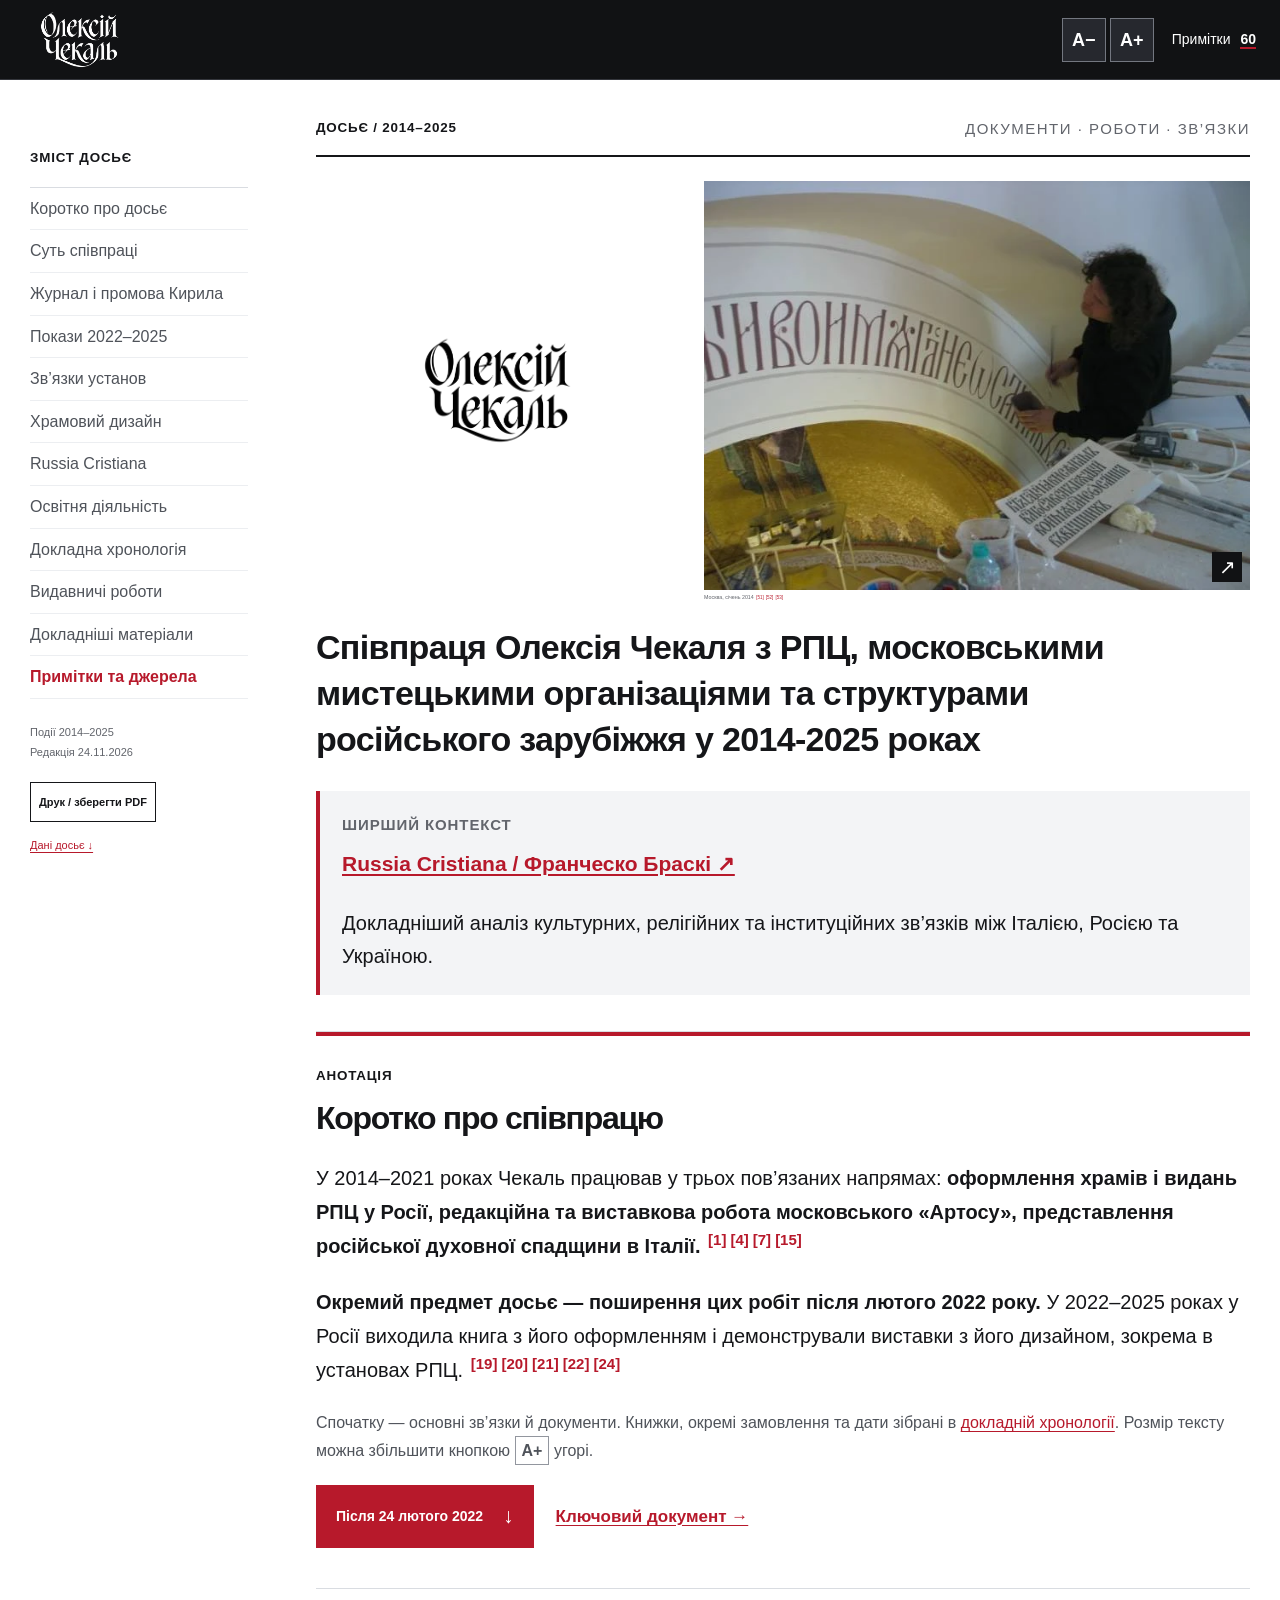
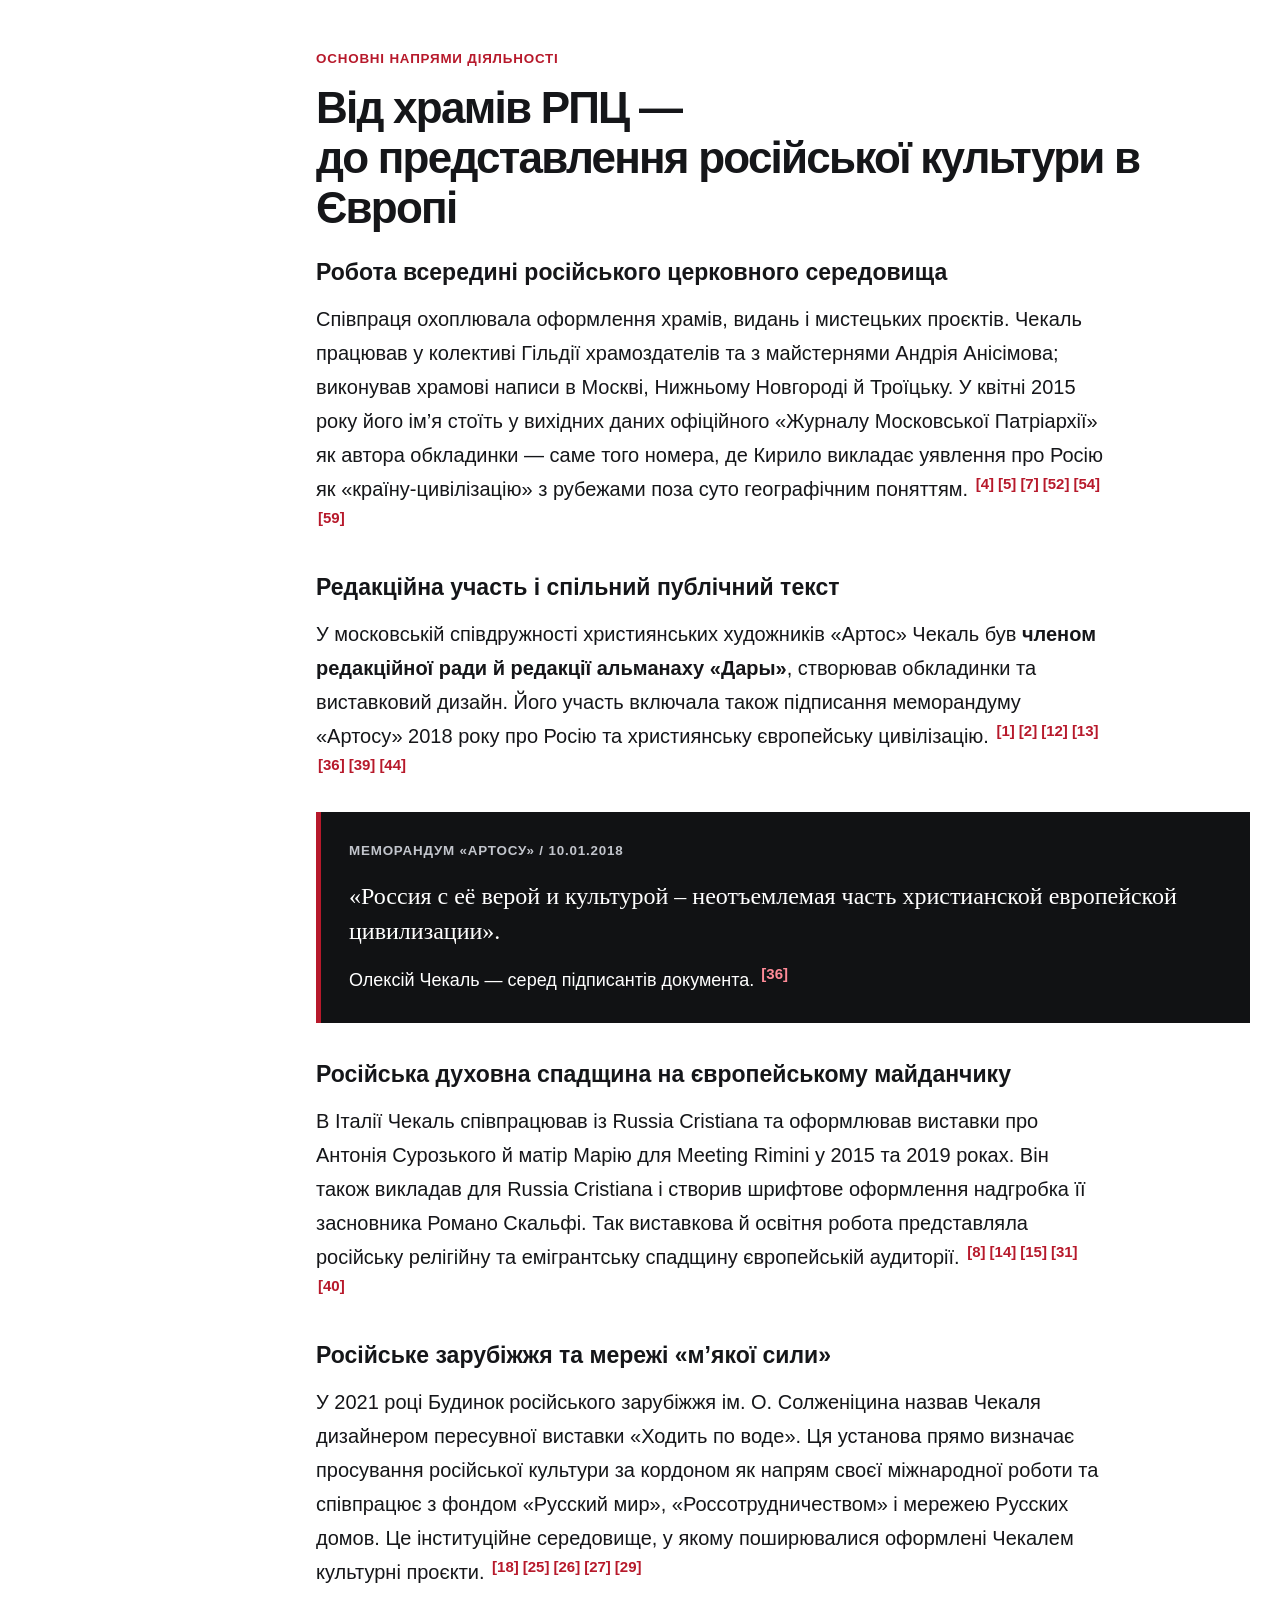
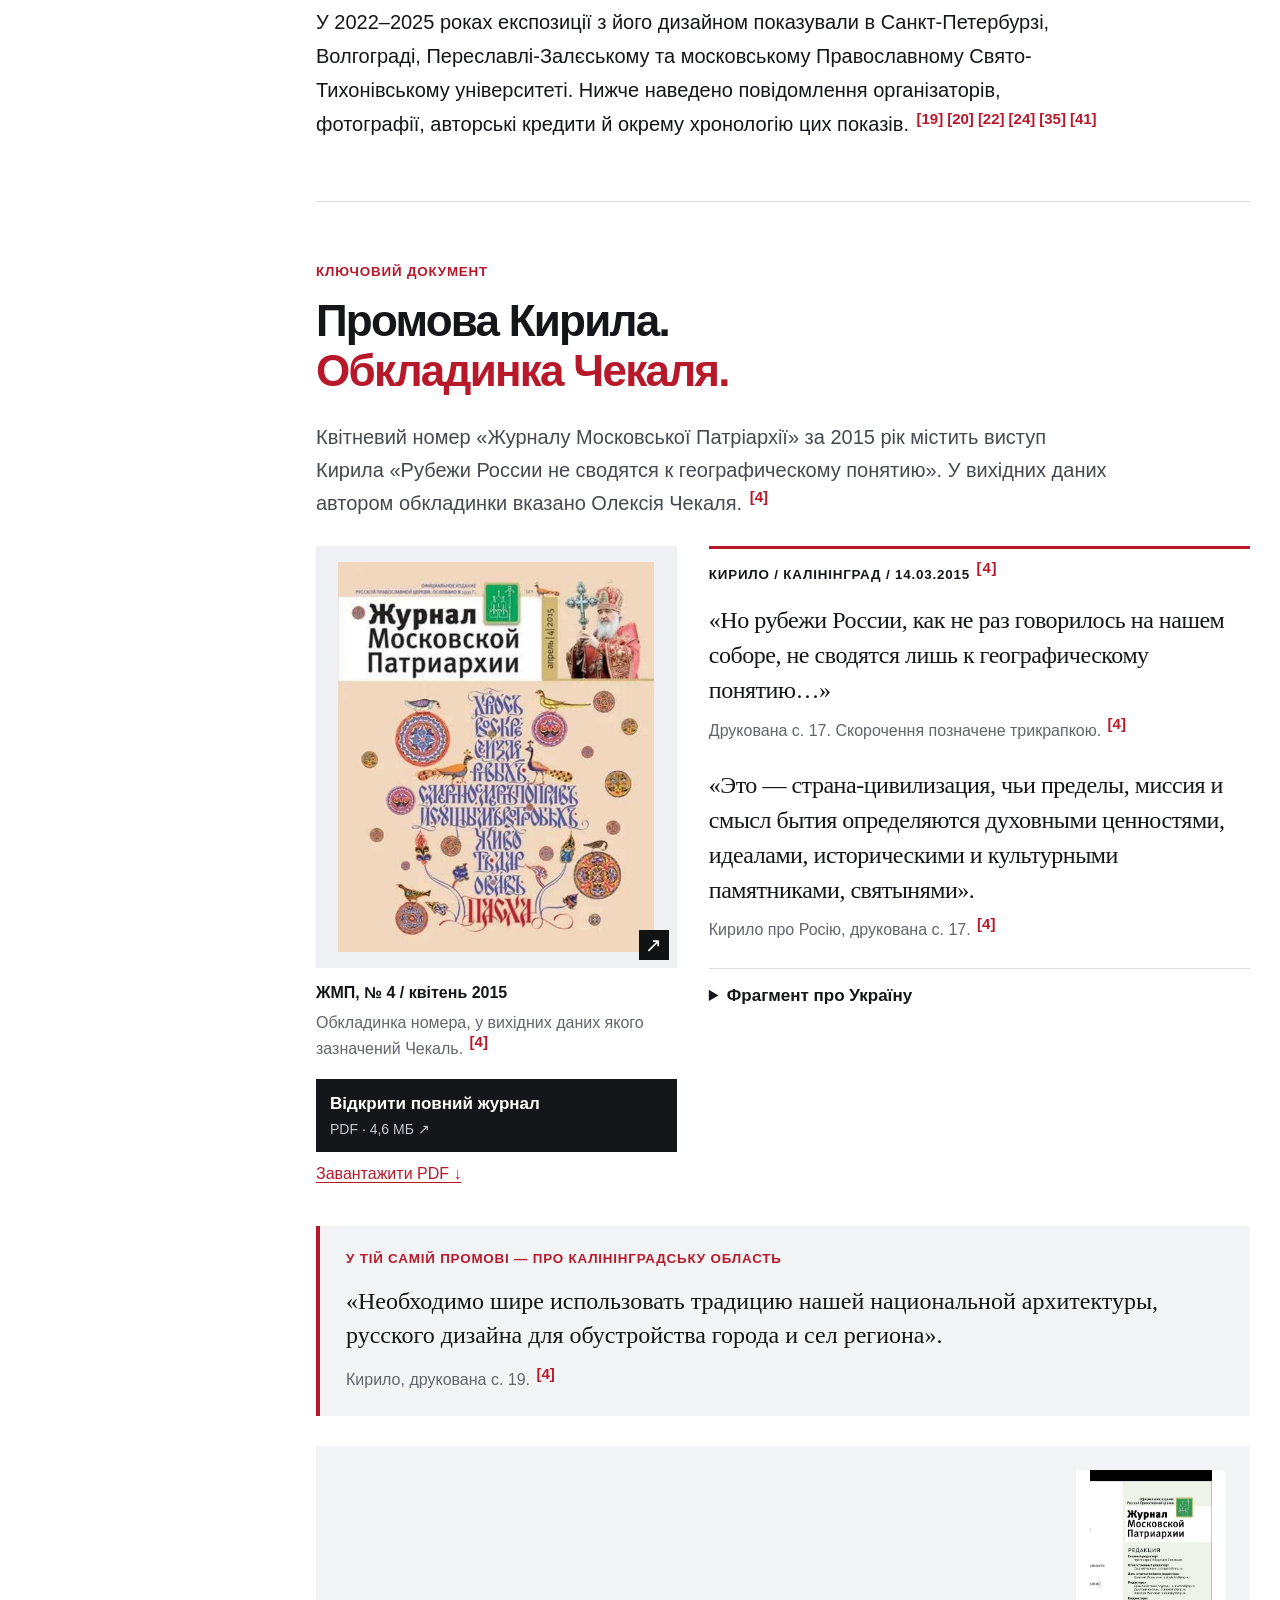
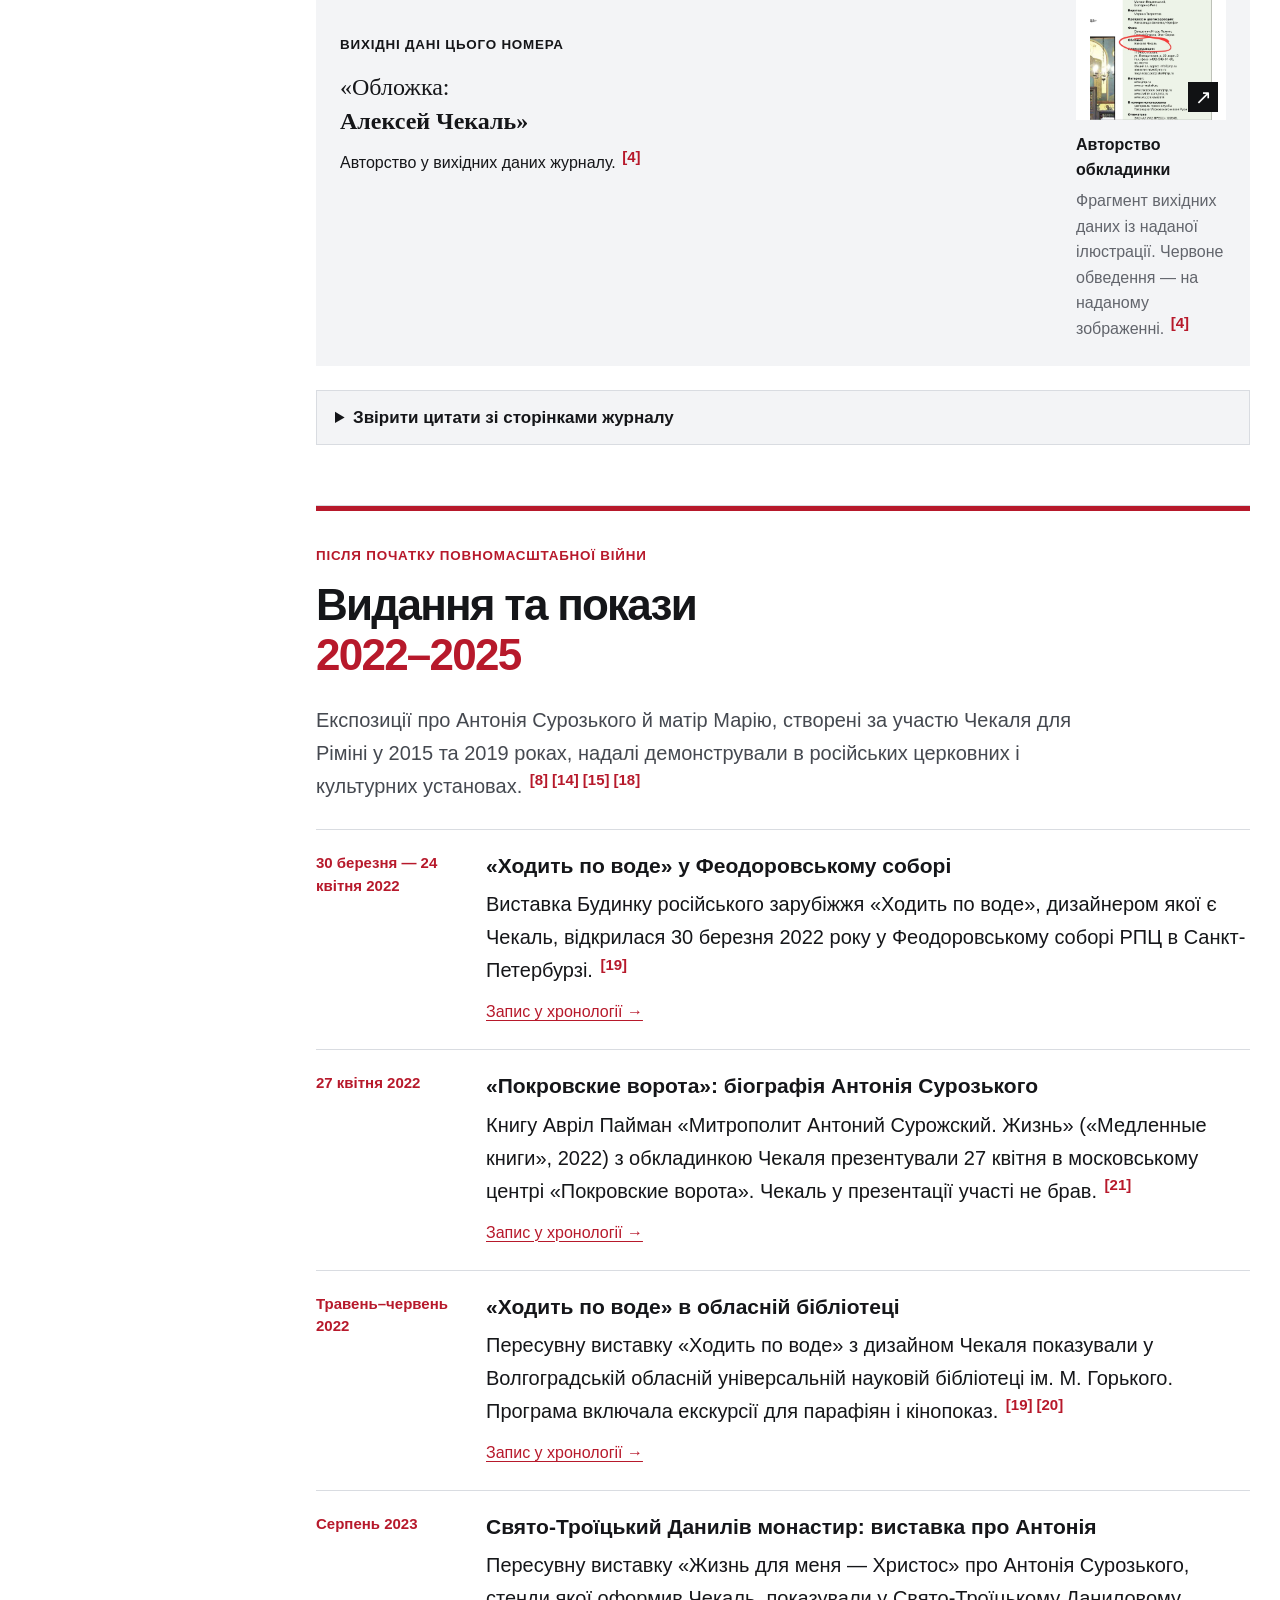
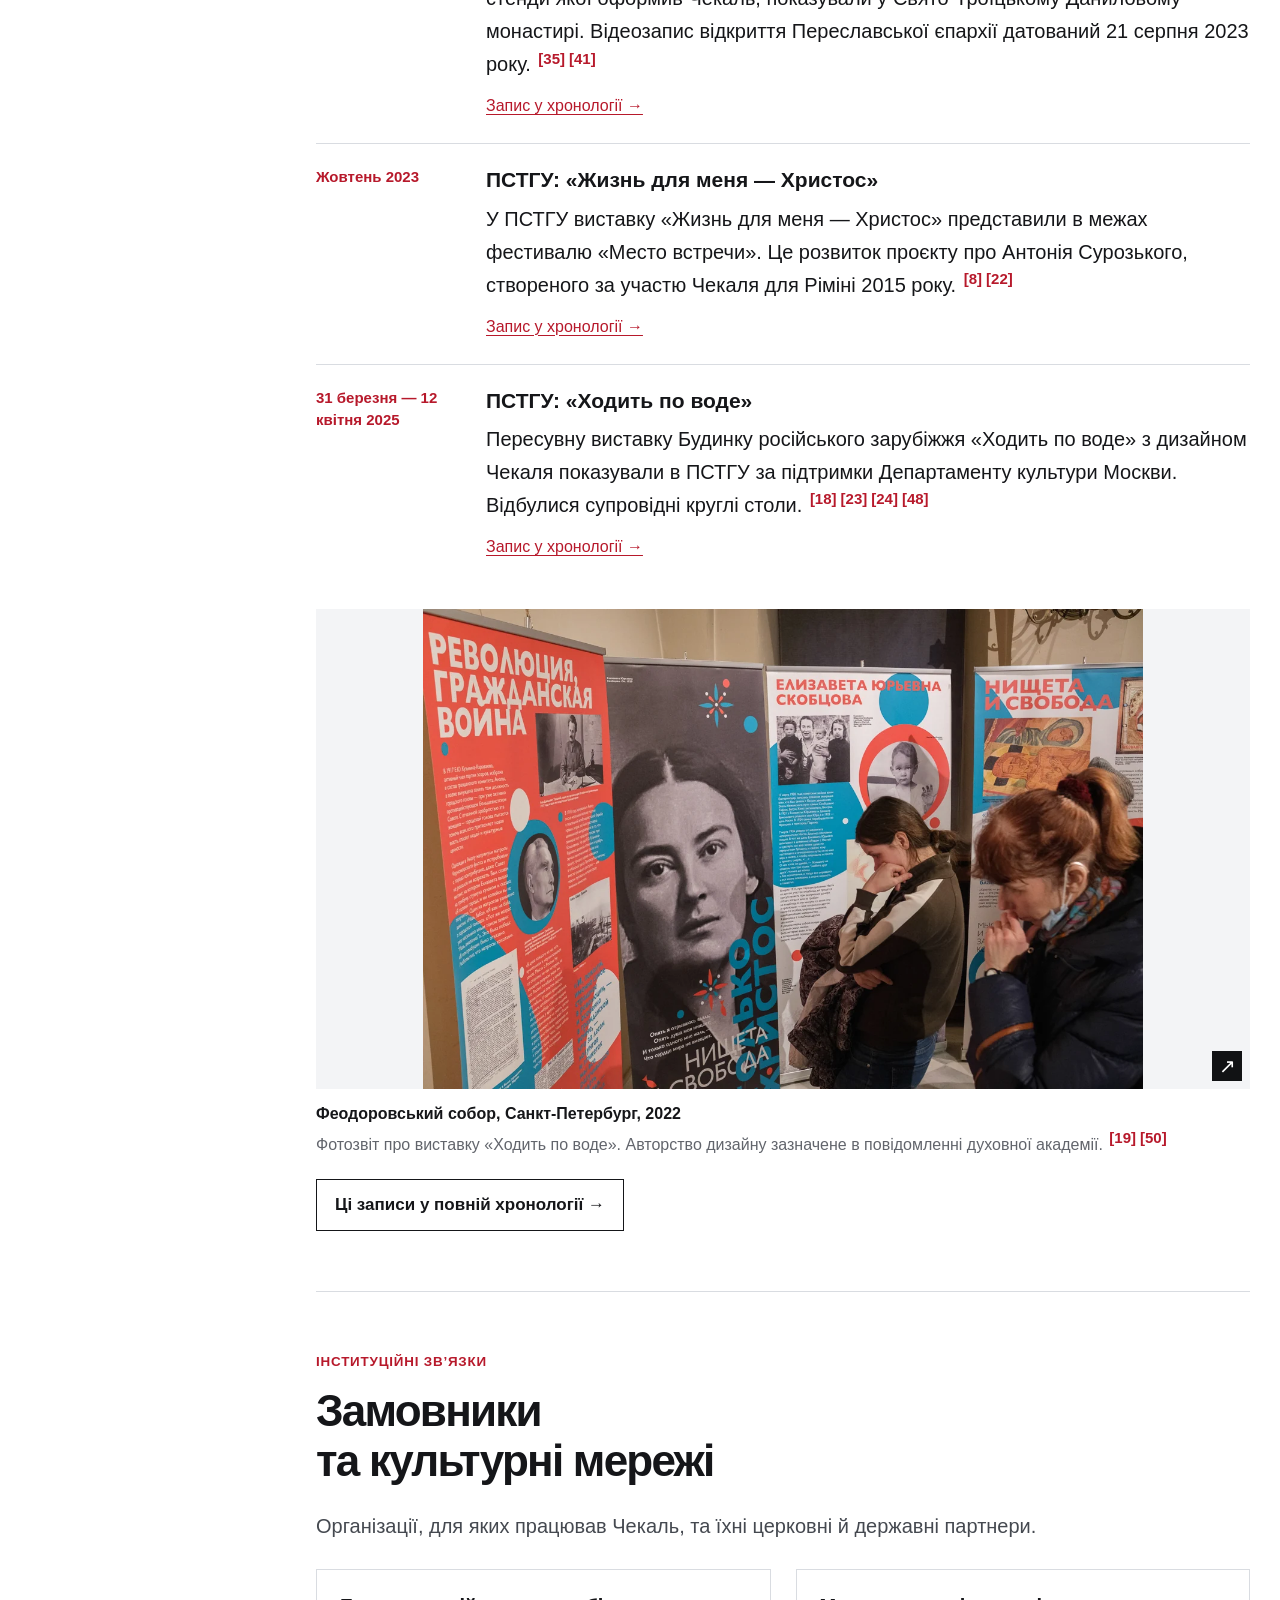
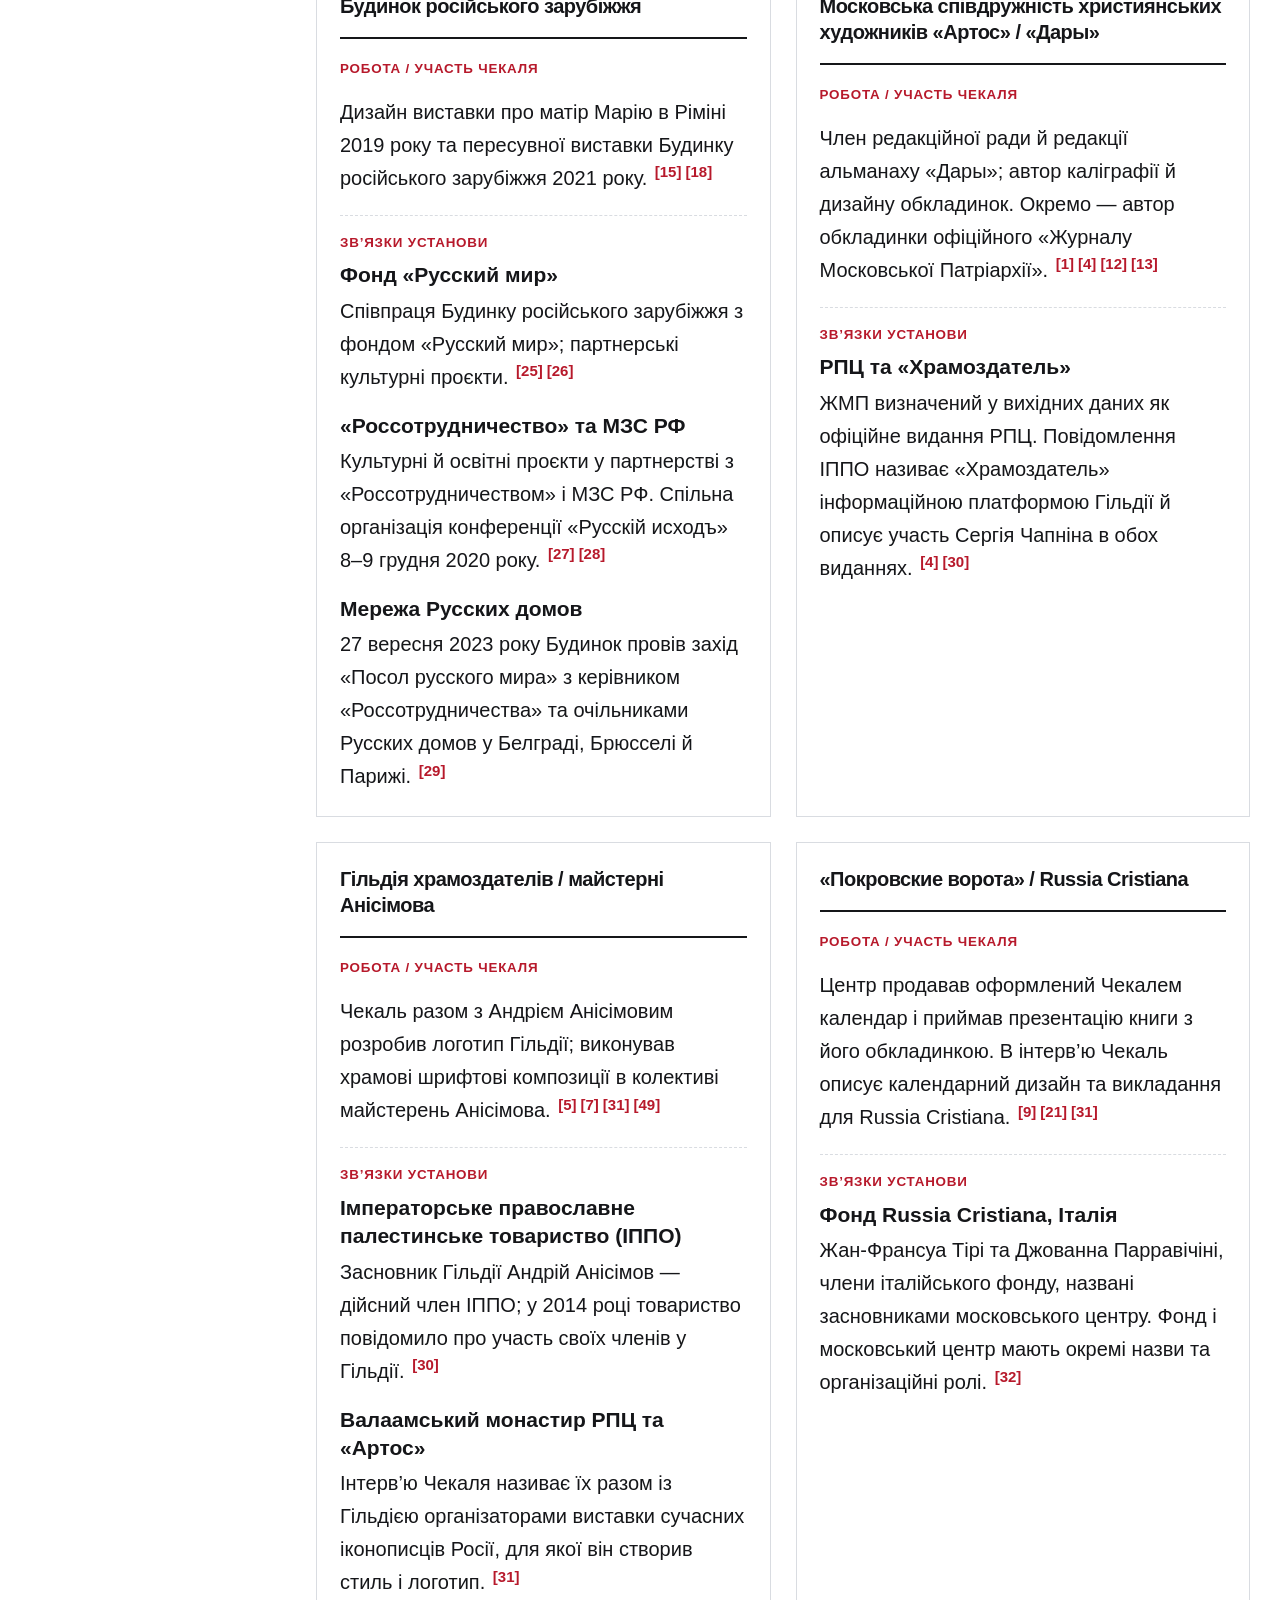
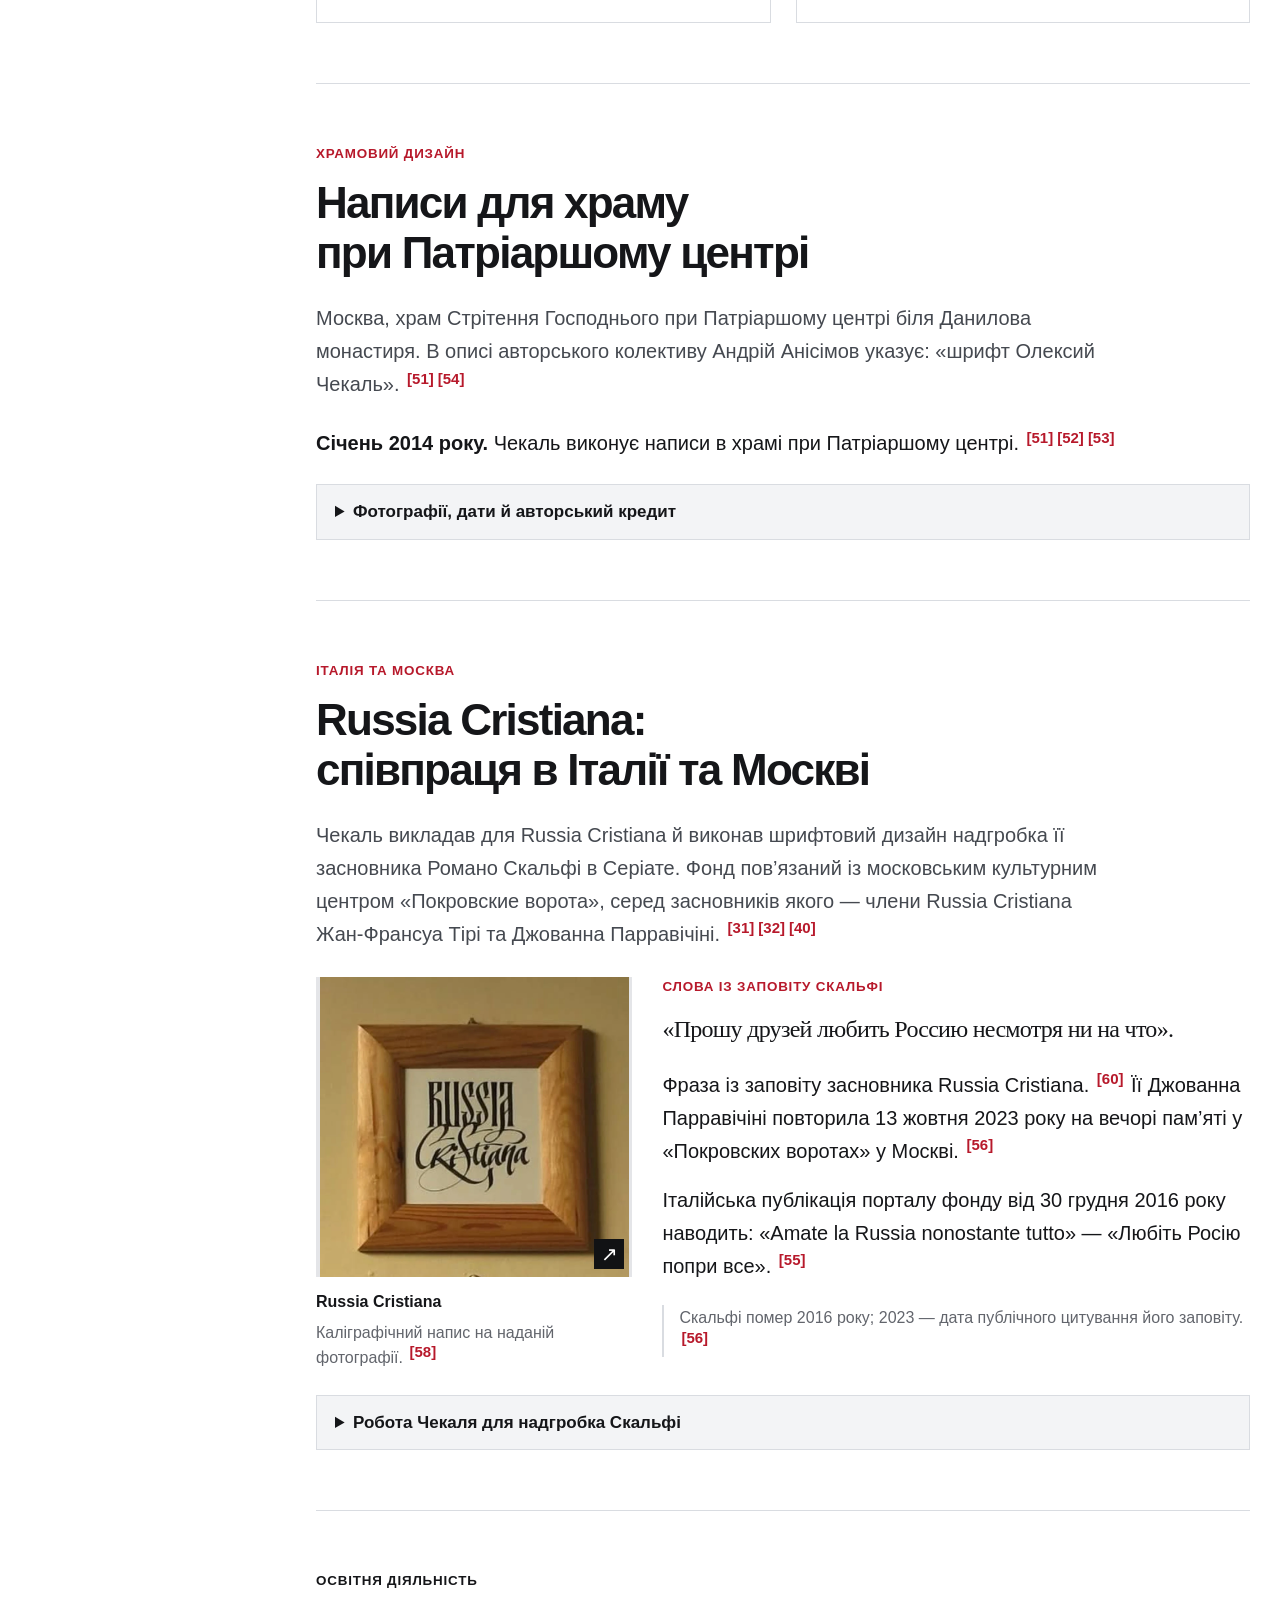
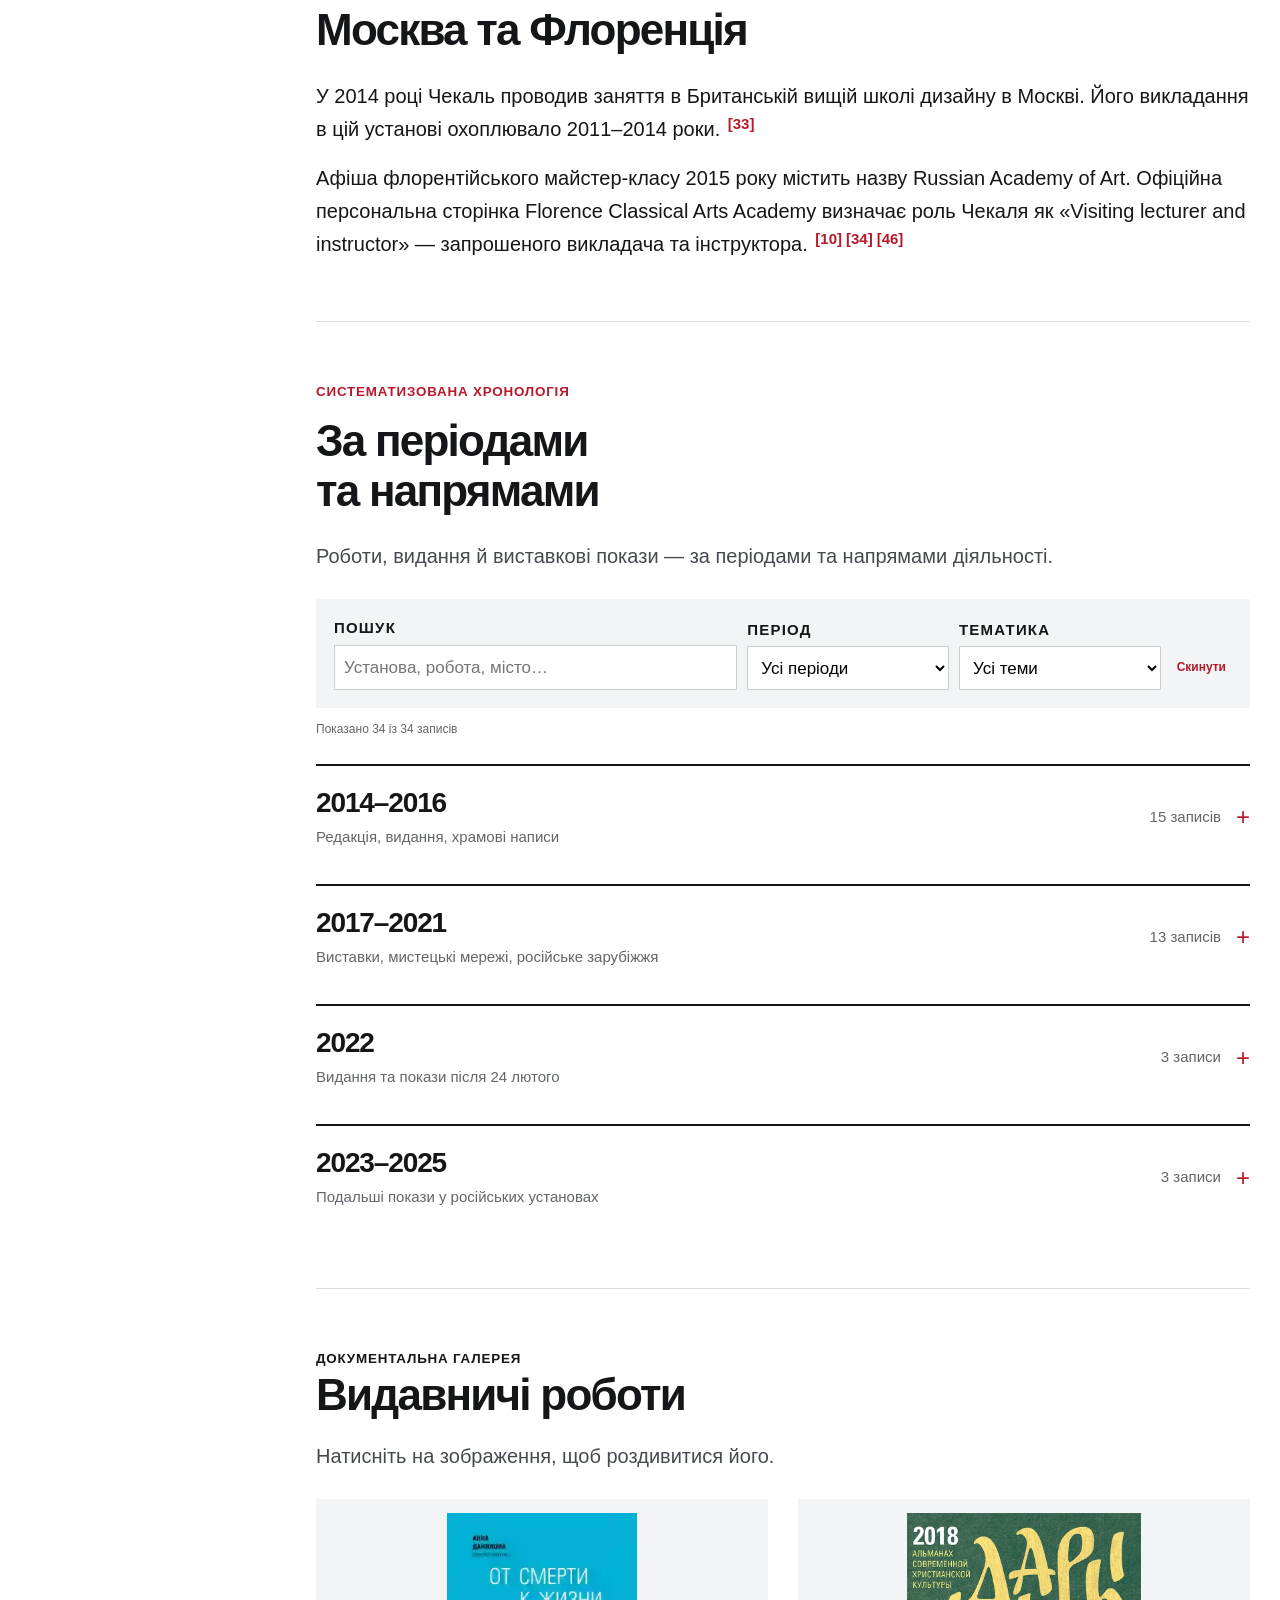
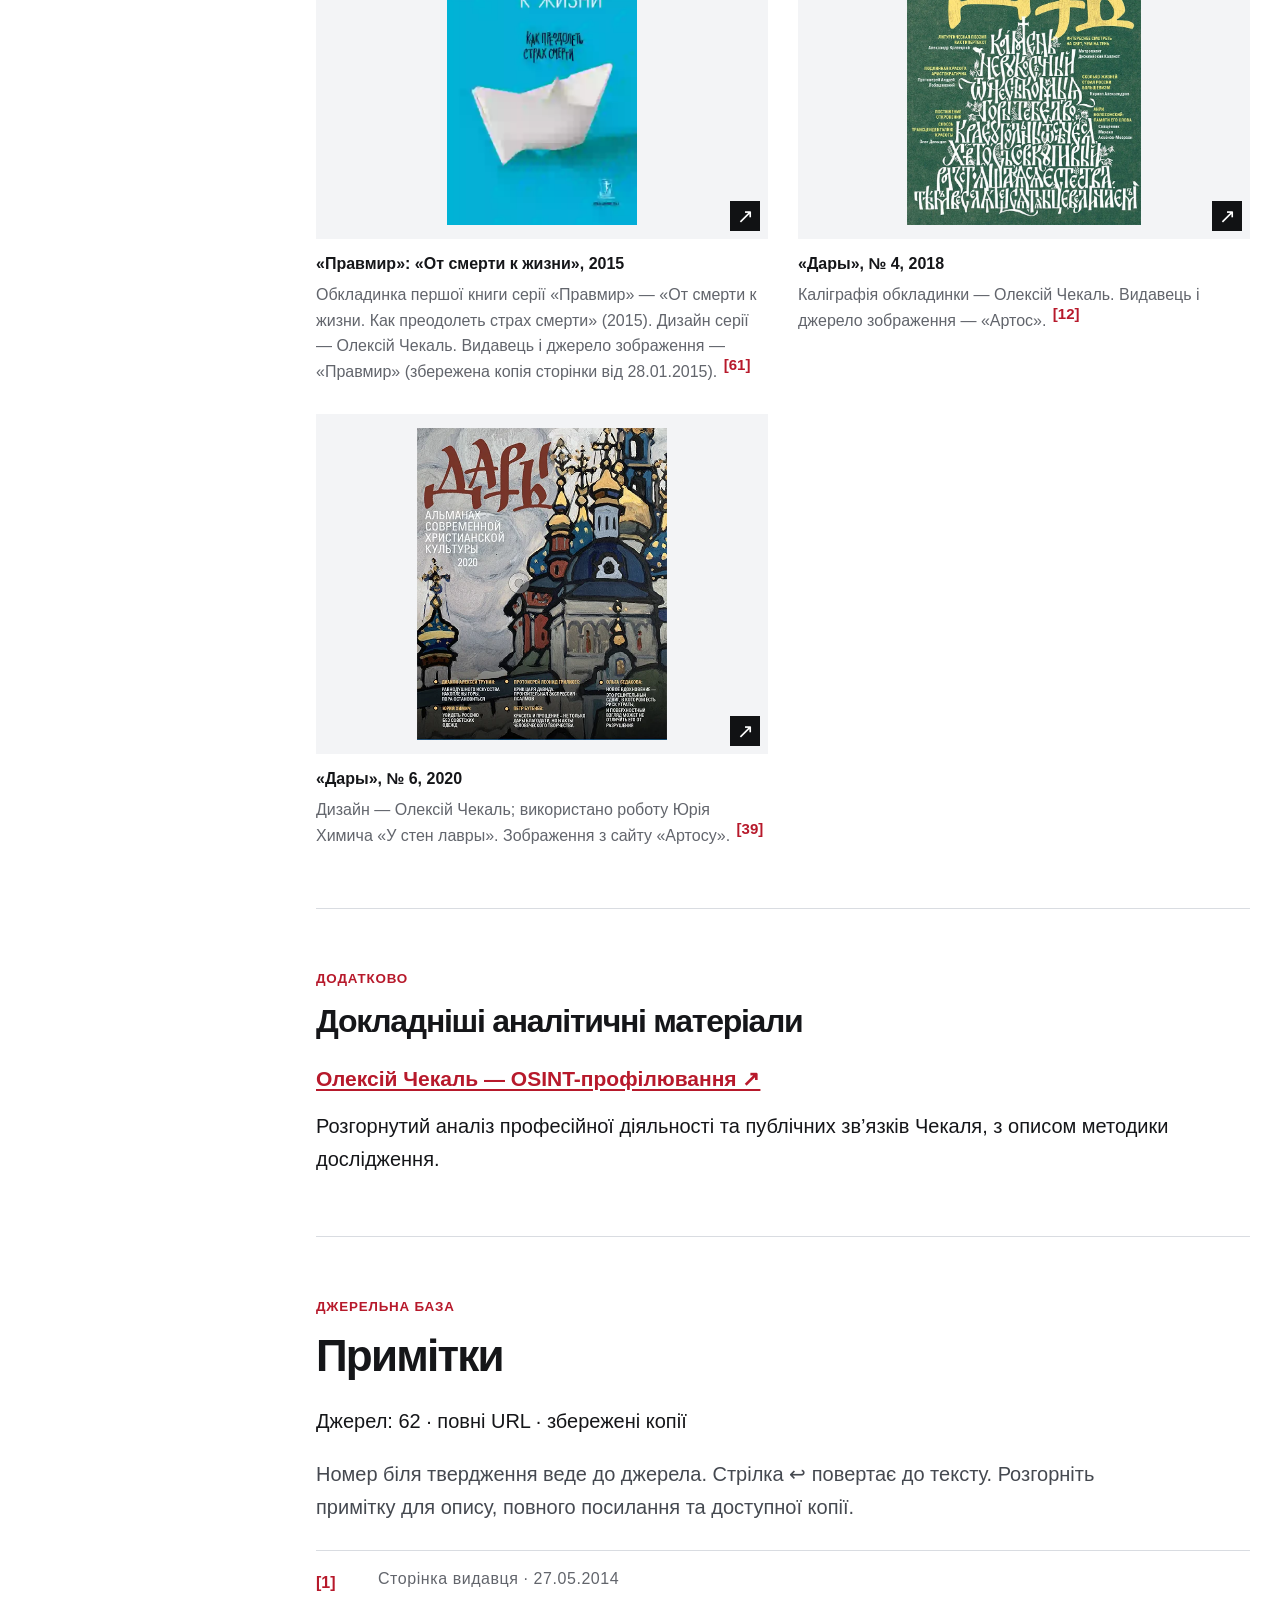
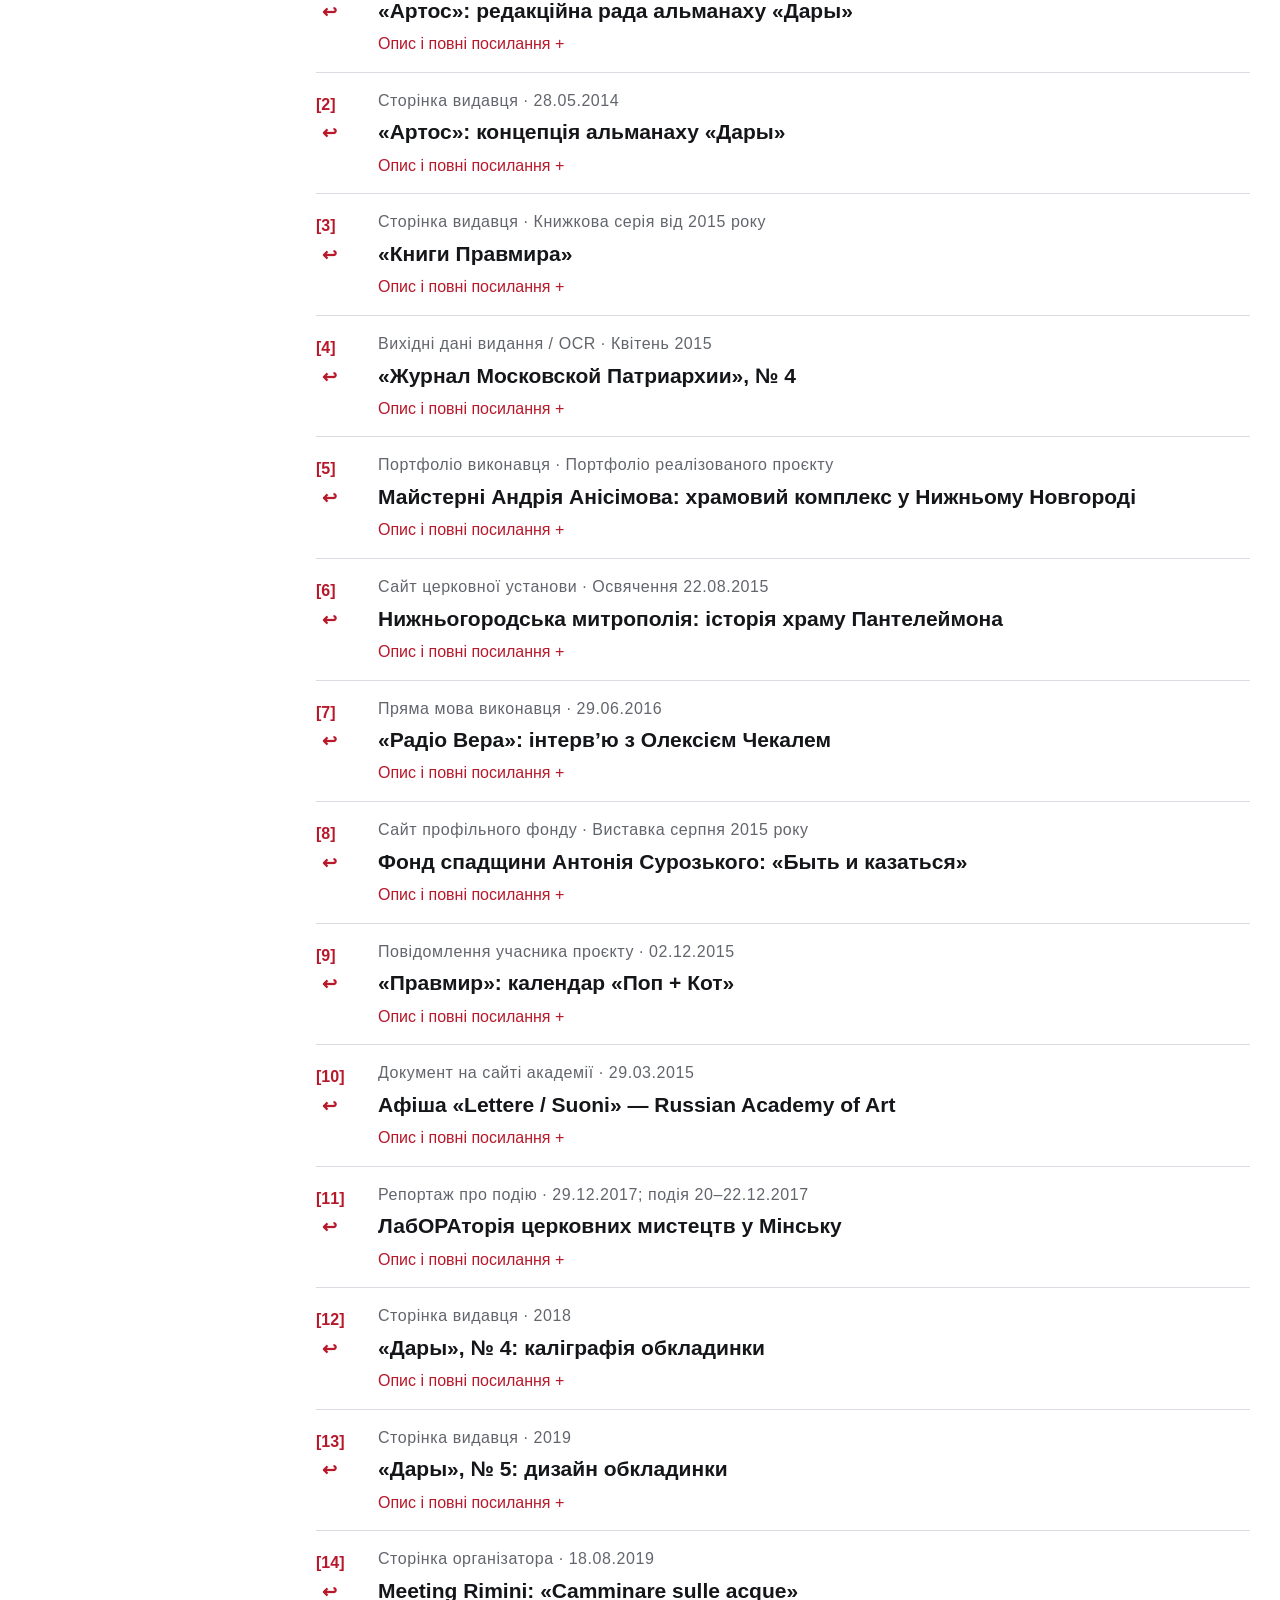
<file: chekal_ru/index.html>
<!doctype html>
<html lang="uk">
<head><meta charset="utf-8"><meta name="viewport" content="width=device-width,initial-scale=1"><title>Олексій Чекаль — документальне досьє, 2014–2025</title><meta name="description" content="Роботи Олексія Чекаля для російських церковних, культурних і видавничих структур: документи, хронологія, фото та нумеровані джерела."><meta name="theme-color" content="#111214"><link rel="stylesheet" href="style.css?v=caption-20261031"><script defer src="app.js"></script><link rel="canonical" href="https://nestorvolya.github.io/infovarta/chekal_ru/"></head>
<body>
<a href="#overview" class="skip">До короткого огляду</a>
<header class="topbar"><a class="brand header-name" href="#top" aria-label="Олексій Чекаль — на початок"><img src="assets/chekal-editorial-lettering.webp" width="1500" height="1000" alt="Олексій Чекаль"><span class="sr-only">Документальне досьє</span></a><div class="top-actions"><div class="reading-controls" role="group" aria-label="Розмір тексту"><button id="text-smaller" type="button" aria-label="Зменшити текст">A−</button><button id="text-larger" type="button" aria-label="Збільшити текст">A+</button><output id="text-size-status" class="sr-only" aria-live="polite">Розмір тексту: 20 пікселів</output></div><a class="note-shortcut" href="#sources">Примітки <b>60</b></a><details class="mobile-nav"><summary>Зміст <span>☰</span></summary><nav aria-label="Зміст сторінки"><a href="#overview">Коротко про досьє</a><a href="#context">Суть співпраці</a><a href="#journal">Журнал і промова Кирила</a><a href="#recent">Покази 2022–2025</a><a href="#network">Зв’язки установ</a><a href="#temple">Храмовий дизайн</a><a href="#russia-cristiana">Russia Cristiana</a><a href="#education">Освітня діяльність</a><a href="#chronology">Докладна хронологія</a><a href="#illustrations">Видавничі роботи</a><a href="#related-analysis">Докладніші матеріали</a><a href="#sources">Примітки та джерела</a></nav></details></div></header>
<div class="layout"><aside class="sidebar"><p class="eyebrow">ЗМІСТ ДОСЬЄ</p><nav aria-label="Розділи"><a href="#overview">Коротко про досьє</a><a href="#context">Суть співпраці</a><a href="#journal">Журнал і промова Кирила</a><a href="#recent">Покази 2022–2025</a><a href="#network">Зв’язки установ</a><a href="#temple">Храмовий дизайн</a><a href="#russia-cristiana">Russia Cristiana</a><a href="#education">Освітня діяльність</a><a href="#chronology">Докладна хронологія</a><a href="#illustrations">Видавничі роботи</a><a href="#related-analysis">Докладніші матеріали</a><a href="#sources">Примітки та джерела</a></nav><p class="sidebar-meta">Події 2014–2025<br>Редакція 24.11.2026</p><button id="print-button" class="outline-button" type="button">Друк / зберегти PDF</button><a class="data-link" href="dossier-data.json" download>Дані досьє ↓</a></aside>
<main id="top">
<section class="hero"><div class="hero-line"><span class="eyebrow">ДОСЬЄ / 2014–2025</span><span class="issue-label">ДОКУМЕНТИ · РОБОТИ · ЗВ’ЯЗКИ</span></div><div class="hero-composition"><div class="hero-visuals"><h1><span class="sr-only">Олексій Чекаль</span><img class="name-lettering" src="assets/chekal-editorial-lettering.webp" width="1500" height="1000" alt="" fetchpriority="high"><span class="sr-only">Напис імені — редакційна AI-стилізація. <sup class="refs"><a id="cite-57-1" href="#source-57" role="doc-noteref" aria-label="Примітка 57">[57]</a></sup></span></h1><figure class="hero-photo-figure"><button type="button" class="image-open hero-photo" data-image="assets/moscow-temple-work.webp" data-title="Чекаль за роботою в храмі при Патріаршому центрі" data-caption="Січень 2014 року. Храм Стрітення Господнього при Патріаршому центрі, Москва." aria-label="Збільшити фото Чекаля за роботою в храмі"><img src="assets/moscow-temple-work.webp" width="640" height="480" alt="Олексій Чекаль виконує написи в храмі при Патріаршому центрі в Москві, січень 2014 року" fetchpriority="high"><span class="image-expand">↗</span></button><figcaption>Москва, січень 2014 <sup class="refs"><a id="cite-51-1" href="#source-51" role="doc-noteref" aria-label="Примітка 51">[51]</a><a id="cite-52-1" href="#source-52" role="doc-noteref" aria-label="Примітка 52">[52]</a><a id="cite-53-1" href="#source-53" role="doc-noteref" aria-label="Примітка 53">[53]</a></sup></figcaption></figure></div></div><p class="hero-deck">Співпраця Олексія Чекаля з РПЦ, московськими мистецькими організаціями та структурами російського зарубіжжя у 2014-2025 роках</p><aside class="related-context" aria-label="Ширший контекст"><p class="related-label">ШИРШИЙ КОНТЕКСТ</p><a class="related-title" href="https://nestorvolya.github.io/cases/braschi_rc/" target="_blank" rel="noopener">Russia Cristiana / Франческо Браскі ↗</a><p>Докладніший аналіз культурних, релігійних та інституційних зв’язків між Італією, Росією та Україною.</p></aside></section>

<section id="overview" class="overview abstract"><p class="eyebrow">АНОТАЦІЯ</p><h2>Коротко про співпрацю</h2><p>У 2014–2021 роках Чекаль працював у трьох пов’язаних напрямах: <strong>оформлення храмів і видань РПЦ у Росії, редакційна та виставкова робота московського «Артосу», представлення російської духовної спадщини в Італії.</strong> <sup class="refs"><a id="cite-1-1" href="#source-1" role="doc-noteref" aria-label="Примітка 1">[1]</a><a id="cite-4-1" href="#source-4" role="doc-noteref" aria-label="Примітка 4">[4]</a><a id="cite-7-1" href="#source-7" role="doc-noteref" aria-label="Примітка 7">[7]</a><a id="cite-15-1" href="#source-15" role="doc-noteref" aria-label="Примітка 15">[15]</a></sup></p><p><strong>Окремий предмет досьє — поширення цих робіт після лютого 2022 року.</strong> У 2022–2025 роках у Росії виходила книга з його оформленням і демонстрували виставки з його дизайном, зокрема в установах РПЦ. <sup class="refs"><a id="cite-19-1" href="#source-19" role="doc-noteref" aria-label="Примітка 19">[19]</a><a id="cite-20-1" href="#source-20" role="doc-noteref" aria-label="Примітка 20">[20]</a><a id="cite-21-1" href="#source-21" role="doc-noteref" aria-label="Примітка 21">[21]</a><a id="cite-22-1" href="#source-22" role="doc-noteref" aria-label="Примітка 22">[22]</a><a id="cite-24-1" href="#source-24" role="doc-noteref" aria-label="Примітка 24">[24]</a></sup></p><p class="reading-hint">Спочатку — основні зв’язки й документи. Книжки, окремі замовлення та дати зібрані в <a href="#chronology">докладній хронології</a>. Розмір тексту можна збільшити кнопкою <b>A+</b> угорі.</p><div class="hero-links"><a href="#recent" class="primary">Після 24 лютого 2022 <span>↓</span></a><a href="#journal" class="text-link">Ключовий документ →</a></div></section>

<section id="context" class="narrative"><div class="section-heading"><p class="eyebrow">ОСНОВНІ НАПРЯМИ ДІЯЛЬНОСТІ</p><h2>Від храмів РПЦ —<br>до представлення російської культури в Європі</h2></div><div class="narrative-flow"><h3>Робота всередині російського церковного середовища</h3><p>Співпраця охоплювала оформлення храмів, видань і мистецьких проєктів. Чекаль працював у колективі Гільдії храмоздателів та з майстернями Андрія Анісімова; виконував храмові написи в Москві, Нижньому Новгороді й Троїцьку. У квітні 2015 року його ім’я стоїть у вихідних даних офіційного «Журналу Московської Патріархії» як автора обкладинки — саме того номера, де Кирило викладає уявлення про Росію як «країну-цивілізацію» з рубежами поза суто географічним поняттям. <sup class="refs"><a id="cite-4-2" href="#source-4" role="doc-noteref" aria-label="Примітка 4">[4]</a><a id="cite-5-1" href="#source-5" role="doc-noteref" aria-label="Примітка 5">[5]</a><a id="cite-7-2" href="#source-7" role="doc-noteref" aria-label="Примітка 7">[7]</a><a id="cite-52-2" href="#source-52" role="doc-noteref" aria-label="Примітка 52">[52]</a><a id="cite-54-1" href="#source-54" role="doc-noteref" aria-label="Примітка 54">[54]</a><a id="cite-59-1" href="#source-59" role="doc-noteref" aria-label="Примітка 59">[59]</a></sup></p><h3>Редакційна участь і спільний публічний текст</h3><p>У московській співдружності християнських художників «Артос» Чекаль був <strong>членом редакційної ради й редакції альманаху «Дары»</strong>, створював обкладинки та виставковий дизайн. Його участь включала також підписання меморандуму «Артосу» 2018 року про Росію та християнську європейську цивілізацію. <sup class="refs"><a id="cite-1-2" href="#source-1" role="doc-noteref" aria-label="Примітка 1">[1]</a><a id="cite-2-1" href="#source-2" role="doc-noteref" aria-label="Примітка 2">[2]</a><a id="cite-12-1" href="#source-12" role="doc-noteref" aria-label="Примітка 12">[12]</a><a id="cite-13-1" href="#source-13" role="doc-noteref" aria-label="Примітка 13">[13]</a><a id="cite-36-1" href="#source-36" role="doc-noteref" aria-label="Примітка 36">[36]</a><a id="cite-39-1" href="#source-39" role="doc-noteref" aria-label="Примітка 39">[39]</a><a id="cite-44-1" href="#source-44" role="doc-noteref" aria-label="Примітка 44">[44]</a></sup></p><div class="memorandum"><p class="eyebrow">МЕМОРАНДУМ «АРТОСУ» / 10.01.2018</p><blockquote lang="ru">«Россия с её верой и культурой – неотъемлемая часть христианской европейской цивилизации».</blockquote><p>Олексій Чекаль — серед підписантів документа. <sup class="refs"><a id="cite-36-2" href="#source-36" role="doc-noteref" aria-label="Примітка 36">[36]</a></sup></p></div><h3>Російська духовна спадщина на європейському майданчику</h3><p>В Італії Чекаль співпрацював із Russia Cristiana та оформлював виставки про Антонія Сурозького й матір Марію для Meeting Rimini у 2015 та 2019 роках. Він також викладав для Russia Cristiana і створив шрифтове оформлення надгробка її засновника Романо Скальфі. Так виставкова й освітня робота представляла російську релігійну та емігрантську спадщину європейській аудиторії. <sup class="refs"><a id="cite-8-1" href="#source-8" role="doc-noteref" aria-label="Примітка 8">[8]</a><a id="cite-14-1" href="#source-14" role="doc-noteref" aria-label="Примітка 14">[14]</a><a id="cite-15-2" href="#source-15" role="doc-noteref" aria-label="Примітка 15">[15]</a><a id="cite-31-1" href="#source-31" role="doc-noteref" aria-label="Примітка 31">[31]</a><a id="cite-40-1" href="#source-40" role="doc-noteref" aria-label="Примітка 40">[40]</a></sup></p><h3>Російське зарубіжжя та мережі «м’якої сили»</h3><p>У 2021 році Будинок російського зарубіжжя ім. О. Солженіцина назвав Чекаля дизайнером пересувної виставки «Ходить по воде». Ця установа прямо визначає просування російської культури за кордоном як напрям своєї міжнародної роботи та співпрацює з фондом «Русский мир», «Россотрудничеством» і мережею Русских домов. Це інституційне середовище, у якому поширювалися оформлені Чекалем культурні проєкти. <sup class="refs"><a id="cite-18-1" href="#source-18" role="doc-noteref" aria-label="Примітка 18">[18]</a><a id="cite-25-1" href="#source-25" role="doc-noteref" aria-label="Примітка 25">[25]</a><a id="cite-26-1" href="#source-26" role="doc-noteref" aria-label="Примітка 26">[26]</a><a id="cite-27-1" href="#source-27" role="doc-noteref" aria-label="Примітка 27">[27]</a><a id="cite-29-1" href="#source-29" role="doc-noteref" aria-label="Примітка 29">[29]</a></sup></p><p>У 2022–2025 роках експозиції з його дизайном показували в Санкт-Петербурзі, Волгограді, Переславлі-Залєському та московському Православному Свято-Тихонівському університеті. Нижче наведено повідомлення організаторів, фотографії, авторські кредити й окрему хронологію цих показів. <sup class="refs"><a id="cite-19-2" href="#source-19" role="doc-noteref" aria-label="Примітка 19">[19]</a><a id="cite-20-2" href="#source-20" role="doc-noteref" aria-label="Примітка 20">[20]</a><a id="cite-22-2" href="#source-22" role="doc-noteref" aria-label="Примітка 22">[22]</a><a id="cite-24-2" href="#source-24" role="doc-noteref" aria-label="Примітка 24">[24]</a><a id="cite-35-1" href="#source-35" role="doc-noteref" aria-label="Примітка 35">[35]</a><a id="cite-41-1" href="#source-41" role="doc-noteref" aria-label="Примітка 41">[41]</a></sup></p></div></section>

<section id="journal" class="journal"><div class="section-heading"><p class="eyebrow">КЛЮЧОВИЙ ДОКУМЕНТ</p><h2>Промова Кирила.<br><span class="accent">Обкладинка Чекаля.</span></h2></div><p class="section-intro">Квітневий номер «Журналу Московської Патріархії» за 2015 рік містить виступ Кирила «Рубежи России не сводятся к географическому понятию». У вихідних даних автором обкладинки вказано Олексія Чекаля. <sup class="refs"><a id="cite-4-3" href="#source-4" role="doc-noteref" aria-label="Примітка 4">[4]</a></sup></p>
<div class="journal-grid"><div class="journal-cover"><figure class="document-image cover-figure"><button type="button" class="image-open" data-image="assets/jmp-cover.webp" data-title="ЖМП, № 4 / квітень 2015" data-caption="Обкладинка номера, у вихідних даних якого зазначений Чекаль." aria-label="Збільшити: ЖМП, № 4 / квітень 2015"><img src="assets/jmp-cover.webp" width="1000" height="1234" alt="ЖМП, № 4 / квітень 2015" loading="lazy" decoding="async"><span class="image-expand">↗</span></button><figcaption><strong>ЖМП, № 4 / квітень 2015</strong><p>Обкладинка номера, у вихідних даних якого зазначений Чекаль. <sup class="refs"><a id="cite-4-4" href="#source-4" role="doc-noteref" aria-label="Примітка 4">[4]</a></sup></p></figcaption></figure><a class="document-button" href="documents/jmp-2015-04.pdf" target="_blank" rel="noopener">Відкрити повний журнал <span>PDF · 4,6 МБ ↗</span></a><a class="download-link" href="documents/jmp-2015-04.pdf" download>Завантажити PDF ↓</a></div><div class="speech"><p class="eyebrow">КИРИЛО / КАЛІНІНГРАД / 14.03.2015 <sup class="refs"><a id="cite-4-5" href="#source-4" role="doc-noteref" aria-label="Примітка 4">[4]</a></sup></p><blockquote lang="ru">«Но рубежи России, как не раз говорилось на нашем соборе, не сводятся лишь к географическому понятию…»</blockquote><p class="quote-source">Друкована с. 17. Скорочення позначене трикрапкою. <sup class="refs"><a id="cite-4-6" href="#source-4" role="doc-noteref" aria-label="Примітка 4">[4]</a></sup></p><blockquote lang="ru">«Это — страна-цивилизация, чьи пределы, миссия и смысл бытия определяются духовными ценностями, идеалами, историческими и культурными памятниками, святынями».</blockquote><p class="quote-source">Кирило про Росію, друкована с. 17. <sup class="refs"><a id="cite-4-7" href="#source-4" role="doc-noteref" aria-label="Примітка 4">[4]</a></sup></p><details class="speech-more"><summary>Фрагмент про Україну</summary><blockquote lang="ru">«Знаем, что и сегодня, если посмотреть на катастрофу, которая происходит на братской Украине, во многом религиозные истоки нынешнего конфликта проявляют себя достаточно ясно».</blockquote><p class="quote-source">Друкована с. 17. <sup class="refs"><a id="cite-4-8" href="#source-4" role="doc-noteref" aria-label="Примітка 4">[4]</a></sup></p></details></div></div>
<div class="design-quote"><p class="eyebrow">У ТІЙ САМІЙ ПРОМОВІ — ПРО КАЛІНІНГРАДСЬКУ ОБЛАСТЬ</p><blockquote lang="ru">«Необходимо шире использовать традицию нашей национальной архитектуры, русского дизайна для обустройства города и сел региона».</blockquote><p>Кирило, друкована с. 19. <sup class="refs"><a id="cite-4-9" href="#source-4" role="doc-noteref" aria-label="Примітка 4">[4]</a></sup></p></div><div class="credit-band"><div><p class="eyebrow">ВИХІДНІ ДАНІ ЦЬОГО НОМЕРА</p><p class="credit-quote" lang="ru">«Обложка:<br><strong>Алексей Чекаль»</strong></p><p>Авторство у вихідних даних журналу. <sup class="refs"><a id="cite-4-10" href="#source-4" role="doc-noteref" aria-label="Примітка 4">[4]</a></sup></p></div><figure class="document-image credit-figure"><button type="button" class="image-open" data-image="assets/jmp-credit-marked.webp" data-title="Авторство обкладинки" data-caption="Фрагмент вихідних даних із наданої ілюстрації. Червоне обведення — на наданому зображенні." aria-label="Збільшити: Авторство обкладинки"><img src="assets/jmp-credit-marked.webp" width="755" height="1536" alt="Авторство обкладинки" loading="lazy" decoding="async"><span class="image-expand">↗</span></button><figcaption><strong>Авторство обкладинки</strong><p>Фрагмент вихідних даних із наданої ілюстрації. Червоне обведення — на наданому зображенні. <sup class="refs"><a id="cite-4-11" href="#source-4" role="doc-noteref" aria-label="Примітка 4">[4]</a></sup></p></figcaption></figure></div><details class="document-proof"><summary>Звірити цитати зі сторінками журналу</summary><p>Виступ 14 березня 2015 року: друковані сторінки 16–19. Цитати про рубежі й Україну — с. 17 (PDF-сторінка 9); фрагмент про дизайн — с. 19 (PDF-сторінка 10). <sup class="refs"><a id="cite-4-12" href="#source-4" role="doc-noteref" aria-label="Примітка 4">[4]</a></sup></p><figure class="document-image "><button type="button" class="image-open" data-image="assets/jmp-speech-spread.webp" data-title="Друковані сторінки 16–17" data-caption="Виступ Кирила; цитовані фрагменти розташовані на правій сторінці." aria-label="Збільшити: Друковані сторінки 16–17"><img src="assets/jmp-speech-spread.webp" width="2200" height="1369" alt="Друковані сторінки 16–17" loading="lazy" decoding="async"><span class="image-expand">↗</span></button><figcaption><strong>Друковані сторінки 16–17</strong><p>Виступ Кирила; цитовані фрагменти розташовані на правій сторінці. <sup class="refs"><a id="cite-4-13" href="#source-4" role="doc-noteref" aria-label="Примітка 4">[4]</a></sup></p></figcaption></figure><figure class="document-image "><button type="button" class="image-open" data-image="assets/jmp-design-spread.webp" data-title="Друковані сторінки 18–19" data-caption="Фрагмент про російський дизайн — на правій сторінці; початок абзацу про архітектурно-культурний ландшафт — унизу лівої." aria-label="Збільшити: Друковані сторінки 18–19"><img src="assets/jmp-design-spread.webp" width="2200" height="1369" alt="Друковані сторінки 18–19" loading="lazy" decoding="async"><span class="image-expand">↗</span></button><figcaption><strong>Друковані сторінки 18–19</strong><p>Фрагмент про російський дизайн — на правій сторінці; початок абзацу про архітектурно-культурний ландшафт — унизу лівої. <sup class="refs"><a id="cite-4-14" href="#source-4" role="doc-noteref" aria-label="Примітка 4">[4]</a></sup></p></figcaption></figure><figure class="document-image "><button type="button" class="image-open" data-image="assets/jmp-masthead.webp" data-title="Редакційна колонка номера" data-caption="Повна PDF-сторінка 4 із рядком про авторство обкладинки." aria-label="Збільшити: Редакційна колонка номера"><img src="assets/jmp-masthead.webp" width="1700" height="1058" alt="Редакційна колонка номера" loading="lazy" decoding="async"><span class="image-expand">↗</span></button><figcaption><strong>Редакційна колонка номера</strong><p>Повна PDF-сторінка 4 із рядком про авторство обкладинки. <sup class="refs"><a id="cite-4-15" href="#source-4" role="doc-noteref" aria-label="Примітка 4">[4]</a></sup></p></figcaption></figure><a href="documents/jmp-2015-04.pdf#page=9" target="_blank" rel="noopener">Відкрити розворот у PDF ↗</a></details></section>

<section id="recent" class="recent"><div class="section-heading"><p class="eyebrow">ПІСЛЯ ПОЧАТКУ ПОВНОМАСШТАБНОЇ ВІЙНИ</p><h2>Видання та покази<br><span class="accent">2022–2025</span></h2></div><p class="section-intro">Експозиції про Антонія Сурозького й матір Марію, створені за участю Чекаля для Ріміні у 2015 та 2019 роках, надалі демонстрували в російських церковних і культурних установах. <sup class="refs"><a id="cite-8-2" href="#source-8" role="doc-noteref" aria-label="Примітка 8">[8]</a><a id="cite-14-2" href="#source-14" role="doc-noteref" aria-label="Примітка 14">[14]</a><a id="cite-15-3" href="#source-15" role="doc-noteref" aria-label="Примітка 15">[15]</a><a id="cite-18-2" href="#source-18" role="doc-noteref" aria-label="Примітка 18">[18]</a></sup></p><article class="recent-entry"><div class="recent-date">30 березня — 24 квітня 2022</div><div><h3>«Ходить по воде» у Феодоровському соборі</h3><p>Виставка Будинку російського зарубіжжя «Ходить по воде», дизайнером якої є Чекаль, відкрилася 30 березня 2022 року у Феодоровському соборі РПЦ в Санкт-Петербурзі. <sup class="refs"><a id="cite-19-3" href="#source-19" role="doc-noteref" aria-label="Примітка 19">[19]</a></sup></p><a class="figure-event" href="#e17">Запис у хронології →</a></div></article><article class="recent-entry"><div class="recent-date">27 квітня 2022</div><div><h3>«Покровские ворота»: біографія Антонія Сурозького</h3><p>Книгу Авріл Пайман «Митрополит Антоний Сурожский. Жизнь» («Медленные книги», 2022) з обкладинкою Чекаля презентували 27 квітня в московському центрі «Покровские ворота». Чекаль у презентації участі не брав. <sup class="refs"><a id="cite-21-2" href="#source-21" role="doc-noteref" aria-label="Примітка 21">[21]</a></sup></p><a class="figure-event" href="#e18">Запис у хронології →</a></div></article><article class="recent-entry"><div class="recent-date">Травень–червень 2022</div><div><h3>«Ходить по воде» в обласній бібліотеці</h3><p>Пересувну виставку «Ходить по воде» з дизайном Чекаля показували у Волгоградській обласній універсальній науковій бібліотеці ім. М. Горького. Програма включала екскурсії для парафіян і кінопоказ. <sup class="refs"><a id="cite-19-4" href="#source-19" role="doc-noteref" aria-label="Примітка 19">[19]</a><a id="cite-20-3" href="#source-20" role="doc-noteref" aria-label="Примітка 20">[20]</a></sup></p><a class="figure-event" href="#e19">Запис у хронології →</a></div></article><article class="recent-entry"><div class="recent-date">Серпень 2023</div><div><h3>Свято-Троїцький Данилів монастир: виставка про Антонія</h3><p>Пересувну виставку «Жизнь для меня — Христос» про Антонія Сурозького, стенди якої оформив Чекаль, показували у Свято-Троїцькому Даниловому монастирі. Відеозапис відкриття Переславської єпархії датований 21 серпня 2023 року. <sup class="refs"><a id="cite-35-2" href="#source-35" role="doc-noteref" aria-label="Примітка 35">[35]</a><a id="cite-41-2" href="#source-41" role="doc-noteref" aria-label="Примітка 41">[41]</a></sup></p><a class="figure-event" href="#e32">Запис у хронології →</a></div></article><article class="recent-entry"><div class="recent-date">Жовтень 2023</div><div><h3>ПСТГУ: «Жизнь для меня — Христос»</h3><p>У ПСТГУ виставку «Жизнь для меня — Христос» представили в межах фестивалю «Место встречи». Це розвиток проєкту про Антонія Сурозького, створеного за участю Чекаля для Ріміні 2015 року. <sup class="refs"><a id="cite-8-3" href="#source-8" role="doc-noteref" aria-label="Примітка 8">[8]</a><a id="cite-22-3" href="#source-22" role="doc-noteref" aria-label="Примітка 22">[22]</a></sup></p><a class="figure-event" href="#e20">Запис у хронології →</a></div></article><article class="recent-entry"><div class="recent-date">31 березня — 12 квітня 2025</div><div><h3>ПСТГУ: «Ходить по воде»</h3><p>Пересувну виставку Будинку російського зарубіжжя «Ходить по воде» з дизайном Чекаля показували в ПСТГУ за підтримки Департаменту культури Москви. Відбулися супровідні круглі столи. <sup class="refs"><a id="cite-18-3" href="#source-18" role="doc-noteref" aria-label="Примітка 18">[18]</a><a id="cite-23-1" href="#source-23" role="doc-noteref" aria-label="Примітка 23">[23]</a><a id="cite-24-3" href="#source-24" role="doc-noteref" aria-label="Примітка 24">[24]</a><a id="cite-48-1" href="#source-48" role="doc-noteref" aria-label="Примітка 48">[48]</a></sup></p><a class="figure-event" href="#e21">Запис у хронології →</a></div></article><figure class="document-image wide-figure"><button type="button" class="image-open" data-image="assets/exhibition-2022.webp" data-title="Феодоровський собор, Санкт-Петербург, 2022" data-caption="Фотозвіт про виставку «Ходить по воде». Авторство дизайну зазначене в повідомленні духовної академії." aria-label="Збільшити: Феодоровський собор, Санкт-Петербург, 2022"><img src="assets/exhibition-2022.webp" width="1200" height="800" alt="Феодоровський собор, Санкт-Петербург, 2022" loading="lazy" decoding="async"><span class="image-expand">↗</span></button><figcaption><strong>Феодоровський собор, Санкт-Петербург, 2022</strong><p>Фотозвіт про виставку «Ходить по воде». Авторство дизайну зазначене в повідомленні духовної академії. <sup class="refs"><a id="cite-19-5" href="#source-19" role="doc-noteref" aria-label="Примітка 19">[19]</a><a id="cite-50-1" href="#source-50" role="doc-noteref" aria-label="Примітка 50">[50]</a></sup></p></figcaption></figure><button id="after-2022" class="outline-button" type="button">Ці записи у повній хронології →</button></section>

<section id="network" class="networks"><div class="section-heading"><p class="eyebrow">ІНСТИТУЦІЙНІ ЗВ’ЯЗКИ</p><h2>Замовники<br>та культурні мережі</h2></div><p class="section-intro">Організації, для яких працював Чекаль, та їхні церковні й державні партнери.</p><div class="network-grid"><article class="network-card"><div class="network-title"><h3>Будинок російського зарубіжжя</h3></div><p class="relation-label">РОБОТА / УЧАСТЬ ЧЕКАЛЯ</p><p>Дизайн виставки про матір Марію в Ріміні 2019 року та пересувної виставки Будинку російського зарубіжжя 2021 року. <sup class="refs"><a id="cite-15-4" href="#source-15" role="doc-noteref" aria-label="Примітка 15">[15]</a><a id="cite-18-4" href="#source-18" role="doc-noteref" aria-label="Примітка 18">[18]</a></sup></p><p class="relation-label linked">ЗВ’ЯЗКИ УСТАНОВИ</p><ul><li><h4>Фонд «Русский мир»</h4><p>Співпраця Будинку російського зарубіжжя з фондом «Русский мир»; партнерські культурні проєкти. <sup class="refs"><a id="cite-25-2" href="#source-25" role="doc-noteref" aria-label="Примітка 25">[25]</a><a id="cite-26-2" href="#source-26" role="doc-noteref" aria-label="Примітка 26">[26]</a></sup></p></li><li><h4>«Россотрудничество» та МЗС РФ</h4><p>Культурні й освітні проєкти у партнерстві з «Россотрудничеством» і МЗС РФ. Спільна організація конференції «Русскiй исходъ» 8–9 грудня 2020 року. <sup class="refs"><a id="cite-27-2" href="#source-27" role="doc-noteref" aria-label="Примітка 27">[27]</a><a id="cite-28-1" href="#source-28" role="doc-noteref" aria-label="Примітка 28">[28]</a></sup></p></li><li><h4>Мережа Русских домов</h4><p>27 вересня 2023 року Будинок провів захід «Посол русского мира» з керівником «Россотрудничества» та очільниками Русских домов у Белграді, Брюсселі й Парижі. <sup class="refs"><a id="cite-29-2" href="#source-29" role="doc-noteref" aria-label="Примітка 29">[29]</a></sup></p></li></ul></article><article class="network-card"><div class="network-title"><h3>Московська співдружність християнських художників «Артос» / «Дары»</h3></div><p class="relation-label">РОБОТА / УЧАСТЬ ЧЕКАЛЯ</p><p>Член редакційної ради й редакції альманаху «Дары»; автор каліграфії й дизайну обкладинок. Окремо — автор обкладинки офіційного «Журналу Московської Патріархії». <sup class="refs"><a id="cite-1-3" href="#source-1" role="doc-noteref" aria-label="Примітка 1">[1]</a><a id="cite-4-16" href="#source-4" role="doc-noteref" aria-label="Примітка 4">[4]</a><a id="cite-12-2" href="#source-12" role="doc-noteref" aria-label="Примітка 12">[12]</a><a id="cite-13-2" href="#source-13" role="doc-noteref" aria-label="Примітка 13">[13]</a></sup></p><p class="relation-label linked">ЗВ’ЯЗКИ УСТАНОВИ</p><ul><li><h4>РПЦ та «Храмоздатель»</h4><p>ЖМП визначений у вихідних даних як офіційне видання РПЦ. Повідомлення ІППО називає «Храмоздатель» інформаційною платформою Гільдії й описує участь Сергія Чапніна в обох виданнях. <sup class="refs"><a id="cite-4-17" href="#source-4" role="doc-noteref" aria-label="Примітка 4">[4]</a><a id="cite-30-1" href="#source-30" role="doc-noteref" aria-label="Примітка 30">[30]</a></sup></p></li></ul></article><article class="network-card"><div class="network-title"><h3>Гільдія храмоздателів / майстерні Анісімова</h3></div><p class="relation-label">РОБОТА / УЧАСТЬ ЧЕКАЛЯ</p><p>Чекаль разом з Андрієм Анісімовим розробив логотип Гільдії; виконував храмові шрифтові композиції в колективі майстерень Анісімова. <sup class="refs"><a id="cite-5-2" href="#source-5" role="doc-noteref" aria-label="Примітка 5">[5]</a><a id="cite-7-3" href="#source-7" role="doc-noteref" aria-label="Примітка 7">[7]</a><a id="cite-31-2" href="#source-31" role="doc-noteref" aria-label="Примітка 31">[31]</a><a id="cite-49-1" href="#source-49" role="doc-noteref" aria-label="Примітка 49">[49]</a></sup></p><p class="relation-label linked">ЗВ’ЯЗКИ УСТАНОВИ</p><ul><li><h4>Імператорське православне палестинське товариство (ІППО)</h4><p>Засновник Гільдії Андрій Анісімов — дійсний член ІППО; у 2014 році товариство повідомило про участь своїх членів у Гільдії. <sup class="refs"><a id="cite-30-2" href="#source-30" role="doc-noteref" aria-label="Примітка 30">[30]</a></sup></p></li><li><h4>Валаамський монастир РПЦ та «Артос»</h4><p>Інтерв’ю Чекаля називає їх разом із Гільдією організаторами виставки сучасних іконописців Росії, для якої він створив стиль і логотип. <sup class="refs"><a id="cite-31-3" href="#source-31" role="doc-noteref" aria-label="Примітка 31">[31]</a></sup></p></li></ul></article><article class="network-card"><div class="network-title"><h3>«Покровские ворота» / Russia Cristiana</h3></div><p class="relation-label">РОБОТА / УЧАСТЬ ЧЕКАЛЯ</p><p>Центр продавав оформлений Чекалем календар і приймав презентацію книги з його обкладинкою. В інтерв’ю Чекаль описує календарний дизайн та викладання для Russia Cristiana. <sup class="refs"><a id="cite-9-1" href="#source-9" role="doc-noteref" aria-label="Примітка 9">[9]</a><a id="cite-21-3" href="#source-21" role="doc-noteref" aria-label="Примітка 21">[21]</a><a id="cite-31-4" href="#source-31" role="doc-noteref" aria-label="Примітка 31">[31]</a></sup></p><p class="relation-label linked">ЗВ’ЯЗКИ УСТАНОВИ</p><ul><li><h4>Фонд Russia Cristiana, Італія</h4><p>Жан-Франсуа Тірі та Джованна Парравічіні, члени італійського фонду, названі засновниками московського центру. Фонд і московський центр мають окремі назви та організаційні ролі. <sup class="refs"><a id="cite-32-1" href="#source-32" role="doc-noteref" aria-label="Примітка 32">[32]</a></sup></p></li></ul></article></div></section>

<section id="temple" class="temple"><div class="section-heading"><p class="eyebrow">ХРАМОВИЙ ДИЗАЙН</p><h2>Написи для храму<br>при Патріаршому центрі</h2></div><p class="section-intro">Москва, храм Стрітення Господнього при Патріаршому центрі біля Данилова монастиря. В описі авторського колективу Андрій Анісімов указує: «шрифт Олексий Чекаль». <sup class="refs"><a id="cite-51-2" href="#source-51" role="doc-noteref" aria-label="Примітка 51">[51]</a><a id="cite-54-2" href="#source-54" role="doc-noteref" aria-label="Примітка 54">[54]</a></sup></p><p class="temple-date"><strong>Січень 2014 року.</strong> Чекаль виконує написи в храмі при Патріаршому центрі. <sup class="refs"><a id="cite-51-3" href="#source-51" role="doc-noteref" aria-label="Примітка 51">[51]</a><a id="cite-52-3" href="#source-52" role="doc-noteref" aria-label="Примітка 52">[52]</a><a id="cite-53-2" href="#source-53" role="doc-noteref" aria-label="Примітка 53">[53]</a></sup></p><details class="document-proof"><summary>Фотографії, дати й авторський кредит</summary><div class="proof-grid"><figure class="document-image "><button type="button" class="image-open" data-image="assets/moscow-temple-date.webp" data-title="Фото: січень 2014" data-caption="Авторка фотографії датує знімок: «январь 2014»." aria-label="Збільшити: Фото: січень 2014"><img src="assets/moscow-temple-date.webp" width="1024" height="768" alt="Фото: січень 2014" loading="lazy" decoding="async"><span class="image-expand">↗</span></button><figcaption><strong>Фото: січень 2014</strong><p>Авторка фотографії датує знімок: «январь 2014». <sup class="refs"><a id="cite-53-3" href="#source-53" role="doc-noteref" aria-label="Примітка 53">[53]</a></sup></p></figcaption></figure><figure class="document-image "><button type="button" class="image-open" data-image="assets/moscow-artos-post.webp" data-title="«Артос»: авторство храмових написів" data-caption="Публікація називає Чекаля й показує його за роботою на риштуванні." aria-label="Збільшити: «Артос»: авторство храмових написів"><img src="assets/moscow-artos-post.webp" width="1024" height="768" alt="«Артос»: авторство храмових написів" loading="lazy" decoding="async"><span class="image-expand">↗</span></button><figcaption><strong>«Артос»: авторство храмових написів</strong><p>Публікація називає Чекаля й показує його за роботою на риштуванні. <sup class="refs"><a id="cite-52-4" href="#source-52" role="doc-noteref" aria-label="Примітка 52">[52]</a></sup></p></figcaption></figure><figure class="document-image "><button type="button" class="image-open" data-image="assets/moscow-temple-kirill.webp" data-title="Кирило в інтер’єрі храму" data-caption="Фото з альбому Андрія Анісімова про цей об’єкт, збережене в Notion." aria-label="Збільшити: Кирило в інтер’єрі храму"><img src="assets/moscow-temple-kirill.webp" width="639" height="960" alt="Кирило в інтер’єрі храму" loading="lazy" decoding="async"><span class="image-expand">↗</span></button><figcaption><strong>Кирило в інтер’єрі храму</strong><p>Фото з альбому Андрія Анісімова про цей об’єкт, збережене в Notion. <sup class="refs"><a id="cite-51-4" href="#source-51" role="doc-noteref" aria-label="Примітка 51">[51]</a><a id="cite-54-3" href="#source-54" role="doc-noteref" aria-label="Примітка 54">[54]</a></sup></p></figcaption></figure><figure class="document-image "><button type="button" class="image-open" data-image="assets/moscow-temple-credit.webp" data-title="«шрифт Олексий Чекаль»" data-caption="Опис авторського колективу фотоальбому. У кінці опису — «Москва. 2013 год.»." aria-label="Збільшити: «шрифт Олексий Чекаль»"><img src="assets/moscow-temple-credit.webp" width="1043" height="830" alt="«шрифт Олексий Чекаль»" loading="lazy" decoding="async"><span class="image-expand">↗</span></button><figcaption><strong>«шрифт Олексий Чекаль»</strong><p>Опис авторського колективу фотоальбому. У кінці опису — «Москва. 2013 год.». <sup class="refs"><a id="cite-54-4" href="#source-54" role="doc-noteref" aria-label="Примітка 54">[54]</a></sup></p></figcaption></figure></div></details></section>

<section id="russia-cristiana" class="russia-cristiana"><div class="section-heading"><p class="eyebrow">ІТАЛІЯ ТА МОСКВА</p><h2>Russia Cristiana:<br>співпраця в Італії та Москві</h2></div><p class="section-intro">Чекаль викладав для Russia Cristiana й виконав шрифтовий дизайн надгробка її засновника Романо Скальфі в Серіате. Фонд пов’язаний із московським культурним центром «Покровские ворота», серед засновників якого — члени Russia Cristiana Жан-Франсуа Тірі та Джованна Парравічіні. <sup class="refs"><a id="cite-31-5" href="#source-31" role="doc-noteref" aria-label="Примітка 31">[31]</a><a id="cite-32-2" href="#source-32" role="doc-noteref" aria-label="Примітка 32">[32]</a><a id="cite-40-2" href="#source-40" role="doc-noteref" aria-label="Примітка 40">[40]</a></sup></p><div class="russia-grid"><figure class="document-image "><button type="button" class="image-open" data-image="assets/russia-cristiana-lettering.webp" data-title="Russia Cristiana" data-caption="Каліграфічний напис на наданій фотографії." aria-label="Збільшити: Russia Cristiana"><img src="assets/russia-cristiana-lettering.webp" width="1100" height="1067" alt="Russia Cristiana" loading="lazy" decoding="async"><span class="image-expand">↗</span></button><figcaption><strong>Russia Cristiana</strong><p>Каліграфічний напис на наданій фотографії. <sup class="refs"><a id="cite-58-1" href="#source-58" role="doc-noteref" aria-label="Примітка 58">[58]</a></sup></p></figcaption></figure><div class="scalfi-quote"><p class="eyebrow">СЛОВА ІЗ ЗАПОВІТУ СКАЛЬФІ</p><blockquote lang="ru">«Прошу друзей любить Россию несмотря ни на что».</blockquote><p>Фраза із заповіту засновника Russia Cristiana. <sup class="refs"><a id="cite-60-1" href="#source-60" role="doc-noteref" aria-label="Примітка 60">[60]</a></sup> Її Джованна Парравічіні повторила 13 жовтня 2023 року на вечорі пам’яті у «Покровских воротах» у Москві. <sup class="refs"><a id="cite-56-1" href="#source-56" role="doc-noteref" aria-label="Примітка 56">[56]</a></sup></p><p>Італійська публікація порталу фонду від 30 грудня 2016 року наводить: <q lang="it">Amate la Russia nonostante tutto</q> — «Любіть Росію попри все». <sup class="refs"><a id="cite-55-1" href="#source-55" role="doc-noteref" aria-label="Примітка 55">[55]</a></sup></p><p class="evidence-caption">Скальфі помер 2016 року; 2023 — дата публічного цитування його заповіту. <sup class="refs"><a id="cite-56-2" href="#source-56" role="doc-noteref" aria-label="Примітка 56">[56]</a></sup></p></div></div><details class="document-proof"><summary>Робота Чекаля для надгробка Скальфі</summary><figure class="document-image "><button type="button" class="image-open" data-image="assets/scalfi-tomb.webp" data-title="Надгробок Романо Скальфі, Серіате" data-caption="Шрифтове оформлення представлене в авторському портфоліо Чекаля 2018 року. Фото — з наданої архівної статті." aria-label="Збільшити: Надгробок Романо Скальфі, Серіате"><img src="assets/scalfi-tomb.webp" width="330" height="625" alt="Надгробок Романо Скальфі, Серіате" loading="lazy" decoding="async"><span class="image-expand">↗</span></button><figcaption><strong>Надгробок Романо Скальфі, Серіате</strong><p>Шрифтове оформлення представлене в авторському портфоліо Чекаля 2018 року. Фото — з наданої архівної статті. <sup class="refs"><a id="cite-35-3" href="#source-35" role="doc-noteref" aria-label="Примітка 35">[35]</a><a id="cite-40-3" href="#source-40" role="doc-noteref" aria-label="Примітка 40">[40]</a></sup></p></figcaption></figure></details></section>

<section id="education" class="reference-note"><p class="eyebrow">ОСВІТНЯ ДІЯЛЬНІСТЬ</p><h2>Москва та Флоренція</h2><p>У 2014 році Чекаль проводив заняття в Британській вищій школі дизайну в Москві. Його викладання в цій установі охоплювало 2011–2014 роки. <sup class="refs"><a id="cite-33-1" href="#source-33" role="doc-noteref" aria-label="Примітка 33">[33]</a></sup></p><p>Афіша флорентійського майстер-класу 2015 року містить назву Russian Academy of Art. Офіційна персональна сторінка Florence Classical Arts Academy визначає роль Чекаля як «Visiting lecturer and instructor» — запрошеного викладача та інструктора. <sup class="refs"><a id="cite-10-1" href="#source-10" role="doc-noteref" aria-label="Примітка 10">[10]</a><a id="cite-34-1" href="#source-34" role="doc-noteref" aria-label="Примітка 34">[34]</a><a id="cite-46-1" href="#source-46" role="doc-noteref" aria-label="Примітка 46">[46]</a></sup></p></section>

<section id="chronology" class="chronology"><div class="section-heading"><p class="eyebrow">СИСТЕМАТИЗОВАНА ХРОНОЛОГІЯ</p><h2>За періодами<br>та напрямами</h2></div><p class="section-intro">Роботи, видання й виставкові покази — за періодами та напрямами діяльності.</p><div class="filters"><label class="search-field"><span>Пошук</span><input id="search" type="search" placeholder="Установа, робота, місто…" autocomplete="off"></label><label><span>Період</span><select id="period-filter"><option value="all">Усі періоди</option><option value="2014–2016">2014–2016</option><option value="2017–2021">2017–2021</option><option value="2022">2022</option><option value="2023–2025">2023–2025</option><option value="after">Після 24.02.2022</option></select></label><label><span>Тематика</span><select id="topic-filter"><option value="all">Усі теми</option><option>Мистецькі мережі</option><option>Храми</option><option>Виставки</option><option>Видавництва</option><option>Освіта</option></select></label><button id="reset" class="reset" type="button">Скинути</button></div><p id="result-count" class="filter-status" aria-live="polite"></p><p id="no-results" hidden>Записів за цими умовами немає.</p><details class="period" id="period-1" data-period="2014–2016" ><summary class="period-heading"><span class="period-title">2014–2016<small>Редакція, видання, храмові написи</small></span><span class="period-count">15 записів</span><span class="period-arrow">+</span></summary><div class="period-body"><div class="topic-group"><h3 class="topic-heading">Мистецькі мережі</h3><article class="event" id="e24" data-period="2014–2016" data-topic="Мистецькі мережі" data-after="false"><div class="event-meta"><time>30 вересня — 4 жовтня 2015</time><span>Монреале, Італія</span></div><h4>XXI ЛабОРАторія церковних мистецтв</h4><p class="role">Доповідь про власні каліграфічні й дизайнерські роботи</p><p>Звіт «Артосу» прямо називає Чекаля доповідачем. Організатори — Il Baglio, Imago Unitatis та співдружність «Артос». На тому самому форумі представили проєкт відновлення Десятинної церкви в Києві. <sup class="refs"><a id="cite-37-1" href="#source-37" role="doc-noteref" aria-label="Примітка 37">[37]</a></sup></p></article></div><div class="topic-group"><h3 class="topic-heading">Храми</h3><article class="event" id="e34" data-period="2014–2016" data-topic="Храми" data-after="false"><div class="event-meta"><time>Січень 2014</time><span>Москва</span></div><h4>Храм Стрітення при Патріаршому центрі</h4><p class="role">Каліграфічні написи у храмі</p><p>Чекаль виконував написи в храмі Стрітення Господнього при Патріаршому центрі біля Данилова монастиря в Москві. Андрій Анісімов назвав його автором шрифту в описі авторського колективу храму. <sup class="refs"><a id="cite-51-5" href="#source-51" role="doc-noteref" aria-label="Примітка 51">[51]</a><a id="cite-52-5" href="#source-52" role="doc-noteref" aria-label="Примітка 52">[52]</a><a id="cite-53-4" href="#source-53" role="doc-noteref" aria-label="Примітка 53">[53]</a><a id="cite-54-5" href="#source-54" role="doc-noteref" aria-label="Примітка 54">[54]</a></sup></p></article><article class="event" id="e06" data-period="2014–2016" data-topic="Храми" data-after="false"><div class="event-meta"><time>2015</time><span>Нижній Новгород</span></div><h4>Храм великомученика Пантелеймона</h4><p class="role">Шрифтові композиції та храмові написи</p><p>Чекаль виконав шрифтові композиції й настінні тексти храму, розробив шрифт для кам’яного фриза із Символом віри. Працював у колективі майстерень Андрія Анісімова. Храм освячено 22 серпня 2015 року. <sup class="refs"><a id="cite-5-3" href="#source-5" role="doc-noteref" aria-label="Примітка 5">[5]</a><a id="cite-6-1" href="#source-6" role="doc-noteref" aria-label="Примітка 6">[6]</a><a id="cite-7-4" href="#source-7" role="doc-noteref" aria-label="Примітка 7">[7]</a><a id="cite-59-2" href="#source-59" role="doc-noteref" aria-label="Примітка 59">[59]</a></sup></p></article><article class="event" id="e25" data-period="2014–2016" data-topic="Храми" data-after="false"><div class="event-meta"><time>Портфоліо від 3 січня 2016</time><span>Київ</span></div><h4>Десятинний монастир Різдва Пресвятої Богородиці</h4><p class="role">Молитовні написи та каліграфічна композиція</p><p>Власне портфоліо Чекаля містить молитву над келією настоятеля та каліграфію над каміном у Десятинному монастирі. Архівна стаття відносить об’єкт до УПЦ МП. <sup class="refs"><a id="cite-38-1" href="#source-38" role="doc-noteref" aria-label="Примітка 38">[38]</a><a id="cite-35-4" href="#source-35" role="doc-noteref" aria-label="Примітка 35">[35]</a></sup></p></article><article class="event" id="e10" data-period="2014–2016" data-topic="Храми" data-after="false"><div class="event-meta"><time>29 червня 2016</time><span>Троїцьк, Росія</span></div><h4>Храм Тихвінської ікони Божої Матері</h4><p class="role">Настінні написи</p><p>Чекаль працював над написами у Тихвінському храмі Троїцька; про завершену роботу розповів в інтерв’ю 29 червня 2016 року. <sup class="refs"><a id="cite-7-5" href="#source-7" role="doc-noteref" aria-label="Примітка 7">[7]</a></sup></p></article></div><div class="topic-group"><h3 class="topic-heading">Виставки</h3><article class="event" id="e22" data-period="2014–2016" data-topic="Виставки" data-after="false"><div class="event-meta"><time>2014–2019</time><span>Росія та Італія</span></div><h4>«Світло в темряві світить»: пересувні версії</h4><p class="role">Дизайн мобільних експозицій</p><p>Чекаль підготував російсько- й англомовні пересувні версії виставки про переслідування РПЦ. Виставку показували в Кемерові (2014), Новосибірську (2016, 2019) та містах Італії. <sup class="refs"><a id="cite-35-5" href="#source-35" role="doc-noteref" aria-label="Примітка 35">[35]</a><a id="cite-45-1" href="#source-45" role="doc-noteref" aria-label="Примітка 45">[45]</a></sup></p></article><article class="event" id="e23" data-period="2014–2016" data-topic="Виставки" data-after="false"><div class="event-meta"><time>2015–2019</time><span>Москва, Перм, Александровська слобода</span></div><h4>Виставкові роботи для «Артосу»</h4><p class="role">Плакати, експозиційні рішення та каталоги</p><p>Виставкові роботи для московської співдружності християнських художників «Артос»: «Современные иконописцы России» (2015–2016), «Светолитие» (2015), «Нежная кисть» (2016–2017). <sup class="refs"><a id="cite-35-6" href="#source-35" role="doc-noteref" aria-label="Примітка 35">[35]</a><a id="cite-44-2" href="#source-44" role="doc-noteref" aria-label="Примітка 44">[44]</a></sup></p></article><article class="event" id="e07" data-period="2014–2016" data-topic="Виставки" data-after="false"><div class="event-meta"><time>Серпень 2015</time><span>Ріміні, Італія</span></div><h4>Виставка про Антонія Сурозького</h4><p class="role">Створення виставки разом з Олександром Філоненком</p><p>Чекаль та Олександр Філоненко — автори виставки про митрополита Антонія Сурозького на фестивалі Meeting Rimini в Італії. <sup class="refs"><a id="cite-8-4" href="#source-8" role="doc-noteref" aria-label="Примітка 8">[8]</a></sup></p></article></div><div class="topic-group"><h3 class="topic-heading">Видавництва</h3><article class="event" id="e02" data-period="2014–2016" data-topic="Видавництва" data-after="false"><div class="event-meta"><time>27–28 травня 2014</time><span>Москва</span></div><h4>Московська співдружність «Артос»: редрада «Дары»</h4><p class="role">Член редакційної ради й редакції; дизайнер обкладинок</p><p>Чекаль входив до редакційної ради й редакції альманаху сучасної християнської культури «Дары», видавничого проєкту московської співдружності християнських художників «Артос». Працював над обкладинками альманаху. <sup class="refs"><a id="cite-1-4" href="#source-1" role="doc-noteref" aria-label="Примітка 1">[1]</a><a id="cite-2-2" href="#source-2" role="doc-noteref" aria-label="Примітка 2">[2]</a><a id="cite-12-3" href="#source-12" role="doc-noteref" aria-label="Примітка 12">[12]</a><a id="cite-13-3" href="#source-13" role="doc-noteref" aria-label="Примітка 13">[13]</a><a id="cite-39-2" href="#source-39" role="doc-noteref" aria-label="Примітка 39">[39]</a></sup></p></article><article class="event" id="e03" data-period="2014–2016" data-topic="Видавництва" data-after="false"><div class="event-meta"><time>2015</time><span>Москва</span></div><h4>Книжкова серія видавництва «Правмир»</h4><p class="role">Дизайн серії та обкладинок</p><p>Чекаль розробив обкладинки книжкової серії московського видавництва «Правмир», перші книги якого вийшли 2015 року. У повідомленні видавництва про відкриття сказано, що концептуальне оформлення серії й дизайн кожної книги розробив Олексій Чекаль; програму відкриває збірка «От смерти к жизни. Как преодолеть страх смерти». Репортаж про презентацію називає чотири перші книги з обкладинками його дизайну; серед привітань було слово міністра культури РФ Володимира Мединського. <sup class="refs"><a id="cite-3-1" href="#source-3" role="doc-noteref" aria-label="Примітка 3">[3]</a><a id="cite-61-1" href="#source-61" role="doc-noteref" aria-label="Примітка 61">[61]</a><a id="cite-62-1" href="#source-62" role="doc-noteref" aria-label="Примітка 62">[62]</a></sup></p></article><article class="event" id="e05" data-period="2014–2016" data-topic="Видавництва" data-after="false"><div class="event-meta"><time>Квітень 2015</time><span>Москва</span></div><h4>«Журнал Московской Патриархии», № 4</h4><p class="role">Обкладинка офіційного видання РПЦ</p><p>У вихідних даних квітневого номера зазначено «Обложка: Алексей Чекаль». На друкованих сторінках 16–19 опублікований виступ Кирила «Рубежи России не сводятся к географическому понятию», виголошений у Калінінграді 14 березня 2015 року. <sup class="refs"><a id="cite-4-18" href="#source-4" role="doc-noteref" aria-label="Примітка 4">[4]</a></sup></p><blockquote>Обложка: Алексей Чекаль <sup class="refs"><a id="cite-4-19" href="#source-4" role="doc-noteref" aria-label="Примітка 4">[4]</a></sup></blockquote></article><article class="event" id="e08" data-period="2014–2016" data-topic="Видавництва" data-after="false"><div class="event-meta"><time>Грудень 2015</time><span>Москва</span></div><h4>«Артос» / «Правмир»: календар «Поп + Кот»</h4><p class="role">Дизайн календаря на 2016 рік</p><p>Чекаль — дизайнер календаря «Поп + Кот», проєкту московської співдружності християнських художників «Артос». Фотографка — Анна Гальперіна, куратор — Сергій Чапнін. Календар продавав московський центр «Покровские ворота». <sup class="refs"><a id="cite-9-2" href="#source-9" role="doc-noteref" aria-label="Примітка 9">[9]</a></sup></p></article><article class="event" id="e09" data-period="2014–2016" data-topic="Видавництва" data-after="false"><div class="event-meta"><time>Не пізніше 29 червня 2016</time><span>Москва</span></div><h4>Видавництво «Никея»</h4><p class="role">П’ять каліграфічних обкладинок</p><p>Замовлення московського видавництва «Никея»: п’ять каліграфічних обкладинок у різних стилях, зокрема для двох книг Олексія Умінського. <sup class="refs"><a id="cite-7-6" href="#source-7" role="doc-noteref" aria-label="Примітка 7">[7]</a></sup></p></article></div><div class="topic-group"><h3 class="topic-heading">Освіта</h3><article class="event" id="e01" data-period="2014–2016" data-topic="Освіта" data-after="false"><div class="event-meta"><time>2014</time><span>Москва</span></div><h4>Британська вища школа дизайну</h4><p class="role">Викладання</p><p>Чекаль викладав у Британській вищій школі дизайну в Москві в 2011–2014 роках. <sup class="refs"><a id="cite-33-2" href="#source-33" role="doc-noteref" aria-label="Примітка 33">[33]</a></sup></p></article><article class="event" id="e04" data-period="2014–2016" data-topic="Освіта" data-after="false"><div class="event-meta"><time>29 березня 2015</time><span>Флоренція, Італія</span></div><h4>Russian Academy of Art</h4><p class="role">Каліграфічний перформанс</p><p>Афіша «Lettere / Suoni» з ім’ям Чекаля містить назву Russian Academy of Art і дату 29 березня 2015 року. Документ оприлюднений на сайті академії. <sup class="refs"><a id="cite-10-2" href="#source-10" role="doc-noteref" aria-label="Примітка 10">[10]</a></sup></p></article></div></div></details><details class="period" id="period-2" data-period="2017–2021" ><summary class="period-heading"><span class="period-title">2017–2021<small>Виставки, мистецькі мережі, російське зарубіжжя</small></span><span class="period-count">13 записів</span><span class="period-arrow">+</span></summary><div class="period-body"><div class="topic-group"><h3 class="topic-heading">Мистецькі мережі</h3><article class="event" id="e11" data-period="2017–2021" data-topic="Мистецькі мережі" data-after="false"><div class="event-meta"><time>20–22 грудня 2017</time><span>Мінськ, Білорусь</span></div><h4>«Артос»: ЛабОРАторія церковних мистецтв</h4><p class="role">Два повідомлення про напис і образ</p><p>На форумі в межах проєкту «Святые неразделенной Церкви», організованому за участю російського «Артосу», Чекаль представив два повідомлення. У програмі брали участь представники Russia Cristiana та церковних інституцій. <sup class="refs"><a id="cite-11-1" href="#source-11" role="doc-noteref" aria-label="Примітка 11">[11]</a></sup></p></article><article class="event" id="e27" data-period="2017–2021" data-topic="Мистецькі мережі" data-after="false"><div class="event-meta"><time>10 січня 2018</time><span>Мінськ; сайт «Артосу»</span></div><h4>Меморандум «Святые неразделенной Церкви»</h4><p class="role">Публічно зазначений підписант</p><p>Чекаль — підписант меморандуму «Святые неразделенной Церкви». Пункт 3 проголошує Росію з її вірою й культурою невіддільною частиною християнської європейської цивілізації. Текст також спирається на Гаванську декларацію Кирила та Франциска. <sup class="refs"><a id="cite-36-3" href="#source-36" role="doc-noteref" aria-label="Примітка 36">[36]</a></sup></p><blockquote>Россия с её верой и культурой – неотъемлемая часть христианской европейской цивилизации. <sup class="refs"><a id="cite-36-4" href="#source-36" role="doc-noteref" aria-label="Примітка 36">[36]</a></sup></blockquote></article><article class="event" id="e29" data-period="2017–2021" data-topic="Мистецькі мережі" data-after="false"><div class="event-meta"><time>Портфоліо від 7 липня 2018</time><span>Серіате, Італія</span></div><h4>Russia Cristiana: надгробок Романо Скальфі</h4><p class="role">Графічний і шрифтовий дизайн</p><p>Чекаль виконав шрифтовий і графічний дизайн надгробка засновника Russia Cristiana Романо Скальфі. Оформлення поєднує італійську епіграфіку зі слов’янськими церковними написами. <sup class="refs"><a id="cite-40-4" href="#source-40" role="doc-noteref" aria-label="Примітка 40">[40]</a></sup></p></article></div><div class="topic-group"><h3 class="topic-heading">Виставки</h3><article class="event" id="e33" data-period="2017–2021" data-topic="Виставки" data-after="false"><div class="event-meta"><time>2017–2018</time><span>Москва; інші майданчики</span></div><h4>«Жизнь для меня — Христос»: пересувні стенди</h4><p class="role">Дизайн мобільної версії</p><p>Чекаль оформив пересувні стенди виставки про Антонія Сурозького. Її показували в московському центрі «Покровские ворота» (2017) і домовому храмі мучениці Татіани при МДУ (2018). <sup class="refs"><a id="cite-35-7" href="#source-35" role="doc-noteref" aria-label="Примітка 35">[35]</a><a id="cite-47-1" href="#source-47" role="doc-noteref" aria-label="Примітка 47">[47]</a></sup></p></article><article class="event" id="e26" data-period="2017–2021" data-topic="Виставки" data-after="false"><div class="event-meta"><time>2017–2020</time><span>Москва — Мінськ — Новий Валаам</span></div><h4>«Святые неразделенной Церкви»</h4><p class="role">Виставковий дизайн, експозиція та каталог</p><p>Виставковий дизайн, формування експозиції та каталог проєкту московської співдружності «Артос» і Il Baglio про святих Західної Європи першого тисячоліття. За підсумками проєкту оприлюднено меморандум. <sup class="refs"><a id="cite-35-8" href="#source-35" role="doc-noteref" aria-label="Примітка 35">[35]</a><a id="cite-36-5" href="#source-36" role="doc-noteref" aria-label="Примітка 36">[36]</a></sup></p></article><article class="event" id="e14" data-period="2017–2021" data-topic="Виставки" data-after="false"><div class="event-meta"><time>Серпень 2019</time><span>Ріміні, Італія</span></div><h4>«Camminare sulle acque»: мати Марія (Скобцова)</h4><p class="role">Графічний і просторовий дизайн</p><p>Чекаль створив графічний і просторовий дизайн виставки про матір Марію для фестивалю Meeting Rimini. Над проєктом працювала співкураторка Наталія Ліквінцева з Будинку російського зарубіжжя; ПСТГУ надав частину фотоматеріалів. <sup class="refs"><a id="cite-14-3" href="#source-14" role="doc-noteref" aria-label="Примітка 14">[14]</a><a id="cite-15-5" href="#source-15" role="doc-noteref" aria-label="Примітка 15">[15]</a><a id="cite-16-1" href="#source-16" role="doc-noteref" aria-label="Примітка 16">[16]</a></sup></p></article><article class="event" id="e16" data-period="2017–2021" data-topic="Виставки" data-after="false"><div class="event-meta"><time>5 жовтня 2021</time><span>Твер, Росія</span></div><h4>Будинок російського зарубіжжя: «Ходить по воде»</h4><p class="role">Дизайнер пересувної виставки</p><p>Чекаль — дизайнер пересувної виставки Будинку російського зарубіжжя про матір Марію. Виставка відкрилася в культурному центрі «Боголюбский». Співкуратор — Олександр Філоненко. <sup class="refs"><a id="cite-18-5" href="#source-18" role="doc-noteref" aria-label="Примітка 18">[18]</a></sup></p></article></div><div class="topic-group"><h3 class="topic-heading">Видавництва</h3><article class="event" id="e12" data-period="2017–2021" data-topic="Видавництва" data-after="false"><div class="event-meta"><time>2018</time><span>Москва</span></div><h4>«Артос»: альманах «Дары», № 4</h4><p class="role">Каліграфія обкладинки</p><p>Каліграфія обкладинки четвертого випуску альманаху «Дары» московської співдружності «Артос» — Олексій Чекаль. <sup class="refs"><a id="cite-12-4" href="#source-12" role="doc-noteref" aria-label="Примітка 12">[12]</a></sup></p></article><article class="event" id="e28" data-period="2017–2021" data-topic="Видавництва" data-after="false"><div class="event-meta"><time>2018</time><span>Москва</span></div><h4>Фонд Антонія Сурозького: «Спасение мира»</h4><p class="role">Книжкове оформлення</p><p>Чекаль оформив книгу «Спасение мира» фонду «Духовное наследие митрополита Антония Сурожского». <sup class="refs"><a id="cite-35-9" href="#source-35" role="doc-noteref" aria-label="Примітка 35">[35]</a><a id="cite-42-1" href="#source-42" role="doc-noteref" aria-label="Примітка 42">[42]</a></sup></p></article><article class="event" id="e13" data-period="2017–2021" data-topic="Видавництва" data-after="false"><div class="event-meta"><time>2019</time><span>Москва</span></div><h4>«Артос»: альманах «Дары», № 5</h4><p class="role">Дизайн обкладинки</p><p>Чекаль — автор дизайну обкладинки п’ятого випуску альманаху «Дары» московської співдружності «Артос». <sup class="refs"><a id="cite-13-4" href="#source-13" role="doc-noteref" aria-label="Примітка 13">[13]</a></sup></p></article><article class="event" id="e30" data-period="2017–2021" data-topic="Видавництва" data-after="false"><div class="event-meta"><time>2020</time><span>Москва</span></div><h4>«Артос»: альманах «Дары», № 6</h4><p class="role">Дизайн обкладинки</p><p>Чекаль — дизайнер обкладинки шостого випуску «Дары». Використано фрагмент роботи Юрія Химича «У стен лавры»; у номері опубліковано есе про «Російський цикл» художника. <sup class="refs"><a id="cite-39-3" href="#source-39" role="doc-noteref" aria-label="Примітка 39">[39]</a></sup></p></article><article class="event" id="e31" data-period="2017–2021" data-topic="Видавництва" data-after="false"><div class="event-meta"><time>2021</time><span>Москва</span></div><h4>Фонд Антонія Сурозького: «Духовная жизнь»</h4><p class="role">Книжкове оформлення</p><p>Чекаль оформив книгу «Духовная жизнь» фонду «Духовное наследие митрополита Антония Сурожского». <sup class="refs"><a id="cite-35-10" href="#source-35" role="doc-noteref" aria-label="Примітка 35">[35]</a><a id="cite-43-1" href="#source-43" role="doc-noteref" aria-label="Примітка 43">[43]</a></sup></p></article><article class="event" id="e15" data-period="2017–2021" data-topic="Видавництва" data-after="false"><div class="event-meta"><time>2021</time><span>Москва</span></div><h4>Видавництво ББІ: «Сияние формы»</h4><p class="role">Обкладинка книги Олега Давидова</p><p>Чекаль — автор обкладинки книги Олега Давидова «Сияние формы», виданої в Москві Біблійно-богословським інститутом св. апостола Андрія. <sup class="refs"><a id="cite-17-1" href="#source-17" role="doc-noteref" aria-label="Примітка 17">[17]</a></sup></p></article></div></div></details><details class="period" id="period-3" data-period="2022" ><summary class="period-heading"><span class="period-title">2022<small>Видання та покази після 24 лютого</small></span><span class="period-count">3 записи</span><span class="period-arrow">+</span></summary><div class="period-body"><div class="topic-group"><h3 class="topic-heading">Виставки</h3><article class="event" id="e17" data-period="2022" data-topic="Виставки" data-after="true"><div class="event-meta"><time>30 березня — 24 квітня 2022</time><span>Санкт-Петербург</span></div><h4>«Ходить по воде» у Феодоровському соборі</h4><p class="role">Показ експозиції; Чекаль названий дизайнером</p><p>Виставка Будинку російського зарубіжжя «Ходить по воде», дизайнером якої є Чекаль, відкрилася 30 березня 2022 року у Феодоровському соборі РПЦ в Санкт-Петербурзі. <sup class="refs"><a id="cite-19-6" href="#source-19" role="doc-noteref" aria-label="Примітка 19">[19]</a></sup></p><blockquote>Дизайнер — Алексей Чекаль. <sup class="refs"><a id="cite-19-7" href="#source-19" role="doc-noteref" aria-label="Примітка 19">[19]</a></sup></blockquote></article><article class="event" id="e19" data-period="2022" data-topic="Виставки" data-after="true"><div class="event-meta"><time>Травень–червень 2022</time><span>Волгоград</span></div><h4>«Ходить по воде» в обласній бібліотеці</h4><p class="role">Показ пересувної виставки</p><p>Пересувну виставку «Ходить по воде» з дизайном Чекаля показували у Волгоградській обласній універсальній науковій бібліотеці ім. М. Горького. Програма включала екскурсії для парафіян і кінопоказ. <sup class="refs"><a id="cite-19-8" href="#source-19" role="doc-noteref" aria-label="Примітка 19">[19]</a><a id="cite-20-4" href="#source-20" role="doc-noteref" aria-label="Примітка 20">[20]</a></sup></p></article></div><div class="topic-group"><h3 class="topic-heading">Видавництва</h3><article class="event" id="e18" data-period="2022" data-topic="Видавництва" data-after="true"><div class="event-meta"><time>27 квітня 2022</time><span>Москва</span></div><h4>«Покровские ворота»: біографія Антонія Сурозького</h4><p class="role">Обкладинка російського видання</p><p>Книгу Авріл Пайман «Митрополит Антоний Сурожский. Жизнь» («Медленные книги», 2022) з обкладинкою Чекаля презентували 27 квітня в московському центрі «Покровские ворота». Чекаль у презентації участі не брав. <sup class="refs"><a id="cite-21-4" href="#source-21" role="doc-noteref" aria-label="Примітка 21">[21]</a></sup></p></article></div></div></details><details class="period" id="period-4" data-period="2023–2025" ><summary class="period-heading"><span class="period-title">2023–2025<small>Подальші покази у російських установах</small></span><span class="period-count">3 записи</span><span class="period-arrow">+</span></summary><div class="period-body"><div class="topic-group"><h3 class="topic-heading">Виставки</h3><article class="event" id="e32" data-period="2023–2025" data-topic="Виставки" data-after="true"><div class="event-meta"><time>Серпень 2023</time><span>Переславль-Залєський, Росія</span></div><h4>Свято-Троїцький Данилів монастир: виставка про Антонія</h4><p class="role">Показ пересувної виставки «Жизнь для меня — Христос»</p><p>Пересувну виставку «Жизнь для меня — Христос» про Антонія Сурозького, стенди якої оформив Чекаль, показували у Свято-Троїцькому Даниловому монастирі. Відеозапис відкриття Переславської єпархії датований 21 серпня 2023 року. <sup class="refs"><a id="cite-35-11" href="#source-35" role="doc-noteref" aria-label="Примітка 35">[35]</a><a id="cite-41-3" href="#source-41" role="doc-noteref" aria-label="Примітка 41">[41]</a></sup></p></article><article class="event" id="e20" data-period="2023–2025" data-topic="Виставки" data-after="true"><div class="event-meta"><time>Жовтень 2023</time><span>Москва</span></div><h4>ПСТГУ: «Жизнь для меня — Христос»</h4><p class="role">Показ виставкового проєкту</p><p>У ПСТГУ виставку «Жизнь для меня — Христос» представили в межах фестивалю «Место встречи». Це розвиток проєкту про Антонія Сурозького, створеного за участю Чекаля для Ріміні 2015 року. <sup class="refs"><a id="cite-8-5" href="#source-8" role="doc-noteref" aria-label="Примітка 8">[8]</a><a id="cite-22-4" href="#source-22" role="doc-noteref" aria-label="Примітка 22">[22]</a></sup></p></article><article class="event" id="e21" data-period="2023–2025" data-topic="Виставки" data-after="true"><div class="event-meta"><time>31 березня — 12 квітня 2025</time><span>Москва</span></div><h4>ПСТГУ: «Ходить по воде»</h4><p class="role">Показ пересувного проєкту Будинку російського зарубіжжя</p><p>Пересувну виставку Будинку російського зарубіжжя «Ходить по воде» з дизайном Чекаля показували в ПСТГУ за підтримки Департаменту культури Москви. Відбулися супровідні круглі столи. <sup class="refs"><a id="cite-18-6" href="#source-18" role="doc-noteref" aria-label="Примітка 18">[18]</a><a id="cite-23-2" href="#source-23" role="doc-noteref" aria-label="Примітка 23">[23]</a><a id="cite-24-4" href="#source-24" role="doc-noteref" aria-label="Примітка 24">[24]</a><a id="cite-48-2" href="#source-48" role="doc-noteref" aria-label="Примітка 48">[48]</a></sup></p></article></div></div></details></section>

<section id="illustrations" class="illustrations"><p class="eyebrow">ДОКУМЕНТАЛЬНА ГАЛЕРЕЯ</p><h2>Видавничі роботи</h2><p class="section-intro">Натисніть на зображення, щоб роздивитися його.</p><div class="illustration-grid"><figure class="document-image "><button type="button" class="image-open" data-image="assets/pravmir-2015.webp" data-title="«Правмир»: «От смерти к жизни», 2015" data-caption="Обкладинка першої книги серії «Правмир» — «От смерти к жизни. Как преодолеть страх смерти» (2015). Дизайн серії — Олексій Чекаль. Видавець і джерело зображення — «Правмир» (збережена копія сторінки від 28.01.2015)." aria-label="Збільшити: «Правмир»: «От смерти к жизни», 2015"><img src="assets/pravmir-2015.webp" width="480" height="792" alt="«Правмир»: «От смерти к жизни», 2015" loading="lazy" decoding="async"><span class="image-expand">↗</span></button><figcaption><strong>«Правмир»: «От смерти к жизни», 2015</strong><p>Обкладинка першої книги серії «Правмир» — «От смерти к жизни. Как преодолеть страх смерти» (2015). Дизайн серії — Олексій Чекаль. Видавець і джерело зображення — «Правмир» (збережена копія сторінки від 28.01.2015). <sup class="refs"><a id="cite-61-2" href="#source-61" role="doc-noteref" aria-label="Примітка 61">[61]</a></sup></p></figcaption></figure><figure class="document-image "><button type="button" class="image-open" data-image="assets/dary-2018.webp" data-title="«Дары», № 4, 2018" data-caption="Каліграфія обкладинки — Олексій Чекаль. Видавець і джерело зображення — «Артос»." aria-label="Збільшити: «Дары», № 4, 2018"><img src="assets/dary-2018.webp" width="700" height="933" alt="«Дары», № 4, 2018" loading="lazy" decoding="async"><span class="image-expand">↗</span></button><figcaption><strong>«Дары», № 4, 2018</strong><p>Каліграфія обкладинки — Олексій Чекаль. Видавець і джерело зображення — «Артос». <sup class="refs"><a id="cite-12-5" href="#source-12" role="doc-noteref" aria-label="Примітка 12">[12]</a></sup></p></figcaption></figure><figure class="document-image "><button type="button" class="image-open" data-image="assets/dary-2020.webp" data-title="«Дары», № 6, 2020" data-caption="Дизайн — Олексій Чекаль; використано роботу Юрія Химича «У стен лавры». Зображення з сайту «Артосу»." aria-label="Збільшити: «Дары», № 6, 2020"><img src="assets/dary-2020.webp" width="480" height="600" alt="«Дары», № 6, 2020" loading="lazy" decoding="async"><span class="image-expand">↗</span></button><figcaption><strong>«Дары», № 6, 2020</strong><p>Дизайн — Олексій Чекаль; використано роботу Юрія Химича «У стен лавры». Зображення з сайту «Артосу». <sup class="refs"><a id="cite-39-4" href="#source-39" role="doc-noteref" aria-label="Примітка 39">[39]</a></sup></p></figcaption></figure></div></section>

<section id="related-analysis" class="related-analysis"><div class="section-heading"><p class="eyebrow">ДОДАТКОВО</p><h2>Докладніші аналітичні матеріали</h2></div><a class="related-title" href="https://nestorvolya.github.io/cases/chekal_osint/" target="_blank" rel="noopener">Олексій Чекаль — OSINT-профілювання ↗</a><p>Розгорнутий аналіз професійної діяльності та публічних зв’язків Чекаля, з описом методики дослідження.</p></section>

<section id="sources" class="sources"><div class="section-heading"><p class="eyebrow">ДЖЕРЕЛЬНА БАЗА</p><h2>Примітки</h2><p>Джерел: 62 · повні URL · збережені копії</p></div><p class="section-intro">Номер біля твердження веде до джерела. Стрілка ↩ повертає до тексту. Розгорніть примітку для опису, повного посилання та доступної копії.</p><ol class="source-list"><li class="source" id="source-1" tabindex="-1"><div class="source-number">[1]<a class="source-back" href="#cite-1-1" aria-label="Повернутися до твердження, примітка 1">↩</a></div><details class="source-details"><summary><span class="source-kicker">Сторінка видавця · 27.05.2014</span><h3>«Артос»: редакційна рада альманаху «Дары»</h3><span class="source-toggle">Опис і повні посилання +</span></summary><div class="source-content"><p>Чекаль зазначений у складі редакційної ради.</p><div class="source-link"><span>Джерело</span><a href="https://artos.org/projects/almanac/redakcionnyy-sovet/" target="_blank" rel="noopener">https://artos.org/projects/almanac/redakcionnyy-sovet/</a></div><div class="source-link"><span>Вебархів</span><a href="https://web.archive.org/web/20180429193404/http://artos.org/projects/almanac/redakcionnyy-sovet/" target="_blank" rel="noopener">https://web.archive.org/web/20180429193404/http://artos.org/projects/almanac/redakcionnyy-sovet/</a></div><div class="source-link"><span>Збережена добірка</span><a href="https://www.notion.so/153d7fb5fd9a81149435f46fa5e774cf" target="_blank" rel="noopener">https://www.notion.so/153d7fb5fd9a81149435f46fa5e774cf</a></div><div class="source-link"><span>Примітка 65 архівної статті</span><a href="/infovarta/wiki-arc/#wiki-note-65" target="_blank" rel="noopener">https://nestorvolya.github.io/infovarta/wiki-arc/#wiki-note-65</a></div></div></details></li><li class="source" id="source-2" tabindex="-1"><div class="source-number">[2]<a class="source-back" href="#cite-2-1" aria-label="Повернутися до твердження, примітка 2">↩</a></div><details class="source-details"><summary><span class="source-kicker">Сторінка видавця · 28.05.2014</span><h3>«Артос»: концепція альманаху «Дары»</h3><span class="source-toggle">Опис і повні посилання +</span></summary><div class="source-content"><p>Сфера видання: сучасна християнська культура, церковне мистецтво, каліграфія; Чекаль названий серед редакції.</p><div class="source-link"><span>Джерело</span><a href="https://artos.org/projects/almanac/concept/" target="_blank" rel="noopener">https://artos.org/projects/almanac/concept/</a></div><div class="source-link"><span>Вебархів</span><a href="https://web.archive.org/web/20240720024101/https://artos.org/projects/almanac/concept/" target="_blank" rel="noopener">https://web.archive.org/web/20240720024101/https://artos.org/projects/almanac/concept/</a></div></div></details></li><li class="source" id="source-3" tabindex="-1"><div class="source-number">[3]<a class="source-back" href="#cite-3-1" aria-label="Повернутися до твердження, примітка 3">↩</a></div><details class="source-details"><summary><span class="source-kicker">Сторінка видавця · Книжкова серія від 2015 року</span><h3>«Книги Правмира»</h3><span class="source-toggle">Опис і повні посилання +</span></summary><div class="source-content"><p>Видавництво називає Чекаля автором обкладинок своєї книжкової серії.</p><div class="source-link"><span>Джерело</span><a href="https://www.pravmir.ru/books/" target="_blank" rel="noopener">https://www.pravmir.ru/books/</a></div><div class="source-link"><span>Вебархів</span><a href="https://web.archive.org/web/20250730142116/https://www.pravmir.ru/books/" target="_blank" rel="noopener">https://web.archive.org/web/20250730142116/https://www.pravmir.ru/books/</a></div><div class="source-link"><span>Примітка 88 архівної статті</span><a href="/infovarta/wiki-arc/#wiki-note-88" target="_blank" rel="noopener">https://nestorvolya.github.io/infovarta/wiki-arc/#wiki-note-88</a></div></div></details></li><li class="source" id="source-4" tabindex="-1"><div class="source-number">[4]<a class="source-back" href="#cite-4-1" aria-label="Повернутися до твердження, примітка 4">↩</a></div><details class="source-details"><summary><span class="source-kicker">Вихідні дані видання / OCR · Квітень 2015</span><h3>«Журнал Московской Патриархии», № 4</h3><span class="source-toggle">Опис і повні посилання +</span></summary><div class="source-content"><p>Повний PDF наданий автором досьє. Вихідні дані: «Обложка: Алексей Чекаль» (PDF-сторінка 4). Виступ Кирила «Рубежи России не сводятся к географическому понятию»: друковані сторінки 16–19; цитати про рубежі та Україну — сторінка 17 (PDF-сторінка 9), про російський дизайн — сторінка 19 (PDF-сторінка 10). На сторінці 16 зазначено виступ 14 березня 2015 року. Текст звірено із зображеннями сторінок.</p><div class="source-link"><span>Джерело</span><a href="http://www.jmp.ru/archiv/2015_04.pdf" target="_blank" rel="noopener">http://www.jmp.ru/archiv/2015_04.pdf</a></div><div class="source-link"><span>Доступна копія / документ</span><a href="documents/jmp-2015-04.pdf" target="_blank" rel="noopener">documents/jmp-2015-04.pdf</a></div><div class="source-link"><span>Вебархів</span><a href="https://web.archive.org/web/20161019110605/http://www.jmp.ru/archiv/2015_04.pdf" target="_blank" rel="noopener">https://web.archive.org/web/20161019110605/http://www.jmp.ru/archiv/2015_04.pdf</a></div></div></details></li><li class="source" id="source-5" tabindex="-1"><div class="source-number">[5]<a class="source-back" href="#cite-5-1" aria-label="Повернутися до твердження, примітка 5">↩</a></div><details class="source-details"><summary><span class="source-kicker">Портфоліо виконавця · Портфоліо реалізованого проєкту</span><h3>Майстерні Андрія Анісімова: храмовий комплекс у Нижньому Новгороді</h3><span class="source-toggle">Опис і повні посилання +</span></summary><div class="source-content"><p>У переліку авторів: шрифтові композиції — Олексій Чекаль.</p><div class="source-link"><span>Джерело</span><a href="https://www.tovrest.ru/works/blagoukrashenie/detail/khram_sv_velikomuchenika_i_tselitelya_panteleimona_i_khram_sv_pravednogo_ioanna_kronshtadskogo_1/" target="_blank" rel="noopener">https://www.tovrest.ru/works/blagoukrashenie/detail/khram_sv_velikomuchenika_i_tselitelya_panteleimona_i_khram_sv_pravednogo_ioanna_kronshtadskogo_1/</a></div></div></details></li><li class="source" id="source-6" tabindex="-1"><div class="source-number">[6]<a class="source-back" href="#cite-6-1" aria-label="Повернутися до твердження, примітка 6">↩</a></div><details class="source-details"><summary><span class="source-kicker">Сайт церковної установи · Освячення 22.08.2015</span><h3>Нижньогородська митрополія: історія храму Пантелеймона</h3><span class="source-toggle">Опис і повні посилання +</span></summary><div class="source-content"><p>Датує освячення храму в мікрорайоні Щербинки 22 серпня 2015 року.</p><div class="source-link"><span>Джерело</span><a href="https://nne.ru/objects/hram-v-chest-svyatogo-velikomuchenika-i-tselitelya-panteleimona/" target="_blank" rel="noopener">https://nne.ru/objects/hram-v-chest-svyatogo-velikomuchenika-i-tselitelya-panteleimona/</a></div></div></details></li><li class="source" id="source-7" tabindex="-1"><div class="source-number">[7]<a class="source-back" href="#cite-7-1" aria-label="Повернутися до твердження, примітка 7">↩</a></div><details class="source-details"><summary><span class="source-kicker">Пряма мова виконавця · 29.06.2016</span><h3>«Радіо Вера»: інтерв’ю з Олексієм Чекалем</h3><span class="source-toggle">Опис і повні посилання +</span></summary><div class="source-content"><p>Чекаль розповідає про написи у храмі Троїцька, роботи в Нижньому Новгороді та п’ять обкладинок для «Никеї».</p><div class="source-link"><span>Джерело</span><a href="https://radiovera.ru/kalligrafiya-v-tserkovnom-iskusstve-svetlyiy-vecher-s-alekseem-chekalem-29-06-2016.html" target="_blank" rel="noopener">https://radiovera.ru/kalligrafiya-v-tserkovnom-iskusstve-svetlyiy-vecher-s-alekseem-chekalem-29-06-2016.html</a></div></div></details></li><li class="source" id="source-8" tabindex="-1"><div class="source-number">[8]<a class="source-back" href="#cite-8-1" aria-label="Повернутися до твердження, примітка 8">↩</a></div><details class="source-details"><summary><span class="source-kicker">Сайт профільного фонду · Виставка серпня 2015 року</span><h3>Фонд спадщини Антонія Сурозького: «Быть и казаться»</h3><span class="source-toggle">Опис і повні посилання +</span></summary><div class="source-content"><p>Матеріал називає Філоненка і Чекаля авторами виставки про Антонія Сурозького в Ріміні.</p><div class="source-link"><span>Джерело</span><a href="https://antsur.ru/byit-i-kazatsya-mitropolit-antoniy-surozhskiy/" target="_blank" rel="noopener">https://antsur.ru/byit-i-kazatsya-mitropolit-antoniy-surozhskiy/</a></div></div></details></li><li class="source" id="source-9" tabindex="-1"><div class="source-number">[9]<a class="source-back" href="#cite-9-1" aria-label="Повернутися до твердження, примітка 9">↩</a></div><details class="source-details"><summary><span class="source-kicker">Повідомлення учасника проєкту · 02.12.2015</span><h3>«Правмир»: календар «Поп + Кот»</h3><span class="source-toggle">Опис і повні посилання +</span></summary><div class="source-content"><p>Називає дизайнера Чекаля, співдружність «Артос», фотографку Анну Гальперіну, куратора Сергія Чапніна; календар продавався в «Покровских воротах».</p><div class="source-link"><span>Джерело</span><a href="https://www.pravmir.ru/vyishel-v-svet-kalendar-pop-kot/" target="_blank" rel="noopener">https://www.pravmir.ru/vyishel-v-svet-kalendar-pop-kot/</a></div><div class="source-link"><span>Вебархів</span><a href="https://web.archive.org/web/20161010055754/https://www.pravmir.ru/vyishel-v-svet-kalendar-pop-kot/" target="_blank" rel="noopener">https://web.archive.org/web/20161010055754/https://www.pravmir.ru/vyishel-v-svet-kalendar-pop-kot/</a></div></div></details></li><li class="source" id="source-10" tabindex="-1"><div class="source-number">[10]<a class="source-back" href="#cite-10-1" aria-label="Повернутися до твердження, примітка 10">↩</a></div><details class="source-details"><summary><span class="source-kicker">Документ на сайті академії · 29.03.2015</span><h3>Афіша «Lettere / Suoni» — Russian Academy of Art</h3><span class="source-toggle">Опис і повні посилання +</span></summary><div class="source-content"><p>Афіша перформансу Чекаля у Флоренції містить назву Russian Academy of Art.</p><div class="source-link"><span>Джерело</span><a href="https://www.artac.org/_files/ugd/b9fe85_f4c7fad6c93b4566b218f79e3a3f3933.pdf" target="_blank" rel="noopener">https://www.artac.org/_files/ugd/b9fe85_f4c7fad6c93b4566b218f79e3a3f3933.pdf</a></div></div></details></li><li class="source" id="source-11" tabindex="-1"><div class="source-number">[11]<a class="source-back" href="#cite-11-1" aria-label="Повернутися до твердження, примітка 11">↩</a></div><details class="source-details"><summary><span class="source-kicker">Репортаж про подію · 29.12.2017; подія 20–22.12.2017</span><h3>ЛабОРАторія церковних мистецтв у Мінську</h3><span class="source-toggle">Опис і повні посилання +</span></summary><div class="source-content"><p>Організатор — «Артос»; Чекаль виступив із двома повідомленнями. Серед учасників — представники фонду Russia Cristiana й церковних установ.</p><div class="source-link"><span>Джерело</span><a href="https://www.blagovest-info.ru/index.php?id=76394&amp;s=4&amp;ss=2" target="_blank" rel="noopener">https://www.blagovest-info.ru/index.php?id=76394&amp;s=4&amp;ss=2</a></div></div></details></li><li class="source" id="source-12" tabindex="-1"><div class="source-number">[12]<a class="source-back" href="#cite-12-1" aria-label="Повернутися до твердження, примітка 12">↩</a></div><details class="source-details"><summary><span class="source-kicker">Сторінка видавця · 2018</span><h3>«Дары», № 4: каліграфія обкладинки</h3><span class="source-toggle">Опис і повні посилання +</span></summary><div class="source-content"><p>Каліграфія обкладинки — Олексій Чекаль.</p><div class="source-link"><span>Джерело</span><a href="https://artos.gallery/gallery/books/dary04/" target="_blank" rel="noopener">https://artos.gallery/gallery/books/dary04/</a></div></div></details></li><li class="source" id="source-13" tabindex="-1"><div class="source-number">[13]<a class="source-back" href="#cite-13-1" aria-label="Повернутися до твердження, примітка 13">↩</a></div><details class="source-details"><summary><span class="source-kicker">Сторінка видавця · 2019</span><h3>«Дары», № 5: дизайн обкладинки</h3><span class="source-toggle">Опис і повні посилання +</span></summary><div class="source-content"><p>Дизайн обкладинки — Олексій Чекаль; фото — Катерина Соловйова.</p><div class="source-link"><span>Джерело</span><a href="https://artos.gallery/gallery/books/dary-05-2019/" target="_blank" rel="noopener">https://artos.gallery/gallery/books/dary-05-2019/</a></div></div></details></li><li class="source" id="source-14" tabindex="-1"><div class="source-number">[14]<a class="source-back" href="#cite-14-1" aria-label="Повернутися до твердження, примітка 14">↩</a></div><details class="source-details"><summary><span class="source-kicker">Сторінка організатора · 18.08.2019</span><h3>Meeting Rimini: «Camminare sulle acque»</h3><span class="source-toggle">Опис і повні посилання +</span></summary><div class="source-content"><p>Дата й куратори виставки про матір Марію: серед них Наталія Ліквінцева.</p><div class="source-link"><span>Джерело</span><a href="https://www.meetingrimini.org/eventi-totale/camminare-sulle-acque-la-vita-e-la-testimonianza-di-madre-maria-santa-martire-di-parigi/" target="_blank" rel="noopener">https://www.meetingrimini.org/eventi-totale/camminare-sulle-acque-la-vita-e-la-testimonianza-di-madre-maria-santa-martire-di-parigi/</a></div></div></details></li><li class="source" id="source-15" tabindex="-1"><div class="source-number">[15]<a class="source-back" href="#cite-15-1" aria-label="Повернутися до твердження, примітка 15">↩</a></div><details class="source-details"><summary><span class="source-kicker">Інтерв’ю співкураторки · 09.09.2019</span><h3>Наталія Ліквінцева про виставку в Ріміні</h3><span class="source-toggle">Опис і повні посилання +</span></summary><div class="source-content"><p>Співробітниця Будинку російського зарубіжжя описує дизайнерську роботу Чекаля й участь ПСТГУ в наданні матеріалів.</p><div class="source-link"><span>Джерело</span><a href="https://www.blagovest-info.ru/index.php?ss=2&amp;s=5&amp;id=84495" target="_blank" rel="noopener">https://www.blagovest-info.ru/index.php?ss=2&amp;s=5&amp;id=84495</a></div><div class="source-link"><span>Збережена добірка</span><a href="https://www.notion.so/12fd7fb5fd9a81529a80f4e4cd1a37ce" target="_blank" rel="noopener">https://www.notion.so/12fd7fb5fd9a81529a80f4e4cd1a37ce</a></div></div></details></li><li class="source" id="source-16" tabindex="-1"><div class="source-number">[16]<a class="source-back" href="#cite-16-1" aria-label="Повернутися до твердження, примітка 16">↩</a></div><details class="source-details"><summary><span class="source-kicker">Авторське портфоліо · Сторінка опублікована 31.03.2021</span><h3>Олексій Чекаль: портфоліо виставки про матір Марію</h3><span class="source-toggle">Опис і повні посилання +</span></summary><div class="source-content"><p>Автор представляє графічний і просторовий дизайн виставки в Ріміні.</p><div class="source-link"><span>Джерело</span><a href="https://www.behance.net/gallery/85583377/Exhibition-design-dedicated-to-St-Maria-Skobtsova" target="_blank" rel="noopener">https://www.behance.net/gallery/85583377/Exhibition-design-dedicated-to-St-Maria-Skobtsova</a></div></div></details></li><li class="source" id="source-17" tabindex="-1"><div class="source-number">[17]<a class="source-back" href="#cite-17-1" aria-label="Повернутися до твердження, примітка 17">↩</a></div><details class="source-details"><summary><span class="source-kicker">Фрагмент книги від видавця · Москва, ББІ, 2021</span><h3>Олег Давидов. «Сияние формы» — вихідні дані</h3><span class="source-toggle">Опис і повні посилання +</span></summary><div class="source-content"><p>У вихідних даних книги вказано автора обкладинки: Олексій Чекаль.</p><div class="source-link"><span>Джерело</span><a href="https://books.standrews.ru/wp-content/uploads/2021/08/davydov-sijanie-formy-otryvok.pdf" target="_blank" rel="noopener">https://books.standrews.ru/wp-content/uploads/2021/08/davydov-sijanie-formy-otryvok.pdf</a></div></div></details></li><li class="source" id="source-18" tabindex="-1"><div class="source-number">[18]<a class="source-back" href="#cite-18-1" aria-label="Повернутися до твердження, примітка 18">↩</a></div><details class="source-details"><summary><span class="source-kicker">Звіт організатора · 05.10.2021</span><h3>Будинок російського зарубіжжя: виставка в Твері</h3><span class="source-toggle">Опис і повні посилання +</span></summary><div class="source-content"><p>Чекаль названий дизайнером пересувної виставки; Філоненко — співкуратором.</p><div class="source-link"><span>Джерело</span><a href="https://www.domrz.ru/press/news/peredvizhnaya_vystavka_o_zhizni_i_tvorchestve_materi_marii_skobtsovoy_otkrylas_v_tveri_/" target="_blank" rel="noopener">https://www.domrz.ru/press/news/peredvizhnaya_vystavka_o_zhizni_i_tvorchestve_materi_marii_skobtsovoy_otkrylas_v_tveri_/</a></div><div class="source-link"><span>Вебархів</span><a href="https://web.archive.org/web/20241113140608/https://www.domrz.ru/press/news/peredvizhnaya_vystavka_o_zhizni_i_tvorchestve_materi_marii_skobtsovoy_otkrylas_v_tveri_/" target="_blank" rel="noopener">https://web.archive.org/web/20241113140608/https://www.domrz.ru/press/news/peredvizhnaya_vystavka_o_zhizni_i_tvorchestve_materi_marii_skobtsovoy_otkrylas_v_tveri_/</a></div></div></details></li><li class="source" id="source-19" tabindex="-1"><div class="source-number">[19]<a class="source-back" href="#cite-19-1" aria-label="Повернутися до твердження, примітка 19">↩</a></div><details class="source-details"><summary><span class="source-kicker">Повідомлення церковної установи · 02.04.2022; відкриття 30.03.2022</span><h3>Санкт-Петербурзька духовна академія: «Ходить по воде»</h3><span class="source-toggle">Опис і повні посилання +</span></summary><div class="source-content"><p>Експозиція підготовлена Будинком російського зарубіжжя; дизайнером названий Чекаль. Місце — Феодоровський собор.</p><div class="source-link"><span>Джерело</span><a href="https://cpospbda.ru/archives/7484" target="_blank" rel="noopener">https://cpospbda.ru/archives/7484</a></div><div class="source-link"><span>Вебархів</span><a href="https://web.archive.org/web/20221004202848/https://cpospbda.ru/archives/7484" target="_blank" rel="noopener">https://web.archive.org/web/20221004202848/https://cpospbda.ru/archives/7484</a></div><div class="source-link"><span>Примітка 138 архівної статті</span><a href="/infovarta/wiki-arc/#wiki-note-138" target="_blank" rel="noopener">https://nestorvolya.github.io/infovarta/wiki-arc/#wiki-note-138</a></div></div></details></li><li class="source" id="source-20" tabindex="-1"><div class="source-number">[20]<a class="source-back" href="#cite-20-1" aria-label="Повернутися до твердження, примітка 20">↩</a></div><details class="source-details"><summary><span class="source-kicker">Повідомлення церковної установи · 31.05.2022</span><h3>Волгоградська єпархія: виставка в обласній бібліотеці</h3><span class="source-toggle">Опис і повні посилання +</span></summary><div class="source-content"><p>Підтверджує показ «Ходить по воде» та супровідні заходи; виставка тривала до 18 червня.</p><div class="source-link"><span>Джерело</span><a href="https://volgeparhia.ru/2022/05/31/na-strashnom-sude-menya-ne-sprosyat-uspeshno-li-ya-zanimalas-asketicheskimi-uprazhneniyami/" target="_blank" rel="noopener">https://volgeparhia.ru/2022/05/31/na-strashnom-sude-menya-ne-sprosyat-uspeshno-li-ya-zanimalas-asketicheskimi-uprazhneniyami/</a></div></div></details></li><li class="source" id="source-21" tabindex="-1"><div class="source-number">[21]<a class="source-back" href="#cite-21-1" aria-label="Повернутися до твердження, примітка 21">↩</a></div><details class="source-details"><summary><span class="source-kicker">Репортаж про подію · 05.05.2022; презентація 27.04.2022</span><h3>Презентація біографії Антонія Сурозького в Москві</h3><span class="source-toggle">Опис і повні посилання +</span></summary><div class="source-content"><p>Видання «Медленные книги», 2022; автор обкладинки — Чекаль. Репортаж зазначає, що він не брав участі в презентації.</p><div class="source-link"><span>Джерело</span><a href="https://www.blagovest-info.ru/index.php?id=99760&amp;s=4&amp;ss=2" target="_blank" rel="noopener">https://www.blagovest-info.ru/index.php?id=99760&amp;s=4&amp;ss=2</a></div></div></details></li><li class="source" id="source-22" tabindex="-1"><div class="source-number">[22]<a class="source-back" href="#cite-22-1" aria-label="Повернутися до твердження, примітка 22">↩</a></div><details class="source-details"><summary><span class="source-kicker">Звіт організатора · 19.10.2023</span><h3>ПСТГУ: відкриття виставки «Жизнь для меня — Христос»</h3><span class="source-toggle">Опис і повні посилання +</span></summary><div class="source-content"><p>Прочитано збережений у Notion текст. ПСТГУ прямо називає виставку продовженням проєкту, вперше показаного 2015 року в Ріміні.</p><div class="source-link"><span>Джерело</span><a href="https://pstgu.ru/news/main/ekspozitsiya_zhizn_dlya_menya_khristos_opiraetsya_na_povorotnye_momenty_zhizni_mitropolita_antoniya_/" target="_blank" rel="noopener">https://pstgu.ru/news/main/ekspozitsiya_zhizn_dlya_menya_khristos_opiraetsya_na_povorotnye_momenty_zhizni_mitropolita_antoniya_/</a></div><div class="source-link"><span>Вебархів</span><a href="https://web.archive.org/web/20241104022235/https://pstgu.ru/news/main/ekspozitsiya_zhizn_dlya_menya_khristos_opiraetsya_na_povorotnye_momenty_zhizni_mitropolita_antoniya_/?sphrase_id=184844" target="_blank" rel="noopener">https://web.archive.org/web/20241104022235/https://pstgu.ru/news/main/ekspozitsiya_zhizn_dlya_menya_khristos_opiraetsya_na_povorotnye_momenty_zhizni_mitropolita_antoniya_/?sphrase_id=184844</a></div><div class="source-link"><span>Збережена добірка</span><a href="https://www.notion.so/12fd7fb5fd9a8182bf8ffe77572bde09" target="_blank" rel="noopener">https://www.notion.so/12fd7fb5fd9a8182bf8ffe77572bde09</a></div><div class="source-link"><span>Примітка 135 архівної статті</span><a href="/infovarta/wiki-arc/#wiki-note-135" target="_blank" rel="noopener">https://nestorvolya.github.io/infovarta/wiki-arc/#wiki-note-135</a></div></div></details></li><li class="source" id="source-23" tabindex="-1"><div class="source-number">[23]<a class="source-back" href="#cite-23-1" aria-label="Повернутися до твердження, примітка 23">↩</a></div><details class="source-details"><summary><span class="source-kicker">Повідомлення церковного центру · 25.03.2025</span><h3>Анонс «Ходить по воде» в ПСТГУ</h3><span class="source-toggle">Опис і повні посилання +</span></summary><div class="source-content"><p>Період показу — 31 березня – 12 квітня; організатор — Будинок російського зарубіжжя за підтримки Департаменту культури Москви.</p><div class="source-link"><span>Джерело</span><a href="https://www.sedmitza.ru/text/10516786.html" target="_blank" rel="noopener">https://www.sedmitza.ru/text/10516786.html</a></div></div></details></li><li class="source" id="source-24" tabindex="-1"><div class="source-number">[24]<a class="source-back" href="#cite-24-1" aria-label="Повернутися до твердження, примітка 24">↩</a></div><details class="source-details"><summary><span class="source-kicker">Репортаж / огляд подій · 17.06.2025</span><h3>Огляд заходів пам’яті матері Марії</h3><span class="source-toggle">Опис і повні посилання +</span></summary><div class="source-content"><p>Підтверджує виставку в ПСТГУ і проведені в її межах круглі столи.</p><div class="source-link"><span>Джерело</span><a href="https://www.blagovest-info.ru/index.php?id=111577&amp;s=4&amp;ss=2" target="_blank" rel="noopener">https://www.blagovest-info.ru/index.php?id=111577&amp;s=4&amp;ss=2</a></div></div></details></li><li class="source" id="source-25" tabindex="-1"><div class="source-number">[25]<a class="source-back" href="#cite-25-1" aria-label="Повернутися до твердження, примітка 25">↩</a></div><details class="source-details"><summary><span class="source-kicker">Офіційний лист · До 10-річчя фонду</span><h3>Лист директора Будинку російського зарубіжжя фонду «Русский мир»</h3><span class="source-toggle">Опис і повні посилання +</span></summary><div class="source-content"><p>Директор Віктор Москвин прямо зазначає дружні відносини й продовження співпраці з фондом.</p><div class="source-link"><span>Джерело</span><a href="https://russkiymir.ru/the-fund-russian-world-10-years/pdf/поздравление Дома русского зарубежья им. А. Солженицына.pdf" target="_blank" rel="noopener">https://russkiymir.ru/the-fund-russian-world-10-years/pdf/поздравление Дома русского зарубежья им. А. Солженицына.pdf</a></div></div></details></li><li class="source" id="source-26" tabindex="-1"><div class="source-number">[26]<a class="source-back" href="#cite-26-1" aria-label="Повернутися до твердження, примітка 26">↩</a></div><details class="source-details"><summary><span class="source-kicker">Сторінка фонду · Офіційний перелік; архіви 2015 та 2023 років</span><h3>Партнери фонду «Русский мир»</h3><span class="source-toggle">Опис і повні посилання +</span></summary><div class="source-content"><p>У добірці Notion збережене зазначення Бібліотеки-фонду «Русское зарубежье» серед партнерів. Співпрацю додатково прямо засвідчує лист [25].</p><div class="source-link"><span>Джерело</span><a href="https://russkiymir.ru/fund/partners/" target="_blank" rel="noopener">https://russkiymir.ru/fund/partners/</a></div><div class="source-link"><span>Вебархів</span><a href="https://web.archive.org/web/20230604165628/https://russkiymir.ru/fund/partners/" target="_blank" rel="noopener">https://web.archive.org/web/20230604165628/https://russkiymir.ru/fund/partners/</a></div><div class="source-link"><span>Додаткова архівна копія</span><a href="https://web.archive.org/web/20150406092004/http://www.russkiymir.ru/fund/partners/" target="_blank" rel="noopener">https://web.archive.org/web/20150406092004/http://www.russkiymir.ru/fund/partners/</a></div><div class="source-link"><span>Збережена добірка</span><a href="https://www.notion.so/138d7fb5fd9a800c97afe8b878a6f58d" target="_blank" rel="noopener">https://www.notion.so/138d7fb5fd9a800c97afe8b878a6f58d</a></div></div></details></li><li class="source" id="source-27" tabindex="-1"><div class="source-number">[27]<a class="source-back" href="#cite-27-1" aria-label="Повернутися до твердження, примітка 27">↩</a></div><details class="source-details"><summary><span class="source-kicker">Сайт установи · Офіційний опис</span><h3>Будинок російського зарубіжжя: міжнародна діяльність</h3><span class="source-toggle">Опис і повні посилання +</span></summary><div class="source-content"><p>Названі спільні культурні й освітні проєкти з МЗС РФ, Мінкультури РФ і «Россотрудничеством» та просування російської культури за кордоном.</p><div class="source-link"><span>Джерело</span><a href="https://www.domrz.ru/en/about/international/" target="_blank" rel="noopener">https://www.domrz.ru/en/about/international/</a></div></div></details></li><li class="source" id="source-28" tabindex="-1"><div class="source-number">[28]<a class="source-back" href="#cite-28-1" aria-label="Повернутися до твердження, примітка 28">↩</a></div><details class="source-details"><summary><span class="source-kicker">Офіційна програма · 08–09.12.2020</span><h3>Програма конференції «Русскiй исходъ»</h3><span class="source-toggle">Опис і повні посилання +</span></summary><div class="source-content"><p>Серед організаторів зазначені Будинок російського зарубіжжя, МЗС РФ і «Россотрудничество».</p><div class="source-link"><span>Джерело</span><a href="https://russkiymir.ru/events/docs/Programma-Russkii-ishod.pdf" target="_blank" rel="noopener">https://russkiymir.ru/events/docs/Programma-Russkii-ishod.pdf</a></div></div></details></li><li class="source" id="source-29" tabindex="-1"><div class="source-number">[29]<a class="source-back" href="#cite-29-1" aria-label="Повернутися до твердження, примітка 29">↩</a></div><details class="source-details"><summary><span class="source-kicker">Звіт організатора · 27.09.2023</span><h3>Будинок російського зарубіжжя: «Посол русского мира»</h3><span class="source-toggle">Опис і повні посилання +</span></summary><div class="source-content"><p>Захід до 90-річчя Русского дома в Белграді; участь керівника «Россотрудничества» та очільників Русских домов у Белграді, Брюсселі й Парижі.</p><div class="source-link"><span>Джерело</span><a href="https://www.domrz.ru/press/news/50135_mezhdunarodnyy_kruglyy_stol_posol_russkogo_mira_k_90_letiyu_russkogo_doma_v_belgrade_/" target="_blank" rel="noopener">https://www.domrz.ru/press/news/50135_mezhdunarodnyy_kruglyy_stol_posol_russkogo_mira_k_90_letiyu_russkogo_doma_v_belgrade_/</a></div></div></details></li><li class="source" id="source-30" tabindex="-1"><div class="source-number">[30]<a class="source-back" href="#cite-30-1" aria-label="Повернутися до твердження, примітка 30">↩</a></div><details class="source-details"><summary><span class="source-kicker">Повідомлення організації · 2014</span><h3>ІППО: члени товариства у Гільдії храмоздателів</h3><span class="source-toggle">Опис і повні посилання +</span></summary><div class="source-content"><p>Прочитано копію в Notion. Засновник Гільдії Андрій Анісімов названий членом ІППО; повідомлення описує церковні й видавничі зв’язки Гільдії.</p><div class="source-link"><span>Джерело</span><a href="https://www.ippo.ru/old/news/2014/02/3-2-2014.html" target="_blank" rel="noopener">https://www.ippo.ru/old/news/2014/02/3-2-2014.html</a></div><div class="source-link"><span>Збережена добірка</span><a href="https://www.notion.so/12fd7fb5fd9a81f7a1e9ca3eb10bc497" target="_blank" rel="noopener">https://www.notion.so/12fd7fb5fd9a81f7a1e9ca3eb10bc497</a></div></div></details></li><li class="source" id="source-31" tabindex="-1"><div class="source-number">[31]<a class="source-back" href="#cite-31-1" aria-label="Повернутися до твердження, примітка 31">↩</a></div><details class="source-details"><summary><span class="source-kicker">Інтерв’ю виконавця · Сторінка містить згадки про роботи 2015–2016 років</span><h3>Чекаль про церковний дизайн, Гільдію та Russia Cristiana</h3><span class="source-toggle">Опис і повні посилання +</span></summary><div class="source-content"><p>Підтверджує логотип Гільдії разом з Анісімовим, роботи для Russia Cristiana та стиль виставки, організованої «Артосом», Гільдією і Валаамським монастирем. Вебсторінка позначена 2013 роком, але містить пізніші матеріали; точну дату цих окремих робіт тут не визначено.</p><div class="source-link"><span>Джерело</span><a href="https://www.pravmir.ru/kalligrafiya-v-tserkvi-ili-o-bitve-so-smyislami-upravlenii-slovami-i-voshvalenii-imeni-bozhego/" target="_blank" rel="noopener">https://www.pravmir.ru/kalligrafiya-v-tserkvi-ili-o-bitve-so-smyislami-upravlenii-slovami-i-voshvalenii-imeni-bozhego/</a></div><div class="source-link"><span>Вебархів</span><a href="https://web.archive.org/web/20240721184045/https://www.pravmir.ru/kalligrafiya-v-tserkvi-ili-o-bitve-so-smyislami-upravlenii-slovami-i-voshvalenii-imeni-bozhego/" target="_blank" rel="noopener">https://web.archive.org/web/20240721184045/https://www.pravmir.ru/kalligrafiya-v-tserkvi-ili-o-bitve-so-smyislami-upravlenii-slovami-i-voshvalenii-imeni-bozhego/</a></div></div></details></li><li class="source" id="source-32" tabindex="-1"><div class="source-number">[32]<a class="source-back" href="#cite-32-1" aria-label="Повернутися до твердження, примітка 32">↩</a></div><details class="source-details"><summary><span class="source-kicker">Репортаж з прямою мовою засновників · 15.12.2014</span><h3>«Покровские ворота»: десятиліття центру</h3><span class="source-toggle">Опис і повні посилання +</span></summary><div class="source-content"><p>Прочитано копію в Notion. Засновники центру — члени італійського фонду Russia Cristiana Жан-Франсуа Тірі та Джованна Парравічіні.</p><div class="source-link"><span>Джерело</span><a href="https://www.blagovest-info.ru/index.php?ss=2&amp;s=3&amp;id=60466" target="_blank" rel="noopener">https://www.blagovest-info.ru/index.php?ss=2&amp;s=3&amp;id=60466</a></div><div class="source-link"><span>Збережена добірка</span><a href="https://www.notion.so/12fd7fb5fd9a81be8dd5dd5cea929ce7" target="_blank" rel="noopener">https://www.notion.so/12fd7fb5fd9a81be8dd5dd5cea929ce7</a></div></div></details></li><li class="source" id="source-33" tabindex="-1"><div class="source-number">[33]<a class="source-back" href="#cite-33-1" aria-label="Повернутися до твердження, примітка 33">↩</a></div><details class="source-details"><summary><span class="source-kicker">Сайт освітньої установи · Викладання у Москві: 2011–2014</span><h3>ХДАДМ: біографія Олексія Чекаля</h3><span class="source-toggle">Опис і повні посилання +</span></summary><div class="source-content"><p>Біографічна довідка зазначає період викладання у Британській школі дизайну.</p><div class="source-link"><span>Джерело</span><a href="https://old.ksada.org/rsmj-history-eng.html" target="_blank" rel="noopener">https://old.ksada.org/rsmj-history-eng.html</a></div></div></details></li><li class="source" id="source-34" tabindex="-1"><div class="source-number">[34]<a class="source-back" href="#cite-34-1" aria-label="Повернутися до твердження, примітка 34">↩</a></div><details class="source-details"><summary><span class="source-kicker">Сайт академії · Офіційна біографія</span><h3>FCAA: персональна сторінка Олексія Чекаля</h3><span class="source-toggle">Опис і повні посилання +</span></summary><div class="source-content"><p>Формулювання академії — Visiting lecturer and instructor; список викладачів визначає його як запрошеного викладача каліграфії.</p><div class="source-link"><span>Джерело</span><a href="https://www.artac.org/oleksiy-chekal" target="_blank" rel="noopener">https://www.artac.org/oleksiy-chekal</a></div><div class="source-link"><span>Доступна копія / документ</span><a href="https://www.artac.org/faculty-staff" target="_blank" rel="noopener">https://www.artac.org/faculty-staff</a></div><div class="source-link"><span>Вебархів</span><a href="https://web.archive.org/web/20200919000938/https://www.artac.org/oleksiy-chekal" target="_blank" rel="noopener">https://web.archive.org/web/20200919000938/https://www.artac.org/oleksiy-chekal</a></div><div class="source-link"><span>Примітка 15 архівної статті</span><a href="/infovarta/wiki-arc/#wiki-note-15" target="_blank" rel="noopener">https://nestorvolya.github.io/infovarta/wiki-arc/#wiki-note-15</a></div></div></details></li><li class="source" id="source-35" tabindex="-1"><div class="source-number">[35]<a class="source-back" href="#cite-35-1" aria-label="Повернутися до твердження, примітка 35">↩</a></div><details class="source-details"><summary><span class="source-kicker">Надана MHT-копія · Версія від 29.12.2025</span><h3>Архівна стаття Вікіпедії: текст і 172 примітки</h3><span class="source-toggle">Опис і повні посилання +</span></summary><div class="source-content"><p>Повністю прочитано з наданого MHT-файлу. Текст статті й усі 172 примітки доступні в окремому перегляді. Позначка «За архівною статтею» означає, що запис відтворює відомості цього джерела; зовнішній документ за посиланням окремо не прочитаний.</p><div class="source-link"><span>Джерело</span><a href="https://web.archive.org/web/20251229213215/https://uk.wikipedia.org/wiki/Чекаль_Олексій_Георгійович" target="_blank" rel="noopener">https://web.archive.org/web/20251229213215/https://uk.wikipedia.org/wiki/Чекаль_Олексій_Георгійович</a></div><div class="source-link"><span>Доступна копія / документ</span><a href="/infovarta/wiki-arc/" target="_blank" rel="noopener">https://nestorvolya.github.io/infovarta/wiki-arc/</a></div></div></details></li><li class="source" id="source-36" tabindex="-1"><div class="source-number">[36]<a class="source-back" href="#cite-36-1" aria-label="Повернутися до твердження, примітка 36">↩</a></div><details class="source-details"><summary><span class="source-kicker">Текст документа та список підписантів · 10.01.2018; оприлюднено 14.01.2018</span><h3>«Артос»: меморандум за підсумками «Святые неразделенной Церкви»</h3><span class="source-toggle">Опис і повні посилання +</span></summary><div class="source-content"><p>Серед підписантів — «Чекаль Олексій, каліграф, дизайнер (Харьков, Украина)». Пункт 3 характеризує Росію з її вірою й культурою як частину християнської європейської цивілізації. Текст прочитаний безпосередньо на сайті «Артосу».</p><div class="source-link"><span>Джерело</span><a href="https://artos.org/articles/memorandum-minsk/" target="_blank" rel="noopener">https://artos.org/articles/memorandum-minsk/</a></div><div class="source-link"><span>Вебархів</span><a href="https://web.archive.org/web/20180904131617/http://artos.org/articles/memorandum-minsk" target="_blank" rel="noopener">https://web.archive.org/web/20180904131617/http://artos.org/articles/memorandum-minsk</a></div><div class="source-link"><span>Примітка 68 архівної статті</span><a href="/infovarta/wiki-arc/#wiki-note-68" target="_blank" rel="noopener">https://nestorvolya.github.io/infovarta/wiki-arc/#wiki-note-68</a></div></div></details></li><li class="source" id="source-37" tabindex="-1"><div class="source-number">[37]<a class="source-back" href="#cite-37-1" aria-label="Повернутися до твердження, примітка 37">↩</a></div><details class="source-details"><summary><span class="source-kicker">Звіт співорганізатора · 30.09–04.10.2015; звіт 22.10.2015</span><h3>«Артос»: XXI ЛабОРАторія церковних мистецтв у Монреале</h3><span class="source-toggle">Опис і повні посилання +</span></summary><div class="source-content"><p>Звіт називає Чекаля доповідачем і фіксує організаторів: Il Baglio, Imago Unitatis, «Артос». Презентація проєкту Десятинної церкви описана як окрема частина програми.</p><div class="source-link"><span>Джерело</span><a href="https://artos.org/news/v-italii-sostoyalsya-forum-posvyashhennyy/" target="_blank" rel="noopener">https://artos.org/news/v-italii-sostoyalsya-forum-posvyashhennyy/</a></div><div class="source-link"><span>Примітка 83 архівної статті</span><a href="/infovarta/wiki-arc/#wiki-note-83" target="_blank" rel="noopener">https://nestorvolya.github.io/infovarta/wiki-arc/#wiki-note-83</a></div><div class="source-link"><span>Примітка 84 архівної статті</span><a href="/infovarta/wiki-arc/#wiki-note-84" target="_blank" rel="noopener">https://nestorvolya.github.io/infovarta/wiki-arc/#wiki-note-84</a></div><div class="source-link"><span>Примітка 164 архівної статті</span><a href="/infovarta/wiki-arc/#wiki-note-164" target="_blank" rel="noopener">https://nestorvolya.github.io/infovarta/wiki-arc/#wiki-note-164</a></div><div class="source-link"><span>Примітка 165 архівної статті</span><a href="/infovarta/wiki-arc/#wiki-note-165" target="_blank" rel="noopener">https://nestorvolya.github.io/infovarta/wiki-arc/#wiki-note-165</a></div></div></details></li><li class="source" id="source-38" tabindex="-1"><div class="source-number">[38]<a class="source-back" href="#cite-38-1" aria-label="Повернутися до твердження, примітка 38">↩</a></div><details class="source-details"><summary><span class="source-kicker">Авторське портфоліо · Портфоліо опубліковане 03.01.2016</span><h3>Чекаль: каліграфія у Десятинному монастирі</h3><span class="source-toggle">Опис і повні посилання +</span></summary><div class="source-content"><p>Авторське портфоліо прочитано безпосередньо. Підписи називають молитву над келією настоятеля та каліграфію над каміном у Десятинному монастирі в Києві.</p><div class="source-link"><span>Джерело</span><a href="https://www.behance.net/gallery/32534571/IconoGraffiti-The-Three-Youths-in-the-Fiery-Furnace" target="_blank" rel="noopener">https://www.behance.net/gallery/32534571/IconoGraffiti-The-Three-Youths-in-the-Fiery-Furnace</a></div><div class="source-link"><span>Вебархів</span><a href="https://web.archive.org/web/20241207232930/https://www.behance.net/gallery/32534571/IconoGraffiti-The-Three-Youths-in-the-Fiery-Furnace" target="_blank" rel="noopener">https://web.archive.org/web/20241207232930/https://www.behance.net/gallery/32534571/IconoGraffiti-The-Three-Youths-in-the-Fiery-Furnace</a></div><div class="source-link"><span>Примітка 86 архівної статті</span><a href="/infovarta/wiki-arc/#wiki-note-86" target="_blank" rel="noopener">https://nestorvolya.github.io/infovarta/wiki-arc/#wiki-note-86</a></div></div></details></li><li class="source" id="source-39" tabindex="-1"><div class="source-number">[39]<a class="source-back" href="#cite-39-1" aria-label="Повернутися до твердження, примітка 39">↩</a></div><details class="source-details"><summary><span class="source-kicker">Сторінка видавця · 2020</span><h3>«Артос»: «Дары», № 6</h3><span class="source-toggle">Опис і повні посилання +</span></summary><div class="source-content"><p>Сторінку видавця прочитано безпосередньо. Зазначено: обкладинка — фрагмент роботи Юрія Химича «У стен лавры», дизайн — Олексій Чекаль.</p><div class="source-link"><span>Джерело</span><a href="https://artos.gallery/gallery/books/dary06/" target="_blank" rel="noopener">https://artos.gallery/gallery/books/dary06/</a></div><div class="source-link"><span>Вебархів</span><a href="https://web.archive.org/web/20250211160333/https://artos.gallery/gallery/books/dary06/" target="_blank" rel="noopener">https://web.archive.org/web/20250211160333/https://artos.gallery/gallery/books/dary06/</a></div><div class="source-link"><span>Примітка 66 архівної статті</span><a href="/infovarta/wiki-arc/#wiki-note-66" target="_blank" rel="noopener">https://nestorvolya.github.io/infovarta/wiki-arc/#wiki-note-66</a></div></div></details></li><li class="source" id="source-40" tabindex="-1"><div class="source-number">[40]<a class="source-back" href="#cite-40-1" aria-label="Повернутися до твердження, примітка 40">↩</a></div><details class="source-details"><summary><span class="source-kicker">Авторське портфоліо · Портфоліо опубліковане 07.07.2018</span><h3>Чекаль: шрифт для надгробка Романо Скальфі</h3><span class="source-toggle">Опис і повні посилання +</span></summary><div class="source-content"><p>Авторське портфоліо прочитано безпосередньо; Чекаль названий графічним і шрифтовим дизайнером. Сторінка пов’язує меморіал із засновником Russia Cristiana та містить посилання на фонд.</p><div class="source-link"><span>Джерело</span><a href="https://www.behance.net/gallery/67492735/Font-Design-for-the-tomb-of-padreRomano-Scalfi" target="_blank" rel="noopener">https://www.behance.net/gallery/67492735/Font-Design-for-the-tomb-of-padreRomano-Scalfi</a></div><div class="source-link"><span>Вебархів</span><a href="https://web.archive.org/web/20241125184017/https://www.behance.net/gallery/67492735/Font-Design-for-the-tomb-of-padreRomano-Scalfi" target="_blank" rel="noopener">https://web.archive.org/web/20241125184017/https://www.behance.net/gallery/67492735/Font-Design-for-the-tomb-of-padreRomano-Scalfi</a></div><div class="source-link"><span>Примітка 45 архівної статті</span><a href="/infovarta/wiki-arc/#wiki-note-45" target="_blank" rel="noopener">https://nestorvolya.github.io/infovarta/wiki-arc/#wiki-note-45</a></div></div></details></li><li class="source" id="source-41" tabindex="-1"><div class="source-number">[41]<a class="source-back" href="#cite-41-1" aria-label="Повернутися до твердження, примітка 41">↩</a></div><details class="source-details"><summary><span class="source-kicker">Посилання з архівної статті · Відеозапис від 21.08.2023 за бібліографією статті</span><h3>Переславська єпархія: відкриття виставки про Антонія Сурозького</h3><span class="source-toggle">Опис і повні посилання +</span></summary><div class="source-content"><p>У примітці 134 архівної статті наведено відео Переславської єпархії. Текст статті вказує показ у Свято-Троїцькому Даниловому монастирі у серпні 2023 року. Сам відеозапис у цій звірці не переглянутий.</p><div class="source-link"><span>Джерело</span><a href="https://www.youtube.com/watch?v=4O6MqXzXiI8" target="_blank" rel="noopener">https://www.youtube.com/watch?v=4O6MqXzXiI8</a></div><div class="source-link"><span>Примітка 134 архівної статті</span><a href="/infovarta/wiki-arc/#wiki-note-134" target="_blank" rel="noopener">https://nestorvolya.github.io/infovarta/wiki-arc/#wiki-note-134</a></div></div></details></li><li class="source" id="source-42" tabindex="-1"><div class="source-number">[42]<a class="source-back" href="#cite-42-1" aria-label="Повернутися до твердження, примітка 42">↩</a></div><details class="source-details"><summary><span class="source-kicker">Посилання з архівної статті · 2018</span><h3>«Спасение мира»: видання фонду Антонія Сурозького</h3><span class="source-toggle">Опис і повні посилання +</span></summary><div class="source-content"><p>Архівна стаття називає книгу серед оформлених Чекалем видань фонду. Її примітка 119 посилається на книжкову картку з ISBN 978-5-98063-029-4. Авторство в самому примірнику окремо не звірялося.</p><div class="source-link"><span>Джерело</span><a href="https://pravslovo.ru/catalog/knigi-mitropolit-antoniy-surozhskiy/393825" target="_blank" rel="noopener">https://pravslovo.ru/catalog/knigi-mitropolit-antoniy-surozhskiy/393825</a></div><div class="source-link"><span>Вебархів</span><a href="https://web.archive.org/web/20251011202809/https://pravslovo.ru/catalog/knigi-mitropolit-antoniy-surozhskiy/393825" target="_blank" rel="noopener">https://web.archive.org/web/20251011202809/https://pravslovo.ru/catalog/knigi-mitropolit-antoniy-surozhskiy/393825</a></div><div class="source-link"><span>Примітка 119 архівної статті</span><a href="/infovarta/wiki-arc/#wiki-note-119" target="_blank" rel="noopener">https://nestorvolya.github.io/infovarta/wiki-arc/#wiki-note-119</a></div></div></details></li><li class="source" id="source-43" tabindex="-1"><div class="source-number">[43]<a class="source-back" href="#cite-43-1" aria-label="Повернутися до твердження, примітка 43">↩</a></div><details class="source-details"><summary><span class="source-kicker">Посилання з архівної статті · 2021</span><h3>«Духовная жизнь»: видання фонду Антонія Сурозького</h3><span class="source-toggle">Опис і повні посилання +</span></summary><div class="source-content"><p>Архівна стаття називає книгу серед оформлених Чекалем видань фонду. Її примітка 120 посилається на книжкову картку з ISBN 978-5-98063-042-3. Авторство в самому примірнику окремо не звірялося.</p><div class="source-link"><span>Джерело</span><a href="https://pravslovo.ru/catalog/knigi-mitropolit-antoniy-surozhskiy/384537/" target="_blank" rel="noopener">https://pravslovo.ru/catalog/knigi-mitropolit-antoniy-surozhskiy/384537/</a></div><div class="source-link"><span>Вебархів</span><a href="https://archive.today/20250723143753/https://pravslovo.ru/catalog/knigi-mitropolit-antoniy-surozhskiy/384537/" target="_blank" rel="noopener">https://archive.today/20250723143753/https://pravslovo.ru/catalog/knigi-mitropolit-antoniy-surozhskiy/384537/</a></div><div class="source-link"><span>Примітка 120 архівної статті</span><a href="/infovarta/wiki-arc/#wiki-note-120" target="_blank" rel="noopener">https://nestorvolya.github.io/infovarta/wiki-arc/#wiki-note-120</a></div></div></details></li><li class="source" id="source-44" tabindex="-1"><div class="source-number">[44]<a class="source-back" href="#cite-44-1" aria-label="Повернутися до твердження, примітка 44">↩</a></div><details class="source-details"><summary><span class="source-kicker">Посилання з архівної статті · Архів сторінки від 08.08.2020</span><h3>«Артос»: плакати виставок співдружності</h3><span class="source-toggle">Опис і повні посилання +</span></summary><div class="source-content"><p>Архівна стаття використовує цю галерею для переліку виставкових робіт Чекаля 2013–2019 років. Конкретні назви й датування в цій редакції відтворені з тексту статті, а не з повторного прочитання галереї.</p><div class="source-link"><span>Джерело</span><a href="http://artos.org/pinakoteka_cat/poster-artos/" target="_blank" rel="noopener">http://artos.org/pinakoteka_cat/poster-artos/</a></div><div class="source-link"><span>Вебархів</span><a href="https://web.archive.org/web/20200808070949/http://artos.org/pinakoteka_cat/poster-artos/" target="_blank" rel="noopener">https://web.archive.org/web/20200808070949/http://artos.org/pinakoteka_cat/poster-artos/</a></div><div class="source-link"><span>Примітка 60 архівної статті</span><a href="/infovarta/wiki-arc/#wiki-note-60" target="_blank" rel="noopener">https://nestorvolya.github.io/infovarta/wiki-arc/#wiki-note-60</a></div></div></details></li><li class="source" id="source-45" tabindex="-1"><div class="source-number">[45]<a class="source-back" href="#cite-45-1" aria-label="Повернутися до твердження, примітка 45">↩</a></div><details class="source-details"><summary><span class="source-kicker">Посилання з архівної статті · Показ 2016 року за архівною статтею</span><h3>Новосибірська митрополія: виставка про новомучеників</h3><span class="source-toggle">Опис і повні посилання +</span></summary><div class="source-content"><p>Примітка 116 до розділу про пересувну виставку «Світло в темряві світить». Разом із примітками 113–117 документує наведений у статті маршрут виставки.</p><div class="source-link"><span>Джерело</span><a href="https://www.nskmi.ru/news/2073/" target="_blank" rel="noopener">https://www.nskmi.ru/news/2073/</a></div><div class="source-link"><span>Вебархів</span><a href="https://web.archive.org/web/20241110201945/https://www.nskmi.ru/news/2073/" target="_blank" rel="noopener">https://web.archive.org/web/20241110201945/https://www.nskmi.ru/news/2073/</a></div><div class="source-link"><span>Примітка 116 архівної статті</span><a href="/infovarta/wiki-arc/#wiki-note-116" target="_blank" rel="noopener">https://nestorvolya.github.io/infovarta/wiki-arc/#wiki-note-116</a></div></div></details></li><li class="source" id="source-46" tabindex="-1"><div class="source-number">[46]<a class="source-back" href="#cite-46-1" aria-label="Повернутися до твердження, примітка 46">↩</a></div><details class="source-details"><summary><span class="source-kicker">Посилання з архівної статті · Архів від 25.05.2017</span><h3>Russian Academy of Art: архів переліку викладачів</h3><span class="source-toggle">Опис і повні посилання +</span></summary><div class="source-content"><p>Архівна стаття посилається на історичну сторінку викладачів академії з ім’ям Чекаля. Його офіційна роль у FCAA окремо підтверджена джерелом 34.</p><div class="source-link"><span>Джерело</span><a href="http://artac.org/our-professors" target="_blank" rel="noopener">http://artac.org/our-professors</a></div><div class="source-link"><span>Вебархів</span><a href="https://web.archive.org/web/20170525043102/http://artac.org/our-professors" target="_blank" rel="noopener">https://web.archive.org/web/20170525043102/http://artac.org/our-professors</a></div><div class="source-link"><span>Примітка 27 архівної статті</span><a href="/infovarta/wiki-arc/#wiki-note-27" target="_blank" rel="noopener">https://nestorvolya.github.io/infovarta/wiki-arc/#wiki-note-27</a></div></div></details></li><li class="source" id="source-47" tabindex="-1"><div class="source-number">[47]<a class="source-back" href="#cite-47-1" aria-label="Повернутися до твердження, примітка 47">↩</a></div><details class="source-details"><summary><span class="source-kicker">Посилання з архівної статті · Покази 2017 року за архівною статтею</span><h3>Пересувна виставка про Антонія Сурозького</h3><span class="source-toggle">Опис і повні посилання +</span></summary><div class="source-content"><p>Примітка 118 до опису фотостендової версії виставки. Чекаль названий у тексті архівної статті дизайнером пересувних стендів.</p><div class="source-link"><span>Джерело</span><a href="http://blagovest-info.ru/index.php?ss=2&amp;s=4&amp;id=71613" target="_blank" rel="noopener">http://blagovest-info.ru/index.php?ss=2&amp;s=4&amp;id=71613</a></div><div class="source-link"><span>Вебархів</span><a href="https://web.archive.org/web/20181201040919/http://blagovest-info.ru/index.php?ss=2&amp;s=4&amp;id=71613" target="_blank" rel="noopener">https://web.archive.org/web/20181201040919/http://blagovest-info.ru/index.php?ss=2&amp;s=4&amp;id=71613</a></div><div class="source-link"><span>Примітка 118 архівної статті</span><a href="/infovarta/wiki-arc/#wiki-note-118" target="_blank" rel="noopener">https://nestorvolya.github.io/infovarta/wiki-arc/#wiki-note-118</a></div></div></details></li><li class="source" id="source-48" tabindex="-1"><div class="source-number">[48]<a class="source-back" href="#cite-48-1" aria-label="Повернутися до твердження, примітка 48">↩</a></div><details class="source-details"><summary><span class="source-kicker">Посилання з архівної статті · Звіт 2025 року; архів 08.06.2025</span><h3>ПСТГУ: заходи пам’яті матері Марії</h3><span class="source-toggle">Опис і повні посилання +</span></summary><div class="source-content"><p>Додаткове першоджерело з примітки 141: університетський звіт про виставку та супровідні заходи. Зовнішню сторінку повторно прочитати не вдалося; проведення заходів також підтверджується джерелами 23–24.</p><div class="source-link"><span>Джерело</span><a href="https://pstgu.ru/news/main/trista_chelovek_posetili_meropriyatiya_pamyati_materi_marii_skobtsovoy/" target="_blank" rel="noopener">https://pstgu.ru/news/main/trista_chelovek_posetili_meropriyatiya_pamyati_materi_marii_skobtsovoy/</a></div><div class="source-link"><span>Вебархів</span><a href="https://web.archive.org/web/20250608182124/https://pstgu.ru/news/main/trista_chelovek_posetili_meropriyatiya_pamyati_materi_marii_skobtsovoy/" target="_blank" rel="noopener">https://web.archive.org/web/20250608182124/https://pstgu.ru/news/main/trista_chelovek_posetili_meropriyatiya_pamyati_materi_marii_skobtsovoy/</a></div><div class="source-link"><span>Примітка 141 архівної статті</span><a href="/infovarta/wiki-arc/#wiki-note-141" target="_blank" rel="noopener">https://nestorvolya.github.io/infovarta/wiki-arc/#wiki-note-141</a></div></div></details></li><li class="source" id="source-49" tabindex="-1"><div class="source-number">[49]<a class="source-back" href="#cite-49-1" aria-label="Повернутися до твердження, примітка 49">↩</a></div><details class="source-details"><summary><span class="source-kicker">Посилання з архівної статті · Ювілейний каталог</span><h3>Гільдія храмоздателів: ювілейний каталог майстерень Анісімова</h3><span class="source-toggle">Опис і повні посилання +</span></summary><div class="source-content"><p>У примітці 40 архівної статті наведено каталог із кредитом каліграфії Чекаля. Текст статті пов’язує його з храмом Стрітення при Патріаршому центрі Данилова монастиря та храмом Пантелеймона. Календарний рік робіт у московському храмі в цій редакції окремо не встановлюється.</p><div class="source-link"><span>Джерело</span><a href="https://gildehram.ru/anniversarycatalog30years" target="_blank" rel="noopener">https://gildehram.ru/anniversarycatalog30years</a></div><div class="source-link"><span>Вебархів</span><a href="https://web.archive.org/web/20241209200445/http://web.archive.org/screenshot/https://gildehram.ru/anniversarycatalog30years" target="_blank" rel="noopener">https://web.archive.org/web/20241209200445/http://web.archive.org/screenshot/https://gildehram.ru/anniversarycatalog30years</a></div><div class="source-link"><span>Примітка 40 архівної статті</span><a href="/infovarta/wiki-arc/#wiki-note-40" target="_blank" rel="noopener">https://nestorvolya.github.io/infovarta/wiki-arc/#wiki-note-40</a></div></div></details></li><li class="source" id="source-50" tabindex="-1"><div class="source-number">[50]<a class="source-back" href="#cite-50-1" aria-label="Повернутися до твердження, примітка 50">↩</a></div><details class="source-details"><summary><span class="source-kicker">Фотозвіт майданчика · 31.03.2022; відкриття 30.03.2022</span><h3>Феодоровський собор: фотозвіт про виставку матері Марії</h3><span class="source-toggle">Опис і повні посилання +</span></summary><div class="source-content"><p>Фотографія виставкових стендів використана як документальна ілюстрація показу у Феодоровському соборі. Фото не засвідчує присутність Чекаля на відкритті.</p><div class="source-link"><span>Джерело</span><a href="https://feosobor.ru/2022/03/foto-video-otkrylas-vystavka-posvjashhennaja-materi-marii-skobcovoj/" target="_blank" rel="noopener">https://feosobor.ru/2022/03/foto-video-otkrylas-vystavka-posvjashhennaja-materi-marii-skobcovoj/</a></div><div class="source-link"><span>Вебархів</span><a href="https://web.archive.org/web/20241111224348/https://feosobor.ru/2022/03/foto-video-otkrylas-vystavka-posvjashhennaja-materi-marii-skobcovoj/" target="_blank" rel="noopener">https://web.archive.org/web/20241111224348/https://feosobor.ru/2022/03/foto-video-otkrylas-vystavka-posvjashhennaja-materi-marii-skobcovoj/</a></div><div class="source-link"><span>Примітка 139 архівної статті</span><a href="/infovarta/wiki-arc/#wiki-note-139" target="_blank" rel="noopener">https://nestorvolya.github.io/infovarta/wiki-arc/#wiki-note-139</a></div></div></details></li><li class="source" id="source-51" tabindex="-1"><div class="source-number">[51]<a class="source-back" href="#cite-51-1" aria-label="Повернутися до твердження, примітка 51">↩</a></div><details class="source-details"><summary><span class="source-kicker">Добірка збережених джерел · Фото 2014; добірка 2014–2017</span><h3>#інфоВАРТА: «Розписи храмів на росії [2014–2017]»</h3><span class="source-toggle">Опис і повні посилання +</span></summary><div class="source-content"><p>Добірка містить фотографії роботи в храмі, скриншоти дописів «Артосу» й Анни Міхайліної та опис об’єкта з фотоальбому Андрія Анісімова. Скриншоти прочитані разом із підписами та датами.</p><div class="source-link"><span>Джерело</span><a href="https://infovarta.notion.site/2014-2017-147d7fb5fd9a8077970fe0c5b2a517c1" target="_blank" rel="noopener">https://infovarta.notion.site/2014-2017-147d7fb5fd9a8077970fe0c5b2a517c1</a></div></div></details></li><li class="source" id="source-52" tabindex="-1"><div class="source-number">[52]<a class="source-back" href="#cite-52-1" aria-label="Повернутися до твердження, примітка 52">↩</a></div><details class="source-details"><summary><span class="source-kicker">Публікація учасника проєкту, збережена копія · 20.03.2014</span><h3>«Артос»: Чекаль за роботою в храмі</h3><span class="source-toggle">Опис і повні посилання +</span></summary><div class="source-content"><p>Збережений скриншот має дату March 20, 2014 та підпис «Алексей Чекаль на лесах в храме. Ответственный момент работы!».</p><div class="source-link"><span>Джерело</span><a href="https://www.facebook.com/artos.fellowship/posts/683527828353311" target="_blank" rel="noopener">https://www.facebook.com/artos.fellowship/posts/683527828353311</a></div><div class="source-link"><span>Доступна копія / документ</span><a href="assets/moscow-artos-post.webp" target="_blank" rel="noopener">https://nestorvolya.github.io/infovarta/chekal_ru/assets/moscow-artos-post.webp</a></div><div class="source-link"><span>Вебархів</span><a href="https://archive.is/9EL94" target="_blank" rel="noopener">https://archive.is/9EL94</a></div><div class="source-link"><span>Збережена добірка</span><a href="https://infovarta.notion.site/2014-2017-147d7fb5fd9a8077970fe0c5b2a517c1" target="_blank" rel="noopener">https://infovarta.notion.site/2014-2017-147d7fb5fd9a8077970fe0c5b2a517c1</a></div></div></details></li><li class="source" id="source-53" tabindex="-1"><div class="source-number">[53]<a class="source-back" href="#cite-53-1" aria-label="Повернутися до твердження, примітка 53">↩</a></div><details class="source-details"><summary><span class="source-kicker">Фото і коментар авторки, збережена копія · 20.02.2014; коментар: січень 2014</span><h3>Анна Міхайліна: фото Чекаля за роботою</h3><span class="source-toggle">Опис і повні посилання +</span></summary><div class="source-content"><p>На скриншоті видно дату публікації February 20, 2014 і коментар авторки «январь 2014». Дата коментаря окремо не встановлена.</p><div class="source-link"><span>Джерело</span><a href="https://www.facebook.com/anna.michaylina/posts/pfbid0qERwAtAtCBF4mnwEdXh7NkydRdWfhEKghipF7W21s7CscgUj3SoDKpVrM9q9GD1el" target="_blank" rel="noopener">https://www.facebook.com/anna.michaylina/posts/pfbid0qERwAtAtCBF4mnwEdXh7NkydRdWfhEKghipF7W21s7CscgUj3SoDKpVrM9q9GD1el</a></div><div class="source-link"><span>Доступна копія / документ</span><a href="assets/moscow-temple-date.webp" target="_blank" rel="noopener">https://nestorvolya.github.io/infovarta/chekal_ru/assets/moscow-temple-date.webp</a></div><div class="source-link"><span>Вебархів</span><a href="https://archive.is/H2bVp" target="_blank" rel="noopener">https://archive.is/H2bVp</a></div><div class="source-link"><span>Збережена добірка</span><a href="https://infovarta.notion.site/2014-2017-147d7fb5fd9a8077970fe0c5b2a517c1" target="_blank" rel="noopener">https://infovarta.notion.site/2014-2017-147d7fb5fd9a8077970fe0c5b2a517c1</a></div></div></details></li><li class="source" id="source-54" tabindex="-1"><div class="source-number">[54]<a class="source-back" href="#cite-54-1" aria-label="Повернутися до твердження, примітка 54">↩</a></div><details class="source-details"><summary><span class="source-kicker">Опис авторського колективу, збережена копія · Опис об’єкта: 2013</span><h3>Андрій Анісімов: храм Стрітення при Патріаршому центрі</h3><span class="source-toggle">Опис і повні посилання +</span></summary><div class="source-content"><p>Опис фотоальбому називає об’єкт «Храм Сретения Господня при Патриаршем Центре при Даниловом мон.» і вказує «шрифт Олексий Чекаль». Завершується словами «Москва. 2013 год.». Датування проєкту й датування фото роботи 2014 року наведені окремо.</p><div class="source-link"><span>Джерело</span><a href="https://www.facebook.com/media/set/?vanity=andrey.anissimov&amp;set=a.724182890949407" target="_blank" rel="noopener">https://www.facebook.com/media/set/?vanity=andrey.anissimov&amp;set=a.724182890949407</a></div><div class="source-link"><span>Доступна копія / документ</span><a href="assets/moscow-temple-credit.webp" target="_blank" rel="noopener">https://nestorvolya.github.io/infovarta/chekal_ru/assets/moscow-temple-credit.webp</a></div><div class="source-link"><span>Збережена добірка</span><a href="https://infovarta.notion.site/2014-2017-147d7fb5fd9a8077970fe0c5b2a517c1" target="_blank" rel="noopener">https://infovarta.notion.site/2014-2017-147d7fb5fd9a8077970fe0c5b2a517c1</a></div></div></details></li><li class="source" id="source-55" tabindex="-1"><div class="source-number">[55]<a class="source-back" href="#cite-55-1" aria-label="Повернутися до твердження, примітка 55">↩</a></div><details class="source-details"><summary><span class="source-kicker">Публікація порталу фонду Russia Cristiana · 30.12.2016</span><h3>Володимир Зелінський. «Nunc dimittis»</h3><span class="source-toggle">Опис і повні посилання +</span></summary><div class="source-content"><p>Публікація після смерті Романо Скальфі цитує його духовний заповіт: «Amate la Russia nonostante tutto». На сторінці зазначена Fondazione Russia Cristiana. Заповіт стосується Росії та християнської місії; дата його написання на сторінці не наведена.</p><div class="source-link"><span>Джерело</span><a href="https://lanuovaeuropa.org/blog/nunc-dimittis/" target="_blank" rel="noopener">https://lanuovaeuropa.org/blog/nunc-dimittis/</a></div></div></details></li><li class="source" id="source-56" tabindex="-1"><div class="source-number">[56]<a class="source-back" href="#cite-56-1" aria-label="Повернутися до твердження, примітка 56">↩</a></div><details class="source-details"><summary><span class="source-kicker">Репортаж про подію · 13.10.2023; публікація 16.10.2023</span><h3>Століття Романо Скальфі у «Покровских воротах»</h3><span class="source-toggle">Опис і повні посилання +</span></summary><div class="source-content"><p>Репортаж про московський вечір у межах фестивалю «Место встречи». Джованна Парравічіні повторила слова із заповіту Скальфі: «Прошу друзей любить Россию несмотря ни на что». Скальфі помер 2016 року; 2023 — дата публічного цитування.</p><div class="source-link"><span>Джерело</span><a href="https://www.blagovest-info.ru/index.php?id=105566&amp;s=4&amp;ss=2" target="_blank" rel="noopener">https://www.blagovest-info.ru/index.php?id=105566&amp;s=4&amp;ss=2</a></div></div></details></li><li class="source" id="source-57" tabindex="-1"><div class="source-number">[57]<a class="source-back" href="#cite-57-1" aria-label="Повернутися до твердження, примітка 57">↩</a></div><details class="source-details"><summary><span class="source-kicker">Авторське портфоліо · Дата перегляду: 29.10.2026</span><h3>Олексій Чекаль: каліграфічні та шрифтові роботи</h3><span class="source-toggle">Опис і повні посилання +</span></summary><div class="source-content"><p>Авторське портфоліо використано для перегляду стилістики. Також переглянуто документальні обкладинки «Дары» № 4 і ЖМП № 4. Напис імені на цій сторінці — окрема редакційна AI-стилізація, створена для досьє; авторство Чекалю не приписується.</p><div class="source-link"><span>Джерело</span><a href="https://www.behance.net/PaLaMa?locale=en_US" target="_blank" rel="noopener">https://www.behance.net/PaLaMa?locale=en_US</a></div></div></details></li><li class="source" id="source-58" tabindex="-1"><div class="source-number">[58]<a class="source-back" href="#cite-58-1" aria-label="Повернутися до твердження, примітка 58">↩</a></div><details class="source-details"><summary><span class="source-kicker">Надана ілюстрація · Надано автором досьє</span><h3>Каліграфічний напис «Russia Cristiana»</h3><span class="source-toggle">Опис і повні посилання +</span></summary><div class="source-content"><p>Фотографія напису з наданих автором досьє ілюстрацій. Використана як зображення назви організації; сама фотографія не встановлює автора напису або дату його створення.</p><div class="source-link"><span>Джерело</span><a href="assets/russia-cristiana-lettering.webp" target="_blank" rel="noopener">https://nestorvolya.github.io/infovarta/chekal_ru/assets/russia-cristiana-lettering.webp</a></div></div></details></li><li class="source" id="source-59" tabindex="-1"><div class="source-number">[59]<a class="source-back" href="#cite-59-1" aria-label="Повернутися до твердження, примітка 59">↩</a></div><details class="source-details"><summary><span class="source-kicker">Інтерв’ю Чекаля · 23.02.2020</span><h3>Радіо Свобода: Чекаль про Гільдію храмоздателів і церковний дизайн</h3><span class="source-toggle">Опис і повні посилання +</span></summary><div class="source-content"><p>Пряма мова Чекаля про приєднання до колективу Гільдії храмоздателів, храмові написи й шрифтове оформлення. Про свій найважчий проєкт: понад 10 тисяч слів за 10 днів.</p><div class="source-link"><span>Джерело</span><a href="https://www.radiosvoboda.org/a/30444078.html" target="_blank" rel="noopener">https://www.radiosvoboda.org/a/30444078.html</a></div></div></details></li><li class="source" id="source-60" tabindex="-1"><div class="source-number">[60]<a class="source-back" href="#cite-60-1" aria-label="Повернутися до твердження, примітка 60">↩</a></div><details class="source-details"><summary><span class="source-kicker">Репортаж про вечір пам’яті · Подія 12.02.2017; публікація 14.02.2017</span><h3>Романо Скальфі: «Прошу друзей любить Россию несмотря ни на что»</h3><span class="source-toggle">Опис і повні посилання +</span></summary><div class="source-content"><p>Архієпископ Паоло Пецці навів на вечорі пам’яті в московських «Покровских воротах» слова із духовного заповіту засновника Russia Cristiana. Цитату також повторено на заході 2023 року (примітка 59).</p><div class="source-link"><span>Джерело</span><a href="https://www.blagovest-info.ru/index.php?ss=2&amp;s=4&amp;id=71900" target="_blank" rel="noopener">https://www.blagovest-info.ru/index.php?ss=2&amp;s=4&amp;id=71900</a></div><div class="source-link"><span>Збережена добірка</span><a href="https://infovarta.notion.site/136d7fb5fd9a811cac16c8d84e685c89" target="_blank" rel="noopener">https://infovarta.notion.site/136d7fb5fd9a811cac16c8d84e685c89</a></div></div></details></li><li class="source" id="source-61" tabindex="-1"><div class="source-number">[61]<a class="source-back" href="#cite-61-1" aria-label="Повернутися до твердження, примітка 61">↩</a></div><details class="source-details"><summary><span class="source-kicker">Сторінка видавця · 20.01.2015</span><h3>«Правмир»: «Открылось издательство „Православие и мир“»</h3><span class="source-toggle">Опис і повні посилання +</span></summary><div class="source-content"><p>Повідомлення видавництва: «Концептуальное оформление серии и дизайн каждой книги разработаны … Алексеем Чекалем». Програму відкриває збірка «От смерти к жизни. Как преодолеть страх смерти» Анни Данилової. Прочитано збережену копію; сам текст — у вебархіві від 28.01.2015.</p><div class="source-link"><span>Джерело</span><a href="http://www.pravmir.ru/izdatelstvo-pravoslavie-i-mir/" target="_blank" rel="noopener">http://www.pravmir.ru/izdatelstvo-pravoslavie-i-mir/</a></div><div class="source-link"><span>Вебархів</span><a href="https://web.archive.org/web/20150128024308/http://www.pravmir.ru/izdatelstvo-pravoslavie-i-mir/" target="_blank" rel="noopener">https://web.archive.org/web/20150128024308/http://www.pravmir.ru/izdatelstvo-pravoslavie-i-mir/</a></div></div></details></li><li class="source" id="source-62" tabindex="-1"><div class="source-number">[62]<a class="source-back" href="#cite-62-1" aria-label="Повернутися до твердження, примітка 62">↩</a></div><details class="source-details"><summary><span class="source-kicker">Репортаж видавця · 09.02.2015</span><h3>«Правмир»: «Под парусом веры» — презентація видавництва</h3><span class="source-toggle">Опис і повні посилання +</span></summary><div class="source-content"><p>Репортаж про презентацію: перші чотири книги «с яркими узнаваемыми обложками, дизайн которых разработал … Алексей Чекаль». Це «От смерти к жизни» (авт.-упор. Анна Данилова), «Школа для родителей» Катерини Бурмістрової, «Женское одиночество» Ольги Гуманової й збірка Марини Журинської. У репортажі є вітальне слово Володимира Мединського. Прочитано збережену копію від 10.02.2015.</p><div class="source-link"><span>Джерело</span><a href="http://www.pravmir.ru/pod-parusom-veryi/" target="_blank" rel="noopener">http://www.pravmir.ru/pod-parusom-veryi/</a></div><div class="source-link"><span>Вебархів</span><a href="https://web.archive.org/web/20150210160510/http://www.pravmir.ru/pod-parusom-veryi/" target="_blank" rel="noopener">https://web.archive.org/web/20150210160510/http://www.pravmir.ru/pod-parusom-veryi/</a></div></div></details></li></ol><details class="origin"><summary>Вихідна добірка та всі 172 примітки Вікіпедії</summary><p>Архівна стаття від 29.12.2025: повний текст і всі 172 примітки. Нумерація приміток архівної статті збережена.</p><a href="/infovarta/wiki-arc/">Текст архівної статті й усі примітки →</a><a href="https://infovarta.notion.site/12fd7fb5fd9a80c891fbdc19b228182b?pvs=73" target="_blank" rel="noopener">Вихідна добірка документів у Notion ↗</a><a href="/infovarta/wiki-arc/wiki-archive-references.json" download>Завантажити 172 примітки ↓</a></details></section>
<footer><a class="brand brand-logo footer-logo" href="#top"><img src="assets/infovarta-logo.png" width="600" height="200" alt="#інфоВАРТА"></a><p>Нестор Воля<br>Документальне досьє · редакція 29.10.2026</p><a href="#top">Нагору ↑</a></footer></main></div>
<dialog id="image-dialog" aria-labelledby="image-dialog-title"><div class="image-dialog-bar"><h2 id="image-dialog-title"></h2><button type="button" id="image-close" aria-label="Закрити">✕</button></div><div class="image-scroll"><img id="image-full" alt=""></div><p id="image-dialog-caption"></p><a id="image-original" target="_blank" rel="noopener">Відкрити зображення окремо ↗</a></dialog>
<button class="to-top" id="to-top" type="button" aria-label="На початок сторінки" hidden>↑</button>
</body></html>
</file>
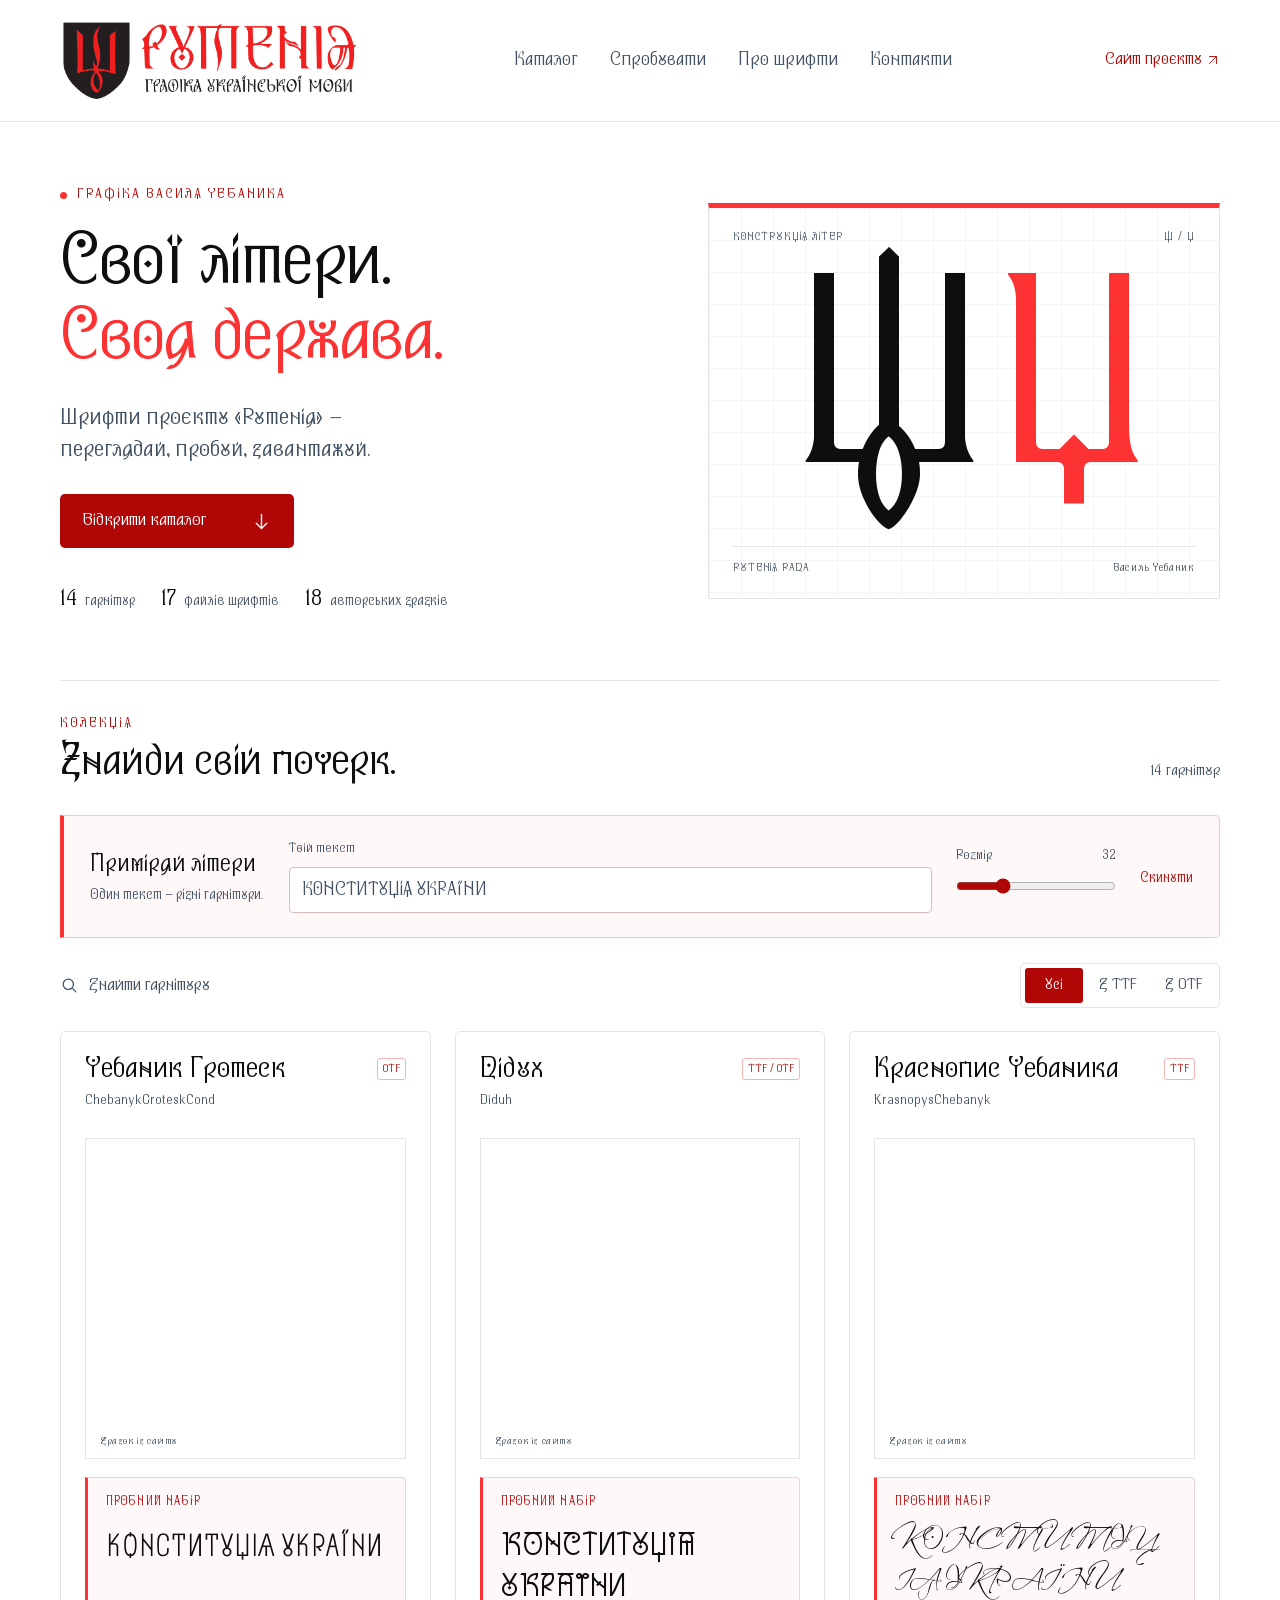
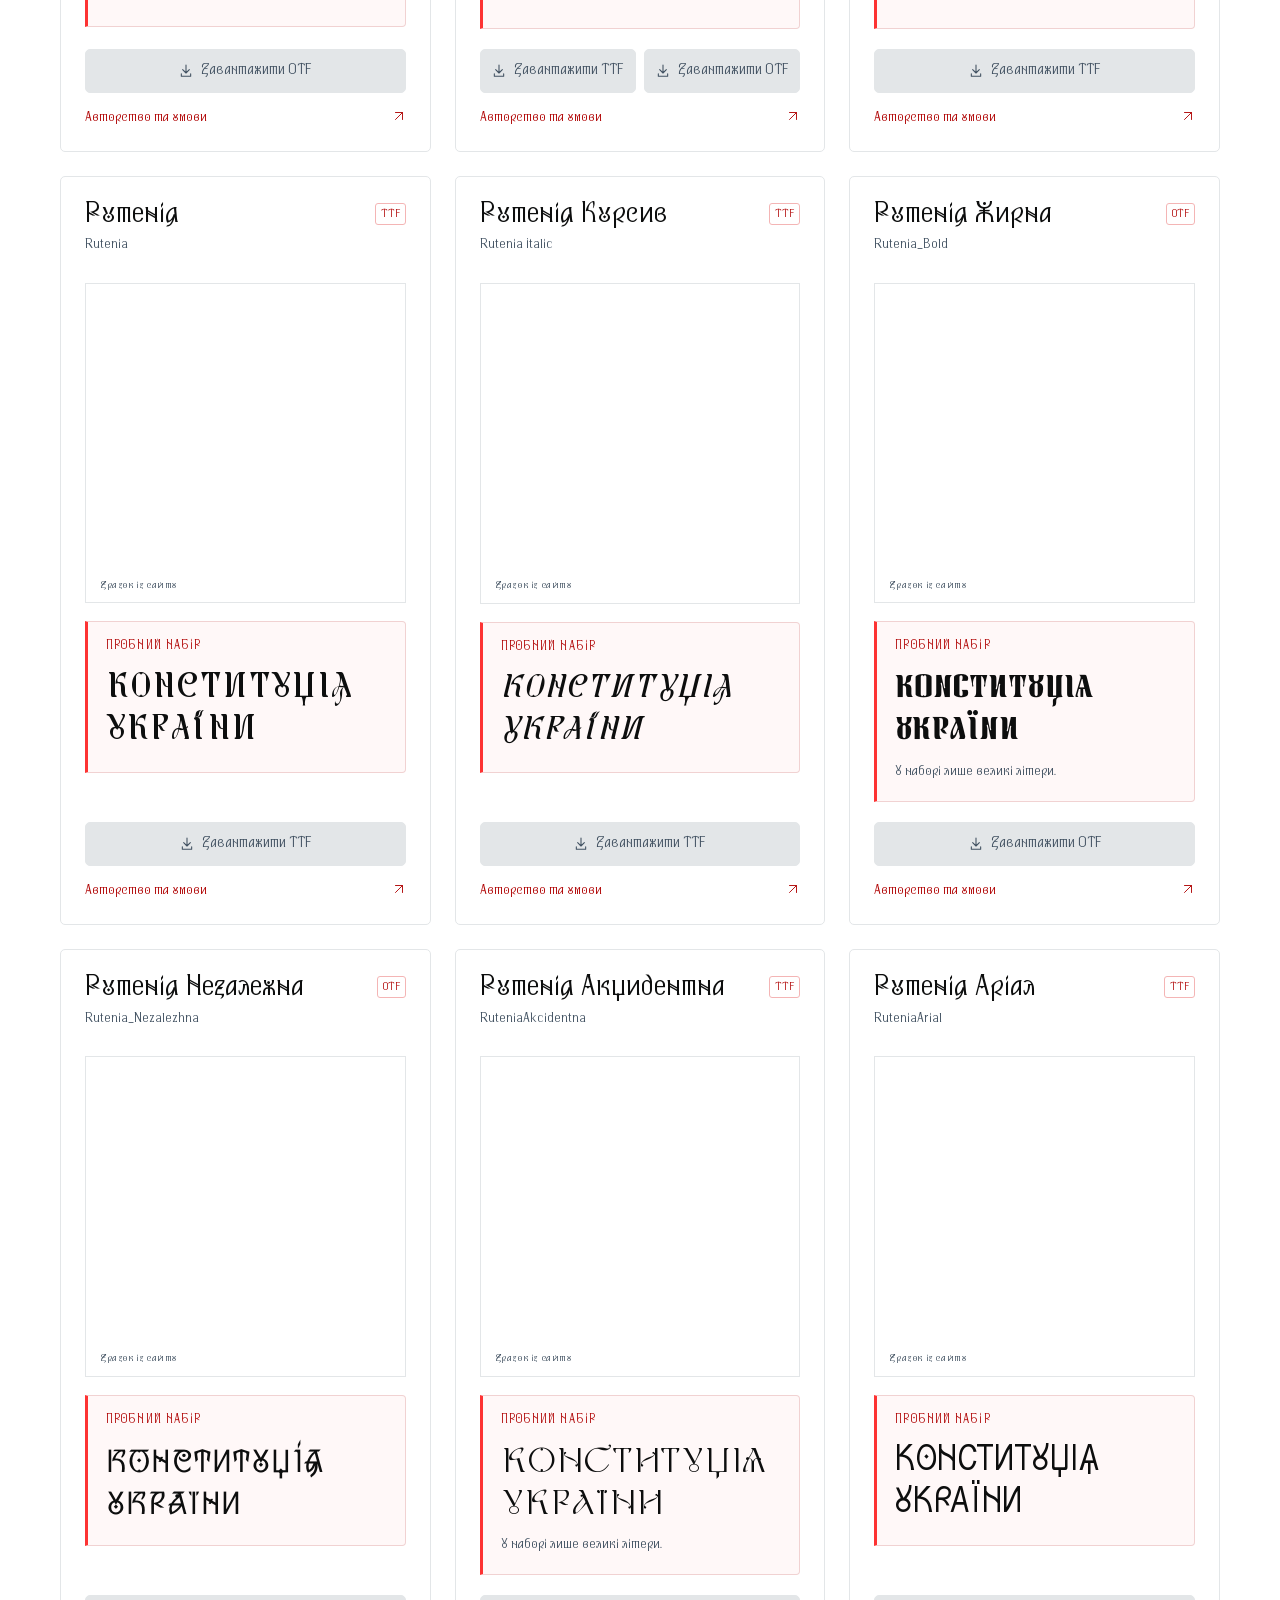
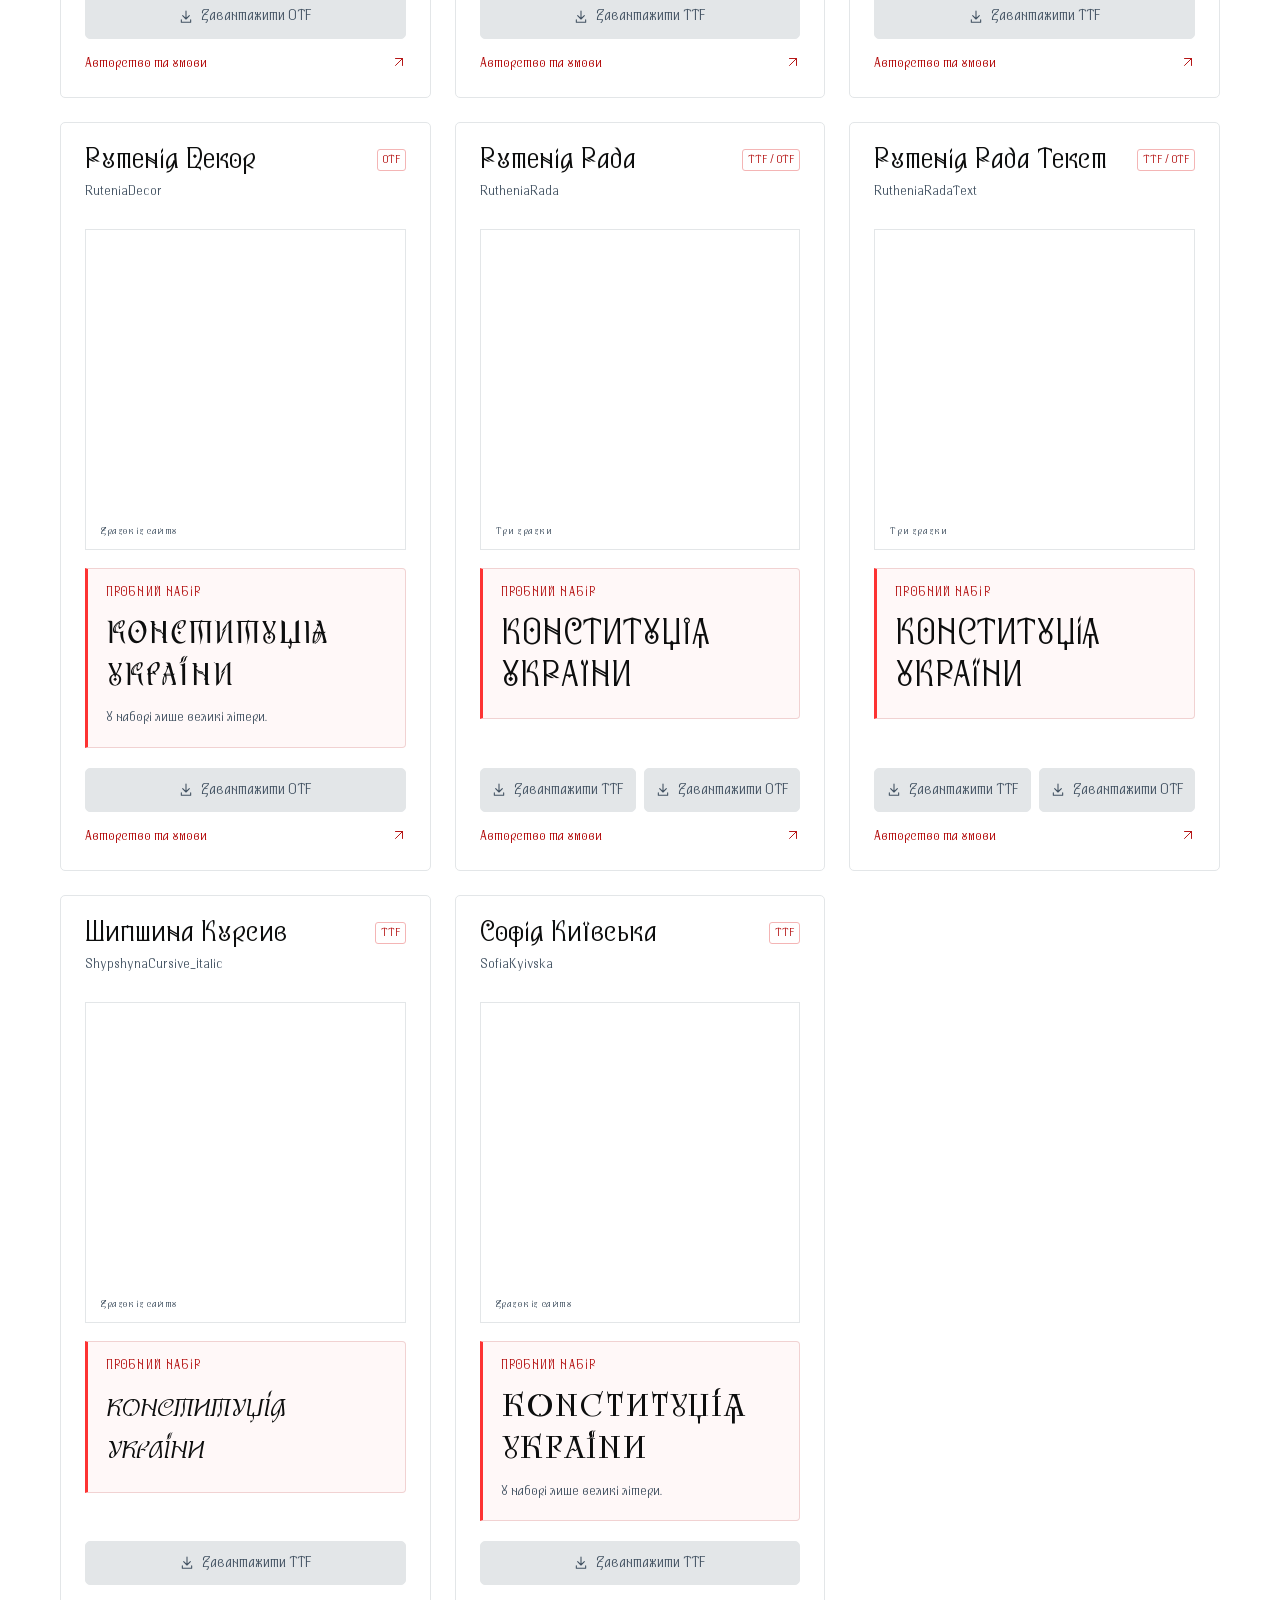
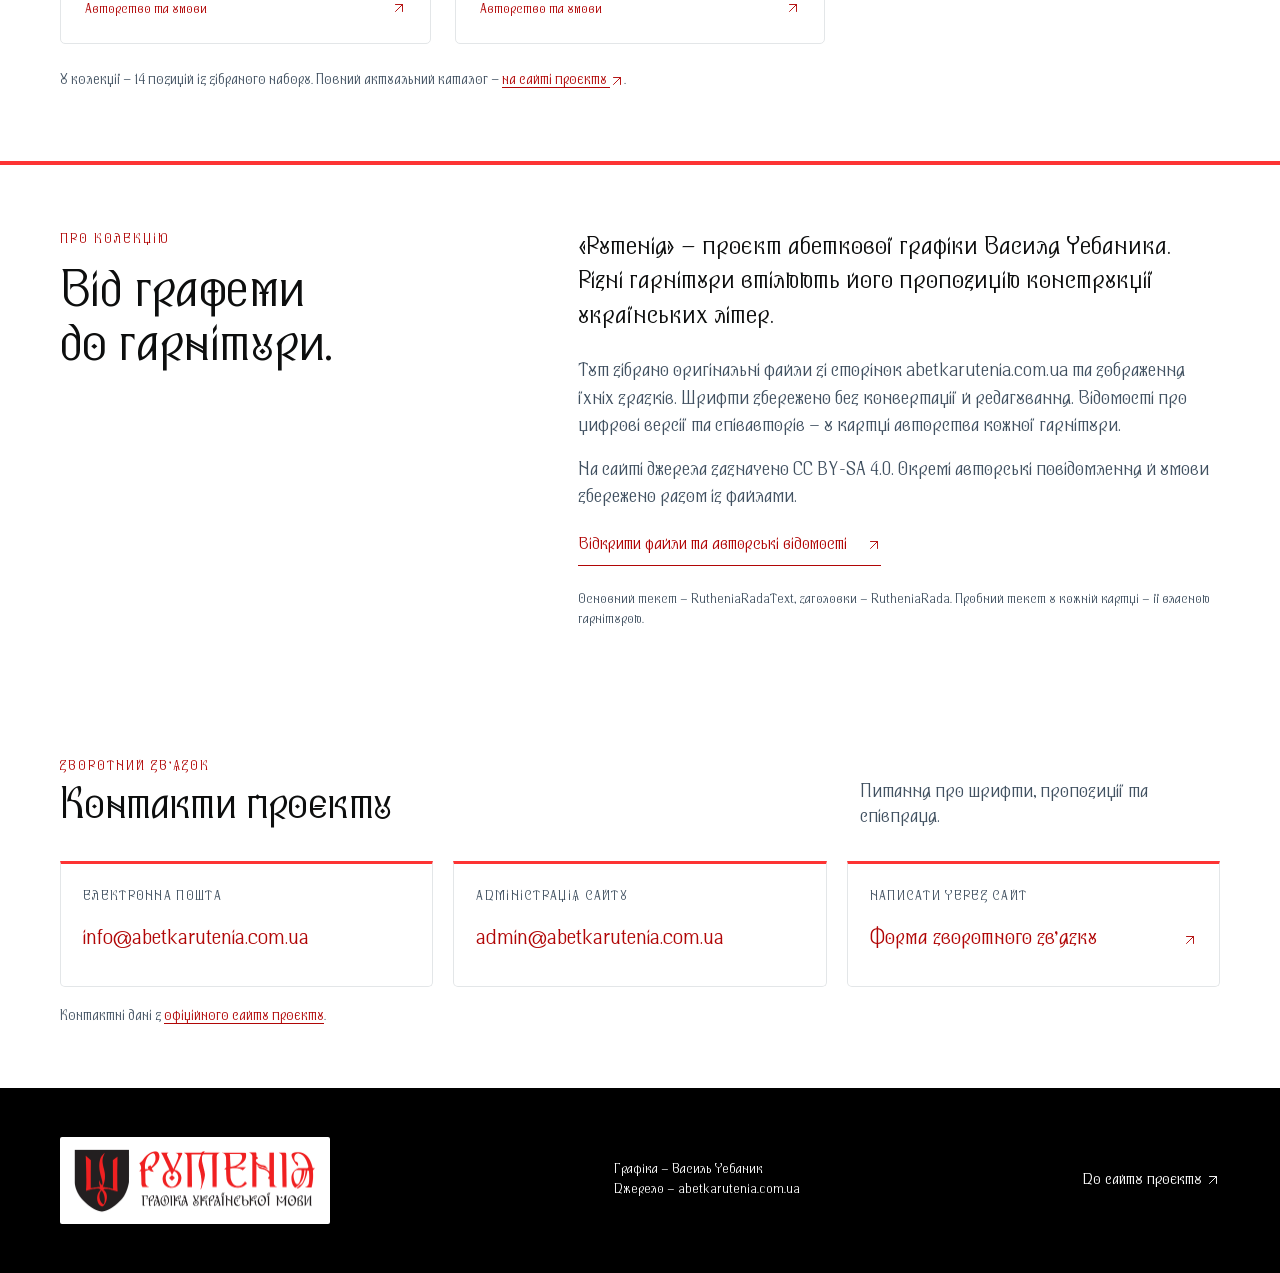
<file: fonts/index.html>
<!doctype html><html lang="uk"><head><meta charset="utf-8"><meta name="viewport" content="width=device-width,initial-scale=1"><meta http-equiv="refresh" content="0;url=../rutenia-fonts/"><link rel="canonical" href="https://nestorvolya.github.io/infovarta/rutenia-fonts/"><title>Каталог шрифтів «Рутенія»</title><style>@font-face{font-family:RadaText;src:url("rutheniaradatext/RutheniaRadaText-Regular.ttf")}body{font-family:RadaText,sans-serif;padding:3rem;background:#f7f5ef;color:#183c31}</style></head><body><a href="../rutenia-fonts/">Відкрити каталог шрифтів «Рутенія»</a></body></html>
</file>
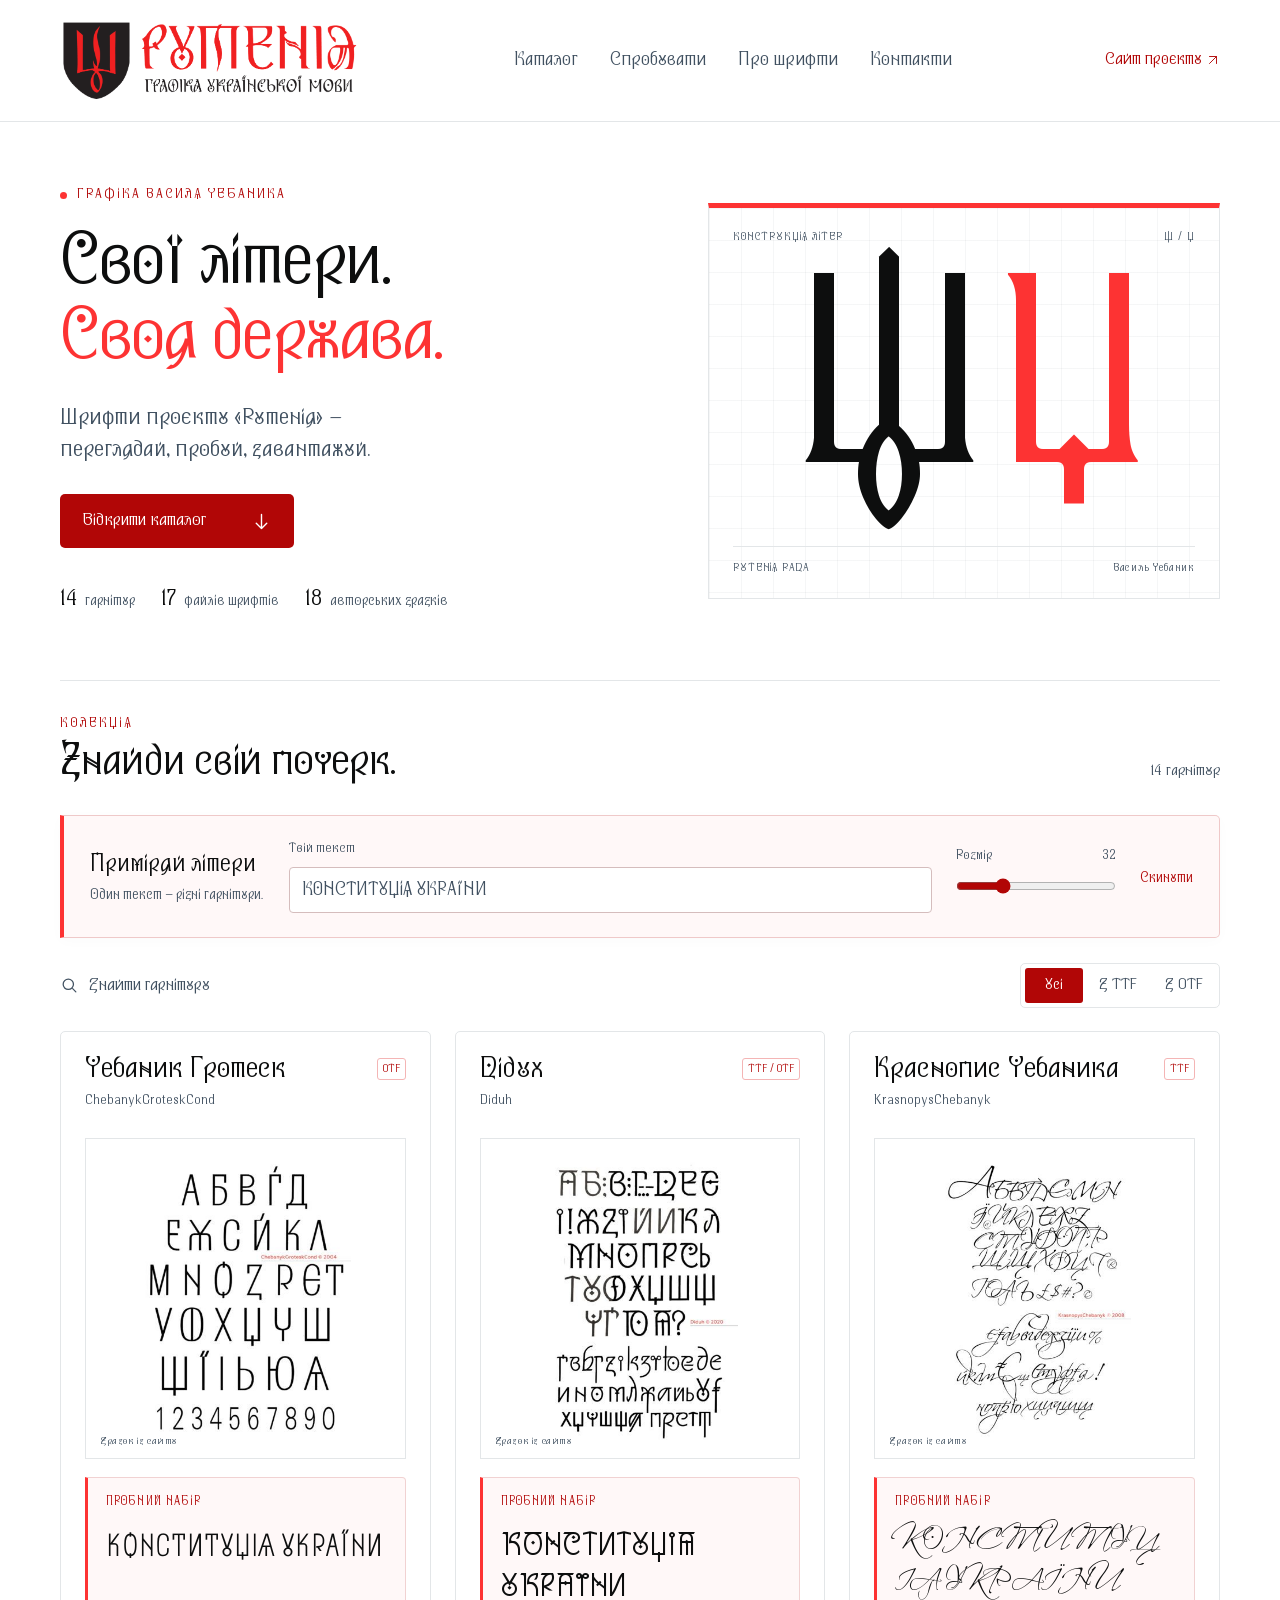
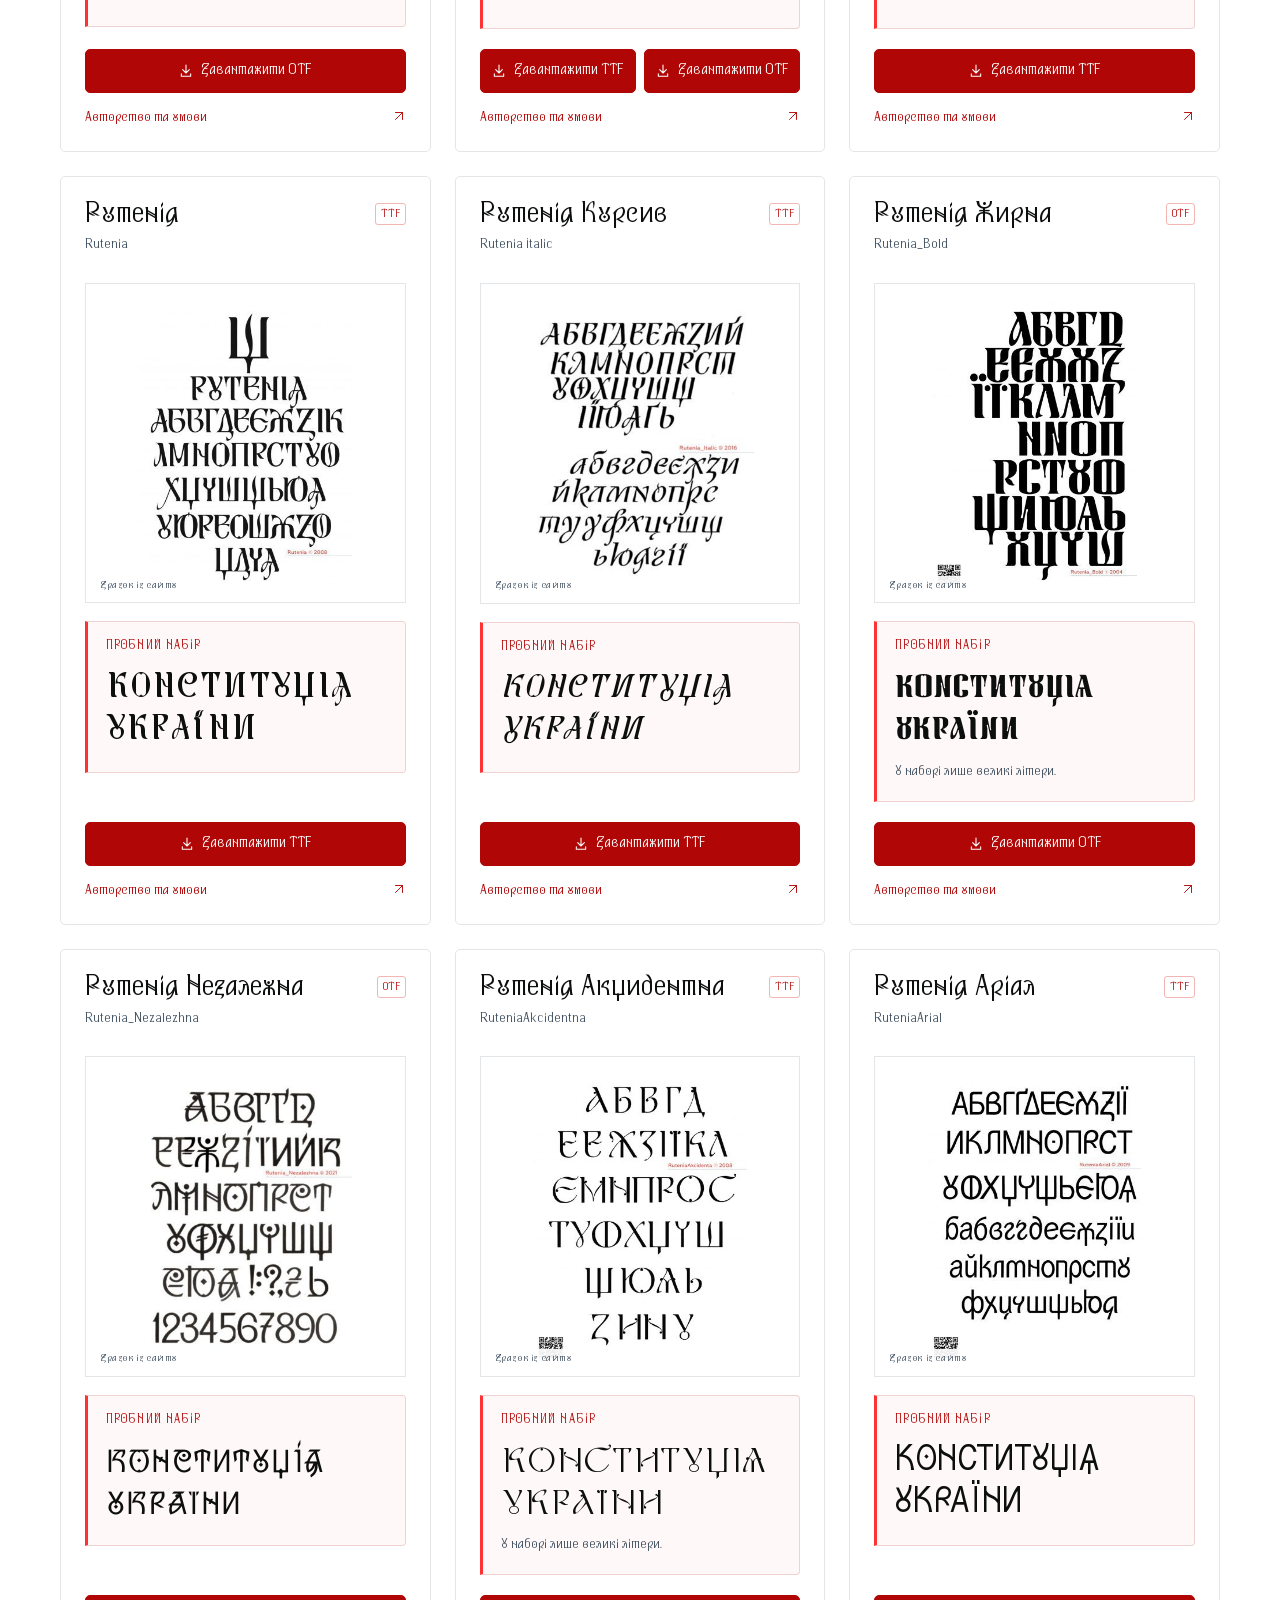
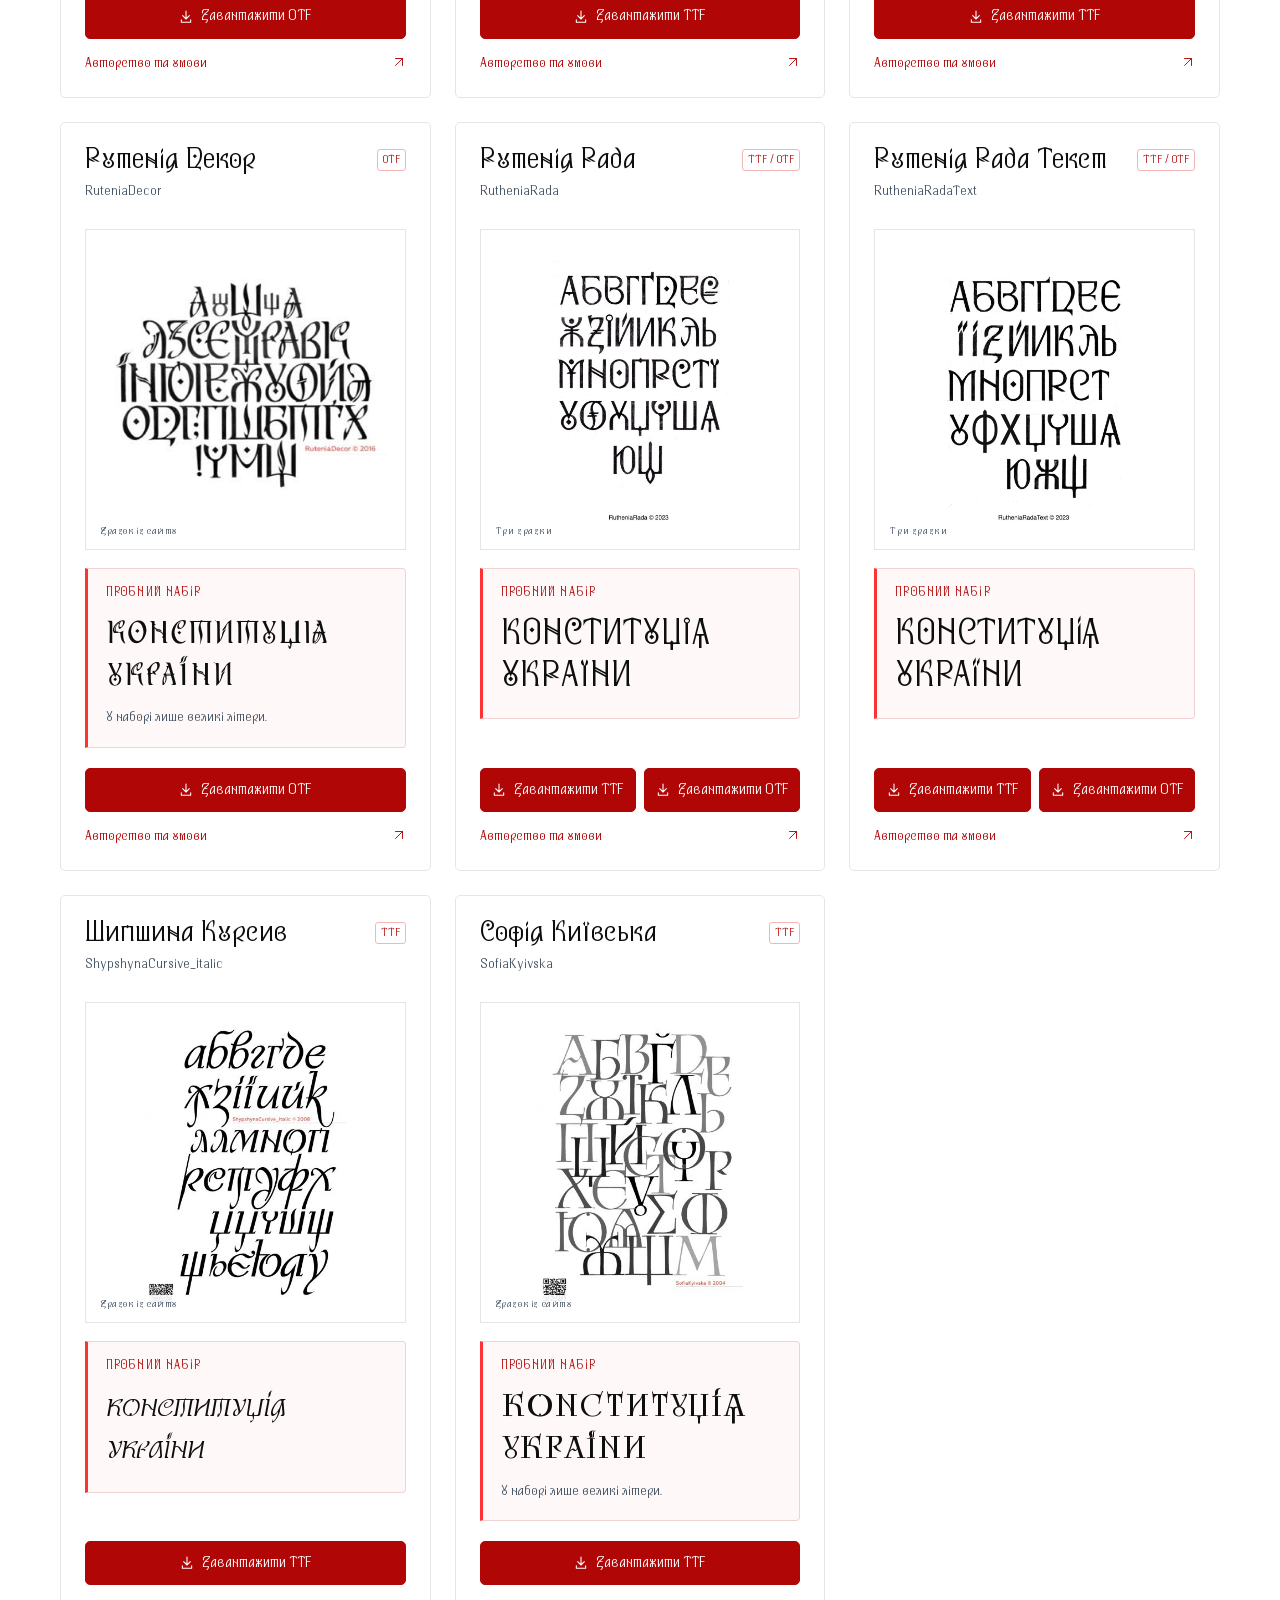
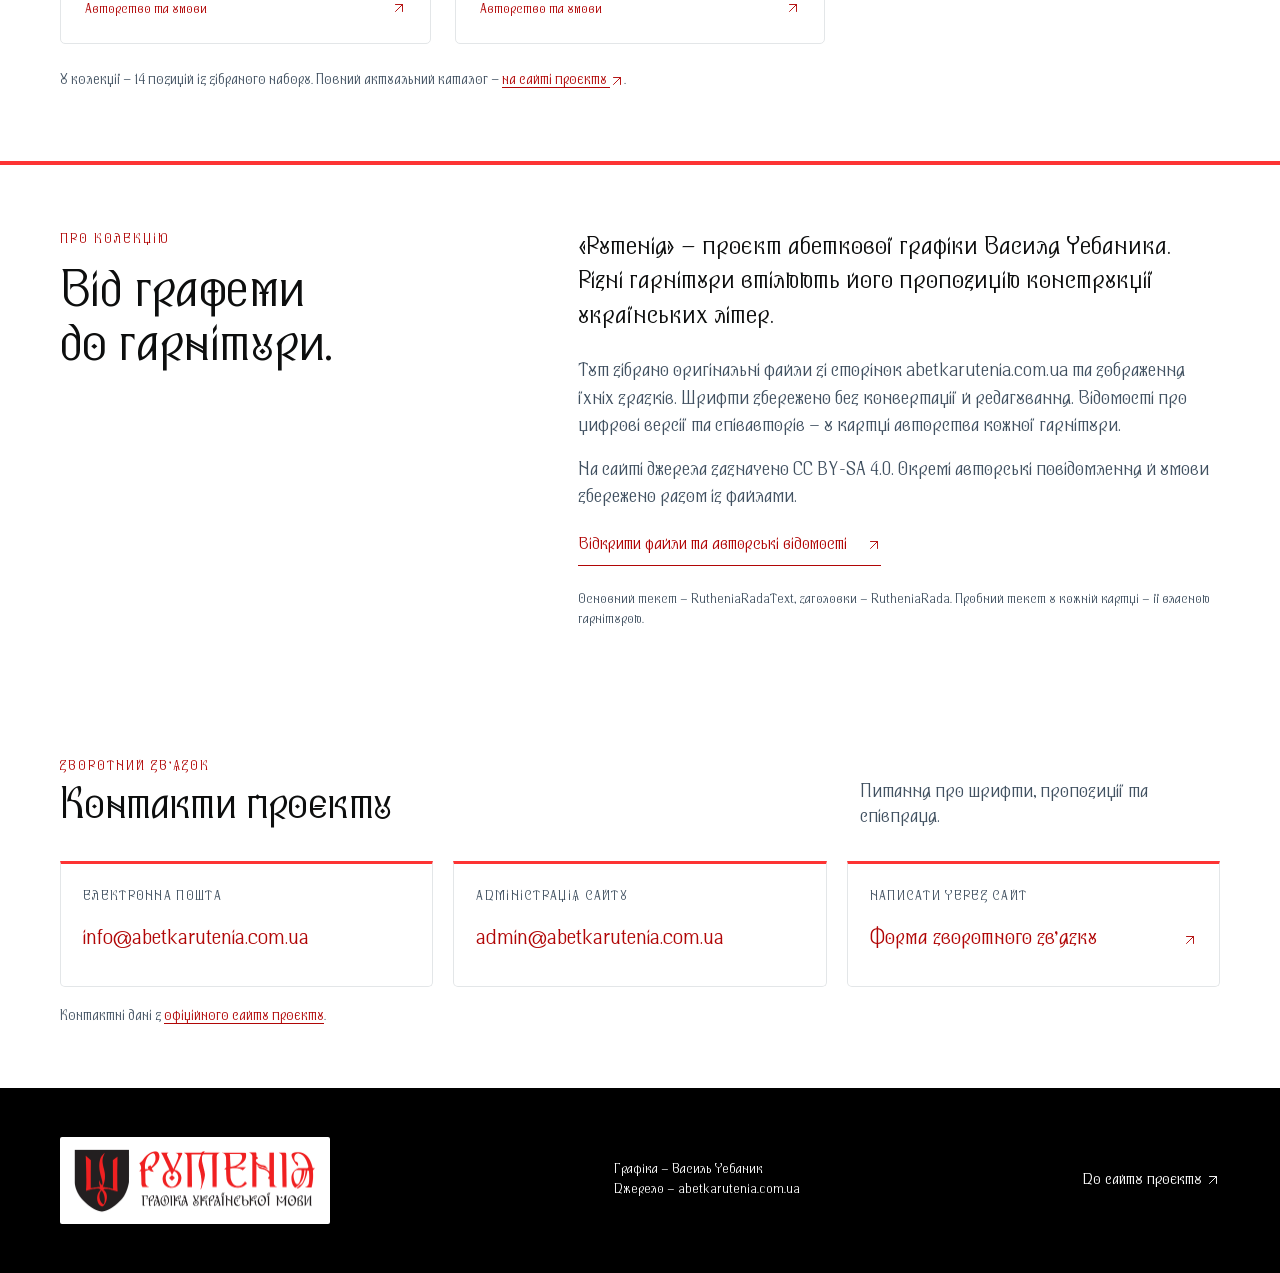
<file: rutenia-fonts/index.html>
<!doctype html>
<html lang="uk">
<head>
  <meta charset="utf-8"><meta name="viewport" content="width=device-width,initial-scale=1">
  <title>Каталог шрифтів «Рутенія» — графіка Василя Чебаника</title>
  <meta name="description" content="14 гарнітур проєкту «Рутенія»: авторські зразки, пробний набір та оригінальні файли OTF і TTF. Графіка Василя Чебаника.">
  <meta name="theme-color" content="#FFFFFF">
  <link rel="canonical" href="https://nestorvolya.github.io/infovarta/rutenia-fonts/">
  <link rel="preload" href="../fonts/rutheniaradatext/RutheniaRadaText-Regular.ttf" as="font" type="font/ttf" crossorigin>
  <link rel="preload" href="../fonts/ruthenia_rada/RutheniaRada-Regular.ttf" as="font" type="font/ttf" crossorigin>
  <link rel="stylesheet" href="catalog.css?v=specimens-20261031"><link rel="stylesheet" href="specimen-fonts.css">
  <script src="catalog.js?v=brand-20261031" defer></script>
</head>
<body>
<a class="skip-link" href="#catalog">Перейти до каталогу</a>
<header class="site-header"><a class="wordmark" href="#top" aria-label="Рутенія — на початок"><img src="assets/rutenia-logo.png" alt="Рутенія. Графіка української мови" width="1967" height="542" decoding="async"></a><nav aria-label="Головна навігація"><a href="#catalog">Каталог</a><a href="#try">Спробувати</a><a href="#about">Про шрифти</a><a href="#contacts">Контакти</a></nav><a class="header-source" href="https://abetkarutenia.com.ua/fonts/" target="_blank" rel="noopener">Сайт проєкту <svg class="inline-arrow" viewBox="0 0 24 24" aria-hidden="true"><path d="M6 18 18 6M6 6h12v12"/></svg></a></header>
<main id="top">
<section class="hero wrapper" aria-labelledby="page-title">
  <div class="hero-copy"><p class="eyebrow"><span></span> ГРАФІКА ВАСИЛЯ ЧЕБАНИКА</p><h1 id="page-title">Свої літери.<br><em>Своя держава.</em></h1><p class="hero-description">Шрифти проєкту «Рутенія» —<br class="desktop-break"> переглядай, пробуй, завантажуй.</p><a class="primary-action" href="#catalog">Відкрити каталог <svg class="inline-arrow" viewBox="0 0 24 24" aria-hidden="true"><path d="M12 4v16m-6-6 6 6 6-6"/></svg></a><div class="catalog-stats"><span><b>14</b> гарнітур</span><span><b>17</b> файлів шрифтів</span><span><b>18</b> авторських зразків</span></div></div>
  <div class="hero-specimen" aria-label="Літери Щ та Ц шрифтом Рутенія Рада"><div class="specimen-topline"><span>КОНСТРУКЦІЯ ЛІТЕР</span><span>Щ / Ц</span></div><div class="hero-letters" aria-hidden="true"><span>Щ</span><span>Ц</span></div><div class="specimen-bottomline"><span>РУТЕНІЯ РАДА</span><span>Василь Чебаник</span></div></div>
</section>
<section class="catalog-section wrapper" id="catalog" aria-labelledby="catalog-title">
  <div class="section-heading"><div><p class="eyebrow">КОЛЕКЦІЯ</p><h2 id="catalog-title">Знайди свій почерк.</h2></div><p id="results-count" aria-live="polite">14 гарнітур</p></div>
  <section class="try-panel" id="try" aria-labelledby="try-title"><div class="try-intro"><h3 id="try-title">Приміряй літери</h3><p>Один текст — різні гарнітури.</p></div><label class="test-field"><span>Твій текст</span><input id="test-text" type="text" value="КОНСТИТУЦІЯ УКРАЇНИ" maxlength="180" autocomplete="off" spellcheck="false"></label><label class="size-field"><span>Розмір <output id="size-value" for="sample-size">32</output></span><input id="sample-size" type="range" min="20" max="64" value="32" aria-label="Розмір пробного тексту"></label><button class="reset-button" id="reset-text" type="button">Скинути</button></section>
  <div class="catalog-controls"><label class="search-field"><svg viewBox="0 0 24 24" aria-hidden="true"><circle cx="10.5" cy="10.5" r="6.5"/><path d="m16 16 4 4"/></svg><input id="font-search" type="search" placeholder="Знайти гарнітуру" aria-label="Знайти гарнітуру" autocomplete="off"></label><div class="format-filters" role="group" aria-label="Формат файла"><button class="filter active" type="button" data-format="all" aria-pressed="true">Усі</button><button class="filter" type="button" data-format="TTF" aria-pressed="false">З TTF</button><button class="filter" type="button" data-format="OTF" aria-pressed="false">З OTF</button></div></div>
  <noscript><p class="no-script">Зразки доступні нижче. Для завантаження після погодження умов ліцензії, пошуку та пробного набору увімкніть JavaScript.</p></noscript>
  <div class="font-grid"><article class="font-card" data-font="chebanykgroteskcond" data-name="ChebanykGroteskCond">
      <div class="card-heading"><div><h3>Чебаник Гротеск</h3><p class="technical-name">ChebanykGroteskCond</p></div><span class="file-count">OTF</span></div>
      <a class="specimen-image" href="../fonts/chebanykgroteskcond/preview.jpg" data-gallery="chebanykgroteskcond" aria-label="Переглянути зразки: Чебаник Гротеск"><span class="composition-frame" style="--crop-aspect:0.74489796;--crop-scale:210.41095890%;--crop-left:-106.84931507%;--crop-top:-4.08163265%"><img src="../fonts/chebanykgroteskcond/preview.jpg" alt="Авторський зразок гарнітури ChebanykGroteskCond" width="768" height="543" loading="lazy" decoding="async"></span><span class="expand-icon" aria-hidden="true"><svg viewBox="0 0 24 24"><path d="M14 4h6v6M20 4l-7 7M10 20H4v-6M4 20l7-7"/></svg></span><span class="image-count">Зразок із сайту</span></a>
      <div class="live-specimen"><span class="micro-label">Пробний набір</span><p class="sample" style="font-family:'Specimen0', 'InterfaceText', sans-serif" dir="auto">КОНСТИТУЦІЯ УКРАЇНИ</p><p class="case-note" hidden>У наборі лише великі літери.</p><p class="missing-glyphs" hidden></p></div>
      <div class="download-row"><button class="download" type="button" data-download-url="../fonts/chebanykgroteskcond/GroteskChebanikCond-Regular.otf" data-download-name="GroteskChebanikCond-Regular.otf" disabled><svg viewBox="0 0 24 24" aria-hidden="true"><path d="M12 3v12m-5-5 5 5 5-5M5 16v4h14v-4"/></svg><span>Завантажити OTF</span></button></div>
      <a class="credit-link" href="https://github.com/NestorVolya/infovarta/blob/main/fonts/chebanykgroteskcond/SOURCE.md" target="_blank" rel="noopener">Авторство та умови <svg class="inline-arrow" viewBox="0 0 24 24" aria-hidden="true"><path d="M6 18 18 6M6 6h12v12"/></svg></a>
    </article>
<article class="font-card" data-font="diduh" data-name="Diduh">
      <div class="card-heading"><div><h3>Дідух</h3><p class="technical-name">Diduh</p></div><span class="file-count">TTF / OTF</span></div>
      <a class="specimen-image" href="../fonts/diduh/preview.jpg" data-gallery="diduh" aria-label="Переглянути зразки: Дідух"><span class="composition-frame" style="--crop-aspect:0.69306931;--crop-scale:219.42857143%;--crop-left:-114.28571429%;--crop-top:-2.97029703%"><img src="../fonts/diduh/preview.jpg" alt="Авторський зразок гарнітури Diduh" width="768" height="543" loading="lazy" decoding="async"></span><span class="expand-icon" aria-hidden="true"><svg viewBox="0 0 24 24"><path d="M14 4h6v6M20 4l-7 7M10 20H4v-6M4 20l7-7"/></svg></span><span class="image-count">Зразок із сайту</span></a>
      <div class="live-specimen"><span class="micro-label">Пробний набір</span><p class="sample" style="font-family:'Specimen1', 'InterfaceText', sans-serif" dir="auto">КОНСТИТУЦІЯ УКРАЇНИ</p><p class="case-note" hidden>У наборі лише великі літери.</p><p class="missing-glyphs" hidden></p></div>
      <div class="download-row"><button class="download" type="button" data-download-url="../fonts/diduh/Diduh-Regular.ttf" data-download-name="Diduh-Regular.ttf" disabled><svg viewBox="0 0 24 24" aria-hidden="true"><path d="M12 3v12m-5-5 5 5 5-5M5 16v4h14v-4"/></svg><span>Завантажити TTF</span></button><button class="download" type="button" data-download-url="../fonts/diduh/Diduh-Regular.otf" data-download-name="Diduh-Regular.otf" disabled><svg viewBox="0 0 24 24" aria-hidden="true"><path d="M12 3v12m-5-5 5 5 5-5M5 16v4h14v-4"/></svg><span>Завантажити OTF</span></button></div>
      <a class="credit-link" href="https://github.com/NestorVolya/infovarta/blob/main/fonts/diduh/SOURCE.md" target="_blank" rel="noopener">Авторство та умови <svg class="inline-arrow" viewBox="0 0 24 24" aria-hidden="true"><path d="M6 18 18 6M6 6h12v12"/></svg></a>
    </article>
<article class="font-card" data-font="krasnopyschebanyk" data-name="KrasnopysChebanyk">
      <div class="card-heading"><div><h3>Краснопис Чебаника</h3><p class="technical-name">KrasnopysChebanyk</p></div><span class="file-count">TTF</span></div>
      <a class="specimen-image" href="../fonts/krasnopyschebanyk/preview.jpg" data-gallery="krasnopyschebanyk" aria-label="Переглянути зразки: Краснопис Чебаника"><span class="composition-frame" style="--crop-aspect:0.67961165;--crop-scale:219.42857143%;--crop-left:-112.85714286%;--crop-top:-1.94174757%"><img src="../fonts/krasnopyschebanyk/preview.jpg" alt="Авторський зразок гарнітури KrasnopysChebanyk" width="768" height="543" loading="lazy" decoding="async"></span><span class="expand-icon" aria-hidden="true"><svg viewBox="0 0 24 24"><path d="M14 4h6v6M20 4l-7 7M10 20H4v-6M4 20l7-7"/></svg></span><span class="image-count">Зразок із сайту</span></a>
      <div class="live-specimen"><span class="micro-label">Пробний набір</span><p class="sample" style="font-family:'Specimen2', 'InterfaceText', sans-serif" dir="auto">КОНСТИТУЦІЯ УКРАЇНИ</p><p class="case-note" hidden>У наборі лише великі літери.</p><p class="missing-glyphs" hidden></p></div>
      <div class="download-row"><button class="download" type="button" data-download-url="../fonts/krasnopyschebanyk/KrasnopysChebanyk-Regular.ttf" data-download-name="KrasnopysChebanyk-Regular.ttf" disabled><svg viewBox="0 0 24 24" aria-hidden="true"><path d="M12 3v12m-5-5 5 5 5-5M5 16v4h14v-4"/></svg><span>Завантажити TTF</span></button></div>
      <a class="credit-link" href="https://github.com/NestorVolya/infovarta/blob/main/fonts/krasnopyschebanyk/SOURCE.md" target="_blank" rel="noopener">Авторство та умови <svg class="inline-arrow" viewBox="0 0 24 24" aria-hidden="true"><path d="M6 18 18 6M6 6h12v12"/></svg></a>
    </article>
<article class="font-card" data-font="rutenia2008" data-name="Rutenia">
      <div class="card-heading"><div><h3>Рутенія</h3><p class="technical-name">Rutenia</p></div><span class="file-count">TTF</span></div>
      <a class="specimen-image" href="../fonts/rutenia2008/preview.jpg" data-gallery="rutenia2008" aria-label="Переглянути зразки: Рутенія"><span class="composition-frame" style="--crop-aspect:0.75257732;--crop-scale:210.41095890%;--crop-left:-106.84931507%;--crop-top:-5.15463918%"><img src="../fonts/rutenia2008/preview.jpg" alt="Авторський зразок гарнітури Rutenia" width="768" height="543" loading="lazy" decoding="async"></span><span class="expand-icon" aria-hidden="true"><svg viewBox="0 0 24 24"><path d="M14 4h6v6M20 4l-7 7M10 20H4v-6M4 20l7-7"/></svg></span><span class="image-count">Зразок із сайту</span></a>
      <div class="live-specimen"><span class="micro-label">Пробний набір</span><p class="sample" style="font-family:'Specimen3', 'InterfaceText', sans-serif" dir="auto">КОНСТИТУЦІЯ УКРАЇНИ</p><p class="case-note" hidden>У наборі лише великі літери.</p><p class="missing-glyphs" hidden></p></div>
      <div class="download-row"><button class="download" type="button" data-download-url="../fonts/rutenia2008/Rutenia2008VasylChebanyk.ttf" data-download-name="Rutenia2008VasylChebanyk.ttf" disabled><svg viewBox="0 0 24 24" aria-hidden="true"><path d="M12 3v12m-5-5 5 5 5-5M5 16v4h14v-4"/></svg><span>Завантажити TTF</span></button></div>
      <a class="credit-link" href="https://github.com/NestorVolya/infovarta/blob/main/fonts/rutenia2008/SOURCE.md" target="_blank" rel="noopener">Авторство та умови <svg class="inline-arrow" viewBox="0 0 24 24" aria-hidden="true"><path d="M6 18 18 6M6 6h12v12"/></svg></a>
    </article>
<article class="font-card" data-font="rutenia-italic" data-name="Rutenia Italic">
      <div class="card-heading"><div><h3>Рутенія Курсив</h3><p class="technical-name">Rutenia Italic</p></div><span class="file-count">TTF</span></div>
      <a class="specimen-image" href="../fonts/rutenia-italic/preview.jpg" data-gallery="rutenia-italic" aria-label="Переглянути зразки: Рутенія Курсив"><span class="composition-frame" style="--crop-aspect:0.80898876;--crop-scale:213.33333333%;--crop-left:-108.33333333%;--crop-top:-5.61797753%"><img src="../fonts/rutenia-italic/preview.jpg" alt="Авторський зразок гарнітури Rutenia Italic" width="768" height="543" loading="lazy" decoding="async"></span><span class="expand-icon" aria-hidden="true"><svg viewBox="0 0 24 24"><path d="M14 4h6v6M20 4l-7 7M10 20H4v-6M4 20l7-7"/></svg></span><span class="image-count">Зразок із сайту</span></a>
      <div class="live-specimen"><span class="micro-label">Пробний набір</span><p class="sample" style="font-family:'Specimen4', 'InterfaceText', sans-serif" dir="auto">КОНСТИТУЦІЯ УКРАЇНИ</p><p class="case-note" hidden>У наборі лише великі літери.</p><p class="missing-glyphs" hidden></p></div>
      <div class="download-row"><button class="download" type="button" data-download-url="../fonts/rutenia-italic/Rutenia2008VasylChebanykItalic.ttf" data-download-name="Rutenia2008VasylChebanykItalic.ttf" disabled><svg viewBox="0 0 24 24" aria-hidden="true"><path d="M12 3v12m-5-5 5 5 5-5M5 16v4h14v-4"/></svg><span>Завантажити TTF</span></button></div>
      <a class="credit-link" href="https://github.com/NestorVolya/infovarta/blob/main/fonts/rutenia-italic/SOURCE.md" target="_blank" rel="noopener">Авторство та умови <svg class="inline-arrow" viewBox="0 0 24 24" aria-hidden="true"><path d="M6 18 18 6M6 6h12v12"/></svg></a>
    </article>
<article class="font-card" data-font="rutenia_bold2004" data-name="Rutenia_Bold">
      <div class="card-heading"><div><h3>Рутенія Жирна</h3><p class="technical-name">Rutenia_Bold</p></div><span class="file-count">OTF</span></div>
      <a class="specimen-image" href="../fonts/rutenia_bold2004/preview.jpg" data-gallery="rutenia_bold2004" aria-label="Переглянути зразки: Рутенія Жирна"><span class="composition-frame" style="--crop-aspect:0.72549020;--crop-scale:207.56756757%;--crop-left:-104.05405405%;--crop-top:-2.94117647%"><img src="../fonts/rutenia_bold2004/preview.jpg" alt="Авторський зразок гарнітури Rutenia_Bold" width="768" height="543" loading="lazy" decoding="async"></span><span class="expand-icon" aria-hidden="true"><svg viewBox="0 0 24 24"><path d="M14 4h6v6M20 4l-7 7M10 20H4v-6M4 20l7-7"/></svg></span><span class="image-count">Зразок із сайту</span></a>
      <div class="live-specimen"><span class="micro-label">Пробний набір</span><p class="sample" style="font-family:'Specimen5', 'InterfaceText', sans-serif" dir="auto">КОНСТИТУЦІЯ УКРАЇНИ</p><p class="case-note">У наборі лише великі літери.</p><p class="missing-glyphs" hidden></p></div>
      <div class="download-row"><button class="download" type="button" data-download-url="../fonts/rutenia_bold2004/Rutenia_Bold.otf" data-download-name="Rutenia_Bold.otf" disabled><svg viewBox="0 0 24 24" aria-hidden="true"><path d="M12 3v12m-5-5 5 5 5-5M5 16v4h14v-4"/></svg><span>Завантажити OTF</span></button></div>
      <a class="credit-link" href="https://github.com/NestorVolya/infovarta/blob/main/fonts/rutenia_bold2004/SOURCE.md" target="_blank" rel="noopener">Авторство та умови <svg class="inline-arrow" viewBox="0 0 24 24" aria-hidden="true"><path d="M6 18 18 6M6 6h12v12"/></svg></a>
    </article>
<article class="font-card" data-font="rutenia_nezalezhna" data-name="Rutenia_Nezalezhna">
      <div class="card-heading"><div><h3>Рутенія Незалежна</h3><p class="technical-name">Rutenia_Nezalezhna</p></div><span class="file-count">OTF</span></div>
      <a class="specimen-image" href="../fonts/rutenia_nezalezhna/preview.jpg" data-gallery="rutenia_nezalezhna" aria-label="Переглянути зразки: Рутенія Незалежна"><span class="composition-frame" style="--crop-aspect:0.75268817;--crop-scale:219.42857143%;--crop-left:-115.71428571%;--crop-top:-6.45161290%"><img src="../fonts/rutenia_nezalezhna/preview.jpg" alt="Авторський зразок гарнітури Rutenia_Nezalezhna" width="768" height="543" loading="lazy" decoding="async"></span><span class="expand-icon" aria-hidden="true"><svg viewBox="0 0 24 24"><path d="M14 4h6v6M20 4l-7 7M10 20H4v-6M4 20l7-7"/></svg></span><span class="image-count">Зразок із сайту</span></a>
      <div class="live-specimen"><span class="micro-label">Пробний набір</span><p class="sample" style="font-family:'Specimen6', 'InterfaceText', sans-serif" dir="auto">КОНСТИТУЦІЯ УКРАЇНИ</p><p class="case-note" hidden>У наборі лише великі літери.</p><p class="missing-glyphs" hidden></p></div>
      <div class="download-row"><button class="download" type="button" data-download-url="../fonts/rutenia_nezalezhna/Rutenia_Nezalezhna-Regular.otf" data-download-name="Rutenia_Nezalezhna-Regular.otf" disabled><svg viewBox="0 0 24 24" aria-hidden="true"><path d="M12 3v12m-5-5 5 5 5-5M5 16v4h14v-4"/></svg><span>Завантажити OTF</span></button></div>
      <a class="credit-link" href="https://github.com/NestorVolya/infovarta/blob/main/fonts/rutenia_nezalezhna/SOURCE.md" target="_blank" rel="noopener">Авторство та умови <svg class="inline-arrow" viewBox="0 0 24 24" aria-hidden="true"><path d="M6 18 18 6M6 6h12v12"/></svg></a>
    </article>
<article class="font-card" data-font="ruteniaakcidenta2008" data-name="RuteniaAkcidentna">
      <div class="card-heading"><div><h3>Рутенія Акцидентна</h3><p class="technical-name">RuteniaAkcidentna</p></div><span class="file-count">TTF</span></div>
      <a class="specimen-image" href="../fonts/ruteniaakcidenta2008/preview.jpg" data-gallery="ruteniaakcidenta2008" aria-label="Переглянути зразки: Рутенія Акцидентна"><span class="composition-frame" style="--crop-aspect:0.75510204;--crop-scale:207.56756757%;--crop-left:-104.05405405%;--crop-top:-7.14285714%"><img src="../fonts/ruteniaakcidenta2008/preview.jpg" alt="Авторський зразок гарнітури RuteniaAkcidentna" width="768" height="543" loading="lazy" decoding="async"></span><span class="expand-icon" aria-hidden="true"><svg viewBox="0 0 24 24"><path d="M14 4h6v6M20 4l-7 7M10 20H4v-6M4 20l7-7"/></svg></span><span class="image-count">Зразок із сайту</span></a>
      <div class="live-specimen"><span class="micro-label">Пробний набір</span><p class="sample" style="font-family:'Specimen7', 'InterfaceText', sans-serif" dir="auto">КОНСТИТУЦІЯ УКРАЇНИ</p><p class="case-note">У наборі лише великі літери.</p><p class="missing-glyphs" hidden></p></div>
      <div class="download-row"><button class="download" type="button" data-download-url="../fonts/ruteniaakcidenta2008/RuteniaAkcidenta-Regular.ttf" data-download-name="RuteniaAkcidenta-Regular.ttf" disabled><svg viewBox="0 0 24 24" aria-hidden="true"><path d="M12 3v12m-5-5 5 5 5-5M5 16v4h14v-4"/></svg><span>Завантажити TTF</span></button></div>
      <a class="credit-link" href="https://github.com/NestorVolya/infovarta/blob/main/fonts/ruteniaakcidenta2008/SOURCE.md" target="_blank" rel="noopener">Авторство та умови <svg class="inline-arrow" viewBox="0 0 24 24" aria-hidden="true"><path d="M6 18 18 6M6 6h12v12"/></svg></a>
    </article>
<article class="font-card" data-font="ruteniaarial2009" data-name="RuteniaArial">
      <div class="card-heading"><div><h3>Рутенія Аріал</h3><p class="technical-name">RuteniaArial</p></div><span class="file-count">TTF</span></div>
      <a class="specimen-image" href="../fonts/ruteniaarial2009/preview.jpg" data-gallery="ruteniaarial2009" aria-label="Переглянути зразки: Рутенія Аріал"><span class="composition-frame" style="--crop-aspect:0.75510204;--crop-scale:207.56756757%;--crop-left:-104.05405405%;--crop-top:-7.14285714%"><img src="../fonts/ruteniaarial2009/preview.jpg" alt="Авторський зразок гарнітури RuteniaArial" width="768" height="543" loading="lazy" decoding="async"></span><span class="expand-icon" aria-hidden="true"><svg viewBox="0 0 24 24"><path d="M14 4h6v6M20 4l-7 7M10 20H4v-6M4 20l7-7"/></svg></span><span class="image-count">Зразок із сайту</span></a>
      <div class="live-specimen"><span class="micro-label">Пробний набір</span><p class="sample" style="font-family:'Specimen8', 'InterfaceText', sans-serif" dir="auto">КОНСТИТУЦІЯ УКРАЇНИ</p><p class="case-note" hidden>У наборі лише великі літери.</p><p class="missing-glyphs" hidden></p></div>
      <div class="download-row"><button class="download" type="button" data-download-url="../fonts/ruteniaarial2009/RuteniaArial2009VasylChebanyk.ttf" data-download-name="RuteniaArial2009VasylChebanyk.ttf" disabled><svg viewBox="0 0 24 24" aria-hidden="true"><path d="M12 3v12m-5-5 5 5 5-5M5 16v4h14v-4"/></svg><span>Завантажити TTF</span></button></div>
      <a class="credit-link" href="https://github.com/NestorVolya/infovarta/blob/main/fonts/ruteniaarial2009/SOURCE.md" target="_blank" rel="noopener">Авторство та умови <svg class="inline-arrow" viewBox="0 0 24 24" aria-hidden="true"><path d="M6 18 18 6M6 6h12v12"/></svg></a>
    </article>
<article class="font-card" data-font="ruteniadecor" data-name="RuteniaDecor">
      <div class="card-heading"><div><h3>Рутенія Декор</h3><p class="technical-name">RuteniaDecor</p></div><span class="file-count">OTF</span></div>
      <a class="specimen-image" href="../fonts/ruteniadecor/preview.jpg" data-gallery="ruteniadecor" aria-label="Переглянути зразки: Рутенія Декор"><span class="composition-frame" style="--crop-aspect:1.20338983;--crop-scale:216.33802817%;--crop-left:-111.26760563%;--crop-top:-32.20338983%"><img src="../fonts/ruteniadecor/preview.jpg" alt="Авторський зразок гарнітури RuteniaDecor" width="768" height="543" loading="lazy" decoding="async"></span><span class="expand-icon" aria-hidden="true"><svg viewBox="0 0 24 24"><path d="M14 4h6v6M20 4l-7 7M10 20H4v-6M4 20l7-7"/></svg></span><span class="image-count">Зразок із сайту</span></a>
      <div class="live-specimen"><span class="micro-label">Пробний набір</span><p class="sample" style="font-family:'Specimen9', 'InterfaceText', sans-serif" dir="auto">КОНСТИТУЦІЯ УКРАЇНИ</p><p class="case-note">У наборі лише великі літери.</p><p class="missing-glyphs" hidden></p></div>
      <div class="download-row"><button class="download" type="button" data-download-url="../fonts/ruteniadecor/RuteniaDecor%20Regular.otf" data-download-name="RuteniaDecor Regular.otf" disabled><svg viewBox="0 0 24 24" aria-hidden="true"><path d="M12 3v12m-5-5 5 5 5-5M5 16v4h14v-4"/></svg><span>Завантажити OTF</span></button></div>
      <a class="credit-link" href="https://github.com/NestorVolya/infovarta/blob/main/fonts/ruteniadecor/SOURCE.md" target="_blank" rel="noopener">Авторство та умови <svg class="inline-arrow" viewBox="0 0 24 24" aria-hidden="true"><path d="M6 18 18 6M6 6h12v12"/></svg></a>
    </article>
<article class="font-card" data-font="ruthenia_rada" data-name="RutheniaRada">
      <div class="card-heading"><div><h3>Рутенія Рада</h3><p class="technical-name">RutheniaRada</p></div><span class="file-count">TTF / OTF</span></div>
      <a class="specimen-image" href="../fonts/ruthenia_rada/preview.jpg" data-gallery="ruthenia_rada" aria-label="Переглянути зразки: Рутенія Рада"><span class="composition-frame" style="--crop-aspect:0.70718232;--crop-scale:100.00000000%;--crop-left:0.00000000%;--crop-top:0.00000000%"><img src="../fonts/ruthenia_rada/preview.jpg" alt="Авторський зразок гарнітури RutheniaRada" width="768" height="1086" loading="lazy" decoding="async"></span><span class="expand-icon" aria-hidden="true"><svg viewBox="0 0 24 24"><path d="M14 4h6v6M20 4l-7 7M10 20H4v-6M4 20l7-7"/></svg></span><span class="image-count">Три зразки</span></a>
      <div class="live-specimen"><span class="micro-label">Пробний набір</span><p class="sample" style="font-family:'Specimen10', 'InterfaceText', sans-serif" dir="auto">КОНСТИТУЦІЯ УКРАЇНИ</p><p class="case-note" hidden>У наборі лише великі літери.</p><p class="missing-glyphs" hidden></p></div>
      <div class="download-row"><button class="download" type="button" data-download-url="../fonts/ruthenia_rada/RutheniaRada-Regular.ttf" data-download-name="RutheniaRada-Regular.ttf" disabled><svg viewBox="0 0 24 24" aria-hidden="true"><path d="M12 3v12m-5-5 5 5 5-5M5 16v4h14v-4"/></svg><span>Завантажити TTF</span></button><button class="download" type="button" data-download-url="../fonts/ruthenia_rada/RutheniaRada-Regular.otf" data-download-name="RutheniaRada-Regular.otf" disabled><svg viewBox="0 0 24 24" aria-hidden="true"><path d="M12 3v12m-5-5 5 5 5-5M5 16v4h14v-4"/></svg><span>Завантажити OTF</span></button></div>
      <a class="credit-link" href="https://github.com/NestorVolya/infovarta/blob/main/fonts/ruthenia_rada/SOURCE.md" target="_blank" rel="noopener">Авторство та умови <svg class="inline-arrow" viewBox="0 0 24 24" aria-hidden="true"><path d="M6 18 18 6M6 6h12v12"/></svg></a>
    </article>
<article class="font-card" data-font="rutheniaradatext" data-name="RutheniaRadaText">
      <div class="card-heading"><div><h3>Рутенія Рада Текст</h3><p class="technical-name">RutheniaRadaText</p></div><span class="file-count">TTF / OTF</span></div>
      <a class="specimen-image" href="../fonts/rutheniaradatext/preview.jpg" data-gallery="rutheniaradatext" aria-label="Переглянути зразки: Рутенія Рада Текст"><span class="composition-frame" style="--crop-aspect:0.70718232;--crop-scale:100.00000000%;--crop-left:0.00000000%;--crop-top:0.00000000%"><img src="../fonts/rutheniaradatext/preview.jpg" alt="Авторський зразок гарнітури RutheniaRadaText" width="768" height="1086" loading="lazy" decoding="async"></span><span class="expand-icon" aria-hidden="true"><svg viewBox="0 0 24 24"><path d="M14 4h6v6M20 4l-7 7M10 20H4v-6M4 20l7-7"/></svg></span><span class="image-count">Три зразки</span></a>
      <div class="live-specimen"><span class="micro-label">Пробний набір</span><p class="sample" style="font-family:'Specimen11', 'InterfaceText', sans-serif" dir="auto">КОНСТИТУЦІЯ УКРАЇНИ</p><p class="case-note" hidden>У наборі лише великі літери.</p><p class="missing-glyphs" hidden></p></div>
      <div class="download-row"><button class="download" type="button" data-download-url="../fonts/rutheniaradatext/RutheniaRadaText-Regular.ttf" data-download-name="RutheniaRadaText-Regular.ttf" disabled><svg viewBox="0 0 24 24" aria-hidden="true"><path d="M12 3v12m-5-5 5 5 5-5M5 16v4h14v-4"/></svg><span>Завантажити TTF</span></button><button class="download" type="button" data-download-url="../fonts/rutheniaradatext/RutheniaRadaText-Regular.otf" data-download-name="RutheniaRadaText-Regular.otf" disabled><svg viewBox="0 0 24 24" aria-hidden="true"><path d="M12 3v12m-5-5 5 5 5-5M5 16v4h14v-4"/></svg><span>Завантажити OTF</span></button></div>
      <a class="credit-link" href="https://github.com/NestorVolya/infovarta/blob/main/fonts/rutheniaradatext/SOURCE.md" target="_blank" rel="noopener">Авторство та умови <svg class="inline-arrow" viewBox="0 0 24 24" aria-hidden="true"><path d="M6 18 18 6M6 6h12v12"/></svg></a>
    </article>
<article class="font-card" data-font="shypshynacursive_italic2008" data-name="ShypshynaCursive_Italic">
      <div class="card-heading"><div><h3>Шипшина Курсив</h3><p class="technical-name">ShypshynaCursive_Italic</p></div><span class="file-count">TTF</span></div>
      <a class="specimen-image" href="../fonts/shypshynacursive_italic2008/preview.jpg" data-gallery="shypshynacursive_italic2008" aria-label="Переглянути зразки: Шипшина Курсив"><span class="composition-frame" style="--crop-aspect:0.71568627;--crop-scale:210.41095890%;--crop-left:-105.47945205%;--crop-top:-2.94117647%"><img src="../fonts/shypshynacursive_italic2008/preview.jpg" alt="Авторський зразок гарнітури ShypshynaCursive_Italic" width="768" height="543" loading="lazy" decoding="async"></span><span class="expand-icon" aria-hidden="true"><svg viewBox="0 0 24 24"><path d="M14 4h6v6M20 4l-7 7M10 20H4v-6M4 20l7-7"/></svg></span><span class="image-count">Зразок із сайту</span></a>
      <div class="live-specimen"><span class="micro-label">Пробний набір</span><p class="sample" style="font-family:'Specimen12', 'InterfaceText', sans-serif" dir="auto">КОНСТИТУЦІЯ УКРАЇНИ</p><p class="case-note" hidden>У наборі лише великі літери.</p><p class="missing-glyphs" hidden></p></div>
      <div class="download-row"><button class="download" type="button" data-download-url="../fonts/shypshynacursive_italic2008/ShypshynaCursiveItalic2008-Rg.ttf" data-download-name="ShypshynaCursiveItalic2008-Rg.ttf" disabled><svg viewBox="0 0 24 24" aria-hidden="true"><path d="M12 3v12m-5-5 5 5 5-5M5 16v4h14v-4"/></svg><span>Завантажити TTF</span></button></div>
      <a class="credit-link" href="https://github.com/NestorVolya/infovarta/blob/main/fonts/shypshynacursive_italic2008/SOURCE.md" target="_blank" rel="noopener">Авторство та умови <svg class="inline-arrow" viewBox="0 0 24 24" aria-hidden="true"><path d="M6 18 18 6M6 6h12v12"/></svg></a>
    </article>
<article class="font-card" data-font="sofiakyivska2004" data-name="SofiaKyivska">
      <div class="card-heading"><div><h3>Софія Київська</h3><p class="technical-name">SofiaKyivska</p></div><span class="file-count">TTF</span></div>
      <a class="specimen-image" href="../fonts/sofiakyivska2004/preview.jpg" data-gallery="sofiakyivska2004" aria-label="Переглянути зразки: Софія Київська"><span class="composition-frame" style="--crop-aspect:0.72549020;--crop-scale:207.56756757%;--crop-left:-104.05405405%;--crop-top:-4.90196078%"><img src="../fonts/sofiakyivska2004/preview.jpg" alt="Авторський зразок гарнітури SofiaKyivska" width="768" height="543" loading="lazy" decoding="async"></span><span class="expand-icon" aria-hidden="true"><svg viewBox="0 0 24 24"><path d="M14 4h6v6M20 4l-7 7M10 20H4v-6M4 20l7-7"/></svg></span><span class="image-count">Зразок із сайту</span></a>
      <div class="live-specimen"><span class="micro-label">Пробний набір</span><p class="sample" style="font-family:'Specimen13', 'InterfaceText', sans-serif" dir="auto">КОНСТИТУЦІЯ УКРАЇНИ</p><p class="case-note">У наборі лише великі літери.</p><p class="missing-glyphs" hidden></p></div>
      <div class="download-row"><button class="download" type="button" data-download-url="../fonts/sofiakyivska2004/SofiaKyivska2004VasylChebanyk.ttf" data-download-name="SofiaKyivska2004VasylChebanyk.ttf" disabled><svg viewBox="0 0 24 24" aria-hidden="true"><path d="M12 3v12m-5-5 5 5 5-5M5 16v4h14v-4"/></svg><span>Завантажити TTF</span></button></div>
      <a class="credit-link" href="https://github.com/NestorVolya/infovarta/blob/main/fonts/sofiakyivska2004/SOURCE.md" target="_blank" rel="noopener">Авторство та умови <svg class="inline-arrow" viewBox="0 0 24 24" aria-hidden="true"><path d="M6 18 18 6M6 6h12v12"/></svg></a>
    </article></div>
  <div class="empty-state" id="empty-state" hidden><h3>Нічого не знайдено</h3><p>Спробуй іншу назву або зміни формат.</p><button class="text-button" id="clear-search" type="button">Показати всі гарнітури</button></div>
  <p class="catalog-note">У колекції — 14 позицій із зібраного набору. Повний актуальний каталог — <a href="https://abetkarutenia.com.ua/fonts/" target="_blank" rel="noopener">на сайті проєкту <svg class="inline-arrow" viewBox="0 0 24 24" aria-hidden="true"><path d="M6 18 18 6M6 6h12v12"/></svg></a>.</p>
</section>
<section class="about-section" id="about" aria-labelledby="about-title"><div class="wrapper about-layout"><div><p class="eyebrow">ПРО КОЛЕКЦІЮ</p><h2 id="about-title">Від графеми<br>до гарнітури.</h2></div><div class="about-copy"><p class="about-lead">«Рутенія» — проєкт абеткової графіки Василя Чебаника. Різні гарнітури втілюють його пропозицію конструкції українських літер.</p><p>Тут зібрано оригінальні файли зі сторінок abetkarutenia.com.ua та зображення їхніх зразків. Шрифти збережено без конвертації й редагування. Відомості про цифрові версії та співавторів — у картці авторства кожної гарнітури.</p><p>На сайті джерела зазначено CC BY-SA 4.0. Окремі авторські повідомлення й умови збережено разом із файлами.</p><a class="about-link" href="https://github.com/NestorVolya/infovarta/tree/main/fonts" target="_blank" rel="noopener">Відкрити файли та авторські відомості <svg class="inline-arrow" viewBox="0 0 24 24" aria-hidden="true"><path d="M6 18 18 6M6 6h12v12"/></svg></a><p class="interface-note">Основний текст — RutheniaRadaText, заголовки — RutheniaRada. Пробний текст у кожній картці — її власною гарнітурою.</p></div></div></section>
<section class="contacts-section wrapper" id="contacts" aria-labelledby="contacts-title">
  <div class="contacts-intro"><div><p class="eyebrow">ЗВОРОТНИЙ ЗВ’ЯЗОК</p><h2 id="contacts-title">Контакти проєкту</h2></div><p>Питання про шрифти, пропозиції та співпраця.</p></div>
  <address class="contact-grid">
    <div class="contact-card"><p class="micro-label">Електронна пошта</p><a class="contact-value" href="mailto:info@abetkarutenia.com.ua">info@abetkarutenia.com.ua</a></div>
    <div class="contact-card"><p class="micro-label">Адміністрація сайту</p><a class="contact-value" href="mailto:admin@abetkarutenia.com.ua">admin@abetkarutenia.com.ua</a></div>
    <div class="contact-card"><p class="micro-label">Написати через сайт</p><a class="contact-value contact-form-link" href="https://abetkarutenia.com.ua/contact/" target="_blank" rel="noopener">Форма зворотного зв’язку <svg class="inline-arrow" viewBox="0 0 24 24" aria-hidden="true"><path d="M6 18 18 6M6 6h12v12"/></svg></a></div>
  </address>
  <p class="contacts-source">Контактні дані з <a href="https://abetkarutenia.com.ua/contact/" target="_blank" rel="noopener">офіційного сайту проєкту</a>.</p>
</section>
</main>
<footer class="site-footer"><div class="wrapper footer-inner"><a class="footer-mark" href="#top"><img src="assets/rutenia-logo.png" alt="Рутенія. Графіка української мови" width="1967" height="542" decoding="async"></a><p>Графіка — Василь Чебаник<br>Джерело — abetkarutenia.com.ua</p><a href="https://abetkarutenia.com.ua/fonts/" target="_blank" rel="noopener">До сайту проєкту <svg class="inline-arrow" viewBox="0 0 24 24" aria-hidden="true"><path d="M6 18 18 6M6 6h12v12"/></svg></a></div></footer>
<dialog id="image-dialog" aria-labelledby="dialog-title"><div class="dialog-header"><div><h2 id="dialog-title"></h2><p id="dialog-position"></p></div><button type="button" class="icon-button" id="dialog-close" aria-label="Закрити перегляд"><svg viewBox="0 0 24 24" aria-hidden="true"><path d="m5 5 14 14M19 5 5 19"/></svg></button></div><div class="dialog-image-wrap"><button type="button" class="gallery-arrow previous" id="gallery-prev" aria-label="Попереднє зображення"><svg viewBox="0 0 24 24" aria-hidden="true"><path d="m14 5-7 7 7 7"/></svg></button><div class="composition-frame dialog-composition-frame" id="dialog-composition-frame"><img id="dialog-image" alt=""></div><button type="button" class="gallery-arrow next" id="gallery-next" aria-label="Наступне зображення"><svg viewBox="0 0 24 24" aria-hidden="true"><path d="m10 5 7 7-7 7"/></svg></button></div><div class="dialog-footer"><p>Зразок із сайту abetkarutenia.com.ua</p><a id="dialog-original" target="_blank" rel="noopener">Більший оригінал <svg class="inline-arrow" viewBox="0 0 24 24" aria-hidden="true"><path d="M6 18 18 6M6 6h12v12"/></svg></a></div></dialog>
<dialog id="license-dialog" aria-labelledby="license-title" aria-describedby="license-file">
  <div class="dialog-header"><div><h2 id="license-title">Умови використання шрифту</h2><p id="license-file"></p></div><button type="button" class="icon-button" id="license-close" aria-label="Закрити умови ліцензії"><svg viewBox="0 0 24 24" aria-hidden="true"><path d="m5 5 14 14M19 5 5 19"/></svg></button></div>
  <div id="license-scroll" class="license-scroll" tabindex="0" role="region" aria-label="Текст умов ліцензії">
    <p class="license-introduction">Перед завантаженням ознайомся з умовами використання цієї гарнітури.</p>
    <h3>Повідомлення зі сторінки гарнітури</h3><div id="license-source-text"></div>
    <p><a id="license-source-link" target="_blank" rel="noopener">Сторінка гарнітури на сайті проєкту</a></p>
    <h3>Коротко про CC BY-SA 4.0</h3>
    <ul><li>Матеріал можна копіювати, поширювати й адаптувати, зокрема для комерційного використання.</li><li>Зберігай зазначене авторство, повідомлення про права, посилання на джерело та ліцензію. Повідомляй про внесені зміни.</li><li>Якщо поширюєш адаптований матеріал, застосовуй ліцензію, яку дозволяють умови CC BY-SA 4.0.</li><li>Не додавай юридичних або технічних обмежень на дії, дозволені ліцензією.</li></ul>
    <p>Це короткий виклад. Умови визначає повний текст ліцензії; повідомлення зі сторінки конкретної гарнітури наведено вище.</p>
    <p class="license-official-links"><a href="https://creativecommons.org/licenses/by-sa/4.0/deed.uk" target="_blank" rel="noopener">Опис CC BY-SA 4.0 українською</a><a href="https://creativecommons.org/licenses/by-sa/4.0/legalcode" target="_blank" rel="noopener">Повний текст ліцензії</a></p>
    <p class="license-end">Кінець умов використання</p>
  </div>
  <div class="license-confirmation"><p id="license-read-status" class="license-read-status" role="status">Прокрути умови до кінця, щоб підтвердити ознайомлення.</p><label class="license-checkbox"><input id="license-agree" type="checkbox" disabled><span>Я прочитав умови ліцензії та погоджуюся з ними.</span></label><div class="license-actions"><button type="button" class="license-cancel" id="license-cancel">Скасувати</button><button type="button" class="license-download" id="license-download" disabled>Погодитися й завантажити</button></div></div>
</dialog>
<div class="status-message" id="status-message" role="status" hidden></div>
</body></html>
</file>
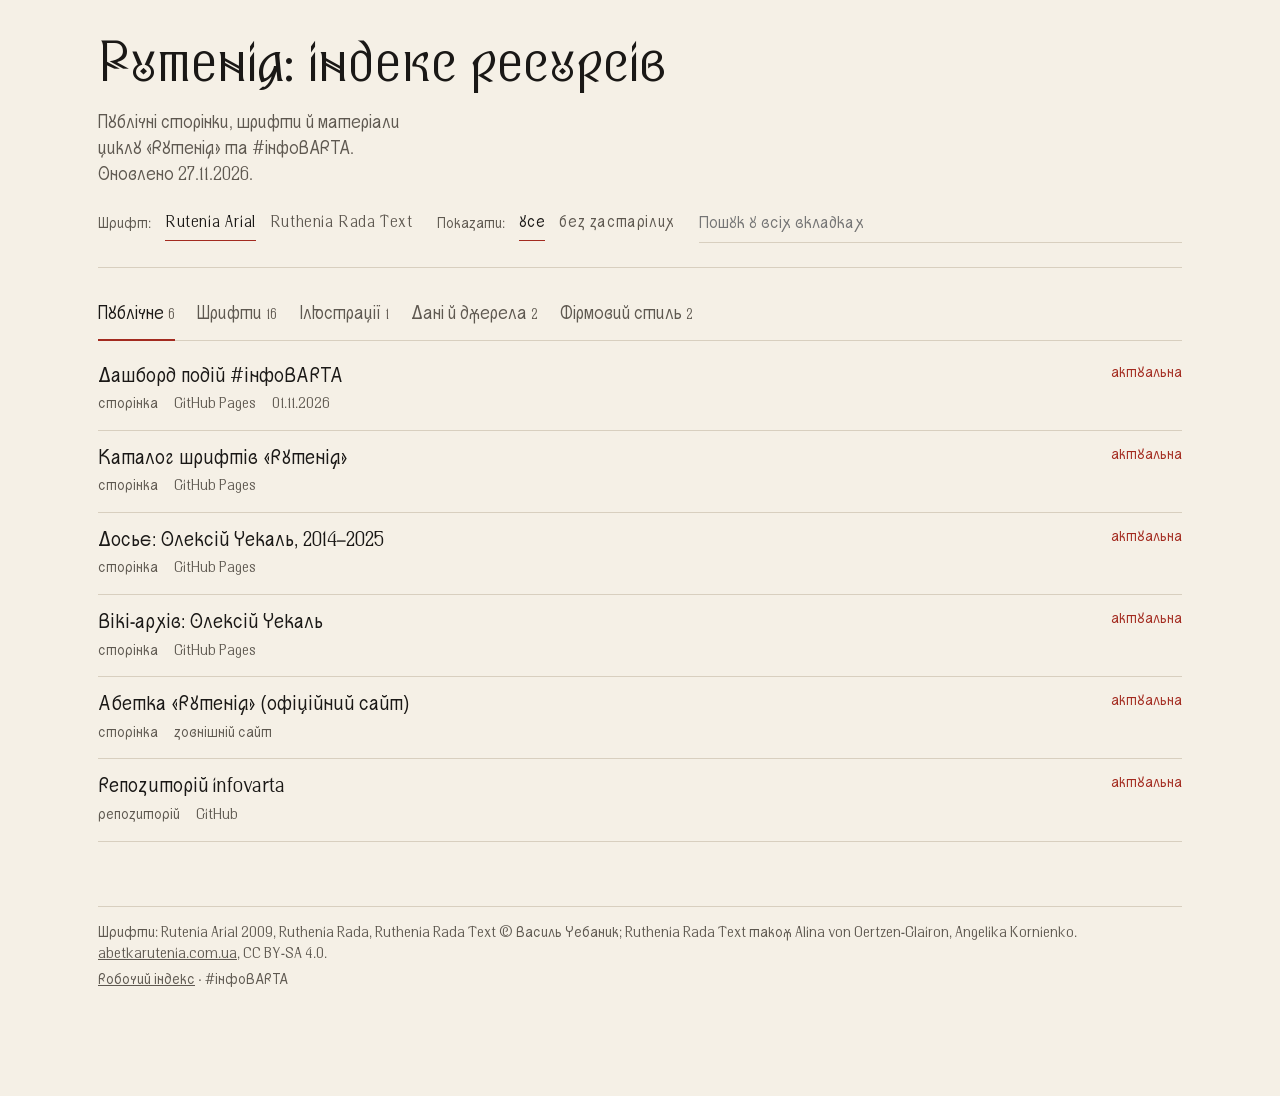
<file: rutenia/index.html>
<!doctype html>
<html lang="uk">
<head>
<meta charset="utf-8">
<meta name="viewport" content="width=device-width,initial-scale=1">
<meta name="robots" content="noindex">
<title>Рутенія: індекс ресурсів</title>
<style>
@font-face{font-family:"Rutenia Arial";src:url("../fonts/RuteniaArial2009-Regular.woff") format("woff");font-display:swap}
@font-face{font-family:"Ruthenia Rada Text";src:url("../fonts/RutheniaRadaText-Regular.woff2") format("woff2");font-display:swap}
@font-face{font-family:"Ruthenia Rada";src:url("../fonts/RutheniaRada-Regular.woff2") format("woff2");font-display:swap}
:root{--paper:#F5F0E6;--ink:#1A1816;--ink-muted:#5E5850;--accent:#A32A1F;--rule:#D8CFBF;
  --body:"Rutenia Arial","Ruthenia Rada Text",sans-serif;color-scheme:light}
@media (prefers-color-scheme:dark){:root{--paper:#141311;--ink:#ECE6DA;--ink-muted:#A39C90;--accent:#D9574A;--rule:#3A3631;color-scheme:dark}}
:root[data-font="rada"]{--body:"Ruthenia Rada Text",serif}
*{box-sizing:border-box}
html{font-synthesis:none}
body{margin:0;background:var(--paper);color:var(--ink);font:19px/1.55 var(--body)}
.wrap{max-width:1180px;margin:0 auto;padding:40px clamp(16px,4vw,48px) 104px}
header{display:grid;gap:16px;border-bottom:1px solid var(--rule);padding-bottom:24px}
h1{font:400 clamp(32px,5vw,52px)/1.05 "Ruthenia Rada",serif;margin:0}
.lede{color:var(--ink-muted);margin:0;max-width:66ch;font-size:17px}
.tools{display:flex;flex-wrap:wrap;gap:8px 24px;align-items:center;font-size:15px}
button{font:inherit;color:inherit;background:none;border:0;padding:0;cursor:pointer}
.sw button,.st button{letter-spacing:.04em;color:var(--ink-muted);padding:4px 0;border-bottom:1px solid transparent}
.sw button[aria-pressed=true],.st button[aria-pressed=true]{color:var(--ink);border-bottom-color:var(--accent)}
.sw,.st{display:flex;gap:14px;align-items:center}
.lbl{color:var(--ink-muted);font-size:14px}
input[type=search],input[type=password]{font:inherit;font-size:16px;color:var(--ink);background:transparent;border:0;border-bottom:1px solid var(--rule);padding:6px 0;min-width:0;flex:1 1 240px;border-radius:0}
input:focus,button:focus-visible,a:focus-visible{outline:2px solid var(--accent);outline-offset:3px}
nav{display:flex;flex-wrap:wrap;gap:4px 22px;margin:24px 0 8px;border-bottom:1px solid var(--rule)}
nav button{padding:10px 0;margin-bottom:-1px;border-bottom:2px solid transparent;font-size:17px;color:var(--ink-muted)}
nav button[aria-selected=true]{color:var(--ink);border-bottom-color:var(--accent)}
nav button small{font-size:13px;margin-left:4px;color:var(--ink-muted)}
h2{font:400 15px/1.3 "Ruthenia Rada",serif;letter-spacing:.06em;text-transform:uppercase;color:var(--ink-muted);margin:40px 0 4px}
ol{list-style:none;margin:0;padding:0}
li{display:grid;grid-template-columns:minmax(0,1fr) auto;gap:2px 24px;padding:14px 0;border-bottom:1px solid var(--rule)}
li a{color:var(--ink);text-decoration:none;font-size:19px}
li a:hover{color:var(--accent);text-decoration:underline;text-underline-offset:3px}
.m{grid-column:1/-1;display:flex;flex-wrap:wrap;gap:4px 16px;font-size:14px;color:var(--ink-muted)}
.s{font-size:14px;color:var(--ink-muted);text-align:right;white-space:nowrap}
.s.on{color:var(--accent)}
.n{grid-column:1/-1;font-size:15px;color:var(--ink-muted);margin:0}
.lock{color:var(--accent);font-size:.6em;vertical-align:.25em}
.empty{color:var(--ink-muted);padding:24px 0}
.gate{max-width:480px;margin:15vh auto 0;display:grid;gap:16px}
.gate form{display:flex;gap:16px;align-items:end}
.gate button{border-bottom:1px solid var(--accent);color:var(--accent)}
.err{color:var(--accent);min-height:1.4em;font-size:15px;margin:0}
footer{margin-top:64px;padding-top:16px;border-top:1px solid var(--rule);font-size:14px;color:var(--ink-muted);display:grid;gap:4px}
footer a{color:var(--ink-muted)}
@media (max-width:640px){li{grid-template-columns:1fr}.s{text-align:left}}
@media (prefers-reduced-motion:reduce){*{transition:none!important}}
</style>
</head>
<body>
<div class="wrap" id="app"></div>
<script>
const PAYLOAD={"updated": "2026-11-27", "tabs": [["publichne", "Публічне"], ["statti", "Статті"], ["shryfty", "Шрифти"], ["ilustratsii", "Ілюстрації"], ["dani", "Дані й джерела"], ["stratehiia", "Стратегія й дописи"], ["styl", "Фірмовий стиль"], ["arkhiv", "Архів"]], "entries": [{"tab": "publichne", "group": "", "title": "Дашборд подій #інфоВАРТА", "url": "https://nestorvolya.github.io/infovarta/", "vyd": "сторінка", "de": "GitHub Pages", "public": true, "status": "актуальна", "date": "2026-11-01", "note": ""}, {"tab": "publichne", "group": "", "title": "Каталог шрифтів «Рутенія»", "url": "https://nestorvolya.github.io/infovarta/rutenia-fonts/", "vyd": "сторінка", "de": "GitHub Pages", "public": true, "status": "актуальна", "date": "", "note": ""}, {"tab": "publichne", "group": "", "title": "Досьє: Олексій Чекаль, 2014–2025", "url": "https://nestorvolya.github.io/infovarta/chekal_ru/", "vyd": "сторінка", "de": "GitHub Pages", "public": true, "status": "актуальна", "date": "", "note": ""}, {"tab": "publichne", "group": "", "title": "Вікі-архів: Олексій Чекаль", "url": "https://nestorvolya.github.io/infovarta/wiki-arc/", "vyd": "сторінка", "de": "GitHub Pages", "public": true, "status": "актуальна", "date": "", "note": ""}, {"tab": "publichne", "group": "", "title": "Абетка «Рутенія» (офіційний сайт)", "url": "https://abetkarutenia.com.ua/", "vyd": "сторінка", "de": "зовнішній сайт", "public": true, "status": "актуальна", "date": "", "note": ""}, {"tab": "publichne", "group": "", "title": "Репозиторій infovarta", "url": "https://github.com/NestorVolya/infovarta", "vyd": "репозиторій", "de": "GitHub", "public": true, "status": "актуальна", "date": "", "note": ""}, {"tab": "shryfty", "group": "", "title": "Фонд шрифтів (усі гарнітури)", "url": "https://github.com/NestorVolya/infovarta/tree/main/fonts", "vyd": "шрифт", "de": "GitHub · infovarta", "public": true, "status": "актуальна", "date": "", "note": "CC BY-SA 4.0; LICENSE-NOTICE.md"}, {"tab": "shryfty", "group": "", "title": "Rutenia Arial 2009", "url": "https://github.com/NestorVolya/infovarta/tree/main/fonts/ruteniaarial2009", "vyd": "шрифт", "de": "GitHub · infovarta", "public": true, "status": "актуальна", "date": "", "note": "основний шрифт індексу; лише кирилиця, без цифр і латиниці"}, {"tab": "shryfty", "group": "", "title": "Ruthenia Rada Text", "url": "https://github.com/NestorVolya/infovarta/tree/main/fonts/rutheniaradatext", "vyd": "шрифт", "de": "GitHub · infovarta", "public": true, "status": "актуальна", "date": "", "note": "текст; повний набір для вебу"}, {"tab": "shryfty", "group": "", "title": "Ruthenia Rada", "url": "https://github.com/NestorVolya/infovarta/tree/main/fonts/ruthenia_rada", "vyd": "шрифт", "de": "GitHub · infovarta", "public": true, "status": "актуальна", "date": "", "note": "заголовки; повний набір"}, {"tab": "shryfty", "group": "", "title": "Rutenia Nezalezhna", "url": "https://github.com/NestorVolya/infovarta/tree/main/fonts/rutenia_nezalezhna", "vyd": "шрифт", "de": "GitHub · infovarta", "public": true, "status": "актуальна", "date": "", "note": "банер; немає №"}, {"tab": "shryfty", "group": "", "title": "Rutenia 2008", "url": "https://github.com/NestorVolya/infovarta/tree/main/fonts/rutenia2008", "vyd": "шрифт", "de": "GitHub · infovarta", "public": true, "status": "актуальна", "date": "", "note": ""}, {"tab": "shryfty", "group": "", "title": "Rutenia 2008 Italic", "url": "https://github.com/NestorVolya/infovarta/tree/main/fonts/rutenia-italic", "vyd": "шрифт", "de": "GitHub · infovarta", "public": true, "status": "актуальна", "date": "", "note": ""}, {"tab": "shryfty", "group": "", "title": "Rutenia Bold 2004", "url": "https://github.com/NestorVolya/infovarta/tree/main/fonts/rutenia_bold2004", "vyd": "шрифт", "de": "GitHub · infovarta", "public": true, "status": "актуальна", "date": "", "note": ""}, {"tab": "shryfty", "group": "", "title": "Rutenia Akcidenta 2008", "url": "https://github.com/NestorVolya/infovarta/tree/main/fonts/ruteniaakcidenta2008", "vyd": "шрифт", "de": "GitHub · infovarta", "public": true, "status": "актуальна", "date": "", "note": ""}, {"tab": "shryfty", "group": "", "title": "Rutenia Decor", "url": "https://github.com/NestorVolya/infovarta/tree/main/fonts/ruteniadecor", "vyd": "шрифт", "de": "GitHub · infovarta", "public": true, "status": "актуальна", "date": "", "note": "декоративний"}, {"tab": "shryfty", "group": "", "title": "Chebanyk Grotesk Cond", "url": "https://github.com/NestorVolya/infovarta/tree/main/fonts/chebanykgroteskcond", "vyd": "шрифт", "de": "GitHub · infovarta", "public": true, "status": "актуальна", "date": "", "note": ""}, {"tab": "shryfty", "group": "", "title": "Diduh", "url": "https://github.com/NestorVolya/infovarta/tree/main/fonts/diduh", "vyd": "шрифт", "de": "GitHub · infovarta", "public": true, "status": "актуальна", "date": "", "note": ""}, {"tab": "shryfty", "group": "", "title": "Krasnopys Chebanyk", "url": "https://github.com/NestorVolya/infovarta/tree/main/fonts/krasnopyschebanyk", "vyd": "шрифт", "de": "GitHub · infovarta", "public": true, "status": "актуальна", "date": "", "note": ""}, {"tab": "shryfty", "group": "", "title": "Shypshyna Cursive Italic 2008", "url": "https://github.com/NestorVolya/infovarta/tree/main/fonts/shypshynacursive_italic2008", "vyd": "шрифт", "de": "GitHub · infovarta", "public": true, "status": "актуальна", "date": "", "note": ""}, {"tab": "shryfty", "group": "", "title": "Sofia Kyivska 2004", "url": "https://github.com/NestorVolya/infovarta/tree/main/fonts/sofiakyivska2004", "vyd": "шрифт", "de": "GitHub · infovarta", "public": true, "status": "актуальна", "date": "", "note": ""}, {"tab": "shryfty", "group": "", "title": "Еталон PT Serif (ParaType) для порівнянь із Zakon", "url": "https://github.com/NestorVolya/infovarta/tree/main/fonts/reference", "vyd": "шрифт", "de": "GitHub · infovarta", "public": true, "status": "актуальна", "date": "", "note": "Не шрифт Чебаника; лише для порівнянь"}, {"tab": "styl", "group": "", "title": "Шрифти стилю: Rutenia Arial ↔ Ruthenia Rada Text", "url": "https://github.com/NestorVolya/infovarta/tree/main/fonts/rutheniaradatext", "vyd": "шрифт", "de": "GitHub · infovarta", "public": true, "status": "актуальна", "date": "", "note": "Індекс показує обидва з перемикачем"}, {"tab": "styl", "group": "", "title": "Ліцензія й атрибуція шрифтів", "url": "https://github.com/NestorVolya/infovarta/blob/main/fonts/LICENSE-NOTICE.md", "vyd": "документ", "de": "GitHub · infovarta", "public": true, "status": "актуальна", "date": "", "note": "© Василь Чебаник; RadaText — також Alina von Oertzen-Glairon, Angelika Kornienko; CC BY-SA 4.0"}, {"tab": "ilustratsii", "group": "Шрифти", "title": "Зразки гарнітур (preview.jpg у кожній теці)", "url": "https://github.com/NestorVolya/infovarta/tree/main/fonts", "vyd": "ілюстрація", "de": "GitHub · infovarta", "public": true, "status": "актуальна", "date": "", "note": ""}, {"tab": "dani", "group": "Джерела", "title": "Церемоніальний примірник Конституції (teletype)", "url": "https://teletype.in/@rutenia/CPKU", "vyd": "джерело", "de": "зовнішній сайт", "public": true, "status": "актуальна", "date": "", "note": ""}, {"tab": "dani", "group": "Джерела", "title": "Стаття UKR.NET про Zakon (30.10.2026)", "url": "https://www.ukr.net/news/details/technologies/120261536.html", "vyd": "джерело", "de": "зовнішній сайт", "public": true, "status": "актуальна", "date": "", "note": ""}]}, LAYER="public";
const app=document.getElementById("app");
const esc=s=>String(s??"").replace(/[&<>"]/g,c=>({"&":"&amp;","<":"&lt;",">":"&gt;",'"':"&quot;"}[c]));
const store={get(k){try{return sessionStorage.getItem(k)}catch(e){return null}},set(k,v){try{sessionStorage.setItem(k,v)}catch(e){}},
  lget(k){try{return localStorage.getItem(k)}catch(e){return null}},lset(k,v){try{localStorage.setItem(k,v)}catch(e){}}};
function setFont(f){document.documentElement.dataset.font=f;store.lset("rut-font",f);document.querySelectorAll(".sw button").forEach(b=>b.setAttribute("aria-pressed",b.dataset.f===f))}
const b64=s=>Uint8Array.from(atob(s),c=>c.charCodeAt(0));
async function decrypt(pw){
  const p=PAYLOAD,enc=new TextEncoder();
  const base=await crypto.subtle.importKey("raw",enc.encode(pw),"PBKDF2",false,["deriveKey"]);
  const key=await crypto.subtle.deriveKey({name:"PBKDF2",salt:b64(p.salt),iterations:p.iter,hash:"SHA-256"},base,{name:"AES-GCM",length:256},false,["decrypt"]);
  const out=await crypto.subtle.decrypt({name:"AES-GCM",iv:b64(p.iv)},key,b64(p.ct));
  return JSON.parse(new TextDecoder().decode(out));
}
function gate(){
  app.innerHTML=`<div class="gate"><h1>Рутенія: робочий індекс</h1><p class="lede">Вміст зашифровано. Введіть пароль.</p>
  <form id="g"><input type="password" id="pw" autocomplete="current-password" aria-label="Пароль" autofocus><button>Відкрити</button></form><p class="err" id="err" role="status"></p>
  <p class="lede"><a href="../" style="color:var(--accent)">Публічний індекс</a></p></div>`;
  document.getElementById("g").addEventListener("submit",async e=>{e.preventDefault();const pw=document.getElementById("pw").value;
    try{const d=await decrypt(pw);store.set("rut-pw",pw);render(d)}catch(x){document.getElementById("err").textContent="Пароль не підходить."}});
}
let tab,status="all",q="";
function render(D){
  const tabs=D.tabs.filter(([k])=>D.entries.some(e=>e.tab===k));
  tab=tab&&tabs.some(t=>t[0]===tab)?tab:(location.hash.slice(1)&&tabs.some(t=>t[0]===location.hash.slice(1))?location.hash.slice(1):tabs[0][0]);
  const pub=LAYER==="public";
  app.innerHTML=`<header><h1>Рутенія: ${pub?"індекс ресурсів":"робочий індекс"}</h1>
   <p class="lede">${pub?"Публічні сторінки, шрифти й матеріали циклу «Рутенія» та #інфоВАРТА.":"Повний робочий індекс: сторінки Claude, репозиторії, шрифти, ілюстрації, джерела. ◆ — доступно лише власнику."} Оновлено ${esc(D.updated.split("-").reverse().join("."))}.</p>
   <div class="tools"><div class="sw" role="group" aria-label="Шрифт"><span class="lbl">Шрифт:</span>
     <button type="button" data-f="arial">Rutenia Arial</button><button type="button" data-f="rada">Ruthenia Rada Text</button></div>
     <div class="st" role="group" aria-label="Статус"><span class="lbl">Показати:</span>
     <button type="button" data-s="all">усе</button><button type="button" data-s="cur">без застарілих</button></div>
     <input type="search" id="q" placeholder="Пошук у всіх вкладках" aria-label="Пошук"></div></header>
   <nav role="tablist">${tabs.map(([k,l])=>`<button role="tab" data-t="${k}" aria-selected="${k===tab}">${esc(l)}<small>${D.entries.filter(e=>e.tab===k).length}</small></button>`).join("")}</nav>
   <main id="list"></main>
   <footer><span>Шрифти: Rutenia Arial 2009, Ruthenia Rada, Ruthenia Rada Text © Василь Чебаник; Ruthenia Rada Text також Alina von Oertzen-Glairon, Angelika Kornienko. <a href="https://abetkarutenia.com.ua/">abetkarutenia.com.ua</a>, CC BY-SA 4.0.</span>
   <span>${pub?'<a href="r/">Робочий індекс</a> · ':'<a href="../">Публічний індекс</a> · '}#інфоВАРТА</span></footer>`;
  setFont(store.lget("rut-font")||"arial");
  document.querySelectorAll(".sw button").forEach(b=>b.onclick=()=>setFont(b.dataset.f));
  const setS=()=>document.querySelectorAll(".st button").forEach(b=>b.setAttribute("aria-pressed",b.dataset.s===status));
  document.querySelectorAll(".st button").forEach(b=>b.onclick=()=>{status=b.dataset.s;setS();list(D)});setS();
  document.querySelectorAll("nav button").forEach(b=>b.onclick=()=>{tab=b.dataset.t;history.replaceState(null,"","#"+tab);document.querySelectorAll("nav button").forEach(x=>x.setAttribute("aria-selected",x===b));list(D)});
  const qi=document.getElementById("q");qi.value=q;qi.oninput=()=>{q=qi.value.trim().toLowerCase();list(D)};
  list(D);
}
function row(e,showTab,D){
  const tl=showTab?D.tabs.find(t=>t[0]===e.tab)[1]:"";
  const live=e.status==="актуальна"||e.status==="остаточна";
  return `<li><a href="${esc(e.url)}" target="_blank" rel="noopener">${e.public?"":'<span class="lock" title="Лише власнику">◆ </span>'}${esc(e.title)}</a>
   <span class="s${live?" on":""}">${esc(e.status)}</span>
   <div class="m"><span>${esc(e.vyd)}</span><span>${esc(e.de)}</span>${e.date?`<span>${esc(e.date.split("-").reverse().join("."))}</span>`:""}${tl?`<span>${esc(tl)}</span>`:""}</div>
   ${e.note?`<p class="n">${esc(e.note)}</p>`:""}</li>`;
}
function list(D){
  let es=D.entries.filter(e=>status==="all"||e.status!=="застаріла");
  const L=document.getElementById("list");
  if(q){es=es.filter(e=>[e.title,e.note,e.url,e.de,e.vyd,e.group,e.status].join(" ").toLowerCase().includes(q));
    L.innerHTML=es.length?`<h2>Знайдено: ${es.length}</h2><ol>${es.map(e=>row(e,true,D)).join("")}</ol>`:'<p class="empty">Нічого не знайдено.</p>';return}
  es=es.filter(e=>e.tab===tab);
  const groups=[...new Set(es.map(e=>e.group||""))];
  L.innerHTML=es.length?groups.map(g=>`${g?`<h2>${esc(g)}</h2>`:""}<ol>${es.filter(e=>(e.group||"")===g).map(e=>row(e,false,D)).join("")}</ol>`).join(""):'<p class="empty">У цій вкладці нічого не показано.</p>';
}
if(LAYER==="public")render(PAYLOAD);
else{const pw=store.get("rut-pw");if(pw)decrypt(pw).then(render).catch(gate);else gate()}
</script>
</body>
</html>
</file>
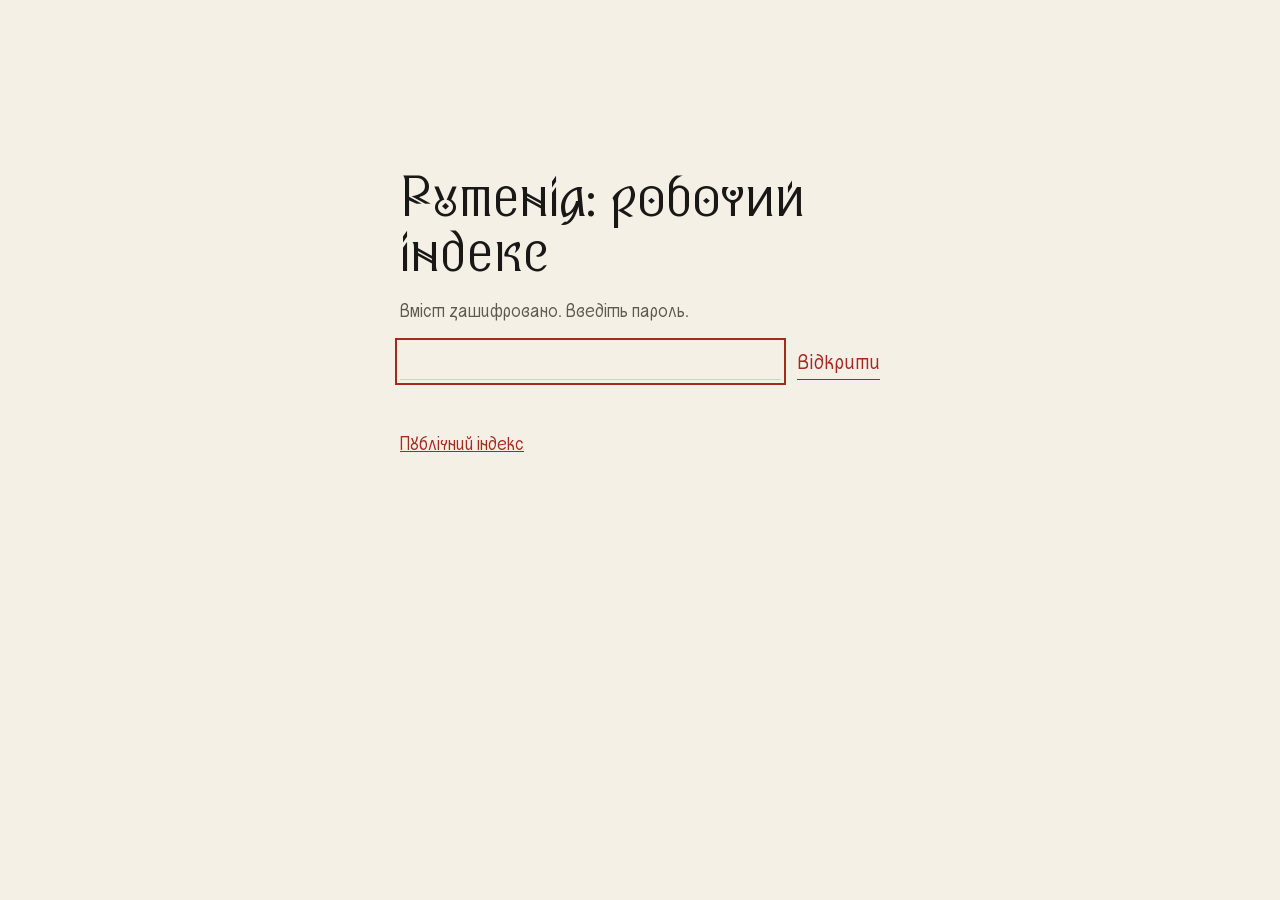
<file: rutenia/r/index.html>
<!doctype html>
<html lang="uk">
<head>
<meta charset="utf-8">
<meta name="viewport" content="width=device-width,initial-scale=1">
<meta name="robots" content="noindex">
<title>Рутенія: робочий індекс</title>
<style>
@font-face{font-family:"Rutenia Arial";src:url("../../fonts/RuteniaArial2009-Regular.woff") format("woff");font-display:swap}
@font-face{font-family:"Ruthenia Rada Text";src:url("../../fonts/RutheniaRadaText-Regular.woff2") format("woff2");font-display:swap}
@font-face{font-family:"Ruthenia Rada";src:url("../../fonts/RutheniaRada-Regular.woff2") format("woff2");font-display:swap}
:root{--paper:#F5F0E6;--ink:#1A1816;--ink-muted:#5E5850;--accent:#A32A1F;--rule:#D8CFBF;
  --body:"Rutenia Arial","Ruthenia Rada Text",sans-serif;color-scheme:light}
@media (prefers-color-scheme:dark){:root{--paper:#141311;--ink:#ECE6DA;--ink-muted:#A39C90;--accent:#D9574A;--rule:#3A3631;color-scheme:dark}}
:root[data-font="rada"]{--body:"Ruthenia Rada Text",serif}
*{box-sizing:border-box}
html{font-synthesis:none}
body{margin:0;background:var(--paper);color:var(--ink);font:19px/1.55 var(--body)}
.wrap{max-width:1180px;margin:0 auto;padding:40px clamp(16px,4vw,48px) 104px}
header{display:grid;gap:16px;border-bottom:1px solid var(--rule);padding-bottom:24px}
h1{font:400 clamp(32px,5vw,52px)/1.05 "Ruthenia Rada",serif;margin:0}
.lede{color:var(--ink-muted);margin:0;max-width:66ch;font-size:17px}
.tools{display:flex;flex-wrap:wrap;gap:8px 24px;align-items:center;font-size:15px}
button{font:inherit;color:inherit;background:none;border:0;padding:0;cursor:pointer}
.sw button,.st button{letter-spacing:.04em;color:var(--ink-muted);padding:4px 0;border-bottom:1px solid transparent}
.sw button[aria-pressed=true],.st button[aria-pressed=true]{color:var(--ink);border-bottom-color:var(--accent)}
.sw,.st{display:flex;gap:14px;align-items:center}
.lbl{color:var(--ink-muted);font-size:14px}
input[type=search],input[type=password]{font:inherit;font-size:16px;color:var(--ink);background:transparent;border:0;border-bottom:1px solid var(--rule);padding:6px 0;min-width:0;flex:1 1 240px;border-radius:0}
input:focus,button:focus-visible,a:focus-visible{outline:2px solid var(--accent);outline-offset:3px}
nav{display:flex;flex-wrap:wrap;gap:4px 22px;margin:24px 0 8px;border-bottom:1px solid var(--rule)}
nav button{padding:10px 0;margin-bottom:-1px;border-bottom:2px solid transparent;font-size:17px;color:var(--ink-muted)}
nav button[aria-selected=true]{color:var(--ink);border-bottom-color:var(--accent)}
nav button small{font-size:13px;margin-left:4px;color:var(--ink-muted)}
h2{font:400 15px/1.3 "Ruthenia Rada",serif;letter-spacing:.06em;text-transform:uppercase;color:var(--ink-muted);margin:40px 0 4px}
ol{list-style:none;margin:0;padding:0}
li{display:grid;grid-template-columns:minmax(0,1fr) auto;gap:2px 24px;padding:14px 0;border-bottom:1px solid var(--rule)}
li a{color:var(--ink);text-decoration:none;font-size:19px}
li a:hover{color:var(--accent);text-decoration:underline;text-underline-offset:3px}
.m{grid-column:1/-1;display:flex;flex-wrap:wrap;gap:4px 16px;font-size:14px;color:var(--ink-muted)}
.s{font-size:14px;color:var(--ink-muted);text-align:right;white-space:nowrap}
.s.on{color:var(--accent)}
.n{grid-column:1/-1;font-size:15px;color:var(--ink-muted);margin:0}
.lock{color:var(--accent);font-size:.6em;vertical-align:.25em}
.empty{color:var(--ink-muted);padding:24px 0}
.gate{max-width:480px;margin:15vh auto 0;display:grid;gap:16px}
.gate form{display:flex;gap:16px;align-items:end}
.gate button{border-bottom:1px solid var(--accent);color:var(--accent)}
.err{color:var(--accent);min-height:1.4em;font-size:15px;margin:0}
footer{margin-top:64px;padding-top:16px;border-top:1px solid var(--rule);font-size:14px;color:var(--ink-muted);display:grid;gap:4px}
footer a{color:var(--ink-muted)}
@media (max-width:640px){li{grid-template-columns:1fr}.s{text-align:left}}
@media (prefers-reduced-motion:reduce){*{transition:none!important}}
</style>
</head>
<body>
<div class="wrap" id="app"></div>
<script>
const PAYLOAD={"salt": "gLcbC+THESJy/cClOe3lEw==", "iv": "a6qzckiS+SZk7K06", "iter": 600000, "ct": "QNrZv1UmuqZr29+S/HNMXPPSapiNaWvfw8hMFiOlxKe5ZS18ghnp9EkjjmK4DyT1BWksKRBVLOupCPr6/[base64]/HRPNSD2p8IrcMXhtf0iZ3ESyljoXDb5aZk8tVpCK5n+P8xaaBN0WZl9sNny1Ksl3C95EksofPBt8o7dRZTQ8P8yipBmxBju7mhmS4MDTWd5aTsMvnkzqEPwQBCS5viJyMckQoIGeiSFAreOD5wnCUJ8iCjqlryPXwyZQFFqAUQMs3RfomG4YPfk5Hd/aYuZS09RFhG9J9idbxDbjMTTUowjaeJX33jVB19Cmy74iFWd2KOW8TLcaCCfq4Xw93EU08IxaLHjKvvx+NqqlY9H5YhpWdl5l2xsNE41saRNr+a6MDfk377B8Yd3R7VN2FDcqfTqIOUGA7lSP4BJHTdJ92RZG6niXGWQxbBlGV/oWInSknGAeaOiZMAjukujQMlYclkbtCioUvny4N0qG8dz/8wFAu/VYKBGJkU3YAjVIONstC/rr6deDMD7Qzo1OmpvZZL6QXLeuC7OUZdNj8Q+iA3U2cks9Rk2jN/1Nk2KZuj5Ye9sRRJPxa+6dM1Lo1wIq1VltWx1GZbs/YPeO6efYkKUtD5f1xvO/rtLFMZwB0LV6HEZMudm/UuubqdUsz9sHQ9gh7cNDsmyll0uRhec6r6UvZR3rRBrqCf4Mg94UJjDIqvzfd2L1qf7+yNLn01npdCt2q6sBWwKgEdV/PHa8FJrGBGkB5zWPdWvoJUmJBDuQrZ/yPsoYsSvRebqV2GOXfMy51t5g3nv+dEWAstH7DHGQhTHWREbiQrBa2SCEiGk4u5uXX/eSfZvjgNo/KjgpLs73n82UKV/Zwpbl7QwTEtw7y7empSa6UJLB+a2lnwsX6+cMx/S3nxMSBo1MOPO8bZeUC07riYnVXO9fXABSU7JepgUP/frVvUyzBOOsr1FSW1pJsInBxPeyk+NkF3ibLFwog26lzxoBObQjbXM18JfcJp4dGpm1RUKAW+4hhzShf9cTwwygZTSaT6LYq+IaxfktoAtuOKIVL/umx9BL0ZR0XxSnKyz5L0aXem0TP6iZqItJGH4/56zXDUGNhjvYScZZRl9wLbeDkAuk0ljCxVUoq4qaZ5VwzpYWpkmUyBPKonVKqAKrjd3Fcd77h+vSngwxMUuJOIW+/GYtsD5Is7KfisO7MY+CJDeD445H4cHez8RDlFgGdjLGMt/Tas9VtSsEAZDRr0E1DZZyVFYOXv4K/vQqxj2X5fHNFiTf6tCMYj/T1Tx4FNJ6W3Z8asuT21xm33fF2Oj5KqTufo211fRoVa3SS3lOnMd4/k8uLkYV/aLP0FTXLZSn00KArWDLoOJZNsBTJljh4W5gzTeSPLDQG4swFuTvushowf8px4Xkw6mIIj6Me7x20BV3SaNYNE0RM/LPVfQ8DdbWg9+7NUUY3xSe0G8UdGs4kVLCf2py5BznEC+0YPrPr23qGntuogudjnJrPBeg59sIy6YSGA+NLCMsiI1uxMvlgiWK9rBqKOsWxAsHCNKH/mVU2Davcn9Pp1AQ1F17sVb3v3vDrBD70yD75l48T8zdPmhSBPZHlNz3RoYhmjg0Z5XGSUDNOd2MMPvO+Z9jzMfHuziVFIgBG4UhlPU7gFfIYP3vWVTvYrFrYVs0lL8TJ9nuPb1WnOlrywfaxrc0uDM/ZFJ2+gjGjhyqiQI4VoB47vw9RmQlgVZDcwBk9wMkGYJ4JYgj4WwPQIPIYVWF6aNETn6FSuSZMw8Li+vg3/K9h+oO7HjhiKTohQ84IXn/l8qDh7VOxEfCCuxWO6Zwd3mNHjauIrWp0EsUqGwMCI6kWbB97a3gVTUq8LTzyk9GVq5i3O5YpDcnHlR8WFsmT5+fbZkfUHch3iGDPnazZP8/B+4YE4p0TI6sSPZHr+zDgEoV3/KKYka1Rjd6viRyNarhHPwsQzSNVzB8jKV8BqO39YCrA7UfKS5XLIqTBm7AGEywkkt6w0+XmSy/g1cWjKowsl2fn3DrVaQZOBKA90hVLOlGepr+U5y5w02a4bC3HlhOPSZczQlBnMn3Bb/QO7/M5RM4utS2VipA5OoCK+e/qiF5CUQuHpeeo1T7q06bS7oB3kK/rVtMXOPJsyXbJKS8VprHEYyROyqvPand0IDqlT31fGmtBS2/2EQw2JmY7K6XhpzlY+uycFQ09+cbMSLWATbDL3TOdsn/vn4vYiwxL2MeHPo/62qfqaHtQE9C25hiO1bNbeFn4LGCIfe8iK3eM2ujEMRpBh61rqfssW6isRMGcTi69De4ZHT+DGefTYy/lFXI9rZgIxISkVUYSRfUmgRbt0DLW1Ks4+vMCrdbOQj9GDrcXwXgPxNud6yrWEZeGb3KRxQSgkCC1zVHqIC1goShoZq4TzLL9nMZC0r1oEcDNwEoVOQB/1/ZuUE3rfKDvwFIqXv7TYCIH606Q3smfi5F121BQ6OUuAZFar8BuJvi4FaBSt7D/0b2mKl4iUYKvIf3r9Lncw01nkYeBTdfdI7VWfgke/qDzUUfAtKNp7WyBMhMisEOPq4Wyl/fEr2AoTlqeEFQ/q9rM2m+js1zDIq6VIUHwQcpKEMV4JhnDeJD2HI3yFBlpMnNl8D9p9nw1kmhRdUZFNkQHqEnb7dmUpqKkmiSMDQRYq4cTl1fCjgNJ+X1R1xTWAlptSxp+OliObQf9p60VRUEpqD//f9dAbUaX7JmlDfIeBPrEQCLOpRnh/w4n/DJUHBr4y1QH68WkW5uNSl/L/yzs6EZcBf2IDu3V6b+waazELN7y3LnQtKAHNTmWvMt9MLChcqeyXr7O5diW9Q/sixNiLP5VUoLgcGBAy7vhZhA0m8aaocwACESsbilRosALng/2I/Si/WROXpjiJNzXIisl3x/lh3a/kk+mHXmBVXBkIegkqQLyDu92QSIRrKCMOkEeFrmg/3437Teh/2Xg0ZNP5qtIiHq473SBrLyYeY1K4XVlGlXsTlqwyB1rpDcLiAIwFQ3HODyChjT3ANs1svkrdGBy6/+NgAcNCLBhTCGyl92+EhsbFnj8ogPkbnbatDhVs6hh9qd5dvuBJg5HyJuu95mm0rXv5OYtdk4q9y6aDlMeTUrf2WyFbYZRCQrs4TGqB4BvNMEuYB3Se/jyf49dS38E2naYmxOVGvjyr+6jN1hXchqBFErIJ2vb7WIfcIE6Z9H7tmFPi/1KMoIRxFhwWDswscVRh3S8ikMfSg8KsoKEBO6HD4kMds8W//dSsL1iELY1C5cvFkaMjkhC7U8x0b/aeG4jGarEbXqrFgLJS3ROxodRzF5j4HbL6m5pGZrEdJ2dFkbu/iL3l9WqT5mc7pJcQLtiiHLU6wjTfSNYe//DVLg6ljPGLkHxmWBt2Spk9Y2sKP/Fb8o9UO8YNwnZyFREiBgAdQFcE/0NXQxvlVVwMLxyBrEDfI9twKHQVTJNnyku9fCmQCz5mptyPd/sfNhZFX3VqJRFNf2aqoJ2r1UvnjisU2roEczgAgvk/yQCozgHh2gBTNPzfdHty8u9e68MotNqlJdxGIBqgh1f/X5MjuDwoXTAFRrJmcwwRBvIjDtjkAFFznMWHoOxZuwUPb8mvbqAUaTyj27kkBRP9NY8alZ+Zu3rFCyPK57FZxcfL8pSF1Ux40t6wqK3ijvrqvkNhH18GxKKWXavw6dudqtV243TKk3oCaGkYsydWlGnB94Qz9FEY2pVWhpGfy/ZK88pOhX3pxrbon5XrEHOD/ZpgeGWdnGGrgBndbBJgrPNxloE30hwia86GBN7YIlrnwGvEqiKQnW4zRT7a/2UEe2nhLKaw2of8iD/kSnycQxVCDL5e5C9WOwKeQ9xsrKyaKqao8Ks0ifFmVDI21Vymz91yHQt7dkdncpI9/rJOfzfLVPuEy6eplcS7y6rhxnQoFGZJu5ZxZKjdIQLnkP5xUW3udQY8EeBDCj3uQoK4wSb1C7AYOpcVxJfsEfJVvao0vbzDD3CHxLi8TeaYH9Fx4emGY8NovGMiN7MZCfckTvg9DHCPt8O10e5hW+ES7o4Yl2qvewVdO/adMZOvxgNOqT7Okr/TCXVpxknX4Nx8qirzplzh+21M4SD8VWGmnM+fDJrjbCJ/adiiBrsfCN0E4/d1JpM/cCYASNr5XR1c9SuFD5pJ2dukiMuSIle4dBD6ayJeCskMDMLqUztanwKhVFxn5vUVBok58/gNPz3HuTb9cLvtAm92kX3INPgvHZQkQZLxErmVIYemOk4sqhbNjy4U/Kh+mBlfMIDCzZjsyIlJrBtpjl+twRnoWBkhFyFqKIDvLysHJR5q8mwoIbvNLrq+K8MgmaA73JkTN/F//Xp/uzozTEouBi2lJLS3NWc6UZQ9UOYy0VQBTujcMgAmypYwLffSmtaXypCKVdn7/kNEfFvDDk0jTKpuUmnKqa1JisoocSs/hoCB4+KLf6AL8ckG4jHlQceISA2Q7ZHSppekf7EBGcS3JX3TJrRxTLrbB1Qnjm8+Z2lZNVeFvcxGNheGkE/V/HYsWYFwPk5/OOw8mjgjPI2dadgSBOcmUvvj5hNWaEBqBQFubAsMYovfmA8+DRRa1rIxfnv4q0Hcv5TI5FeMC3A3UTVxS1nWNFdCD904cLE0Ee8K2F268kLLma4Fetk+XRR7XZ4KOZK3a10CVurw75YrzkWt1szKNeWBPJDfLTBDmyVxHYjwC45hyKDFqLlziJ/DvX+bAVo1R/kFpIDZug5fiq1k8SO7tXgiAYVndO6Y7rPVzU1scTvcsimLqFL0HA4kgVNzBGIvIqC3pWiMc4bMa2UQZCAqENUaHOJD/t52t5SMs20j7bbAKkmGoDkcBvtzmlXKP02QdjB6pWn50alhnRGj00AsCtRPi2g0wimT9CvB3v7XKVC9J2Zjg1KbPKlFbp2vClw5/IteDT4G/0VGngeT3yZtGutUq4qOaobMGvJ18ixbI1d6IOko+dDYlvR55kKg16Vdu6rvc8AXjVAEhjabCB2BRh5kAx7YptMj9gkjmhw9/Kcg+jr9OcKpa1J+mrC0X8HAq7fj9P0CJ2hTdC8J3nyCWwiuiQZfz/+mZqObtUqiMnpVEF+KmoX2l+B0mdF2QV8GolpIddyknfHCf/yt6FwYpi4heU0Z8ivBdhFgmXUeJZYe/2IDYZWDcCu4y0pbIueU9YmoUn9DBD6BUQZ7MN7HzuSbmY91FmuvMgvf4sPtJB8hD7qjbMKR1djw8670GrgaKZZd9XE6gy5UBr/cP/D/5kAgWYvmUnfeuH944pWglMFL3hZ2xVVvAqcH1Ulrj9BqNt0nHpkFeqIP7N1pLo5hg1DpVudWTtE9GIpSyFnoS8/UWnXj7PFX+95A20fFcC9rWkn9lFqXI+YBMj7ljZ5KjlBmys0f47/mNkVWYnlbaXNc3/FtWsfgnLsAsUYR/dCUG4Mm6s/kA0m9Rw7GZzB/PmQ/Qki0mr5Il72FevYqRKkCUnUGHygvVRHQc9WiOelrNrG13SiZXHcpN4MT9D3g6G3i+2EUX5UYj8JkvywJKMussrz8jE+d62aJVE4Et/DsZGymdI7m/uPn2/G/HQPPaqQm91ScR6NkBoEhE72jw3LlsWuT+YlgkLtyrVkqgqMWSEEcKjMVrzfRUFiTcCzwwf8vPlfVnuO8W4fSK976sGZshLTA8MW3Q1VLYxvn3neVdAL6P6u+0SnDuMXlcnqylr5h1kY3noiJ/2j7GcePYmAHlm/Fo6hPr8R115P0uvfeoey7RA12G61RmAGfL0Xtgmh6psnU+MBrvahv4ITt7yHt0gqUCDHUW80ncbTVEqLnTT9ehFJ2ciGNNlH5WcLXvl8uw/R6UhTtii66T0AV/PYt2Y7cpA0NZ7BDfPm8qsaAoC82RX/YXYfICAyO/1eICoIBqfwNxRdfG/jMbF98dyUeH9+soD/KjwNHKuWhmmT/WXmB1gsW2jf3jrsK4UCgDt4eQq5YyfMYy/r7mT4PdeXolsyCXDv/BjpdZ15VtPZCRu/AF+CyvMSCeEZWuWEUkrWh3yscmXOIcNH5yn5hkrAHmsEN18XU6HsnnfgBpI97wl68abB1lDPdTLah9e3ZyF7CTTcmj4bo85NoOVWN+5NUwQf6qzhGMHbH5CjymliKzb/[base64]/KMrJ4YYpRGB1jV/zdY6g/rTICrEq63qQH/9csFRNue+QjfG50rAd5Xz656Ro6GKogSXJqZ6lDwovxyHAbyxxt9eTAFVjJZ8wwTL0J1q6VyXxZ0yitVg9IJgwB9Wixr+WS4MDtZi6lzGjSoi9VMWVW41USbbb4Avpf7RBLRu+wKJXK1c4eGMQsE6gYGkunKLEkYlrMSjNgSldwJVWhN4vzRFxJxu/bokZgchr9QHvgu354oU5y2cXQZ3YyMh7akqhjbyKKggcd82ZH0gnkq/nLbF3Ldw4taUszoBd3zIVw+l5cFTMQ8HpHPPEksaFALvw87QP3Bi32p4jiIOM4gWBpFnFsGqql0jYXue66DEkkKh43QoZ58PmprNWyTp0x4xHNFvRmApqEpxO+1ypsaxV6H7eUq/+h2efDH38VEk0ochc7XAMKL6+TwwYGgm+sEnQxfFDDCePkJh/JkarCtG1c4jjFZUaYDMYxTBO++bDt/QIx70Mii/f38cDdadVftHGEMuXIEzdz0ggskDjfuldsb6hDLmL3mpamQJBAmdd1AyFioZftHDfkSES/ZoB6f+GweGOv3ml8MQcafUo5aPhfXueQLio1A9xeFHEw/6Ye6BlHmLKukTcZNHt0Q72anameeq4W/bDOHDt5AJqNK0+EJRWFWbvXPwSJaR9q0Gd+Q+jHthjUsR7HOVg7a630CVb9eplMnoU1bUKTyAJg/1nVbc1IYrnOCJ4o6uq6tRYSmJAJW9YVcCtI5W7LhJiZGEhSg8uUgsURCQb4UjcUSFRULABPRprFT3SuKmXA9aRjjTJsD4zeg+gbzR2FFYojw0H0fp8rTT0n3zSv6TA8GfmAt/[base64]/NZwYQWy46Xg4eB+JfUZYWj91Q9LgU/yKZGfgBs4R0zBYv+wz0au7R4yeViyGbe2HVi2YZCrLV5eU2iItD37Ipjh86T0tnRpU9XAx2TLsugrriKBeVRcyHl2Kg4oQ8olrnn8pgog7cTfVcHaopVqEBKtIq3/btSJ/XwvRY7gWZGT9t/mXu6t2QgBtd63pQjaUYbV2Ps+O020eGl112++VFhKo5yRwZOy/IyvyciUWJBOQAldknYRJh7js+f1v6Gg0KbykAdC/uURoALArctIxcpw+IFV5d7E33zskZGvwq0jYc6VfY7Tohut1fYRrp7dl7TXj/f8+WGqKjiLLMaN6S3ziNue0fIkoyEJn+DFHqJjlb0TlS1h+u+Ir9nYnrVlSCMWDbe4/Si1hHb+uTlEbl7qm6PB+9RNVPkHy9U/Fh2VMdmxU+bzNyYqmGvu9YnzytVZCTPwSUuf4N5+3qrXATbrz8SyN5nNMxscEFc8ZiEDJFzLctQN4Rk1nz1WceagS1hkm98xggQpT54xJpWwKg4iavTgmR04F8PJtvkkI7TQpcEq4Yn9dScdoyaaQQ/FZ/1COW3AOS2zCoO4jZq+CeXrDR77PxxHsgu3ByoKr7S+QgStWm+EogCvnD0yV8ziJTW48gCj9sGo1h2YIB+pibRnmt8Sq2JnbCVCB01RE+HIlIZ6FyX3C/mqR1ZQJl5beR/ufQFCOrnX4pQNSwVij8sYRKBeKXn7VKgbqqA+qJSyB/fKYzl2xAshe8mm8rM2RD+RgP34LdCrtGWROQEDjglvihEk/1cDidnWvcLZiTQMS3+fS7dDLVIhbC4U6LQ8poeRXhsx33L/gKzFNjeNSsR0UDtEdz+qeT36Q3kT3saKI1k30TBZW9qaOoxx8SCYo5IBl9v8pmG861d8M172sTydmAT/4JgXfrAL2vLvRo+/92JazX3bfR7yPwrstT1Zs7CqqPa7zG2DxhXGMqKcZR7xDIlmwMoWQ0RVyxhu95ndvb8KDvR21z/6M3/[base64]/n3ET4ZflSckJxCpc/uMB57a1kBfJiPnf6fUrt/nzPAldAzqhwZ4+vHujnQDIXAOsgVBk6ZVk7MhnZQLgCZuom9VSt0YeQQI6dFCknQbeBZHAT/G219t/0ilema9vqq3cMHVsUmjtyezCMwWJGefaNGg/2ZtLjNqvv9anQl71o5mNeION7aF4UQjodIoX0HKhiY3zkELM6rOrX9PLx0cdrujRtlFVha+ZgBF/XG6X6M/5a2C8mHKYcU/3Rwmbp+CYVZ+/U28/QuaaXgL7tUj7uQFInNEcWCL/dDVVF/2OFVGKC9ZFPRUkP6t36NZKcmb6NspH43QSKGltZjPdpINGoeQAGHFQT6bC7Lb3Jd9tPaRPBjyMamZPJuneJG1huOs6iCVFQ9NTV3jf+Rho4OshG4BnhxbzZITe8kdA39JEvm9TeM4x8UodKSiUzpFCyHw/ofhNpq1xdFbdlC5MAs40B1u63/ia5I4/liIuH0tU3iB/PxCAtRjG6odvX+ndFE3FRfpcWgxyrDdq9ozy8HqHC/4PvjTf9Ye77wotNPrn65L/DqaQu+rE8x7dYp/x6dWIoK+51Bu/[base64]/0IF/e0WSXELR56qp5ytDBnRTLTLvTtWsyfgWktszInZdkcyKSULX4NyAdK90zbeMUrwxIRx7k6doTM9JQGa71Q2Wc1FDdgYqPCeiZA3UyG4TVsYqEqHxUHE/wUdFy0kVN8tdQvvE0EBw3jQzfOMCHW0TpPtjF5G4TwLfVUINRzfjEBXZP07rk/z+dqfLS2TJ5097wVEvGJi937ZDUgDw8VYW7en+mzEzx3Ejw0zA3kSWNnoZSTb4nna3YsSiMsSscRBgAyp1gjy/MSFMIz1W7YEHa1vO9Ej0zYACd8R8nNFMSyUBC/cPnfoy+RXFYkqKZhRONeGs9vVUISeUvQcIr8X+G+2J/m3ykrq+mM9g71yVwYo9+D8ETIDGnbtW3sXIVSd1aGIecyUQtjCvL+LVDeQFH+26yuvf2pZ1diqVt95J9ryQWWB7y5vZoxU5K21ZIHxamutUoSmMe46eUidb/TFryClsoxp4TUZSaTHAFiz1FRZVBiXsuqjzgjR2aEIjtIEWTKrkhTTfpw9kUqY5rsLY7Tml0h8fvOO1f2JoeqszvQSobKOWKgMBYj3LtGdwFJ0NexYv/2vtE9WWKzkxTeHjgANAumXxVJ7Zp4ieZ/[base64]/9NoWeUZVj3T/q5ok2XRA05CvhzU46qiIdWVhc/WGEXLmaR0JEVSO2V8fasfXX1wFYOW4KT66ZIY2DnTgKaVPqbwLejtAuKcZ7vljOAbngCEsgSOA6ZzydhjCfgb0czxdSrdlBEy6O8WpQY3cEYr7Fq1Pd9Fy3N9U+t/s4AxIyqYbRgLeJJmvL4xM7GzHytwMm2e/RlDQYRwnHhnEbOPfxw+cCCCF0PcYYw0GPw09cqeGH2eNNoe4jz+1gRlYmEgdI2nUMl+rdj0ACrXPWTxSBmtDlqfvKnJRxNS5y/oRSNIi581l4rkHPFs1mLIHuOAkToofUlw4EjLbonw9F7qINmnoIKKtnu7Qtav0YQN+JZvOTKG6EaPHd4KIKxkr0uLlm06rSOnFXS2+mhHk4sIFknOZrRvAwxw3zDATrqlxkuYy9/94CP8BuRgNQ2NYapGLYYVBnfioY/8fYryeVlXhTd5GQ9tKlCntC5iRbRa4RX9EcDUL3xP2FZybu13R5Vk2Grt2sQtMBYR01K7sy7RLX9wCD/Vim1GCuZvW/cthjC1KJRNLbwNViP9J65IgnhshK/4TjpHe0IvYNiXb6Fq72swdMLnaXGvGjvisM+K1A+3Y4Upxv02IXH8m9zopEXPDlo44SDNXZr8SwdxQ38cMPRyoZ2zDmQVu40eRCYTPZr4WBnnOmSxDX9eZ6Mp/7Hn1Qh6IjqwefuHpfkFkVsAr0QtNiFCTvpOISVOcewh1fPyscS57ZA8yofEWI7S+xJ7+uNxpxDL5EvmQJKF1ENorz4xEUSU7YOnoIP3OFOZKbSrqfAhlWul6lNSuzOd0zsv+Y4zTei+Tm6oUjGq52CnrfEoe9hBrZNRzEPDH6ZhBQdbUOV/DkrtnWBtY5S+4WwmI6IMS6Wosk3J9ZsiWSJxh653V5AMGJsR6H0BJN1kCSwkozv3+bkHIEaUiULtfFrk8b8HhVcbTM/CqPOC8M4B9aTCEmUVoXxqsmUCESvUFOUtnODQeUiYJ3ZkmQmN5BNB2hajeaYrEzNHPAOS6vdZt/7qd4avtawb0e+g+Gc7HMgg/ntU7B6nD8DdTehMFK/qSXXM4sCk8vQNKCx2ej7X4qZNi4H3TFzKhys47/MzN67vCD//V0QSQI9DWsxX18qLTWmEZgIEo+9NQzCEJehwIO9Fe7ttKSZ3cyKiFJLm2wi2o6NL96pkJZim0Ia8/FVvTE6sRoOeGvZIilPptMhaIpPa8p2y4pn+2YE6zNYc1XZL4v1bdEQ85S+TiGNEEid1t61S8+8D9m++je+0ilFBjlD91J5ogWWpva8YMVSD92q47sleQ9683HgxQHCBQuZQyOvlKYSqj6ztsH9cEvNkz7cErw8NPE4LYC4DmyXol/HDQ19A2gg32Ow57WVl6Drkgx5GP3NcoI0r0DEILEyfxDqqRiRQ7uiVrISNsLt4fXGzbXtC7mL1pQWxigyOiB1wNg1YJeZpCxGHxb99sZlCMURqFR8vF8po1wuCp9onXmStFEuBhZ/bUtrvmzvkUhqqywhCuioDSO+xnNqdHzBbWcCKz/[base64]/elWyOqmOrCxL0YJwTfr4uqhUHZ3ChlwGckhSFu3vcEz2GwQe74nbnYevDGj93x25UJAyIxS2sFCs+DA0jelkuo+J9TUPl1W9mnzRepSZJghbLeOhAkLVFKbi4cOb0PeZ57+F29CEFbMvSH8VYhbQNXiT+kyErJF/swuGAA7tWtABM7ayb295NCMAvzERlR7dbDEV4jizd1CckWe/PzJXr+AJxsH3iqbmYFaRy2LClJX8IupZsCtW9N7YqEaYVbAn7QYJTpP14I4Eu9GIei1V6NyCvblwQNQNeKEqPa+55NKjtZyS/1n9MiRGKR2qb/P3AUO371BOT+am+1crEZIoiiVzW+gB46RWsecADz6+xNwn+N8FStJekfIAhQSD6e2gRqVBHyTl9Uo8asmbFrX3eklapAZ1CddAeg2crk8jz7G0psmTtRGygNxXqqM9uYUwPmAmY0Fl1nmFt/5S4DgjTyuIoLl1nZGEhujC68HzA2NsAIxTXuppQcxVr7CrLpSinyhpfJIOHrVI+k5J+wDghNcGE4WAjASOBwcx65gIZkcJaVjgP8oeab8o5ndH4kuNVhplB65uNfhCw/Vut9rYEGyUmnD/T2HXUuV/baP7JYWzGTRJM+v+a3p4weteOMV93K8E3CWsRhGTUHpQE5ycIup3VlhPl3rFxJLmBDzO500baBHhK7jkYnVhcq110fbyglaXZLwpOBecVS5kF7M5a9mX/ZDAQFD6Y5KxwAhSbUsWG4m+YcDCXimUS44jD976X8heO0m7dJDaQgDg2c8TQkm4d6U877FT949OD2UW1QCpM5EQVHYCRSgLsE49/EcQ8GABAiqADjz9f796kzV74S15duMQk/nCUU2uQ0QLaYBn2RpElt2r6GdV4O21Z02MciB496xF6xARfR82bf8rEXJbIT+mGd5a49inUS11LSuyqoPEerIzWLRUbwZJFpUY/[base64]/MtdtsV22k5l+fpbhRbsSFKM1DEAX9MXbMh0TwkbXpPGwL5ZCFvk2gCXAXxUvCIbQKLse6Fi45hK8SxEM4QtP5uvONQjfhDTNaRqODFkItOFg1NJyKPfNWzF1KsmgmizFvz+iWgN5oKiQwUVyXdCLw8V1Ed5+8xdaw1jXnbMv7fHQIrQgpg1bZwBOpxe+yr6NZp/9FzoJIuxmG+8rCGRZFQdRiRUQqBajR0+g3mpQHCJoOyRKHvrvMZFLvPG/5mqrWfaPmssnjJ96me0zftWJg/XrvWCBhWNoKIsQZnAEf1n5ApAp5MWnAlkg7hXj3bmLFYDaBX5tU3Td8MDKL7h7v1HdTOnrOmDmj0ZByvfcwvzO725uFC0seosn3AUp5hvh4a2wmgzmTNxQA+Fqoc/kpyfaNZJqfV93qyz+UA0JTcWGWTlPgu9wt/C9FaHb2p4VBIbdFEfUztm4JpMO7qH/9CHUWgJyo+LG9ZK4ZdTQwM6nYWNIiUE5d1eEClaVEit8mytxvu3CGqOBl57WnuGok9P7fpzS2LfOEIyZPd1Ucaz6tgrRwjSJT1kQW2o/nYJxTwFApLPIHpvBoQdxEFlZUlMAMghyQC8ZkJoM0zbpbVldDOMZgbQ4+YVXfZqdiZqRUcPKbI6Cq4C8gtfAi4YSjyAGwi8/hD8UJXcbbiH93gIDBLiI5ZwjcmXAZymhYdwTTX56eEuXdjB01waaUdMXfvfKrWxI0inNphSnWikDDDFQUZHNrnf+4Ie78HslsBEgB1/0HUHAKbdA7O4MvpNjLGftXo5NOdvPKxYeeqcuxGVrJbHJMmeBuc6v25gSYCi1RvLFq3Qd9Mup9ps/4fO46xhNr8OwI0Tq50o3IJ1Y+/Qvp9hmB+f8V5d35LnoLLn+V19E5mEtOy+3ZaM+jn/Xl6EqpYxyzkqMk0dhZlhb7Q8/B7Vld6Qj22Yr8Rqj/qdOOX02sjWFlOlhwt+XIoE7oJw8j40IJC6ZQEeP1xIxVBQz5wQSYSFOdUbllYCHAyeFgQ+wr9l0C55E1n0lrnZ+2RBq6Wxsg7Vgi8iGtFVghL3lsTRR2QcTQ0cJKY1B9T3RGeCeq7lyzCV3ejP9OXgMB+mxxnXOD/QKPJ2uz1x+2pq3jKEc4o3Bd61pyY+vqQlFCpjVDLW2GMLVn7QTTLp3IQ1as2vOa01UP+hUh0EJxIm1oDpCXdJZsJzYRdxpVb5EuHaMjTSWbJ5kwR5Hr9hEp+dgIhYtDJYnEdhHF67576Z4yjnxpANY3NW08U3fJ9jjp/fIJA1pJscTHgyOaZwRsNrTFpOb8+FmFyW0XEgjeZi3qYPKJPLzswHqSpXJtqcQTfaOHdJjg2/yYhM/4AAKQglt03pnq0oYN6y2ZJxQ/vdfKkNspsGCHy/[base64]/A5iBGdU/tymuko0VLSF+bd42/JtbeKkOtlV55KijxoA5W+M6wbdYiwAa4ga+JlEqGIuTlyCIUtp5Ru0pVhGG0XUH9BRJRf4vmCM+uQq+dRWNJJHfSw9x0L68cJKBZ8Kojbc/ntTN4gtO6sb9ej98+mVUI1ulmcSuzXRupv1JF7Dz81pj6EiXcyld36vO5jYoz3L0KsCM/BtguFMvuMbtdzAs/UK5JAhrdrl5M26MsdZjOXCpdpKV9R7olcfUuKeWIeeQuH0opg0QrS19oL59hYyI6kLBA7fU6Gxrmoo60ad4ZbI/iaqkdcsRMYTYQPnAp1ZAfoakujqkFEHA8i/[base64]/lKLT8ZoEDQhK/sAf+NeWkGDtxUnvrCdWWaqoi7ZPS76SmQAdEgONbFdGM26zA5idqoCqxyRPcBFmeiq8+lnIc4VnXqIoj+uCzRqAw1rYmLzqs3GRifhsuMDV8Q6d9tsCoFKpHhAS+PPMxsfOLPZ06FU46Kn9Ur8MO1YMyC5k1fAdJIh0/IvWpKNc6u0/M7ud9WgF+p1TYfuKqnWpfTOJzMBQ+mYw6RlDK+pZ7u8Uz8dGbLFXP1s7frfQtnxhYhotxzjkedK82s5/c1Tx/iyU7MKt+/h0XQHFplVcTqGgiNpJGI9I+FUYYtN2d7HmpG+91jyvqtXfQFl8zex+38sh6ItEgxkd/VuiHTcSzT79mkfeNvDeBJFgFs8B/OTsw6EqdZJ6jiPb1PFgP/1JkQCX9LepTXQC1jJsxZGS+B82mAJqndqQTGspE0yOkLHeiFIq87jH59KCZz6k52NNOOmdZ2ZSMWlHin8me0LX6XAcHLNcAGfDypeO5PI0EtUqp3vYo43S4vx+s9BCw6XyZ4NKRdkXwyo0JcmIQrNWVN/2aIWdBv/sTjoXLCrqfUfz5ORIEn4CSEmufddIbqvytRj+ulOv3YgOM+yIEEw2L18lsZH9CUQrljz6j/B1hk7+0MRF+oYuKMb4Sa1xYKNs1uV084gFyfDHTD4WbAaTBLGTdPzzPywEHtTPTNGhnvqAvucMkCj+/AFRjayg3UdlWWdi5PaLA90QMTEi4KV+h38smdr2ibppVTDyda/YUckCE64+a9hyyz5XiosnSTIV4mFECfbT2cMnPes0ytbEki7pQwkDH/3dR+mUqaPKceUtvzD8bh074BdUBaj1NXhMq9VxgyCqWKQdLAGma1zsspW9pFU2EtcXtOfuitnQzM/bYwM+bMhNliByCsLbjl3Pfq9kNIl7CQEHHV0YQso7c+UuLFCd5bK2uNFnXKW9s1VL4fz/SbwaP/Hymoz1kN6gNTYxqj9/9EUJlexdFJGXTClhCFv9ib9Glc3QOyIS+AcopwuO4rFgZnLISPsHUiCTBOeQN3NBwJi5RTclES5TZ62PlqCJ5WBskLZczLBhJ3tVc64FDoX6ZP6CADNgBWvpTU24BciUO2ItcDdDlhnrpsDuXmvTTc7KDkJ3x9S6kL8Jzyy16JDv2/zUR5DFsnoAlghanEau0QQIit4Mx7fBJIYa1heEoBz8qLbNf6UUxTPvYk3C5jOe1XeINNik4vQ/5aQ5GjekavCMXW01nkvp99A8qMZHzG/rJ3et65+gefv5PQd5hIwzhEmbF9Qz3i3eTrfUfEvxayMeZds1/DGMEUri43cMwddrYsJ3QqZjqz5jEPQCiJYHx3og/vJpL877Q/DGnTyjPjhLEE9VRIXkGQHjFhN8/11A1DJJsmrA5PVXcEn1RJ8xIVGaAyWRIblt1bYz7fFkYDrbDzC9KvkrICokVMMWZKzxWLyncREZHaeWJkZ7UX07eJUy+YUkxFwBsNYrUEP8i5Kkvb51qwZDeeB/ghe4vGt4E2MptWtJY25YA4RFQJws0pPqxnactnq52U8YuPvLt/GMEVjV+jr4XQN1+/+QKUQbdIB/gK3mGg2vgUabp9bOhye2dS/iWOJGqjE/waMhL1mlaX0vUgQuItbQwVbclk+k077nRm2hVOKIqEPQFcTd8U/h9BUltj8Dpsw88+EaemIUpIohMavj9CpZljWAMR4TyGCsCy0Di+6bBdWLbLYedk11JO1GcJGfUnSKsd6qVN6M3lfOMXUO5jWeO0CNdhpDv/[base64]/uOwIBavYDoy11g6Rp0a6UH8xTkCuuZAp+vc09fD61JDitqdrU3PfbOZwvtBHGmff5mKU9cjr1bmrWHrllfuKmdp0T1Zpu6qSEiB7k8BgDsbDqs/3KDGLePnlGTilZbt77H9aw/NmfSQDdaR1Tloauoill24WZjqDlGbV+isNPnVy0jdz5uI4wOI9lZJT1gYvZfOKtBYzq1m58DO9VDMxFr7vx+xm2Qm9HxTxIvRP6IhjygZTaZ5mALIR2GLyvPmQiN3do1eccBPfLFymxMEZPy6Sr8v/Fb4DNihCT+WMAyoo9So2DUaTJwEox4ncZMbdM7fGfzX5Q5we2MeRS7XqTBiJasrpFun5jXUY7IDmi00AnoMdEMfXrtrH94WtnvmaUnMSO4hMu+n9gq2inCO5NdrpAsYlBJCj29lTKJlPzSd+QK4PpZG6AxPsgfezxdVC7xq0cKn/[base64]/TDFgopRNas20bsBNv/VMMVQG3qMD010pW80/wYV3QjhmmQ2ff8fRxMiVbvnBjEAesbai4oLmZAZPN00LLjV7kW37zHUuUVqLHcBaCJDISDO4ouYLo/tbqm+qVX1CYJkPC2AFVGR8AgLuAw3MuSrJtPLcNQeXn+54xu8Kt+UQw2i3V+tgRzutzUMEsgPOGtBzxpWaOYGzowjbiZT7z6pKN9+8KJyMwR/3LGw00i1PxQrMQempYrQW5/wjJ+wMF/JUP8HCchhqJlVc6wE3oB9byqPWxs1ZtKduYFEwvLT4zf8TuCv0vM/ec7zWPuCrpqgCAn1nzUaFTzBFUqVC55EPEYB8me5aaY+N4jNp0HfWfjuI2o/RRp+xedZfk2yb1qHQn+WQLJRDxaMPsP0oGxCP5YFQ7hCblLseIkrqc9Ab1AvYgYxNLoDD3XqSACXAKtowXaiV02jDksZ78rOhQZ5/VuQ0ELsZSxwirOM/ORYOpMhEXi4GX1T+wzq76mkdIixTvjyaHCBmdr4djXoXGUjKHZbsZMECJFfWoC3q+iwPXJkxJf8i36ykl/B8mHGpDL95JeInEIbLrQej7/5EbkUQaG2hu/3yxEkyirq0JsD+7QorlxLyvZMd6p0h4dNfyPTjtuQHbVj/I8JI/FgLB3/34k8zZj2+vlzYq7vKalumUTqoPqnpKiq+aeYwYXHenO4oE7BC0erx/Az82uz29BnpN4kcWrzcpHO1ErAnqjvWfTv5xHx8pI7wbV2e22w9XSJPcPJB8lllZIhIvLdiZHc5Yq0D8VmqDkPU339Kgs8FBlr6W6Q0SuLqGSW0SqdXW0g5G3BhAYTiICsHXn5Pzzy59dhl5T9QjUMOR/P9djBKB9YlvR0c3eT/OUatNftnER6lME3iyQSgS+w5QvlWOP+tn3S3gUyow+b7rhZ/mQzCqySCN6Rg9ckNyDrZRMCAvFk8uh/oh/f50MF/4X/wmY0Y+VyJJxFeLnrDhqHytWaDjEewal1qGCja2AUtXXWIvOZbsxHd7XhM8U5eaAUi7Dsdx8ECQbvc6PsLAnBRn0pO0lPCispWj6nUYhfX/+DyrAL1cGiRbKQbNdjouOP+zouWYjg0tCO4g2/JsWbuq6XotS3Uncr1+zX66h6KE7xCiWGuUHskwNDtIuGD1mJazvTDezwlwmCmpFJP9UVYLCk5cV1RmCEtMZmviC4ZSeIjpxZcUOKYPN/lcz1ePrPVUc5ciOJEoufwaFxGM7aXrAl73EKD4kH59/Ztpvw0xq23htN4OMFh7aTsnaf/IzD5P564M3uNYgk5LHMk3G3hNuqR+ohfeP2nhQ+L+MTkVaVNyT0FXZXHXexEqoa/G6nVDEVzSNBd3GRiCS/j5liBYqBAYsl51kjzHEQb00x5wB2rMASC/i+ON+puP4DVxIJXXmzmFGv7K2BtTeG88M6nIUUYsqPEihJmgLBmdrdYBbR1dzmS9PYo95eSatAuDERtLdD78EdyQ1U0Hb0glAAtrhOhZJFX+KpH4ORbVbeYSDaMicxPbbSBwNTABmgn/4fguM6YLlf6EsFsetIbuk/[base64]/CwFiY9eXtkyx10Zj8ShFI1ZWkTDK15mtYejjR0PXthikBOH35ne0YUaD1veuq/qu+r3TZo/[base64]/ebv9rukcv1I8q9pgnhclroxJiAt7AWQ1XMKG+rYE9AsSATkZu9qhQlDEZbp7QDIOVeDlDNg2S4upWocYd+y1JZHXb/efhDidSCXYJdWgmfdX4FWxEzHYNPkyv7UNPoscTsh5R31RBZ6yLoSIw51r4z9ac4+Qe1TXu/lgDogQTXYDLqy9zLt/T3fAfRwpfJ+65hh7W/f6bQjamJkNHQEqNbdTqU/7e7ez7B8lD6rrh92l2qIbagQVbQcW8UTEoXC6ifovNw2PnsnDbjNcu15YZQGwWZGLH5sAeigkX15Trajsew822F1wU5mh5hbjcC/fRRp5rY1XVOTtGThaQRnfLCIaI/Ur1lARnHuRkSExb8eK2mb7cRx/ibnaY4iHXk+DCgeOYceEETt376pNZnN8Qg0ohGoJO3YjY5NjEKV+FY6lnXQ178NxZsARMF8M7UQod2B7oSDhs/0D4ev/ZvhK5ymuTetg1JE7J+sbg/G32MY3o7zCy89ogFrE+1f1puBdLsWcRZA5dvHtGdEk75ME0R853M6UyeXDPxpXquXTpA0WDiooymzt3MOcSEI0Vh0+w5s7s7G63021M4wgmdaUWvccttG/0qa8sZ70ABDB82iGojv7tbtLnNfZLMoRc/PKkSVEWeZxKVFYXPAVCQqPYTMKIK2N9ngwq5Jfa1YTBCzPQmnvUyMuTYs/wzjY1Q517l1C2CwFl+TvZWEyIte9QVUbRvDaZTDiIJDjbFbv48AOzFTYY4K1fQIkKjRkvtmDNgBXVyoV+yUqomGXMH0SMlnt78L9NxSHFTD5/[base64]/hw2azD2gRYyJDq1990yq7x4Fb4BXWVyuTw9SS/7mTDa4gnut/GGvpXulCBL1TKUzaZSq7qO80dYj/WVmZ7Kygc6ss8sUp6NebyXDf7MdrpnwlS8B1KmeBA3SIaXNvluIdYhNoDYh/[base64]/77Xh3An8+CMX/NAtXDhmFRPk6vvRCtueORWetqeuOSjemCwYPdQD8wuHveRXKunYTt4t5JxTV1LgRKhSRja8rJ0tSzuSZdO4w954UW/sZCI1TkUTrf6Uzr8tNIc2JWotRcs1tzjzk5vwndnpyIyWvu3zALOWUkO8+4Dwp0vWYEbQ0qvOL9O2qCKqst4ZUx5W4dEm1YWjH2NPE4jYmlsX5gfgl3jxTK5W/ov+9ODGDv79vVzKZZiRnlPCAkz1/WaUIngUdCeohVK8+7msEGfeFKjsicOWWiKUEFpzbO9cZErt0PKJOuxHybn3D0/Y3hsmNa5fmvxasQ8cO5iIHzlX+zzmkmTcqfJK9bTCxJt9yc9K+lXkIqmaWVsvQKyVbQsn8luF6qt3PeJKhR1FtYfFb9hzA4kIYhuS+4J6Zi5rgINNoNJbxTWYuoYjZCjfOYkYUi8vJwFuDd2RcBsj47yWcRM/m8AZC91fEwD3Jvj66y2hBccH9rJbIww6e0vaf0QtqlJdvqKUIVwu3QZXdztlaaV0wZQfD8NV4w0saXDl1KkCaibd/FU/PrVKN6UBgposoagfyk6VJcnCr5HkFSwXc/voCNBLPGy/u/Yl4Wh9JfKTa+DDdHRKfNDVmTYORi8unUfx0d70UHlRNtkbihEA5+6eCWiBE3EWS9uSkm8Wwh0JXZqZT0ivEw8VHDmejpzaXUf03TpqWVHWuOt+ZRQrm3fSGqhOxtUM7NrVZkkitaSx2X+EO2IRR9E4zKUqnUIe1EhOeOYaxiJZeS2JJbwB1E/W1j56JjC1ZLNbwQbMNLjcieMBBbNo04+iFfPQYWvmSaZglCUTIHtJLiX6WebI331RY29HePr7Zu23Ix/RUJrTuJla/EGvbkdLTXMNVt/tbIvw3bsD8bNwYmnodumULQoKjpVtWgGmxfQhlD6qwx6KST4dz0c7gGyNdoqCGKXcbGdNDzN2bdf8kkCGqEPSmS6JqG3Es/g+3c80IP7r+RQ2KJo2dswSuCax6CZ+bN0c1QqENY6LSmz+yIw7JopTvU0w9xDFBWf47RO7KN9LsAKMBcD5vyLINtz+KzQTjGag33iL82Rp2fJKx43duCOn7zykcMeTvp4tJyfhADscPogihIzatxlxb/GhiLkJeF9H5f8Ur1fhGdP2x3XUKUMBVU/hhwinDzAKvWnx03izOWlg8ByKrAODy8ioA+fbdbqARwieZRLNSpVszbLkHrHx7r7fwCsQv1OPpFRykCc6J6f5B+g6mia4B1dl+mHbr+HMCSLHwR8MD5geE4u2hDwnEYrvZL8Wx9Yy08eSCwSxPYifZybnbyaV+MLXZlgPqo7AwtOzvUk/q5Qm0m3J+nITTOljdqDmSTyUzb577+wReTdwil/dpCmf5UZcP2keNLBK9yi5HDvDtMC+9JksCAjIK/oB6iVEKsh/tNiIEACaV6ko1IL9rEBRGB11KB6aALcucL/JedCb+65WLWMMAMXYyXef+TR+wGzs8q8VXUNmTrRvN4xxLFteZHYtPTxxU1vtJoyP7bj4RO9CVBNhK5GQiiTERl52xgm9Db0nVu9xu/yRBnXobHTDgjMnBvxtBdY9OxoPBXSdBJgYtZA8jrUmuGxg5yCdL3CK+/KGCRJv3H86CwuvMb9lAZ+7TBcWV0hwiYP2V7eGA6Mzc1VhteRptMWms+1eNUj51hchMt6cczzPFzdlR68OP99cfd3Qhx7C8LTM7QNsWeit/gFgSmfSPTpjlZ2DJnBr1EdTkzXc8pcaTWU0Di9NggOt7qHoHZWTdjGpYo2ySqG83v4XGsrxSvopYi8XUAT5LnRrCscTqFTophSXOd12pmp95rJxQraFtkVOHJC5dunFTwC3fOawnHDpI0xaA12411dTG7onCr/OQcvzQwOXh5Wln3qeETO6KP7uAkCaqtmLT8BDLWdM2oK2ZIRqBNY/qUAitOcJtddNZKEQRkJfA/ZHTOx9BulC49x+0roPlQsOPZK4TgawIcfaWTkHAEQFThzjyfkieJONNWf9rDs2q3coFLy2t+hdZEtofPHd3ZrCOsy6DAgr/Hclojd0/eRGrtMiGlThYsE7o9c5Dfy6kn99uwHsx1lC57GuxhQZX5IY8i/AwWCjJZAZGyf+L1XWbELDvVaN0XIQShxBgtCVSU57Ke+9HveVa8s01Lx+em1pB7xgQyEV9J9aoeWcJamITyggF6LyGh73hSmv/BMGVbauAZsv7OUbohvmllACzEvB0qMhdeqpwks0C6qvc657JMSV3ZLTKYfh5VHnwtMM7sVMeohS7x0XkDbLqAtEyz6ofvXKOtzxfz9YlhgXaYKr+s71aDmqBSn+wNzFJXb0LlAsAgrWCJp0Oc1u7awdBjIkTrKQ6W/dzs8fbjzjGE19jFL6A0EydfqZTIr0vQ/ycXDSDfDm3fOVPxgbZxZspCBTtyd/MEYElD0VQrR9DevEPQdkm7ciXSwdNZl+xRYEQt5EY2Y8mSqI5l5ZvkbYes/0uczbEaiRWYjj4u6U5+aSiE7uIRK4m9JxfjMhFY3y3gdcOuhvKUCBMlSUbAzFFcflot61Jv8ZoWrJL0NWldwEqtwlevi1kh1UYkJaTN+CB1ZhnfTo7UbsKk7I9AGQSN9iAs++u8gbN1oPxh7Sglupnbd6OxhQKw+8R1BSic/lHwUx3ALoRUjzYFyUeEbfLnylMjkoXNbf3kahIMRiI4RpQXK/v6yByj+WLzAR8O9RQPxZEhCSgVjxuvyHERDt2MLEh6wvykYVpWAtZ3An8fv08yBv8YgGQ6g4zjLXJZcFEjnIUYTE7H6r70Z99nYisdBc6Ig+e1R/1BiZqmKqYEkg+wZjuplOt0yL4xlK5AM/NbwOo3qNAVz+IeqyxpNDRT8auP71wZqK0nyiEp2qQUnqlPPaDUhRM8BYhC1TGOIuRb6IGFq1vKoEiLa0SsvPHTttLbYwqhPc9NTXV/RfsFqcDLnQa2KzjXXoxhg1gMa3VLMKh5ciQssLl1KHnh/f1TWqtm3K9ajerdrKqrRyJjULNjqlq2+/fpuE9WdJWJlIP99pJ5UkeshbTYtZ1iPzvb6b+zrc89fWDZ2FJW6GItzrOjV/gDg1N6KTFqhkviUbnGQmJoRn+x4iUAyiTNuxbh6+//c3UDtvLd/Q/hPYwR7+EV1SA46fy3dlwS942PujZ7q6SUxTzvfHzUjLo/VZ9/ZxXLJfxECn5PZvBFEnKj/r7KvLD0bGkBkCSyTEb3noSUQO8y7SEiF0wvB/ko1JfnZvwR/GSSSFxThlms7nKzWZoehW9iOZZ5mt7z1o2N2bHrsgje7XmQ2RoPtbIUyUPvayQe72tp+2AAghuchGNY0cNpW7EiVJjYcFWS7i1CPCjQS0P8trdXopA/aQ1eQOJNughDgjUqQQ65hUyyQJjWZyb+OHwqMS+nRIq/48T1e0JOFajLe3IpfxRiJYmsTghOl7beRFUdrDNMohUVA8AcNg6i/hZ3sj5BF/b6BaE9ViO23REX/J0AHYDp+BnD/yq/jmSb+96co5rQgcPS0sFdLSAZGpunUIXAwKhzkoLO7y8dYVnPaQc12i+wcif5Z9OLs5N+Z/[base64]/+EnmtTdoV6lMXRV0X27bv18xQz0ACKapF4STYJPhOAs48YderJOQfqWyGm0idxCvwu4R+APjob6rztnYKxSLCK1IQ99AeixX96vQZXDv5h9UDK+a0yDUYnReFXqFnylE5kQCyJLDuweZJw684hSvPntG8XDR1Pm/lglecrWXZDMad8fp/EAGbNeuSMyH9dllFK/jhLu28Z5ej6bnuItniexp51Ao6ZHQpwE4pyd5sw8p/EN0f3H5NKXQtXS5G6sUvYTUv07kLHlBn965sGZvYZZIrhP7uavbGp2hjE76eXtmjhVJZhj1op6qPY+YoCaUP8CnhbWWoYPRz6gvMj68Or9w1XsTpPIM1sbqyDKePsDJdqSiBw86JLc2ii87hrhPuog76LRCyi88ZGnoDMq36zNtjK7/14tsOzEGT7Q8G8D/4F3mw80HiJCy9QVmP7ipsOXaur0OPPL3EoiPJHqD4hVc1jlyVjdJ56mQzF0F1U9/tFhyjTfUSleg5rY6Mp8QrngsDPbKiQiin+ua3DX37Sy31tvc03PBpERGkeY0ouWEUM6J0RJKqF527eODU82vF39nCnVXNIUcn1TKkkI9zkWKtcDNFCem3H9yfiYV8zwaNerwMXEgnZXOuErj2G5z/sx8AxZNSo9xZ78cnKY383/Gx++WI1Ad3yUKX9I6jukWIvq49ygY6C1aGiD4hnTiwbj/Csfdg8KY/hw8haZ17RGVHC49EZwRSiM50DuTgyIL3vc0j/y2oJR3gsLnjFgrgA77v9VIlHCEA4vI746xzrOJFNENLwlDvCFUiyYhA65+K9j8ohW0s4MXLuvP8siyvC+OFuubyuQxFH5HxXBXWesUCFUaAp/RemKirHax/vUL/jz9wrvDD2gu6hEeemlzAKZxq3QDISTf08UUpUcPA9qrhO2dd0YlMZUu/Udj837M1vaq0KNa9Mqpc1I6xTL8WiXa7dfg6jsbaQm9WWRrqDXEv6LVEUOu8z+Y5ikLkc2xkHqFx0GzcfTDfeXBq9sgpGSPLoKeNJG8hNRNZeXzDF5BKYcNwqX2g5062ImbgdYejDr6hiQIBLKTl7B8mS/l7EI/rC+Jka8AJRgsT5CBXIQ8eAIlfYTPBeJYHxDUk4EgUuGSIQJcK0H/1bli1HbmwLxsfhTBgecW9Fxme/cwOdA+a27mGYu8UyeccceAuMzL+Eh6gdBNsTqhcDeiwlOkwvpFwXdl4to4hsVizWeZ+bfIzxWaRiLiYfKj7C/iZ3YeLUg3KpT2irbg/RkrvIcsk/5QpGkBpqhc9V7PgXs/8y0w3nul48cSCyX4f7SnvgM8XwuyLJEQ8V+b/aL5yOuBVhwev9GNi4QvSlHbfCnbT55qH0OcZzKpzrwHi/FzqJqQhjj9ceyHckDFOpBIYP+UoA6cdQFYPfu4DyRsmuEs2RYpKtuH0LATFB/[base64]/dslWRxlV6twJPwJ+HDD468+VeBNr53mpgjxYlQH/Bnrgoehaq/C2kUf5VzTNcGjUUh9TgwkiQRAq/rapB52ubMYd6kXkOUwDMe7zJ63naIKKeq3KH5F1jDTflwd12F1zqBOAfdBixo/jMrwoud9Q3t0pz68TdjjskVUplf2bwHKi+HS+tba6DixhBhkJMoQP7Vtb8IIiN8nCvAeXw2htWpHC/WriuasvubyndW6NfHsmD+W+2wcNMfuFat3GUUkb3nRJ8Y3tcKGRDP/wVSl0cKEwhAxcnw3iAcSz6xn0eLDdIhYvomUkSTE9mJx2VoLxR3Gcg/4suuqZfSf+39j6tVhv8EhsroN/E++J6DdS7rRhQJqA1ddm+kJd7+1exsrwsJN38zdEwkGcMcfJCllgQ6PP4RFDIy/Fq8P1Woa2ZYAZlNhAesNHbbNV0N5xcoO543YcG5rzGqjTMZiROE49u9vRazz4p9mU1E7QDBRm8eEeKqv0g7LpXZIr77IFg+ONMQO7SJ54hSOTLsB/H/H8NWzIpu5I1+utdZBjK0Q8RA70jcGjG0lZBgiPy6AlPP7u/51arRIOCg1H1jF6hfarZHdnkUaiFGU8o/lc8m7Of0G75W9gmucwx2s84ZC0OnkjWvYYdd5MZ8Xure8Ni6eDoQ7AVk3N2SlO6lLaP44K7JvIdae9w6sO/rRqznOtt1ahha6jO2ySpxZ4GmUTmREBhr1T5q/ew3kjzJCc8v7Q97XF2wDyg6T8wG2lGOb1kRWiRIcHgNZu0t+jFyugnH14L9RhFle1f30ZGu/k42iEZZfYm6VhZZoaIT87jZC4j+VuVRMCgYKeu7Fw6xqM+AJDJbtfVIY7Ud47jYyN0BKAeL+I4yguE/I8wrkSdT8UOEClwUTuYJBIxvT4MYhqSvHYB+2zir/8wKqXUzfbJfdocmsgrhOLfHLs0ANOlC1UpJQynFRdZa1qSeaAPYdFGuquGjephizVv/scsfQmia58yTx36fM0jQZJ1+QLZyv8j3lEvurpV7i/3cgf0SKnDJWQmXnctEmXAjp6oD9tUUaHOzaBz/6iHoHPrvKJllkVq6Ahgb6XioGERuUN5PvEj2KiUYKhAQ7Xr9VF2592tF2IP9tVNKqWU7dh0Qs74ufSokxpnJR9xtLCg9xq+6YL/LkqrkHBT8w62xsWJOpcAjzeRxr+ORNPUtba3Y++pZYosklGHw+/j3gSRj1OEKATIDpGyntZG4If+qoiprmZP/N3ZbmDdaI6bE6hq97O5CI/MRX8nGA9Fc9Jtmsx+/+uipdep3elHncGyeH+KwK1Z5drzWtr+i2TTNsHFOUbqMJgGeQPUSUjRWxaKvMo2Y3leOH+nut8v5l5i5tPANQ5CHuy/JApOIhOQjcpF7PQAilKrZn4cSzdkK+qhm75uoR/oqA65SGd1LJ+BU7hn9lh6kNlaXNqpw53NhNTF/Ae+JxLnN27RvzE2YK5+8SDnhjy62sKYwmT5aDv6303/KMk8a4BCIpZ+137Wy3cFliL7H8+KzGZoTLbwCagVOslcKpLc7EQyg93UIgiY4mNfIl5SkyJK0yhLIVrIBTNG1YoDhfQBr39ISGQDYvP64auJBhr8x1Ze7mssGZIPzUTEnqT6ek4/PQy20DjKObqkCITvaZBzHIJ7Knre2qYHBIydiGRtukw+YO4jJVd+iBOSttqtY0GIg8x7u0NVNqKfCo1Xdp5rxvE1iVxV6uSqPDenFryGsPhcwYyrz+c1RD7Ls7T7br+ewrjn3kX0+t0SkKUemGgLGoYHJcd/57p+PdGs8llMSlUIB6b8xLfk9GHhDmDfdwxSZeFb8J3CpPkeGmGOM7oa4hlXjm6y3hYAB0g/B9xq8gQXJyKvVme6+rBTpGnqfzTNsA0sAqMrlu2xL+Vj6j2/BqRuBeMd2OJmfKPZu+yTXkwz3Xh9qUd208ILbonimueTQw64Gan+42pmECMooeNP50KoezQfarTe79pZVQQCN/bjmi2wC8rMxFhnXGC0fxvW6nLlfJt1Z3sS5kJLgkl2wzIdoy5BWNW8kCt1F09gcd8Sq9TI+5CH7/[base64]/[base64]/YbEPw8hO3k/q4O7eA0E8blqw7ltjzbGhQc/HUIlSmc0tT96zf5CyTtRG/amv+yFKieXDwGTfxauVuqPR0kO2Iqw2KuTncYy1gZM97X9qghnwPjzpHDtmVeeC8A1+SAXZtb8fHvtwnTl2XbcJFaJ+G8bWJglT5JROtKQcS+GbRODLc6wz/oyXd6O+kFEM2i6ZWswf3Ynp+FqebgCTexOmcpGvQpGAghqRcUnyvKhojhZj8NQbkiTvMA39dxx2KAuxuP61wRsAHKCz0VLO1SH2iXdEwrD0Agj8BDN66s7JDkIBayU5CJkfwjcWsQQIRZnuGbMNdDCm+nvatYAntDKQR5zCdOkqNlW8WxFCb2F67tmsZ3/Gu9xQTcFm4tkY+8GChTpNOVgPQchmwnmdeHwhvd8mA1b51b/Xq1ynGD89q8OPfxyk5pxUVYHsinVW+zpvNusRqwRbEIuQZdMMrOawm0RdYuwHGEIfE/VBw0skoVXyeMxOQ1Vw1WS2SU4vGh7XbKLpGEHtmvwXysYSuQNpnZERzeyrwQ1oUT3GsJISZ/og1wIHuHvMZr2WzBT7Zqm2bfcFg6lgmOrfOmcLerbLbX/HEQNzb9e+M6n+2hu3wUyQLzfUuDQsynm1WDugsghDrAFm37KTArv7UJcLSbT0GzjZh68+j92LlEyQJGzm5hYnpz1syK2fCHBVB72fdcWBqhriLVP94Cu3lgJxHzpY4qHUBdvEcEVJ5zyeigq4WhRIqwk4N11OI7QK8gCPw53ig93xsvkkjWwrVe0d3fDLz0/q2JV52QpA1wpv7SkJlk3R1i8MQOjUlMD/51LXvJZn/yl+wL1KcVOxRmCMG9zwdmxde5yW65tht2sp4RNWXbTwSDTyahRK0rlBPpBHpgEXzPqEpU5KQH8w+y5eK9apA6Q+vdBQb80inztjRjSEW05Vn+beUzfGeRINCMoxiuzQm+pN6ZjMKq4705yitWaYJJf3+RgQJJ4IWHZzG7GSWhk/qMKK6bka2ck9drRHNvK6PfE1vmpfIGstbJNM9Lgm3JyaUDUpQ1lnXS7T06L+dt7QVHZO5x5AItd8zY0SHm49Je390ZOa+tmqSwF1cXMrX2e88R6u2N0etY7fhqnvp0s6mt280xTY9FatpGDQ14cRr3saWceUcuBQiPRD9/4VNBjJro3Cffg+T2ClygZkR5s1819H5bWqKb/5S+gdGykxYW11T+1ggpisMMgkSAPOa6x/oAFhlL+Q/[base64]/TByk74bqSWB6lEpTw48ybe0q/IgSFh5SvwElL3F2yGWHHEDeJKbv6CJ4boLObWRa8LCrZEZy2tHbinmEcAMGqlTtuUNV7bv9QvTl0xd3rqrg7/1nj7+VREIKhkVUB8dRyGjGPLI31u3cOYkiqYOfy2p02CnGPjYS36D5udJEA+t3B5bL6HTyvt9+lqGPT+4yISL9+huN8UdaRvX5bauWDYHYVjqF5c0rZQ/PPjEknqlV9DeeL861EuDM6+a8iLU3hzlPYVe9xMVzZNQOWODpLuSx1dy7P1rtlffYQduGuE9zDbNh+mvPzwrGJzpZzcqmFeSsT6OdgVn3zV9669OUz9T2N9ddf0AcHTuH1mGUEP44SGfw7sTB5XWtXd07uawdEHc8n533pCP69wU7RtvA2/FaarjkQJxhc9GvnJ6Dt3v0RNwOVgn1cS9MCYEiaKrI/Rfap1d1X9osmz1QYPAKXfc3VrMORKWLrObXJnr8Yorim7YZlXKTgTZDfm1zblrLLuLpMRce9kJfSDp89E6ox726b8XquDFbcCCxxJ0NkDjRkNZ8FNXPbztFy2LQhiI0Kc9SK6LeMJZD/AawuuNw21+I8ANoiqWOVGfH10BEhAM9XC1ST2w1PbU6XByhxBcbe/X7+n79TBckrGj30WFNe9Na47HeY/IGKAFCxs3sR2FXhxIiJVUo4XoOE+gBjTSDaFMTtmPdzg9p7WsPJ/tfA06czKk9jZt91gMWEOPW8bGfJfpXCf7sfy9nhlMkAugsSURlIQtDhd6R5gTR7B2Ylgpg3V5NjdOE3lfFnI4AUwIOo/dhI7NKqJ0WnSLJnsaONkWMHbabS6N3RTczJAWI6K2d30WEiDzCCnYAIvEA3M3evr1dwUZP7lh3Ipt4x9ATKw4ZZpxtM420TzQpqLJWG6CJqMXVo6fWOMQI0xpqf0c5CciQ3oIfVZPVJ59sTBzjx/weyYpcIZenMGuA3it4LMUbnLym7n+GzinaUWBer2LIneWKYgwn6WGoujbE5B33O99sW6GWKYiPox0j4C8wYEESby3VSFpbmKaaVq/zMzZHl4+w/LN66zIULXiHuJq+9LH4Y+KnHf2oOFXwGs1IBgtk8oDjrDHE2aZASByJtMxWDAD8cZcvJLwD0YPntLm80+T7eoYe1+Cq22IOWHzRTJ/PeKuJlMTQ9WYZfyd/Iew5mPMCSnuavv7bpTSPRlazHtlwgQ7/VS9GnVWluqErQ/Nn+LU06sOHnqlfQG10Y7bxDOJfTF1FlayyHO16Rockvaxxq+YzKBB7uFBer3JgwZoFNyxKlT/k0UCZg7xrTMllrS1yvyXMtGhoMgL+zvR215Ab5UD+Xa4IqxS4bJ/ROsuUbr5CpNwrPuROoCXau/Xy+JtzGWzbDWvXBe3IzIMJMd5j2aZAzFSwWy5nQ9TzZbFm9DLQhgB2mFpaJT2EOe94q6KykcwZE9jx8TEhkUGjFIkPtT/8p44uqDczq9uZ6esgieeQ1oW3w3QYhON70HkfnbKIkTJSfliVzloB7RpuA29TBP8fOA3WZ9ZbZ9+F3U/AKmIPPuKRM5DPl+uAhPPs4vS8RaFZes97g/aEAWLA4MCpHmwlhExpMgtvkES804ptLbFTYvYQpF+xiUSFWoj/jQ5JljRXvGgNxEvUZI8BVPDi1jYsePL9rym+Ij+rFek6TdYa1Vd3E3JddLh4/[base64]/+KMIC6/InzlvLPvWcC1R2EJX0xx6jeye0iwobxoLxFkubvfjixLWpK/Qh+Hyw61rCHtpU7C3xVGDkDtIH+24o2vE3bRa8ftmpOiKjcNkD1oFaHv9jv03zJCRWEI8+5RWui0FrjfPptQHpQ5OHkziKxyFx6DCLXQ8yQ8GV0VRKl43LVWWRyB9iOYZa5iYR5NObA7p4a4kHtxnnK00KCsAEJzdYU/deajluA6Pz4aDWxPr+n9tMxtHL0kT0cWxc646KymA9nBtxvmguHuqFzIR5DYw5VCJBnOug1lf9Nes0qVInCqdm9zCr6mzssdNFSrqpCSNa2igb+JpFlbL7ZfOni4tkKR6CAZflGowrMrXnjzmWo+vS0hB5Jkjo3onddr8YZr5C+wQtUOzswNQVEKp3Z/o8tkgPAeDQ1jlem2mg0k0deoR1Ps2OvlET9bIJcu7cLv8fp3ZC6dW/h8C9F8ub436zZfUB78fp+cibOn3SNwCkE/LweRI7RdVdZybF3HiTn6AF/lFQHfUAKhhdbvgqeoIiwObuAbSO5l8Jy8jSL3v3JBFcRj41SNUn0FlHSpECdUUSnnApY5VMZCQESSqJG6jLxAyrWYga5xEd98oAJTZN2yEuYO+mDVANuWG+K1B52jUE9QatIPUujOeXgJNzjhhRlh7clO0J7pzZt81sIoRWgluBrBNgYh296f+QK+KKn/Ivxqd1NGazdQC2v7ZV936mdLl//TqcIzOvX2CAA/DfSliDn6oge8SJD8Q91D3TJb4jRk54EUf6YareTJnQt4M2ZhdnbnygiJExd3kbQOTnBgoJdTwj7/oZeX0JHVvGbzZpYsI0fzg/cs/yiWRFOuNldyMbVoTWWIvZlBCtM2XBnu0+vBHkB6La1s6Kw4tlI8ys0lzoovhTBBlgi1je9SSBlwm9J9CehF6PcoSYM5FtrDS6IUKsIuMb/QQ+vCYGMvuj7QDijrapse7u6ROroNrRfpUI8EKBpSQXY/t7UWL0Jk736ytMjpFVZ7JoPVGxXxKZtw2+jCsiGIz9s7+vWxJiygTk3hGz+hg3xNeJLxPjhGjiHoPrVdA3JzmyTm8Nl2s112DOj5meH/Q+DoWgZWAbbhY9Qdes6glJjycGvUp2lspny1nFLIohyMpG/[base64]/g5t/RhIrRo24/ZI0x7LjoASLFuU6fNWw//e2CmczXBMUY62lXJnUJtU0nedPVWSCIvX5KidB+YUCbqisbuwrCj8VBUnoNnV5C3HBWrzBL3wwlg1vIFiFUTiIoJn/bM3u3WkTHJ8yiO5u8/XgvZDPCRozUPUj+uxsnAEzStXenyc8keVwzCcpQ2JmdYsJQH6IhWqo3m9qI/3J+vr19yzjoyHR2ioEsTYNvdqqA+qN1d2kNML1cTuqP6POZ7KxnL9rHeC9GSGHKM6oWSxWpECRa4IDXswvBsFEqzgatvY5VUOLLLChdBI8YqyLhkcB8RV5xU6+8POs45XPAlgi+PEXwWVA8HNvwQBE0OBh/[base64]/ZTVHOOYI0yzNRiH4lEgkwaYJ+c6k5q/t5zmAmXBDh/xvnS0qGNrDx1tfUQQ5fzNTpsAsaGPU+5S+wxgmboGf9QgnHTKbXBQ8IhwbI+MimYglV22a6neKe+/w5mWfXkWQ4D1xNq7FNcQhf5X+u5oLWI8EP+nLSaj0UvkGjsll0pB4jBPJEMP5zsrjlC9Je0rJnycWCE4/Fiisga5yLIbK9yJxE6rfJ+6Qr3iHLo8YEOXKtGfqxQcq4sy8MjOBstdud8z6oMRAAu2TK/oSFqrFA2AvucuOomwHi75RndPQYmbxytdZT0RMrWJOc6ofWoDq6qguitqJYuYF1YJYZlSEnCgECPV0kSjmsY5jSt/rGDZ+4fF7Qz7y7Al48j5JaZfE7bKBK+FsvCG6J3+uM2GbqKtmFW4sbyaqg33MEEKt5DTRe+jL3t0Xh0o5bCT+2DeRCn3yqpAdSCkovzY4BvezHI6ZDB4w4VxY1hfc3n5+Emtdvkv1Fpwu3Eep+ijqgB2MBUD4FqGOH/dX8uwmYxLYqBbVBlOr2v5pqeTPlQ9W8xpDJxA1UnTJkqiTlW8QrvvsUSFsqIDq9BHnkxvZmPksK31bF1Jn6BVz/p8EgkSXAY0gZbr+8ywe8H9FtuxC9uTpqHFPLBpisci9o7f/1WHrzZ4buIs0wYtLHu2XyixuKjrWQhfjsrW6Fi0HTf8W2x8cTXnLHgsM/4FKk9ZZVS+xOY8CJxoBcQl4MWMjfcVUWIHiJhCMesO8vxHAocpmS/K2ppwi6fFV40MIWUHYhV8eq53Awj2+rkzwEMcvCrCS9flee5KQU1gBqWWIANYLC+29AQi5eW3dl+7+TBTx637l0V0EAKSGtq00OZi8+/ITfLSBoPjtdFh5y2PW802RNvbC1NptyUOUhcI73sT1uHgaLfZ7H4hNK3vQCZ8JW6LWFqKC4paLiZKpG7hoM5sJfidUmmBPlfz/SlluL/kG65VSgVH3ow8wB4zKF4ab8SBrHkC70m22pezSbdG1kyk5vs6piYHSm9MzqkPXkb8X8fkCLRVMMI35MbVzck0y8z5Q99hb6o76zmCAaGM8aAFWNhmIq+58T+bpIuCaVN79TED3MPfUc7bZ4WTKC3pR/xItOFIVhOZy9GpPt4FUh3vheO2glDXbCSd1rE72+zNrHdLE0DkS28dQEjJlFpVV9BZ1kTd+b3n7kPF12OJ5fEj25u19JHdsq2jvJf4oh8ivmcnyTr/YyZ5mj5l7nLSr0eWMA77TiXeaqcbZoN1MOzvaPzvnM8Net0Jvw7o0WAWWEPzhIGnsy+fpEtl/KDYBG0DbFoegBibEcCctcCMKGaYINbcHWX6CKQmk1yZg4FAKxg0cV+7DozF15CWaHtC2/K8HQBqCE7UOEWRLPYPEISZavC+JoIBU9FII19/fkn1MZlU3sNsfs5HZ8k4T8U+Xq/mHVDqcXlyHZf4+AVA71K/UKGaVmLysoAySb+IxxzeRpX/Vh+gxHc5Iho1QkiQuUtJDNQF4Rl77zCqyjxJfQXNo4T/edp+GD0ww5t5YIQ/kACgVwJc6LcVG5Ket49idK92G1yfrg92zb8orifGlo4W/yUNdY23AM8ahPY9sJyiNFzS0ldgTAPUMIPfJP4n3+/i1UQbMTZg81urHw74ySZleB+ygH5V7BKxinvEM0xwbo/RVYkVfQGdPbxXMhhoccmaryQK4cpsWKYWkb7oFGm7Xfo4dh9mY0Vv4M73wDyGNr7ZOLIQ0c19MIvqf0zkqc4wvpL9CrCALLxDtdgi7eSe2rngplK8V0OGJX14n6VAcaDEBYUqKTH1Ac+dwXwuAtHHNdV/xtIAgvST1BkgoBuvkA8ALYelYCJd8knzuik9/ToXGfSE2lb7fSOlBMWR5s6/xUL5CJzrTZEvBjtoCMBNiFZVSzhaU0wf3UzhhplAgCh/7aKHGYBuxO/DfcrfitZovUyx5/KINV70YXyQt5LkdYbf9VoJOAYn3i+q3TFsEfuTIwlgOmxhRY6v4FQuNCFbbcVeMC3yPXiZHG/G/x4BXmCqMTjkKepDfN6mCuHxQ/LvPYc7zpgvx4bdefXH2IeGUiM9IrMaOOEvfTSNza61jyFs1aBLnJk2F7wzfUk7qWQmpiDdv1Dl5gdGqHdw05RGOULsJ8VeEnTuVciTwZZoWK96VuT/CmzBXoEGVnwin+shS5eCmfXJxxUKADToj/9WMT8QMZGZCB9uGh5FlbskFXcdZD1Q1BlwqFyzLPD4qffEXYoZPnjzZT5pAqzrYwtoBLdGaJAUmEEFuALrgYIwAohKOhvC3ufrOfryk6Ib1fuEMaihMZpzba2o02rYYo6TH6yUx36ukX/YHePSnC+SLaQic2U3ygFOTEzTy6dquqO1UqfmB06lbNXZdsN2oODcVeUh0Jq4xFnKBrvS4bFlCh1KsyzSl1D/[base64]/qGuMGGxtTWAxKrfXW1yD965B2sTauY4IJiB5Y+mrUqLvxQL0EncWNxWHQMUIpUbtLQ5VNU/KoctsZBdVS8y+sq/Pt8eMU2u9nCc62gE5NHe4ul3vt7ztsMmeCW6DGqYsXN5xgbGHiBZdP2k7tLVotVB+pcp60nph8nZcg5yho2reGPzJrs9v+kiVSH95GiyT25wcb4je0vDcuHK9w0p7L6y4dDNsJ8L/gUSErnNj+6YWSairqKuxC4HdIk5aSqrUPLDnOpO1MOw7Rk8NoQfym3GQy8WLgOi1L9nju5VWotFUz4V1j8WAqtRovdL9ESW8jrK9czTIZ/HvC8/xgw/O/jgPnG7L9j7zL0pc5r/fXrlszE6DlHFW63Z09mkfV037RL5qc7ytzsBfAOUaT9jtOkThpGAX804Kxi73D4Ffdlzq1iX4ok3L7NjWGGHtHhlyGpqtmv2kPb1fX37IqYGQolEMGZhynsUKltl+IDuFAJuLejIN1XlFzAyT/mBSoW0Hpt69q7d7VARq9Z23vPGE7Nga+bTb9bVVXVQFoAEKrSZzXUr7RHajZOqE1n7mi2KUHdZog2faF0Vwq6PEJ10O59jfL9XIEPu1lMAJLZllWCA11+o0pu9/G81AKDhPE82xTm/blBNUPpgIYqwpvcTpLNT3t0qxzK7ZS+rDHFfEKZAFdmRPzhivEr9WQmWrfW8aUDbkDdTClfbYF7gxwmQaHqzCdi0qd3rCHDZ6SPRtBX0eqLh8+bANv9RO0Ure/q4wImZlgV+CxiQfeseP0OkIkDoyo16rmBbpgCpUHCsHBOybiLPHrRqjN8EROAmnzcA5OZ0M0IexE5EDDr/eXSkfiVno5Fdef4dZgjNiCs6YkApzJCmNXQooyrC5Dh1iu3CRJetkIU0lbgrjxCcJHOgEP9v5+I6Ieg1pavhY84aR7wcfRRxe+K7Nx79V8gKYiuBIfrHYWhuJL98E7WEoMzbDiUI4mtVXpHrTSobe4XdLCJxeTDr0thRWnUa+qGoV//[base64]/Ma8Q3W1Rv5F6RIyQ4hwp2RQaEmHjNNk2UeSlw1nKkPKlrUACwbPNN9aRpVZRZJHjhjuQ7HLWlu+ImzCmGE0um/CzHLDvcZiUSw09k35BWuU1fzdwApOzrdfc2h6HS67Up7HsXfkZU5JmMXacHUytIPXwT5v6v+4zx8qqBrwZBVzUqjEjCuAUvtIJRMRfNswaQac/4qPTc8ByiWYP9EytZT3jNsoSvY0HV2HvGyC8lzy3yps4dmN9oW17pAjsXxkHRV3HZ0jFxbz/8W+lOUjKNsj/fXkIuRIYix6RRNLdAPVEDiGHj8gd/9waJT/ykGL9DDU8x9O01fTPUgXuHqJeIfaPigUi0ndG5uYhwOogmDCFFWEdup9r1lDeR0p/BRiZ0SRLgotTkj4Sl/dFGGjxr1nfcJgKriQYiaV9EoVlG8WAQOaDi0spnofXbBmHrc+kKN88Zha0b3ONU+T8xMnTjfMvYCAZU72yEazMEaszPwACiZc8kX/qa3+6KWAC/m2P6fTGTrwCBWQaCpU11rUc+FO/QGEf4E/HsVMFlQB9JT10AlmroA5m2HMtR7EatD4wRyrgtOjK0xIQICaumeOpdOhE3oqIDtlGFbQopDMmF/xbzG+Snu40Sp3hWW369/cDHl1a7YulP9uyeU+jThU++HDNu6dh9RkBxupZIDHuM9jtU+uuOMvV5FOTUFhPZGK/IufXkdb6F7K7BzpKjBvOagS4e7jUA6cE1kD1m+ZsdI+TawmdmPmC2EDsW6qcKf15IUsS4LvTMSl1FDyn4WQ6uq7+bE/J0iWbsAWgDekTSM3NXyOrdFoJJlXLghv39x9iefu5JHIdCz8CTrO9P8DRElSNxyWytPTkKOQCF0DyfVh4Yp4C+cSldjNEJ2hhbSfxffvP+Ij3dd5QBdTCiPEVcByNoWp4gpnMu3gapaLxqll1iDcGeOWfBiXkF4bILW7hlNcI0xLdJ8VCFZg0NECntU16/9pNdK4raD51HDZCD5lK7KcRQ5iE4KqdRn5A6LVhiwV/O4W9P2aYcM6ZCOkTSaqxrFWngDNMu1V9mnlhp0mSxNuV/[base64]/wXBuN06nnLWZXXSU7CoKeatuQdbUwZuC4PBWxMoNi2wJ/iIkLtnDKwoofVjoa7P/E6rCWlk/ZauPj/I0YQKo36NXLbBIVo6RmJsyCqb1taf9eE1djutneSo+ip9NMItUumgaxKfTIyh+b2WhiBJKvi5cpr44KGqMI7ZJ9vgfbvU4+/QLOn5TAU8/m7iCvvEq8lIxNBDYJEhbOF8LgnkhwBgKT0qjBDX2DeHVgf6Tda+5TB0EpN17U9dPD3L1TuCdpJ+hDUyLp780z3RCC/gi72SNqBxoZ/0M0e+IDAF48mIjpYkZyfIpiLO1f56ms28IieU0rPhNqBTTak1qwEBQCo0kk1c1saDvzrK3/hk4ih3JGoBVqRMNt0iKRIA0vfmcnuVoFAVt/U0atMWN98DPOKswlY5W6o8QO8w+r6T2Slz65gPbqll9rQLNJGyV4LDEbei8iZvL3bZohxLQLd+7mAvnKw5IUjwqTe/pIHO9j9jzlrAXXAbE7kkppSvjnnmmbOHSfPI0j3NcEd9oMmHn6am6lZ4kvenUZc2/tN9ZPAq5yn1zJcT8167p3geunlJFNanpS4Cr/AXP7FIGe+LRfZAEZ4UikJZMNPPXOCuFmrLbobMcJzCa5amzA54dzRj2oXwqFWK+xFr8xs/xQg2YvamvZ4kzC7XR8C4qQqoPuI75OD8tbOjHX0CieH9pTXRzeBQv7nST+npBQo5BtbqHajxj89YvIvqQBPzxGuwrpAEPDNSRzLzSKttUOOo9Sgvu0fUwU+vsuUy1Euo8otK+d7z6bsMdSlDOL0GPt3yKm+10LiVXfU7U/BzEToBFH+6bMLn4tgs4/mjZJLz9mVbiMiXkz7MOuB2VmbyxiUAt2uH0/tAJIOo6qirVrr1jKBp4611PdCDQXXt+elywm/UrzDYQH5vow+5cddhwNR3WbUZYungw/AEKO221VO3oudAHrRAwmcCtFo4LalCNHNdFQ4bVkfW43Vl0D8x2W/2tiClS5kmwK/tHLV5oKZCsBiktzhYZF9ZBaPIzAy5SsKb1lGkcTicxJjjMvmT1PijLd3mrr6OCY4bppPHARzrof95zTQIhTXsrjVHXyEKmZ2YwtZchp81XrIIs+KIlgDGHB6BPIJWue7HY6Wj41cFzzBTKSXvVtSKE87EmiYsIaOXrGtOh+xoJAvBTcsI/Lq92JlqcO3KnKM+aX/Oq/bkuJDIVtItjm3lDi5BXMflW1p9KeIi+ZhDogm06gyVQBjR6EAWx90LTPX59PzaBitejHDfCNGsY4Mvjx/c58+UaLfCr7GW6MQbbXykaNMuvX0eboFiwhmlJ5aEODlpb+iNDF4q0SN5WpMKHAKn8ETGKL8fWxwStXDwIt3vMqHjg7rKnJExBWbgbUjx5LTL8I1NWSMqLF/phG525KLekj9ge2LnsCofyP7hEVVZZ7q6m1QtDJQxWLvdMY5CD3AJqVpCowYCp19XMYtAXWVuyvPFsEtB+q5O/[base64]/QK61p8xWrnD9wILDlZg6QhZQY84abwWPQHpimlzEJZ8fNtysVaALz6Tj9hmWopCo7fLI+8XxQhjhRbNFgwv06JWtN09iqzZfbtSw6OFqrP4AIcKWkvTTWyubcyEuHcckpsuOk6tlwsZ8wd5cFAyW+GOCxBCxnqYM25buwn2Ih1Ws0sUg97ltBqK8QMNXethgVdUw/kwBMwf5vHvk+vwloLv8hOWHTjnaAbvB/yDX1+tw/CSt/P6u6w7q07c0f+qAe/[base64]/SXw4h6FFy9XoahfyO3WgEOftnuYz1dUAtbS+uz1bsET+uaTug8ehNoo/h9VN/D+g3CXBiaI7tYR4Ci+7rIhhb79EUlM++9kOmqMDfBS/Wehq+HbHAoytAz4EoDH+UiEEqyBGx+nZD0wEsP0nYOyFlV9jI/JZ3uCguvvrRKXVgGAgP/mE8E60EP/xuKEyb87tlmxUMj/yQBEjdltSPLC9rsrfFIqvA8oneiUUKMwMCRYjmWNq8e4/9CLgUpJ9OWvoBGHH3yPsdSb+vkWhwcI+E7vX3pTsCfDPS95aQSHVHtriFLLwzOBoqbdyvqE1Tz+LpIKMsBnWesQXinlZ99bIKjhEv9+FlvgKBR7XjbpGfmWZ75Tbky58DPmvpqkbwfgnLz87FDalBUoqShLnE0NZKzX4hzI/4LsrefMbTc5XBZg9wyBRQ97t7KZtGolGAiHU2YXAovlAtwbfpSfGE2SsCHuMR6NUtO5XdxZSzDg5H9Twq+EerJ/ySIbsOBUwPhln3H6swhmtFQA7wxncDkilt3sAvulEOZzB2qB+turX8iL3FTkgc95wT3AhQaU+ZEV0pMwLb/z0EJe6DhGSISWWzdbK8JzWEo6WMrQMwp2p2iiTKC0SPDaxEZHQ7w2P5hb4v5phkWD5a0V8+aWx7+in9D7XOMPTW0aGk6H6k/ZSyajYLTdMZ+k3sACjySVY4vU32R6UTNImWwLRTKoUzQaqYiPQIShlx0UVymrLghHE7rIl3MzGLLWQimaEQe5qUf5plM6pVdk5Ic27JjhjqroYSQujU/BScRVqjkudPIvPaRk55TaCCKFACxqr7cjA46jloSlIEjVK/[base64]/lS6hsM8sbOAwZ6SfpMTjf+LPAPWPgrKYIZo0qUulgl1cgLv8D0kKm2+aVK+bmO3u0AH1D+uBzZwAjmNqIPrExq1iuFF4DU4LZCgbFenZVxxz+cxYoNPdYJ42kBRXM3orP7fY7wz+jwgBmPzqBRkIKv1YR0/WRL+AuPctne8Gc2vUnwoFnzKre4OnRjzOYcH9/iLZhyKDZE7H8z+pn+ZE+Ckziej0uaS64n6zcioNAOJqMVsGrnyLBZ5C1benEM+VF8zc/2wjg12MRErBvp1P++4+un4Vd/3N4FnIw/iencn5tVuJlDLnJfFN8cV0+z8Uxo17lzz6I6iFSUJns87TR022++6N1vXIVzKMSQdojuVcLkdGgpBE2iD0csW+NqmLzqnwIdppzzBWw+he406LvHfJTKfJtW8a0Jv0WfedJL1m5iaZh4+EyeJ4v/CwKTRSWnIRzt+nSTeD7idzUHEN/6b0/QU6il50k4SKsdCOSxtO0JhdZz9rFzZtUcgZJEf8ve/Z7v61O2lyInkAxf6vAmhrlaW5bMQo/D9dB0bpku3GFu7jRLF0mFvJhxLgvVarjSsX7PE4rHDxthqJLKFLfb3Jow5T7zHN2s9F+gxpjK7n+HnMwLOQNrcAHqdbShTxSDQvS2ABgkn0ZJsZZNBzSWYvAx0Ypabxgr9JYu6ok9hYYr/[base64]/Ww1qU9dT2yfE+GkC5cr7lI2TAlpPehiHcK2hpIV/1MTL05qL8YCVyorlLnBO31h+dQdrTMrEG3Gfm9SrKpdOrRJn5cQg0ykHa9RctcgCprKZ6DeGvv3jm4A+88LTtwYzEaRIfoQ4SGokNVq7abKcdU6FjZstADMNK4E8hQruT48yvXfb8h5u4UB133rJyvcVSj0VxyaVDFytGKW471SjVab9/HqXf79nCT/GZsZlBe0mfsbZGQqZCPwmCEMO53j+fSVlm/cvzzHKATGG+T3DzXjkdi/bJj7uSHliCtjSl2/dEwMGR7n/Rn2glPBQ5Q2CUhko/XTUvMYbG9AzPp6yKYDMJGPAu0NHT1MzntN3ED3Ket+fzUBuScepKsBTfmsCwtyZLwwXJ525C0n2YSSL4CL0CTV1H7vhGOS+2baty/mqnjQx5B6p5zgmAZ41u4XzlPFe3xgW6fgX0DASDsK2zGRgfHUMfUk2cUrOoGXfnQWT6jd9FyPORRQ6X/DYKCT+K2BntNB1ubMuhgmnetLRuaZCuprBpZCw9YkkhjNR7lbrpX9F0o2N/XPZWbTlENn63nQ6xa53eFbvCZtC/JWTXRbjtnuuBDddw/KJhgJmol11LPaonCzATAuYlofjCUUr3K7S7Z+qtqHD4MUy5YHQlaHtl12YVCvjotz++cH4iFT40YGROk2qSzsatFAG5nqOoMSiybhHUNb+mh6GtKLRlTBZf/3jsUZBr18aUsQ9AJCmf/kWyVdWslz9AiAVXwy15XUfIO90aZusM1Sde7iBnCNYm4uyOahbF056wf5qFjAtku/l+oQcA+a472LPSbN6VR0tuuqc9AJb6YvDJ0/QhXSNlAN6plGOGVEp1AuawivM0KLHNU9TBS5ZiwgYt1HzSgGykdeVvsMW+lo/klw+320E0AwQWe5bznOcMWO6fNYiH8B8NGFKZ1GwmibEG+b8aa9gKk0Am+VwrXkEgHUnceJ9cPVOmgvWF7mQkOktP3S/UkPPHVxGSeA4SoTW24mP9ho6tD0C1ml7TaTooOoy9MwOS6izwHzgn+qU1mTMvPY8m0yBCAAUMO4FpVtXarLRitHyxgpSRwqS0aSyko85D81pkE+qewXXBcFa1sks1++WyQbdbHU+fH6G7Kpjzxz47la8QWQ9UvgNSuiC/mfXv9aVnBMjkz/0dnaluUSKBbodSpNyqYNCcUNGYQjDvOrtyrD41qyEQBFHcRwwEbPrZIU8grMyFe9MWAQa28BGIIZjv/ooTTOuOzpQXoizQE/kuT/YtoET8oXYP8O/fF5S+nrQwYQUxAOYSu1HNcHV8MF/IqM9SQUsrU7ceb2m7+pSAyXAGjpUt/11VUVsEplXumE9pCe0sNbcyQOlqlKH51/VtSLBWGc/UMSgVIE1UPeHhexd2eI/lMG6hd8bbuVaHrPNdrNCBNNKHbFoFNNzFXbec3NSwBfkSFsDCGShY5H0OJY0UPo30QSQzpYfTrR+GB4NVsN14g+QJi3azi+KxQ5oubwJ/Y5ZO6LFJ68dhmaxKO/5wP2si/EPTposhl7XyIfPmlhiwQ/J+ZwaX176tB5RyNW766wvTRQhJE649Z7B/kc/3azmfYfFyB1c4L+fReNZHA14V+MfvNdlk/T9dw01+AnfHirMd4Ui0k5YOeW7g5ypo1vpvpHq06vAW3HJmLSGusXNrhwkkdkQNPTkpiSLkW5sgz6+phPdFScRBjtD9KI0j4xAreYDO+2ydS6GitoWHsZnDwiVTmaFxjdL23ho3cfE0nnC2d8OHE8KXtEhMR55a7gBvtC/8+aWptV8gqPkh/A/Ne5pIDr42P/NTntSc4o5qUbbFewTbPMDlzJFntVIz9Oyrnf2LVdxE0PKjhazhG14tndPw3FmFKJ9sCDaBh9xSkVukEj60HibheBVYIwmeJEOQSNyiEU0fE/CS/wrzWtXqoRmMsdtkxfQtufBhXs4EOH2J1QVBVlQ43Px27Bz5bjHqwA3OIxVWVQTrBDjxxaVPfC6aS/H/0M9Iw7dct/YmQHTtdeDVkDPdc47J90QqgAjnr1RsVonxvg1egwLUNW5tbBxvHZkGGz9A7wUjWVP5mh1+GUR57SBzPopcFCbRR+8Isbyvob6XHHsyItSP+4LCht4yHCmF7DjKf6M2NreUzhipxs0YNQ9SqB7AjJ58/o6Ac+iazoCYqtlANY5lClVa2AIsyqKU/QrLD56V3Sx1E4S2ctvGYfnwjX6FEJA0u5gIdaC4BRLLSCxtz06wp5BnanXEjN/zfxmX/gzon/SyIr3luF6rk6VKVyv62zpwTfC8ihbmT82zL/ssi0SyyTc1prG2hS3mkBNkaezMBgQSWJlXD2oZa6Pj8mMnO1RYDy56ZWC6L8Ax7WeKKLDfTECWD2SVCWct32sEIAHRLdbUidKgDRCvoALrKiRRU//d1G68ti/XZzR5gOuzqEGog8nbhMg4Vz1I2Lt7FQW/aimMzjr4BDmzMsUAyFwk9VgNNJYFbHV9xI5pAV+0lcO1K/snYJY0RMqyHv2/3Zq0eiuL5dD013odplqqX0osV3daZX8/6mHjHMgeIU8G0Ub0kad8dE7WpWJMyzSEF5sQD3I4q3/qTBo4PEd1CASiWISz6Ghs/mGhTVPAk7q8A5G19AS5F/NO7nNMsQhjuHZ4S536L5l9rlERVoLlar+f2DlV0PjsGI/S40/iwX5TIRgs43+5dwcsU87WPFAh5EWXOG2KW2rjQCz2hycs2jfJbW8iHorJg7jNiZwNscNTAC3KCmMlzQ4da5LePiM7cF8DLx9l7OM4FTiupTfRwCpxECmqgB050AqrDHrJWtLgH07mSXYW2sRHekvQ9OMLwXQ1FsLcUsk6Xq5YHWxCwoMD/8KtiKPGf90UHu/l4p8hqN+JbofcX15T7hFz5mDLo/YD1jVijbPaxrl5apDdn/H/W6N7Ykfo6rwkUVroAYWwOICXfXB1yqaVLjTmjz8JDbgTI3AybnmE9SOTHLazAi48TNR2SyxV70+8TpfEu7NR1bywQa+xaaMPLo4Zsbw5NOAySPzgrfO1CofLxb0w3aNfDllNFtp0pYmfsKg+Cptq/DI7lQRUSgAeq1L7cCFKIEL/khowA+qwBvHv49OQ09N0Rx5gs1XhRL6fTQQ9DMIU/8RNwERn/lBHiHDU0T16mxsdefSw+z1Pd9fljXZJMc5nzdgtdZFsrjFiSjD71RiJD0gz88zyBUioIhLSlxGJJv1rLcYnkt9dSkYFgR7arBHCOinnpZ86Vj4iH+qVNX/7pPN2ikpsZtCy36c25Q61vc0IprBw5OG9YSwzfkFyM+hzSYEfEkecalL9DM1+ruYYGxwbPTxpwzAYrKyeeOZl4UvJbYSFXDvoRm5xJ3sIhElPnwvGOINEp0kbL0kNfBMmS6S5aRRkD9zAcIFZzJCCmcUSJNEKuD+fEkXs/4QQhwZINv7wInu+y+tZhdlf0OAKQsdkopsTR0GtSPnBXt2aXqssQycj8taFbDvqJfs7u/guyY1L2qIF78/HMsZ6R2hQmEH2JwDbMOituiJc0f6BrmK/eT6LaBTSTpY8FwezdEA2kJ279k9Ygpd4jVSloM7DgDmv1Ze0yFPxYj0yynDpMqzpMJenFNZ7IHspt/0Mj6WdSz93aPd1rsP73WUbuUTNUA6ZIl/CyY7v+MFlZgsQDPaFQl+AWDqdr7xyBycPWwaFTLd/ebWnEnx/jZB+zoEh0mX6wB02UN/z9CFJIT07dfC68PbZrlc7Y4O7WHq++HWRoF8QXNvFSFwYcBRfOa4ACcFWp409CvdYc8n9pj6Qm/280o55sV4YeWvAQtl6mlYTOT7qSxn6dOc5h4YgWE7+dbQEsp+JyKDqyBSlN24YPOJVO/JcxtICaAb7yfPTj6NHWVo9yiEBOO/ph78awHEWyxSVIG7jdBkY+qdW1TTgjGPwmcNFiEPwD27v73gLl9wTcWa6ItUhTBQkI63tTZDOcvqHzuqePsUesivRJ+cim2aAqoYn3OMvBTw2vmNNeCByAYINp3/F+3o5bqPtaHvcstweGO1kteTMuKBczagzJRzAkto1ErGdL67/zaPEuu9/IaMJ7Znm7Fu6D8A7GElUl75TZ/z5Fi6fGqLSDPbT7bO1yYIImG/1oX8L9o3wb3p2zsMhFH/9WYqSKHcL+mfrcJctDrDnulkWVJX9lz+HsI9Gd14wHK68vKEQxyPVQA2vxhWWuUPUP2MeMrMOO9+9kUCLhA5ffckTzguvsJrX3oCtRslJTGhX0A6pOMXEvxcyRxrFBPkB19kBcOA0He26dXBOmHPiWPIi7ZTKOTrhoFswZd0OO0QzHO/MR1KO3qkN2BuV9Z4tgdxBM5G2b70WNup/2vw0efkE+gxPtwASNZ3Xdtdq/KzOU9XtXg7Yqez3d9lzg5nBaV/XkLyYavHH47OPWCcbLtNIi0AFPjizURVyAv09cYGkLwfLYE8gJUdCekp6mA/szStSM3Np7405bNJB2p/XSZKgQTc9HjD3YIl5UpsZcTh1+xk5Nr0oHsKKCUGPxI5dnUut8vZ2lHmcDCJ+NSRC3fdNiHtpAJw5KO5kDopKPSpw/f6GIazJ8KGnikXcWpDEgR3sxJ72hncJI9NuKuYGhvEe6ziBmqKU7TgVWKYg4/VkmGTTit6VdMgZlfUybvZq8AK/WPgRroieIat7HJusI5p7h1lDhkkgwl8WZHsQ+uk+oMXH3Zxx9p8a6fD5tNLAbswM+L9oGVypaSMi8bRgDV7A17ZQ/ZRgLRCbqRbFZLcrovUUn3Em9Am2hLKLwLuWV4wcMj8WfWldC/nH9SlYrxeIyEYJeUw6nhCClXdyCyHB8CBraBUZuwoodMOBzUJJdsEHsEpjNpPwrzfDKg/NGbv2ApD87Stq9HKMZHt79zWJ4k5HDRyJirRXy6f5w+Dt1KCqGV65zX5wXzaGXAvt1CGDoB/B2J8FIxV5VeFjjlU37ELAn7E3yuM5SyiGQxoZM4MXrvuLr2VE/DG5vycUpHRax+TGcut/DLHrYYN15GD1M31fA7FsWxKmNXN1BwnYoYZz3kFycn+Px1zkly6oNbhGZzWH8BwigwOAGDsXFmATzginPqRlImaPij81jlZyXz7ame6ymCKgTMjHQjtW6LytIsCNuGaoNegUX+CMVQjfAtzKylVy8e6ZHMJHJLkyVQLxxJ95OmaFGCoQXUrz2s6dAzt8y/PCers5TDn2o8Y3fGTERJNwYsgeqPlv0HPFljkiz44JcpZz84x5HlpkiGEJBGRkzOXiNM2ZZFb+VNaqfhRqLQQn8aQJgOdYr3lFcguTfnvzCnl3lYvXVPR37mii8r1GumV1FpOukZzTPTKcK7YBelTN/[base64]/TEdpNmtfeXjRVZiXlQyyQW1IeVNrw5waLQvMfcMv0XT4OZgWB4mPizReGGUlh2fR2rT3FaWSVWLDLzC2DFlbVyUtMkcsevEjEmICJpHYUxvjSPWyF9zu6HGdNjclTrmCy3HDqDGSyNT9NYHLzNqvEhAiPY5y7xJ7oDwYU/PPO9HhrRIdyV/RTnqG9hGfTLDcsUDctJlQBwNbushbfmqzFVJry9leH/6p1vjbtr/7D1uWdAagYbCmomKWAwejYy7KLfBCTBxyeqiHPeBgWeYjo03EhQ/japP9x8reGOb0WWeAf4YTbI33A6g1LYD3BAPDPIDTysP6wrxqjZyWdA9tObI4b8Q/aTi3v+Ff31ElaH9U4Mm3CAw2SfOYiTIQuN0I82vFGpgNTJL+/NK+lDK2lpt4BHiZWyFEa6L4wAbqKHEB+3EaTmQFHDeyWAOzCjz/AIRZe28OIQGTYEhb1saUd2CShzR4sY0UtEuUdACj5gEOPUX/KfWBAMEF9bYfWHolAumpE3YobsyGVTqu9EizdbtPRdBSGBjrWLlxFv9jL8Q9Lj1x76VvPeWAaUx/J4+aC5FZ9ENZfCHk2gU3NJqWhAojHByJ/cZcqCgOLhcj0Iiwth1aswCToxIRkwNc2je/z2eTwoXX+1BGHa6KUTvrnMbPVDrHQ8CesmqtPLVd6YMl5WstLTpFQGgaPlEelfOoJnzEJoIKzhwW1NSEiOuEmlfM/FXtDfucHQnbiC88US4Wumk0FIIdkFp0qRrp36h9g6TyHEO9wK54qyVSdK/qxw/MVRAwY5Me4XaLvugoT0SIaEWjuTy7dhMPuch7bkJDH39MBZr2HpMl3Vxg0XxXED1LDfYMFAdX3zs/VLF9eci1GqMrmrmObL+gjOkyWKQDHCxeodHP3EZ1r7ATH0BCCH0JTbVxFDDtVTCzc6TdsHNM3nXT4vdqAGDSqvZ10FW57gkraXKHLEvDcWYxUv0qtmdpCWjEdNnqjDAfcU5aRJHFuLy6Qlw++bI4vKxpZkPaFF/knQX4QgLuw1etOcaW7uRChspJz1uGfFmZRHOG+TkD3L6jNvHzib9lAg0EgynjPD4LNfGkRaMsPlPgWskm8FTHKf4JANvFGOJv9CMhPA2MR+ssOkc9AVNJ9iDlQKrlGSIqOX3I6n7bm+E+2bx8F6btzc8H/BzcUsfiJoxpQ8SAQ8a0j2wDjRAnS/[base64]/kiKmKpKybnr4KM2ya+GAry5XgOz3Oe/UfnQHdAQSxanEGzCAFs7/GxlY3pPL6HMxsULgescYsnVlCIfVFEYjFkoOLKZXO+XdSsWkKaj0uMqv4YWo61+BIQnp7WrXHe/ZYgGBIbdh36C7htc5tAzdo81qW4IUmxNOErsXFUOZNjx47+C3qs6nuJFGqRt2y2SMlwVP/[base64]/noWOLKBNzhRwvtH/3cLJzlMpo5LIhZdvuAzSwQar4jT/ujI25ysy64TGkVuCK3/K37YMtvLceAjOJ05Mm2h5NYgSVxSOswtupOvddjLj+0uHG29kwdsxI2HIfXd+/oc/BC+G7Dhzal6UCKfZWn+ykzN9NtkIud95r2cQ0q4J+HnuR2N2RcI+5+MSNAqzdt3Sq1h3OarHBPeZWmkLV+MIrqAbSfBMoGb2xs2I51nPzCTFBvrLzyMddAXJHTmAxN0pLDTRtR/FK1W6kdArpYwDg7qsTxVzKHmWHRJ3HK3O3oAv81qJo00YC4GD0mJF0o4X3kfWPmwL023SVny8xRSFiJ/XMLgMjR5iT2AUjtbnz/WFWRTohhzmdjmbOjsFhdEtpGbEbXEkoyKVCoTdPqRiUhmJ7sbIzghCo6AOfuGtfLYLFyqCQURX/AZRUeWQ27eBbAf7eN+hiZ85Qyk5Z+anof64AEESJ1aIRQnXbSIKgezq1zZOufvSIB6oHO1EpOwhv6C7f9vy1rE+FRlqwtySh0zRe30aKdm8h0mN727zFAYqd5HjwPPDjKWnjZIYIb7v3Pslv53jn5aTLN70MK05NKWBXMMtZskhLCEtYmA3fRqVB7AwTeA8SHTfgcJM/WOtJt1fBgoNzDLLhxe25PPRZ3jaPMR+Q4K0WTgeQTk1BruNR+ip9wbyB09Zsd4wJFwHaxGiucJi8WWqyVO+n8/5KkGdbNv8JEh888XTnH5gI+d/6yNyP5vUlLG8V+h0TuYYvyUJnASR089ulSveP6WCDHN9mlIPtpr6f4JRXqfc/YEwdTefMLeGfYxwqwLg4ukSJlBnH69ZVGHCnEboh9JHAYv05y4nwHn15LoQ7isOGmcZvRB65sbv3i9nSw5NfPGYx3282Im5l5H453EnZwCUYbN1iB8Y3bFueDjWIVrK/OsJ6hPKy1+LQUfXq02ZS0Y5Yc5el28mZPbhIgy31hEEoNeXz5L3KDUlL9h8eQa0FADOnFosTkEGYCX5cxjz5mHhY0EnAgic0sHnZeRTW6cOehcjR6HazGU6aWYS3/[base64]/vY6hrRWIBYb4fpQUVJA3Hm2ntSkM8nda4kUCTURTNn6gcCLfNgqbdssTR/qN9UJn00S+WPc6hlmxd/HlyfMOQMM2VCf51CSJD1FzOvaS7Kn+jdgnRs5dKhEGb0Vm/g/[base64]/T+PyqqiJ34STPySzl+zhstYtSQVvJDU918nUg6bRtqjVwTZZD+MiHzqsFXcLHqkbEo+AqnKbcjtt9NPQZZY3vSJJtmoKIR+7kyKGZoQVagZrvZI/8a2ZzbfxDy9sRrtWMOHgtb2lJLa1OMCq/gx/FCV/8nYKx/sxKXfHqTaV1ahRi8ZrsPMNH4L7jKVL/wDMBY2Q4gVfxe38NoJ3XvWhFTpSMuBPysopC5TNqmY3CnlEF3fkk//QjO/[base64]/1BGAjW53vm4XOsyMQqdEab0v8+esl1ucnYe7qSdeEdU0xKQ2N/ifHlWnxy3vx+8dmL25eQqb4SRotwcKLUQA7drpU1NgB+k3IT40ot42WeYkm2/uiIPoegLMBCq2cCWkdMczcGGXzJ/CXTf10auN6xJ8iWkznrZ6F2fhHALgpdCPHsR0FSofwHy/Xn/yvrkVZ89sbz4MulDlTEYLG0FePdCX0n3PRivswyNon6WQscYPb2U6OhoKlZ5hvZ5cmOXWNtoUlXv64VjQC9K2aI3LxjxwLNMb5S315kLmlRPlyp7/JXIw0LvyZdXel8+LzRC+EK9SFFDGhtaqOoItzOlr1cA4EkG6BaeG6swK+nJy0udfqqJJfD1b04dDrp3Rk1yWKkANntIhecVRN+wxh/bswKMj8UJtEHIm/GBQlL3l+HYDMbyFJaQctL9Jlxrxr8yS/5P0Fch3yPR1QeygoH0vSn9w8uF4eDSs4pojHmj+U59BqeRFblVVo1BuhiUUMTJnxrh6b12cXr3CMkWK9HWnmz7NN7UZuqo6Ab6rD4n3ZniTRCPwV/pNgnax5Hrja3OeYvf7ahdOSoLyQSF1SQEJUzEXalXgsbOnetAj7wO19u2SYAKtkX6iYYpr0bsOM2bmU0QKpAiSJ2+OS/yaewu4MzfCOVHwCwQMp4ee8YNa8Yy3IIaa9R0Zetpz8PnLZoZ7MAZvgv17ZsVmj5Y6fIKRPr1HDP+jNHT+ULTq/q2r5zxVxLq6k+NpQsaEiGYaYqHTaSDC8Kktku1daWwMmW8DAKHZu3yJXPej7FKXFCgtCsopYMwiWap2BSnJV15Fckt06WXCWWfAQeGjYkzkEYNKMKeU4flx0HV0XWBd+JktMhyL4IbF4upwjbUUsFpZm/mRTX1+GGPRCjCdiCgEpSwRgguYKmcD7ciRRLWY12hNlrHvRG27nZ/zaXlOQDE/UeJoBnUchBB/IgEEonP+IBXibGUoLmBvMDcnRdlwhKN3mVPRWfqd8gSh7OSGbbtv3oLF+292myz9Euqv9qfv+6PCEJFKWCHF2XoxHs6OFEeNM+JLAh9KEGiN9Y5iFHNYN3NAyCmqyt6Nuro38KdmP6DfaNazyODQeBLSXm4ArKQ4wYWaNL6zUVIkef0Go6Iy/b1bh29RWAs8nJS5w3lWVJhdvuivK6U0/Lv28XJodv4MUTsEiwMIGYGtkc99GVHnQCAHT3Png4cCZgGy5PHvMNv/bAvGym9dZ73UgsTxzaOjgPcJ9pvdneOFjuE3VR7d7Ep+Ia91oKcnS0g+ujXrwSSCzkL6ZvYNroIcgtICCaRPIq7znCVMaNc2uOp07qnYvokDDU+ZmSwkdnWWqalXEp9q78xKGX790hqGW6a/[base64]/lAdUp8thr1EtQX+EBIlxhnsl017p1twEkb3eqNVsSIZM/LcxIPfzYWojNUrvH/guVOVBJ/chdLcG/MggOjbGYABm+3BEsT0hvQuGMa3n6erGqyWF33tVL5AZ57tUPVb/gs7260IQDx9GU90uyOi/Tjvu13VXS9g9UoqLwivv5z4SNfhHlExZ+iABAGFjTLgTym97xVdhYIUqdaA7RYzqZWGOWSrlgEbJ+3T3NnTA0CP6wgqg8siyU+O0oczBDGamNGzafyoVJOfp2GkR2Z0lKqRc64QMo7EWmgg/cKAMe8APqvQi2+ammSzJGurnQ1K2R1LFquJYHQPe/LQwqATRNhk/pxC8xfPrYm4f9cXu2l3ejWgz0yUzwZcgb6+VZeylRYnEiqwQTTEPoW9w/yDY6Qv6Q5V4kpLazaLzwcTII6UZtbNGOG7HIPdW9JLhm/2d7cgpg34wvAVrc8/a1KuWse8ymcN9EyC+A5tioJlvIdXjhUC+sl3j+CKhI3/ZhupKDLB/iev4eqTJlbASJljD3JLfUCpMXJQKKtTzKfP3toT0jmjCGov/xQOt8o9PJNTymJQmxl7CoT6pppn/ECxzA68Iu4fD5mNC8KE8xZ2fibdGVIHeRYHRSv/r0cr21XfxzDYN8M84TDYqYncO2c/j/Y7B6/I0y2yYVOzenL3felyqQno4EzS9/0/vAKCAzLiWYddmj+Opmqs5M3CmDJqy13vNIOjIQyiGdr1OkPQ0Se69vITWeQqoXxJpu9s0qH2WRJMSk7sQ2Gn1GMG7Jt9lylM3lI5yAGlaVbZtcmnrnRrppjebOCaMUC4ewZsOM5WqbBAfB3S2MpDAYk+TiWM6O/uDN7R0a7Sg3G3dJemnu94Szngj9l9DZs64zFRPTtGJNrMgkUUbr1nGRK7ztOFHZ1Mn8OH0d2fHjL6LeYsu+oM1TsG0YKaBBKvAcDuxaxmiIo6/rLeSgs+KDvw2KI7/noUdyabiXkkoMem179yOnCAm+vLKUzRMYPI5y1fsjymOQdj1kNF+y8jfoPQPyQzK/ENYK2zyYUhf7jPCRzxmzMFUsJCLsAdCua7YVucLLPDKOf4pgiPix+j7rl5CTdMR/CDbes+lDEUeMzqvts/f3nGCQt3+FeaubvF+SdVa6R55w5vfOznCOPknkLFtPw8NKGtf3mReN4f1gQBk9W6tF/jZTMUSZFsZ7v/lb0w0w8+Owahl0bMU0vN9XulDeB3zEjuyIHOKwS4PoBByvFG9LvHiEgCS7ZH0VgD3oELnITMP6J0QE93n0q1HovkaIRLfjPkgU3iIPHHwVVRmSOEVO5CM/hhRRLwVd8tfuDFQgjz3r/IJoBjm5A2zwB2DlclZ+wgJKQPHfG0Z92M1/lXOKv75VS+U9HLxwI6nXJnv3Mn3j+zrEoe4DvlbgrDm4vCwBX7Jt4MzWqxq6pnI3afSScCymKslKyZ6lEIvtwpw5PIX/7Ce9tkm3LTOFXS7i5v3MgsPYs/wPGcaBt5vOaSYhK2XWvkR9ZN/RPS40LhIIq9oWB0U34KytlSJE6x7LDZ4De5yFbyzp58RP4zdwqJ8XIU/KxWp/JoiudOI1QuNHqGUzFu6D1xLN2g7OO3U1f/0gLygPnD3kpOBaT69Bbfmhti+WmPEIqIAYQdyPGGRxDkEDtgntvCIw+wPIADYX+tyuCKPiVHHl/Odq6c4pSgYGjAMwrjP7IV/mx5uE+sGZpBXAKNfpGmGVrSDUU7/vWtcHLO92czKc57Y+nUJdNC4n+aCEIQYMmjTiT8RgYosJ4MNFPeD5w/qlMz9LKkELDIv1AIDIqP4/S041gb6AmfgDNL81nq7H7MJNHwCNrTzhE7TI8lZbiycwYS25EG8/STHMaoyRv6W12t03z1xBP/[base64]/3+BlpVR6Oiiutk4dmUBevM9RNFwmvgEWsgynVcSizJhhJWIsTdsKcIDt72QuRkSHAO1w5g7KQs5XKOqBJSRhIOA2+Ky48KY1Le4WeM6SzVQ5T5mzFX4z4H4tPwePpPztoJjFiQgFhPm1Zd/UtkEWQh0xVMQOp5YhpvSYrwPVbID4+JCag9dejGuhZ3aW1bwEkB+UyM4dTlmCTllt/EnxSphnH7tqroxnTZyf6B9dIz/JQKiQnwL1hvnEjy7W34/txYPV0adetO63n3VKaNI4c3G7byL1T4hUhlRvWWGjHpUvQb8/9LUmQRr+e8ToqCEQm5IWoQGwm8R3Emm69C5bhYO0JC8V2s4tAkCwgxkozCVlo2lnDGq3h7XTBFPCJjF640+2ITN4Sf4m2g4tv9qhP+FKHzSwa4eopTXDQPfnqTjrmHfOW3wUIHkebNChio15N/xY6DhhbemDtXKDesS4Ht3XcGl7G/VQVh/Whf7iQ81ajp/TqdAbH5Gg4o74z4imJ11o91yiztMGjk5hLhE9mluNeQe5tKyf68Lrfkovnn5EOUraex4RDqTVfkBiap105DTjuK6pdSx04XhPqy/yeMId33U+u+ROKnkZ/oo+Ho4bcg7BlDwhc4Rzp08lb/UvDEs9oijtQa2B+DgfV0Gdl0nyFFLEldMkk65hhHU2nbLnVq7q13XKWpFUPsRTr8xMKE1M7rlAY8ZjMY6KMqapq9Hds+65gNcPIN2aljuLScPsFWlpJVpH4Kubu2GbuHoZ44fefCb5Gq2/q1hLyc88sr0ql4Rixnm8GFYA5ydQc6ltoeU81mqQTPLVr74VUEJZMA9P/YM7IfKTkzT2AjbyUSfNSowIqIR0A2TppBrhYcVFDV2R5IPhn1ToEsU+d1Dc2Hsr//cT/ymUzxz+bFGa5JoyiO+D/f53SdAOY8IzQOugg1GrdnshK0eCr570h11uEUBJzpZeFOr010t1wWTcXlVv0h3Bu8D/q1CjiZOKMOVyWU+hfsRJhvHYzHSN5apktTGmveB2Gi89NtTwZvabXGjt2+fG8S3Bdnc48K8n1QUTzm2kK4xA11HYc4VMYKiOSaw2O7b6cEalLtHQr2OZ+H1xMjdJUhjXC5xtyCmiyW8u2/m8e0jJpkDTO4Uim8g+eeePY+QJ4u0Gic/[base64]/Jtdfz2xVuKq6gocNVaG3iH5IZ7S4Pf536bzHN1Xe7Jtuedu3ZyDk5Peq0iJX6xnv5r4ylyN3Rx4fLoD1OcksDykLjsNJ4dMg+he6MmAn39okms+drMYFEgpk25OnVlfeq1ztSrrS/d1DVObzrFcAdp5L239u3QVxLjgY9S7H/Nn1ydV99AdM7zLW9gorOQy1Y5/5mJWYgqyaVHZP3reSJJGgSMUzeJbnotoH6dPKjE5dR+DmN21nqGaVqEaKOsyvufPme8F+vFoz+cpFX4uNHkuJK6/JmtsMJNQy7gb/2p0Rn/Di4R0dv5ra9sjQPqnKYUz/a7UKF6iqTkq5Th4fD2knAFLu28Zt2+WrJA5Vca+7EH6X9EvjtWOlrxn14oi7vMDbebkU6LS2t6MSfkjQAmCEQxHrCYPaf6ZUHriFwlKK/[base64]/YnLH35SwnRpEyApGxWs0lRcV3BVU2gU4ju5mSE+O17r+g3TWPXTI0RR+QZgaMrxGYoKAEJGfxbGJI+FF+kcp3H5NGPnGeC/1ESVR/UP3nIzce/QAGCHZEjaOE9yw/xEYmR+NwBLWxtJSkVsZgUAsMu8VobNHoVwajl8y2SZ/z0My2aBppXcyw+aHobdi0WIE312eFQDw1o9mJ2kPpoqDL+9RRdQekRrM2n/amge+fXjua9i2oa43L31K+SOZ1znbLGbGNQkPyjtXbHtc3wOFE0RfGPBhsewSsyJJqufhz0rcyXc/gTrFLuKnqpQBF6zI5u+Hif2lOqUDkHySBVX4MBIVOcSh+1G91jkYnuTukWgIXbSGsLqkCqcZH8IazudjMLU2fYCf1RGv9YnTplAqD5yjah9+Oz2Hzvv+QjBWkMmn2CstAwRHhHbmCOaVR88xq9l/yD0Ws/OveLVUzLS7Le6hTB/aWYHMOam2j8NIdbP2x3oIWoL8/xrk4/IHAmvTwAsZdVRWdrmZ67ydmFNlovT5v7ECkC2bFoVtIpJiCdkWPXQTV6A0/+XG+FelaWebHF0Ws1Es5QBamKf7qOloASV9lbkyEmCyKu7DWtGEd6JsjmOQKbpl1TYcfAUkzDcUSKz6e3Ej7Wx2aooWZu5+E29gGl4FLJRgGVI2ylK0dwBUtvnTZ/YOxdtrHbKfKQoLDY6ctpUPgNx0NlR0fO7JIsS5E26QyOmtKGFWh3VoLCuOC7nN+XwCm7bLU2DvHOhqSldaTAgtG55OjotTi/0VaM4FXmPohTRlvAzM+gzVuAv3Dme8xFNx+u2DoXV5QDBgWbA1AHyAFzTB6St8dsCz+f3uqwjEFLcZAcJABP3rijIl/+FLJnHEjB2Sl4NlU4O4mUJBOnujBKzw+WXPoj+xRbONGV0eyLLiN8aAdxBrom69taL/jqmAolcgN8KuwP2sH43msAPqoU3sMXu+53EDys802vGZaMbVh9yczHLJzk3L2qe12A1PvU0fF2kQDS58uLxcYmSHYDvV6xK/JifNbHUhJn4htFdadcGt5XLIKsZFV2rCo/PqMZ1z2oTKPvySeyl6JMLfwA1UMPl6NTNFCoBvR1NCSlDideUy3KXIxAZA9G5tUKtZ6HRZMwGhOvhhZ1t6kNuxhyW/mxp+awy0XvmaIjdda9ZWL0E3aLwxBjTNGj1FALDz5vWX0EorzKR/iFYz16JQhQoi8NX668dF20/t+vnrpBVGBXdeoPsSBVTFYqzlj4ACaMeDH9Gy2vcnB+FXO7EePkmlfHpVwokchwSOf42egImXu1RMrijsqAVSeN5m7QZcaI03yt5QQuKqK5XDH8EXkQISRNgHpOP2kciGL/Byd9RJFTysxWBVZoYfJmLOx0tletH1hRSp6Ch6oRxLoZHrr7GU61hUkxgaKvEH07nRWUtnlUuy3qU4oLMVMlsa+zezWRC5dgSHMJiID/26vYqbC11qsnyA/YhtE3l+TUki8XBqj2Jze0QZzWGEM09dwKfZ3FsBZzsQadxyJ+pB/ds9/lbKlv2QlZThcQx3y1HKfXIrCmNd4fVX1AxefDgI0vifYR+/VOJXXphGvBSCAIY5LDm5soneWGC14VndVxeSrYoqNDBd5YHgc9ztib0tIXLuAh5z8g59/uQ+z3vLeIgjxIAV3UpnD8EXANPBMJGwVSz8s4ImYa/Fepsc1JEhhcXNeROgnjjFVLGKDoBgOqfAfI6IairqkbUVXdWcFn41AaFEQlzzcM2llvINaIk5TNBMs2Ma6grYxirX8w8EhZ2j44ZwYpQTupHI8mpFdk+fVKWuG59z46YBdYYCMlJyPcqJokTe2I6BO7KO5P2nFqrmX4+BkHsK9oOTfrmX/8GT3a4D8QgBdwo1c3+BoQk17DxDAyPwucpwl8GDYH2Eun67dyJ6moEmQg3kPrCwGkoMOUZI+UGV1hEAjOyof2oUZ1Ts3SNKpvLx1guPUdALulXjYPEZP0pq30nUjLtr3qB8X+/SkATVKB7IANdTyuEY7239k0PO7O7HN/fkBx320EGBi9rnPrqBtVbL25iws90i5gUxeBFC8CEZ+aRBQuOk17Tfqm0D4BOUxqVw9BjvBt2lg93e0r+kkvn9G6JriOw8lpcixLmJb0xU0K9fNcRqGr67VJX48kedZl0kGy+wCoHH0/Z+OHLdKjR6oirvdQaEpviU4EjCLvjvU11YsETr8WjdkuhvbJ318/jKX/+zigJQQaZytu/rA8cfcyJjYaL0R4k2qiQy5VyASxCZS6PNk+WaEBDMGUQMWwNmLc5DjpsxfrFuoOauxhTw7wdIjpbN5HCjJtvN88dcevSbHIVkzZ/BGgfm6nOvBaYE15RlAETGDZIkQZR3LzYPB5+CT4UXYyg7XWa/1na+ulsKB2b24e9BUmNaCq8NDCbTxqnCPzYm0uYJIYN9Aqp45kFilLd4OM60i0o4PuqKIeE2gM+JroNevHsIGnA6GZsweS1gvfCMTPW7mQ21y2/26B6QBYnzvx5a16AqTrhjEd2KMbGjsv3pZzLRvptxDTNZv/3+ZRWfWfZFGrDu5SnrwICtdRLyexBGt8niFTcDIrfgiA1muaA0XW3JATYSxGNGR234xWjK4qLd+HnLAr2mAWWIesR2kQa6idvGTOsmp8YCnEsQRUxwESLVHTpXRj2Zpeo7PLMnc/IkabxZYpJTZwOpEoXauUzFsM/yYq2S3FwYL1kOueKqtkNrAKyLHrYTEezyxs5l5aItwFv1ioSJJfVmaAKEMDKULM73m59z79PGcuHjG8EWD1bD9i6vUPcZs7j4bAEI0dNsJJ6RXZ7cy/G0uRxdBlG6zc3725twT+V5Fm+afmLVXMcDlZ4NlH++ko3YBTm2z0uPFDdtF8DEGi32za/eea0IfcB5QgKaAmLwfqbutmS0prPtFiTHN0Mwkemj+DqWyCtyqUsFtrB00f+Z5jsiYCSefpWqTVnk9xBrtfhxQUWt0BqMTymZ6EjomHip4T0amyCYXuSR4hPXxeWy7onxk5HYpfP7NBhycen4MUzqvr/gqE0E+JM8/2Vda2cHN0WOHI/wQ2B04QifCG1nuCcRVRigyUThdJiok27TzHuP+RcD8zVZYAbB7cVXE984dhx3nGJQGRa/UZRsIa7vSM4iOdaxnAq/d6hWK2AtFwO68NNELOSN+NnxAVYHfLE57GLG2thnsko9HJiu0altjLTDwarRB1/P4Y/xtc6j8d2crYKStn+MRWw8kbLEaV8m8NOIIKJky4b0xMmuCkzkXsOzTRAzTmcDNkTNRwcN10Xyrf4EuzjI/MNuwm6DWVLO8TJ9eCyRkze0I8Izk9aDHn/Px2aUBhDuHmMcTTdtSIjQsvl5XaYDbdJCw260U/bQIIs4mMSFFNqKHYBYCGf5++YGn77V7GkUL9p13F6UC23U5KqoVL+6R2HfRK0KaMj6bZJeg3dfMHfE+6lwIeTHgnipouQ6phjJb24FQBebgw1y9Kp6gNdU2JSGYEhQAFAlBUG/F+rMtjx/0DIT+jMkXqxQ1TI8ukrLQs/dDWXunfRpZNwTEyWLZWqNtQrtHlxFS6fHEbbpqTkI/RKVJUVrXDrzMFn5A7CJkLa+VQy9GMmj3RYEIIop6ZHPeFhLNScZcB3PP02fNodXyK/XhRomwNLT82lEZO7JY6/Ed8ABZMktgjNvm8lK6iDZWauibUv0QVAKlVrG4FqfW0iqGgXRQ2jLJzkPu3vkN27CUZoha8ocXkf8H6s3H63/Dqe3D2PAq7vX72Fgi/VN0XgfUINQzsjNGddJGfff6o/pJdbqhlz9J2DsolFzKTGZDMkg28u4q+TWLkOJpoUaUSafaYqLEPYS+rCqdmgK8osUgU/O1EGxh5FIxveZ28/JLvZr/uj3pvHSA7ZNlbbBOukmrc08kEvFk05HKIkohueeT+BvUuQQhJdlbmKC053IuYIV0chkm5QeK1/24SuK03WziNOriR2/ChdOTqik5VodXQXJ7dnAIazhVQbyDQbF0ttgfwwEAKeHlCdThnBUkJ6zHWg3TLZrPl0nC3AxFcIvdT6APLdAJ6bwH7eIfx4douxivsJBnvVK1ZC6k6p7gnF+Hg5STQ5FwkthzT/gH3ZZrefjX3ULzla41cRhhkI8qzRMB/4RuYLxnYgMw3LaWpGyXmbMwysaYGvJhiJ37xFCOHmj1buuyzbjhdfJjmn/euXgljJi0KtI/fpoMBOd2lMbZx59VPExcSb03MeEkNSBDKIvbqgKyLq9KBRo2wDod2MUGkQ1R42ga1NOnpeVTHEzP+FzrzRUhQJciElcA9DCsMR/JSAikTITtodx2gyhlNy9LIm8AMD5kqxf32pgrPPtj0r2mc1ZHzrYQl3sovRHvsaQJcbbU4Dt47fuecwCwx3t9g6BPMeX9rNQJk1saIhqWgHpyi58Gd5vS76O/scV06dugN1XuasH14NvJ6ZsQlDAcDKfS1cJdbMRApPGQMYsBFfATDV+1DqVzOhwKn7Rp/2l+mNslJdj/1Vr13SS6QxChlAhEEJOnndj+8YA7rMnS9hbjLzH526cVSfZDte9CMx2ar4oKzgvs+sA7fqp8jGILi2qQUkgThvLTLJCx5nurx/cnVpys7A+AhkOQaqe90SOuWRNl9qU3cb/UsoCC5RrG3HvjwV8sT9M8L7b+qVuDnqhU8rBCtvfefiZN3qpBXIO+JBpHbYV9E/R3JK0o0uDRDhN/QXKYPVVXUeOnFpS6SH5HJEKzyywHhn9n7RpwcnqWmitDgadBqvYTL9gnBUi1vsYQOc6QdAEkOR+fLG9cRRq9ss1iP9HKVwqc/3Z2UnTY6HC9Knn1jyb7Hdas/+i4rzyvrkEzDXc33OTOST8rg+kyl1z+ddGXYnHtKWnXerOQ1ohnaEisyWHh7s4NX3oQhIt2Wjjbs3P/z93IWQJv/w2m4x0i2L8YvPVWl9iGSnGWPL8Vmm8FVNmYH+EGH3hFfvlwPMFiSyNPSuJCx5znkRbzR2m405DxyIVRp+Y+Ld48NYVt8g/TFK3AP+NxBWAYPBR6KgUsaTRycgi3NyKB3PLJXYZLBclm+bAKWW5bcX195zzXb6JPr6Fw6qLiGlMmCL5kVO7INf8UmHSCa1DZ0+/0X94sH4xbiAfVqSelo/yX0Y5WcdHY7mVRbHkx2j+7bZRVESfVmI0JMg9zL3CMeK9D4pPAXJCWbvegh/tyaRhL5Zn/yIUeTeU25SUd2yHk12HGDBNf0ZwC1XMLD5xE0tnNsD5EmyV64Mx/KtMdi4emfXXEfWdL1814pQog6ogUyC8rMWe6T4yg9Q1IZJGQqcU17J90KYgJpxqcu0xuflO4szz0bQZKdRsqCp/NQ1Cr4tb+Zgh1jPW8ZJ4kJa6S2Pgr9zZe+2EfN/cSeqr5OW7jkKTxsduo8N3ZXMVmaGWtXUlgYZtVYzOjnEn1onsRhUQblAI4QoNTCDxJrviVxUCbtVXJP4RPALPp4cPz9tDBB2Mr0CKEfs+uI7PEJo0Qx/HX25B6sxGTwQvOMsS2z5mrfOuM0kGnFhvsw=="}, LAYER="private";
const app=document.getElementById("app");
const esc=s=>String(s??"").replace(/[&<>"]/g,c=>({"&":"&amp;","<":"&lt;",">":"&gt;",'"':"&quot;"}[c]));
const store={get(k){try{return sessionStorage.getItem(k)}catch(e){return null}},set(k,v){try{sessionStorage.setItem(k,v)}catch(e){}},
  lget(k){try{return localStorage.getItem(k)}catch(e){return null}},lset(k,v){try{localStorage.setItem(k,v)}catch(e){}}};
function setFont(f){document.documentElement.dataset.font=f;store.lset("rut-font",f);document.querySelectorAll(".sw button").forEach(b=>b.setAttribute("aria-pressed",b.dataset.f===f))}
const b64=s=>Uint8Array.from(atob(s),c=>c.charCodeAt(0));
async function decrypt(pw){
  const p=PAYLOAD,enc=new TextEncoder();
  const base=await crypto.subtle.importKey("raw",enc.encode(pw),"PBKDF2",false,["deriveKey"]);
  const key=await crypto.subtle.deriveKey({name:"PBKDF2",salt:b64(p.salt),iterations:p.iter,hash:"SHA-256"},base,{name:"AES-GCM",length:256},false,["decrypt"]);
  const out=await crypto.subtle.decrypt({name:"AES-GCM",iv:b64(p.iv)},key,b64(p.ct));
  return JSON.parse(new TextDecoder().decode(out));
}
function gate(){
  app.innerHTML=`<div class="gate"><h1>Рутенія: робочий індекс</h1><p class="lede">Вміст зашифровано. Введіть пароль.</p>
  <form id="g"><input type="password" id="pw" autocomplete="current-password" aria-label="Пароль" autofocus><button>Відкрити</button></form><p class="err" id="err" role="status"></p>
  <p class="lede"><a href="../" style="color:var(--accent)">Публічний індекс</a></p></div>`;
  document.getElementById("g").addEventListener("submit",async e=>{e.preventDefault();const pw=document.getElementById("pw").value;
    try{const d=await decrypt(pw);store.set("rut-pw",pw);render(d)}catch(x){document.getElementById("err").textContent="Пароль не підходить."}});
}
let tab,status="all",q="";
function render(D){
  const tabs=D.tabs.filter(([k])=>D.entries.some(e=>e.tab===k));
  tab=tab&&tabs.some(t=>t[0]===tab)?tab:(location.hash.slice(1)&&tabs.some(t=>t[0]===location.hash.slice(1))?location.hash.slice(1):tabs[0][0]);
  const pub=LAYER==="public";
  app.innerHTML=`<header><h1>Рутенія: ${pub?"індекс ресурсів":"робочий індекс"}</h1>
   <p class="lede">${pub?"Публічні сторінки, шрифти й матеріали циклу «Рутенія» та #інфоВАРТА.":"Повний робочий індекс: сторінки Claude, репозиторії, шрифти, ілюстрації, джерела. ◆ — доступно лише власнику."} Оновлено ${esc(D.updated.split("-").reverse().join("."))}.</p>
   <div class="tools"><div class="sw" role="group" aria-label="Шрифт"><span class="lbl">Шрифт:</span>
     <button type="button" data-f="arial">Rutenia Arial</button><button type="button" data-f="rada">Ruthenia Rada Text</button></div>
     <div class="st" role="group" aria-label="Статус"><span class="lbl">Показати:</span>
     <button type="button" data-s="all">усе</button><button type="button" data-s="cur">без застарілих</button></div>
     <input type="search" id="q" placeholder="Пошук у всіх вкладках" aria-label="Пошук"></div></header>
   <nav role="tablist">${tabs.map(([k,l])=>`<button role="tab" data-t="${k}" aria-selected="${k===tab}">${esc(l)}<small>${D.entries.filter(e=>e.tab===k).length}</small></button>`).join("")}</nav>
   <main id="list"></main>
   <footer><span>Шрифти: Rutenia Arial 2009, Ruthenia Rada, Ruthenia Rada Text © Василь Чебаник; Ruthenia Rada Text також Alina von Oertzen-Glairon, Angelika Kornienko. <a href="https://abetkarutenia.com.ua/">abetkarutenia.com.ua</a>, CC BY-SA 4.0.</span>
   <span>${pub?'<a href="r/">Робочий індекс</a> · ':'<a href="../">Публічний індекс</a> · '}#інфоВАРТА</span></footer>`;
  setFont(store.lget("rut-font")||"arial");
  document.querySelectorAll(".sw button").forEach(b=>b.onclick=()=>setFont(b.dataset.f));
  const setS=()=>document.querySelectorAll(".st button").forEach(b=>b.setAttribute("aria-pressed",b.dataset.s===status));
  document.querySelectorAll(".st button").forEach(b=>b.onclick=()=>{status=b.dataset.s;setS();list(D)});setS();
  document.querySelectorAll("nav button").forEach(b=>b.onclick=()=>{tab=b.dataset.t;history.replaceState(null,"","#"+tab);document.querySelectorAll("nav button").forEach(x=>x.setAttribute("aria-selected",x===b));list(D)});
  const qi=document.getElementById("q");qi.value=q;qi.oninput=()=>{q=qi.value.trim().toLowerCase();list(D)};
  list(D);
}
function row(e,showTab,D){
  const tl=showTab?D.tabs.find(t=>t[0]===e.tab)[1]:"";
  const live=e.status==="актуальна"||e.status==="остаточна";
  return `<li><a href="${esc(e.url)}" target="_blank" rel="noopener">${e.public?"":'<span class="lock" title="Лише власнику">◆ </span>'}${esc(e.title)}</a>
   <span class="s${live?" on":""}">${esc(e.status)}</span>
   <div class="m"><span>${esc(e.vyd)}</span><span>${esc(e.de)}</span>${e.date?`<span>${esc(e.date.split("-").reverse().join("."))}</span>`:""}${tl?`<span>${esc(tl)}</span>`:""}</div>
   ${e.note?`<p class="n">${esc(e.note)}</p>`:""}</li>`;
}
function list(D){
  let es=D.entries.filter(e=>status==="all"||e.status!=="застаріла");
  const L=document.getElementById("list");
  if(q){es=es.filter(e=>[e.title,e.note,e.url,e.de,e.vyd,e.group,e.status].join(" ").toLowerCase().includes(q));
    L.innerHTML=es.length?`<h2>Знайдено: ${es.length}</h2><ol>${es.map(e=>row(e,true,D)).join("")}</ol>`:'<p class="empty">Нічого не знайдено.</p>';return}
  es=es.filter(e=>e.tab===tab);
  const groups=[...new Set(es.map(e=>e.group||""))];
  L.innerHTML=es.length?groups.map(g=>`${g?`<h2>${esc(g)}</h2>`:""}<ol>${es.filter(e=>(e.group||"")===g).map(e=>row(e,false,D)).join("")}</ol>`).join(""):'<p class="empty">У цій вкладці нічого не показано.</p>';
}
if(LAYER==="public")render(PAYLOAD);
else{const pw=store.get("rut-pw");if(pw)decrypt(pw).then(render).catch(gate);else gate()}
</script>
</body>
</html>
</file>
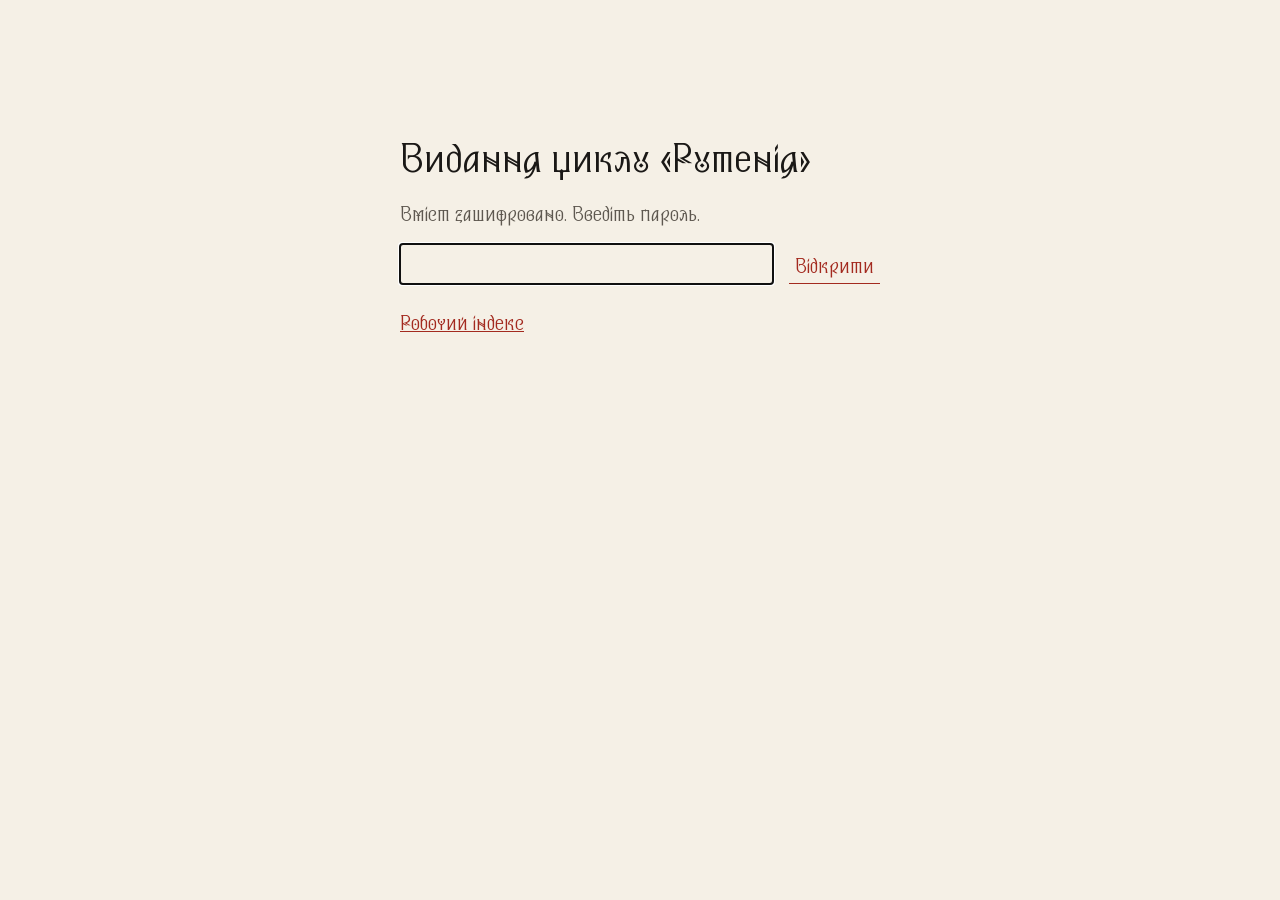
<file: rutenia/r/vydannia/index.html>
<!doctype html><html lang="uk"><head><meta charset="utf-8"><meta name="viewport" content="width=device-width,initial-scale=1"><meta name="robots" content="noindex"><title>Видання циклу «Рутенія»</title>
<style>@font-face{font-family:"Ruthenia Rada";src:url("../../../fonts/RutheniaRada-Regular.woff2") format("woff2")}
:root{--paper:#F5F0E6;--ink:#1A1816;--muted:#5E5850;--accent:#A32A1F;--rule:#D8CFBF}@media (prefers-color-scheme:dark){:root{--paper:#141311;--ink:#ECE6DA;--muted:#A39C90;--accent:#D9574A;--rule:#3A3631}}
body{margin:0;background:var(--paper);color:var(--ink);font:18px/1.5 "Ruthenia Rada",serif}.g{max-width:480px;margin:15vh auto 0;padding:0 20px;display:grid;gap:14px}
h1{font-weight:400;font-size:36px;margin:0}p{margin:0;color:var(--muted)}form{display:flex;gap:16px;align-items:end}
input{font:inherit;color:inherit;background:transparent;border:0;border-bottom:1px solid var(--rule);padding:6px 0;flex:1;border-radius:0}button{font:inherit;color:var(--accent);background:none;border:0;border-bottom:1px solid var(--accent);cursor:pointer}a{color:var(--accent)}</style></head>
<body><div class="g"><h1>Видання циклу «Рутенія»</h1><p>Вміст зашифровано. Введіть пароль.</p><form id="f"><input type="password" id="pw" aria-label="Пароль" autofocus><button>Відкрити</button></form><p id="e" role="status" style="color:var(--accent)"></p><p><a href="../">Робочий індекс</a></p></div>
<script>const P={"salt": "2ZbbbQpaZlvaZoBlU8cyxg==", "iv": "GyOzyGWG/7SjmSQf", "iter": 600000, "ct": "mQ2281wtVPcTIR436/Y0ZyqEISmdLnVr4EbsTHCqhmlpVh48OHd9banvHSaWXp9k9x9cCRXIvkkfQkDQI5ckbyDmFXQPUKgMYKqaiWGw/BPSPZOr248b/D1Ad4jREc8Y0519HQCF0qNBqgFqkv0JQPdK2N/pzVmngao4CiPWNTWRriPnLLgExKfbXUgn354TauiyvR9JHukECjbaeQ1hZXE0TH16unxeiOwt+dpyPBQ/[base64]/lUTJrHgtsSxAxizKMVV0rQ27ducIX59OsXPHqeQYU6JiJsVLaCUla3ng58kQH/sbh0GRIDhoPHbwl8E6T7zb0uRuYMoqw+60pWe9KNbkviTel3Yu64/ewfFryKz+D2kKjfBQGxl+PBm5XFgLsV1KS/Kx4htcRJP4dhFbP4+fCowxY+TdX6esuH21AO6AKFWkgiVEYKwX5bHNpXVzYv5CSw8CR7Gl8dLXadUqiOvCkBKsFF2w3x4nRxHAh/NPKVtPPP/xupX7AAjSTTBpsoERrRHwsrgiDLMb10zRiW09yqa8mXcZxAqdKedgpNTmrd15k8bh5lnGk1iDJiIxIyQFAKz2ivw/uF6rkm9mUVq3LBt2Lu8DM9vqwTe69MQ2nRAmzje/J5yhVp6B3DkK08WLFuetQyqTRpRo4ycvmpIz9hlpkpOXKlN5arMhwaC9IHsTroAB0VdDDtcfv9DodUi58sevoiuWONUMNIuIbIr/+Emy0rH1DJRmnYOA35NzgsWqFQHHXqTvwdPPVVPYk4tb1pb0kOY9kA7N6Drv7HayQudketxSX3uxBnYCvN5/7wtI3QXQWdw5wWOxjSe4izSjjSr+i92Rjv3NaGe+xTp81CXwtuB8rcMGdekgaSUc45lRcrWDbcKc5D9Tzmz6U61FYmAzBPVbP/9xZk5klGotjBn81qKsKqk4ax9EnPG9sdbwdHb7KYAVhDEWJLkCo8MsF93IwHQP5ygZD6/vtlthgcQa3IWcSIKLxcJtYVCVsgkDzCfXINveP7Q8SFrscxC2wlaZX4sXM4fo6qYZzCRxwYJFZm9U6hfPEPIjXXUkIn/ZETGLJT32YtINAJMZSDWAirGWoXVsDooqUXdU0DL0DZbtN1UBP0Tjl6fombv1G/TgevbncxXMd2CnqB/f+HbvMyi7d3IRU+mepxg9kfZL/p1WRPYvZ2upwRB2dzqfQ+kvgo6OnPe7faoe+sdZgF0QFNBkiRFI4ZO6U3sD5sujGEFT7DnJAZuFy60Ud9JzvPHReqOd2WJb/nPvTE5I1ZlYzu97loRCqj/mqABXqet2faatrJxFPS0adY1Xi4v4xN4ZhionSjPl/kB9PBo98ik60F3JQhXOGPgpKrCazPmxGKlIvZ1ZzVw1jOsDcZHFA9DjohCGUhQrHDdUxeynsbgZKYUXxRr0N7S69l5/IfSd+hOtS0bSma2/GjQAhbUrTsRuCO/sPsLXj1qHtRA42yi1zZcyBO4oOQaZtb8txEec0wVPFt+VHztlHXi3C8Bddj+U4EWn3CJNzkNA8z47O8UD3qVKH6v4Tv3Dxwdk2sbc/UXAsoPnlOwr9FTq/JGeuQrUvI/5amaxxWkJXTSF1WG4mXWYiIU9dEMt7saN7jfND368owdKuz8MR6d0m3uh2l/sHHO5Fn4pGTdcmTh2pOtFUxL7P5icw3HxEHFbqYnbQG8kSn68Ai2FvXzatOJV1seKrm8vimdlp5xSwNIzXnNmYbbJ94SKrOA4EKqXn/UkeTOW3RFCQ462eERWkdB51nLWMNDlYSQWWUc8BiwIP763kOwIy1Z17GSyKKyow2B9AiWWObCOI5gN/NEXCjGa+29l1Z+lgYKyaF1jaXFTD159a1SBpEVTFs7xr5iGeh8Zb4y6v14L4/1DI02HBMwzXA4t6YjGoMNYUfdQNBIg/PDVnCADyJn2RCZXE8P9oIdPrDT8UW6tu80lPpV0snp3+Y6vtQUvt1+3vO/KEqjzleWYihCn4pQsvrfQSyip6RC9QBGBDa7YRZGs2VIkqF5PL6WH/OkltpboK97PyFLrDUbfllxWnQZGDT6j1Qjq3uJ18r8aJiUp2KLq1WtrgMQG+Cl2n1K4BzYyV0gnDj3gIHEjs76V1A7w3cGeUxrIQCIOvt8EPcqIYN+GUfKpy3m/Rcruy9xWLeYOfmpypfyfVqunK8M1Fmu/WhG9HAT4YIF+02lX5EuMRkoMaO9FhUaplazk9B8ugAx2loRfBfaaAGaf5LDeSNIVBJE4/QHHlL5+g4j0BU+Sri0F519AP3Sgdiok1mxAUrJN/ZzMgCKmfjkUQ9/1OgwQAKKqRSMuJR2DgX2cbMwvpeiS5hmQuLZ07iWMTRnAMLS9GMOkG0pICsTcaYQrMYEX8D7V7MGs1F02Sql6EafvKmKGIQ24xepkVrcBHa5S+Dn5K/[base64]/VvM6U+Wd+QGCP4kI4BtDLcY38St5dJDp7ZAcr6f1OpsNcwq72u4szzEKq7qg1HW6+n1vYHgKJI9prRVfmzdAXaymneRb2XrCr1sUTmFtVhH6o0WpCK5edKLmUW0MoK+pIW/9w7FsGaxSKySgLRW8Hrblo2lQhG1EfCITdiB0yMhIylLltVrXm0QUR/7mjDLpbtsIVnnwY6YoJuKNpkOkd9Vwpd81NW8mdysaAd89VmkGRM/Dpf1neDOR/Spwz8ZhfqAWnVD7nmmUv3Je1aM2zGfge1urXYAgqb/rYE4N6UwM/qCm2557MrtcAweQlDIH16YDZjaY6LMMZDtSYm6QBTNZ3ifmV/l5TtJ85lXhl1JY2YIGMYmydaeucq9TJP/a9IE3bNImKjhHOOKDzNUlW92upvXftQ3dyPpnHdDH29Ry/qHBX4/BXth9dtVRAW2hKBaH37KkjVpzEX3o2Tz1ECuQO82/pOoMHUhKtxRXYCR5/cc/[base64]/4HTfq3l5m9rPpeWKz4hnp76gj7jR+bpEA+cgyQ14C3Ou6BFSAKwwS0Dk5eMmdKYlsZ42I6JkNrX2dGhb0AydOrHsOCdfke92pYHXMRtc88srOobLLnk3qgo7YcPnPZXbP+P0hCy1rtfbkbdUnRwyni7flbXYy5Uc/WdJLkWfLpOsfE3KcQ4wBeewRuYEGvWpD9ILHmbd697YoI6l/6isYwyvT7JHKshMeDnVZWRJbfL8BHO/JPZ0CAu5GBBl1RGWBVDnYpNy8FyhqNb5koXOGubMZd6XE5HIvsnSKnVqhGUJ/[base64]/RXebRQZMVcPtaqhOQJCbEdOmK8tcupB2sl6UrQcc+XmloFacoME9OPKAB0Bz3Zl2mHvOY/29Ug/zdEl2qdRDIKvTr0u8ePCwGdk9vyQb1uFxYolKgA364wWX54vV7/rn2TqKijWYMmQhKUqB4zMTKmytyLpQQoQPpcAzDepsM4F9R6M1ZH1E5tkIkITxYons2pAM+U0k4+kmBXoCIAsa40CX3WODXHRFdECd0o7c/yCSyi119v/vw9iRFZbPYi3CORYD+3sZE/WSJzCYbgKk4N6CAyMB7j65a9WWAwaqyrdOyTEiv/jT9U/+fZg6+xOM2sIaKQ3iCHCve5EUUGDK91tjyJh64TjcorSbiqboZ+7oaFjd9QjnoCrGmomM0cUl9o+rvyiugtWJAnJAC1KDtKfczi5OuRA/dC1GJ516xS3Pw3wtfN5rByHtP5KUZlW0I+9gEJXyaRCoJxi7OPRBlIOhqxeJzkfJbHEo/sRwPqsAWy9+/A/rzwXHsi+7OdkbKeD18YPB6CoMUsXZNx2fNqUsmWom9Ks8OqmFPR5OdbYbu6MKcIEWjxGy+t/B1wsespSgqAKqv0vaDLX02FRkWBrT62tnQXPNc/cMqEvnBQD2fdvAsRauh5amddfvwEJHEQtPw/vdIbTKj1Lzeklb5QXLwYQfQ+L0lgfsejSkhQ1SdgtfwUJ8eUTO0aEOVhGFNOtV2DwDGrOXli8Wv8eERGyKOiJIBPlWo2e/3mTsAQIZcHKb/9kcv2oChtlz+4P74vuqT9bLx5ZIic4vphRNg6oCF7RofrCjB8wE/6505veuw2hM2rFTb8uTsLccjlGhaS2we9hswKOp4jRBgn9r542uuZHVSYKLcS96OXpeUKq5xli/WZOnKAuAGEVrc0Z9F4oOYFBF6kSiQEluc8WmK82RTu4CLnDYn5hZlffXfSGMOJqq2lfpqZq4wQGQuh7xoxsKnhNC2YphLULfhEG/mcFMQLd2f5x7dOwfvK5667WBVD2qn9EOSsyYFK2as57oReoH1o9DScH5Wq8Z/63hOj2ML3wmFE+F+licz+Z4+kXdq8iDB5JJskbiwyDS+zdO4A67icGkCHlCjXmUBtnDB7exWmMwslnilZARbQUy7HbjVJOi+S1JEbrxaBqjKdzlYQlpp5KrOdiw2K4r/CJcNpfCKs/[base64]/0DSM/3R/hPYI+bksQ0c+sqgSprrOwN5URJ7F9P3G6kEyjaH4H/kDouzqLkLD25SHTCfCawqTRADxyxHen0QvPBiAPtRtey3NtKSrLFNyEeyIqDDf/nzoueFIBA2p5MrAeD3tGyRM0Bi3hmVzxab+RhU8kkcEt1IMP/oGGCf1kmzR9OxnyJOLHWGYol64NAmUjNDS3NY1mxhGZdc/UK75m4vg0PvcP751E2QI04iAmhawpfE7VZ7sh2Tec6p2qzT8i2Ar7pEubuVX3L6kfLNu2vs3R+TTmx47ulkiJE6lc8hJBnG3iAv5chxWqH0ydibdK4cboR+sfVtKVxlyIRbymoC3YjJ80XBVWA2dm8+t8DVrHUzrG7tbRmB2w/NQ7suhgFmugSct3k36B8Uy8bvZAsVo4rcJz3vBnBTEEs6R/dZWHE3WlqMVHqELkA+RqCH8lcAACkE8TLlNbKv/lWerxVkTaRGKRqdclMZ2B/9w8eXAH1doHR0fVX9ZCgz4FLgPIB0yTNq5kiMnLEPe+CFM8Hk4EQp2AIgxJ4tv0pRLLOHxIbpkHDAheqDRRFbzc8DEu+/X7yA7nv2AS1h0P3Jqd9vlLlwBuZoLqFh/b4Y+vuSf3rvFpsegwmKgHU39gfv/73cVt3j6OJd8/S7zuwu44mcOI8PZZegfpZAAISK1IrFedKWZTInhdPWQ6gapHzvh2u9wyvfXmvb+5s1hxouWZcqe8P+g79220aY3AYu6+2youIAXxc3FkCQ8YaFC48RGsEPhnQ0pR7H8WFIHtYs5DAc+UF0YXDcLb9ZtNT5SF5BP1aCd2WnlGovZ63yW9/[base64]/SmLfqLgP0Fo6VqGtN3LOIuDgSzqXRd8dSMgVk5mFzC2SxNo1Mjz9azvVXXxg81oyy/YMT7uuwZ3/hXFgtmhNcpuSaWe97y31zwwqikmIl1fXWWk6SzcEmqjoWA/FXNoP/AtUv08RW7knnS10X1Er6mXPSKiVtwbj9wqz8DebjJ3+SB+Tzdk1yimntCRFtqN5vVapd1DhsL9YCiT5hWUUrxdhXfR+CnOffiLDtkv5XXbYuj3M3gjiKbJZFIX6UTlFz+yCa2MmbbPaOhvJ6KP8667KVM7cMI8/4ZHIUzLCeiKF09AV27mCXrjb9dBE3VceZwPClFDMgyHFwFcufcdaepIddkCR2r0tLjEtC86SGQnu0tMC1JNMdflAdN2fu7/B6oXngGHCP/I7HLf+90Bq82pazLk5Mf4SbwbthOYpMQ8w4TUvZICLF9rai/kP0s/rKYxOO6JMuwpVkjdw8nsNAqZc0Fe59drFEW79eSnbMLGwjbPcgtfOI8KL7Cus7eBTllV/ynIz2jWrqlIDnZC9e3xF25uZE4FxME0uyaZfGr/uHs64A3Vdzz9a8bDeM6XeqrQXNDjT/NeCjw/P586PA6ZP0Yu8yBOVGnIsVWJmn7c/bDyBARAYQbyjeL+0tzJr7nxyY92olVJ5EVHyimcYY6qgxoumcIBc0W/rwO23YxGrPpk1sMpbSPhH4NLkdzprVDulxAPsn7snt+RQSgPDMCmC8Os/TJzKvPwopD+pCo0Z/uIDwqTCfdIeXauk00xC/AIvA3Juaxfg8O9DHHfa0uOT+Y0lGDUY7JniULi94DBsUd6/wIGr6aQV6O76xWbP80HfGgLB1/pIUA4dD+d7nAHmCvv4aJNpXO82g+tVMF4PIE76eOFAGwahx4wQ1VKi4d/pBOyWZpembocn/[base64]/K12jOE6EOiYSKKvdlW2LYa+Tp0jrv76GpqkWu0YJW2OZM7uv9O92vCSevgwS6XXLtwVIpyMi97/6a4lJq28/vDp1xxfMHYnFaQ7vo+yxGzrsy9BfQcbF7NZfbF+OkpEIxmpjT6Sv/dz9+zYGZXv6TNVUnBuO/eQlW+an3ywNQc0hq+D8tR+ZENxwy8/4/07CZDKD97LSi2vmnySWy5T9uc0T3QV9BFbMlj6iT6ieLVoRSmodJJv30do3cRd0yM2rd6nSTm7BLHs1L6jSxQ+ZNNjSfEzPjTQOE/0F6Xriv+HDwGfZ1yrPV5xLpQN6N1C/b2G8/1aFToEz87K/HOOLm60ox9qrjTQ4zILj9yQYRC31bkrSJQ8lSfQ9NayXUqhgS9cWminueco5prMEaPBP1/Dg37G6+EIJh90tf8iHIuRe4GP/MbiLgQh9W0X8o1KemMINWED3mbbJjOK+5+kO6rn/VKi2+QABLJWX7i1tqKsZsUk3HAeBzdWsY6RwfXKBpF6jH2pyXZGfCmkfSGuVWfAV03p7pJJNCuthhF+Frej17+6w1BaGNUDLFqw5CWjQFa5ovlqJpHkRSmcb31SywDXWUC30aQzFQE+vscZmWyD0e0soWTiACMG5PzpRAtpQv5S9qgmhIM/ey/yKPC8Pk44IlUsPE+KEA401UnDoOagtui3+nMnnuLCLZochObX5WsUPK/HXXO/mzsX15FaCHBIt3otFx3SwQOZaUWl7O3to0e93PxZAmaSYiQiGYMUT08140bPuE9tVFKOsM5i2gsE8yYTozuj/7IjZ3K0mk4Gu1Or/lQW0QPNkpBtX5p8tgtgytTrNCkf+7w84Atd3d/Hl4/2z2BjZMr3zqW6QmVpAY8Pct4D7YeLb6IBjHnNciNDmnOrc0igUpFzO6Z78BbsVySWOLYjyqRsQ1XRT7oJr2aii2DCWm8P3O6uWug9AQv8wdCTThqPMbOEY7Sp3QX+Hfad13EBXJxh//FOqey6xR/Ca/4A6uQQxwXXH/P6GbW2d4PnLP7WNKD2STb0dLN8YLMdL/AXCApqZ207T5qnHc3HSj53b6sacYhizDNK0tJvZqUaBCz8p7Fm4BKgmeLM9OJ8PaGN943uAh03WhAw011DWDBmGunQL+thJrPsg7CwshyjMV98/VcotzSmKDOlCtPaedLK9j1phlLIhwLFaN95DtPwLe6/vMZSq3L8ALI3OdDtU3N7pnJKJ1qR37wd5Vi+FuVsJGLukJ5ezj26/3Qs2/TJejfL1J1BqQfyjFJiYfLYHJMIApnxmaGiEEHBanALJx757wLjxFtrcfGNBvevhQ1XHWJHa/roJGLw+ggx0Xg88hFoS5Gc7gu7GU6/adXTQw10PbnBaMXpNvQLZBQ977YF9sLL/NPpEGs92OKHl0P7RxQ9r5VDedhW8gdYqUjWo5pDwCDMHoLweV43p14j/sWnh/[base64]/C1JY8zGqF2OMplSDWwAq+Ax8lCaNIZP0nnjRJt/q4XTJBu4GQYMFAqyB/f1HLdeZwr06xgeWo8nPUo4tQj6y33psctW2JcPpJWkV6aIHh20j+rOBRPfbcucOydTI/wdenkpMGGLKdZRx92valrCKbZOYb7JNFsr7z+XuieHcABZkF03XmBcyMYcw2Lfq4Vkv9iC8edMuKohXdBJMGgK9I1xEVTYGapczGpzgLk9xxDvPcv+HRAhmtpgSzPjm0pOk81xExOnkgfJk/Hng4cEu8JmppHFf/b0+Gmf7gdKlPAp9ETsqiwL4PaGEj30l6f98GG0WPW/[base64]/hF/EY9sVAU+h4wuQTY1yQGroI6s34cOmDxMD6JjALJ0SHvZp2kzULXHL84kJYCZ/tqgdLU8iy72OjMxlqDk/Tz8OjgaITpWLpFcPAEOxr8Q/BUpwY4MGK937tnopx+OINPoKLr+qKrq2pUndxSF7PZySa0YjGpv0PVcaXtpBivs8jFX7hJnis9w8HOEtM+ng8zLAyzZ1sBkL/wPvxrS+8ugBzdtOo3zQ3urk9EMWHpSfQyU9q/p/[base64]/+Phd5/GomGU+Zuayk7R/kbGMricqwgR9ZWbo9Mk8GEDoHMf2bJt1RcQe5J2J+1YNZkIY5kaf+gdZbBD858y21ijIyqcLXV9oIvVuqoUdv9Hfoup8Ot61k/nXSgRSnA4BGJ5fSed5djRQa4Ox49PDBdJuWPtDlmRaTDQDXAkFhVOlSF7p2Ty9WU8rO6iLo1zaBkNRB3F4Ab2i8R79quQ72VakGUPkLA+FcKRjOHCZeOsTstcmNAPYHGGmrBbnnYQgTMLrAd8GW1wKNLbeJTwFkkVPT6ChQdFHas5KE7yC37jhc6OO/qPcrg+aTESwwXVK8dGlKlQAHdflI2ylDC694vugCvq7vpaQWbiKLJZ+jNNPrkut4PXiM5SYvVSGnazp/dJT/vZFdWIh5toqmPm/EbDEw7hRrpvWXGY7klwqUg7e3CItBmrNOXSOJIn8JNS08Q+5WUHN2kpUrMjNii81201be9zUmt7hW7wbrB3EWiR6d06jvL3NUX4qsNAxjDRC/XwZpZc4xy3T4zR+AZX5Gsx30dSXMYis0w/NaISAVchHYCOfUiPaNQhXXOwA9OpZDNncLLQ/GQw+5yBtRwsorCXPKGOJMWaPYLSXMQhiyOdZtvn+JTOzM8fSBt6r39GAGNpyQYPWRxpN9i5tynCGFqs3aBWDG1De8E8ymQ3toSFeTVSFveDL+p0UnOsk4l91Vqvx4oVm28ctcggXmRwAhsdb3AiANAhJEhEodsa79vaveCCzVpMNIvIDqBT/w+4F0Qqc7hn9BYrhdfZeDOrtVMITfLmOSegOrpTbkC0TSSM79CRnTHSmtpdP10iExonTm7IIOZwHX28/dDhzyy31G7x7znAwGfise16CKTWg7TEJsODoS5s6H0ykzzXUAjOtliNAzIPXfdp1+fuWzN/nO+End9VyOQhMG8AbNONvh8o1eXNNbghv+m0bI/sG26yMlGa70z4ssA5ebMZb5NCj802Vlhdh4jiJczaqW2v39yQc+f8a+mqETQC47N3apKJbV29OAYiMmwvwLoMQd0ri+SwmiDI3Ae1/Rv5sCKMm2h76IHCajeSfFYRQsY92clA2/jjoW9JX/x+QyfkKMyivPuPqajtf9MNT2paOjHaIPwfUxlWmMfWXj44ilPCbs2/8vUmlPtorx/zdRel+GTRtkBcd1r918gHc8TYVGWBsSXtrR29gTR1GGZ9ViVDeIehSxhviHsNxR+EkoG1gThixzYAA8xZ/0EtRhfkKjGlh8Ii3dlDIXxEUBQyHIbyxQKFFeq9V39pOn439QsvvZLoZJf2XGohKsqLXfcM0ZnWaTTDkHiovhbVXSz21zNA/Rtn0dYZgdcFKGLXBQHJjrBdaCRI2bYqboE1DLc3cF6JO1nOCDgby2/s9rFEhE9mrySRJj1LFMiw/U3vWgWMCrqio/nRqdBd3bqsmypmu21Hxa5VSlzgPF4+Iy+LFBzUmsAFxcSOtGOZiu5th4cIyUVLHshWdHoBTGL0Zc8p/YMo0XVI1ozUuzIXjLyoG8u47HxgHIlB3rq5xP4/11PG33j0zNb8xBUcpfEN1/NudjJ4DlsXynvGL9/xsat3e7zYxWsudJ6TEnqCQBHBCh/dOGPpaWKas2niF8Xr4mygJ1ZbT6PUYoeMPXL4EtaPlKSzxMYjpT5UZRlbQRGbTD1dpSu22MWHJB2VrfI53QOp5TMg1Ru6P6ut4xbyzTg+PJmR9qiXCsFV+h78F/ZWAO+tDhzNGRfZ93hS+UL+JDCWc9YzNz984cjZCnIZs3TmmUB0unBBqOHkbIUO5j8isRmd8nmY2OSCztF1NV3KAIyxMR0bWZc0E9Aihn1y+CRuNd78rgDpjHuse3uSOhaTsj5RjM/uIjYVePHJDpjJFucoYAliy7+B8UazJKXsDqghcSZeN9/ZdPFGOjQY38yJ8VQN4Ddob6O9xPFryAgpibB3YvAXwgg6Xq/jLDL606t0bLurC7xVUA8RqEs8Jeyp0T8mswIVwuFgCraWyTtJK7y0tufAgay76nc03NqZ93P4h7yL4Lz6aMuF3icjUao5D2Zb4innJTq484UFLf7GiBcrsobB+1JH9J5sOWneiphVN9pmWlyzU0Y8vurf/6/frTpbnWDsV3wq9g/90wPdkLp1W1PF1qzPuZ6OF9epaszLqBvhxhnGU/NiJ5KMUj+jGmAo4p/squTDr8/biRi+ke5mwYnD8BXhBISHp1fu9C5PwbOosE7NLp912JRI4TFDdnIuPg1o+gyih2ubUOtwdSg9CumysL7HmdeHPWq5QPLuaFMfQPVJQq0NNhOsbywmmZar/Z7eEkjWvjncTx+oXnPNrC6nLwTbC//F4DQFDVdn6dNvPKzKeJaWS1F6D6idpPyg+FpYU8m0MiyF1eBH8XhzBtvLICBFJuIx1R1n05wUklov382x/KtVNMbz1dT2UyYURIQwoDevU1wvnl8wMJo5pwnDL+Sj5/MJbDDRpj6qIJ9Bl/a5b6FOr3TveACjwReKW1OOb7isTMNxkwKC3d8DYNi/iRCAIKaiwg4k+h3uTfgSKWDrThnP3kD30MgtcDyV3nV1ufv7fFWK3MfALzDefTlZtHljqDFPoSLYB3h9GWmpF7qJx7xK02waQ4hJKIrcovaQLr+oFIUVKqGP9MryZhmq7UOiUb0ewjvtrd7aCKOcfAkLKr8TpUwCpRES2zd1ko/NRJ50nMDZir8SHILyVV+6N7GI5KztBcZarfomp+dwlnL8/0Sb/PevDh/A/RkdiHwl57DU1v0nzjYQ9eaP7Zb3li3mxIxeiu7+5sK6qYipz15tjBL+2QPoKbOsCD9G4iDNHqnJY9oaogC6LW+sYomvtWi6anf9cTjx+8en9Gwa6A7f92QQZT+Ul/6BRE3QgBIUW1agid2Jjqxer9zwNMOQGpBNzradixEU4cis4zDVZIy73E4HeBmnQpLL9fD+r0GFacb6kPkcSteZJpbcmxqiFiBgNO6ApiHl9BUouNgcn/23H7o5hGJXhD68eJGrtks7V7UoXiHnmhnUnCPo91ZNwlMAgK/0D3jTsYNxV+nlTH6ipFlYaWilN8yUUzhdXMrvj8ooYJs5iNsYUlvFVa6qiqdIi/aB1rH54gbkMtfkP3ttA1FCQ+20L7Km9SOHL+lWOon+EhNdfxPPJXKhngPbkV4fjSo75q65n5K/yJgCyPrkZmVC9iHRN2k6Y0IL3jT1NtBfo5yoP5tGjsCLD+Yk9M6nC3D18pGuO2T0DhFsR3XnMfGX0v0qUwPpuTEAACu7q2bvQjffreSCcUMn8eIGXBGvcqPL+9yQzI/oPqOZDSd0dtcdcn3VAtdnaviM/[base64]/oZmB33wNEXIq6kUeSxN8SKNh2X8ZUp74e8jtXnEj6mg3JMSrHkOmKfDfgqcG07rXK8yL22ck+YA/mkrQT/v/W2oKA1SSO/HKdUib/dMBFWl70f7W5eIjz/CVSKzNHh6/oJLK0y0rn0EW6/oOenpT1wbMmOjfY/15F15gZp1jTOgCEgS2iCJtJGQPX9TJNuegbopaK2oq0fCYRJjm8DhQ1VfEdV3HPnfUvNOXXcdjbW9VEyiFYpJSM6aJ0Wua4L7nclG+DVkuU+pgP4fbkU2xXj38ygTPER3KG9IfVzGyjbCIUQpbOTn8eIyGi9BpjfHxQpcLijkyy9ZpPdEemOot/EMwHQJ169OJPR0MMPZ6QQ3vuzAEYJHpOQCArbSMQ8Zia5Vf+Du+cFbjGdEXFxLXLa/a4748ou1BGuAM+UzGOEQpzPMZHWp0fzXzMmi56fgDNDmdTArmvDEhpHSX0a1gY9hrdYJhnxMXkZuxFZ3K6GAHXWfpXQC5ggTIW1hLVy8NuGY7yebRsLKj5f18W2MX6T8gNax0kJm/gijPTz0Z2j9wo97SWdOhqkB4ZDfu/[base64]/deE3OFrjQbFvMl5VfyKOqdYjbNhNb9b76v1+7zZE+Ix5ZJFetsE+f5jQgp46JslmzjAvJ60DwqgmvqWFRElfUJwmh9aNqYX5MM/rSyZFSoWAAQovxSvgzk4Vk72mGmY+Kg89mypVT3jATXujUxJzb0PTr03uPNS6k3vYuLCRIcoQZ/[base64]/gkTtWOO2JoCYywESPV+iXn7Y/kAXmgqR0O9yEtNBuQo+d67pOTMLuGGuCSL9hLs25bhVGAezPq1Ecpp7vFh8qTJSo8eBQibMRyXh860294yWxqQdFFS98KtV/+SF11qDE8Et4TakC48fR8Cj9xgT+5JPoROEBq4I33XApHF1mQoNLKpclwP690OiUr7Xn6GGCN/2WEhVuJItBXmvwobJUNB00vE3hRKqaYgAiatBZqQ0nMY/cgaH70oTk2ekrMdevlNVo/Xi7MopnLS7mirNu9AAxx1p8lnHOA3yqyP/luCmkF17p93YiOGi05sGjZ737yMffKPqG6rHR1bNuDHwuCvoPkrbHuO7+l/FZ5WuOYdi4jGW7OxXRt6EKRE7ext00CuzjBK/qrmGm3ptrVRXZYp61LXHlDigGTwOUGOQbPcuvuoOauZ0Mv36Nk5rXM/i6aP0ggjCFZ78ULg1d88XokVNeP8j8JUYGcJ1d3xWBx1H+0tKMfqbwrwRMmwxSre+SnRv/FFovp2OGIrxZCBSUKXPp9ykVeei1YCPpLNxXsCTXXW+lpfBmoNWDEQjxRoIbnQP++BfN7e6LXHwN3hI6pJTV/gZEEe9DBiRWVimyCiCjoOHpsbH1n5GmxYdpqC3EVB5v2nx5Tw4R+GFZa6VcNKlbYshMeaThX6Gq4HTlVybc4HEpTv1JPnpk6WhllQGNLd8N/0ut9ufHyrRsgxuAFXKxhRPkoGr/Rxa201xMED5Nymv+nUOpyodKhEeXfSl1NBpl8fcjXl8pNrdoYFCoD4W9NwycLJDFvMF502Q2YiSwzEA33XeJDs181lXiDzF3yaqkJpdn70KWRa3gCmyXKj3CabzNaQwOmYigKr6+6s9mobVvkFkBpjMKB281wGJvOUnuaKQ71F5SZPdJOd5BSozQR0JY1fU/tGROxpJ1gIJ3eb2V1p/OQHjll1ljFLpKBUkQLTEe0ZM1BdsSXd9bxpG+nQ+s2CfEzhbJW4FMpVVAs5FL8a2INk5/d+ycSgqfQdKOy8QsFYOrnkXJgP3GVA7MxxznmLfaN39d2+5ARE5TCcRegL19wbFOxcl67iNqWdA/7BoDTZuhN8nBTMkBEVxKlLEZReJq2fXMV1ojoNIXDBJ260qnZbYpZ7+9pVjS2MsT9M5z16MbCMNFIJ9KHo9VqKKbCfLSzGhdoG667PlsxmjQQei0WAuz+xRNK7KuXLceOo5fI7m8I4eDpcU/8Bsr/c8iv7PA7UIACdVcsrkQh5IoIk5JCz4GmoXVEqo6jvzrAYx1P6MXlgkN7r5HHh8RU3pt+OBx+88SZuAXklrs42w+LbIyzCBW6sWbojKWAvqXA6SqkCvdCT8ogEsVZGigT6+vkgm/DRBBXF3hRCZNoznMsq3K0kc7G7TtlRsm3XJmXG4wezr/I7ea3AuFEBuRKBbRcVdMg9vyj6ilF0ZjIhB46vcV1lWkd8HqVhcHTFcv3gsz8QpH6HXG4wANOMdjPql159ph44MnxblVY+JIdjNikcjRO7gWzfwR4DYCRnvQWWnw/ZJiuhoMHwiFwBpPbWrFaxILWXaQMkXJpBY3G9y/qqLNyNAnWuCPFEQ3o+ZyhFXeRT8DqG/fyTHras5s08ZBUdDLBaBkJMHIdvatDwZCW4ZriXcn0+MoEEUFu0pbKp5imgJ5PHOZeZUg3PH+1piPmZ+BRX2Hs+h1hjxk9ko3WRVJjuVmwIjH0e1g5HQVURBbOaEbUDN/ivNtSpZjXtoDYqZrzzuLmd74tH4/0d/BEWNRfsU8IsUWjuHokiftbjWZinesHbOlyzG34j+l/ZMdjLqc2vOT66aS4WVfvDs47wSVri3bwLwJPv3NNNUAdJ9aInvCTTnnbFdzpwQS02ALjWR091ITJVgmmS2dh2QAiCInvNSgz6iTylqCer+TlvkJBOjdSBLHCCa0aUoh+9CrQoAVvYupCMHIQ6vxQSrWAyTsL1NLtbpGhqB3PVH/5HnNF9XdrBRkUomXV3CB2iY5nJ/R1cks8iwFUz2jGgAlD0XE1IpIAgqEPs899ZQ2cV4RlHX/lfPdN3auNlgWcIiJeyDN6qovk1bpdr+2ww0tjBEVEsMdhMJadpdxMzhYIwUtNP39I++kgzzm2jXrUBWKZGZepGcfRVstGx7JFl++7mGm/rc4pDN4dX0U5t9bFb/rjGidAh4aB9fIYqYKZKvWVYvDaZs6phwg7yaZssBo+y7SnLhKstCKmtgZPBWsvgTA63gpIYCxoOj/rjSYQROz05zNjWFXNZ/PZCgUqkJlqZu+rDWlWdjovPbxicLzjBKafWCMTKlM/ZHNFvQTNnjUpnh47oFg7Hk6XZ8PRgsoEWZ+WE9mKinuMzoU9McEUqVwYUXUdgWr2823RSdNcgcrNkBPVOaZ8Os+YODBt9M6H4p1qvuDJ8kefMvD39/lg9aKeOezph67/bA7L4dcmUA6kvW2qiYj+BxMcppMAYz8xtvoy4JEE+NgiAU4W13spUC3MmrjcmMvQsYQSs8krJyRXM7JYUZzggHHPW/oXm9jkiMBa9mLhBeWOAU8posGQoAaSsDX2QXsSkde3lC/7PPa6ProcMgSRUvwZPtgPV5Z8R3svXqPHxLb6Z9auiMDkUwoV86MGKP3ELJFw3os/PtFdrcgYiO3XR23YM/FfVqkG8ahScoUdFQeFY/bzh2+aapERJ6yWLn0HoW17TBcrW0NAP9VQMxnjBblbQ2WTf8aFfP8qlFu7SuHvMMTcOLqueT4V9EgDepJuN8Hx7SrXQXx7x86lflCw5yrv33ojEafNkLZG5hbx5kBqujSH6A23GJaCKRNsTqfTXrLbmi4iWe3NmivPvb6CLIZhnTHh47Ntv1qPhXrE/FRqh+F0j4U/KJsYVA5UZ9Y8H/+rUDlDm2StROm1XXoS51LiB368Y+obteI2LVxT2GBJFuLvowSiFe2i1o7VHBv+wRVg2lF7wFPbKMPaJXA4HBPBbz0BcgnBr/drfU2IqYO0gMUfnBuyHT9KWa09uRuI+pHPnABBFpDZXrjdKmGh81ZvhUBT7p0HF0JRW2+jF/MfxCzVbBX79SCwIzaUK85tgQWb3Yzfcev+im+fvdh2F1OB+sA8nHsL/DeDkevlaQpEAxOQscl61KY6u3RrcR0CMQMkPECSOzRFwuby5wM/RhsuUFLzXe1sXdjtHnBJ30CM8MEEoUy4Tcufxv+nEC339ed5kxEN2V86BYdqFMgEYkbJYLikT90lKtvf0xzZ88MxdpSD5UHyxtzKjB6vOplKWJjI9XXahp/A/c4dcP9A5IVrFtBUBU6F02kivtNuGzHWAccGA+5EWHCvblT5vskhp40w1mOPyB0j6KGkPnNW3gypZUptuYZxIGDKLdvholX+g0uTF+HRbtUFWRn/r56EZ17g4fsMpc2Uk5tefTa5T2GjvqUJ0Vts+UWHs8+gKHP+BYVvatS66raoA3lvDv9gCkGA3cRQYUoJQBkqrwVePi5UYPChbQhhpyTpf1w+Pzt4NjzA9ekhsdUhOGaIUDU6aMMv1k0EyWfEOjSrq/ZWWmVQS9CsQsBBdUfEa8So0TgZ1MOobrinEEzZWIJdN5j8y9AtS2M+sGoqMiodBV86wJlwWhgbVQXluB06nucOPxtB0KZLhtE5UGspEk5ZNFtLDOEUaPhk6vi2Bli/EYp8TERXlDAbR8j6mq43hWUQo2hLN3ktSYoXIJ8fGfnVKoPkePoNd3+uYhjezVhnnLOy19CEiXIO1UfFRNn0oY+htERUaYvtz++FClHRD19OUIzWQgCzTef9SmVLB7bjwlQp321XheAQ7hoRAEd+GsseUH0dzXqaN7qGhae8zMvqAx58+/XwAC+WSKi83wYIz5kPVRrPuzJaCWtTbmtHTH/1QiIC7v3ukLA3shjaYzuzrL7LT7Zu/+JhhnI35AGL2Q5gxwYRNm6sg3/T81gm1JlRc4V1SZw3nOLbfyHjZGrSOVghxVYAAGHlsyM6GeD6aAQuF559Sy+/aMulo1F1xKiz6EqzTUyXweZa0vpAP9EhuXsmBIxjNal3esur3wNImOyaRt9koVJOMonuyHjNWARWnSf/Ej0nmYAEdlFLgK+WKG2o4Cpl0yd1WyF6fU173o3NBGikhuR9k21ex6HvLC4daZ9bmyYXzbomiiXZeV9Yf4aq3F4zG5iiziNkEOYQ3e8iftLlY5aV5C8/eR9li9Pe1RiQUX6AwBAcFGTNMm6ZdVV2AFQ1UJTtafRHwvw8no1YtzvznJoo+8DGqB9iu0ZNxW1vSjyUOYUfQqmtUw0sHqrOUre/Li1fWm8TYsID+DpTANTH41hBj0YjBKMB5DSz2sifTHpUYtzX8xnvn3T7azxt7R9MSzrTsLaF0wjtFluwNL00njDNcBgfzJp6avuLP6GVsEz1t2BXAvH+/+ER6jlnwPSLak/8oJzTFo5jkdm9oOdc9geYCETKXPrDL5QwB0xNvOOf+GKNQ1DZyTSTmgjeaGH1ANNIjwcMDX5E3txkesV0qKrLJ0nX2x/CRXvAOHjs+ZXF5X/EUD4eiva9Ltt1Exm+qKbtCt+/BHRcocaSP18+tzu1ZSy0qnNIyI1vmYdiwOfEvkoiHre0LVpZUOLQejDE3X4xHcf1IUB5wHuyUQfwJVej9IqWka4l0R+Sj8tDSxyyWRkdsDqx2+hI43VfNviP+ZjY30ADzigNDErCNVF92yL81eJv+CjeVKUamdslB0oDYOaMQTLXCn+lOsiynliz9xdn3Al0/MUntbHYEmlO5wJU/rqnpTQQQ5cmvfxHZRnGVrenah62Vyzh5QEfuPY2+B4Lti/NAeMAF3vw3ZJo//+A1Q09y6uMc53k0rbZnNOPIBG8BmZaK+k2Bq2GAuP2KW4CmlqTm1pU4uSbW4XHmWp//SAxonHeYG82D+4sgluTxBWmdkq1pUyJd3RCyac73+Tuc+dWIZxFLFTPCXAG8Sx6NMiL38VwVqwhSxL8sOJoZr7ThsMtCbPQCOyvDj5aQKuHqZXiJTt/Zk3iS8espFt0qwuPah87UouGYibbmJmzybdnuX3WLLCp+Zoxaw0Nqro4Prc16VDjX04l9BGum+U3phRN5ICrpFRHUao933pIfS8uJ95kygW+WZrYSBxN6dzd9JuI2HvTbCfabFW+CmQ7/fqsttR9iKe1vPqyaoQjB9+6as6YVF0PT8Z6QaGo5CvqXgn3WHE3rcDyUoj0sO101CkFrBMgG+761VGQhCUtqhtYcN5jIN/96tOat8rWr+uoM8G5ANevjQbd7rUJ4rN+aJ7c73mmSQZ5Z1oJCHWCKfReRtS4fNhzEeozji/yBqSXvmylCbfgWPb7roaWts5BXr3VeFgnsYO+vH62YB+U3Tn+vrDImyCvDry1yzpQ5SizhQQ7s2Jov7aydvTDk3ZIMjDBxIx04kxReqlp59STDQm72y8K3SgLMnS1AUcUL2A1Xh3Z+SXJUIm0OKwzvQ/XGtJuEAK00mGMCJX+uuilJKKW7rfWxafasa26T679GaHZwFJyP+jrDG895HBco6AvJjrKpbreC3aXj7Lx1QK1H0t+ecfyh3HQ1W63bdwISOWJ+7a2FWo4pM0j5VR7026KXClIseqjdZXcV8DvlbifiKKQ5lQGkcc6w1NnI9fTuQ484VrierzXIASKiLAErxFr/e7Wc62Sj4mTeaXBODgNwzCakLT+jensoZAFf/zI/VHvjAX7l9YXE5wK/qSbSNZ2OTDdtxvOUzKcIx+n7c5NW991tJsy0FSFuCD3N1di0nrm1jK1tplihqMrXrOFtXqG3ipVrZnh5twyfp8uacmSMBXf2lPf24MvzG0fg/Pm3A6ujRwIdn6K1H/7cnzhhMM9LNBkX01memBYJJ7ZOxaUb1XH7OGOzmfuaOcBY8DnvG/F8lOAbYbMgf8Z+8oEplJiM73PNi+txLGr2kg/fOemnB48vWAxltMFNNdI7whsx+2MClpclcfIionU007z4Asod3RXdQrhc+LE4U3D5LqOUtKfIjoNB0FyNBTGhky6o4s4IMnGaX24IT2lsw00TvvXe98gzheQNMn2/+iWLzvrfrta+z8ukpTxQZqnFUagqD9gwENHDNWl87d+6josfBiFs3W4rASGlNJOPm1LKe/oN3LyoP8Nz34F7N3B+IyGx8m26jze2mTgn7J4rNew7TWL16mHIotLx51MxXZiEt1dPUnoWfL9ZoSDXYCDdxS+QM4QYdV2VsK/pA68D/xYid9me5b/0PZN+fBgcoPFnX3gyGjRhtDZEfaVe3TN6TUDyTNtI2CCKafW+2Jxk5uBlHR1DzO3qXheK5/wZleFsU08MxAImBx/A/r27GfW+AVQx4ccdajfmGa7AZ0l0+OTEaUw+XvBem5utfnz7eUW84LMmmE+EIbsR9cQz1X0fShxpCC2K55ew5LODQgZlKy9VRAIjsa24S5OaP02Ghx/0aF/fgeF+0RUfqT5FGS23y7koM6flo8w8J2y7vWoU4k12ClUCoP7YD6XkFLGRlMvj2DWHv9Dxf7xHYSM61/Sfcb3flK75BKJpGtBldMkf8MnvfX9/ckLQZ/BwU+N+z/VJGvFFAgVrxIvnQURTT0ErpBiqludmvYv/Q0Fpi/DSasoJ5XchpEwQmD8BCjupVnPF8NYKnJyTDr7lcS0SbGsLNB8xwb6t1XY2iw55V34jlFJIZky/tx2aWRxqbcnDWlv5NRwyLehU7LoJUdH1V5W6LiSbwKD8Ld7phIUc7wR17We9yetkP8fD0EphRtLWN+LE8skTWQ2mJOW3Ye9+I+aSviYucRj03+2BncxlU4ODtXf0PDV+AJ3BKIVi6I4JIMOENp7biaVJLx18f+yIiaU+STqT95q/blvOnxapPRt+GwEH5N0m7/teKxKqMExTQTnXZ77jjYB2TSgTJRd00wdGhDsjL05H47JkbHvUad3EN9tSwPhUIMJpRw336x/rt6KnwMKzbNUDsYCOZe4oaSEumg8K1Frr7ePh1rQk3g/Fl8CbTTHMuRaxs/nar+eg5ZHkT9jMJUhV6HqtE88D3ZMGehvoFU5th0zW7I/WiKuzuj2Dj7Q3XV//lXsr5M6y0wa1nF4qilpnUskWe9DkKzXMxhCLZX4UdvhydpV6ZDiuIarh1PIFmCuVEGK1pM/xS3jTQUr8JQOHnwOLhvNLfc/EN1Se+/VRkc8V7QOcL9wsyJn6m8O/i8isnU1gLfy+ViVsgX8ldYmz063akOhjJahqKTdRgBuUnc69fAN+r0JKqR24ve0JzvqISQkpLqyqIiK3Dw8YL7+rFW/5yKB038ST69pL87ESIbn9e3nMerivC61EgpV8+TqxuqYTwYT/lbv4FhURGXC66N3jFlwReuaugQBNUzzfmTaItuoMsIw3Rcrkz0J00OGNlnUERcAWvVB+Jzw77/ahxs3kbv4oE8EHwIaSFYxgrKbN44Q9jT5iOzFOzzfmn2BpDLFKb9e7Vpu+Eo8YVMmsnCRe8px5aVSf0bogcF2eaEE+Zobi20J3j1HRbUyOUrs7odOSPzmKRDp/FspA1zz3GmwISUL/NsTAhiFS7CarTuIlQK8zMCotstC5nzT23bNfB2QHKp/MczvdvA6EFtOQkQ9/nbqIYcQYk52FdI9jQBom6H3wyCR86zMkREYmzfa48IhTmi6YHGtungtkbH1YDlOM0FOxp0/3mA0cTTzgmDT41gf6ne2at8c+dcLBO+LcTQsRttG/l5dHM3B0/HmLKj//[base64]/DHfSKr42waLFuP4GeV4qM5l62ov7cQOo36QvKnUbwOUhw+tdANrCiT5CGaOFb9LP9Qu+DWgS1JSWw+ZQKBwMVJ1EWv/9rAblC/g/oFGygt47gDI7awCfe7i2dC0y8Yos4tU6oXQnCP7wzM8w6FLHkx4K+vCh6FtV8r3v6e1lczr50ljSOd4YOcCkCTS3f5DcxKkY7OjnoWsZzME/SyDrBUpS64n3MKSTzEL6OOezNSHqIIaTiztR+dzQZ8Qpf/0ttYQycw8GAgM9M2TNH5horIc6sPTlNM4cdoY8DO2Qw7Ach8Gcv+wmdMe7xT2qDJTkkxLV8+KR2CBnoLMejErBmXi6/EmYIpu1bBKZBH0ng59cScCTbFXfXK6Uhh5+nilnHEQfqJZzaL5mUnEGd5Ct7f/krl+Nfqgu2FuAXe75DY0tqkjrS7J+V57W7DoP5PapqhuNY1P9TSbplQSdRrIFwVstVGvfy9WlewthWuE/d25wqzThApPwyBvKgGTITELpXlqgIheg6lew00WjTnnA2sZ9/2wpAaHds/ql/ZBjhyhkfWWQPYn4HXfsVqhphUBO8BFigATuAUNGvols+LWYmEXURr7yGdcQX2GRJaqAHr+KDHanzbSPtWa5blh5fF7ixlGPMl1YtlJHm9H7SXgm4IBYy3uKS0yCpPMOiB6DA41XjOEzMW9m3pY6PAy5WV8Uc4RV6t/18emaZIsCcuhAo4C+6we7iVQKjTE81cmM0b/fu0LUx9DtcuL3nKHeSEVLieGHYkDyWMkwhngFWuuDTzjXITJZg2vHMSNHoWEeC+xAExSiXwJLk/QvhKy7ph6AJrPa6iIitmS/TKbuT88KRprGumQnZYCfqHyG1NyIq98uEzMYCmWhfS28fdza7HtMQZ93Lv4liEBeQ59GfeLM0TPLMFMd4kTj2t+MzBGCa0mgkE6Wsewk3rz1G/LhPSOBSFC973Bk4lBcB3yCSheK7+yzKumn0D5YAb//WURe3c0+x/YQT6tjXFw/pYtROVd9gwH6j8Us6FK3CrX2+IbbRgkE9QxzdtpNPTe7hf3lO6hiY2XYmaHru4xqjIr62qGIJxFrkT2pv4K8QZZS75ImvB0qb+5pUbKOyz7dKZIUaJnGJtHXQrNNiu4C4DwQEJ5uxSqleMnSHrNAS1o2QhddOvq3ZBJGDtwy8R/jqFB+E99lLM8nBLoWSLN/j9vhGuiqhmUnLpr97FYlCpJFXp2ynHVuWMy54T+oqw/axDVrbaVWrtg07lscDqk4P+rGGPmSqX0CwBae1J5qRoepdBBvBZlJTwVGfyGkA6yA1ow6x3l4s67N4DQCG24sExxxcnUstwrvBYwth49xhhLSL7DS692RcpMt0KH83H2A4k/CnicMZZcN2wW3O50RHxD8oVM++bFFx25RKRXL1DTtYBcvDdb77TOE2JxH6m8hkXyrqPxe5p2WklsKHN0G8+ceRpFahnXcTUa7BgJigShzn9UsWnsQR1LbUw5AXnkzZbC0rA/GUYLr7PGMqSQ888Khwyr03hOL8HBkSUdEUeHOmRUejGN0iSjmzzWSTlgJQOR4zkS/dJJ1j3lqz4J5PtCEuEVkIDy3yUzr8DYb49UefxA1c/Msfd36ujSrFHEv4pSze7V0gNgG89i4FRq+s/k5P64tK9PRNk1ammX2SKivbUywWKgVO07aPCNPURo9G1JYZ4qzRQ7nOeU80rqX4Dy7o6VSfM2/2fK2QF5XRhxpCC21IP1WLbEyPFTjAU09xU989uF0S+iW8aMi2UNwxm40eg8SuAUzTG7K5a/OlXi0VuzJxfFUSkJydHXYxdmh2oLf4zqDv6aWhGvlg7h7AiStTxgeyUVar9XYPIUCrKh29JyZ7GWBk96aYc/YC4Nf8uFmMlTI8xfJeqZggOeY9eK8nSj1Z8S6Z4Y2oeMX3bskXyX1z8MSWz4sSRcjJ382AG2G70q4l9lETfYP/YXsYPTphfvB35R7LnTMUhQI8L7maERMUth+yEsYHNKLMX6W0Wx0KJAzjhNWlYjlRowZYlssCkGkMzAC0wDdG40IvVaNKj/ngOKS0P4jEZ+MKB+agmBFU2nRvwu9waMORp5dmm/WuiFLtalDs4TDK5AGgKwMmTYIcTksd/XR13yP9YdEWQZZZbzf11QLXEX5UtBMy120uKsgbTjyoJrMwC00ltlurLhcs7dhtfynpt/fyU42jbVRddel5XFbqOV1Yds+9ILi5lL6pjflEWd/x3IRr9At+AnNPHOLjoqENvNL61nOVqatBTylIW4mSacuqexJXixN9pwwghiIE0e0zSdh7+KC30lrS1vqX1Apot+DLcyMX3a351oMuTV/aW3noGwutpT/oBxS+4UsOklKSBxxciPQax1Vm0P8drowJuE7VO/jYCHUlmeNkKn+UWPZde18fgN5kBAvGLdEEN2M3uL050GbyAhkiESy464dvbJ/Q+85+VeWCogWeoksiprSar+LOHsVVFAcxtb7ZGg+SDQO0X5abQ/+N7zP+hcZ7sI66ItuKPKKFAWPC6SAEBHm2ddZ0AmouwcffujHl/[base64]/hwdNqXJYs0O8rxKkx9sqnyiPm+Su7zgaRTJybtl0IThyX76WuVhIlt9WDt6On8B3VrkbS4/U0UVmmsH88PyhupSrCrRN3UoybvhFSY16YlLRjwQXblJZNW3nwsXZ5VzsA2X8nRGVtBTOPBNGVgJxOinK5XIUwT7gkjTKs3WUKFDBV4oulJpxycMVjubJNYDn6dmC3ym07K/PdyDZBFjiJ5zelRXUaz+C7BuSPJ93ozTPpNM7xm+HL7JRMCvxI8qgNtSdSQsJB5js2/[base64]/6Rqmn2xSBa8W8TTSe4JXh1GNTduqgDwI6blAxTFrAAWlEsVwvBZeANR7yMOE1tt6peIKJv/vAQqgmrLr7i50jVu/I5PeSHeE80Ds0MMpoU54z2gVFcXlRVOmmfQqJv//Qqt5F8Z/JndgxXL+LAHmv1dF7iUushdJEjfmDo6MWtYUl4rWM5bIuqPu9SrzdtTWWmp+bOICsclRVeMQVJ838/MjeN/HH5U7qYoFsmUXkPeX8ZNXiq8JahcL4xyCYjRvVbK0qRxuD9emS8qw5sQEk/vjZyKGVg7gXQpBtjNDdO94mwGE4DMPladvxIZtHPz1a58+KJkenHXlsWvvKKz+KjfbLbMf8lGaCWqbBgbWjgXdvksr2ty8okX7PP0hHkzg4g0TVrtfEvbT5MVlcex7y1DXNWhfqh4ZP4+cdZzwXIhFMDZXXRosOqc7Oj3zE/J5Q+gfn8OKkaNEnVgtmHKMYRBcyY8mZBHLifMa7zg6M3184ECaBGBlM8nH+U5ewATw9PlFQzHUSy/3mE0jOPNCm89dpifz88EOuzz1SGfJu3Gg4pV0U4cGgIWX/cJg2CbVUGZLYe3bjlqx3kmPh/Thi9MLyESjVDUxhJSTvkHu6dnM42l6XxH1YxGxf+fgNtPK0TSMGmvuHhY6Z0bjIf2e32+1Wv/Pqk/Rm19yyv3+q6Zhzx0iEUL2P37+l5CNBDsHghTUUZyktZVS/cUnrsrlZoyf7VLLULBb+kRD68mpczfpUFvElZ9mFNuvU+z+6FAyLQWUQE0+77e7MMpL+Gme/T82VWlHJq4ETBw+LgeC6hJsBLi+3rzwUQPLf49UIuGB0lN1U/hAVmgPTBhE8kVNGdysdlP1ha/GwcmgPCNnnj/4U3Blyb/sqC9mHVzneyyw6446C/XOlcd7r8wvhBzi6czciP/z1e9K5q7Hed3iZOeDQmfq5t0OEG9UneEVLe0QzokSSKUD4GkSF0pSIZcUR82Qzs6RZbm3bPBZGnCQmG0gs9dbWNc59xniallzTghLIZUx9y2fAQNw42l6zNBUmYtRwf6iXjOuHslVwlCS1qHjHXSEawqDc7UwagI7rQ8T/zlYXc10fs3aMe2BqcPiwPoVEOE94z8pjOb/uWwdHo3+mxnn0MwlVMMyZLCbwbWnxbwIRTGzBZffy9ZuRLq4c81GqsVsAyVV9YIeNgOEsHqigP7uin4wUTNpYIlVIoT0gKCJp5BFh3f46BswyMUivBvr4KJ9omATZgrx1XOFfO+SivX8rVoHiPnCxhqBhk6Z63mIEogT5fSsDz1IOlCTiXzIrng1bljAhm0mKsc/1Wq0165s2EuqR7hhQZ6Yu9rwPk/ZXDh1LuMKusM3+KnIhw1UilKjrGygoDMCcNv5qD5vz6lmbFS2NVxeo2v2Ckq3FBB3EOJWnmmcz8Ydt/iSaHXLNVCtjucWGQZQsJAPkQmei4n4W+S8Qd3vbusTVV8Bsdn2ZzJ62RUOv6SdVgIjUuXuD2wnskhyn4nA6Dy78sUy/TmsO8Gcex0n8sQeSCTtL4ilH2jL6msD9LHL5d3zhkcG3iZRXbHKKbrPzB8hiVw61rKT7hCGAsyOViSPEjKpb9cBOk75N5v0Ign3r5VQYcrRLo+YjUubDgdc4WZBLmJ5XcEOLwFazmvK4EOyQaTmF2d7LRsGuru+Mh91T8U9LMZmzM6D/J0ElmNJaQ6bTnK3WJ1EQtx2P3C4EZkEm6GDxg5E9y4w3rr9oaw4sydxWffQNnhyldp9pI1JvuWsGoBL4nZPw0x66FXvCsWUMU52w/a6nl4XSUBh89LvM/dZA86tQ89Lc39LNiYYIafTHcJ0VqBaI7w8zEt2/eqLp/yliQPb4vrrKbLe+sFTaewf9q9vihU7VNmFmI+5YDO1u3v/1+Bs90XTn6JbvHBvZeI2zdqRZ4wSYcGa2Q16l6RU6nHPaI4Rw1gizv4gPFVWy9AyptMEpLgzkb4WeZoPGyqL2DDgb6HqKgQaGxmXz9wyRaMzQ5E0zcxEJZ2QpZLt7xpQ7HdcgRFsI+2N/+N39bwzmxyT8FsU26euf0keTY9LqnV1rA2thwhrBGov4s7rBQhgwllhNDQHYp8pmYHDjqfOnSmdz68P6apJXZVtZzaIPCRwlglYpAWmN6tOggOhUfGNrxTcQB16xvAeIrMsImpgVv2/GWbsrc2BBZaY6AbyIhVYqDYaHtrfnp1m96Agx3ZSvgVmMcQYGzLvcg0TLh/XM/OL0AjbQu6DtakJtM1bSW2jBWCE1Hu8q50BHM1wLqd8h6ILqrKlEBVZ0AYW0pfMdQvGj9H2MIlTF7oKxEkteKtjYV6FAgmvqPt76HrxLyWoojn+MbWQrnR2NPampPW+mcIXtj/[base64]/3/14aXFxWevMTtyXpu+bXtTIRrnrL5T4FyIblE6t1oCYGz4UKBj/U1AtmDlCABbGxdVlO43M3ghGyYVHFRTOTvkmvX/NGzV+zmdzFCUeSlXgFXn+q4qwhAbhv65ElUEb9WGnGtVj1//bd0mGYTWUCWa9zeXh/[base64]/iAaSoFerTCYaju1of0uVrk2ReaF2RSBo0G7PaZAxJz76fPMCNpFaFXTxst/vaK92lwHaaqSzjX5oC/gKxIXa3jmoNtStv8fm78rZrl6dDy4hXLc0WtlDjWUpUk0EBeCmr8ORhHSybDr1D6uRzAnBQFvwd6NZWKVNXF0Av1cTpvj3dygT19a9pOc+e5571CfI/hI6vnuou0yRRkdjaLEzdwOVaaE52jShmB3HwI9asHqfGwQ/tjq+J5Kj5Ky7iPBxEg7Rqj24BTgPZKLDXfWSDCFfwZ6BAJCXIrTwoGue1Vchdy+/zHpNFqu2Q9TStS7g30x37IJiTVYMNrMGqBAeQ2H0M1FadK5e1AYT30hVpTTzkxA1FhCL5ExCKJ5MtXdSCJtJU0QdrI7qmOnBvbhlipgp2OW3yu9f7t4bVt2JYy85Rvb90kf9uBqf1MCdeGt/XtzkZ3XLAZ/HCDni3CyPmgrw1qzSNyGNH2jN0wzryjWCluBlWFVpzO08VTKqGSsAkHXzL0SACwe/7hX52Ykt9S2Qe6T5LuAvq/o+jGlIOltTJzaFBv8fqZNP9C6e+I3pXc1DIAFdCZYmkvWV3vFvCoEPwkm1ir+apQVXa/88n8dH7o2wrorS915AGnl8VRYmU5z24ijsdVPAgu8VY+0mwIWSmmY5DoTsWBgsTK92/ub/Q2wysytbu3RE9zkREHRyiMa8aW7Bw6FRyj87feAujG/hnrpOulCSjceCPbtkwQ7gs2aeQokvzf8RIfjkC1k/iaIoCYsRE66O7B45WIWNJW2jjxYU5T7gxVy+6Jik2p8f8nIzjT47+KFupfEwV2vjrSXd0QjBgmnl2N0OIkJOAw+okQhw/9m/AZQmuKgcznYR8NTBXjLqoF7B2vX6kZlLQ8ds2ywC/ZheCwqOhFCeoUyW6BDqOJ0cB0+BwGMSowcfHbpVKcfd2qn/bjrc4XIe1KJdZGDAhttG2lWwK5wNPXVFELITcIb1CtimIUUtZbWp1Xk+QrDUPeHvupuSMfYOVJWbujb9MDHFcLna3bX3oODWt48ljHOoJlZIhgZiWcGsfO20tf7/K6m33xCskbbXeOI9LojR4yp8tNxg8s9zZzv4j8KVpfMBF15XuqB2RAWB43tSaDLgQEQXlmUl96d3TCfn7JaMZbuFPPz1aE8t9Oe8cK+PXr2F+ujrtyZ4ug7qeU14tktCPgkNClh10gaxDVlee7HcBc6niY30ak1Ke3efBch+W6IQkqHBem3KgJPSbI1M9zLWiBc57HZ/p+1yd4qKm0Llq6WTEFQZdzmMwXY9c2vl3USM6SgRX/4kC9/f6x20Z7ayu4S99yzCqTgfF5sQQ2wZXE5L4P88mIjOaXuYWqBZ+gqMzEh/x84McnOFz8isKjedLfwLmcmIaa+C0cCdcgQJf+4Hy5hwekku7fKbRfCNT9Lde0FFEEMqajhT8nCAkV7vLgFkDHBlUMbw6jSOZKmcB1GSKUy9Da/3l8i/f7lEfmv0/MiC6vn6taH3ZbZ5fqURTJ3Z9T0+LBhrT+Fe+fBVtDn6S2sNPC/qaLXdWnvVbgBbBmirqlqEAsqB0edHEvA95wHyROaXmlK8yVucSu4CLoTs4JXl4dS/YigxAOM/aqesJ9vJ5pNOTadVMaYY801DprL404MA3SYyi42NChKmwmpeYLSlc9/2Boy4Opn47PcQQJ24EiwGeYDjX85NkIRsgeGz9sIZY24fALsu/IJXjmdpM4JdBb7LfR0topt+taZc3UDE8mmOzqRak/oi9KShWHgKhXLodeWrmpHcblPyE0xwVvZopSwqAkw1Y74eO7Ziwuokb/[base64]/H4UJBWk5D7VYOOHlZGn4Am7bCvUy68a0k3q6G/9Pc+gbPf2HYZG8lOIV64COdGC8VjBnGuXrIxlHjkWjNMmqDtD5WvZBmU+x8uf/Vy7CuCLJg4fq0jWmLy6wDSm2lBrXgezuGbfwVhsXhKoUNciC60VRxHKP4OzvH0khgvlTMyPdSSGt5X6/tTLUvYwb8gjSjtUMYaO/+K/QaIseAUF2g1/zVTSk1RTrzI2tjcx2kRV8txgLwyKiqCajaNpiGTZl+j2TT3Sb/2p/U3rqpi1VxdKITd4XZEkffjvUOIc5oFeLgklZzhcJTwGK5NABLigwseFugkXQY+sqF/H5wnw+ygMWag9qX2PKXROwM7ggU11NrdLbwdQsWQirxvuPtNhpk6O+gwrE3BBV55WO0cVPy/j3Gbyn/RepIjftpgeotCieJsWTwZpfAK+e1qJ9WUe3jJpxzN+hkYwikaU+pVRcsDdzCVwror0IqM1+4ZHbLElxfYQa7EpUKUI+w2PfuIVdbuWZMXK8g+FkJyZkKO/HjpUhqLf2PkkGTR4xdEM0y2Qeqdx6liWFXqJyC74oXjMETwIDy0sa2457T33b08kFCuXgnnts8rn2EvECOSL5rBiX3K4hcLq1g4DKg/MRf/JorpZ1LAMrnj368gusBRy5imyKXI5s4ocfQUb9/xQlRZ5ya6m+0spQflzxS5C/pRTQRQhpf6yYJfU02xyIX1a7JDWlvC4LzhWUSPZvkjEXt218mpYJuqMnpwpp5Ss791Fdgni3s4UuZfZS4l9t23OfZWb8/dms5lT2Jzm81DmnYy8IMqFohacRwIDAWuy/d+MrXuaSl6GFnna5XOD/l/a7fe/dIp68KP088asxLaS/YkQzpiUg1UrrHvKwYQoix6gvcWNNoJjm3wuB1pO43SFXocvslIHJpU/WVgTNYLdlL51sPCgsHgulbv897sDNaexrWfQZr41+kp5F6NAKn4uWTv316D0hwdg+lSuhovEdwDLIF0gBIKW01KmIlSUookM6MXvIoxa9J7JAiD10ci+lhxPkZiTsa3EL9bn2SGXflyD6SCRGN3+unIZToO1Y/HkeU7RFYhqj3RWCM5IZBPPIMezrSdnP2LS/WpI47WsLh2LAn1pnOBnQ7ilgDk3xq+pRjrsJj4qe7+r3rvDmTqnqQz1VNpaIsqx5uqWo9FJhODSrLgP8FkO1PDiwpHXQs46o9lH1kbl/[base64]/xxHjhm4CBb/FfEY2NVPUw0WhbI+IRsHtQ2OdGv1uh3O3p8d3Z/hx44cwoBEeKHiwUmgaelxZ2AvblKQOBew4GdUh9SwJkTsxW74AkVRsl+8RdfmZVIAHA2/k8I7MWXbdOqKDXSHxYgVxFBr7bjRKYANv+HjvIpyGHyW/7MXMdtP0IVCF4Vg+0b2BsyGsmIFQR2sprDL3qK4MREDDbKtYltZCsmhoFeWpP1bu1Y/Fvz43AZTXNsEHKZ0R+NOs4J8h3XP64zfxaHlDAUlLDk/Mf8PeD3YhQYYhkMCyABl8Jcz+7/86sYR7fZWtnAboIHzZ904QZ6DtuwKdfDHMjtdQJWe+O4OZBMGTIOf/KWWNKf6KxX2WxDk13gqx+tqBCWBv77c/WOT7IeUFtqYQslAt4FKPH3YU2PmM7CG7VRViFJf2SrjYhX/MbyWGbMmhdKBCOO6wv/rw0uviydbdW4uuhVbcCWNxNXIFSk3LC3uWoVrHB7tfsrv020LD6hsmrHVZvI1mSS+MRerZHh17gltbRKBjhWc7uAfvwEUr+wlB0NvsXoBx3Yh074VRm300segJvcKGRi+ZgnB30EzcEZz4WGe0IeFu+oTah7MTtm7Z4BeqL0MjQAsBChW/giBWruCHZuBD5fertGWGBehrSKZx/DQZo0/7lotdvoc/S+tNdaLRNyMKg9eoq+H5Auz+TJmHCLo7M46ez8O8nea7VS4nAyt3mFbwKKsKptW6xpKYBnCJmkUZq/[base64]/Z4tMkGUhnfAzt7v2SHgDuO8TtoY959kF6CNvtunVmhaQcsNOVs8IY+BdQ0ri5sN+43t5c2G0hyts2L7RTPULbOxK1bcBto8tnf6Ztzxqe7fgEXvHXo8X2bVCSZH5VumMcp+/4zUFGjcNPH3nxKeZRFBsDDROMD0/q1u/PG6a5PYoWG/O/RV1tgP2F8pscnjkOnJTuhgqjhJwGGOVSCYHexqLlbOEGp7IWwv5Py230KGRz4Fqc5JhXwpqRf2RCgdBthiVE68EfWZ/5b1iddqkfwsK0WHJ9CGvqyWRBmGCTd1+Al+r8rA852RITplOSLDPBEUrPc4mnlcjLn1Rtm95IFVixQ06BjWXPNYfDmYm/vUaKEoq5kdtHk6nRlxAeoXal4vU9PtFa/yoJh/9oyWP3DdC9jrtfZup6I2Yl3O2AtodSDoW/uo7+H9vVD/WLAz78RPU/SrJbjhHNhQ5rtCG7XJkLGl8lTHd2F1tVH+nAGlxxw94Wt2CYIYpJ9b6FqA08rlFmeJdfaKT5sk/j2a45JnEKC7sKqjEwvly3vb9v3x7yNQcLkGYj//lD4IHiLT+hrwiFHqMQz2spvjhNsZ+E5qh3kaLtv/ZumJburw42xipGuJZrtFo+Y8XUQWt2Nlu0zHjbrj0hGY9gVnJZMrXQtIHxDqZxxptSSUICqjPXPKeaeLCRIn7mfGrgrz0twpowH/Mqz3KFWoJBJgK+lkT7vHvSbZzOKOqw32wcw+oIFatiiwBtGd+D6AJIm53/lTkvfmd4raE0Zt9DysgcBPinM0iIIWwR5/OVqhqL2d08CEjKivHIWR/7XB4AFAhoDj3SmOmU2y66kZbG0MNP4s9i5xwhy/tGt+J69XV7Yas7NtyHJyp9St2SsPbWATZwbUKzvDXY4vEPBgOxeVKq7qAR3pu+q/tc537hGZPMchOZOMwFT37gXvTB0J+IqOaW7Xx4b+9o9Z9OR0pXspZ3XJKqFUX9QbDoAfg3/Bnv86ofqk3h6m2umvRembLJmWGzc37zaqD9SochHd75U60nJT8CQNdctQFXafmAf1cCBn/i7k2NDeHYj+JkbKC/GcTq7Hd+JQSIndd1zlUSFwGodcTrX5hCFyDXqTMeXlJlYsazu5ToA5XJpGJCNjucdOoJpBZV19/UYWKvn5TtAxWAA33A9N01TwQlWtWN3U8iTr9fJX17PHfalDIT7ClGgVyKrFvgMIvloftH/iLqNUYepttqXp97AwUPbc2r7h774PuCEY+h2bCfnIFuYqwLhlVsgGVN/mCrptHSpOfiw/WpMRfe+FW8kr2skaPmGHyajSqgd74otowIGdHNw7dQEt1XficElUTVAoIwLLZqPy5bcu/nBUWhb0jBgxhXULVxaEsvIaZZVx4pqcaF37UJoPzalvS+05TTCzw1APwGN/20hFSU1Q7LPmbeiefaGQSn+KWYKq5I69UGouphivA/9TXzN2lQ/PrwqQZqzXr2Ykzlc/qGuh9/cOMrue7PB5GYwM9qWo6zS+69dnNrF7JuMVMoApZmYuSU1FACyJM8T1ofe+VgarDpBUCRV8pK2F57dfRDrLGiqn0T/OPmF+BPaNu1Htk+p2CVlEW/9+fccNDlxjPOEr0g1O36embh8x0UtoPhVFx4x5lS8H3h3YQku5KCWLTrMRl8BPDaoTDZURG3RHqTtpIwSFrIpW2Ww7eq2Wdgs9AkVlcufogp5nBEteJVI1FDqJTdiqHACJfKVKVGbgZ1LEsPvTWCrGFRZa/y6nJGPFByZd1GtrqT5QUAXHt8cEujacrrSeLFGjFNHOHZETPKzPHeFvdmnvSOLe1jxjIfYz0LSWawaTPy9V0XBvanNdxx/WoMhNt648JOj25mBoQu5alRg4MyNK3VZQGoWOMJdapd+m1IYzdZ7N30fXWHw/GFphjzbFZzxz8Haom6Zz230AfwSOU6kUaWFRTKaKptQmK5rEoLMtSF3ZezNtxQ92+Dbh7Nc2aRH7nrtj4omjMVk2PAZUMC5sXXcREJg5GQqs9i3D3glvneBkfGTrIGls5LJFUEZAjgUubKtLnGlzpCY2xyjTnDNi3/lxaNXiWV7MTk0sgUtlfI1/G1Js/RgtjBRe368qeZwALs10Y6Q5uYSBOuczkx/jhhT8MgLKn1ifvfvNofoZvH2M7l/3J0w925GZb0tqtXqCJ8JWsx7xove2rc5nhyLot/96LyynmU9RqGdVoQDvT66py8l/GnXpR07j7SXiDTjoh2HroGcn9AN/wyq0cuq94RBQsn7uRTUtrfbED/[base64]/QETrjOX7IoY3gTvEw31Y0jH0mbpxqY60sdXabZwQtLzq2Gr/e7yqCVu4Rov+70JOQvp3lAIB7sLeEMylPqYL9s64ungwYiX8xOWblOdLplU3qWjV2DIWcNlXgkBHHumkr70ejOOSLPeue/rEBHg+4riiMtN4W78LWQdpywhz7G7TNDKIz25jjzDa4+IEPDj+3O21+1Pz7czQ8if9HHqu29nYKPc/SBHXcf9pB1ZS8kCEXgUUw8f7Gh/+ZHlYWBfAyp22FSxr3NdFfjTlhmj3u/frNh/H8XL0G+NcL9zPTtwpI68fa8vSfv3zdFlvsPTAg5Ir+/qqZCIU2mAVvjBlR9rgaSF7nnwLW/x4EGPereqbomUPtLLlRiO1FNOEjZquiWwvRYVrPsrmVYrr3Ulw4Aa/XjvWZINCi7GJfrnNTEBNKLziA7RsTFX9r4Vn8E/xivT8lWHfDJ+20OvLGFV5L+4slMn91tCX4yCZQbIcZsyQuaDRzY1Ik+NC8sSTV7DNxv+EkUuC0gfCLzml0PmJTCY4xR0c7+a7qQz6A/UVJ3fXeHhm6XshWFYF5q9F6ynDkXv6B/ypxrTY8L72NDgY5Pn2tqgFfk4qsiGgNl5a/NGVlQJcJ+8IgEI0RpytXOHtakVztFZtPdI+62TEE0BpHCt7nZustL9Gnsca2GwehE+Zx6J16WHaiPKbqFsPjvlWOai4rEHMtF0pZHbsBFQH6y0TqD0nNTgDj/69Jetay47YEYn6hC6R2Igb+dRd+2rmqLPcIM/2J9s3Fql1oiw3BU6AyBXzL/UT0N5prxcBuiud/KwBZrrMj0GGOde2q6jgSvEl76E2cQkqYnyJVEY6hop6u4euB2lPtWiu8L5iKqW5u+eGg/aEwVKCY6XsAEx2wIzzcxKXh/[base64]/ENboUmPcGPzlIStBRbDiCAEN0pMm2Xl0dW1htHXzOL+/9eJCORHxPfVudw7jMYoyLY/2BD2iWtzuJLYPwK9a9FxkFsWJ4/v/ZsUEG4RrQN5bNEkEhi+CkE+akmYJAVaFR8y8S7aDoghNksTpocWAo5nYNZzqlgSvmF0vVi94tQ/jUvhyrDGPGzefCwBgQirp+i1A1AZNbY7duAlOyHSYFtwHFyAunKiGmV59DMMnv6T1lG9UfC7o42uegGZ1a534cPb1wx9edeAraWhVX/vBvj63/+DMHj4YH1j0E1D/O9qdh2/e0XMa/7eqqhvHrB8WI96zG5h9RYnsucT4Ig8BVQ5DzDs0NetPzLqiPNcH8sqGv6N7X1Mp2EUaVeFkTK4sbZ2RnGmXzT9Wo1Xzgdc3mnbEbFkTRtX8Or7te3KN/L9Rs3Xi5N8jLN6HHJTZV2rbSaiuRa38+oyLeN4uSebjDNriRmNa4PoLPgwOz/k2a+18KOIZ/FIWC/FRM/+or5lafUKtqgPjzYB0goCbdHgMEJPLGzroNlr6LnnFak3+RMBAnSAofRK9pB6n1inNcZ+DG7zoeCJF04+5CDnvvIpF1D/1VTH96fdDDWLqh7cq3KroOKPPuk51xbNw0Cj0o2gexAHasCc7BANtK9UF2XfAeLI8ljV12UIdq8ViR1KejsNsMBK9HyzwZnmvNp83XTjXx/IdAB/ZDWU+eSG0sltmh7Z+G+S8t4O3IecBWh+5TKY4tYdeEqVaKr1OwUG/[base64]/9PjIbK7u5c1OqvowshYHnrtUv1c6GJ//NEfvm586oM7W++ntv8z7LrilvRjeguvNdF0J/W6MufkuKOH9tQpTho8PQeKSZhOLa7cjMA9oqXwiUQo0G6HuuVPMP3ScQuJYRsQpCl77lPOaDH2HwwAn50wJFn2D914cDpVjnzBUS1fH30Vp0pYXq6HwcsXvxDoHpKcXSMdLfDICoNs3NJU6eiMhben/APwV/[base64]/2AH6zcsSxCnryIST6Bvr67Tgd/+rRi5HP7mi/8Z5FOj29ARwzZtrkb3X3RPcKOvEE071BIKkWPdcx2eWaC1MK6HcZ/[base64]/DBLNaJDifwe5SSfYaD/hxom0NuxWETyyMoJekSnm89IuC5AkhXdXG+TmEM/wdQ8k8xskX6D/qaOLDpKWSYVUVvY94QrMjR7XmwXNjUH6gu+b9ikqjvO8USLbgaLpB8M3h9310iT8FwFHVx7AxVVkqe/4BoPQ4OtE1KUQjnOjzhZL3mYfRHW/+MxwbIoYYYeyDKF9c/[base64]/4iPWKn/DMPv7TG7JS9C+0tJ+ySbBaKcvXGMyo7H9NYuH7WCnVuX3tL95a4/2O0mA1L09sO7h4XI81shuPrcR2UlD+hNbzgv5T8myfgs4WSXOGDjc/tFsRik3GpvszMnAs8au5NHd2h4yAXlVGCMoVQGQtx/7fzqvN8VpHxnkU4TwxNPHKQL03lI32YOl5mqWnZZRsdlPdN6jpBQOtdLuE+MMYSuAxgp+W4nyiIFgtiPldNDtbOluCu2RACpM/opZy2hLnAv/q+b0yJXACW4mwQDOZsui6C3ZGBTPw9V4W08c1Ys3ur87SdFC2tSAyUGftWlzK7rI4QyAZiD9ijwsU3ibZkW9Fc55ZnA/lp+MLrmTnRS6Eug6aPzLLA2rA4aSAugRMypozfH+JHavUHkB8jkacFZRB5WkGmLr2wdb3w7VcPRQRjftn9mUqb4+ySzBRusYXFByyWvCqjs0Uev2jlWCpQ7SoSIc0+aL9aa4C0Jd4ddoVoUWDKB0NQLONocjVHxdKSkQlbRg/irqIJsHB4oB7G14ty6wxNZMQ7tlxCa8SS6whlyn2nkrrAsGDho2RKR1duFsfFpaUeKgL7aKi6ayaU9GEfu+LoOxEt4Ey2iKjsZZ1vPkGnpLfPzqDYpk6mmoObEks0pZFRLvozfGi9rJlE4PdHpVHGH5jT79WsvY+QXKgsGM2W50UIWrRtlQIEFRZcnonuFfxijCKVe/X7suHeaTN4zaZmmKDXTMfobVTaddGvZNnOaiK1BG9cKTyyCqMfmge2Woqqx5XlziHOZnQtr0u/HRu7Eo1ah6H7Vhp5Zz9RlyrkHuO30ZR2wNQBymk3Jy7rwTrxLOSr8jxKYSNJ3gpmfUJzE+1Uo4w3BgQcZZiYeXYoA/IX3S0YHCRghNHFiz85ZuKBDDUUhyljhjy5+HIrdGD3CjJJSzJ8WV/K/byEc5lIs/TGSzvYOhB7STviqACbkf1G5T1b8n4gQ/4SxTkaaKpP+Qcs4gsRkqq4joboNRkfWlRXgjGLzlfQBJ6lpl9jj6E+ztpFeJe9qOMFX2omXgVgt/zTmAMcd7eyx0opXd0AGSyG9psp14OfCSNYWvyFKzKbWy/6VE88LeqWUwA/SfxqaqlQYTuXEq6KfSH8AoW807dvET8KiAqLiohCtNczVApZ2UH2srJxcwhQj58ZcBA8Ce/RORC3XlyXwlBWDj8jxjepBsjEQNUnU4LLnHs2Id1zEosAUJiOgbssThEKl4VCAuek30f2MChohf5I5KQPZJ057oqrUVMJesQyhdtqf4n/23njf+j412LBko8k1xMO4Qo/gpRexEmTsvUs0+EG2ZeNC6FyKVkIKceWI8PsKLeSZylGXvYX726cClCtd/uQNGKJt2eHEtdr3ScOC5a9nFXWA9FaV8gfIiKPZpxTpXAEqeR8cPtUTnKaNHSVd6JOfGmptAH9ZHuQRkf9X5dtRc/0fKtUSeMHS+htpWwd3FR7mdG12nJCUKE5qK1L0ATJgjoQQTnagXHaRQONcC2SN2VOBZ5nUEfA7roQZB9h9XV7/TcwQqhNlhQU/9qSkKDwFs5WgKtC1DEtN5igL1bLUbWX81BsqlFIRvdedwHAxd0Hr2CVGxC3tstlhF0fiGCvAEknhRtdoCy4MXInU8wI4RhvTGrVhH4wGGFMFEwUB9cO0FJdXVPdExP9tyGwwRxkBTch1tQH8JvgOFksE8XW2KM6/OKQqdtupSnaQ1IvKcMbujPY4k9OuflxCf1CxJUfR59AxzEIdJzWOfMD2YDCGcuRloYimZrUD66lyyAkplSPCgQfU/3mQ/nBC5uDjn9WVetD4ltYYzrY36b6DCDI5m9R1qY/AwO3+yrswg+UoSSUolsj5IPD0NXxJJ72OjV56FwGuVhbFtOZSc4GfkoFATStTQ6FBrGE+biSiWtHkcKtx63lzIXc+w/K/XW2jQWVrnFUvoyJLGMxIFuVSkh/EijgNjL4OdQYQi8Ehh+hlRowULmuq54yVmDKNyuB5P9cb2WGJ4GnUEuMvH4LkCElH9b/PHMQiLS1TstUQSKItps+muo9bMD7qIfqXHsH+hn7S16DPZzz5UFJSVADOPeBAKa58WD8nHG5F+efZM6/q64mPAS9ZBMt77ey+MkFIkYXc6XPEb/c9rpJIIs+16atXRJTVljytAx4HdjNT4qCs66f4hf62e8tmCes8JiIt3ytxpH804zRiLQTfZg5MVj93GWbp7cnUs1/Wr6UqRBt+jRX486s5XZzh2uWRX9EPvyKd4IUDVfOEvnyqKTYMxhPzK6qC2274x2lSxM15zGfdff22IQ/+9kOWxyZ8rquuiDg0x7y9KoeOSFmXX739RZLMkAyE8hMA9jNMntVv4NrVaAQuH5gCq4SaIedxbGlPEP9+cy7z6P06hBzT2dR960kFmtFRiMsFnIJOWFh3bYmXx/GPUxMLjuv+/oWpo7KLBuQLLbPsk8p4gBRqR5jaH5TjIBlGfbzqwTkgnO741v7hDKZR9A/UtbDRFBTNRB8D2F/xKXFLv7RPBtuZ84FJeHUQVJ9IxUu6eq/fUt6z1wlErmJKSp95zgyGfPQhH5M90Vcpv4iz+NVOhqYFLZ7C4HsEQZfH/owIGEYagfZE7o5cc4ZCFIdaQx6XIc+DVgMrmrlu8ATPuOYgbFbqQWYACsYJZ0QsU976EJ0ybVS/m5v89XnTkRIecjmRPrmBGxUK37aeh+EUH/iTJk8G7PIyvjcloAPzO42ndyBhk0pGvypFpC/V6Xq+lhuu34QFOtwJZDEssKpJkJ8mr+Q/ed8D5Ln4FRI/Fijt4J0Go5Otz55mmzOFQGI/jUZDABCZ5UwUiuF9xWImlvN2Iv5tQIYbJYUVAtwJGGxCegk6150T6cuQjDsU+sm7DJ/hTeexMzpaJ7YgTDnUrXjc2YQYsKgqt8MbeGVRhwZtro35++AaG4NX7Pk/XF9i98OvIMGdj7FemcYGLT0nmXRWMiX5edp70wavvfIs6pKhBrPrZY4BIyNTtvVfXNZhwKzqS/3A7hx7hDi+jbwLMZdinfWle/QS2Zr1ywxAjXawIZ9leJH0eTk+rYjoLlkl4Fi7Lws7s4Prxk3SX39veAgijuHwdC4QDpqM0xs/SLh/BTx+/91RJ4J2OFkZ1PaNJwRWdxwzwLyZzRWl1R+gRVcBXdBfUeG58tmhG3lXBLyjf1+8cXr2maOW2YkE6/a36P+95cQvD++9kDLmeQIguiI+xIcRAX5WCzS3oQxRSi1gPkvZlzpsrngTsNgkFC18plLuOMuvKPD+yIrNO4JkJucZiS0Jr2AzqQ0VvcOHuYAK1TLiNGjaHzgPd4F6QGO5pO/Uw3D984oMixZJ4GeqtHBEodEwPWwabbhtABd2S9wSkkzYUDDmUcTQsPvPMPf5d92zgHf/RPW3/AR1FDYp0vrzLjjGIsgabOEQfMlhpYkff2wTjavdceSWP4+60u7eU8y+9oOcgUNfVZlTr14GXZV9vO2LjTW+yxlTA6YJmdJZHOi29vfRWEcFFspis1go4l5jp81kMgcqdveQ86K1AZo3+d2rtgq3CExU7gFPhlumA/hkFDO/SrJ8HBuR7wNeRaKzz1tCLwzI52YKZzZFmBKQafRf/Ewn3TF+pfWvQpB33mEreSw0eg1gpA2wgdHl4pWVLUbbb7VIuQ44VZAKl6MiO7gkENoyGT2M+uEM5V7aIhaO66KjGnKH+AC9c34rZRM5hAh+Hjk5moo43Ok7Ul6gLyHRYpZv4ve7mSWn3sF3wYhC2Dcl+Xy+A+lFtTHxdRjTmo1ZIEHXhX/laqiH4FxOAqqMmyPifXRs3ZSCoiC2bGtfUZDowyckzGB2CF3ZnmRe1V5zyN7rRj4rz1URK+P0z2IfkLl/m6p3TW+R82p381gwOl+1sAMU/drROPifUxGE3Cde5IrGZ8pABzMlIIDbnq+/mHvwaJxC8Ue+sM+URh2Xfl7ZBJLjhPGPLWf32YEi6iN0GMFqHiUnC4O9nzvRp4kQ8hFWRhywUMMNCGSWJNH+hniOqeqkF7gC3CStbK9ExpOE3ZUm7RQulggiYf/[base64]/G4QdmT0+C3uf2XIG/If/K7BWahVYH8WaFxiNMohe0Bew6ak7fdMekxhAlrwuJAxt9DDbKDzt/jZvenMISvSNVTbHHw2QgIF9+Fb6vGmAIs+eac1E5CxC451kjEJsOaVlVrebpZ8rthpKsfuZDUnfaGp6DJOvcVb0HCOc44fwkoVwEL+XHxCgqXFGmfrIEYZE7I6vNnrQCREAcQjdflf+/Ep1LKBVn6QzdNqSf21p+EIu50MxjC5FcxeZe6VnLJAjwwMpKzipQRqPQVmbXYJiWJ6JHkspNuL1ubeY2GbJFIEug1j5JisDzBtzOV5bQf5clie2ZiesR3V95JCiZ6jkmX23mOzH8zfhDfCkl4p5H/H3fL60xJ4GmbOItKKoOCF9Uwrt50xzj45vZo0/JCZ4XiqXx6bklrz+K8I5xvkaUEslI5uNtpTwWoJgHicw7WCnnv8v/+/DIfloM0SlvNDwOqpnpfoV2oqG/eko4nEXa/XthuDEmAe76/M5bBpaR0CRFBVi2Hria9BexG+58yuA4lDQmHDNhSg/Wm98elboyHtqueGAoDRVlDFI95XN6eBvbR2Ta7rAOqqqwmcodRxlEL35Im2ZItcw5+EQJIKp56v5frIn1stXCTVPzAE+yKewwhOWtcZY07/Metqp1RIRQoGRfXToeo/7Qb7lVEbsiabOR4Y3KmTfoV6/Y1fytUNkBgayC8xR0BRywzLcaq/tyeuZzHlREVvf/6M+wOylfAj6rXScrLTetY6UQUK0b+UiNvT/cQtiMyKucOyS1AUyOa/V+QjUvhtHl/DXqjm5kOjtym1cQxOs4SsS5/0mQsODbqbK5A3t78zRAieXfU3++ASi//zGEoerzQZ5ItgMTcAdSyxLLVi+zpTYVSs4ameX7QXBtGeniVuMK2ErqVFIzhzHsSoP1q3ok+aSktyUthxXfPLrXDH1WIiH6/SXN+2PXq1S1upewwcNkJLhaG/Q3oSSZ5sMUpjkhQxiQECbXIHkQFox+pQxHgAVs14NS+KuyTjYbaKQG1ZRyzKveWNWZh+eu6LLDmhUmLv9LPa6tdDyWooMtXeNekfTrMOf23zyfHD6nrVmRvSn6N3L4iZ8KB/+1OmwUHa1FilsVDLh9uH0Zyx5E9gULJ12EuEyXyk1niU6uEVIzx0tc4B1kVj1Y0UyQjflWB6C9aS9/VrdZmleFg0RyV/ASgn1xMt2hIouyvdS8CBLPFE+M+1aj59HGFEQV59Op2CkPJ0SgxBta8v24/91UOROcXZgKnMzIJf+oUv6uEmjxmEWDYIHknUMCpTnu22TRrnjczugP1jwhI8SmlgyEgcU1+c9WV/3yUVJ2jO2zWYktndhgweJ6Ml5UDi0uLqXGMuLI6Bmcauo95/oBcDvMKI6dVU3r6xzOnZ2L6AUzie9IpMgrqtLFDgsoIY+eQUaU7yf+5Sx9Vh3z80tpk77m03IBxxZMxH1Cnzo0sRUC8A8CYvs6+dY2BHYl9upHcLv6bv4ooBOMTiwUqFjICtgOPBaDJoiP1djqsORET/OLSukEbqvFDx3B5wMQcbIpGorzLSR0HkVmG6eO1Zn8HgY3FXlUYNGsRAUqMigmhO0/EhCpzHjD2NPS8ovFbu0oB3U43zl/4BRj16X4PUMu4Lklt4HAcm6MOa+j0Csx9XC7QYVFDKJZvIwHTaazco+AR2X1QJPwOR3x++AosGtu6jOoa0wx/8AIZ4hgJXkj4abU7x1wbheCi0setvdj/xstHdEW/9iR0Drv61cWlSfhPboAVJ8gMbH/T6aip3+dqIo2B8qFFntStDOUdmr58gjt9L3fcKzXQwoOGyY9Odl97CMUriIy06DCt6VBYM23U9J5JW4lx0vTyinb2vKN47rNhZmA2wvnD3lZt66NoMKOx0RcOk3EtN4o3rs3VsqrrKAHL2meUTuQVf5X0c0WjzGvHscuDk6TSvy8/Ne/48YhKs7fUQ0JLIt0sii/nOBlFPLEmBb0NNQmJDCRORuUtnpA7Ip/Y7eLWmtTLCX7GYdYCHK80bTyGzfYBrZrMStJxYkC5+eKYswpJab2QchqlK6VExXFJOtHlUfZbLcDP5lQgx6pSYxac2ekFlQeudZOsMvpZfpAzXLkq3/zPd89BOaEAT6q3lZ6VwCTn14a8aD7F3K9sutcqrpqB+rYtgdAB1kWCtlAP5Ajrxm2GJ1MaTfz5fYnSnX+sI4/x9ezMTEpIeNQjNbgfhAR37ymgde4zkXepP/M2yQD6v6JSyJp8SjXFLHwCMlIqIv0tWcwHL1ZEmveodn4zfM/tCFlaBrEo/ibBk6oKIESp6aW8W0Wc6F7KbMZRuZqdM2lKM35IYLSQkPpfS531xmqIbN/uhSjroSL8WT+nJEmI+4CKYPZJ1lfb/00aZHG1LVCZ4tsWI7HNPWAtJBlHOIWac6dd+APMstLhlCWIPgJiahY0mpgQqqc66QX/cZZ+qjhoPhj2BfhNR2681n1TvDxSvfVIAp3pYlWh8DegGH/RhiOO5QwegpmL5kieQztUWZJRj1EjJT9AilwMH39lrtX/ZYavZxS1YEfcvHfcuOgmjyufmnazv9IVlFV7CaH9Yhx65o9H2y9xj1WIwDoGh8vGgt7e47ADtX4YsBiOGNeRsPdoqSgNuDuzSV2GjCcZkjaF0RpYhJhrNqsNiK73GvPRor4QXqopEht/xmibeSpET4yvZQ9Ys+EC+2mBLc3lTBaYE5JXfZr33N9XsjedH78oVcJ/ly2s5Z3xgdf6zbyw5Sjk9hmTc6vJUWgKtUt/h7mHbpPkGKYPk054+PqmWH62ZYVCsex6TGBpsSCMBG/RupTLlWfRmKMDyEVntyF9ZgCDlgjBsCN0hMbqzJtzd4iNLqC30Kf7NnBKIhv7YS9MGbXgNS8q650QbJ+qTRH3JR+gMuf/qbRsDfvGUPIRy3UUQDqu8sczbSNQoOIin8OLzsD+Z76nuv1vtIq2tpfu675atgK7TqeqYw7J1lnJ9Vj4fn2V0W3p0M1hpEEKupYDyAK8wFzZI59kue60BY6EW90xAR/qBQpiziQzTEj5WeARJHw4V9xn3fbqUSZKHImnZMcfRZ+au9yHKIVCzhZ2mEhMBMBpbupMYVtKdb2oDuClbreKQscCH/K/ObrCyMVP/KaExjBEngoTayvVcPxCqrX4ymEWY8m8fSSUrYDon/HAHm4SpDDvIVCirWNSGqywy4WhCpnWSEsCpN2sjwOkzjkOvpE6Uu6UTo3qwtgvFd0ScekUGq4uUcwDOd/hKVzSNWB+fHNF7FCl7/Zh4Dv6R+RDkPZUK9S6cSatJjHPpDBu5qVTuzfMjyNgmlFlk4STTbhimKxJqdaII9FS6ZOYC+cvtpNocMDWXk4o9zEUbNsE2wHzoUsQcQZppjKxpLB/vzh+5FuWRIJI6WnKaLbl3I2I5cKxfc/5xRRLTmgEwTBsdmq+o+pAPWp2kAYkNgIe/HCBOA698cjZ0CfuKIQa3Fh6jEze3qzQq4xSSqJGkijfgZyAWUIPjrsFx9RI0zANtW6f2wMGiU2CqlcU6pSzjL5RaXizWha6Bdqlpm4qKGATlCvamqHsib0XDY6vor7tiJV0wtCFu3Rqx7+dOagVPUIFewsphEy1fH+4wlf3YBiknFZyO2/+cbbnBhb2Sp55woFwxUyI4aB6wut3uE8DfjMaMWNO9gOTbRVPu4Tmyr1XqZz2AMetOYEDcbuirACBu+83+ip9NyfY9Fu0Mj4SsTWdB2IWEm32dl8U+C0hPhrRD5gvrSEJonXOcYcoqCnxbZSosLKqCoku20CN80QAEvVUoGfKGSiwhGE18hHX/3kUf77Ny5q07ORcKmigC37G2zmbGCWaetXnkiPKnm2yD7pRJRqDy74CjnxFOCVf0GGg3pxIkZqRtItMMBDk/nrEMo2Ov3CnOsPK629mkEHjgmBSABvf1UQXqDmTQufxSe86Brg109uTMXRLF0G8XYg0mdN9VThPfS3PxnLNDbzzpn3ENLwpqu0ePcL91a/gcn8Fq1tbxDxRFna7VavuZF9kYEYnW0yzI0JcuuXtNsCi9N/CHUTLJGc+wetN5+zLAIlcbqmTgja000OxDC6Xxu0DbacCWL0ZEpq2rGCBbehcAxZ1gnSGgzfPglQJlZO1+Er1B0qyuGirdmu/e+c1c+yEJ6KPRPKs4pOGiFNZDL1YnxjwS+ptPu6B56fg1hjXjFiy5Z9RDtT13XjiNyCiY85zIrPI5VqhVaanTzanmcQ/AUlRDOMmwtNTbt1u9aEUWyZJX5SBjQGD9HNgRQf6Kopt6IxPQskPcod13szeNbAWP2Jwd6/8Mh3xcjKxiXofWQDoUPT47Qa1cftfLWO9rbvFFHs4t5ZiwCGDegz/qKTFj8hYZTHN2t4dafskPMUkoKs0A+7eEvOQ8eySr93NQzINTRkvX4TMPCCwCEW5DJUUbKpYpzZX7IK5UlMtxpgnW0hEraxv4l8r/0KRILUt4+PwDn4hoWltFQD6soCWxBdFG0BqvYU4JZwP4HHPfWT1UTMe1e1FmppqTutxjBml8WZm/M3i5kaZD/cbVSPZuaNcrSQCO/zc7UqcIP8202J/Wt6jAag8gJ5zGSslPQN9dHxRPWK1dklB27Rd6zDbR2+38fnEsspzXmGg4zRbI4c00I9+CNk+N/Z+EYqGmB/[base64]/NXs/WtcmwSetOqQxC7uUfOHM1SQZbDmKruVk3PfhQlWw10ESDHKdbPPDp4ZhffcofUCceQPkEjeg6XNz0Y/FHER3BSow64+mmPr5tFsi7WzapLWlZsVNy4Y8XFm0XBk2rbaEIHfntvqLU1XNsFAtGzdg7y16hNGYRgfFWe0mI97hEf0/tlO3ZM9vjVsibnSQJneO2dN+rdPNB+7wlvUu1w0+FBmoqIxv5uwCUXKmBeAfxIskQMXWr4WRe/weQUQBoOj0Za+FnU/XYxPWvG6v1G/c7rUYfrB9T7y1MAK67ojIQtWPhutmPIP+OtvN/8/w048wpq0/CnKSq2rMfPPdLJKGT8VsfwTM4GwNcFF110oT9kcjUGEWhy6BxLK7+g6l6Q92BidsaMeVD+l1xi7z4LtQP9SJ2IBZn+M9Tem9x1AMW0gQ0cB3bsAI7Uy1uxyyi8k/YxAwfK7yHCJ9tY6lCtsnjRxgmTAWSzAVHdkP+dbHL3t9wl71ATZxhF7x6V1meznM212Ky50rOmm+ZUAWC15fe670b5V0Au4PzlssLCasZmPzjBrRMVSX90H7xwU+MLYuy6gA/FoEGVjOTMSorjwOiw/q1vTqK8CfhX4zk1Tg2whBY2AbDqtJ2RYN0D4eI1SPImnATB/xTDz2slgIdUk5cMORXy6uOnUoyrfan+Z8AHBZy+f/22QoxwMSFJZnbdUlhWTMTKgtOPpe5gVv4CYFaSjt0Ei80bX7hy+71+hjkQaNocjoJq+qL3n1wJTjjU1el+ZccZ82tkmyDAtTqd3GE9o+2RwxWAcw97yUFce9NVJVhZ98wD3r3thPASY14rswyzXzSnjRuNfggf+IBngX4TGZmR3skzE2ilQQ5rRaR0v9ru+AI/Xzj/5qFKUvOm/k+mtL/JhburBGY8Z1AUd6VQmr8x1E/hynnQb7vb6NcWcvlOxtkm9A2oO5oMcvnF7nOCPr6PlTF8T7DJh6NuxKbglRvjUYbahPFI/3qOYVovaXmgoxQcRXF3eIfI2RFdsAF1nEh0Cutf3wjQYlj5Wz2JGnrDyFbPEXjSx7hDwY7VcgDx/IcqFA3hFrn+QThCSvMDX8/YIw3aTVdWYEw3vttT6+8yYaUHH4i+k3sBogUuv7/3WVujexjnQrXw4xxLp5sFfng6v8SkSoQTcBD69oHeX3xHDjUOwWIKU218uGcpEh90bmVuNIRX2W21KKBpXi0nkPbaE9jhSP+SBSA3URxztsIygYMzC/Y6B6uykmIaZqsefmKjk4BbalfA+oZjvpWz8z6rwgihaMpfTW5seGLJfO0KsN7cxW5xmoj14+Hrxc+aP0XhPF0gCIKowuvJlekwQa+/n25KvNYLGV3zWpAq2vNyCtCg72nPTO/aaLF94U95587ym3cKC3D8vnMTzLBPgh+k3V/Q3l95GswiA7AMp9tq50CJS8ePG1sZNID3joaHr+BvnkIqH2gD9DalTnnxM5S1MSNKdyo+2friNZLZsyqqupxxe13Po3N5nzumeIGtQjbw6Iac2oPDI0TRrjL6pKaHabQ6st38OU0/uOpkeS82W03a6P0vlA3YPeBhU7xY9alPz30vj+QzUR2mRVHgq6AULQzlmAvFqOYexcs16H0rH453F1Rf8ts1cNhh/ZCeWyUIS2RrgRODTVF3/[base64]/y9IphNo0aM7N6C7muxuXPUvfJGQasVxpO2hZy+3L6vXpDZfJdqTxHPP7k/gAKsPJ8ND0ZdnggG3ifUigDNDnKFM//aR1O4JPl3Bch2NP9Uko2UGnmjFC8lUWx9xsJesikJKmST1EXW7UDPqshvPFPnq/CRv4J0KHy66kwSoLT+jAJdUJFmdyKB5L42qSRUsok4HZ7RLjl2c0yJ8EjYIoErLaN4lsFrpU0LQTrxrE639WBow90jbdmoDKVFwVuGIppzMDdt37qqOHP4ovCGLohP/[base64]/lm70kiWsdp7eSph7Ip9K3T12OCnNPJqJZNJ6GXvuWmqbAVg8gaEt13q0EdM679szsobuyMl5YF4USqknZgLJ+W4y8HPMcZORrQ2Jv+QOCqpq1niGKpNeWHBhu8vzhQSEKI6CXemZ+Dbt4gBm/2RO7ml7yq/xNtwN1r5nN1myWms4iUa6mj/yVSpIPhy2kvoaczA48e5bA1QeZd/Vdy2HnipGRCTaFNCKWxX9IGwMt69st0AUwH6iJelEaG6pflOpN3VF3RaGT5kV9bDMAPTLRGd76za9lXMxuyi+nFCF4tgjT3W/s8AD9xZLQVqZgprjeoqoP8nx9bLpcxqT6pDbfydwt/3ufeD62TYTClv4VvT9EVKpcK5SkwhW20PjA0lEjyOjr3X6iyjJPyeFAqzWRuaFsyiUwi229mYrQsk3dlazT/kmP3subDnz7i3sayvtfdgL4ePRyoTKymBF/lnWOGDxlCQBDWndgyezoRs5h561EZ4i1tDCUK3Z7VaXEmEKprppwLnf6NU8kNCxe2bbJB3VAzQtd8FbaWfb+3u8ve/625D4iMk3bdCygGEYUtSXFnCrWMKZzQvlAHVrvRrLTU7/XoN95i2FRLJExqboybebUIapHI3vTxxElHEnfxTWGViyc4xMn7/a+267+VSL1mWiRDpcSU8SV56uRg1Y6Ma8DoXak8mWogGKVYuz9v9lLpYGlMtYSIuk6i89J0EapQMRAnXC0aaPgccztVtjH8arjYkNy/vk7VXiiyC+CjxQbFSmJKFU5OnmJFsAZ6FmMMs/zywOZtbpAq50tW/N16Po/b4oMUrwopnhQLpe8Gm27j48mdO15Zs//3Je+m7h1yFE52ZV3nLbXQABNfGgBmRP/tvWJBnDSDMxSLsjqby0P7Q1FZfcN2/YZ4ZgP0lmcFSatRx9SzQ5VaakuV+5WazqUyQx8cFFTj0zoqX1QYptxVzZXxk3PKOnuXwn72KEn3SxXk0uFh+Fyag33Esg57eZJEfBLBPsNKOaumXB7WQ+Slj/E776sTtqn+u0WL/v85vB2PwKHz4hibr08hAssvgWRRI4VZM99SxbzBSIZY0ZGsXNL80ANvmr9PJ8T7aAPjNxILH+qRxmKJS1WZ572CVxRn4SRyF6AS8YneWAHTUY8sNHfOeeMv2a3yWEUUHrnpLDlu6GsrAUiXMF2TDxBe5RRK5EXGjNzUbi3mBsRACI95vhrPcjY/B0x7wp6YKV+49BiWaiZa4a8E//0nVqbVeXRew7r79qzkdCetRphT+ZHGAjaaM+8Y/meiuZ2cu1B6w6txXsLHIV34W0s9OgD6tQvbcDwO0B8dXzNKJIJKIL6JyiYAJvng0mCH3UPzMoBm3JE1ZEvc5UA4XMAw6cE45VS2yE1j+RSVpwbDPInc3J6rSo/XSKvZen5q23nVTfjxewwGVqvJ/eTdOB5XXlU0OVgdGFb5gzOTLNaxgbdiwmlP2wNa6RsKcyCiQnscIYO/nJRg/qzlbbKxLGKYgIO+Yn2m5t+bWOnAAqi/IadBbUAQCQQ1gqbW0K+fyMax9gOp8Oqv1FLKXVVWX0irqtUGMS0aL4XPuBpoROGiTDE0XWggXhcgal+AwXyEpZE9jgXhnGxpZIFS8fWQpI/cLN5gk78YIukFxyxH9ABKxiZAaFPgrsz3XtBnbfjchVyjEH0DbF8TY7UPZiNGQc11gKkBY6bgDIvkNvH0hs7Y3GRuU80MBYLdKJgOrEXSYy7Q9r+xLCjwT+lasTM0W96fnLYup+0Y8tU2cwr5LkjdiuI/cIPI8Bv5mNvQHVMyJOLeQzPqGiKJclte3y7Wy7cOCyMpHw5dPVUkywk9fg5jVZqARdE5VBoN7TwJ/5wwi33kP29n24LjwYDQ0HA2f6IPGf98p8jncBWpme/[base64]/rsbzlSjHy4y7SF77psXXxx6Hbm0foFNGfqLUYpm1X2AvamqXB3Yt8T+hBAAMXAUJ77sr/YSBlwwGzSr4LavQnWkiUicSyUm69y6j4UjYzVugclBWpFayrBqTGfWw63pQqqtaXcJQJ+8uwLYVnhX0kshRgHmRK1zEQ9PJY38br44pXEh+e7dPw2RRypmlz4+paNMKIwXMpkJT13rxm47/E8pVP87e9i52KqIbYOhLMiX2Vsb0wSuzsVdCrKAcm0jr7ETspGe2Es50RIv7laz9mWb6HMpbO2lY1v3RVHdDYIvFQaUG68qHVPWd9utivMR9X/v1+ikQ35krNO8e6eSoQNEkSaY0JsKDd0HrG2Qqx0zPR+tpRWzTKEMtuRaL7nTOIecfnaQprAMPM3YVU89LKJ5szrQ5tsZyeOqLR/AYLglB305i3gSVnWPUKWPerLdBiFG6c8xdf0sq354XsyFHJXgqS8ALMyTQqhW2xBqlrIHM6M3WFfGTCbQHn+gB885J55TwI8cLU4zmBHi755QI1i00x/COOB1RnkBbnaVmrit8qoJuJWsojqtOdeqakDO1tW5ZTC8KcFdVQIODAibPmIckZqiEi1FktSFO6xh4BcPDaVSsi98syRrmCYmd6NuMcBrrrvsZpq6UnhvKQTV4fG4Jkc2xsHSKi+S+Htu6+ICJ0BlQ5SFJOtbc9OxcBV92zpJJHdv0/yjc0VnZeUedMfLfFUKJOcQWKDJ/dcn82BCnALYXCKtk1cQbceP46QEGnSb7pRDsTaukzeB3YUURCXq8zm+YgEP6Kyd3+SwAOhYUDVbXcOEc+28i2G/zikZFXNqX1LpDJmjHfb4nlsR4yY4VOqtMBXtOsISZXRIvKY/jcYypaKVWPLGLNV7Sv+J7FXIGoVw2t/g/4ezT/yyJCptuRxLm7Nku4KtBhyPWWoAJ9rc3sGFrNZIZA/v/PueHeIhdpGFxVVXXyawzmVmjp2G0FDUeLyxGnrpiTEEfVH39oNGZVePekBrWuhaGZHL8ShNh97StGDuoNRUdAn9QoOgM6vZGCeUFm/fqqBWNA+pKOAvJTWeCI9g+bR9YolQYCtjoUm3LtUhHYlCQH62aEHJLd7FL7zI2rocAQ9wFg2Nz/HH36enccxb5PGVR5bysb8mp/E2dBu7nTxMakkMfNGDVOhAPrhiNU04XpQakNXk8rpNqw01f94xPZUiWm/VDaoZJi5lfhK3ewu3wx/zgBcQt1hZywB/pjKelSuf9bhJLo4aUbCq+onZ62p17V66CaozeFJR1jWPrXjOf1ELZoj9RNGsl7fqqaroQTV45JjEgATF/sekvaNEZU8vM9bndWBDJmfOLlPwqv/p5U2gcHwUiOx3oWsOstM7G1Q3Svb6D1Rh0ou2QtcO9N5wanjQjnoSmngHcfgSSwHBJcYGoqRbWKSuLts4zDDWyWQ+/dgSTNj/3aaxH57HxZG0Nbpt7oDPTmDA9hYB9rdOZY+bE57PaF96ahP3HcfGzt9vcV+pPfNItLB02YhVanLwbQtpNoL/X8ubbKwRvCyi4GpGJKXndK1mO54MGao3gWSdHdO36WMcGi1YSXoBUzGo89pOMBsV7dtb7AjAmHG7BxPJbV7+7vM99UOIsuRFJo8/jA54eMXBHrK2u+lJQYbzStuRcia2LgM/jh88nhx4DdzIAW3PG7yCyHpqZkOpTcpzNyeCJiCXolcj9kRA/72HujtiFw1vs8LtU7Gx4SCHDADvItfrAa2UzCC8Zflqc1TgX6G7YdVWnzQ/9mK+41Ja7dLV8cwkUSbr46ptNu8iTncOAEJNNUwnjsZOo9T/IywWwDrh4GaPL3mxcsFGkRErM8lBHbfz2Hr3zg2KNRfwKha3nS9AYFgLKdqtxIScWMnfUg7QK/2uJ3n65mRdG9+l1oPIfewd9t19UZRfYs8p0z+dmmJMaf/QKjAdlv1e4ILGGyhC+1avrIkdW0YnI/a4UIVxhBX7LA1DZKLrk/8xwHqadupaKPihtUFeeDwazSCNKLE4xWcKlv9WtVO2WmuOpT7ROuX+6ZUNdpflBfd1TaZ9RfLadHItcVfoGNYJmFv9Fo6BAIEoY8J+4iTM8HxucCXLgTGZ8e5WEHO/qR2o3n3lA/03ylU3n56ow1QG20V4T2fOLi5emw5bAnnBxcYBVUekKjlBddkJxHluI367J/[base64]/cqz+grwyqGc88Vl7SNBfjxQ9eiz/xyaXalQil+gFed/OrLNCBsx6eIaJU56bAGmiA13kMuz4ecYlRsoB0K4qaRZISunF3ykkjr0IvEmTGEog8uj+o3kdnNNkTo0XXlh+I4yGbsfBQZPw/rAdxMb2vaxQGsJyvlGftOugOLoX99YhanzA381zE7ztkxNYMFN/XzOZVbrmDS1ohlyC0uj5599jgqW4HKRdKZR0D6BDlZwEeJSYeTfHVKdNL0bRsgwtzqmOD34UVPrmHCDoTgw+skwaZ5L3gdksHiqtV3g710THhQOot1tnxwXncjWDrAO5plE0m+aePJ3xtbJGjCf1Nv9gLrUXpDvdc9nE/sOvAk9wjQmAB3QQXiis8GXkktUa4iG1hNOtMFpRGjqIezsThcaX10bsVI/+Z4XqlCwP+HF5InJInZdH5hnRYRR1hKC3ZUR3xb0/Aj6c6Qr4HO6f9ewkCZdnd1IdpsdkTnYWWMVxglBsZjwWUA5YVTRPXCpx5ce4qfZbD38LpvwkS1tdAkTt2XXSIJip+kqTzK6keTeK0tfk+GR3f3RERPmEFBWCOEffuFPbdA8CmmQl04Tt98DM8IbRxTdw/92XwzYt0f5T5v6oLkn5hpgjbtvovNBYHlTNLRQ2LcqnbWlKBS+sihZOQcC7WmmSzKSd2IVMA2afIA+vvRynSj8IvOqrRe5ZOZgwvHLdOX1WDk0ntSZvPjmwD8R45Dh8BNXtW4gET8AChr9VuUy/[base64]/Njqx32i3mICd2pmYEy38Y4SAbpbnn1HqCBYeFTqWscnIqkSo5VnM585cemiysEu1CCe9xHdzawP4WS69HKzls5pyWow1Xl0N/CC5FWAl2UTGNu/r9uDcwWV7Ifg6xsEu7mjMoAwwupcAnXs36kh+TL5iZCpj2FfQxUqDthdphbO8obe5xeQp5z2Y8y2g01khJbo8XpdzY+wx0HddQJ05h0HGqtU2EXlodg0ERuKmvz7/Z1avvtGQtB/ghGtdFkEHgAHwHpqQEQyolz9UVDi4FOFa0+wB1d+K7/WzP2XeDgj+xaK0+XzkRB/UFfIi/1+PqTYuUYhv8YMCLypxkwFcUce3lz2MS+v7emMrKYwORxVn9HZTCeeDai8aHqDUxEjEa3WL9pi6Ir7YggrHnzVWb81BLkoO/IjX7U3kGJtb4jwxBHqbxsu3L/qSp81ii7RB3sMk7rgX0OvaGf/jZa+fAeeQrRG5Q4hWNd1kEZT53y0WvgfjZSkuMt4dcZCq64fgRfEkP5GtbmTk3l9bpj/w/wHk3iGWOS1qvEpdlbC/kk5IceyVTpXvrqowYbHCyoC3CAhqqmd91Ef5pTtbOFtPX5BrvIrTqWkaFWKVMSylMsLgQGnO3RkV+hteI95D0cef66Ui0TASXQNTaSESjOy7cXC9P3Qt0cJCwOh9CfjjoeNzyLSxIIKXVHxsFKnxZJfJzH64AjFzf+wSuLINmFKp3aHFFxQzoFgSgJxb/ZJiZVc6U3GoCn+fCYYrPUVr3mYTUg4N7OhP3LRUN/824/8yxpFruWNYPzuf5o2GJUHi9tLkmx5l2JLczPQ3nCJ8QCS5WuKv13sVXcoZrM7I4E1yxaHm4kbWnIxWO1RSspaWyhPFfVpWeq+Jqqs154lnsalBLwQsQl/OyXnNMJg3SIutmrHQz+67kfZzcdElO2so7RbFz06GhmnKm4PHVVHSxVZ5IqpbsQx5DkAydUDXN5H6ZXUXN+5N3USoDJ3SELc/72Prsmiy2/uvluj0qakyjE3DYC/4wbQepg9rO0b6UOWbA9Eww7K7w6xqCpqYT5YCvPTwi1rd2oeC92Zno7ERNJ45/3MUzKNAV2Bvonzh+apm5oPLOTfm6qtyRvEPg3ZS3YyAgrWaw4Hvxhn/LnaRNhoUiBAY/wghdP14cYfTvgH4CuJiD9yHj/0ADcavj/vnlq276uCA0Bvn5dhrLjglnjF4l994Cq7fxzoFLvCwNFOa9RgGuFM3uFhV87pbmZairGgQGO6IFWmw2wGnuMmm0RhQ6epe2C622Pa2x7W7l6tmeIX5afUYqaFDSKqqWWHw5kypT4A3iEyABh8ArXul/QphgaASySIfCENVNvca+RMEjw+BrTo8D3COVz+E66j7Wtr18k0Uo0FNm0nGS9tcNeThfJSvuesZ8N7EyM68JkpPPNzzDxULEgagugX9pENWMofacSGidIRPohuLifBrzAl+wz1atFTjlW18eCU7Nrh7alrDYkExr6bP980tspg0d/dkpdPybJW6GxJN8rvYNwQErKncmxDek6H4b6k3+CtTSolrio0Ihi4mkIfJEw/+dF+5esg8+vHcMFIwJfptuFHQoA0HluI8NvNLJJ5kuJpRapMzPAYjeKg/aYEuVVGUat01m2Yn89B9QUzD0wVqwQI5xM2ZdMyL8+xaxfxtu/HgwIiSrxgfE4n7OjxDtsGk13f5d2IYfco4lFKoAH2/DfeeSiDk6jIu1+/rOCQS4TwqI/VTiXjHmBfdzoHLisWiXC7Lx15M6OlSAgGG2VqS0WoEdcQvpMapuR2fAh6zBbjyfegjz4JasJMJEwzZMlUQu969ICOwjUoqWya7rL5GbFLCH9Eaa6yIJB0rVzjy+RiIvP2srdbKLokWCz9NFL1m3WHtcOIaTMBsult7ImLkfHONy7tGaGY32K0e4GODNB3FCOv9Ru9kB/[base64]/6QEXmU8QQxNGh4tCJdnMuS5cDakq4Y/iO4uMIM04QyergNn0Ta6P4wQpRqSu+hCYY2ISX9AuVkkALDvgHdYU2w2ow+Kjkut8AUtzL/0SYMkAmp/zsMh6l6wfZtREcqh1zq8dsL8QexGe3CzdOU4926lnKbfzes8SHcbpD9kq3soIAHQ0e1JzTdfrjRck+iDfZZBnazUxfdNiEHwk/3RcPLmfaL0QVU+rUcUv0MAJ9DcTawHbCNrm7k/nP7ZCFLcFMpbyh945NUzUjRisjeSJw066a5luGk4L886f5VyVcxxvfDbW64mNerDA4W+QSA2nD25Siwv8du943Tzc4+RF2kUd+tfmQbUIcrIPqgnT8gtyi3bns6+O7a0qA0EmWUgb+I2ZOwaizF9Jh1mjuiqSeE9sihA7BokCJVuDgwWzTLlcC3C88wV37y8MW7j/NefSHgBTOyZiTLngZV2lXJjuSmgz9GvAh6m9zGY/nvdC82sz9AAHzQuLF8LWhl8Bwvh5Q7bHysavA2Vf08cOfuLOUnZaFARJUMgpwyKRkD7uRIQWl+V8Mm0jJw9byjkChhYT4eLM/ROzN428BNJXoM5kN4WeLeVBInZbghvNuzeLXk2Gco44v6WqnaxTkExNhAh1flU7ImIFXLVHlJWMGYC1lB4uc02CIa17ie/AZ3nGJnf2mngu/RA0PRsq6N6IY6kcWnQsDkVzNsWdvnmtChOQWhoztofq5AC0/[base64]/U5LjGneX5pdV04IT4aKnsLmLEKd+Pf1PTevwlNnk/AnMbgisIdLkH/KCHtdv57ewgDyXVWIQQq6qmSQtWICcu0s2WeBl1z//nfHeuWZ/p2XV68sIleNfdoypbGg5pirwV6T/t174GS4TM/G6zAdDiup/AUEJZ/mLv7GYFGhzsJUtdKYpn1Q6XZNJKE+OrkRBl/A0raNAi8+EKoUw7iO+KQdqFyK+6UspUXlyOfDfPAAk5ykfz0rJ2MGiL2j9BV98485HN3RzPe/2LkC6dUG/EoWyBLIUXFDdmLjgi3zJ/nCt/crhsdhAJEsZvALtgSZa2SY6KnfUBe3g3msqaG2gmh8olxqGZHCcEOSyDFXYD65L0tPYigautI0f2d1dXD6c0R3ql+HGEb9j4rs3R5UG39C20r/0Sfn0+zgm3u5lM6cLyF6Dzz3pc9i867bwhkkOM4llKwZKCHBXvV28zGKif77S/jUzySwJuTwiK9/4wa1fDMNB+FY3Yv6zZ2KlJPXoMhD0zDZr95oPp+BDpzu3UUUJ7Qah4OjMfzOra4lSs/hUNTSSrrU7mkGrwPBEN+kTDEzoLY4MjmbR8NuWsVDz5LP68mAQfHMcIbHJaVQZYkgPZL5XKyYdOon/mh8kYDdLEPWoNO5Gy2WJJMHTwWscbAxi9xf48AD/mvuyh9h/C6EXs/F6vVsZ+4vs8cSkqtfX1l56+3aYxBZ+/ERPFRr4vptqPntT2/LAsxlPb0U8LfaVmBPrYq5y8E11ggy+HVs0P3r1nTFNOLyyqT57xKDWlNSgwaUCi8DelqZ6AreoBH7e8BdZPoLZhd5VY7oTfvk+4FJua+fbbzaiB8EiMyblpXvggGkw+ILGsxQODbL3ch/ythffJ+xiyAJwee0pyKNm+Iu6tVSwVgohSODmpPrD3Vws3ywVPIi8/vc/7QUpufGUtX/rhaJMXwvdBQks0vs2vJF5vUDqD5H3nlf6eU2Zm/Mg7l8SsNGuRpvw8yK4QIJct0P/KhPfTEXVxoyGpo8K1FmrxXmgT1/1GtqHV6cRgCwkCKdSaChzEgqsV0D6AVQkbvF7yOggcYzjFFGh7lnQQ4DtoQJzUUbsQtamlgMYZLKSmW94dkEfcWMh9JpYQIju/XsvWEmDOrd8QZ6CYbFbde25pgDy6hIZEAVos2gV1bWEHuQokUURweBtCpDbItTRq/vdRX3N/xJBTqWMZZUKEWkcVLpw5D7xF1i+F3hxb0IJQoS2mgnh2qxTOUaodKuDhbSb825erubzb8IaNAX1G6FxZpF3y5eFSYNwcP8j/oclWR8AF2kNXQySLBfT8ti0YEL/9+Inwh4RkSEKRakrt8wVXxFNPwJnDIWSH+TJWParXM0mxrwXcrenYv3lYUB7UD7ISXT9giWkfi3CREYvLOCCHjA3N8Rz+mZ5hgFPyUV/VObVIDcCDaHfuVy/pZiCeLP6MHOVRbC18hDMId3m7oe4x9jE6dHvxT63CiZvD+obhxCHGZtkJjKinIrupHXPXhFg0U9ziLfwsbrWSVVgyjkRMmjj/eQu9LtUrHiBiMsxnKjNrhQ2NjHNVOF16ITnwH+x4AedWXI82kwInEzDVugKnUVgrnSz36gU3nVlRS5/9yW2j5p0tsRh9occMeM3J3wX4xwDOXMpFaosto+Rd9IcFTuOGOkYi8CEoYOok+9xWsatRydXZFRY5TzuXIe5YxheSMebKzVAkc3Hgfo+blMOuQOcrYsK83z/vxEGybZoekbPH6gxhybEI5Q0N3jiVhfXJl+ND/jxw1gD4AfHKGqbHdFV+dI8RsIWmhdkH5gy/zd2mtrl113PY3F52U2ixsn9WnRWpi7d6Mm+E3M+7LQ/dl0pPdsTlwDWx4uQeEloGRZ6B48+BfwWWG7jCP0vVS18haewnCQeSiRKNtZgzf+mYre1cXF6g2Hc4itE4xN+3tpgd4tslmBUHdeEj3hDqZ0g97bkyDcnYGfgw68RuINURrs2aViIhmHI23Hk38fmbv/0C1QOD8J37WFDxsF4y2toWohGwjmUZPiFWqhqetfiF/biI/e5jho2buZNkfpfIJ6biMDzJ8tMhANDkU7+3VZe1iIOILNTaSQqK6/xETK6F64HFR0UujAk5xOuryqIoWQOMdVAkIM5HGw74u4vlHCLJS+HebU1E+pRWq4TcMhDld0RWUWV016ePepsuiVxuC3tAWniWTMKwnBwfKe/iQVJJ+yNRsB8U/sFpF9ZoC0h7zJMqj9RL582WnMq/JZGb0IJPFRVGYkHJX7fQmKnnBBJZjlsNh4bDwT5PXyz/yVkTG2tOJCd4vWW6pQ6CAi7h6GFIfRysYGyRxLAkNgphsFulWq/XjL95Yx2ErasTRsXfBfDgU69WUzo8W3mdgD5ijY2TXrI3BtTI3x0HRKwoSlVFZNkL4+r9FAlvzXUgnWWIu6cHXmZFDe1gKD93uwl7+hvOE42sphopmXZR5ARXiVJ6ow4xF7ax10Ew14v309JA9k2mEZH3y5KuzDG190ftxl/4Wpp5HZtQQm3jddvaAFkQPlB4l2JhNUDsEpvvXK9VFuIJ3PWnkwfmXpDBGzHkDIMiDHjVVuFPUfVnwwVqjLHU7zU40JH+aMesqcckWFaxUxBshQgSbTHtIXB+O+HBf+yE61FCoPgM0YVGhe/MBTnZnrbh9rYZVghhRwd7KCXYm/ieoikQt15tSIy0uvrS1i4bL4BaDnuMnvkRASwabgweo71eeL8XnNFWCt29zOWL/0GLPKY0etq8jvVCwfPdkY2YhIJ9mVAqulRxvQQoxIiGtIvU0POKPAg9/mrKOwcHsOYggH2//hHgJkaAB4jxbRimZm3D+M1WpRO4VJ8zhuYTZpa+sWyfU1mnaAicrxmuKT7ToButeP2Xf6+k19FoCfe38MoEm12/8VqYd/[base64]/BVV9e1G5/1p3k9dOljkkgLySZe+PQg2GD8akkKKIxlL//Ou8WVBiFnwne1NhUYnjUsztHM58WEe5OAOG6pMK8YTpJby5KNZQrchMukPtwzvmcQmtS/XSkKrjVMMHz3Uc2y43/u+OFX2+3PDqMQL8q6xvhEjo5XBd++jE0puz6OeKpqulo5bQr1UPhhYYqqVuN8adPUHobQ4nOK0EcN9r97fvVtuL2jRq1/IVGhKRQhTSK25NQqfPnNYElTbQa1LNnGwIB+qXhPFCU35A+SB5cxcL2TCFB6dydImyRn5lcVLubFMk4bHqJp8Hr6bTLo+uL/WtmeUKnR/6shg6nb325mw8WrZchsNPugjkMnRq+h+Ve0nNt2vPdpPZ9LRCYBmlgOEzT8ilNapPiuF5hrREm2YDkpjBPDZKJ7FpzswWBwhz/OZN3LhsxxahydkEle6x6DjxF0YEuSKeos7G4rRacsjrrhzrcCNV55y4R3mhTDKjXTVvzgkflP9NsIHs0kf/aYg1sWCwNlRF2uPxJC16A6bRw0D9hqw9s+MyI0WCbvIZWMumbC/fEh3rFZu2NFsyiuKRkVIHm/[base64]/iS4UMQvCxeCEqKvKIM/g6SEFOPzdPFKX1dJ06Vix0fpUzCXJMBWmniRY3BY2gHsIRAnFooOcwSq5LxyPUR2skUP4eJOrWTZARpOj9IcxxYSc1ooLyxNVYs9YdbvJXHF8Q2hA9aniCHB8gA23+A6+5/qmZwPyizp8WUDDu/nEi4Y8/JP1W36qQ64U3BXNyECN/oS/1SSerIDccKXemkk769jvADATWaxIK8Xco/6SfIuzjSO1Fjex0IRKMqk0jDFVgjiyAhARCAf7BnQxYdo2CO0zIXgFy/Q2zbTFYZvSID3WerCB68UFRYHuwH7WEiAjka4iIncmOhqXUKTuf7BxeZPreXrDPZSITFYdLgTcgLsYw5U+F1bNBA6t/j224Hvr7c1MGIU3hgSJc3e6efI7zKSBWYY5m8DhzuswZMIsITh9/kS44VR9kcrM2QtRXd//Q5zr8cKAZJf/So75fqCxpXdR4DuQCJXqs+/nzUbImcfVceW+PXbIoWybfq7rrVCHjz7Un/mkaOfoFqrdf31iq5pHohIQCBCisEgRw8aG3A0mrpNVzxy/A/6yjZPzbRoKxQM2Lsl9vWLRSzb+z054p3KxHpR41Jrvt1IOEO3mca9kE9gDJCqTLGuYZpqlcSJa60QDZY4O40ngs/SpAbpYxfZ0u/T7PUvTZ2pV7bH1yfvNGNwBQy5/0Wsi6TtOPMMj8o2lvA5lsac1xiP68bMjMdsl70MZg+TVxezmWHzHRLeGGvCl9Ql+/UAKsspalg4QXlxdMvDOiuaQlv+wQh0lsZ7OHvx8heDeqqybEwifeN4WDJJ3lfl3bARfE1gyum2xk+uoA2bCsR6NmKoes5IM2Bb9ZuZfOb/jJJU1AO+YygVtx8M4JTeDaT2aKegJhsdhqnbTWr0QSbYrpVtrLYQt3goTRgHCrMdMMFA4HuQDyAWz2WwH7MTyDET1pXxZMPOrbd+JNAQj5DrEyWgwchx+gwcSRqbn7FMYEwx8JyHPhSq59u+A6u6m0l/Beh4D/ObLhn6tgBm2FKpzLCroQuv0pQ8mZks2mGLhEdXd///tw0iqdT5sVF6GQQAAAVHX+gp8lwJgoXC5RsaJxz1YT2SWSE99OKF8ucHqoVjQn71Gvgbt8Gm1rT4bvSxso11OXUu1W3BDXPOnDb4kz6bt0/gZb47TStO+b7yi1XjUhFAag/PQnOj/R4GaWnsy0FDJuUn1GTy9QIqXFql/wV+DzbND0FBHR3rXPGTGJE1AowPgJzSCLdn6Hf4FGrj5mNZCBtgTdmJccCZb0EQZm/c3PtCWpbxsgI7FJZcKasF5TzUv1+iRcYZBEc9VUOyVRvb/WwSGKwJnM1yDnOPWVoxm/645bL3eL4atG44AW1DCoTMMnK4R0fUSXrbCMGyYGVeE1FTb5taUbtD9f/KCNAJFgzGTjuNb8MTCpejWmnOqVktQ66i9NtYwYt/Uw0G/uyyZnpA1fTlJ9lzthUFUTs8dsDoSdD35jwFLPldxvd2mosx0Y+hL8ZuPauH3z4Eyui+wqzjn9tA0V3eK7WxypzsAg29Hzi0ZWs/90MLMNQVwon4LmiNf33QgmKjz4kdPMoHM/yLKaiUnf+Il3nMjcnZxJsxZHU8kq62D2AIWDAJylmpyRjq/ee+6xNK3aR6fsDs7NFKSSrSSw8yGMho4in65Uw0myMoZ6XffmWUHFrHwLenLIKZR+NT8gcNIcVD4PBdKV+6PISQEkWOAVT7WVEY8DqlWID6gMeEmqrwRpY3GimlFKLjffwvf369FV00qXPdAVy7guViNNY1nZ5BIhiJ0gdwWBWI/[base64]/xwPEZQ78SuZfvukCwFXok4HimrPzuPhzk8exliW1+GWCnEUBtd7sOIVpNSaVJefhItrntXNqyt9Yjua7AiJnV9dpe7LGfnWEzik86aN52WjbH3MDfAOaB/L6rDdBoEDWhrSHzAHkNbUPFa9HXlNpQOJPeLqsJAK7oNPS1EIIhaZlyKyTMkX5ZP4JfKo/TZDhWtefPId6i9Hi7rdayhjRWi9h5LN8gLjuGiLbWelv3MGo77Z3Fa0C0TfxiJM+31d8lrfOtQGccC0Y+XsPU+BkMFw3WDB60XUbHyXx9VNBfkhzxnT62UU+93I7MyG3G33yDcND+4Fhxb/AzqJrO5viiL8QFhjwhKUXE6uVjS/n42/D4l3x1HAqBkJU5ZuA0hx9TJh0HzZZ0KwoK39iMHS6qyum52zfWope07Byc6ks8xghRuvJmZta8WDzc9zAXesPVX3Jb5wyjC5majTQmTQ5D+/s4kEYkmdOPDlC7jD0c9usYlSJbWdnbtcHWnAHCvP0d/1k9DOYfqgxSzhJ4JKW/zNc8xKA//32Xb+qOuGFU0ookce21o65eDC1u5C3fdMCiePqt5V8xuNC5E1eVXUSqWz0zAHd/fMofT+u3oGuOe8SSG5mUVjtABUhFk0/o57l4zZSShJX175FxMlycNCSObVAsr6WE0XEeiSrqSw0Nu65kEHgUxfPo6WUu+RrmjSQ9utAtddeP2BXeqnYiXhsB7UxcMYtYbiI9m1XfcAAFk7eId+gw5Asxa4lt1oU493iycaRk/bmK0i0b/r9qPzS9b4pTlqMk491pDbUGQ/yjCWyPvpxEgBNPS1V+7yBmPaBJe42P6fPPEFyaWkSdsowzpDXZrbjrYJuCHq8v+ERKMjVA2by3KWfiVPlxegWnzW8K8/8XZHv3ABk2ifjUkzVbYsP+K4dNe0UlacUObdNBe5OnOfuRtVo6WwlEBIuHCXFx01Xakl9o3zVVh5/eDC1fQeNAIofJT915zKs8cjaJpf4RjH3ddps+Q/nUhGDEYXd6Bgwc7yFaO5nGVOKnhvtcUE6OOZcxxtOFlSQ4f6el4ncoXKOIEJx6CJ7xErlSbMX80ThRoXUrq7X+nBnkaGnnSqAqXk+DoXDkWxZ5yDHxjPgRX3SlCUXpNPEwDLHIf+I4P9wYPDCyz/GlcQaXOYc2JhyLTDETw9Q25LpIIvJKZt5pxX4uSQL1OPCBb7FWZQsnd0IYcZa+CGhfUnNp+SqTzUstShAamhQjRZ9KKKuO8eRBzPEYVWzowakwgMzX/IlTEQEoiwrX2IHIajRX5M/IdwAICzYyU9VFrDl9PA1UhvmWW5HkcOtA2UzmKovaKYp2yaYqRr+qmEkmyKkQTxxub0aJ4YXv7dXm6iV57CB8PAWz0GMU8ShPDn3hpH764vJVfD1m4vZ59QLwiLVvFpuTbaNPpuw7dcg0HflIjEA30IDSkvch4kubxB+XvJ7wFDeJE4IoUHw50HHsc4EU99BEJw/oH4pTQ/VO6ylgWGQ4ezoad91m3ymhXvWGI2zMnACuW6DfrnIX7w1M/fYZ3VaKAJhXkQgvml9Sv0jOPp6/IpCueOH4PvNMyP+nO+cYyrqRKHb4SZ2lM5Dri2NsKE+G5OS6RKS0sVv2SKNMBUfEkBRL/fHygJYXes78ahYBe8bJuqVL3OJ5lKt0EjEJK+lEKeL4ty/OAx+jhOBbeMf3X3CgypslaLEUTm93swcEjXpt3jBjl7tBipbiP5pYK9OpdIVn98HI3cWAbozfnW6XF3mVo5ni9wuSFrkGPRabscawEGBBbj7HZhQTv07IqjOdr7jU6ihpzlbtLXwOEH+rBUkT9/D+Bl2J5BPr+E6A20xhgtp3bEX4hDotz8Wt4gZsqOjw8orwKiJZYw2XZHzngnwI23/1RwB7D/dnwZWzcvx0XCrZGfVZVW3TeNGyUZJti2IcYPtwuOc3Aj7UflWse0Mu9Rbd8n83hhLqgih2rhpOzZVANjvBy3utI95eV1MikEYJDajUhkliKXeh0VBjsJ6lXIWQxhtsN7v/0I/kwxNptQHBCA3i4gEydi7frRFrisIaCz3KQil2WbZQA4zZUBixJQEuJj1PeZmVWn1PVMPpnguUxOETk26gaSk8tazNnAiDwYJ5TRrs5F0cyNjSOJi1nhHl6tMZHBtBGaCqCuH3tGLwAXFtgsxF9eGYexUinlXHC9LsOUJ/sw9EOaYQDTa4Bjw9fINfuqaWRApddTh1icy6Y/G/LODjfql+faBiiaLzQJM64NxQHrOzijWc6tRx8VY3LiHD2r6zzgFS1SRbtkrWgVoDQERBRsZ772z+CeOdIC//LzK3NO2tAZRodDBv8m3gfMdyQGrU23uPxAtrWZ3670P4RS2Y8ndEXS+d43mQ2iXVOnB8ZpB/7v7SEbYMtA/rl6zn9rRVElHk7xHJa8GK1v0v95oMnGRwPvAaYmHCNfKBZhLwsLhksaYjahJkMLhu9G1qOGg9fDak0R9wK3Q/zF3EGtoKorXkXWrYTY4kee6A0tOgRp8PKKwz3EtQyDtIGfG0iTtvFE9mw2oeu+xA8Ez+979AgzW4P7N6z0ze9FcOqOUYfnBgKKfeLHDyveTD9fesP6bPD6hx04L1o9DpqqZ/ZYvlZ+oD0OjamUpZyp+GXwFUozl5gs1ScWHoJdrTrCr7cRX6BOgt5hBh/KsdRq91ajkH7L772yCFIZImZJpR3x0Oo+pI4Exe1BKgjcoegouZigRODEbF+5A4aaLU3rVDUdsdvIpcdY9+3TIBxdIJLNxKHs+xMXH7CxN4DrjiB5qLZg/uWUc8XjV15R2MDySP3w9Ib8a7dHFyk8ipFeGbFVz6r5yx5HT+AjzDR3jtup4AN54C9QfcyyOYGz4XVRIHbJA90YHvzSuvuyAyqdEo9S+ewCG66kS2WDKUvgSqGm9WaBPHE8QU+uJw4/iWy0mrLuEA2vwGK5V1L/n+HlffQUBdrhBguJVFV9KDA0/2wj9FNd+J3NzmPipS4hRkleU9rsriw2xm9pTuc8vpjAsmh22c+wcGPHeVMo57taczDpyOVUck/hyDDOUff8J7Q5OPR0VsfqwxXbYiJ7WUTEWAou7kktV7tnm35oh4MmxEDVWnNrpLNqIxuQqCtThaOkGwZnxNHj9U7WTjcanRySnhfVlNpzAGx1kuyyIs2oOVWUbhtDutru97Ta1XlrAfh7PBl/juhu/H056Uso5vGQ7yOg6+CV6Ddy7yRwFlRQ19c8f5AKng2tXqtrgiP2tEe+PgU96sEhpyXR6hxHEzrv0XJKwoYsp7GDBVe0JiCkGE6EobummFjg7WJ1P5qRH8EXOlr1nuTC2D69FYSuYh3I6/ms35oMAH9jqgRkoa19d9ACGCHchssCXZ8og7T34lwWSoiHHLA7FObZtHO723Ry4it3KGQ1KY+0fJKAm19r0NCy3vR8kZr/VXqKj+AgYhaO+UVjBSSf3CECDraH8rVtw5JzGNaGQYr2CCRXp2M4rJFIXzCySCchwXaiDwnSIE0eIPS51J1zh4ryrJtf8ALngoOUS8oJ62W4DAr3BZqCvCVx9CVryg4r+PoCCLIAn3Hoi8TNVsB8BKvo/um6k/bgNR7H8F7vlSM8u7PRezYqaZT6UBbfnAptsSu8wZV4PO5mKs/y4ohNd5QXb6tOjnLlF6SxyNXxh3/qu8NLeOkGhBV0w4O+jkmlWd7jLiXJ+hv7mzNpcmUMZsFTxwFN0wOUy0nqxCeFjXdRg6LF5fkoag5+OzpSrQOl2bkzedtTYed1Fg1vJssfJLctVm6VpS3UVsfSe6br0vDK6dmuAVCjNQyy0+ARU/wXmdyPGNsgVwAPaAJJ4kc8FnmeELWSus4RjC7xvjT4LkY0z+d/b72kyjPLZly4Uk+oDm9npYIBOpIUGbzQoZv6STntfAN2cSJ4EKRyX8T2wpJdPSCXe1eBeR/REAhhu5/Zh7iNBYnHlNp0cPdDDcuzY2h890CGq++AAgtYfaXJsrUARUG2FdL7sbAHUXtNRnv8Lv4clFCvPX8/[base64]/EyshehnrFgkmXDBWqf+T8QQpUIfSp06nOVJ4Q/3p9vIC7ay0MzpZsq0G8Rb8BbSDdkTqx0RUHpxwIPWLyBQjlr26uJIuiWhJKUYvnXNqLuZYVFcOe4nomOYsYZfz7RmM0I5gBIkB3yp6D0G+Zw/CJmyhAMVBn6/p+jCo0fVZ9wbx6/rsMS8uX87fkjOL99KgeFGPJbIfoA0Og05zA5ZheYOySakINX+KMyk0U8eTB9/lCiAG3CicK6q4WAOEbdfFJWweKsdpVsSoQ8myGT4ssmHhNL8jdbp7uQj1loMhZUZuBmvfmzmB6crNiHpTzV+J220ErAF4EMWQGeIYGDLEPjlnyQPmP7Nd8POQYkl41JaKuKxmtY9Akx/Z4jc/NouXILBrBailCQREYU9bEKuAygfn/n6uO8ohEJBL+67JrewHyitH6G6fzLzyzdVSiEv3Ey7nK/bDFuB77q2f4SiSn/ofm7rxJvxvilGSQTxO5uyVKMTvQ0R9BuqvIN0u7rvyhpLHlqfNRy1B7L7kpeg9TiYLaT9I8RNIoeD6h8TNEJpfK8jo0RczyZAsqOReqF3bT2yKG4AuPeAEezqgaK+WhEg57w8d9N/ig9WkjgSUy65+FcqQMJyE+Wy+FtyrRbc/zDX8S9ff/whDHlfHK+lcCcW7hPACzLL4o/KtmYcfLlwaQxyJKgXWgKH9yMVMIcDd9VEGLkOenGES5EiA2txVV1aaRNlXYlRepKIpcdQCQt8WCPGzfIQmzttmPxjYI2akjEZXP2TCLY7yD1EzGusCLPZcR/[base64]/dqAm39D+U1eDOGwvQR19h5goeN5DB854b1de7nz5hCxNN7Dzj1yKNYhVGb/j40cXroFSdFGV440JA3K/6g53/M7AKPDi0uP6C4ts+tnSa5uA0hcb5+CoRDM/juJztoZ4+G/A+CTYs8NZ7RYkYjYtkbHu4Pg6ZepYX9eusCE70f7D2jeNRzQB3Bshkt62TCsSrMW7tXEmtaXpGYTFD8YsuoRBf4heQEgFv3cPSzgAzDsYtafXuCa5XZzvwGToqhlioVzOiaZm9x+oIMsGvhEGlcdGaXIiYkDYAIKJigKex8SG4S4fB/ptKuLB6PdsAZO2MddkGyMGopqqAVt4ug1nWLBwqindgu66+1thdhL6veUUqmL+qZI+wWnRe0h/Ek0fDxBrVnR/fF4TsRYkOdPgulnYfKn+5QJ/aEPJUQPySkP1SnLX64h1bGpVz2CjBHoFhLe+Rk51Isg2nsfHT/qceDJEMWfcnGaoXUmG2+fSuOgfMa3lJwBZkEca/l5FOv6a7LpthWYu6ikZODZ8fVGGN2H/Z+qmPgpoN//n0pkzL/u+nWz2Ycz7DkYr39MiZPO25TZMu5O3sDnAZhCbrso0iC9b8mvlSdhsCPLSOzork2lIg23IaQRwMTFU+Mk4Im1ZMM1kY+6M+Zh7tItHCQ8dde+/[base64]/bFBaEwPQA50wlDXmAHo0fyn9DgTPHPD73D1b6dFKC11KEsPcLotOQMyWlZzlYDXxetU0dArnCErYerDMVobr1K39kYHPS0bi/C66jgapmuEiWdUUO4JYHLIukuMrruwwWCA0Eoiwc/Iwz7WMo+a7rgIzHiDLCFvxPuNIQNxRA8fP2F77o3xnpGvrqe0ystL9nrNZaKwwlaX8N3rsce/JT5ado7Ae9YD9vKX/[base64]/ZAHVjl4Qi5Cur71dymIGs/b2bcSZVZKSjppbr4+2F6bbQ+9VRmwfAMaxWRORlgwrHsUm+CT8VDWHSAqwFhvnAmk5xBLM7npg5s6CWVb04u+JqJS1ZR7jtggSKinzvLLzy0iR+G5WX5p+mejdoHwv3IgOfaUCwt/V2fHJVCob3gWiyWQr6pKYqVjM+ybAp5xdEBVfBcEnPelSSclYrijHaABgOE4Ogz3UPHuY7d0/EdK8tbDcwQWjs5A6gXfmLMrgcx80ZlLRn2FrJ/[base64]/Uwe7osJQMbDeEDeQ6t3/LjZumll3H5mZiWIs3fkJlt/UdIUG8r0UeI0HUBlav2gHMAka/Amffr/Mv8BPtylGD40eMHIgiMveLBUGmka9zmEbUlbyIreddnwIUsBpdvR4Xd+9ZoSxoijHtwrRV/j7NHEu5aCCx/4kavdqAMeXo5/7bIo+cXUoG7bODcN0cAE3aaxote5K8L3lA2d/3nBfWq3rjqE5jo7150wv3xw738M3B4nN5klWhgv+d1+QMR8XntpK76cNk1jWHfW+eG9b3yd/OCNKSVvFVHMyXyJZSIUAF3p41BHaLz2rm4DLAm82pChnKwg6MBXp6lMZcTMlZ7qlwYfLP+fG0FtBeKPCXjJ+s3NsG7lq/j8VGmB7SMCbZkQdWE5ki3SIWj3Qkg4ybxQfkF7zNXw787eTmPuZFM3fRs7tVcozcCnLnSv3XroDPB90Nxa6UGVNPJGiKg7U5aiUEgG/VI7s35VejVBWVsDflmXuYH93l8GNudHe1Y7tAc7L6bzOLlWLH3n1P6KViHh4Zd9UA5uuzbGeS6F9nPpAOlgOsJBZc/RVbcXfjpZRUapHUlXwk2bZImHxNq3l7QZ453vULc3YsMUj+gJALlDjBS/aW8yvPn2LeN9uOYJDCpLPfgVngrPeZYyKTeDJKVJd6KpCRjHBKYV26gJ1aHpERYgqoIiZx+3AvPrfV8vT/Mn5OB5B/KOCcc5Ntw2frE83TLwUh6qjhvTvzAFRnxWhcm5KBn6UkAxYwHEqVUvAEED4iq+zzqXs71OdJCDjKobuwVLO/JMnzCu5hdVj0+b29sNUJnz9fJ/BG6V+gfHID52lNy+U9Zzh7iEvcJPGMcTMyfD6ZUVFf8AYf4YZNamUQO1PoPWfg7Rbofdu9s+pRaUQcIC36ixttgJSQyJlCUN+EXkaJq9DUaaKxtGHmLBEiXG8Ym1Ovo/mqFbMtUm6FIKWFsnWuJLC+M+4ZAeLPH0LmencnJU7WkbLVfvxmQ/SPxx2BBijIhEk3iEs3v5gAoNSZ+Xk/xTMq7GcdXfIVP7n4vgPybOi/[base64]/NLxLjjE6VIMWqgChQDbYAQLUdKkIwwZeIYnfgW9UjOcmQqoVsj5YAA0VGLrJZIAN8NCsbBzxSdMsdnZ+sj4fdo55Tgy1oSi4VU8Zuc+fGttoMzYOTtLDafApE5ohNvi5z40GpiKeHhybbEwUT/NGTkehaokX6SGXz8XzYtcnfJgXWa02mGtRPUJ3v+rLfnrX/[base64]/UPAC7aEySUoZrrByrHRxRWPLcq3tUm5WHCT2dsSGDAag3XOSUUyuxS5q78JYhkbMLDaCxSVkRHuXQDVA/MlCQ2WsuF2jcAps/iBZmzT20MMdSZG8U5pamUaepDjZ9Y3scuzvukHsNlOyqMW0zfankKFDg8oZ6BOewVDKKzXaMUi7BKIkk3JZ9k/r4+h9PWskxlw9ub9batQu3NWOm19tNcRT2jHxO3ghv7xibf+IKpHdPODecGzsYyPab8WkXgxQYCKKn2E0HzGaFYVPNe4WQZbMWl4PxKm+CTLUlROjnmWnb/N0rzkaFnEHRuRI9LQdX8rMLdWiUTIj11MEHmCWaTZUkIdOwbBwgyJ96VfcPyCDejMJ5eI8QUQhCSH8GO4zOn0/kRqtRHREJCg6h3gi0J7HjFV0i3NGov0WE44Ww4B1a3E4wVijxX7x0pTDaVQC/q+oOi7Tpz1sjNvyPKZBPqeDSdIM9VxcNYLifX05hZIOsHn6NGeACvS2+hS4TLT1pVZtWGp8l6GjXEgfnz67L3SX5IH4s15Igkj4rMib+J1N9OBC7/A7eFDKTghyjRkR81rmx5g5htqxRJ9NlPFiMwQN8FMsG1HhvEaueAgfaV4s9jV2eTz9qTvyM41l8UacaybgNhU54FN1QGjsOQgSLqKgz1YqAM/01+ZhYDm+W0tPj5QktpAjJZWwQmU5DyO5uasyJGLvX/DeNpkE1BWq7MI7eD2bzEEcKHgVg09xDhKfnIrA0hu7ossbf7/jDWur42tFHY4Lyrah2qzHrRlLA4nk33K8XxIcb4Z1EEOLr2hrcdqLjRVV5kVeN1Q7JnGxa+Gsi+pboD/rg4oSP6ZI81pKpyz/A9BeSCOJiJpfWwkeuUCky0Z2j3raEITt79hXbRMcI7kiCzFRbonjYom6iEkUoEyunWmPV5bHbiqvPJtisJlPMpdz3wDFDKcbjILEVOWxvb68aiJVOl9x8/JX7GAJ1ohp9PBMThp/zEqYvcl5fctF90SePEiZndcHy+SJgvsdzcKHKmA+zCLgU7/IzxgDlbh7s2B2BgyeL7SyJRzZkiYdMGQlm/dsofooPVL7CZtu86y6fkEhAK6Q291PYDt70EjMukwytUxh71F3IS/7v5XUgutNFJRCnIiy1mY9SUhtm/4/22MIqlu1qeU53ZO9Poz+QxMEsKDftbbjArtpGB2OWnJPSXGiLxLii5Q+ynh4ozlWwzOQ5uMX8A5f3iAj0d3OOop48oDYIXA74DlEzLNbgo2SPz4ivIzVonmpO2+OOfp2NVL5Y/vBVr/LBfSW97y/7yflZXCQg40KetGhQSn6a5WJ9dkmY6YRuujgdn2pu3oQ1HPJ0ArldHBLbytgv8RxDOtE7samtII9U8NZJ0pSFkLGRj/pBuH631jM3x4SnwEhKIGIf4YlfP5/[base64]/EuuxlI0Ldc8i2aioh+7Y9zuqRyxoXesfi1jfuiZpUWB8pNn4WziE0SabD0+m7XvwijPoOJn+vJU6nUfFQFMPZUWkG+jyHnNx715MLXfwTJDx1oEWxQHWdoPO0DEYE59TMUWH/uzvDBny/doAXbdLs3W1gHcd13z9rKRsYQrqrubljHVNE1D+qgGR9EOKpzswQUnimXNXEksTqJRrrODn2/NgwjJJ8Abi7/[base64]/n399s8lJeG4YsWPsQE2nh6HJoDa7rbtc9L0uhy9AqRcmJQerv/Kh2LzKnjsHkfe5o/XSSXRs15C0dgLu1UqRqC6gWmMMjnnNbqwJmizRSqz23Gd8rQP/7Xy+N08CVWvvW3u9CmLjpvF5oy7FQWsxbSk4cOiV3uZziwYrX6SpBpbimNPgi/LMFw8sklmHlssSr13+3fZzYLspqHIq1Ycer4t4OXL7DW9JXpP4mlelNzUnD2xgd8Mql/DGmGeNfV61/cu1YAIGAfjPMEyph6O6cdisiwh0pjeVOoJrNIBmpNkyiHKPLk1A2KS/0mC/2nC59QhcWsQETNMMBJViNnqDrboRNsEIpV/T9p+Cb9DEwWN+0iA7qQKEzKtTqm9i1I2qatOpxeirdzGJabwWwI4NTTITRqaHar1RxD0+Gx73MBNS3j7P6VeOnGt/rVAhexA1IOcsPAh2svvPkIDftMdLC6WOp92E0vpMUMh19WBAiFfgAMPr1mII5akciSdZfwIhpovOdBqdEVVmmfaemcvGyBZG9BSqpVv4Qt5j/9qdhw/93VcXI1PUbuxwz3E8HpvghLwZqxgfYfXfD7GXBs92Sr2L/GM9/4op+SOSc1kmYZScuvCfBZx9J5TWQXLG/pgQFwsh2HTec0aJkvnFDyn1cDqwYu2Ju1PjA1Os7hYKU4afGh8S/[base64]/rIw4nAgWdspo1iH9rBwctAsQqvR6uKWyUlppI5iaM5Rjw8t9kcgEOK47/7DF0h5+i83sBqNUtt0npE+kBs99JkEB2yzch7sroPhZVYljHwMtxcA0w10kTGATE8Gfn8p5Qc8GGxFbh2qO2yE8xRyabpypVNBAx7XiD0ZIX5bpa9OV0Wl9k9a389YLnB99dVWOYAz2QjGiiuo27iD67Ylmkaxy30jVZbqI9IP9JYBm5EoH8qy1v1f0kl3/K7uSrwqXLRm8XPFLelNQZEoPHDecM+zBU9Wy0ZHksOR9EPZRVntnne/DtRatxhUjR//tYdIm61/ud8jB4MO+WaUpIsruY2OBMBg4qD6FmrzeEQ6RAYHU8qCCl7eUPWwga4JLHgwbJdiLimeIDiiBI08zQiSbrvUl+8BPBBT8G2YYEH2PiUNVi3EQtf5UkTkC+iiBd42GybRQScEsblOvCuCx1JrKYcXRYDYk2BNV/3HY68w7fRgUQQ95reSlTd/6SRWPXVU3U392Z0CijIb1TOrCj1HzhrnIQHUkm8sh4vvi/xDM4yZfs4YwsLfg+Fdus+u3job7TSwLumdziKLKINak9n8QjoqTRoa+G8pENwX/Z5Wn3NDENgt4rBnyY3bTmbstJLdLtxDK3NROKbmzkyBjXpnXtjwT316QNpbpxQq2R4HfqveLml+4zL51VtCx66V09C3m5w2diS2Tn83HD3s05x3SmADM/MgZAvgH155VirXijrflVeo2TExjq7UtaZ3N7HfzksDkEqzMGLvozM2utySo6ooIlzms+xx2DP16w7+gxspwlzU3Jv/WVpja2LX7txSRBDdTU94ycHGlYuKd3H/5Xj93awQYqqrwophfwij1RmXOrZqNVV5tH/JGIOG/OVPDC3tyBjJMLaFcZBKVygXTr4T6/1asg8nbZ+SYnvF/w6IKdktrprVnK3+x8D4wJhypQM525qLKIrFjx/yXDjXK8/48DNg5oOscKW506oYKxxFCClyALPav9EzT1bNvePoxNsbrQmKxUn1ONT0gqIPQ69vi3WmBdkLiFZR9kjsTrT7ez3XYt9LhdHrqrYd57c0nttGetT6Qc52SCTYSnUj7WHNYKulRLP/15ktT3QHjja+GQzDniuq+Oez3erkSClNsZZQqPrc2PvzeZG7dE69kTifZYAXv5OJ23pbGmgoTlUIPmz4xKmT3rVarP4jiUGJQddIIO25nrpXJqmJK/P9dKwI39cXbfulgah02JJBGSPM8qIXch4DnbX7VzVf2eTsvZmzH25M0LzHO15uTQrLEUl+vqfvT48nfF/htoTfjQue1CuzWqojor1vyMMBvV7Mq6Hun3+FrP7gXaMp4u6cqEENZn1nF0E2RcDEqqknPIJO/vP/9qYgZ6jv1csIcK//sU3DMpcDY9kQOm45ikfiQxsjUPZ0liDbXSgBk8cIGWz9pXdq7YfmRR3TyNEUdHesjLJVl1DXdi3ahUqVbRpx2sKnZC1LC6XYAGXfPSXO0ZmenTz/N8y69OKZMr8Dzi0QJqFGNlv1r8dWg0LptuJx5wpXMM3bphIUM803usrsQWwW9QPQLaBjGoREwurGEXalBGFVpDMXGkY/jGBrcbaxGVxTPYD375sw03OC5+IS5Qf3AxzuegR03IfUuT05CNOwaJ6ka7S6hmFklW+YiaX5AQbnhoZuxtvNlym42HmpMaSbemwpG08mQFwaKvnL7xFfzYYEXNqOAkP+MjREPeZ1XT0jXo+sG4YV5rafjoEWF/lJWGMQebFX8k1D8xiD0FXKLc7kzJyZN3nliSSEtrQgFXfCaKh34/79Nmu/suxa0QpfeYdscYMJBsjMNylW08XH8xB/o4ga2I0B6zR7gjKmlaQyolyG/pqCb4I+LdCSEP8/7qwUI6A/40isV2bN4NpV3D/oyTM4GlPQZsBd8grhLlTAGdD/SET9RoKt4G1DPYRkjKTNb2bsqPMUHzuG+TDNe8Wo0ehNe8mN2/1s+I3HnmFn9eD6Rt20bkQyvIMX/lPCiFIpQnBb4j0hTwG72K1HPmJl+ueb/nlj1r+qq2HTwbUghrapqm7E0t5WMFVM5P5DzQd0ajzDP43fgxguhSAPmPLiOLMx32PZxcJ2qFDzY7+4QergPeV8xPNkr7STxqZc8GWrGWrgTKNvg6EcPsODdWU4V+9xDx9sI4i44o3Hu08hcFl+E7qw8Q+btwBsQRug6JEpOMfobVvKD9BloTkxblvpnpZNbqzOt/23OJhaYUmEGDsp5t2A7500WO6OksJvq6/eNUGvBMYUVVPbO67xMehMfg93drhRuv3HiKgqgwSiN5jrRIiJ4hpCo68U2TCrzRHhHdToNW3UhCQ6l/YhXJrghmbmRPpUQ9wsvhFXjRoZL4W0iPBzKmBf/IZY1BGFl2V1EN1BPzka4aFXLU0kUjR6Kd9XNjVT5+LQYXH+/jAD5ZSCrsymaMu8uyLClw3/XnLE/H/MYZNEKc16o00AXher5g3lfqZnZJUE1+EVOoDrEHAUmFQ/XrAHpGPQ5JtbxPnMIhgr6Hrb6zm8uOBQk/2D4ZgJYvLP/PMxYbSRIKKA5K1HCKSRRlzspKzqkqxPr9yKZXtbFyQjqeJ3MGYOd0URaC7TtQRXs6uoR3Zd1Q6ExwxXTQ/AMMTy4ioAtuuh71LHeCeWLjqJMfbUXSUwc7FK6AcJabAeK5ZwdZl33VrHNRskyuu/3QjFJHlC2Jkv4hQzT5jG0W8trgJ0fY6ec309JlYXM4/cHD5+UC0+q4+Uz84bSspqothFwkZ4JOsMFO7ySsiUmEb6SC+qfRMC61azDQ4YpyvwcBVfFziZQlUDcco7LtnBDBBqigMDSj8LPD3ga/iax8FlgSKCb9K5JWdmmh30hu5j5WccUVm2D8zbdZ/Cx/HSCJoD5oM7aecYyvJugdoWzlEsVIOeuKCyouodeeYnJAlv1U/2BYJbkULpnQeW1oxsvB0p1Af5GO+OepQyq+9YEabZ5cb2dX0MjBbSmXX89yaqRoXArDP7eFD2ECeLOl0javNzfQadDE6vJA2iXfAWrjrR/J7g0MC9IDdMvn9SfqfS7Ptk7bP6ZrmweKw6CL/O35g3uMZYHFKiIUizcZgioey/Y/SP1WUyKUj60L8QmQnz2l7cDklCL7Fv//LjXXKwyJHbOx3/MjswKubAequ0oTp/j7DT+yGmQbNJcDGq9diqATd7J/92syeBeYJeW+vUHICMIAiaMJ6xHrCupgnBVzxXEFxlSoJAmm7E4P1QPlXj98QKQMKB5gQySdAGJT2xa+XotK4FxvGAQTrjMlgpCzfqDTmnDsyCmqLQCJHxElhpH1SfWb3l6RQe89eQPOgRSkbQk3nZexTjhHKqWb7PXb4LPWQ3/gLsUjDs6BKz4rVx6dXzFMhULfammGUGXyXXncM4oOG91/ctaZnW1O+cNxrj5VA0mld5flM3W6jrBt9bNUYIwGPjn9JPioryLi2TxM9ypa4Xt6HOVQFxIBQDqN5n/YbPXdwjIX+UU6pnNGMDyGzFqe5K1zK+xT0vIgIFIYBC/ElhPeNshoXn1Bim5kVQs5WgdW0zxTeTHuNQSSFeOVsSQl5RpmR2f7qo00c9xdkDYL+ctxXTC7twV70stkpJYK0eH8X4hVqevq8/KJTIUJr3wVBoTcuXvKYWZ5yJjbf8h9FCZt6GtoagFBwlzO+2QEgw7zuWbMJF63WQB+RQchRwpO0uw/luBjfnERN5e8LtwniCQdDhaQysd7G1GrjN9TD0USek4qKUMp2yfFuNLQP4r2uj7w1cAWMOplc1pqzPwoExoeo7Zgex2m4uwX97h5BIvFnVVE52PGGneBWEbpQfNw9UDInvFUI7jfK44gO+YNA4kfK9g47s5De7l18yH84fvqQdyWwgefVGzw+B3Lb9710Xc1/[base64]/pxMYdG4NL1/6O4XxV6la5UpJjgyy6+usIm+KdVOtLM453Fjm4SPmpCOEmvUAKZTZ1oJZEKJN4bS3FAtoiHM+6bN5/mnBzJI89uyBXEKUqpJticU2ZFk3JTODWpfqBvISMjYA7BJT0p4OEpHa3JeGKCVEeu6wtazvh/a8NIZoiODyrScTssbzRN/sn347HD0S6rfKZEiXJrUlELPpZIy55umezww0Igz8hR4zvBoRps/PDv/SukKeQc07Rb0LjeDf/qCzSKNULnFS8l8c4qf7ldvWzV9+8vgVcqnhV9QC17eWejcwA3tMulxMvMqFSREGuia0PZKjSGE2Uv2Z+OA02dWXVRfuT7xi5qmHJK7HY7a+/YyeJjSw2hwozYWzQeeMyV28KIy/[base64]/W2mcE5n9D9cuG82/t2j+IaxdznPVGRYRK6uOlz7j/TrsnIgL6u/0l7RT/qvSZaNR0+Edn9y5GTTOz9Y0fjqyFcHbeM1DMOeB10wu8gRnwN6zJ2DUZH0awm3BqZ7atB13kaISzr7GEGxHqKTX/ufmxZelUBttM8ebxArQj0Ur3u8oFJQ5Gk7Ymo3HKJQ7TE+zxdCC5W354QLrPKvWxSTuA0aXLCCGNauBKbGXewyhaCUI9thtSqROMhzi/nMK/MWNiG/uxE3KwG6ArhfTmzvBREPvTEJzi+uxE41kE+7gWFJyYs7MDCl3hI8NdLGH/WH1COo0LSAS3H5lRGMjNaKogP4WlcP0E8GPa027bTd5N986xgwI+FS6XVHgqlZVRp2rHimIrvMcWQofiVM4RCHlX5XrrjjwASKDYBCtouKIES2pAUStS3L6xYZUPq3bIjHsbILWmZbxTxNd91x7v2/NdPKy9d06Jh/kaM3e0IhBuwgp2BxUZm2l00VsUhC9sQgoxMGKNFPl4/5t7orPRMssaekmUkoujijR2dVaknRqgShgAuR6qz/Zaqq2Swi0KcOjo+5gxm8AiLiHFTsrzVlNdAjrsNpPyA4ut7Y/yTVpkyU8TVmGE8diPqagwBYNIHesMBscH+Je6T9+1f7ixDAUCJL6iOQxdOnjWHOsrsVVbTKX4gALqM2B8ndxk97Q7VPPeIHjQlAJDVVTpbcK4Sa7BfiGHiviFy7McpTy75wnKbsDMLtDCCCyMUUtKYaPDahJPwn5dMdm3TWJtJRzk4WdFNkeEFcDxXR/QXKfFEMM0HO8InTR3Sc8J9XuJ5YcQ1Np+9Krd1422HfszEqSKPdtDZ510RBpUJ/P/Emlgv0QZq/8ROqeAcKVU2QEN0lZyksRBWGYLgRQ1F6xtjrOt73hQ58KWkGLDniyN2OeINOh/[base64]/H3yXLNxg9ccLOMcnyEyXY6SxKpR0Cy7oGczsd1iOkbeKOba+T0jevW2cLsB6iekou46Jj+xnZVC9jTK1t4+1GWnjSwx6r/Q1trQDK+9aTcpwodNDnPs2GoSGPHpssrjpdeYFwrIZhImF8QLdfUiB+MbQaILSB+TqtMqwu2uC4btEWHKUpcYJI1+X+AUzVTu0/Rk5yiJ9/6HIT/8/LRZdxG4vH5gxZuTdH4BtvrggS1qT4JGBx/Yf/M6+ba7+4isUkpnDDsxvvOFMBH0LNlCvgZFitx1xDPjJHpVE5H0gbAA9sQUcl0rmWMzUR99YGZtHFeWpVjvbPQ/H6UCYOk34oAtAMvrrKDEBN9VCHmljIiX+LhHLoKoY0Ieq5lwmSiKr3yWDiZKNdh0dUkGKb5Mi+z2L6D1SGgAZAadKZvAHxiTcfP919BZGG3/[base64]/raF0Xs9ouq7UTklKyhn8isuwmHd0giP+/vCN59brVv2eU/g47Ztl2HFK4ZRm+k+QFj2/O1tRNKFw9twxgb7JhOvK8FV/VcQhl7qvfTmiXsqfNXezhHEb+FVuEWxQFnSEiE3Uh0M1ONe2kfo0B2Jio9IrTfQgUggdkeF3Ka3U9BTgGE3Iq0HaMxn6hc/wXyU4jbb7IE7WFSl+ldwkywSm1uHfqDQOP55RQv3Gig3RnYALxFAPyMCllXbIbWvA8ZYfELgcgoXLq03XC1W2Nc/jVjtx7PvFfNC+0iAhz5RJLEE0gbIWmr8si5YCt582NX4/WQ72WgTTKvr8EvXBwyFreoXGAcJyO33P6LhpuuRZaoEn4fnPR4jLhkBgWYzXWOLL9dpG1a185wYDdJWXbEI4zFPMFdvuBcmg3fUBn+Xz3fnSj47u2eIXqsIwN0Zs+a3QUk8FbVjGVOGyuUG5zBk2+C6Nlq9mn1bpQMLPlY1QpDprzD8OcA0P6Nk//dHMWZ2vvg1Q3CUhxjL2QnTVP6M+Z8VPjT5XcfsiGnPh5w9Lv5yVSf5ck8hw+hXqhDFbJpsiC7vgC3sXNIXhYeCuRY40UdHs5/jayEUwLUg0Lnlw5u7T0G4yckxYtEiWl57X882iFZtg6Ax1J78uG3l4ZCZb51y6SzBhZsXs6gX5/LlTC44zUFeHFidXJMCYRFzlSxbOwg18WTQw7fbVKdMU48mgXWxMdHKH9A+hkrjP25Pyiuj6eomjuTG8ntRLCf+j+PjX5dXP1qfX6ADbP+V1YX8xRSlYGwBWoH2TJPeRC+qV4V+T4vY4j+YUSV9N+jZ/JKk0iqxbGDREdmI8BVHzTNs2ngXs5mEPG0057C4Mx7ohUj+pa26EOJYNBEYrv7BqKi3XmA5rYlx5LRQVcg5RQ+bJcPUl+fCni0WvjyQpUDHB1WipDjf3cDiCdYIJzAojhDK3GLU5EvF84oWjhsI/fPQ5bGsrMn7x6GQAmA3wEkl/lE4s2mnv0FwumST8C4p9+4lHtiC1K6MEmTXXrNYWZhuaxxQpRaI2RUJ6k24h+a56THyvjo+870RZ5Ew9PnAUTVfTZsRdy6UE5RAYqfcBT6JlypvHox55q9wSgleX3GTRn9wQFb0QqiT5kidMZOgakR7A0SLiufjctNV+4y+ME7OgqvZme/r/gqho+kWZUKixNxkU+Fu6g/suu7pxIzxzZA3Ji1BbXttS6rm5lCegUwT3ohp+hpXCIiPr95FPC6d4umR96Ju1pXg4mcR9j/RF904iWkbVmpZv76sM3l3NTpEIgQ6soxro19YQy5pQyhkTuQLCtsfsaqo/X++x+KGfaNquQQd1FXNQJULVZqzPPP7dsEFUcZJ2Cf0T/walPVP9a2IdbZCNpXaAIhA2/iQGFaYsv4eeG28ha/pkGC8eZoeF9JiXyUKg1qMd4HFuDaedJSuLnEMSYXExjorUEeSwXF3spaWGHWqfTLoo4nhQ3FmdfppO+yJfpa9G+lo0w/kVDnRZj2G0bbhglOrUAIfw9BNCarJgk2GRLyIz+ny0X4QsZ/[base64]/RQk3lCsicWzLWK0hM1cRSFzOpsaUHNnWSj/D142sRyhXRVHRdc5ftnlnk9lIg2g8hKgbvmJcku5tEzXhA89yl2J8raz+cqKDoKYbYhnijfQFk9ZS/[base64]/C9c4Gki2UpcWf5o5xR8lDXwK5h/iFGPwqCjozWsElUBUywzOA/[base64]/HaF0+iWVsttuqTRLJiKZdPp+dkfVEVsvaprDFlPtNlAn5/YlTkmzRAGxgBrPH/AEk88zznsDFr2d6q3plglIEPIDrWro7FiJFHUAy2igrTEDL5nI8w0CzW/O1cw+JEZHT/pVQHv98I8v+GmsJbYJb7WONHJDRHCjWTG+AKMtGw5oHtsEN812CEiKh8GXimJD1DOgm8Bi0jgBlxW4mXNiYULcwtD0k1yOmHtFAvKAFAcgy6ABU1fU51KN7Ru1QzlnNTwmLk4IzNCMBgFsEdgDpxGNgpqjtysWRQt06Ae0+A/ZaIdTFblWP+wfGDulGncBdclB7eR2RoFGA5lCIvmpX+Alh5gpewr1LhHrCMF8rQvamP5fZX//wius3hG3jhRFbManST13TlSrFc5pkWVYP8NqKLApksKm7vu5z+yml8UkQDDQbNHbwwW/1kaVozPc/7FX6mk5ohVbok9soxRE7g/3M33hGOFGY3iML1eZmRHONpySBMPVsf5B3jz8zsMJFTwPiK3gB8GkLGVKCOXSKbHlrrZ9Cixw/Aoo2lmRPuQEoxhSP1ulOrC/9xKDSH/sgMVNGhtNOCLGPFNzG0pU3aQgqQblk42C8HdB6VqDjVGhfXxKZ1fFPNuEqoZb/qYZnHFXD1C7vXatZwBrqjE6mnj4uKQQAjlA9/MKBvrILYz1IbC57JxjlHRZbnmn7rkRCBKO+NJkC/KNSKfi7KCkQeiSCR3+ftbKppIbgXlZP6ogy56y6hosyx3IeYvf3hpPdXGt22AGwJ8Mdj0D1j/1YCDcWknwU3k+Ng61R4El2Ui70vOoCNGpzPm+mhKwLaeZIoe28QqlCdLhwdKL9UAYQitUxPKEo/gPiRsI0DMhw8JmhHJA0wQOASu4yoLTXY/wZTGSSY99l0p1VhdHA1kWlqZRNh8O7S7otFEp62tqIe7ZzUfamOV9B5HydRc9hSAsiRovyyq16BBxEgKKSvinaOQ9/jfVrOPzAZDZ8Ig1cqtAHAdg+cPuVN1O8YMiYVUvDrkMvcpCmN6JiHUIO/ktwrStxu/TyHipnGvXLanPFp1u5KriCLnijoj6BdXurZtjqs0Wzi/3OWYrvlG6uSXfWtgZQd+Wa/DhIpwxDEW74MoVUauFvWhysnjOvPQY2cFalNQ3h/k7u9RxGpjEw0hYkZqsq86OUWveUYSv36Mh2UYrAMRVEmKxNzJ3Na0DPSMpLLn69XM+syo0skKms9T753sbKJ0njOhx7CWTQF4207lozocRU8XC4FUaXd51q/gdk7T8A7DbYKiV5HzhVodKG/Z6zcUUxCcDcT6EiUt1yadDE/E/NMLXrjv/3WAABvu6fDaY/[base64]/c7rMAPDqYV9inuKX+mYbcz8s27bK7zFCSW0HTiFBgyDGb4cM7fvRkdBV60dN8EQqoLmDJ41fR7uNIqvuigSruIKdnSjDkUJOloz8Yuh01xxZ8/rYooPVKu3of0LicCAzX7cKsicn7VQGu/sn4CcMjsZ5crKeEkBgmasT4MXppMKbVXhVz9XdJXYJGRlrDY43VRgso3LRYYd8GECmIJFO/5l7d4AzOQs//[base64]/lhMdS39aEoMaPYA+l35JSYQdCpzPwpf1s0oX9W8TwLNhnNLCI4bf1oYQ+Lco8RZ5rvXf3HADfhO1pyGD3lR/FHUcKLkPboisSEXgMKpSO/xUvE5WIONYKcEszh+8hH7IJe3sZPMTWyb72UhOM5sYpdlwh6A9xlI1XTqagNb2COMvPqN2EmVdsYtAGihbZa1+x7NNoqE7nVKIy/ulGRnQaCJ7P6ANDkaehx/BZRuk732sXrEvwW2BuQIq6Mat1mzncGfUn8kD9n2VvAU2L4IeMtxTixrG6wi4VE+Lp9pYpihqm6l5GhIPeVBCjr9ascZYN6S5SCmWrk7ZydEf47PFZRG8lclZvhimakecby5UDV3fp7ZumUDFrGhtYw6qG4dTFhp1BMXM6hXsO4T9JJ6I7d/OjS8//veDuSQvWFIFDQ1s3AtJLDUYT39cscrXF+IlZsTYMLplp6U53+P8Vb12RCMt4P+w7iSRnI9uiubQbrFDnmHyLu34tJlNfcu2ii8Om+RFt4O7yRFmqj1tek7LBKGDmUjQ+9pLxl+Fj0JsIDJrpQqWn3MNwE0Z/pN57gvredKdrWhYFOBmQs0V8M3lrnaFk06y9JMlT4bqyMPG8WyNuXK3Sk8LC6EZAjlNBJ+rVWoL9uB95/[base64]/ncjbgjIXcejCCS/XFO0U/KCk5bMr0oVJb56V8Oq+1qGv9ruOdGO5jGGhyAD/DDcXc6k3P4tITYqzFuF5bgBrj/4NgoJjAg/OC6OjItTqQLpfp15RU6LWUBbO/zQhU9gA8Xs9Ucp9DALUsfhiox1d9QJaauDHcfhyf4JNaTA3V8p66+6JhYhDvpCXtN48/J0NfECJFIklwBUuQHo57+pH39c5Veu9lRBNDnoPCyXQ971po1bmka+6C8E069bgcBLag50j4mcFHMwYeDHruJvGIfKs6qMe4A0Hf3ZymBP1RjxkcqVn0+qrVnraHI5tXDMRQusCt9hhx+mVzMaA1ERCOHNs/JrrTpDv7nVpZX7eF3LhJp71Dhdyqxp1hRZQo6oXiTIg9uvJpN65v1xGOpz+h9RH+ff9DrHMpa8aAANwvHUltcHfAiJqonfw3/+GyydaeZFwZ3QSElwge1wT/XF6TUJPsmRuocPefNRdDKiDbtMPFnJfclPC8VDM7j3Sm2WRQ13wjyebdp5xxVGGMF5BMR3VFz5BXX38yxB8hyPNUfY0bOkSTIqkJjjdxn3Bsb1IeHTDLPtFizh17mSdag9xORwqwzm9+TbA6qV+9upgzWD2dTEx5ZDzRjKmyC+0wSQE48UDAodQUDHUbV+Uo7C7upS/5jzpXDaLysXn9htkh1PfkPs8P8fX74HOuvd9IIoE7toD7J9gJWifvqDR8toPsxGr84MXV7M1Ni8cpybhhUnFfVQApTCV+BGoupmedAPf2gYHjf7luYRdWaF1TpeIMpVDP+UVNPzL1PZTG0TmbdInXyVAWRUxs/cOCq6/GYhsitHojZd2uO6vFmHYvqJk3ok7GIXifB9xljo1dj4b0wRlvYB0+LopNr4KNYmpTDGW2LElQPH738gR+EeypeoeDErKKbjsy+F7xFnLcTuz/F8gBBA0jbqyN2NnmjLfpV4Gvq69uUgq29Y1YfmbCl2JO2UtI3d/cicjr/i5yH+KBywlIOUTf8bO2LG0BPAnD+F0Hx+RCn27DsLMJmK+A4s9JhSbLGxXYTHEmEvaCTUF8pIL98UKAf18k98GrZu6L5sXDdP1NnXRJBDa+r49C0wMBVVhWBZ+8zn07HfFD8eZpM/6v/v9wKGxLZ9+WdW6GPYRztgwqINAXdbbnbGaq2SGajdR7ZFxVoD5MBpQhHbK/G6nqfnZhoKxfHTqGEdPDN3f8XHEpsKZhr2PBpkE5e0q/pQvcEshgd6N71Ka48b9WCsTeC+Ejikkk0DVcIw71wY5cOTKgAdLRBenpoX/RRGUw4LigCzA7VhmDZmtm5gXiA8WSJ/ZW9eX38LI2YzwOaWyqG/gSAll5yKrekRHWAs/+G5vT0+c3/jUTp9y6oX05HOwybCIZkC2ouM6jy7yCj5aX9ASS+DUPA73NSt0iB414CDUZyXtLTrdj+xTgcIWwVqyyzbefCFLPvdSjH1Zpd2P/BsHb8gya3S0sMye3cwLffzeq5rq0vb/+AT/9NmYa9yb94mjyEMs/KR21D+Rx5RbfUgOxYbgKErnfjCtfZa1dyldG8hOviYFIVGOAe5LQ/geB+0Y4BBFiLDWvIkk02hJhj8yJQJWM5SHN/[base64]/COLIOT8S+1pYtjQbucIgd5PyogLrW9c8tu16z8svZ+ysoH/GbfVkEM8/oh3P/kavrZDnwJQN4bZcEYcFXCkFhqq8GoIvQyf60tH+L/PdYM+TxM2NskG6ZMob3vMGIhiYDRJz5LGp5/hXvFoUirLFwbWkUDT4kSuBh607PYELp9zTAKtbYNhMNndCUYFgbd+4xR+8T6auKysI16X9VqAiuAi1lD9FHyd+Zc7h2wXAMKyjxE7L4tF1XE1QIjBdzr09s0qVEb53Wpn7nuSg1DNimi4dtAwiU9bM2/MRT+hcg0l2cMcD7SBnBbMU87RL09mWq6kDYA4NTaYMbQHWMYqnQ9ZCSbxXFQyXhFghCjRU96eHzs9ReE8dgso98CLZM+Tf/tT2Vz11YdLEtJhgSln3n7VJ3WRNvmG7sqz7H+Ola1ZWM1cRHHV8WY0GRzaKll9weXbCW4lBTGvQXwZVoxFRuu0AAfzjvzKBpjDIrwvTwTzPcUfH3VjWnyOT0gfbYOJ490LdIvYEKz6zzroHTN/O5EracWFjZALFFOnWtRaIFsv6D9HK0osVNR3OBnfe/vdcHjZiFko4ZS4vpB/grSEMTOeruDbXoLRjkteZsW87p6QWsMvJdgE/ZjruA/xA+Imt/mKFC4JB+2Bf9OgcEb/6BHe392ld5v245rDr5cPEkNCcs0ERGw/w880GwH03hWyM2dpSVWlw9IIJwvXRMxGMY/aUFewRFCuksxQPlDz90QqD9xuJUJgnoLAaNsrzLY8F4hia8sVgfptfkMhVF4PjAha2glYiQXIZM9qs/YMYPXfFX0RUgmPpV2Gk14jL2Zf8t1G8+f9/WlD6tag5xPrguoQo/6dmAWtjIFaFUjQxYx4LUN3FIpMmbrcc7SWDeW4qFjgjFsrjTBeCOrM1XoB3JetT8qsVCAPwa8UBwl48a5BC81InbOV2j5nS4Ug2WTSvkZey0LG9E/1+VW/W1AIWRxfikfSWEawsKVILFqs/rHRNcSD3YqIDU1P1pbs7Xj5z9cCVzvX4dZoHgr2sFdNKy/VVf7q/LZsnI3fY9EGvlnFdngkZTRFshg5uTd9i/GUj/naAs1qt3TA+p7fhOwKOMWzcaIayOMqlyM/jHtSS7CTn6OWtx4RjvLxKY9hiV2r30jFE5wCujFvmGGd1eK01PVGDo+wYpKdv3JyhBNEYH9tui1mvVyGU168p6TWyL5EXIihzVdfYVnGW5lZkCjwLR9GUf8jlgEqpcQYMoi69Z4Dq0e/bxpv4102rFaSZJwc/skwQISON9EG3rzPoYBlmPhTtq6ZYIXzM2Ve7RqetU4PRUgeuwNxxy+XmYcNGkxPmD8cIt8KYfwvGL5M+zsqoIG1NzEiO4L29TRsdhEQ00ORwB1CGiexU8hy3L9jfloOnNdxe5Qr9kw83j9hyEKEBl3jaIlJgVG8hidU1ZVrm8r8Cw/j3SOWzo5278h33BwGzuWlv5EzMQX9RouEm/cHFSS6t/KlqFGvVtrvwNOzjyHozj4RXGGVFv+KqE3GkFG6iHktaGxEVwYUnh7rNStgSa8+cbFgBpps+q+BHsing4oWPppSr5O3S6udi661L4tgVycnx4ei6Riw0vo9OsXonxCl8qG0Ql05qM1ixpxtk3i8tTOvY6TdeJH7k/[base64]/fODHWjajBOY5L4rKUBuPD/[base64]/DOWnqO4w40loybs0/JhCWaWg0JExnxlAFxQvusyLOasGBeBkXdg6QcNk+WWXRcPxOd0+6qt/Z615OKF6W+u9TjzKPTJUFs0pLOhKDtKog9M3EjOmghfp0yrAG+YE43QQKuj3JiZDKDrDPaBQDBRrKbEVLFalVZ/sswNt6ed2K6oIKKFXnet2HVLuXdP1GeXtrpiONOe4OvVmvUH3nOLtZZ46ID9OOOdMVKwt4RooVsB/hGWOs714dXefQlUygUHc4FQBftMgiNu2sxI445Q3u5yKAgDoO1S5zFmXf1Fw8SRnLqX+fE750wgPg6wGWvLvTjSkpAWQEeyutUGamvGTzchxAUootHnGb1yoi05GOq2jnC10DDTFj0PVIO2Q/QAXivFn4DgxpTPgqx665ytZSTikjZfWOFTR8JLZ3F28nFaFkAYmribleE4/tSBV1ZNj2u+Cy4xd41uSeR0qxdG+OoqfHHOtKszHW1kNtNjbSQnKNX36e2FsZeGI/UMUWGWz2R8LzN4CymyuLLHh0z02xcjooMeeiDebth+K/c1AUkFzyCHl8Qt080i2BFFm3KynwIJVjzfr5Ouiee63ex7DPKZcLfi6wkD/XzydKTJVYp0r97z7roMq/b4Wt4ehstvLfaD6RCNER46iYg6E/pQ1ME+a3KZgu1kFG1KRLo/JBRUzqSkzDZxLcdXgUrSE1Q5rLESX8IKfkysKmfzagEqCDQouJW2/j8yYcHePBE6dmeSFRGMpWUe14uRw5PhoaBA7szL1ixEqW/tGCG0or6bnYbUpXJBvka3c+AY+rBXELSNdwrFqg1H2s2gwxNxlbKrwoZToC17Fa9cIXLydXSr+9Lhlmg4sR9tG4wMkvseQnyB9cu2rXC1JjbSxuuEtK/[base64]/+Ib1HDuz5GX2F6sYGeDDiOGCJH5yGBNccBmtcONSjizpX+mHmWJ8eNhF7U59nW9nzANMowX70Dcyv1zlcdpJ3FkQoW5w7SS//p1VqLMlZgWJvkRpuh1NciewzH9eKoek0NHa8zFf2HFNAIeTiNkL8uGtu7+sqOAkstcZWIJwrBErAQStXKb9HbTdUtAxqdiO98immDg8OBU2O14cX+OIEcluppPMnu0+koSrgyF8xI3FesyiaTv7FvRjM43V9EkzLjSUZod7f/s0/NUIUMWKvMv7YuIUPpMPYHiSuiYiOrDi0mjrKsLdintXul5iDduhj+tLqE8d1tn9e4mlRnllA9trEOZNbMG+pCHTI8dold7lUWvnWUKHCUVj90AjEszGqVNX5Y2i9fjZTQ26nn4OwUgFZf525fCn/cKONBE93CGDsdMYE+RDpa0YLK0YEoj0Z1g115QT+srjFQ1xv8SGzE/f+NHteKUY8YNO7ZxFk72Deg1dNt/bUvaxkSHbPEm0qP6fybiPFixCkyocPgRs/5E2U3dp6TrKU5l04kVhPmGe+1cKDbWUCP1ktSXwCo1ImBPGyRY9N+zLYRhHt1L4vwXgmhLs5CeBps5dUoZk2XSuXI9LH2JywcZ00wubj//4ALSlYnU2CmQ5HGDj/QGjldzDr0j7QBJFhASE9CXvOZtE+fjxn5tyuPI1wPI0P+Av3rQgWxFcN7BFZ8Wl5D46JJY+GpG/[base64]/5iM3XLT0KVsMz41IgdToFcVWjSkNvBkFt+ZvFnK6IbmJUbwFxrIlq1Z0zUXyOgNK7H8e7w7awFz6u+VDHlp/iSgbOvyeCG9WGgrRB2p0m/tAjWH69qWF+jx+AlywtAEdSEGz/DO6tjCkVEKKXZ81NWbhMJuzccR+De2t7zH0Beq9YtgVvigrNMUSr8Y3nA5Ft3cg1a2+blcIsbkyJbVcWQwv0fkPm/[base64]/FjOuT5KKhJuNW6LY7l/+5u+f+XdcasMVq5ntV4B1Tg0d57dIkjcN8jEtncmRyBAoMhF/Yk07WhmS86K3NxI+bQP235yEy9AjGyVfTxLPMpusDYqebNjktmih0yIjy4IkSVoaDsqDkiy8dN9PnGjzMetbrXUzvdR5iKkd/FcJk0bsJ39a2efwNktCFM0HZuC1s/9khW2nJLi5zxWoDnNRn4/AMVSlvxsJzZ6Se8xnOIY1r6EeN0ClMQU/NJE53UKoErM8s6hzdHjRc2QkLPdtKjEFIHMoJDTDO0VhkKkJ0oUmMEBBkIQQKksr/+MyDTs57qiOqigXe/irAp2EKpEc4pX69F3kscfps2itbfyO6DBQUaCda9sEj9Z3N5N21uMZFOe1uih7+heZEWKloviq/[base64]/m44KFhHLrc+0GCdRBZlFa4bZ59KIQiDaNQR28v3S+HjAmeWpOVyh6NudZEpsrE7d0/e047/9zVx9DcHwRlbFU7MwP+fsywG1ngwUSxrrRC73duppRUVJDo/WJURijLVDDHrrc/Tl3EmmcjOiI/2UedwlmFZckhfSVL0yWJK+i+ry0Rh/OphmZJXmfQBgrYxCcg82X6/QRGExxPC0PSu+RsZIVpFzV1Hwb35scA7YzTkzQrVS/YSnYPOocZclWkPWha6+samKddBKvyEXW/6xMgYtBc/Za4oVP6nwZgr+A+SqsEXk3arwzLQ7jNBRQZDESh9/6qsGeSE5/WN11tLlthiUaFKFn/SB3dBEdbotV4vi8Ac7CnJMUns7peMHAvo7wfMLcSPFM3m74S6BQjqV+XZTdRLxB2v5DP+qIMP67zR+Gr8i0O3VMb9qTaymdoDGV+06lKDZhERuHh9rZ1Bh5t2xyAXzMTYNHWpBmAxQ+v2Wha+fcXXavRhBYbx53hgvKy/ndZUtoIKOZtDNb4AOR+wmq9hr+/K4xrYFU3yJNzEBzi0oUAK5RFKhpL09Z0yqu0JkIEabDoacmkzlfuAR9iOoLjHflpx4XEPkLsubTE1oFanqJJZszPBIwFmVpng2fNBpeM+9nx8hYRD/VLnrXbJLO0e/t0HulG4y6heUkgcT2jLXO7y0Qz2l/CyZI55GGcpOPxz8cqEJeR36tH8IZKjpp0Cggjf5OmOvp9A0yNElWPtAPIecF8dZsI8FnOB5Bk6RMtYcLlK15znGu7fWhsMyNqPezzTgRpNG2eHtvk1+d33DnVIGBmDVrYzrSxAqfstM5831KGlpULV5vW2Rv+E7rHI/F0M6nEIbZfo5OnSz2dCyt1HN9FUxdq15YIHCdFqMA9x+oU6Lwe6gNgfaBW954z1XL+7i5IODMRvLZl2B1BLtwg6B/dleWvooXgdJuZ4wz1NXaycneJGzhVXjdKUVpouPTh6imd1M1CMV8MyyNfEmubgYBwwIjrbPyE5OVUcJAWi/IYxhavwiPZoK4hlMOAICiQBKFlUHFRvZRLyssbd8BgMt9mc36ZdGYv9hVgGCEQw2/RAxAw+nqDd7Eto7qpvuDqNatbSThhtYwsZHb1IaiBDyZLR7mVPYiZlTsHs0s3Evb3dpG/gX1jKNUQ94GPz9LQv/7Irdybbhno5CnN709vZrAhNkpBLCNdDH3UtHbqm2RiOnKazPtoUkaAaEUmwkWoJNJQKuwWA+9m+zUXg/4p4CRLi/swDgwlWSfyTOz1TLkWPXoeTrpgeFyqH9trgTKnm9rj6EmFnNgflYdEumw0YP1fy83/eS+Z2jDbCt9j2FQdJeI4/6ZGDBASqn9MsjZ7qXKDhhtEISmN87jvq20eRV76YaJWjpXUBO2pdBfL9EJROgtFURE9z7YsT8yeIVd7sbQ46XiZ6Mp+g6H7F+6/nHz3nS2EvjERhppDCu9j6UmVkspkinIbEvyzAhDwg6OpC5mYbTdAo1Ako+1vJHib0RREshl9J9dts/zIe68kEo3Nee7ovCQmz0wKwus+tDK3dmYUnkQzpXfq6sJqdmvwhdH1GNykVwo6wUKPHlrYjuwZ5TrO2fdKF8jAHx1gOdp9igCD/BtWFB2XnaeVLExcTjDXF/Y6zJ/n7cvF+4XXeKKGqNymiGw81pBwYU4vFebTNBCMcNiqSZQ2EFuHED/ppKBG4OlnzPySqY73fUrujRpCp4xZ1bi9nTYVrF3pu/9k/Le5YTBA4RLyL7HkZ3tmKT/ow4U9wwRGSkg4R++G2kHG0aohwtD/zewB3jq3i7xhotdclTOmbFGRNbQCuNYXtfHlvH7uFARRJ2DG1CHXC5X1KhhxleL2nx0KbdEUY13ik3N8jOjBNLAd9EUwRX8L31en277wcbLSCeyUJlgGgEud1tePAe86iXuk1G7j/s99CUYZypKKRjN4mJKT4lq4Wm15yQTm2hR3dlpAe2OpmCI+6HrJRxOZNRU+EDjYjqqJP++PhGBgza+8QWqNecjnnsSLgFeaG4An4RAkl7CR3Hwo3lSLyg9E0MvmjO1tpEuvQ/RCUlttnS94pqtLrCXH+w7aed1dk3hlVgQeXi4j2T0jvB8aVeviRj9f+uv3pf+7N/OtJlSxxukgYzurL6gwvmudKmH7HftcAVjYVvG56XBueAStODWGtic7SqzEKMQSKy7mguzzOQvA91njfda8tqEGdtkOHKMRq/TH3geAdevcqfWKFThvRQml6NXBtw8zjx9s+WmVQpwuEJr6MFkePNRIzojQBMur4qQE7fv/TBwrfkMTluEt01o1Ya5VrWQHT09qPdSe024+jWj1DdcB2FRZaAgexUOP1QneWHRDlZYWr44HuFPFDi0wZU9AcTrbsU459qEk4jft6KuYYTsS0oo3fCo69LoLO5ZBPt2NQXdDr5/6tPNY/[base64]/cPgPTCrVnbL9cuZzLHVCLcrL5gkCdMAcAjKyIpfRUrpSE3uUaTE92nJnkSvY3N0nHFNL3LXdHCybO970kcQwoebSUuaenOkFDHkRJ1t4/NaYkxqWP+vyVxGbZRcOlp1bENWsQu+j0fY/fgOxQD/G9+hgebIfOaytgTa6HLYvfoutYyqMXOXjav69HhEALNP9xtJRc1oV4P9a5jvxvlK91SRDPXlnG8W+pFKWxPxDH5yeNaC5rbqC3Xi9RTYKLqCgpvBlW90lgClCBTAzy4pMf23jpy1PsTiqcWlAx8uBF/+461ksEYcaPLZ2nUq7cTmYx07HmEo0OYWCvKtZDhk/XiNtGWVXqAJgcjotkIStQ5+GbLZiSv68aqh3Bnqvq284Ff865ZGqcDzEkjgbs1DWh4vCMR7s0/MtKrFbpvLVScCwZJZO3JCbpdh0Ye1OxAwbV5YrqzcTAMg9DP0gnTSRWqcTysr34l2grPtxvQufPSOfel9f9ReoHHUKy39jQOlq54aJ2N13g2ZZ3+3eGQGbMdw9KHxTVEaCOYXrWSqqeqQWAt6E+4hhx/58UZ44Lp2A2/5ggaSbxir5alaQFFx9xJrW/KJmbSvVTA7PizsD8AEXv/Py8SYyE15aIqH0I07/IKDTgKwPoubMRzeszzRB5YIFcNYYsTTa5A2rkhtfka5i4EjEZtSNQx68MEoOQQfnGe0R77hK5LzoXCZV7xrEEbz+ogJzpRqUfnz9AY86WZCgTVcZRyRyoh21Ym1pVH2bEvQazUYPbAlEGvwrhxY1GsfA19yyeinbVHEdNZK+XBBC/nKbNZJH6WDM5vnvwevnDF0xGgeOUEXn+Who4QCK5MQxP+E8TVgh5KUVsXDWM9scdMzDFXyC/J8pCQWcprB6RXogeJb1qrh7EbwpBAGLx5ME/1PH7F7LLEca7NoKe1PjwQ7qx89R1k7BO34nMmNyvRrQm7sdE9BFKXchBYw3GFCB15vrxIiBNFublV3KUT1mYt5x0UJFct7uSJlSnh6Yml++/nESN2Hy12/[base64]/0uuQEz4qdx25PAZg8GXQFbuaZcFan3zllb4Ija+v0Dbr4x0JKHqLo9G2AzhH+w4W77zo+/[base64]/F8rWhx9w+hbemUJRRK+nSre8nGQ0eCm1+Jph+wUudHGyp6dET65MfwEnoG3ZA/+1/XwiLw79RiicfXNqBJ1t07wOteH2UrzOgxhbnACiGSP8QWxUzgnN5e5ul7NaMWh700LJfQrdG0EBvpFNH7zzxpX1j5vvD0dU+pQ0Y350YX9Gsy6v3xkef+PpbnpnUbMrenQ3Tq/qmZfLEIPRsy/ggWECTeJnazdArt64KzBeWq09T6B/vq3ZILsXkOcbuf2fdvorT6r4w1MVYGIJvgKMVjWleaczYUpUX5N29l7kXf+3pAuVkUdCoDhX11XxCweZvBLWtge8zoBEGu7x3icf1w/fT8Zj/4iJi9zauBlPU8Idwqa6ZLbF9fpPaKrvDm7dq3G1xD+jEaVQRopj7EvAqEiZXD7UiEDG/sFd6Ms6DG631rQAJvdd7izjRdePRlVjtfYoj7eHsBZEyuAIXuTy/vvkAkcQjCUVHhqbZnsehgtrxlaSp/tJi0JXm1D0pCmW4dqtgPAHdgozu7geHWDGkfm4g86+Y69Mc3AECzCEDorbF9XzLo4NvNO7AM1aGdt50LOLvlb4+A9oSsIppCkVCtBiHbL8NgzTFvsL93hDPgart36a6KCvdC6fDEhfgnx9Q3BAVbXaCbfMemPmXLAlVkppBG/EhOFMjwnJUaTbBLR8sm0js6W7YWz+qFWnN0zlGeZuVA1Tnm4XuXt20BmsV4P98wmNCqW9i8J7Fq00pcU/uLPn/vmSUevCwZVGM4rStWejHYqK3kqu4JW1arA3Df2H6lBOcITeoeOWGBjCqsj60xEoMnHUAK+r4jIdu9DS9dMCeKn2HNHEe1StPq9mlIrk1QafX/Fjz1RoYR3O+5zRWBlblSo5jp3jki7735OkjZJiLLK/OZED3LjZXV7cJ2Eq33r1aIjeyAHznbZwPWQHowzshull2EmcsazO9Scism2XU3LXx0Gke93NclUltYtVpVEOuZAGq4tLB7RnKC461ZkRAWII1/xff0RC/s9bFe7rMkuaUaZ5axNm9dPBOrBzKd3eyIZycFdKV+yiOSlUD+/l2fjA/RAHXfxjtgkp5CQ2TNJ0LXBaiRJvff9op9UEqfljhQ0miLUlvinVq/Fw72y9fWR7mJH6uM9J7DIP138LuBVOcnpqwcSdly6L5PVBW2dIiGSzIPei6q3s3KRVtOqNFTR2UGm5+JwXw92xw1+gSTyWHqxPIM3V58UhmTReMN/igB2BdCr4SWZARdcTpvOHu1KNPkNiJr8zwQliv8DlSBDVmHBOXEEvKQ9FFtQ4W99RaCizjajwqoHIdknEmHxG0ckoYaRCcC4joWX4ewbvO+4BhBxUstXIV/K3cH9UvBY3f9T7GJ9wZz332CvScA6wVwfyafoufJBDFzwytKE6oR/ttwIIhqxu6KMKYlqvXaTaOMt49CrM52OeFH9LVWzeHhPUZyESRJWk32z49/3T0g9NWfriZpJGXBzoo5XFGFFQkcx+el599zNxIvX1k85RRcNeIg4UYb63iMDgNt1PcR6lvawFFdv4X+xGDqWSU+2Vx3gm7dLKH9ZboJKeA1xKswQ/2b88qf2yi4oFQIan1JMJahNb00F7K7AV7rWEljNdP5rcpUNmf8wgH+RDng6jmtmbRU36dRMl8opEy2N33IY0zBsKWXp+tLR7BeNQfBqAzTywWRV+0o0yTASxXdmX7Opnz1aLSNBA5YxPVuyBTkxFEzhf2ywsfu9YZNyt6YMQq898GXWihH5m/3nULflS4aD5tGcna/B/3l2gbb2VkYW987mTjc/kuJ3x77LgfN2qvjGX7SuDQrCu5/M7o/tDHyv8VJzGYY2tSPT4P6csww4ZTyHyRF6V8W8Cjr5kgy2iOmSsvsfxgehTeU/52WSLKzmpSYjRNKj299XK0c/J1zAd4YtTsnn5Qgp8biZh8CxkTvlnrck8ftex41x2uw2lWRXXnuus7oeCK3zR5Wym1p1b6TAlbWdD9cLGaSEqba2f+nIWOUKQtQF7H7BJ7Y+CK3cFDchXvsdWWbIynAGxfXiMYRnP4uvUR2GxqA95cVUB51rcBhnZqq3BCyuJf0am+XVLKUem/hu8adnwgXNTu7zi92o2mad6nwJbrbsT1booiAm08w0xoP3ivsvDk/c2LlpnuQ9hfCfgd+XzG05dus2XG+sTCki13Zvs5kA7gyoubhG3gC1RtSLnZIZzaGL6yzgUhLVDU+riZFNnKLhx1++TEwLOVoV+FNoHyxiFipw/GQ/houP1WISi3rNaSM5WMQgQ/SXAYL28jt9vCDgy2nbKbpmRetiML2hS7NgQ8th4QX52S61owFTva7XQpK0Yo5xsr6x7Z6pwCjbSxJu+2eBS+2BGEDZUktBtr0tn/a+/o/rVr7t/aX0vqW9sKWZP7NrgXJgphCd9owtsE2R4X9gb27KvAgBgheQWUSQv6GPhrN7hfG2di4aO5dG1pSac67QkVNRgdYgCxw/upQRVquYDJE+4SRpKg4uGQ9XqSadIzRPyTSB9b71fMi6HqHA7OC5KwVBWwiyKqzzF4sX1wJO4gv3eclf/byTFVzrXrlOjs1WtA5zwct3Uenik3qen4spJtwQaddNwI7GXbeNsIH5Ao+s41bcDKr1d4G7ZU+OCkQ/IWHGbhiilbI4E0+/iDT0KfYNjiwr0J+QVhukwst80bVv4cjnK2oHB4M2wMo1fQF8/F3NAXukFY7zhgl2TS531KYq3vOht8hAsnXuAtOURMeebeJjVVR2/TBxwRUV12/aopGUqHOr/[base64]/zj672ompWupIYJ9jlauEQzZz9Dsz/EaCM2HU+jsq5I3qxXvGnMPdDROk88J8gkJSllzrKC0kK/hBTUrt/S+FcYYT04lFgUgrWGP+7vg29tq+erJOFzhNBk133mojepyflqmgGjAmRwcFozlnLBG8ChK4YocZqmxAHn/0zCb3aXh70KRLwtAqVCvgMsBLN3V3Hry8C7y5f2nbRYMXJwXgDIliyHxN3+7srccQMihLG1a5uPdLHf1WhJBi7alP1npLjqX7m+3r+k82Y6QwBjvdHU0xmHKnQjlRqFM6xrcLMSjSsL1JJj16hoWRdFklg9zfrll+FVZ2QZqDJ5/ygBqOT+xiiV+0kMkXHBoTibUUYAvkQ4EApQmR4G/DvSMPkRVlZ6XeYG/S1P50Svfheldn5LWs5RqWKohJDSdpSzs0z2HiBuSd7/n+ov02ju1zTVQLQ49a+Hu97ynyLGlpeW5zpQ0aioKe9FSZbOs067GhJKT+ALh6hdvR7prYiylAXONJj7qCSm1MiwEKEuOdT5aIz5Pco/jto5318cT0WvrvhGpKX+mAxMl4XEQUTKS2g2gWr6iaHtRi/QlyHfxdgtqBoVMJwgcp0oKb0So57zKaNQ5An2IqSBa4CqZkFLnRSXJlUmlxYV0jQ3O8vKD2gkCra9IPV96Q7x2jWj9LxWAs4bwLyRP10gCMdtXKKKNcl9u110Rg/Iu86gBdnDH0IAPq4tq4jLPituNmQZ9GHcZCwRH1FVF/BVyOpO1dD7bFGS24Qiuk2HWZD6B/fsUQprl5mvqx7T35vhUWNRgBke1gcjL8p3hbQDOgDU63TQMm5enKj6jzfpKhYpbLRyB7SjohuPB7Odmy03rD7kW2cbQo2IjVs8OEWV6oQcBF0wTLzy/YCAx+qP4sJB9n6w+rYZR2LlQTweGpjXlN8KisZjOPilte/BGQ5w0bEkTVNot4tubudHefrTmYTx9ePUb+QeV5YDudv7fti6Xpw/bUOhChd2MWrdiz8JCp4/tHsIXiFJ2ErAsbLkSNwLSoCEwwKk3a/9/+Mvg/JP4YlDBjfr71R8F05OJ+2b7O8DvQjR2djIkpLhp4HZdysPZJA4+Nrv7x60jv0IL6as1KEMiGbPEfSne7/f9l1wSSNeoBitKJ5ukBaccwKg04DHH/rEx3gfIikmsc+M6CaHBj6zXOWi8l6ULnWnTr4Abclg2UjRvgYz3gXpsg/njJy2TWittCw6UtY7hqKoeYspMskWPXfTzZp9oWHoGXvNxADHCEmLJjKn01PO5mNZWtwm7+5BMV9Sx/hwhNBEYJuBOBH+K/nKPG9b/r1Z6HasC9YDCIDTArmF6EpUTa6ViVecneaHcTdgkUd9+i34aTlHodqzjDayUNSN/Hps2ZMHWKBcP6hCQxvRs2CrOeVILrQHXgsVJqgEihkX35A0DnaV48Bv28ZF4qfRaKt4+PsLT6fmX8eYoyrBywAdpZL1baNzaXf2fX/P5ghhfhL/gWD9G98AsZiLo30im+dRc54wTAGaDZ3DZX9nuJbUp8GJ4QaTjCkn6jpLdfgYIjMm+yRB1WsYPiyLCiOiF2kWWoDyDlW3xRLdAjl+rJPXxJjrL6iIuJv3Uj7kbBbMZOVOs2fvK0ha5bN0VvVl+ibZSrW3LDLjwJo6cdJDoxpJ33R0zLvQHjkhf0/iUjE3tThb+LffrYlcOZPH93F37dFRlTeDBeE3YFCXZV/J7v3dp6MXi5FO5ZWFHFzEu67Q73yaFAqp5UQMOfnNurN3QEg1Z5OCV5F3rr/EnIFZNE7sVJO7XOo/H0qpVtXqKj5eWv9fs8c1OoXR5OofbSWyHD5FhRIliu/7ZvwKrp1pZ48NRpt2dsMnb8OI23g9CIWJnX/7poPy55BlO0kMCBNHtgwS9O7NoINvXtHU3xTxScO2GYA5Bpc5gjzxJWYxrh/l8SrEzNY8gmmWsWgoOfj498Yf74B2srKSnH6OoV3qpVqFa1+ZRLGDqxmU1ICptivKFlcL+D66YXlecsMhWThIc05wAb8DShLoBJy+LqnRhLuIjqBO4Hy7yqRD63ly8oOiNpzhh2bJYWRn7B/[base64]/[base64]/RA2BTsQbzhqeTACnIBceeEETzEYwdHUYOwwB4uyWgfDHm8dw6MLj/UJMiPlIrupOY9ZFuqvE4P7DtdWdvdgaveozrKocRCY4NsWYh+RtjZiYziA0RoZt+cvDPC4Mpxl2PKrYsUpQ8VtmmTWIVWG1Vg82pzm0vFYP6jVvcF/dVAec0BAQVcfLJ5Txv3eXJOcBuwejeaqYlfYJy+tuvTXVaMqbhNJROlt7y8AWmupPrnyMxnRbuzjQ8BTCCOkspMHIhfDK93GoXK/U3b4BB4J70FB2pk7aHBUP+jWEwpurbP/aBUuJL9M/gpxQp06/k4y3X6+CImkvwQKNjXW8IwEfzx9EqBDoI6CzCftqDsGmGmznsbGN6LPTui4WlBEXHeJudWdusBTrSTtE9eIj0MPZik31gD+avZcvW9x2KCDZvV8MNzt7uqJati9aOmMdJPRqgDLL7Gjy1sSVIFEf965WXI19DmG+3kRchm98Kp5zr6eLaOxwWx/BDcr3O97zlB6yiQ+OM++ysMpd6GZ23t8/oJXeDDqD/1jTRicmmAJ/pthaWALlebNPl75VqHRwSQ88GjSir97GgeOidxuxvYQZm+P7BTFfClTefd21njZLvgIIZZWmmX+VqCiDohUNjydJJSUQcYRHVHQQzPUVs2GVDfRg0/7DH89GZH7k3crM3rJ3Oo/PdiL+62HVmInlwC/UUtAo7dn5HfVPayOBgGlWzIJHKBXuX15kyvHf+M8ilVv321UqDK8cpn/NUvqEx/YKyrbMalfTrquEhxqMenY1vzVxukvoIZrPBPrfLADABwAK0kdtucDC3hKjjfSdV+Kg762PE3yFCk5vgYdt0RoFceTEPyQF7GKkrxMxdKMgnca/ROuCP7/[base64]/Bv7pkr9ZCEUoitlJ9b7iPSfDUhXbOCdW2HYKpnIkl1y3oZwkTyqbUpELApVvWwqfYVf3ECvH0AiGrkDE7I9tEgmetua3cc1FEBuo8+wG+opPorcswEaPTazYwssG7LnhBhpAyxSCXZQiaTJzfYg0nAQYZ9E+52zavFYJpW9NYUCOkErvXKsbMVhhu0pFztr7/tRDL6C9wPl7wI9nBM8eYZFXWXxgKJQaAidt4VyQ6BR7X7wOWAh9XquQ0FHmiRU24bwi6IJd3pHF6yHHru+p0WEj/Ch3A4W4oH0SVNa2la0bxumStNqfiTUmBndsGN2Rtx58I/xyJHVKQwJCHMZvSefzoXseAsNZkCueekmNLQbSXasOHEon2BW0yE9UwBFNjHnZm9+7Pe5WEf0EaZIMXtvFN0PXfuZIpCVIIq2h/YIPQLZmR2ysY/7giH3EBQ2EA5W68wfwKDe3JDrGWmat3uIEt6kmU4lv3E/Snhv++my7LGytFsiqjdQtUR0fBxedEXzSS542FrfmLXH0lYO3ijYoPxOlI6iMw1nyBXqcv6MPGo1Z9qX9HCsp8msC37wAscxDuzK/7nTLMg2osLVbQiWHYz8wPE/NnFE3IFrnBz9r8dRrxy0nkrt6myWkbE6t9SbcB15jEPyJrfotau4+inJ/GO8kXnqf4rfU1bM8c/pe8uoaOd+Tsr05O4lXQHXm3FilJZFuKc7aTMENd4pWnPoWql0IDl2PX0i0LvAsP05wPhXoqefD162jiLFFRjD7EKrCYuA4lHDpLRUXKBr9BAxr9VB69EFXpwVuG91S+rma/pIX37e5gyc72qMyEgApni1K5Ff558akeYDH2zmhJ33DrTO4WLZtSHPj2s5cCwuTohjE0mlw04ei4ErDERMO27zDOAm69yLcTrV2gkh9bYsHOVXP1S1cxAm7Fa/enA2O8X8tyL1LFhcxPxHOidBbSmeL5z4UfotD14GxIyujaKLvlnQpbesCIpNiGzYDEyolCae3/32Fnj4gouSkEUbACv3aNo+T+KRTN1N6ZP/QTLAx3DfAiKMFDzuPKca+NKQskkRpwe3tFNHda0N2LAFswLrgu/6MZ9zBhsSIBJR8nqZOtlNUtPidec6tYaeU7r+lRFB6chIO3ftRoV5B4vCsukbFCAhl9Su6RzVCxOIBymNbwezZlrqtY7BDUdrszD3qVXDUsTWeuPMX6S0j/WK/5s89Glq4p5DuMeUV6XLnC5fLJ38NHUPZQMEWtbY3VdUBwwTss4p5uoe/UXpobN+eq3rckehmfa7ZAmuFBIJDPpLwKvWn57S1e0i8PmNCzZKqqbIgzBQiM/rgx4L2NFkz2NqOfk+aX6S26JD3nIAAauqHr5t3Q92+lhh+sUVGnIGQ9x6DuZJo5mUDrO/94B1mIqJMdWQCdNEr6kDdRacNWEOLjbPXDS9fRovWPcz8Lbors6cYpON926w48dthNyulRgA7BrL2+/I08VV289sQfKja4dN5zCnqGxJq67V5XDL86IR/9on9N9R6dtvHNWY0W7u57iKSOSGJ/Q5Yv1tuEfKvj3SmFuaN8U+UHvqR+czY6HZ2euDUVsOo7i73ySY8H9t/4qj7qdTFA/oyOKwA08QY9cw/hLIcG3xnNuBOub8JiVn9PrCkFs+HMffO1NA+j9zpl7gRNNPC62wDts9oELA2axZtEQCJCjPXKjZh6QhHFcFAT549xqu811zsD+3mme+Q8zcE4ew8mYh7vXpY+iauAobd+MRPvIlR2LlVrk1Y0zZYgb3XpzVUEiXg9Nuk22kAJyMWhu1/i3+GXPjl26sHy+Y6WJfQo1D4a/67Z2frY6WtMIkX+r1ATRW9qYD9PEzxZR7uy9M6uFW8IJIaCxSb+HzLFu/kvvl5k+bOtNUJ6NPqkY7yeA9NIRV44VsfNIZ/ctCVv7wS+mY6McMReTZ1Xy/TVkrH2vUaV6CJIH2BK8EvQPqfMPwKiQtzj8rR0KTVQEyaP1kqxIz9UjXw1nzo+RiAjNn8nz2Uejur4XHhtCeJJoERpuZfcRHcnP2cW/2AdTK8oo0NhYSNNU/EzicMQqzFrCnBF3MTKESy1rk/d7zElZaRt8fED91ZNeY9peMhTERvYCv+6HLWBZXCyo5Aa9q+SNX86MBefogdl/3Kdcx4IeeGudQB5b6nFZ88a9KlKPUjAyl4LevTdkNbOc344mOQTTFjcXLwl+s5FELYrj0/cv+bvRs1K5KMNcDuswMOEPhtgIYm3R3KdcRUsxsjT5m/zXpjZbizygTXMsYSWpHhRdLRMCkgd65zt2YNcF8lvqa8dlnlZW4gYCjLFvsHCxYYqJPbMcmIgIG2h0NzLVjpXRkMOTCWcQFhemlKLn/8NpLBBoYGWV4T0pK/R4Jks7NYUByEDdNBol8ma3p4Up9CxLfExj0F/EyJHZwzL6fXYKwy2gJ2Dms7vKgMovvuWrIz4IgG/UacCtfhrb5Z5i3vJ4mH6uMjfDzZqKliB6pyuU9M0a8s/X3fSKZ3FNVuOzrHl8nhuZ6TywVWdP1nlNTObAWqBmYd6Ck7ILQF0W3KBpDRaKL+5/RrPPsNLaSNYykZTNBzPXA2UsZpjv8L148ZZtF0ixhwZa7bohIomDl2EK6W0E2YSV9TgeGqGekfXbwMiLsimWB3uAQQwhxxRSgEvQl36NlvIWs+ph6HhMyGt2WKuOz/[base64]/aZzHnW9ccx2XRxxILCfNNJGby759suIVFfHR3bQkm57bxcu4x97ihWBoFQtVG0hAa3yQusZw9Y2olackHzARfWS2JovEdlwAFYEf6NnhB9i+hSKYj2YUaKYBWAwhEuItLUWGBl2kaKaHdAETjihc1UMLkv7LFYLk4BbHR5MC1OY5CN/8lb1fpvDXBbRck+j7fxYySOP3DYID6qKrl/M0alt/sGpYahp8e5nVEHsBSnzDhNWg7t8UUr1TKT8rTCI0M3ESwghWkGwO8A3oG8kBW/F3O/7ngKpkMETcRdihAfjHqmkb3SmdVqr6bM8ql3/Hu6pS6RsThtxHwZ/O/ez9lhmynbmwqShXK2Ip4ICW4BDbeIr6jEmnaKnnLzAF+SAIW0RKWdktxFxTpEXIv3OY5ijO1fQwXIZQvWixlzEOhVXxPQDNK/de6DPf1XGyVDKHWFP04jbPociqq49dG8OhhfFdzYmULXce2W30yuYfpL753ojtq1LnJIAjXqigd5NfdZ3up+SnvFutbaNj8hToe6LsGNEpjQws54p4vHOKiTygi/1oWBHn54wzKkr6ixH+Z8qetB/948Um757bC3pI5/6nwWXBwhLDmFqhv0TBEZXeErPdzXWX7kEU0k2voiOqtXoJU7dt0xHDN0Btn+7KgjxAeUSVmAuGt6TIAExYyrYTlkmOIBPmTES6xFvWqweCWwu3ZFyy0mLe13//w6lryv6sAPvwrr8/FrTxZsaFhV2NOb6ouic/eH3TCDCtK2aFWYUGp85a8JTgqNtpq6wQ7JBQ0YF+voHWzKZ5hMCKYQfwOzlSVGto2udsdIwxoRpRf9uxjWBcY88iXdOXhT1/jjcK5Ev72C2b+ICT960eSu6ZyJFShQ3deJymgEgfZ71bprbnASArXruE8kLPuRPPWDVDiLN47/YD/dlmHp/994D45CCRhzpIo5+sor5tuzWIHpEmSpeE3KEMiDimnULsNVvS/zBoRA0uqJzYglr5GR6PXaGMbhmEnPWYDigUMLZchwUFk/4yuS/R+Yax5h2krxggwpbA69FsJ1feimVZqgrPNILju5PtAWkI5+/ghwrtvTCeTx1uqaYQeU0x7yBkxrlsI/vsDQHeod1/kbqkuQerRlrbNaE56QnqMXvFRAPHbSBuCOJlupJBmCBHYdw0JH98xFIf4MfH7IPX0RBVGvs+NdIj3OWyo9+aiW5u/zyQ6JPYUBYgexUs/kVeacCMg/XtDB7SqcTgW/jfIKdI9OWetveHGZMP+XcC0h50YxMl6QGlzNezuFHYa/5Tby3XF0flpYQteQZx4q1hQs9GxzkL153lCchG3nFoFafZ1QIjFUT98oCmh/nXxPN7qXLkb3/FIL3Z/BLw4hdIyqFfCrr0OJzfEWFN2GOSdOeFPvn8qLG+/t0Kx1CaQZbtBqrubEyCAADCU7awxRJBeteBRJoEzlEGcdxCNPdifqGk8KaHjKzDaTHp8KPa6dMMGwVejPkTCphlOM/dk+oyjVxohZvQjIGDQGWCmtZDLUMotINUFcEwE6knd1LvKGEDfw0TCPBDIQYZW0vwx14YFHtuyZTQouD++Q4CSNECLtn2sevYKPtKHzgR4VvAQon9zwZtBe2F3fBM6PjDGxCJGEesQX6hzrXacIHhSYawwU3ytXafF/IErsyQN3wMWlkYpWWlJaQCwUiyxK0hXS0/tQTunLpLLSVLYaxfXBNXQxoNjWM5SB3VAJGGmVideFLiHtSa2veDG3/f4QeDwAdeAHafJ4uEl+5yhRMm8Xqvc6RQEyOZCZwN6VM99VOyPNA8XuWpiEvuPGwxOlLItPVIjtXu+5+BH61o2Ile+RKkwWsPGjU0VM1/EqoLUhSWuYMDUpEQ1+rk1rigM+qBbQmiK7dlakprLojFV/zGQ9MVCJb1SDTQJTWcRsgUORqu0pYF2My30yUz5USIgMJmsT6uwoyb8lgNJtFiXnH3WDnZ58LwDPaYqmXrTXHahe5cpojgLisf6xVvB/f20H60OiJ63xWFx5tKhcD0P51w+6gFACZ3krUKUm5g8NazHiJZYSGZHvSUxU4y97J8DNwkcnhLPbnVbRABy6jysHVN6VTi1oMFVGCJLZEHBFGCJEA2nemQ6tQpfbluB0eimaMHEBjissamdfLd9WcoZPW+rEXuf3/oOeCtCgv+PNl9PnMhM1mYtC8Uyd95nhXKrSbjiLKiShV2C35oV0QN3+EQf5fs+V6kbas+8p7M6xoG0K5AXZ5ofcRD5A4FmZ4reGPGdPIHsIETLd9Eweznk92dcY5vFRvLWL/qq9mgHiJFdSk6TtAtn8luNEUB30wn9es29wSnhl7X/Upl+A1V/ZNAmHtDC9aKCMZi2AlL1DS8ENkBQ9PTJYgnZVyU9424c/xvE1UlRVYMk8Z6j/[base64]/ln9Rg0MravBPGtDf3iwhVeA27XjdH+1B9jrdNe9fTqmSKDWOtPpJ+sKyCa+pmShIhu9Y4Ms0bk8ircXPx3Rj/LI3GfpA83wIRrsXOxZM5VhSN/+MG6XHHuVaKTzhAIpWUUsOjLSHhsr7LamOTNE/VznbR8EH8sUlxO2+j6u4viQ2tL7qUNBM8Q9xo1Zayq1meLsmxSQO2WiEbL40GtsFyZO6bKT5hHe2uu+nC4CyNl7v1GZlH671BAxAmMQurHSt8JOHRwhHte3W0ktMMPZH4gpcVuTh8i2mHiAINkcpm4UcW543lotLJAA+uguqpEJ07x3f5X9mm0SV2OC3hHaFZK8FniI/Kq7i6TGOR6UMgo9dVOu2+hPwkYU/[base64]/KZXyEvb+UFVrMGdmso9EQ+EHQIJfkiU48eFohmtZFxjZ9MuEopP9QTBH2mYGk/DRMD7hHv1xg5q4aK5gs96e0MtbHssBPBtL4d5GxIqsyNRHU1AOaD6eiJw87HiWPWN/afFDFogkApf60d3imukFS38VEULQecNTCV2CtbzEDH6aKNpzDkh3jCht1zk9bjdcEn7DDi1JNunOQquyvGiRJNjQOz7Tp3d4VZf862S8ipEowYDlQFqvKS7UrbCtQtheozzKeH+la6DE5cUMTUtb/AOq8Fh+1Wq078hRaf/uAxpCkJIDgjYxBTs73XVohx0XI4yDV0xR0F7/jj4afm+jJNmHXRb9QSpCqnF46O6e6Cq6cWSL84dNVlB0kMYTsk+LwMsHEqak3W6ZtnxkA6IVXvc9ripyu7mVMJLpXw7pCnG5LkJV12bU84MT+aDDa0ZUKq2d3Yx3V6NTIvqYn/CgREUlXhu67xSR7HRIcoZbJNSbXGeAm8VoFA9LXvFDsGA3vl+Yu54EZRSULfXA2GVn5os7U5zM1DiKjRXCPQKD3u5TmiSuMzEKgETCB7uHqfT4IU88Qr9KiQuFXzPmyMB+IloalX9BxDIXk2McWcB62zU38GbFIHrJb/Rto9VeuTA8Q3EKoHHqKalZ81jxCvKWH6pBuZeQ7VxSUtatc1da51BZbzisrYkWVE5lc1+9JytQJqfLEW5UG8xHFVzn3xyldOZxdKoYoEGmP4ECIdpv1EGPrug/+Eh73VrxErMkw5n4k4OUfVmcTplqyktv7XQSSYKp8n4gxfFA54t2pqdBcUffEeAgPc1p6Vv2dWbnzYA2Q6ab1uQlqOyuLTIfn+rVHFQjAuYz31YjcdgBi2qMA57Ln8zH5pahxti5rAt3f1hKgVl66tbaT9nq9zKpZ+1B+QmylQMvYSEyXDFX9dPL8TOtvbVQA//RAUwvR9IY4k69cf9xaxqc9VrIH86zBJUtnQ/zmof4GgTiqQt7ofDU++PbKPTQ7JQfOJDHAB7DrNFzOpzeFUlgeCUmR7jEmgt/c+bp5JEC19kNwLVmIrUSHq1pGUDZYYzI7l1W3ADT9qd1WrHq2tRYmCV/[base64]/nXY1RiCVx+R2pp+vnyhLqTNEx6YQSanKOPDOu1dptl5X0ceyAM8q51/3qiZodTntK29Ad4D8O2WzKuPKT64WT4+9hmZxvZ/YGQBVAdM346hflnTR/ssCTmjTo4KHBzM0kMJJbo3AarbGsWJ0LqopWomnpt8VCbu7C4MALfZmR5PWr9sDDHSxixLNQOg2sFXD1CuoMIMUayay9m+bFhEWg03ZsYItV10TuWy41HnfZvgDrrAW4vFENOUXXJ+xh6L0uPigrKuj8bKIbYJje8o00dMdZQsphvRhBA3kN8a/aKslxqWSExKbkHnlN7ei0CPZbxImHbWtQ1FfUFvGb0SOAJhWcLzDrrOeEdvTEe+tEjcauDTeyXUwBtmUGnYdMo47FLQ+uOQb9/+YQHFLR7FiJtLkP8Y3Df/bfciM97T65JKetvvayUCBBeHCItU1bTWEUk9678sOocHtIwfdu53MaBx01twqMpbUlWdvkFk8BuCumo4W45w0CTEfFvUqsPUc2cF1U0N4cjj5JmYC9lw5K0Vid8ixbwdPvrStXo3HWwTizt/8zPpCiKYdDMAfWisUfMn9Ke1fVfbGDpsV/YJXOFoj92q4aSq2Je7loD3UAznfxY0W5H1yBm4sFX2hVFmbf6qsdd2FhiONZeIr6ZXqYMDBv93mcNXscnDMEmy8awYPh8AoouGOORwN6DoV+JD9Kpb1yYsXjsd4cfENzNwtzJ2Fibewn1V5Zs/5REdiuhAQ3GwE2bE9u6LmgK7gSL3nPZ97PD7fME3U99qZElzig2hqBGRcXs7pCbMK82/NZxr4Tz4v0GOyrVPx+CcpHHpzkg4NduTjYfCkWq8PiDmuLIfLVPDuS/ZffXwkHRGHPgB07kdakW+tFIZrefMcGQVYHVidadSWqyf+JmA+acOlZHnTRSIwAmD4IQxhEDdcOfNyX9fXM0o2Uz30tHsuHw/lqNa+Vd/m5Rzc6OFuQ9BAiqe+rc9QSDfVZ99FrzcvtaLTI39l40DZVw3SLzYQnrDnbTSNfles0EDRsLOQUnbT2n29Rrh959TYB1mw3np1aE5oCyMeW4TC9zw9BJXZjsXcCtN9wJotWmcDvFbAikC5qKTIYSZHZce//JCqqcOnZB/Jz7YhhHoZfVrx3ffZpP5YdywkKxwrbVRJaseMLAow6kxdfInTfF5ezU6KAsh9ChHURgLc/jItjSLoV9zHw4PNOL1uWl9+3veTPiv+FnOsZ2AeAvqFOGvdhBuGz++TLGAthYszLcQjjeFS0OxceQmwt3jMytsjd0QtX6KTqrrLIBbZPuYHepn32EfYvuBu3bn0OIJ5evdJDpT1Bd6Njj4E/a0RIl+Aj4I95SuKo+rrGP7lz93cCeKuZzdEA5nRzyDZbS59FNdifxQu5/+BhhUgAYyR+C6ySkK9ePmwnu0APtOlcbZm0YSzSHosPPTF84Hv48wrbbOSLXrwZR2cigVpxsDCRjNG/cQ/vz2UBgvsQm9TFXe2gnBuTsRELVvvZxjIVYrn7Eag+JQdknmXZJvgZxoY8GKedNVThsgWhF0BviRrZK89BX6AN3whWdKUJ7I8/i04hqWl7h52A2x4wZ2qrviKz6uwpiC1DZH3UyDvNbVyHCdXXf8Uq4joDXdgLGIwY7dHA9sndXs/5qLJnpo7He9ZuRHED1RfWomi8ULHblmuT4mAza3lTMHW2XjtiN19Ihmxlxk0L+N6PJ4cIZW1xhHKy6ldzzNKXQgzRdoTWGtvVhfxhHgidvn14SXLEA6hyMri71NAPOntBuUmi9WJVI8H44RwIe9nogw+VFQCTiES9AdAYkRF5SNij8wbOK9BJl/9WzH1q6YI7fTWCD31/rUQ69MULkUXwVhzzGkfOH3pHtTcQvxU684HHjTmq//PqB6eAPupim4B/Z1hVdHouFqn8MT5+MypFbJLs6n1o3cWNODzxkavQzblyPoRHrXDP/[base64]/xVVA20yuxV7ijbKOXxFFZM45cuQBeOD+PpUA4SjsxFiDSVarDB4A7GZAAh/oAJ4+Nh04jaleA6KiEwMgj/[base64]/RjsfS86KhMAqXgdXUs8FSh+d4crSpcq2svUoMD8RmhZ16GesLC2thPhnUO+9AxhLEAQB7GQT+mKNLOp/LUugN7Q1OBwyzLa7NHOnSIStUDwiCzOxQC77JoLkLVRUs2tpDXrqRBvfi+xlWfA6o0Mh03ei5rrgEWOVaEPl8UbeEsOsZW4t998gbQBILB+f7B84kqLFaKBeEsyl3+pgtmrDa6hNcpHedtz2sE2/48BRD2Elw3EWRFql2AeA+wfcySuuJ34xKxzkBLlu5kwRVOfx1N9ZlQe77hJyNkOA2suvtD4remjp0PGnUxornVA+4FwEGgZsMXUJvODrxg3b7EkCRf+sFJBrFHhfw+x16w60Smln9FP0GwSlX0JzEf5H06xsMgZX52ogEw8tvLdqN1QEye6mWC68x/S2K2uTPvWxe0RHm1WDZJVyUDxyIaiawgUuH9Qwf0L9QqKRimDLJTwdN6T70DeR7ELxSsziSWHqGHLKSbVbfvYhSa9U3ujKefjSzeQWqTUka5w37E4purCyEDrAT5RXRqUk8XAJiaJrf/GrQyv3FWwVTzszNc9Beu+UZ0nBhYpxHX4J+FdNEjncrYJLQgF6czEj5PrUMmiSmxQS6s3pVFJcL0BIhellmtZ+fxXqTzogz3WbyaQY20xiothgXdC6nyFSy4cFKMZQFApjtci43OlWrkRoRe911oRf1GFWCEtfOcpmsK3UFB90/2Z2VloymSIOKBAL7HI014oHuHRVEOWi+rWlCLIKSd9uHNIDlHB9dYfG2yWxdqtrlZ4n9P7KwY8g9S4RHfJ3yyY7R2mX312RkjDyaLXAGY5kvav3WyAWR8E1UOBIORGg0Wpkilmnbo73G5/+jT0bVZN+vLmFHWaHG9jxh9NLDbMFwirnAiXAYAaZ3xMdDTG/0w1NUb1651wf3xGF+k7YnvPnCH8dbW72NUFa9FO3e60RZxtbrxVpoVqMN9c5OR6awS0CZ8rN4vzLZRkxAS10ixlNsgHoMQdxF4yiZZX/[base64]/GAmBwTJn7hUaa6NeASOl5URr+ivaac5knQ4L4eEJE+XF4mqWYKK3+73SfOU2FuPGP/k+/6Dwib3/hjC1366hmo1jP2EGZS9sERxYMXh1NLoaEdZY4D/9jzwn4OfBtH5OOj2kUiAaYxH/qcbSI3jtErBYS2QKhlbVKpoi9IQvT0PK9E/Yhm8YvQGKH+fVbWrrPoJAKOXQVfRUpWCRzLqhjwS7JyxM9n8RRthRWkTnOzQuIFMVrHTtpll4uqM63sDOzORpP5TYJC8eyn+bIjZyWEpY/oxCD2SCuNyNnirsq7VAJB7Tsj9gn4YOMLLvdfdy5CiC+noTbH/un1iLAVifGmuuCOVbKMnN6tIn7cTwZi+zk2WrfbgaDc8IwvcpYPRgfjnZN6iq/yJnvPDNxhxEdZatq5VrvZnMMKGETEJlCPfVwjHvGG3wLBu3NjxIIxUpoBln+q51fxVwon7cE0ZgFbgT45CTAfgWeyow0pV+z6dTCxTJazKef70JwJKne8zvSh/TMP4kXj20YPkvMJ18A5TST+jjcsQSEXOooYi0CzlqwcGNFlzGu8pRt7zRGhd7aWeHo9ieNYtam0HR/0v9G9tViwBp1X+GCvHR1fWrq+Up0g+onWoGjPA+X16n6QugqK1HhHUZdPKubjVdR0BXgaO7O+1byLRlVd2ykDYsKHjBUkMdtTPLKVbmQcmoSt0jklinGflILzatNictmiheV5FjXFasFQJDup1SnwhHI9ZiEzPkt9g1NI/ZQY5HkWWO3yM8RUigvjMDqPTgANkg9tFWlRJ4moOmg2CvabvSk2tTAsbKDEKIr2J3hwtelSauHrxpTBqeXLKXt/YgizSZfz/[base64]/a6E+nZdcbzDVnk4tJ9VLATDLuSb2EhASUa+96yoaPjljyaL/L93BSLpobVB5hUNdKoLODUAIK8ETVWaaOiJxZ/0BVO5+uQQUQJ6lBc/Kz21XgIHzZpppAogYY+WgXosi4O+WZxlUBWNzgC73K6jvyGiWYHPi04hh5G1NsG+9B4F/xUhml4BTy/0OEs/XztvvJlMxBfJpkeIpkJKuQ/HrFSfIpUqDCaOEZ37/J/72oEhjR8i655OJUR5E00f+FHkCuEZ3SGiF4wDs+YKBjPn1Awp7eqY/eTChrs5ce/NxXA3YXyh8W03/ssT0Zqvmrjjk/ZRnbFWpi7f27gSfLNch08K/UclojOtpHsem+Ey7HsVEePuuoX7nsmJQem4vlFs+occMtiKYgFdrqhkB/Xm4qU9RFzi9GgQIqFz6zQ9n7IcMlriEvzx11J+eNa+KDC3S8fC7pKxqQLHkjcKj0TK92rLrSyByz4BCPJjacdpwPGGbUYVPEO7uoP+kb/OkuGH5c17tp8ObxQlNNmtyHWAwbJeg87HMmu6XmZpC5s1+xSPLQBVqQOpWggq5N581TTtY68iYS2UhqH/sHF3VkqvzaRb6xtlvsfdK9q+poLrCmb4Yr93Ro/sVeqv6w5bzLRd9pTs+59EgGKGsZKwepJDWS/Yosad73fPO06A8smMKcivnr8oKbMmhnrRS5ZVt4Y+V3Xu5EdVge38tzehzhpqUWPrpRkSoXQGdOF2SkcX2zyx0nGpEDIrH7VxzOhkE68x9fBhACP2q0AVzertvX1P6ucd6pbRobTZFerv6uWa1/+abaHcmYWKH2zTVJNiStk6iWITaZHjHSbyvMWLk5u74ktIsDMrHHMMq0ljmwpM5/EsuiXtm9gT1uJaHHnkfRNxvyraslw7b3Kfz/TV3uNdQdlx1esr9pC6t7Td2NvqceppVd0sl0f2xiaqyrdB6bv0n2W/auZ+Tccf2U6H//Qv8hNS9rDT2ZTxUJbrTy0UnoIGjQIpZONc2XoG6NTqoheuGwpgxlWV2kw6i8X8/r9uVbGX9NzkqKQWlE4ro8KxpYUrA+twHbYm6Dn0197VphTlWzt1W/GfXqRbroiwoKTdojrx7dJqaGhyYb2uIFYahV1b2eGiLWJXS6TdSrJQq1nLYkuXUp6V9bBWqgkUb3QepKbqhaK6EqsqXghRagdxjqrBTKcB5wGmIogCmzSWND5udYfjkQutWdTlsqzxYDA0vmVvC7By0Zw/DP3g+F6CPqk1RApqkph0RhhNKy2/2IWYvVE5aW9J25ebk8aBxxb/S2QJrAOUhWmuiky8w7n4GDU+llX+4MZO7y+IRwDtHCpA8hCLOVfzuhp4yEn4BwXuuMlOulyYEbfP4hDwDYUFR6K0Y5KGDcjrUz3zOtBmMmkbidVY84lvdtdkhdO497BE+HTMTuXYVufGB6JjQm2aNN7efJGTInhOEf3rFZJMroe4NB5dMEsGBvYG/1YBfa1sOZCDcJMjncyXtgHn47x1+kRef/LR/fUOwseQPYitQBtCN/MgJawugKl8OlmpX1LBQDdtWxYTdA4/7ItEquqwKKlKJ5X5r3IKWf0rSUl0kd/lnjmPEklIv/w4Z3HjeRha6a2SdS505F9bn/ReHyVxDWYBtIZch/PZ95kGd2V4hFQg4YTelyPaEK0saABiJ7Na6muX5SRaTTFrbMXYNkvtpVi8rmiyb1fo/C6EZAGcfCTRxS54szujN1Usc/8IrK3xP3G/S5s/ufHVjy7RrqKlBlb1TFiVLxlOfyRys13PPOfbXQDOfm0F8gYNDa8gDCoOfV1Vst8YIIr8YolG9//Bz6J7UwHyhmM3LhSek6Jnk6YuZmBh0dJSbd8Z2KMK0kpgOrAa9xIwu5EMYhgh/hcqWMMa/cA+MWia0Kb9D7VwogVBlLLmJCf8SUhN2PjTerT815zewtOD1g7Wvsh3IyCVUCVZn7jwRCIjc8FiSbPaB5GxBvXgXzNkXtlc02hxRvPqXTJd1k/Z0P+3DQhcVKsnMimrrg5iBXLasCfWWcy5ujxDuVCAVR5TjNHIQSrtSAwHF+ZdAuHLc5q7h8uWDKtvDPX/[base64]/SfEDoBIvIo/IIW9Io+xaQDWIJw7xLSlfdi5t2No4ywul6Oa3YVotmJKM2xjqZmysrmQnONK6SRy7u1WOHS8ntGChSYJ6+0HMjkE9iO8Sndrl5W3/m361F6qhHYG7w1nZWVK45QIMqG0G7xJ+SZaXTXQWU+jATl1UHDwuSiG2iZd32d2nHsGrcExthrklV93e7qlx4+KWpHRl0maOgANc8o/ARQTvf35O0oc+KfwgNMiyrm7wVhlsGVq6EViO4Sy19YVRnO9Y6yAogRlsHRzQO+xCvDDiNs9YvgrDcyn/s/XeAyfiVrgH2dGxO/8HKhFpTTt4vYQzxne+H65MGR+qFEfaCGg7UXrX8HW5k09CDrm+JrWsELbACT9wL7v8MgXhPAczNjeOAr6oJxgzr6uJqDwWRsB9kDpHHTh5cQue2n5QfwNMEVBtLXuICaboyXZ50tgsssEMQEVUQ0wt8Qws4wyVTWHwZKyZc0+OnU27Ebglq/mPDyiVcMmwoBWutSjVMoj6NT7SzyPVNReWYzfZK3+wuo0K+rmMA8GvdANocqHqm8+EeOOdhY7JJEwZ40AikEaBp54c3oYZFeq/fScD95m5SoIrkCuByLpZxnHzyJPM4+pFgaa7VKi8Wvev1mIPAdPtItQRVJz9SrEURj5nGJkYu5o7nU3vs8vZ4lEPwfcEZbmir+wdrMDidUa/haWVVehT3TAL94YpKpXsM3eAGk4GmJ+YUXzy9nl8zSt0DBkyCjaXBOBAIAWqsYmNYTFgob0PgKedK9/serzN3Mo7sZdgOCwoYHxRruDyhlsZJcquUbJWUFh95pXxN8/ZUFh7cL3QUvZGHS/4u+Fs08ML6C/fCxHuYQNvSBJtbCcyXq+uXvJV3m1DIbIoLH5hjoYcZaJdFcHUFLlZrSz1RmiHzeYY3LTy/AqKiEnL9BiTdGTPLeYJaWNKsH7DnFze4Gg7G9VHcC3p0qRaFmN+KVhgsCGtMhfJGqM89r+KJb4VQ6EJqV9aIUbeamZZ8UE8i1p6bTnLVlrlQzEOueZ4w3foKZhrtnpCROKlNBTtDrArKSOdhp7uoP/qC7XFp7QTVfZPUClinZ2f9goRg9kOSiiJWoakJJD23gqedH5i49gUFsQ5Aq32DNGIb/KKUFZGSAF73DBejluKKnj49WURrQRur+780OGhisIgDCEyAGbxHoGN2ngJFZLAZwh1Jmbl56mw9wtcuzXfNFQ0X4BuJvnyDk3psUTbOgEKYR2fC47aEZOJ/oPqxIoceZ/eYLLD8g1MdGiWCht6IkKu8JWKiRkPSnSuywyHQ1w3dIJ8DBOcKjrz5Ertsgvt7EEQq/naFsoYAc6W6RW+1uAC1ZOEZ4nBkhkkah/UHcd2bP94r80SxyaZi/XCpz5CyG0w4Kpq7El/2VO7nriuZSGRVdBc/kJWWz68+eOy5+D8uZ+S9HNHZCNnR66d9KhvtCyBI9qbrhQFbpxbrmPDODhSx2uwa3SXoaII1GWs+62NFrINDxPCqig8nEbk+n09/o6s0t/Nl4j5PQEPsdvm4ROP3jMHJJ8yvzSs06lLPgHZEpO8UCsZOodFGaVc+SAjYTQ5Mz5lDlB8qHeS31wshMZ05K+Gvy8JgmXdQjkejU3+XfeskWo/+24TYODvGRdV6rL1ydRVUtWcS/RNw2Mi9w8J12XayPwzh0CmJLaEJfhMS0TW7uoX3jQkxOSMA0mU5IrpGJux2nLqrQD6TyLvMWXEU6m/DCgQjEA0yW+76YAL1ArEjmIG0W3ilM4PmIZtehEEiqUq+3Onn2l+xJ0vg9T/Au65ftpZj8c00t+P+amfk1YRph7KpohY0XvBg+1lmHctjf85hYEQ2lkk/tMBaJOO/4b/sc8/YvU/yCulI1XiVs0hzncz70Zi1a1fw9nFUoaRom2bODJh96fVMeKX2nGSAaiDdySMrux9L1SB+jPdO+ZCbG2b2QC4kpWmKWGe/0EKp2butPY6ptA9wQOxFIlEJ61r4iFtQfCyaGCvowPXXT4GhsAzjXj9uuehhv83AHIax+DsXSBbly0MmvXKSgNl2C3f/Lgq9uCbntd9GKEp90YTM1zXRJ0f/boUUldxXP0bqai10AXdNsYTU+Ew/dhyNRU/9kzb3ZSq9ATqUiABLyKBBJi2Z2qxd52eWSJtS2JVi5D6VoEX7hGSLBsf5WuOmnNYeGqD2kFzE+sWaqMeDUOMJRct+kJWFRVZZwAHK8hFv+MDYnLvXXnT7HgqTtsTemtV89BZZ8V7VN79hFwusXcC8AiSwfsP1Jk59gggp1Sju2UMFdcLeic1KO8y7p7eHe1W/[base64]/uRorldICVz5Zc30i/shdSFouTkIkOS1Po8k3jX5QDSJqVwjFNGoYQkL0daGoz9ANBw3TVa9KRpyhK55d102AIJzrNF81xJnzVjkSPSW0bHm3EF1s02mB+b2f7zEjOyXB/J1mRU54BpvhUnhkDSbVS5puPRpGTn2NluQorijESHVxmrZxp7fja9WYR/AMuf8VaDDzFpars6lmX4ftgjHEzICZpOhVcEKd447zsfo3MTrb3eNEQ44hbUy50KuooK3SwlCdv7vII3S8TVeOnqknBUSsYoO1GJnQL5JrL5EwTjjqF/zO+bVnyBUZOVYa1U8BahOi18r+A92HlvOdxuFd1QTBF3+Z9QhVDoywQF3ovdI+fmHAotsrNcBIXJ2AdzDGRbsfYtCZh2hFPQkxZi/zP9BFxX06wJOGa+ptifPz7urOGEAFRMpleBKognUKpub25/APAKys+2sa5mJsBVR7bSnCX3PlijGt9FH5HoWRP1uFpPSmRYZjpWg8v8KJBDCUWNGh1pNsky9sQW+vsdB/ZwUVhsN8mnKZztnnEW+AybZ9iYys5kwSclpo9xJyZht6owDazBkAg9aNH0vJLO9NH8jNUzzbQFQo5zqYH2MLcHss9Onk9YvRfMT1egx8XWBIe8qkNRrisoT40AMhZFTle3Ees7FEqHg2YRnQWM5+xYF+1fP80xjs8OKT4izS4xcG/9MVmzCxAHBw7/D/JCmivh1jsqZrzvl975tYLrZ25eMKSBdKgWFFP7eEUozYUDK2yyvLA1hpXMEuey2WN/Kq+iGoe/+c4GFTuDipS1HmxacT+2cB4qaITZiYJCOuCWJJmMI+zF/T8etdn5T7jPJEqj4j7pCRH0Tvh/UdEyCnNG500Cd/940RiyG6fpnXNr0loBCl9yx3Kx31Tigzhct0/voLJ7QIetOZ94xr/YBVvyipLx1RRP608LtcS7qKKQGUoE2xaV6MNwh0s6cFJ4srmIMEXfHnWJzBow7ZOrNHt3caib6kygOxk423D3eT3HeRGLvvQ/T/+nA3U0I0OU6ZxIHWBA0ePiy6dnX1ZlIC0CI1jB8fn3FKPB7y4iIg9/hySosqiRuRPA3o3ks4YzJTDTLu96R+6DS/bboWMBxZdbyuE05iv8p8IpMsKMNxAkbO/0x48J0d0jU2xzvvXfR7crSlrZn5Ae9y7ISAzFC5d2AN8nODQrV5706LK4roBsBU73fD49K3cDUhny27WAdt+ubRSB5NcpUwdJdQZep8UA1ug+PlZgtzoH+XH9Ni4izVBIphdtse0eY/n5vKgdwzb5RAlTkgahw+ue3CiPg86BT8NFwh8+FevAhZTfABKrfA6MRE0t62G0Uaq0bXx3hYaa42eKVEERwqHHI6uGCMQhnOhKbgAhQ7KHExVQ8b18nRrTsTFFd1iDmQ9slivrqzxvNFVqhznFcEP/+M4koLSJnW+PiJaJG6Rsrc9aRcpGCrODijVdQpJdJwjIgNEyrOk8SNKEO2Jdw8voQOMS0fsoLf9eWPoTW49RSb3ddxUpyypaGXVhxEq/[base64]/5e8l95kdM7eSdCkqpAYRDgHCukQcOxP9rodHSstULbHX8C3BSz/0SR0CQ2VFLi8Lm3DFf9R/qTpoOaOCb+Jk64g7cFQ+sWIasQ1/PWxOMgM2ERU6NDSW32WQseFZHb5i+j3PipJnVwl7VnikRxo8M2j82dFG8pyuesOUJVOf16SPG4o3sConbGgRvLjZ/DTUEjBIso9rcEzSoKktr4AQQAQCovBFkmu8PmlmluiMhLBbKmJ5V0ur8xG2hiFySaHb4+OG/lY1+E+Bsqo0qjyK7J7pu3VWcTlo3TF/IjfK1CzEdUnQK0K+MYVFbXJcXd8W3T/aaQVlWWH4sWWHlyxn9FcYYa5m0UixTO6Flqar48De9rSOVsRZkKuaoA64DoGFj9LJiiX0C+drNvqpueNignSKb9krtIHJ14sBjpUt0soeGfcg02K3Rr49JvUOdQM+hKJQCnruT+aGZwrGK+/9j2Uq71OpJoySu59TxbR6XhPV/PrBXiqb93qMzcjU3Jcg3M01VeT/DqRt1e1bW2TAMWDJ5NikHy0Yzr8e+A2B0JwgFVB4IiMAav6ZYpsYzFjtYdfasS5P/ALCd5Uamlzidt1v5PgSemrWtrqsq1XlCguu1M6UW7GOiFpD1zcQicLRmvrVpLGJT4Wg90z+pR0B3+9344tfFkfLJKDs9hp79FHgVWpkL8D8U9j8RBOgWCNTeM9dRCKBbbZcgjUiAkKri92gLDSZ3DEpdV26fMIhy+A2/KHljJoCYAF+9Gr+bQFvu8YX2GC+OpN8Ca3KdCwTtf3urk03R+N6rviTGyGojYRE6rzjf2OVGc9H4TbjbOgyUrLzgeVrV1wD+gdzjrxNZ1bF9i5r4a0MQj6ksQQRUhF3ja/35qK5dr2IKC+Q3jJ30evQ7aGDrGTduma9BLLWaBQ1b5pRizSChXseO3s84NMYGsjN1HeHRCWOo2NkIyZZN1YNg3NFMxkZAAFLWe3/68vOckVYRH4qHUx4MwsTDB1c24WXUs99DG8lXgIpwvfKsE5JIYIqJx8SQ+6+rMzX4q7LS//jTyJfcLcf2xuC6YqRscSuup/tmkrH8YbO1ZSkWi7LjwW/NQqkvpbklba3Qko1QHvr9j8FfIsyeYCUS2hz4j8lZEsljDqZNeI9S72vCuDgSgRTfXdlkPS41Hg19dLfiMlKCc0VuzhidZ8W2CL5KmsyNy07V+MoeKUnv08iVQHRw9kMeRJHeqzUrMO5a4d+jv7A+C/uPT/QWTCTegh7eCaMg6PMdTp3j5P0Q91ubq5k60tpbte87k65/EM4KPN1CbHXiVoCS+NOwhYjOcRCdvzB5mwCRtTLKFvh9nCQxvfuEqidWeOXYNY//[base64]/HOU6luKRNrdOM63IW4poISMVnZm0mPwxGc84xDvif6OtduJY8dPgW/ytozoYy7waHjpX5Z8bbxYGRzkQ7c3v5Emu73q5oEm6Rv7Oi+Ss61MHXw8CZ2MbhkD3E6eUZfwfO0StnacNasfa63mXbsdLnYC68qtEoChsysbL3VQI29ukPv/mOXIVBKWXO+/eodG9ktHKurCehCHNjxSRGqYqsUzNffNcNffUq05We570EwcvGAcWWTkS5udq/bPyxUATZc0G+tMXmIGn8sMf6zuREbNjBBfG0R+wkZpBc23qSB8J0GoZUDXK4F137xBYQKdMol2r80Mc8acyyn5/syeWcfrCk9kskVbKbbMp2z26okuxQGesFZgVX7RmdHlG4uq0adIRLPgBOnPMLU82Tm4ABPsB4SMn24/HjJv31yRWgUB3yZ0x7RHg/Bpx6Jtf+UGWsJMvxXADU0Y6wu5Jldo2l2HqR4VQpiPPNwKE9XioFQlVP/bKVwr4g6ImLT+nJG4GOZ+52sJfQ+tib4DolHNVEb9SGS1aELad5hX5H46jSyZFg6gRikc8I5TNCo5km4iPxPXopJNbGamXxmiS39JM53AeU2W5TlAxoHJHao4dEBUK5uCI8yxk5EaIYMO21fgA8Sn7rAgc8ZuU9Gtk3bptoAxyroKV4DoTNrckFbAru/xADzfZB3ZHCgablYHjkK8FSXB9R2D/kCEum9aT4by+nmY6QO3HWZydL3uSwzs1B17/faKd2aZ0U7yh6G1vnyxLbOpsfVRueMhZGpeq1LrwuHoYMq8qau8p4CruWO26EuHVNdwr6jG9GzBYM0ND9t+u61fCNxSigGh5oCEPuTjO06pmzWiRI/LBaqZk/xzwc/D6XiF+XQP81pk2MQKyju07qmaWbUogOar6+5AJm53gYnHQOHLhuA/[base64]/[base64]/gw4vmRqFQ9vcolFyFX4xWwypX9DpfI3QohnTJD9u4+LZj26GXTJFMeEKW7GD0iJtocmkvAIix1v47YiA4H6S2GT0kurNghNnJu1x72oHnIQoBagDBIGUtA6sO6OMWzITuSB7OTtLBbs2/Sry3WeCQdZ78HVwZFrfWyG1RoDJbFZ+txPkuvGZHnyrbVAIDvQL/GVqeAqs/4QyvHp49azxh/EDNSvtpHbk/zmfdp5SCXRR+bnwq8hRTFqdeBDGCTv6NPllRlmRpFW+YfONbYDo5h/0Z5f6AX4eBfUoMkgpWX1S06ItA+ujeL/+agnInbGpKckL8a4CnAB0oc/1LUOywdJEign3aEpyOEcoJBNyNoe5wxA8S3ezS/Ugm9g/[base64]/+MkByHEgMyMqDGXMiPpOCc1CbuU73qHxv9vasG69hq0p7ZJtQ3EXkTzZRcfyq5hLTSqnifeOSvD4FeV2dvQPcVze9i49ZIvM2RlZgIX7VpohZcVNXZMH6hkdBkQVnbjXv1dcdBjFiUCuuIusp189i5oFTK6/QJL+yOAqbMPgH5h8NxhNSXwFH0mE78D4M4g94RzoJbbZmKp6E7p7iyOH+z0osbnEDf0+wszjjnFO7NCiHskhQ61dyWppJffUjzzddPaqgyrJq5CM+DkE2KLxHQdmyiWQg/10BKND4m3WAEJJZqa6YnNLqRNlF/OOGN+JvDeps+SLWaDZlileVMJ3rECVdCl0pruGBN7rERRSbVkpCZMa9ZqUeYdkh0MSC2220moilXXgsy19+DwaqAvZhuuzsPK21i+BvrjGQ+J5FUodVB15OQweVZiH8cX7rf/VOS0omqb4OPJby9JV4FgD8/07eLJDzFFHr8w2AJGRUiUzMnFZom9kHYkF8nNV/[base64]/OHZGtekf43F1IgJJdNsUaF9msqg7t5Hf8vDI6XwHMEsAglU57MVVkJjuFB7pBZ086yyw/GY1DGntLZ5WjzIUSSHNZOI1tIexP3ED0jLBUtEJy0ip0TJiZlHGBnUj44Ddgvp0uP89mB78qkCVSN+e3Nh0su0Sh3201Ez4u3wx8leMOF2aTvIXswYfemXBSlHyRtN8tLehHE7Wb+aP588zzvO4XL9OcGRJwgIu6LN0/cIeFrLNGAG8aBPKUFJc0Y1HGcGOIbPAJLJEwiC7GwIHpmcw228QBJhueSPqePqnxYwow9wt4Cyr3YBC5HZ//FyRQu2OSvel34VH1Mo1BBrW+7YjGy+fKHwPoUO4qALdN8ybIGvwW3tnbNPm95X21lzDhS/J6oqYekrk1ugndNdUt8ZVdARO0hUXGI3QVzocqpjKoWygzZenSoihCctLaYShMn3c2GSZZNn5P7m5xhS4/3Lgp1ayA+3gIx8L8A4PkNw2ZfH+pjYIn2yIHLTwm4LIye+YSrzg18zJaSNI8osrvwTWrB5NwGLZPxTJIx/18fBUPm1vT+wRwgOWF6100iVUkTL9JuzldbFI9WwOCJ6r2ZAYv/bIYZjCq+Shcir27uRT/I7WGb0hHL74PGDcPtymiGX4D3Xig3jOXuW8JR1j0fgDlQjBDEMDuugu50UgbAIeAstnrprt+qbJjgghsrRDXvZImtz1JLrE8iwqUJMCsekgU3cm+TWvxwD5ROQecnzAe170JiDHhGudZ5M+uQNkKQ1LtbZTV36rS1sHWabq/55U4DlPd3AoghJaPuBrnZam3umwxhq/McQvoHeCD9HCrK8RrPPuJ3wSz8U+zAsHCx5kfaUJMuM+D+oWcXYHFgn4RSBcsM6D0iuYIBPnNzLBPMewFb0jeOq/lACyWsmVlLoliSoFaXc+1TUA1yKR4HzkH0Njcl5Wt9wIXRY1wg31g/HTz47kSIjz0W3krHPEo5MnUYH8hDbW3/mgXyod0AuD7bHblb2rslHZNDCXjYBjzpMYOnAiUFe/wtFd09o+S1okdfjp7EXwfLvIDTsKx9KiUdBEt85uWwHTIEm4Sv96gkKz03B9uw4rF08gZCQltS7w534AGzGRA1g9ez9Di26fl1Ii0CD8jMV9Z2DpW/59MKH8ZNyJoWEQVTF9Jyd0JpwdzEJu3SR+anWXoKhNDiKB/rweHMqZGlWNqw1nxQxn9Whs7bLevsneUV2G1Nk1Lh6x/1HsDlVWf1HeWOj6viZRtexzRM/encxCXGNiENpnHyF9yn2TS7O/C+Hme/DRV+K6V8lftDzVse7VavcWfoU/[base64]/ePMyM67165BG7b9c1sHX3XgZYqYkynLMYQ1TZl1O3CqzPZ/m+Bfbadmw1jsApcjpfqxCti7EQNrCHHdl2EiABvdjidfqHbDIgy55Hgg7sdbwODILTw6U4v7eUICoD536ziPiUBeFrg/[base64]/IMv+1RXZZiGQd3NfB2I06l+9GMqEekIQq+p1KeXI2iEINnvWEcfee7LzUNGWiJXRjdmRQbBJve9X5cHnizpbK0/ibY1CPngDm6bdUjiLDAY773wN9dNO7DZrlkFCGHvx/BrWp6PHlQrKEGKJDBIvzXdKKvX93a+aWsNLsvI2FR0UPTXIsExkMML9e8+KAWSRnyXczVHIGfU/mJT04+/rR/1hLSYgsD2OlmrCnYO7sqrps9pdvoUJoTBR68RldQyByJmIFpu/FlrMofR63tsJUbaTQHlvzmp/[base64]/6iPzeju0jqFAU4oHpa5yZTLuuL2p4QsmUvTJBGHfbZnu5YrYDn45mpYD7DLMkLM41HFqsE7ZvbRP7qWYXH9C+o9cVhc63dlr5vvYdOLOc5Rv4PIgG5pD9HSKmHuerR0HYNPhxMeOdv+hmoOyv6zgH5IE0Wmgkz+jf1K1iq17/mgak7uMo74OfWXv5a5gFpfViV87PCqH/40cDyjk8I632PIb8rh1+Oxbe0p2lUsHC47D6PiMoevwYUL20LX1Kas6CzovUBaEHCCHHKTURuAXFKA7qyuRHAL1SrSxOew1doWefSptYc8KemRsc2aeGbIimcg54C/EAbKdKz/PkWzxaUSXHyckyBd+ofrdeK1BO6twKXmECmO4cUDgvPNH+6qxki94iXlE3nC/Q3ffWzy7z1tpbXE42diCtAxTDtgYcY2QYBZU8+Be4PTq/mgU8tEoKMsO0F9Jpz6pz4BDl4tlpSei/W4RXx4/TDmvnyo445EFNX+76oBrM8P4cJoFj5MNTpQGEEWVFoy6Utz9fMN/[base64]/eUAkq7JGIoO81x1fSfzQzSgUD5waeonMZDAk6qY7ddqXZSvdEuTxgxL4RG3be233z1VC0mF0pMOgMY7I2YYgghzU4as+ForFWluyYD4tMsP0DAoeSQgdhwR7A6iYtx2rsCxWZT1hho/2ksp7mdrlUvXSiX1hNHG4YPeeDBQak0xKTBXTHhlF3H/Sl5H4bNK7ZjMCW2+yhNuUrhn+T7Ew2kEnt+UP4gP3q9rgC2+VXSQz/B4skKOoi27nwMgIDHJVGBcw5hwtVJbMsA25WFQJJPXCq0dy6wYv7mgeb6AjK92anCRg83SpvLBPUSm7v74ADolE5tRc9m39md4P+v654p0+mUMaHnpxTmmtHtNp8GPrOYCT/5xQYqxcsQd3Ntyu3nTvvRGe67cqw4bn11p76Jz31I7/2xMMShe7f9naRLkByQ99cQLYueAiu8K4Du4PI96kKGzv7rNJeSRP3vPENAS49lEVnWru62KZjj81dsim4KpKEhM3NOCTbob2gBD8tnW/nQYBxH4MHiyF1Jm21xmW5xG2tznbGasWzuPeLJf3TUSqzNxtUsVUPQctZFz7uWOrBgMEYeqwyNBN3fwRvEsFokuc69JiA3km5fh4cLi2U3aMMK5jaFqbFP/5ia/MaxK9cVPVjl79tieV/uqxEQTztd4NTY+a6FOMIq41xKacNV1eoDAEXgafxg/a7EXfd+Ss0xznBpJHTKLHGDIl15rzaPZH30DQ52gtghfd8KTCwjE9BtqxdEIBOkOpsL75aWFeC23M9Ytt/Z/dPZfqxc9kfBVlzW5lzaYpIfSgLEaqaMkq5n/isJ8k9+Ltz0Gx1sGkfXrflSiCjigKvu7PbiWiXuVSgd4iU9p5HrnMXQaqBXfdrnvdinmz23/yfP81Wnp731Bzioa5CfcP8H6X5Rj81m5lFRxEQHPrlPNniiBTDGS5UvjOLkWBS/iL0qGGAHt43Rn5RxME1d6k9e4e1DbzFdpSKmD8BhdiKNoyMH1o+RklWDoWohQpcsA1X6ZWBewkQC/zI8tCWbCBOzyfSGKjx4SolvcLwjzwNfidfKrlvv3QgoZIgTqPIJVLEDeF42/z8zz+pyZ2lXKraMYn82bGZaQAleziAkAWm7QTDCxE/gXBJBq4sA5mHYO6tG3fZvnhXFf8X7bTGopx175FV14WOdz9H8h0+gxXj/DGyEOw8WIeFOuexSDB4jr1E9E14/46CipFCP2q3UtpBx2FprvwTmHX/[base64]/QdigtAm3eUM0xWcqLWN1Qj56U/0/eqRb+cSFssHY9Jy/okpNUNNwpt4+QlK/6TMVYOzZoVZ0Sw6GC6LeUMn87SYKZA7Cit3rJGwcCiZ7TjukbvgcJGP97N7kR/1sCFofjpIyatzBrmnNn5ZwM5l3IMRmipf3IVga01i17gwCqvlJCD4XuXfrcsrE3/d7peNBT3tDr0h+8c7VsSRj+qiQMNT2VB3DGtJXvxuZ0ntxv4wcUWagREa12HO0gFB6AKoQ+ol3rKzns89qCxg3nMJdm/z/LNr6H9BT/CtRqm33hwnbQS6FFuh55PEJRYH/YaKFGK2w4/9dN+ZiGbm3Suwrpa02ldCahv52ihqPZCEFVIhG2DPMOHg04uWV2GuEl+zd4q9ZoTwg0ii909iUEIqU0V5U4KOAO4NDM73vXWysgaq39mrQUqAfAYxQmETCtCNOU3byU2koGWU/DdPjES/RdRaWSao4GOt21MDpnezdfFirEnJ2x6VhsJXY3hYwjXqtRJHlV9O1LsDFJkMci0oYJyQkxMrpAEHLVbz9s3gO/Bok+MsDYwzI3xkYWnZWNspCVEqrrcL+pQFvovVmo0e2oLmrRsnoa4LJEzUPd5ZAcw7wkXQ1E1dS8/aRlb0YfUN8v04S1Fpt8MMAKK9iBIBBWe3tUiL90uDbEGThGG5AJcGS+a25foOxsxbGDVtd8M4E53hAYT5y41IvRhim4lO0fN7xty/Gajrkp3+C1iw0d0zV0BTCf1mcpGLhyWk2tovgpKp8PBEJ18nDDCzkKon9kjiui9EkfmTiehREpPBePCOZ7xrzEQl7K/YjNDSLvpr8nC7GhMhSUURpw4r1k98I/RJ1C794PJi4dyUZGa4CHRoXhJplrigBa4A52Spyftw/01Xw6kPTmOYjT1d8258jxaqh9TEdSoHlFSQj03FxrjRmNc1PbLobmC7R+phGhOCtH4FGVFUtEn/qUQCK3MNktm0Um15zxCz6BHlQgZcv3RvP0Yk+n9B+AjObyVy2fJsZEFjt3A+g/Mz0oU67hH3nyuBXCzExQA3u+rjzRuR5/ZY6xr/TLW5uBL9HT0i/aS7VuNju17/juEdTfJOJt60DRwR6ZbsTvWpgFIiGMmjfCJQf+/vAXVOx6O0o1piVvi5+c/ZW/JXBbZgQiG8bAi0fM57UljcV4wRG8xve/Qh/ZOZSwhWrKDam3A9C6Jf/Pf+4DRsPm8pw607g2MeQpgCcMLw4OQIkokgqcFx5bfMGpxaTmalo0+8sDNrtEWo/qtma2RIDfZ2sOwhzymmiUjSsjMG1h1nM05KLOmsT6a+uhVdFOkwxGdEEWYtVM6MpAezOopAViuvDhEtm/1KWsiF9ZOjYBbhUE4DoZC674l+mli7Vrwmzd+RxIWldZcoUdgInEG7+LBLXbcxLtnaG7yldl28Qp30IG00uGWoOMps5vYTa1gzxrYv77TbsFpfaW3BvXZLzsd1k7moUFyQ1zsckJBmzFKT5en3W6LcyMRpI7olqvYFbsMhX2uBNCsp1rbZndrC9S8dzXemab///Ol+8t+W1rEEQNTvwkCyJCsR9DQfjZbGkbjJHjW1KgtpWboayxayOWTwQk2WDIPB+5H/[base64]/z0TVxhk61MD5MHiQ0z+/TQgI/[base64]/a+BUYGWnw1W3Zn2PlAnGf/Qg0x0CyoB9wKLdYFGqvXLUXtbzzJUFbkHVUeAG15k93D8gZJvgXdkv/Zc0kgZKutAgTKOaVLohQXyLppyBAoqtcKVl1P7ydW91RHwXJovhvoE7wmOKeA8/8142eekMrNLmbDf0LzlL7fxB6h3NFNmnpy/6AmI3ptZaBwJSgjH2P8A9SsWbV0YU/hCH7hTgQ7XL5d3hLeJdK0FUsGWB1/CdzZW8FDptSve166PKRlKRoR8DUzo8sWO/270KDEeAxPBnQdxtExYfoFYaNHIlj+44gwh9EIy4cukWEWLTHJfP5g1SM4L4WjWmtRxGFKJEdtUSB1QxjL1sCG/7PDgkaAYdn9+hLQyKwHEnn5DU5K7H7VuhAGKAJXdLbWy++yv22rtnYrAQxoLhXK55FZYIyLwnl8yWi9h9FpJ5wwo8477WaI3T3vQGWuqCbJ/fTzSwuJAhZOlXp5qb2/fedwrv/CFq7mRH3bL2eZMs5TEPJbyRD6W5JWOqJ2Pz21mV7JL947EstCWK35tAoMrlrK30QENqbY852z5sL9VbQa/KguVN/8M8Bv0GIoUwC+8DmaQwA5Co2Gbhuwj1KXP9t3Yjq1VHV43EdJ8Q91+6vMPDyvKnQmYV5ehtioJ2w8wx/fF1HOxlmfzs3YiF7H4pznyq/sWM/5XfBsu/RB5WjSJgRtOv1J74fAB6B5OQPPy5yBTXvhKisb74/HkOgMMb/Wge88s+yP+fTV2JMJ2fhFFyQNQ7Cy5YSAEZmdtygFPUk1+qauZm8fgrcViy1Cy0FefRuH+A4P+iaqSl4qVhZlQizLMq759g9WLedgH/Mq+W3ToilvBURIigH1GaPnzpxjP3mekymhg/1l+0YYf4gWj5UAH2WFIORjZsL5930eqoeO485l1ijxL/qbICw6DcMtH02uXPBkW/M6Z0Kce3OZk64Z0KSrG2igbmmAvFsE7FjAMO+tGuocv9na/xKh8LRvN5TTAuQ0ErCnrz0FWkDtGWh6jGoJ1YwhNLtM7lNQdFXIgM1IFmWl+8nz9LOutGRYoBtmITtdFQN8Bv82/GMbFVx/m66F7LkYekOGeDACSt4tTWhhJ0q1memDpkCSUkM5JwzjDfgfBTTfSWCKK/XqyiALV+NBwFUtGzyHGA/S+aSE8C065DEvcy4/RtGHxgcMh409xAR4fbjvDe1KezfGjtdEDJyUXUQBQ0tn8+ekpRNRGN9/D/nKc5x6CKNs39cwfDwx5+Y8NXavmd4axO5kZEF/bS/niDBVbAqE5t3jFZIScbMP2UpkPMmb3NS04LleqmTZegD9XhNGbXQGWLMUlxhq9MGMDM2M8XpCm3diBj+PeF33zD1TalYgkjhGDZm4s5ow6K5gIC9cu6E+KKcfSr0gdFfoMh6CR8i1TAoKli3eLsszALi2YjubY9XnsRsFKzDDlOi7/BLKwTKnlOJMtvlDV+qvptZLZ8T90E/+GwtfwlC1jYz90bAEz7PrVUY5hhgkX6b32JOPtM1uskiSyVpI0HNI38a2RzdeeO4QdAaxOXhkZ4KCNZZ1wS+mr3E+zz7yXPjx+e4ytMXqGi8qS1l1kha7jr7gm1btGS3ddjxeEkUoziusfNpyZOccVcPhHx/pkHlHsl4Zzyc/gmVeboHZnpNpRdi7eSxF7oUH6+vZPvdmLrGh93QzmwFV/qno12n1n6OWJSijdPEU3ONdZSwTsLwZFdwhHMsy6YiL6YxSAxnW1BEl8nTTgeKvyKS1sR8+RdfXTIxVqEB1sTKIMC+orKTyWVhltBPktD/pYYJ7CahFSA3aL5fPVHGKld1JH7YD8qMbF69AwGC+fY0KClDUlgEyP3MbLt5uClAolMUwSpiQDU6uLSDZfaU5oFpnaoerInoxXzmNJQh8LvwMtLHhLOcNpY6kFlds8d/M+RcbqoaLjzaztQHirBY6PnHEy7DATtvcmw/YKI0ZHSa0gjq9P4Wnrw2dPpNoYEnZZWbTsd5HpX7m4574CRl2fabgJEZtsKuZp8+GzX37qFLRGP5kyx1/TVeSOkGPz0rNmKD1X2/b0Ok17eNH1MOKiHTh+Kcvu99Q8jtHYXQqAFoc0buzift6mv+1YvNCIZNjH1RNHToVL1P2YFOrq0oFHKNg3yiBrvslBqTmYBHs3Oavv5k/bbSKWuDCrg4mMxSpj2ztCFd85m60YPtrAXZ2/T+YtCvPFwnatClAXLIzMACP6fAP5fiSJ3BIb2iiIO0zQnReDT7NUAKIHZFRvIm3cWN/+E6Zlv3TDBYChOqdeTy5g0qkvE4DzvZH8iO6J1qJ1ewZWoPSo65kMQh5Iqyq1BxbDn16Mb8QVgtgSGjtgS56nKIDkFhmtqUo3srwW2vMpdXZdV9+PMpkfQBQixKVjGhGGvoSEiCqFNE7NTFXrkfYmZ+R1G0JQjh7wGvF0MpYHGAyJmVndfwSeNUOKGKrv/RaDGqTDTiR8hwHULEgnulshsoPnBe8+eGbI+/6Sc4gUlxjdczzcFJr438/wFce84U4qwQskE8REzmRAmIZFoExYJpIID6FoTp657lxzcjiVnVKnjH2RacgQW9/WPX1niS76vbZAtkeBoP2ZfNCHVo5VQSkWwI21serB8mad+R2DP1GDWADveAT1gzvV52PWqMPDBH54g5tAmxxWdX1pAG8uMrMcsxTH5CrHFA5kE/RG7Jcrk7nFUgnGm3Qm0yIsZZKyPnpe5cGncfYenFGyUAnbLnGFxUAJ3yqr2Iw5BEHJk11btdlhtWrDZ/hcGvTzHmZ6yRosQfLWwHAi0X+oOTk2ieWN1Gf3SMe7ID2gYPu3p3Jxl9+pfVg8KF3f2Qxz3xcpfRdu+OcRjptvWiSghxtk+7pXBKFG4mgl9rDK09xsmqYHosFB0bIHJrILTUeKczkF+5Rvoylg85MtIUw+ffQlS1/nKorXivnrog5+QcW6j3VUM0GK5NUTPYJLU1oU84lx2wGQXGsGyTPBmfPXsvhmdgVD+RgJmFbLLn4HIXQtbUZPHE3ng/F1w6OqVzVFg3VMkAIJP53Zzim3AnNtlsvGf6McX+l5GUrE7w30XYK83dpaCdr5ITDSAGG8vZb5LxwrSj3i0F9uq8s+EfEJCSmktJJjaM3RxEczr6/39ssZ8mqoM60CCKzTt6fmAgaJ1rOrlHorAKT9Kw3nKDbpuweoMVWNW5qbjRa8o3THrSUSi8G2To0FheTNN0St9oDsc/z5iVHfWdfwNNJ3mm/CZiyB6pqUzFFOO1tnZB6ZCJrKHOQT7WAIgLdUNlIqemLSVap8BpyOlc8CwzEzjDzXdWwINj3gmJr6ZJQ+yYrre96LBxUv0LQP7rtA9Zl3z0ObzbJYfGUPJh2Qyeh3nHrW5M5Xdxri0ruQk9sjpVrS5U85SifSdiYuYk4WUoUVe06jG37qiOWT+V4DG6HZgqtjl8i+l/ibIP0NPnamb01pjskHr10gQeD6DggUysm80Cy/0pSNzV/t+i4x7L//yn4/0dbprgy4uYrNoWuNbuA0ImfSamRE5KOr/Lr+EBxVvmh7CJbhwv88Ih2frXYhKGJDPiS5cc6L4OC4zHno6aE6GUlVzm34Or7F9K0KaYjfxbpjRBE3j5mW7QNiRHEK26rrKoui+Cx0AR/V0QMpQ53F5AicGWcbh4uN5Hbijw+RrmsdBM/dUsSAfFM0ejglZvY+WKoDKBnNmMAheq/30mvwnXN27EDMHOqrSeKkadJLd2Gcdrdst+wxIDP7B0P4Stmapx3QOI/kSVxKdfxohqyFXb/EqXtJAZqVxkiXEFeS59ZEIlBSDRUHmq4g+NrpXDaUSET7aIk46r4gKzlht6C11PWg3xcqvEdO+fOiq4AdIjKzzdgF12yHOLcPPU3Ni8w8apyAg5pPrPQVbGSMxFHanITyPLq+epwhQN+co7FJhN+o+OYSOsHwQ47VRXZqijRIsX/L449CK7f8W+NX73B/34EglryinvTfOFOOtYkfaAjiMn3pGxJA06qSYko57vmwpQFLHzN5ULDZq4kSfKUNHOHvxbeX4Vp7+x71tA+bHtxlCnu5ZkL7ECZEaEkd2Kl3NT1KU5lcHcI/vtGteeY/4oAHHJWaDtTYoEh8fb9JHbgsj7OboV+aw924gTBNvNhKmiUyldni8OOSlIT2WtLUTD0MrPvUriqSlT1tjCyfTpuoiFqI1V/35jz6GRFCGd6EtmWzkSDdi9WMkmyPc9lcZB36eXVUGJI0X6o9avzu8BbPyTxDoJyVtsGQ0DZ5vytqxys0dNflUKEqYEygSgEMiWwG/pO0euc9B2MmSeetVSakdr39T0nrYb4nGyoZjl6S8XW6use+NJRy4ZQOZCmlNLWWE6BwfH3uqPWL9hDeDE1FR63uiJAe5pQGWrJ+6doR8yRh0hrElJRDri3ayb3/MHb2c/tMxBs6V9sPa4iUIIVJg0eLeeB2LS+TDL/ZtI5AheUsyQiq98JGyzrJdYZEUWfKXVs8VEYuyCCs8/[base64]/1s78xC+nLiP582c+jQRkB0fXpM40Em8D+xfe3dA8Ms3Zg8EY1cFMmerroxe24Zo8JgnkO41hs6ChVtIJNhBysjwTFJ7sJnLrQ187kahoHK9iQavtgng8Jg4z8W4sqjitamMqZis90WFQpOzPfhn+kCFnmmiSVRpe5MbgeaGuYDU17C0q92BI/BBWZBExzodjGfQ79SWAcAvxCtVTPWA2cg2GgTpftnDYnBf0+LziOWq6rLRhYh3IgqbY0sfJ7jlUhOfjmalyEccJ6E2j7MZgREIXYa2RRLNatWdS7j62A21yltRPGzfEDz4dZzGe2gDQJ9lGK7xTBQlcXWIfZmsMYGadFdyPJd4EFva25pF30MfRPQb/oN8w3Ck+6wbkxkV1YdSfMDRH62iW5xcImw9HPbSpDTip7zf3KjsvP56iF/3mwmlRefaBoRndkOXtsGV614ZWKGcvuDwh4q3ihBmmLclcDdsR8f6AgtltckrB4nJ8ayANNpLwWK+XwzLb0zmH8Vwj3XPQUvk7t3IGRA4KPYtLc/Ci5hrc7cp2daWuGN6fD8ug+RoyrEc4PZIiBEV5JZZG13Tvx09VNCP5sYKhdnuhmU1HHpCEYU4iw2ubynyUXXnEO/kYVZxl7Ui52Iyt85kJmBxaFjQlAr/x0YXKd37C2xBdQkWwaWlnn/k1KowuZ0z1Vp8iXk8fgJ1+IMIt4pylfGwug2MCoHntpY/rVkWLi6PVtJuxeXKtQAjDnoklzYS6PEQSqHb7EaXI6gl3e0Ew51K5XuJT8+mjSF4tHZaGHsvu1rD3mxSkSNyc9CMG/Jt0ccR8+6/[base64]/Ile+IWBaXrpfnKNFDujh+7i5eiJ95gkXtaCMisHZ6/aaDiO6/3MQx6uAtC6Cf2Oog3WA9oD4x7x0S3T02P6RQgRAcTRAsYRWqTC64g1+cgA6sV0a3SHBhBUn6PYU4c57zLTKqRw4+xzm7wCJiogL5JfTaYnwRdNGoUJN2XR0QCFIOhrdvj1AL2/[base64]/rHJwoDLpTGTJjboR7BwBqEfxHpOULM7UT0xeqHV8qSaGg3lDh+nWz1KAEJpXdrm0tQkP+iNMfc4hwscXj0sl6Mc8JcKLH/Lh4kS8k2fmI74tNbiYlJ3r/k/kTvKQTlq+Yk376V0ZnfmE5abj4Y65W2o6CagETSgf9kKramotrzlXPGrdNTd9KXNpFF2qG64TKOIkmfBYLOsfphJ6amByr/Ow6dPRLs2ebalLmB9Suz8ejOdapgOkVwFhvL6jbfZ07HpVWceXvvwLb7C3kusC25CXmvbMx5TvBTG/b4feveV4j1DKRC9Wm05xFqmLjlVtcMMon5pYj1KcxvV24kWCn6l65zqQp/54gn7oVk0ON2v5Ce6pPDf2nJt/kgT9d3EcIzRQDWxY0wQao4JBlWnycMMNvILwSJs3cpYmIw+i3kGfoFJP5/VCVZL0UhK6h9kMN6hXXmZwMlPo9qrl3DrDvXx2+dGg4obnEZ/FqTO/QAto7UoVvqEM7K9WMyQtP+vrrqrZKIJAvwxLavqKuMfShvNBCWKuiJ9+y6GpUkesPkAnuAdWY1bv86b7McpvOV6j/iAD7p7R1rRsSbMHfMaxlmfKYIFpS2/r266Kg3+7bD64+Av76uoOk9nO8HnDkMVCK+tbm10o5upPy6JY+46JX0ba3AXE5rY+zE8J1t8tInLyqEjdMOhnsZGDuopC6P/43um20Y0vwk7Rs2vJkv8sbvQmQxlTzy9R6xICFSEqvrVMjoDz41djhlGKpdgcJjMG2MqYjPbOB7rA5bPvT3ByYERavvENXgzQtwecPqffOTQnDwAsXSSPE1wnOIVcJ3EDanUpIOO65Gnt3bauhgHrCDsP17lk5CcA/wk/5b8XwmKDQKktnVTSHOrpO8f7Mxzkgd+JFYXFWnETN532++xpdeHxYg0OkrOWufaYwauZ363RGyekeGCJ67PuwHJWVgrs9RGgW9D3e0Q+9y2jF8LSVe55xsJIXXN7Sw97XfZiars+Ij82RhFlT8ab6f0u2IVT9m2X6hZn+tkt83/zTq9HG/9QpUN5A5xCzbh1aUk6ZlMVP/3aK0Etl/63YIKyNcKkCUEOHkW1yhKX1PxpFJYD5kyHvqBW6tdHNFEZKMtH0hPTx2+9atwp6d62Miea0A5KQrW1uHNjod3PsrGsgWse+WVxi+pfJDA4+vhXVxeV0mPPZKmqSRNuuECvY83lHIGP3xPkGcZ3xvhNh9/3KJvWBFC2K8YMwU093DrZ4QET254z41RQljyb9B2Dln29eZnb1uJcx9nerAdKkvwsPS9Pmdq1yS/XoCKS4nJLYl4GgKZdomQfazik3awEaZyAuPMAnt2w/cdxRV8WumI/A/xaooicXxucyxFvSWDsX0M24oGGdwzD/PT+lQgLH3UAvSr+N+B2qlYqk5Aw1LLgXux1FbKGA5TQ1puY7QF+mpGdJ51DBjK68R5PjxAPyb9zkZWaoyh2zUIp997KALBNLqKtf7bkKoUr+6XSHPCAEtd199YlC13e6KgD9aP2t+ZettU/MC+9iyCXtxn1sntrou1XA2p27y3mL0aLtDwLZfIz0D//UNRiCPH3xri93uLgAZ6DI+z9Bk5FuzCOoVVq1mOD/BklgAgB0YdvHzq9X5rkn1rpGrivy5Bjx4UL7xmXecITca13tncf9RXHSYDUr0YY7GbOYzgB+3nGYDYdAYLn5pLiDXjFeMBHvt8GVS15NiAYjzGq/ssQR2Wr6pJgkhluVcjYCSqr48WmTs5CJIA5eiYP/BB/3/utWHEuvK7JvmEPJ3ZjOYNizTdpwZi4L7YZCNgxrVZyf9RrK9JsDbgrNt0a/abGOFELirbqCKfpqeXXQ7BI36oBjV9CZruaBmGEYg9XTQY6WUSq/82loFS2Sn3+SnmbE1jrM+O2HWIF30P/qvjSFF8FKALYF23WJ7rMv5/1TtqkSRdpodXwwk3siDYkRYGLEBrsO1cWDOf4xSf5g3YuxsB0V8FlRfm3RzJc1ovemkk5KbiewLZyiq8p2dXuIbof1vdtrUh/W/G3Bp+1NuFAPvPUgC1OqRqcBMab21x5wDaqHqxvC3a+mnWXck/UYWY+YjleV5UtpTgjcQEo0DiHBlcTyFCZ/zgi4lQumt23WTm3wYAqB8hHDRPC6lYK09ksSIocrPhaWNXuEAOQegCBPsYMaWdh4MvyN8RLYIX+/h/S6PDzUnXktX3QxaMOd+wnXXLX6O2eodx93T/7BAT52CcDlKlMbFKfoHD7RJhuZbmjC2tRTyMARwQCu9PSx4ECeDsXFEwFdjIfMSvyrpBe1GiGNYDrw/iUB5rGUERqTDiOTOz2rcFSvrd2fogQT1fAL6xCvnsQEyhh+4TjlDiYg8ID/QdPyBdVF2f+iyVT+fjngNwyPjLwQMCO6YRJFVwY6q3316Z3iic6apsLpg5Q9qWqek9du1Y48Txir/4/tB7NQtg4VMM4OBUqCzD9SpW5G9zfjZivQAtIZr6ypUY/Z+4ctFhugiAG5N7UTyX2b8dxd8iOvcG7I5DE2MHGRhImQVN6uUBYkTsOu/fvbMcjQwfenGngT78xYcV05d8GgFdmeG9CH6M4Dzyc0CMpMqZYvhwMTy8srU/KGWa6zZHHQfXLkFK5Ps8mmixvdLmqjJBMaSdZo5TLO2CX6qvxSYjQ2cPGpyw7uMlOPVZLY9H1a4NMkn+rgB8rXk0j8AivjJ2V7Wp62U9LCHqvPTPpeni+rfes8X6bn6r5Yy+HR4YakWj+gDgInwkm/hIhVSLwp0se/B/ZpVd9l2g3WoIHXcwpUZLIyynU+VjQ4qeFg8xdWE1aJrQNbYNTCkSnje1m19L/VYD//evo6ALqoK1kQaIHFHMS7+Rv07mjNWzYZa6RYMX41b9ShiLyL9SNlW8QKbnUF1W73LJqL/y/3k3aBVLEcV26le0JdRUbwW8QdE9Y+goBW+jSjJuWYlKDDTxKlnCt+adAhkhYYh5WNZ0FDtfsVMJOtkKPRQcx7Tsm2VBhKVc9P7gisWsdKUKXDqSPCtMxxa32ABkJ8jwkorP2POWS5RFNXrPmwA6ljm9wtDt8xkufsMFB8JhYpGG/[base64]/oZ1Mjmw9LlF/rS/12czFKIHBOev0xQYmF/Rcz/z+HsKUp5K068iCQwc7uOVC+1Rh0kBLP968H/yh+hmb1raZ4xwS/6w/Dp0u2351MIBO9PhSbJwTKSh1m4ajk2/cL+OLFhUlSvey4BUGmeiXcNEqKW6+zSSRaw9djQFMoGz0oWn1P80OaA+JWt033wZn06W5ALx+htGgnfDKzxKc/t/fQ7ovCh/[base64]/q7vBOoowQNd+F9eVwByHfhJqS2J2JvcxPn5fQTY+wTcHi7FHdFFK1RRnTCQI/nj1lQN9ImmsgL3lqQ1zpH1xezT7hPQmi+q+7n41ikUN895lqPB8MJoA1/FNZTsVfG6pFm1Vjq9k3Qp960qw48Tyy6sl5BcMCWCD+UWGKlh8Q2hjeMA6K/ytuRN3nfr+1NSaPF/S/+zMcBWvNXUCXcGBJ7i3GVtx7+YTJUpTLyiYFJ/GJinm2KLwnfG052ivNtUnOaMzjkwR5LxiNU39u3n+vAbGUoXBYJHfm5vj417q+VeAjeXv1B31CzUhu0Z875oVebF/CRSCO4YluSovw3o+Hna56FjBr0DRR4n70+IlweJkTVzXo8SHBP//NeDP95FzkBgsaqNl7xQbgsnJ2ZebhtObk+UaRdtOzIADbTvHIByWOPjg3iNSux2QE/Stpf235J7dZ8P/qofIWzixVs71t/mb3jY0eWlOyTPiUYTANyz9frCxU5ZRUkFT+XzO8PLjianAqNOzbvspp70Mdm3R3krsUGeB5jfpVgx+vbd1c86WvQuTaWino6X7X34hy8bb5EIx/WwbV5WVVQOgV9nLIO2lOwq//NtStt66k+sdjzGm4NFbFChXBntI6rDr0tOge3XgOF/fmjvQO3Jtl0/hyxCZkwlVaMglrgZLvX4y7AZCqlagOHJ0OH1ObOXX3nBu3Kk59Y2pO6eONDnPXx+yo2Jusvp6C8dzxLODYcqNP3f+dY2xfy3KbRxYejVrCRZOvJmKKHjNCXE3gMTydIj2SESK57hSOen07z8VBvMFUguiKL/rJ0KYr36xxGR/AZJi3J4iQYfooux7030GyPnpFm9pWpOTp46vDvInLRTFWY4SbBqK7VNUg6NrMpExprx14PZQHsFys+1ADPJaLQ9dxhuETStEZAk4mRo7BrFDWuZ/esndPxYMdkDIuNSA5tgXx8fN8MiH0zNqPkKXcMVMpOVff24IPD551dmWLaatOz8D5jkLQ8tFAdZSIIVdXVnzcZ7vF279aOClmrrbw8s8neOdmHOsvRo3cFHWoCAm9/uN8I1KzX+xVUvghkk+clUYaEkP3ux84WwV7AdXFxJ+qavu0TIcaBTyHGAOPHG2cTnAzlwU3+Lkcnut2huVMrAd5DSPlS22LBBIKLNdSRhJeBVGoGakOTB5nh4aJxtbN2sj1kGPN+BhaaEJMIWlqLzROiXEsEcLOsfVQfPzhBNBC0jLWp+dmSHoKBB4e++/tgUf49KYrQ5/8BuLNerTE4V56M8AVSi5gC2emfMiLe0fOUNPSwT9oFbhYBVq98POYPG4PjI1I7rYZYy8sXYjpC/hPnsERns+2hw+Nepb3EftaesrT5bel0dcsXxwH/annxrXDUFVdOY+lc38Pa9CPDr+UBBjM8gLBHcvUigoniJ5a+i+eZhwlh2zXSHjW9zjqdJTtgDjhnaX0rcwQXyCT4yIayOGC9vcIquwcECezMsMJXHb/aZCUi49n2EnY/OnZKM09BaPnKMK2R0kocWVerTcDKBtnglSWUB1UqyCLV/57gCoJx/aWkmg73z7Fa/Eu9uvKuFzuHf042V/7aYiRIlXjNoFzm6JXz2SSTtByrpru0RuT7hqxRoCeDuyQGE//x9EojeKJcwrGzZG1NoezSJTBxanpqkzlpLrc5qnFlbas+sAfbULlEgVr/MKOPtGl8+/dqqaEpWIblxlSDR1rNc4uJ2EgBurKimuJEJRHRrufMW0vox3hwbny1fgnCYfvIkDpFQPdCXzV2sPSdqA8C1zOOsBnNyqdBnjL7hvAszyYBH6crTzSQ/mjjmdmBoyJLg4GbWaDpWIolleQ86FlUquWR8FYDjHl9QuxDyEFDVfR9SuuJc0Xp2hSUJ05ulFDR/vn8CX+76iEbgmUG/KjRZ3Q35uEAQd7goDRLj7sRAgYycQ5/A2+1ZizjQcnWGU0eSs5+edVVZEOWfRNGO57xDKDc1Y/933zzIVVQ9XaJ1TVXHE1gOkJ24TPIYH839Uxg0rv3D3hbypg23uB8qGawJBigge/jAwxxvbvx9IeuE0fRtcmCluPLiWSRsvuxaDc6Kx+XofXPh/PNm0XadlY2CKAK/9tSfOESzResx1AKVwlQXnFSnxBDez2PEO//fCgSD+H21Iq2mmjml9ZXYJiUi/mGaIWskdbd+xRfe3+nsTXQCdrslbT0qLB/+Yn1FDQzc5lmR5HQePwfg9fZ7mP16WxsHfjbnNZ3vyrp0252MIdsgoUW1d5bzxFe4ldUQ5hSNi+Ytb34nOAlad6sO6r3vuQNoow637admAtTkzsZLzgE2bHvPHHIbKkaJTojMVVMoyM67M66kWcSmrACUDGEWfXahxhZ4nU5Q0WMs9/kX//76442V+GU238BldAJLLsHV7zEktCfnu8zA6tVRIR+1ocrqGsHhrtct6grTCB0fUYjIFbpa/anh+vBAi9UO2tSv/zOd2kql8Y89MdijAMgSCWf1Ig/o/Eqwj8s35o+Wvj0K+qEP0IdfWY8Cdm3HHOl+ABWR4HC0Wt0KmdH7BlD4IobDhLwW5eSi6fvfhJX40mYUd2r1LS0YdBfJVWj63d+OEHo6qlflA1hxjV4vWhUlcejl0QgRvII5NiGKCm67mBcK6V9xbdiresofAskkBa6wiH34++RvN+6RAJraPLEPBiGm14hvfn/5JNvuv+rrPQ+lRDRcWg5uEZKwgiT5jdZR4eFRtYURX3rF7ubJk1xTcTycdPjIDUIEaZv1DuDTCvB0wvAbOTtV+7W5eEAC/xEj/r63AB9EzpnHphg3TNUQP2FIyo6SnLoXvLCMVmEjcbTnr3zdXFyCvstYzNjF556BGYEJO4MrmzrUpCzKdrtg3KMq3/o2rFcaNme1/7TR75XCemsDzURIbW9DMDmLy7T90zbJZKSqxUgA9Bf/bgLrn/ur14RlyVmxyPPDg9XQVlZ1RthsCm5Bkvx+Y/[base64]/sWGKFkLDZRueb+AvDKQOUiSxYeLyIUqDXbtDx4tbhfghldpDE8O+iuFS3HAxAzMo7VF0qsW6oMEi4U/PwuqkpAnhnkEIIkMWBfizSluZkE1evFt0ahUbAwSd2Dfa96/nWt3yiZAVJ9V2b8ijapKQlphv7PyqbgUoz5G6LVqvKEnvGuEzYbabCDW4aho95OV4ddeT1/8p5mAZoa1wATuKTHmP1LYGqJgp4cPYWHWGZ+Nub+N9w9N2/+lmX3rx4wkbTIXtOuoXdOjWJ5j+nmk5EgKuFOW8u00ZK6O+ZlM4MXRoLTHYJ0eYZALJQanarQGaxJ2z3y4EvNx/e9FdSS134koL0XJ7kBR9C24QCiH6frqpKL0RDwBcZ3DVH6ib1p88M4Xm+JVMRgjzcl3rPp4SdpL1PxKKvhMRNL7YuM57XV/[base64]/g27PBO6Sgg3HVrLVSs9sD5YmjSv9VLf+xbuKQKlrqRMc6tyqOiucLxpqGhG5yYcmPXf7aaKSPS0Jts7uu9U9m2cT8392GAqtWPOhAP47u5u6o/fNVvMtDUADJScMDgk1uQIy7QaJjVam5IcaqxUUNrJxSJhgVFhcC+bTlCeRvafiHOvpNM0zgzWO70aIFrd+ClH2NQoBtH4GUhuWi2hdXs0tYSDquOoakqNt8SX6/9qpJxixsSl1a/u3Zrqdc1skx9xCuBKcsawDjEjBhcrcRKFTvjC43Kpo/WjH/wRxkX8sbCCow/BMHqXvj9arG0s9pZDzw+rYcoMFEGENzaBFBQBznPpg4kai9Yzlk6J7KVP04rCXz15+15rkYaGqI0V1uz/hNFucSWsA1vqF5mpcMkPSmTVOtUaEEw/Jtegqy/vPvj0razAroM1H61fVVfRXngJEpcvXa3olBK8UVWnr/[base64]/KBbD/SOJX9PHiF+IbtGqsU/8mI3OQJ9+Tn8UqCuSwd0F4JpdZZexNPwoPVPuYdPrGbplRQHGoOCfRVZ3Eeetltbgf3Jm4Wp6rnwA8FZkE4dNXzKNVNKcWxzyKf+A3lk3hiQebkKuvf16PsRKmxEsMAEDmd+AYugDbayB3r+yoaYwby/cZ4Juj1HiVamu0TSXAWUt3YSnNag0GEfBtYpaDL8cbSYbYmrtdFI4VIXIsLTGhk2ou8Q+vDeRN3sNq3RCcz8a+Sbi7x0wbs1EszQLGY4wyXHTRpilNVimGmSMmP3bxV+adS6B9i/I2J9kn2EWD9JHvt9KDWEt7I8Iy/6iSN41DBFdZ2uXGh23QHZi9phbkBgbl28zw5E8qL3y9ejOxvXup4YSkeVwCn/fafcFFxs+U9ThFbGHw2TYzf22nhf6aQ33bD7AL2sZbOmA5xax+wjv2vTb6pRh+TS1I+KdXGmLdIvx17sjQZi7o/GCDJCCHfHOFybQzcOz4S8O9zl+KVWRDeyToW6VRTJ+zdIJ7VOPGx7kVn3ge7PrCJLkTPW+J6ub9Grv5gzb2XE2AQyiWNIOlmRi0eAsNPAEewpQyFKIFMmj8f2PFS5f0L0XXEcKm/GReIxHaJSlRnifDUbH0iJARTA5Z1UU3utVyux7dUsKHV3OtscvNbe7nfG/aJ0GF+h3qa1Fj6pJQFWwhKLRozEDARTEj6BcvdXOi+QhEcsBA6irolZn2TLP3tE1POfB3X2ASxJmfcmTNQ1HohBeV8O4/5dNiEoTiQ4ZMqU8valsI5OsJeQcXyobRdsGgosZqq0gfct+yDF7ScfgTRf6WNaHcuffx5XlsDyFuj6LLvYSr0OwBeCwnes6GmefZUgHAwDv75txGPhDIJSoNUaWDzIXkcsnwlRvct9o/3ZaJzo7cWK8X9CQhhRg4dY9vt1M5q80b0MC2zrG21IL4UXd5ydrb1VrL7xKx/l3P75dEcIIqzH5zCxAXkHGCFvJ3TVzvikxEs++XGPCs8O018JYTGuFMwr0+4+w8fGYbwFDMu5L3QdswgJFKxNLBwRjxrJNeAdEHc6djNa9a5JXyEh+k99QtuRkLZg7J1kqHcAjz2aVfBpYc+RwzMVtmynTdtMw8+g0NZx7u67Dyi/A6X0TRC78vC1weZOam+IZZ99asqbNGA7H03Urp9myAu9rgzRx7DYBav+/r/J+a07i/SbYgnWFMwA2v2gxds8dKgwHj2ULHQcyEWrCcAcsJHKtC7VqrgfazxA68G9jNtxuH8MmF1Hu7t3poIybzGoq7tPAhGL+JwVwNdOCGHpw9gmTwNNAYH/0QUUWGMDVB8SzoBVWzUEQqIpXMgn1LKsiEm6nVz9c5HOwrpZA3F2TtlFe0pVYaCYLPHQpIka3FMkICLVXKbQ/dVlKRUO37s6d4N7maH+fHvEiDhMNE04T/y31clonTZnw+ldJPihiZmf4WlLGXt32t6ZB9wxV+3M8jtWGHwIDe3wgpFrKIhRVyS70sIws0jlc6zHiQ/[base64]/YHdUmp1xo/Wb19TL1LlIzNhjcww/UGDPD9fJIZ3zy6FiP2nLzaBnZ2ktkGNq2Bfk8dkQMTbVSaVfwiOXNH5afh7KytqgeLG8TFY7EWXe53qY6gMxuTuxebKt3LEMf8F7jAcBWT/p44mgnNeynnbTaRd9XoN/+w10MGwBmz1FtxSIIA5p72pLmeVPM1Dro3JK9YYs3g7aONoc0ABVZzRgYl1r7sn8gBqHEJ+lWoFdeGh8km+NscbnI+uU3sifPglTkmhhgsNusul9CByEXs6A4WZCvr4bVG+qWvRja4BNTULUOnI/tyAj0qcl5CaXtpdaASlndDjLHhO4PAcrZCbGv7wKLJix9uRCNR7rPhCT0xyZW229IAQgqil9I1fHjD5zxDwoDbjTo6Ix/[base64]/PBvqlaeDIRSCHJJJdxqDAlRhFJwWNOSyR014BJlfPlNqvoeRq0G+8y6759Tn+EoIJjhc1HTtPhxPGfCE/vLY3uRZD2xg8PCA5GQZXnOhkuo98HGIKRSfAxwJ9PqU/0FNfOAeMITTQiq+n1z957jDY0qkihhU+kTjyGuThoNpM8qXZhS8f5j6j3ocqct1DAZ2pS5TCcMLVFxAcE6/cM2Ofyr3KzS4GooMC5c3jv5gioATWig1Rp5C/ddKwTQ9/OPMHT/[base64]/9PCEejydX2c9FlbxPqCEdLzuiOf1UaO11dJLTK7Ukj4V6dFw/C+6FfTz8FxMLlVu8w7H+TY+q5kqPeLrmJ0GeL0IX63LKgZJctOn9ntAjVNFpPB/HsENJDS3yNBYXRV+X8ItyA6eDWe6WBzYet2Y1wIe3XujE3cRFLw2/E26oMlI5HDy5nc8K+pUc7zjhgpaUFu4n4P3sZq2QGx0dOn9AxrImRFCJLWD3GIAxX6T8bGmWBEi7uQzsNoFDXtlTlgDdrOGg6g/E+ZAZgTjxtcmz5565EZ6xCnMWbqrfFkpaGOCT4ZzgMOMZd7ivV69Kt/B9+XGt1LQ+funEESRMLeQ0ku20xjRl6virt77+ktDV1hgHL6noiHkD5Vn8My/5g7EdA+MY0KUsjmDDnSJmN1k4YlcjSXqnhTBBBIbIRwPWSqpWXTsQXuZJHy+wHMSpUULzydSzKa3mM5nYmLMkwfmvh8engMVgsa6EkNL3Tcsb01V48yFGx1bp5pkVc+MoqMwE+l897LGstE4l7UOqmObmW8MfRXb1/Bor9f0VvNI2vp+cSDNil+c13n/2b4882ZMwkGT4UePvSHmpZtmC1HBoqDz8tznp6zYwLhGeQHeqkGrCB3Dudprt7rBWD/Zpt3aVnJeJyE2GEPVxhjpQAjDapAZD/3vQjt5NUENbLUwzJxSWFcPKn86Ufy444rNuUNWgVAVwfrDeJuGIr+jPcuU3Gdcei4wAiZHbQvJsaH6d37Znc/rdUJCflxfHBbszmLDoB8BMMic0/[base64]/Q/Lw/7SrVbNviEYrYN6+O5m8+s/KCmYO1+PDqfmnvjjmUs+BI0x0YfteWsNzvYV9+1i7MFiu+V6ahcZSFXdb9Z/[base64]/6scm2eDsrwZHRbO1rJqeW+A8Bx8LTwd76f0Tle2alxFy+C708l2/Kp5vR4QhduZyahmT9D1z9fCgZQGz/6n4iEF0NZDZ5CqzLPD9Rx7Zb0lbxRhBv/SAOuHd1bhFr7cJAReX7290j5MjNMsNC0cMAV0U74zzam8EabIy902SvcObhJ1xvTyC10+VQ4Qw3Us5XU9iHxruUpgBUIF+C03IVyZ9Lx+q6fsqDTMHmAk3hi82uiRAXap6LDsW43PeZu9iypd52bXVmiy/xCfWkwc4nJj1gFYEqjr01bha0ev5d5Rp2vmEnCMcSZQKmmaZU9lTVzAwI+Ix/ysZsvjnJ7MloQsUfY18pW95NomJFWFMBoABbuUwlknpGCus6BpSzp+0c/syIHoBhhg6D5nTi1jHndC1wFbaRMWXT9ar+WCCt1ZHOCHY8JE+3wDZ6fDi4jwZhS0UVoI9+evFgdsqtMZWBfnlVMploAa0Z7VW/wCR00Yr6s7SuSn8ZqD21KF5TeTKEA0/CdJxMJzL2uRBVTN9ldE02SNAuzlGIrP1/P9SHLwnpcHFxtoIE03MBTkaO74aEdZzXKQm/i9Ey66aAsE5ZM+AoWF5AwlOIChD1f8gDAsMCZ4PZYCqMRn/mw1gAVFHJpFtVwMQEyfQ9VljMRL4VvtsYPlDrQg+YEJrzBlnjG5MWAWH+fylsfk7IVhaJZO6fvdGB8zEJhK354qtqF8UuNiabk5/MJDv148t+XxLkRhH9kOsKGgynen7PUbqtVHxOAvFkpU6ioLp8CZ6EXrFgx4a8M0hNepg2yGcd4WsE++hU65f55m/mOU7A9rZx+C+k+8kWDgy0QN8Z1ER6HaHfaZuU5AEEYO5L8UQp7C9SckIVZQHUz1FZbz2f7fs/cewU4IgOQjw3uIGMud5D9wohlWHPbNpEyASKro/bSzSbHfWER49iqnJRWXXOXBeljU4VQLFO76Z3G+cIi42GbOOWf2/fy2bYexT/j6Kn2WSh0g9vWm3xhEhDYwpbL/rxkMT9253eCPgi8YguJgBu54PPjHSVa6uxxdYqDKzC47YjhlYdzxu3kVwPOv5yY1mbLubRQ7U1b/LJRixEPUEIwGSl3GZiZnXv+G8/Kp18Axzs9FrG/9sq0BcZ8KD2oNQ5BVjxuXF1ZdglsbKQt/6I00t49YzdsdY7Vkzb7lg38/eW2TUnO6noE1oQbZzApJyoo2IYR2X8Ai+wXF+Q23ngMxwEQYl9NZW8IukYcBKFSPhTS10S1TqdTP478uN9J5jGTRqKlEQTdGDekBFNXrbxZKStYHey9PoXTsYhOA4keIFuDVLw+1wIza103UguddUJ2KJA/ASDLBf3gWyk6B1G6qyfvw9Q6AciaeMPZxymSGjxl/6EjMKwYg+ImWHaSz1RENDaJZxQfqjgCWdlFVNq00u1HXhuJxE5ylT4CRL2xagbI1PCh22uN5tqH2Y+O4gpkZ10UDUIbJaLQ3xDk8nPXmesqu1g/yc0hZnd0GFxkmkfSAuKB6JFfBFvpsKPRdsq94oEU4vpNlZpiSvYExFxj8s6zEWTAdJQXNetOspmKRBeCaYqVQ1f1XHqj+V80CO6zY6WvFIja990enq5mhVzuYZFACPQXPBFe948kf40r0EKVS6yEc1C4nWtaLZg5U6V/WTvuQBDpUVdy123Q1ZOiBDsYLNzk3FIEkOQfbUR+WH2Hny7D9SWzuZGvhLDZAn0obK61Rf3UpSBvbmXsUOuQl9GIadiVhzy3nuvqFJdJ84twBwIqFnoIjJV2KyGXeDx2Y0Ua/gg3pPo4cc6EZbMBbUg+2M6qF+yIkE33d9MBiL3buUjb1IE5HAFAXTw+CjIt779uQhnw8XFoxUuHKDw8oHMGRNT/Au7IFvzTYlX7JtuFLnQccB5DbMMdRighslr+jnZetxoExlLfMTNsUl/AvkoBSIFDuocFeF8LwOiHQ205KMQeNdn03GKlX7RbqhLTfDFyDWHdaDjljWqmc/pIhBoseBVJN6TXdW41C5oEKnNJVU84EbrE/BlBaa78hdap90KzrLBAxPwDboX2YE0r0jWhEsHZqh3pcJWTgAjg0qa/F/ZzC74A60DSprf70iMmZvWnjIPhLYBLs3IkvJEDuYDonkAKVPKuXhDQLUEApxFaVSCXR5VjSvpgs1DYTq16Gp66xFSzwBnOseu8SBmtWNn0GLuukp5KquZNqevB2g+V3/[base64]/InvVgbvxG/J0EKH4R1v0OT0iaCThJh+XXGrLiOGrvmlYEZwDBYLVh9wHlzmd4WDZ00V5Dlf9lJbdlEVdjg84w530piQ5H6BIlPrsZdpW/QdK1SuFi8bNbNzJXxJjBwfJHEFOgbtxmclwDRqkfzJgVn0zXQY1T/SaiTa1F9VCYHh0yy/5FCAwOLzjMvMPMIiG5e1SA/IfmMvzsh2EDQcGkCPfEaumLO/1DtLvSBs+ZGrCEyWY8RJrrs24ijFkaUOVOrNKMfinu7d6U/jSG7IEJs5VG/gbO5CZ+PiaeseKKFiEjfgCi/L+GMFW1COTgGv/b5x25Q292JMoGjoB5HckQGnv1x9F/L4U33YFTrx1sk1FckVDoBo1z8pDh/PenkPTqttYfde3ES2dV7BsO0cDGXNaXs3INtPKpX4JV0mwDwh5mlFoC+iJ1bvojQPJlLGejMfpA27sa5JJCb7zF6b8nUrZLJemYYfNDXAw7Iokf2AN3lLvGpqkaoUWeJKOBCswSLTMSnxp/io8YZHbnPaOpYEU0YrUPOJP8Wuk73qc+1LY5PjlPd4J6KQFsBZm9WV0WJVUdyw1n2jhHGYIlgVo5QBEHwNYzw129H62PasgPvCZrp00lZLpcWjxmyoTPylq8fTF/ZqJ2y1z+mZrQZfjeHx6wvG7yeQk1Q9aCcQCqWBYrQZyyWXbdPNu+n753iNkL/[base64]/fyg2W0gbMfxIH61VOV10e1xJsemr3C1S3+/9IdqnH0IceOEOwqJkXkWNfz1HzvFBrPoKjpH7GOPhKMwzLkmz2AyXtYjCUhjD81ocuRdt1qd1B4HBAB57Ofpe7u3/zTKBsTAEMtg7/oI2O44emAaCtY9YhoqTdpv87KjPH0TbkUhPZNYU2f/SBv8lOaeV0YvPwSPhPQiwyr03WB1g5BFeFdVTEl8RJzMQNeVqQxgGB5SviyoUwEAn98Q+64GmHP800WZv8klneuulX9xx9pl4g2siASoK2lHrhW0fsEHgyOt6AoY44Y3TAAF7Xpc1bXuhdEKRVZHf10C1n31em2kOk6V+IApI3D2yhrXI2CXCa3cVoCiM/HT2PmADvPys56jif0fQozWlUYA6Ea9F+11s2VpQaCYvsWz80qXFoLe4hOFfvq1xgZ6XzUVc6NpNFLDCx9JPgb8gWvOUgm1OtkXRSvZab01trt2DzLxHT5gwV92BkuH9+gtg/kh9si9QQO2lYsa3/RNfWM5N7mFQVj9ciKL6dF+RBnYhN9i26unNQr9WFM/[base64]/L7jcQQFBtYOMK4Pqpa6suZTuHajleluvWjSXTrY9SCZJijndYTMooXJTaPc47raBwKXPAhvaRwOHqMIg1eJhDCodcE9LmxQLeUH5IVMH/[base64]/puk9hszHgQlWzngismsZ1lzc42jLjChoouFBoPQ5l3c42U2ES38lzQoG/IJk+0uHUCW/slltUUnVpCqWWRakyEnA6VJcOb8CMIVPxxkLSqGaFFzuz4fym/GRFEmOIpnOh9cPPegnzsiUqhPBCYOmfuEj4V2Q5TDDpZ+HvJRtpTFCckbZ2OAjH4g2SUJqL0bTBpIBFayhZfaB1S2czHnBZ88NrqEfdTUmSfd7vCE8mynlNCg43H7chcYsq3A2655vpVEYWErVv4jLRikZJ36/AE3v9c+FDNm/PIyG1lEPg3cNss8gz+s7+Sj7IcMwCOYan78WuMXKdSP313wIOcvWtBEQxFmv5toqq8OA6Ac4Y1I01gqj+m3+K8CiqDCrO971D2xkD5h/MZ6qVuub6K+kTMNc1bfl2rT6Ruse7BdjBbJeCqyTDAMEeunzLOBDWsUM0Y53coyG8q8rsM2a7Jxwq9KtWCary2k7fUC7gArrIkA+GA1U23WXlgWFr0VoCm2ZXRUd91+x/15fZt7YUPKEdeHIblRMjv5vcxxqOtYMXMm27ICUg73kWZjSNMgbjNeZP7mI7kRWwSfu44HK1vG0iCrCm8ppB7qcwHtIU6vQBf01W2+hFif6e8MCbiRA4WRsohP9A+MM0i4qLZBLl1fsy3ki3snXji//kp/q9/7a/73baCaRZC2gTcUssAk2MVRQJsGAl4dC/+F7cApssspqxVuw2V5UgE5hJXIbfPSuMIDVgxgEevyi9DHNBMZ07DYW9zun5zYrIw5/1i2mBcD9OZnlMXI5p3051j8WGXV2fHrlC4dZWTUdaOkVW3BUZmS9c3g4HUDr4WhZySWVU7E9zhb7sw3IoOh7VMLAee03qdtUsvH67bF1eo7UhM828l7iCX73w3fjoywCbodQ/hgxUQCxuUGfJbdNK+Qyj54LOOfufwHmcXFauA/JopBGlmY9Fq+qieAQezpsoidLwoA3AxGCyd/AeGkpylsQdIiMy8C48QzcdbsytQroXWPewmqH3MWmH/85yY+4BAsoK0/[base64]/xxwiK2EfyzLDZ9kAfCrcqdVlZYhJP59WzV8FC3pcA/wfJShbf8zRKmsnfo4U/cl4M34sGASxVcVbCS9dVOGAw3+pss+m/7aPXphp9d1t2bf5ALyoEUZKNiO/S4Nw9Wi1uvgnKvBwIbfmD/jCues1BDZshNWYIMGd7g9GUc5yLaa5NuGhJ7yr0YKZvD7aXGTwSn3iy/1OGFh9yAgrDCpshqnbeMRYzV6mpeIT1/XVvAQocIi0vBSjHvdPKXgWfeKx+NQ966ZPNtgn1WStRe5vaMpTyGbnudUL5tEfdPrYX1/CW1Ad7BBkfhoePYvx9H2a10c79nsonahjKojJnk4L4WR11pBbUHKtDga7icemw0nf1YvFiFunQDK6LGX6YdtMMe1l9pGaWpCuN/9FhY3W2BegPDUd0gdC9q9XirwC2d9RbMb5p673K/KVnkaQxooE4eBMbxf+zLhv/jx0gzxBAN2h6sqULJaT8GnvapJRNbYaVG+zR1EdXvnM8Q4TvsGGTBUdJcN2381EY25re8x58zyZXufhZhxaBMyYHTQU1uYkq75b74BQwaskzqs1s3r6tMVguKArROix7vjM7J8gq1RqZHDXtDFc5Uc/AeCSr3BlziTSL75SyN9wB0BRE3kb9YXRH5d/WaV1/LDQsK0sGa/9uPPPdSarEn574ZdWw0EQHH6yQzY5rw4kXsJjytPIviQW1oebuEXZtCu2esDBQJbIGu2xzuPWbQRTZm/gWskHWoVD6Yfk4L9Q5q+GzuM0K/tMObqE8L3DlJNcBVgxVeSC0uVmxg/QKmVVYCzRahkvIlM4B1Jky0bJMf7gbX9L+e7W9aALyCvyTKjWUpBqsECJVwYvkHaq9+yGbn9med5pYcBQ5CyzqCANaBdgCdM4+ZGVJgNsnxNy7HGMvyL9zuRiwQK0UkHtdYHSVFbQppqdu36USw42aZyTcAMCsm+vDPYT3//7SVts2XQ/giP/Su0zisoLD5wjvKGhr2ryx9eWArSXZeAb2QU7d5RXkBSlD/UIejITajeVb4pW7XiSC5Mi4VelIS9iFdyEJGjOHPyTeOc5ybLnUF0C3QO4r2uXAAMFRH1WOmEEmTczjBgxc2K2yo3YFLvcEEXKcE/AF6Rlt2AbcUeS6ZrIcAjxuAPXfFdiXEyFGvcYpMZPk0EJBuxzJrNAMxa/s+/ojvPipFRZ60hzbDwZq18k6mN+wtFG9QnCjfINUcWCDdx5i0cc9uiMnwhd6faxXbCg8mAiOVXbsr+ElWE3M0TkzzdrU0q4TYNMxWETQrUW13GZmKQ8ngNtgq2MG3Ose0++ag7qX5ADIDZD+JrkvjdOJByby2mwI2r/[base64]/xMv/JN+NhEjKUInJO5Fg7NYrfkvs9n0XWIC2cyq6Ck1wPorprUTmhZNrwVl418OL5KHZnqrElvonoOmxcAVSKLlWXWNvDMfZGF/GXPWCr8qO2MsCom8D3WLrwm3D6GFrNXrze69WFGW5U7XQc67QP4WHYyxZC1hRJwtoxQjlpL4RHsz7GIg3e4OXEULQ+SHWhplM8oKjnQ051XrYyBRF32XxzUe3A1sVTvv8AFYqKJ1NMOCsCSP+u2DvnJr1FWWloTVLxdY+c8QeMHReZ3ATef1YaXZXzGFNaPfR/W+5K+porHD7hVq0DUSeK0U4Hz3JJ0+o/pCKpnwVe6Lo95g4nYxNXhWvGZZkIrYIOs6ZBnxp16Q0oS/8CdicKh7So04dkilVm+IwbZQqMGfSSaFimrFsgUjorbrKNQxVp81IoKLoGJ49o7gJi+O08hBNelcVnVvVv9zPJzaztpyjE6i21P+0wbM+bURCAPi5ZyOG+IXm1/ENCit9YDbrJsI2RFjYredNBdI/oXtDmPVRRhP754WLkfutFx99iZhqEnvyf3fPw84zbFScSrZOfEqiFS+vaXjpR7GJ05/rHMYr10dBQvY7hw1gU+/zc80V5K9Jgff3x+QtHjUO9ZDEe9Qf2u9XvsvDMVOzvGhv/H8LvHHykw1/inPLsgV0PwN9WSI9C2pFKTAYC8odLCIe55U4FERYWgEvY9QrQexoQwkF8B1/R/8Yh4aRTlMwqoqt8rgm9BKCJdK5S0UpEple+pZNKbjJHvlIOioke/FXNg19C0VPnlA+HpLGKi9ozUfsNb2YVHN0sg43aklUiS53u6ZxrWhlxrY4vSwlYuJ1sB1mQ6vT1z4pJ1GR13GT70vT3Jj67b/bRfPVer6PA9z4COP3VZ67cL0gv4IIg8uwe16wpmYG+tRH23Ra3QJ6iLXkYH21sv2Ycijdpnn0M9FrQd4gy4Kkr7FY1tesujc8GVsArHRCaDG4Vvi52maSzlvGIuA7uzkwocdkwZOmrTKHsu+kEbmUwarZrvPLANFHPUv0lIMxSyzohBNoIJDYu60ESEzCa/1A+dhGRwPsBw97wg1F2510grW5WTImFRV/p56DiHQFtvhBvYokEaAd1L7O9ENy5MZXpcnRc4GVR779H5/wxTUAZJXuqV7gVN72FMgFbB3zGpY3MxUFVQ9NpCZTLoIaGir7xtDpGIZmTsQwjT70C7Nmu/gU1Txuhu62Xjeo6j5OlzqzBPZprYgiXw6UThPdqmo+mMX0TaobHjQ46xnFej4SKrlgthZ/k7QRbC9KdIZAc6mSR3I9mF3pWFpab54HTvjZeJdc9MEltdJ5BuL7xAxawnMdeaZCrYITF6i2W2n/ou17MFf6oHSAxD0LI+jtvPv4UlGiIwfg+41608N1fMlnbZ1fayYptfWCT+92TpG/Hd0EPnnrIGo+j72vgBnoNovDm6/9xhS2siivLs/g0a6gvylWUAFHZLTNg5v/ASytDEDv+u58dr2W7mgdB1rVNcRtjdifzLfXPRyHdqAn8A9iIq2VL1Y5DRoK1aiI2M2w3/V3l/m+6Cpo1FcLWeW+jvYb2MxzriecIW6nw0/11edqt4s+pUWR/+VcC1wuDhqTrpTj8oQc5ph8TBDlgGhff0DTSHW9KSSRDufT4S1/dWuDZ7xKCSrSqBopFGVlm2fiK1asflkcx1ePfb+MpogvNUPmQCUr4bL8zQinPOTM5Gmk+eWHs6UGMrBUVmREDvwrfMQwlHQ+lx9/8FjqWER8JYrH/LcDvbfkjUyECogWaGD0idLjVI7jt8PhqyqB/EFwpYLcX+gEYixd/+OyMqNBprhALVIabO4jgEu8T5A0Lr1edgWcpLmFFCEsbDYnkcJ/PYXgdU/gWTyHNipKnhK1oC+pk5zfyDj5N7ABVg4IffNq0X7VXkAjcHVG6DENH4PyObfTMP02v9uJ/Dgi5nCX3W2QB5uFjTpIBNZ8QMkdq47E4EMruPbZDwLu6sssNJ4MID7Au0pNae+98P9d7PIPud3dbGcwH1cYX93AZGqYQcVtaWFLpVo8uqeELAUSB7p+PP/48RhtT+oUK7Z0qlHwTNRTA1tgb4p2pB0z0HhswuvN7xk6aWHpe93y/SUykBzo6mPUZKDfTEUCMybXGuSRnrb57oqPdyUmwlxAGjjTewOiPqMxYuM41NkWSGaGcTLT0S/ggtck0X4nSZDnrH7HgS9I7PfGdXtN+N91ZHxYk1zspnBobYKIPdxb8NiURxd+AGotE3IoyRp39X3VM5HJdxFeJFJAwHrb9PgRJNlgS94bCE8Kn+A+xJ8jfWvFTeLLoI2gMcCJFsL5aB+H5NMu/ol7IXfjkpPy3GnZK3OX+uIkzMUflA1EMAXcUp++P3rbeznnqozTF3x2uNjCe4kPJsftFKpH150ZiTwj17bm8Xs1zetI2VcP3rnsODjo2mkCO/9Hb2//[base64]/ok03QvvkPtKk9cyAjWyU99tleN0RyW8F61MtI7acJVytVJRKxmcf+Z/id7Pk1WKsCYd7GWejvEKc4dams90oRzrgIJyCjDMdOwTGwDr6Vrr6EAotFpoc2joX6L/MuVtjIz1TxsyB4cxZd0irbKJgYEg96NyP/JS69lTKOrFUc4B7V6iNMUfldIK/sBGWUTZztHRCsC8X6giM2XyNurlN+gQyDPNsWy1ohR+JJ0zaKlZz7T+V4M+GJq5uxn3W7I5D4821DSeYxyc4aAzrDi1EpjtLkcXCKdTlrU5EuFytxYx+Ts0/bZdDbY8F9phuY2vcb3XkrWYCwEzW4qfzetifpPLKDcht+Yeip/9Emb8KXC/zmeZRzrXs/flDaGoTBmoOoY30iIL6U8jY/xJNCKhUXMyBk9GJM9pAyAYdhla/4iAnPzu6gMN/xbv9MLeYqRASIMDu3wJGWW32J3gmlcM02DP83VvMGM+mwnog2xjhOzYdr+sJizvFdMEVg+dguoPEu0Uh5rVrM8Ehm9YCxAj6CoUkK5DNP9Szemcm6VqcZq/a0ESC45eSoDNc6MjhbizoxliDoJC1h1Ow5AfsdYrG3OH1FW22NUMhKhqj1lIjcsopB4GlpnFR4UsoZLCsuvXnHYdTFLlLz+vametqK/eHBPJdA49lItd3zpLkY/2JsmwvNoXg5SioPr3/atSQ0Ibjp02Gk33ajqeQI+Bugz+46VQKdPcV/61UBKWaFKR0lKXvUX3GEcyU99woHbICB7cxQ1YUMDZEfXB3z7pxsgQNLV1+KuqK3F5w3uQjTf3IQk3NI8ZSuHzt6O150WD3EQdxxVoqI3sej8MWILrl0LUen75PbsSLZJt3Fjrbr9BbrFstIMU0jEG1dJjupd7+vjzpipr1NBmh5KoNFgKBo/45zVRJ5+xPmVps5DGH7yIJwf+nHoTIahMQLUPPZbIlgfuHPFfqWJjaiqw2XfL43cLuAIaZetXbGemtYVRYxlEUYna0sJKRZHfwdmKpCo1FrQ8oYwTnGnc6uydh3HHgjRtn+F+tZO0yJFrx/XHvmMSTkr7l2O/f1ahjEEKwAET0RW0UM9Bh7RauHZE3AVHAolKRzmvlWCN+mb2eW1jm2l1p6jDmWD5hQvNZtjjHOzxmF8Pvns2HaTFwJAMBJOBxcIlRFbMpEt8i4ziyi/8YIdWuWhmA1pq8Ot6EeuM4PThC3pNz6nPRwrwgILUcMJZF/XDL2XhBHMPnUlG1qDU+KdYI1iNuCJogrTJCgBjbYqBWe0raEd5uBPENcZrDOhgiaFQY/M2W5rXrLDdASNtpQlQO+22U+czPdhYa8cePxhF+KBkoYa5F8VwGb+YjS/[base64]/dT8xM2OftPFfGWN1lllvDPqHLyJ5pVtvqnmo/N5YeKI1P1w7PnSQt7Kd+nmPLeHeij1VVLjrHWz/OciiAQmE+nsi/LD2eKVvzJ05diCMOon5dPcw/h0bFE8azAU54fjL+OpzE5V62qDy1u4mm7rN8YtKVMnDcJ7pn45iRux4SKPIrO3dOCbVB5HDZKZXA/w2xbcdoJ9SJqjqQ+iZx7yJ+/DbGVoMJgk7R5aBg+ZEXfQsM+W5TG3ZNtcSvX9PfrSa1hKwaVr69AnOH4yux4dp4BSSjyO6+fiHH3san2IhBCNxNeydREajMBhXM89rcVsgAJTf2wjPotPR+9SNVhWeAQVUAOyzPeSaEywq7FuxCSOl8YJosnK20yGOZlNc8fetxdBstPxZnC3xKN/a+60itpUkC/6GozcwMFz9yNeA7e28a0vATRu+piibnmt173gBhqzhqcI+aME95pZb9vNjjsb7vaULmJcXAaA6g1CFg7UNAy9oGcrsKZBTmicWB1WrGiuGDjPfYg+WXmBtkh0qd46iB+7YZ3ID73G+DZm/8Qeq2b4TqYlLWjL/JwgZgMhycFe3Kh62zJUYDVgUZkwHJ+592cQLojzuYVca5dE5F93+YSu41HGWjRslRAcMA+J5hLiz65ik1fddnHw359kml4AOwfWGxD+bPtMUueg24mgSoeKRHQbs/dDkNX93V+ghSmZ3dHnMUllvECEEI7EnrCG6FzmfxqvpbAsuqUXsOeTCZMkezcNhNVyExY7bp0Vb8r/kKDqmHW5+IMiFs5m1AdShwxR5GBPRASs4FCQakzP30QXvHcVNv1g3krrEQsFyjamcUIaoPzCh5RpVpMJC5GCx8jis5NhXZF2pArq+TIK1dliV17gqUoYsRiLzw8MC9//+dCVGNEEgUI1jyrLwXleAsb9//[base64]/C6mCIqFNiST5a6XxMQzbnMYh13yW0jcwGHLRTKAhCEF4j745PayVcV1ZahsA/X3+NPvuG2oGCURxd2IM4B0cW46hBJZgAunDGUlHsTo+4ar75B84Ej5J6euUUKIHbLCmaj7ALqVhss+EdXltK9PEws5NS6Nxsvg1DoppkYTV7rJVLkxTa39kuJa+L5NBESmlwcFtHJACQjwIFQ3TTQtc2/Vecxtrcp5MMWUaAkLmavNyBBQISyxvop2I3whXsM1UfJ3bNBBu15OpR89900KFYjNwupHNrgkEMtvAlTz1NrWs6owdJKxH4s8wdh9gXeHa0K65vUurGXR56M48hXrQ3xyEFUTRiXg9lDWW6RtXeGf0LcJkJYRmstz+XwK5sF4+dtye/ryNXS95ilYLtgDSo8mEWoGXt3meUcLEvNoTPJTmVUuCUrYncSurRD0d8MPYsztcXp5CFjRKMfeUYVV5g9hkTD6qBBFkDEUxJkmyp1YBpPrQShY9TJjNvNtjwl1VAAi9qpcB9R0aBculFS4cX/5Q6ndIn9k1WzLlGTP1dB+sVczAVfotpORU6H5Dvzvzx5h5/xYNN/v6sL/wzJmGWy96IuXQtpsmyO2xpzd/K1xkWOsgbFWveouuE1z9GKrHuRi+5SbducLi/sSSJOk14Y/fXHifhylrCAyB3bJifFVvzTj1o1tcfLWZyVxppT7MEYGrzy/luCNW923Htf63/DsHhyckSeGThSbvRM76RDrbwwKseGkWEKiZq3wLQw2ps8H9Oii80Vsy2liH/hhuQAJrBWbuZ6dgryOaQfcUyR/wzxZ5s2bpc+j2ClnZtZcs5LaAoJ9i/XqYmx3XuRjphn3Ajov6bH7bHfddVt/6+2cDez19+jNjvFi9BHSW5F7dJghbIRq0ER5ihB9q2Bq+5NpHUZSNMYVpEDYiT8qoB+yXv2IMdwg6AvqtjFfxyPT9HsVuZKtLn/fi1w5xg7Yp1PHonr8v3cTe5+NSpAB8XzR4vQ2kfuDrfepyIkXWaHMDRjZTGlE6cP0x8HUVz7P4uNvSomkpVdpxXTvKYgnADEd9u1Jt//oSFJRpANVh+YYOy1RTt/S++T23fK2DKTrVswJ+YKWhCZb1z16nmcH0y9hqOTJwNUF/pPW5w4yMPEAtRWTtAA2SS1dflMc8kTN1R+AvD6ucL0cdEgmNAA2+gzjnliIgIhcLMf5G4x1uHWUJnSCPq4qUza+PvcmiT5kmqNa2dZ8n2IlmavdwS7wuBbJrpUokmTH9XcgxOyAaakqB+fhLESclB/PP3Ru94BoDay+EDBl2gGxasxHVsjkowNSQq+RXlnLT4+b04jd9STObUOMDH98DKECzgkbBUTxN/qqSK15Qtob4RFefOENbiWOsrCdKXMn9D213l6NhwbcWWljYow72hT2kBu/ObnoDp3sz/Zt3+D4aGkoEHqMQHapk9qNyG/D5xjPqFtiw390Thnhf3CCabsRykbz8UaOQuyXyY213Rk/K9UtHy3m29Jv6uYh6ut/WnUMYVX1PYRLbwHNCTXTMcqbKMJASCoVLkhJvDyW5Ke0uzNYbBgWB7fvuixtWUH9PmtY5RxjI7XiS3muowCmCeij7C+ZV60SzEBAOPcgy2T4Jeabg5HJeebLGDiSkorPkSlNyd/8IDhjpV8uP9wKpZi+YmgXRRq01Ns4m+e0tX7hRoQRYKGFvmnvMsQ3DSJ/h30/05BYTN8GT2Qpjk2QZlurLm57uJ9KD1y8LT/9v744IOaOcvy2hpRyFMh9f5YslGyietJAu1JqL4u70vdX/[base64]/6jYfZTnLpFlg375EJA1If/qH4UmXbvshV2zKDUAmEzQWrYpz6FOt/X5YLcLtpgnEgEX934OSGZCiz+dEyCl170iSQixgG7ldWSCOYRa8NB2irtnkjRB58knbqYNXIZNRI90ZeR6DOeruSYYWD2WyYD8fPtTaMuaCLdRDdoDhbhuLthWIUcfGbOMAT0ZwDN6wfZlC45El7/VT5l1HrWAOpL75jqMCdPmb5V3B+lAIbnftC+92p5bWIACQXI/kDlt0nx/57a6YdnV94etmQ8IEUKAf53nNPUtVrt1Ml21hJ0mn9MdgpaCiQUpffhnGr7U943VLGrOZalGzFNYwdkc3CZXKmu8tuDxDw8RdNYpINIpgio6vEICP2hvhG/KR1OHP4ekcWPtnH+YtWmEICu6fS6LQZ8ouPzII+2f15F7GKs4+gJ06J8HlOd+I6i+MjrdHtu/V9leu+DMLkYdG4vVgh3hMEJWP6lVW2LWRXSreTK/pvK+dDZTlIx7/CejQZ5+5WN6XSTtV4E/SX29A38RdQrvKGE6UVgQqxVq3d2HLqzn/daBeLh0KuvPT+BDMgn8D31ouy7pRQ3Wd2hHRVtImGmLAosOqlKKpDYpvALYgZtFyKrka3hUVVGszigRr3HTtxwWGcCGbravE3+F3TpHXp+SIFllKXaAtdF+2ehFst9mx67xY2Qg4YQ/eWsod7+NqDrO5wutiJClsOPg/jpJk9lm33nAcQ5tNMfKjxPnKc0oVkPpQ1kAshiTNO+6ATZZ4IUxct1yKzHCfF5aWG/klJ/IN664qnVkFu3diZN5IQEpC4S4e3wtyX/A6S6TtXETevm52P4prErKWS7tzDiu1V/v6WSHDGnfcAlWIMrk64n3MDYzDF94F3wCrm/yq4/QM4e8ssrnVzSu/8C1D2u5WM7OY4on4rCw45lU21+bBGjKV7yiWYlxpKhfEmieF+itHFIwGqdI9jTfEetDUQnijI+Cx1kdPl881to9luqKBObM9J41GHcXERToprn7+/5BL34g3pdrWkhBB0btXX/xQuDDmZmrghhuGErn8PSkYhQmgZGGk9Q60Q4vqvJ9pKxNc9G/A8eKlEeeUchDjQrtAxConF3m2QtWoQqHwUJZUjtjPD/c3jlvrJKj420qybjEvLZAljgYgpo1sNGicQiIDiZWzRoHdZzOmIsS8PlS0mz8zclOc9M2zTcL62hmI/mjkRKHEVfSL12VyvtZeAr0XjCYiY+Hbrb2JhQMB7C98My1WVu1ESMN5B8mZ7B1o1o9kP+P2rF/uy8KKiNJ+UZ40XE5I2Ub87cWflSH+0vGX0Zk9DNqEEkJIC1kLvuh59CKwqH7aADB6owu287cB/FEo8Fd95sznaN1aQSIW/m85gb4xFAMJZqV1rtnzF1UGgYb16Ns8ugVyngiDeWtZuF18qlly4qqx2MhlSm400Kq6FLqPapWsf2b4mVr9UiQoxtn247BkM6hjD+xmsOBnh4ngzBAMkw4CfE+edb9kpDFKDvetjazIt9SL+c/MbYMBzxJS/e5e9h3mjRjVJFcj68gQZr6ktocdk82vIRMQBZKGUcfHA4Zn2b8OdKZx8ArmHTkIeP2DmS8BJVdIhK5xOyhsjy8xoKeo950zbJVOIwybLEb6eL+87vTGCkzul+NGYrJgh6+VU4YODc0tLuqgakxEvQcgPUWxnHP1XealoMLozuVtaMDc939rn36jDQJLo3H/PBjDiGT2ubuIIm+zZY3E8Fh1Mbg535upmglIwvDa4Rl9qtepfiqbi4o2KzkJStn1EBNuT1rKvKzgcUNWYxpnjoK2/IXYTFG8/JaMbeO8m+35LjCAs7MmN7BeZVYMqUR9ZM2UGCDf/1YUya7q6fNlExoENz3pEHbQJVWn3mRx6limh6dvLWuBTxJ693TzRRuIighoTA27hpIzGqBLQhDl5gL2fllssqKSLff64C2aB+Z/tEYRqJkihCGibujaP5FRoTn6zvoZNG76UmyuOiyIFc+0VBbTwCuOhj6GtM3YpAUpeGmssm+sBw+BcaCO7k/[base64]/dkjF/z135JfJCUFoEodQo/JIhVqJXoF01Pxl7NJPd0UKpFU8Z3Kd4JU4/udCu8Sr+Ox8lTdvQIdQmnanneWSYzS1ScloGlzMGyZ1rR/O1Zq2GJKpg257OpTsNc/hWn5roqySNYgcHbh1wUiGN/gatCmx0+u98MPJ/tVkeMgJjD6YVaa5B41eldKOeOymUmT7kTTbDxaA90BuX4XwYviY1Qx/tXIUNLJ9AHTSa/[base64]/yE2xGmmHeVr0scQHdFUngzo1pWMo7v6htA8FayoJ5Jmvqx/YCaFVmz4ZPsUOzbDn8gbKyIESyBYggkCXNXScHL0Q+JEXPFJNPTmECTEc8q2yT9dFnYxW7CZp9E+tW/M0cDS5Ayk35z52bEW8426u/gZNB1KLxAnbMvd6WT3tlwaQq9KirXBRVlGEeO63GxnzWDn69FwosEpy9CFkPjw4abyjg/Lelkbj3t12fOhFYtRy/xXvHgFE33PyO3IAQXUdziEc9B+tmQ9ucY0ockhw5Rozi6AIoHi9BJqNOGkT+sFaeg/5hOSiOeYMpJvOHxdFG4nPx+f9PeyEeN0NmJWVisYHwq6SwGQU81GwKMlCwm+R0f6SX+AQzkzgCBzalFUZdlRADBDC5B2LOid+/kn2NlgyQyxRrjceq/A9anp2c9jjPn8XvHy1haFXbem0uGOulWy/7mASLFEb5rD46PHKHq2QtBMpufoFc/khWtc3YjARQZK2tkhBprOKVIYZoFr5vXQ/TyT2woe0dn3xgNKm9DFt6bfRBXzFiQMpqDdgJQuqhF5/KIdl8QJcT3DWOYmRC+ebq2l0DMivpLErwnWUoYawZd2/mT2pXr10uoyW8wK2+KFF8ykBkwoFB+sapb2XIWBoq8e/iqWM6WR5D+EhiDKKLM1+VjuFn/iI/KiELmhJSW+J/vUU2/E7/vxg49/o0fz7mXkYnDtXOejoiMdX3gUNzU8CJ45XV7RRQtffm9JukgOX9hLz41UheQWjyMs3ZJRxORwCp4Bs/K5TQ28JyExbBAgWM8p0+SpTWOcLaUpfC6q7USwi30ZJ5Y7k3DJool4/TCLHTuVwzjd1bv3nEZAdwnPQ05NkDZP3HJ7jwBHEBMky4FBjTHqTalI9ODSmBspIJmS+RlYm+OhKRaaRwAYL4P5/LzOvZEfZAEmQ1sxgJQuYbUABLNyD/sfbVshLCn1iE/9toSeB4XxcrZyIgXVbR5rG05HDKnGleKy/wtggocK3Teav8rUV/4BsItBs6ubVca+SRBa4r+AIntiwnzat/[base64]/AFF0p9SO4GSJE0twCji8mSvzE54x01Kb2v/Gd28WaJe38Fbjgz9J6dFYe83WTHvBwijzD6EffB18VYQMRXFA0U7J+E9IFDNiObLEIGaoFBhnK11HLQ+GFN1EFO9KYI3WFdScjoL7GH7dkw1ltWp4c+INeKjJ+roJlJId+GfHQmFSLuSw0NzILRZRboKreyb8Lhfi2t5mTlJuOhM4XwBd/qLq/dlJX2yuu3uTidMxUgLt7YLWFt1sBT0QFfiiR95srva4onSEfkuyJWOvJqNCibBtefQZb9oZPnkNgCN7gNOhLpiYAqRkNJTOFmy686eHJLT4DLl4Kypci1CZz0l7DO1TgoZsTHfIbZ/Kvfz12wGpRSA//WxCUCZESh+w+subPlUpVkpk6lSSXhI0NEz4MAP+J+NZVcaGH/rcyN06IZVw1lb2mnYkIqZMmilZ/TLxtc4NUVGidWYR/bV8BJAkfvnS6w4zKc9EYrQgIpUjEJPDKZ/XpiKjq24ItZJLmUFP2V54Fs5OkBGeFGLnPDQLU9FGFR5Wad0T7DpUCmsDDt5ud22xfkkbttYQnAuCTUonQhkkID2vFEzfTtOSvYNRTgoYYLKgAyf9xAes2tyg/W/nyceLojwuVPQEnGk1IOFBO0YsJ/xY52EI5/FXe8ny2udBdTCLW2/FAFjqd9oyJmTwpkHfi4iXEol0xgPWaZxYsI8gXUYi0+fwa8krWGJ4HU+shgcVHTFhbJ6zty9xC6MKxW0hbjbtEr5QkE8vtiaHQLdSm1DNBDPKjEkk3S/t1FKrtuby34fsSDDGKjoRnY+X1ebZzmPdZ3jY2HHiehWhvKri9NeqOj6fQkJxQO4JolmpTneK//QFaWKdvaBrpUmAg0+QhWcb3WetjGKbide7ezrFNChWGZcykN9cpnyCc9mNK1LNXanKFcyA06Z2BVr8Ri24xVNcAU5Mdh2XnppSsqLeP9Le+9uLqXdJB1DlryOhfXL+Ap/pHWJpv72Ca8fp46gv4vYxRu+dC+n8SysddVyqNXGYM84trsN4JcUBrCSCX9NiyKjgnjXHhX8l+Z+cbQ22Qwb4K9J6FrTAELSQwx43BgqR51HAh3cpW1c0k14cm0FKbOfldYbWM3qI5GYQf7lqSWgdLNCvbblhZOW/P5zIj/WQtglzQctCcHZ0VoQwqPxfQRUBcURKoKf2kkGGWtoR8jvaE1t6iksGOmK06WQM6gbmDdqt5othgDPPy1PYO8JTMQVfxPclzjDfoTwR89S1Pa8daPy536LESKbTUnEVa+SoZRCIXrjuH0tQFSJ1PMmDEW/In7Y0pG2QnBdiwAt7hlHFdIa2DWJzbkao2QBz35Ba+WmLujNXTWmkHT94R3f8dfGFUObazoOd1dCaYktx6jZhrpSEJhG55PtjBFV32VEoomeiPxm4hyl2yPEyRRMYoB34S6sGi39SqF/fcfgHcF6q2xT3zEqC/PoCFNziW4EEPdpHtO63WdqOXupFSHtt+/UqHRMFw/h1U9efpAsJae65A4YXVUsLjI1WlsODx7Ti9StCv9Sl6gnoh/D63qeA503+tD+0/RTlk5JClZ6xEPUPMjSIsV+ntTnNDHt3f8m4Ve1e3kmDaGfbCLK9DyNSDCJbcn+FXtkk/7usCpEtD6LVkH17K2hod8GeS4XYusnRtdGZ5/mYInW9U/u2JLOMWAPi8BZ5F4FENh20UBbRvrG7AZoX6VSqZOj54B32wYXOZ/l7UYSOw5oIBd0tLhC51GiSd/NpkLEaFdet5VnfJW3Oz+iKBL2Zj4w3K0V79JF6Ctaiekdamt6pAKzCbKD6AQK1lPx7HOzgevXYIg3nEnpECStxopG3BftZRR3FC9rqvkFQebzXVyhuNi+m31ijfS6vDK3VbqNAGugWFiawJZ6Ue+cQhyTvsC/6hBfDYczueX/LFYLYqX3HTcGMl3veTNT1oIBA8Nsc48VjfSLY8Z8LeaWqjdMqk0h5YpGfjLOXJyW6Q49v2MUdK1UEvUEoY+PQPilLh8fplBin9MkFemdMG2Ez0jDVxDY0pm614y9PqAQgQ8i/s0Je2jW5S4jl3/TUC8p3Pv/ckeBG6/9PAiZZJnLZ/HfTP8JaN/sqrPBV3of+mSdb5SkGHztEsTdi1Q/[base64]/jJcdI+O/bzHcKGPAoNncrMXujPFZY92toxIUOaaBYnn8qBMPQ9HWCpuGYKAe+9CEFmaXqViqnvHxBERpCxEU9Q3HF0lo/h6/w4WisVPekOF2X9tBouNw/CytkoRuxLCzwDyheE3IXY0iK2r8/tIN64fZLIKOSXyuw8Q7iwJ2+AYyvAFYD7ULWgmQPl4qtGvrLopaB52oPNM2Xuk/mg2NPmPjjN0aKJlG4lBA6oOYk1Ki47pq89KWi8gKw3hrtQbM4NtuIVOehxrwgA4uVtKdZutfN71IiwS3/[base64]/NAzfSDnU18sH5yo/yXOEDwKapjRyxpkMkliSu5CgCXmT/iFN/aoKnzZF0mvbLJmPLlZkbukSpoDByrC2S3Ej81pNd6UURsdA2uzTMPCuQYgY0l2DHcpSeblphw7HEj7iulHXVp1cXiJQNZU7QqdYLZBgspoZEM6hgaeqb3L3kcr0J8LSIRE6bUBesxoXMsaJGRDA4zHRGrWovH7XVPcRUibGOa0RnfR/qcz++6XVMJMG4DRlws8hQST3NeLXvykofY6lP+VmpiVXmD7jFOWO31oM42wxMY/QkGhJ+P/LGMGtJYNvvkYgOObobh0Ep3En6IPcaAfK8XepPMY7Ru0kvxC7dyl+BAk1S02zYgDz7Jnw9oqL6+ofYFgUbeLTA1CCdOJP4lf/ReYjB9BpVrZF6SwKZsDBql+wmRNVRFv9L3T8Ee+XCTViqym/PmKOd0JNc8RBJ7SSRtzXuFYoDaJ540N8vwdYURJqJ6QXzU6451F3Ebv2rxjDRvqXJ9g2w0G4Juxwmo00sofMmmKb9nXqgOXOOOw8fC07Xk1xLFl1152dMS0STCOj4iYQK5AU8/eGERP+x4LT/Iw6M0RI7T09SgBLrIPUQxMFO6K+FmTgDWF+vBNrXVwmJ7Ssi54tLWOn6WTNz6Fc9azdrV7qDtS/3U/5IticEvBF6o1wYxbPbvvQfktXgjZPChKcvDXx8WGiZYOj825vuSk6HFTkePBHu1Nq+7ZMbUUA+YoCk7Tpr0Gm6OCqhnyUYXk4/JguNZj9Owf9gv1aBwAHCMrAbELc2p6/k01WEMKZ/WJh80UzIjfXy9BJXZR3153yIM7mH4iTeC4gKGco0CiymJ00I3nuL5VmGa/jRvmU/SSFx57jz55tDZgY4aisWO0gzb/clB3jmA/BBzTEunq1Q2AC4qaArDUboTjsVcMKrpEMIQAD5nfLvtQIArJ3U8iKG5F/CYulEjIEyxjWWNGfZppVi89ayFYQJNeihXdpVwBwx7KqWXI2nyOWTCst95DnizYanYVbNwPGPJpBijaTgVeMSSHmvojPYLOFlQ0TKrxB8bQwO9UDfC7+PMBfmk7jcYTDjO35rt08RJn4/j7ngULILgjO0XPUKhAcG1pYTSflzBbJ0rNIsbRE+WHXt9CksoIrkBj39NJePu9b27R9mVGn/yJkixi89G5O6AG9CGM3S+e2CpPCw3CRSiavrX/y/F/pRpEEEuXTNUbGSTaC2/i7Py/KbhNrCS4CALNQHz2GoRO6N5UPI3c/1+G8mW7APdD71xIBSnZPfZ2D1x3ZUSXCP5ksibr/JdXzLSbZfPA90RsHhoa22HddCLZyYSDpd8/oyZwaT5mbaVuHJhPXKaaf6IaSn+Xwcv2YI12Vd2y75Q6qvEs2iYspMoX/[base64]/GOb6kaAwCSiM291ZZegbYy2WLex6PU25tQyClBeYZbzutGmCEQf1udLmO5RoC8ZKQ7J1DYSvsMC/Wv0dkFJQuQ4/lHWQke1WIkSiH9pXna9i6vH8oQku7e1QqB1FpqyEErqIWRxSrSiNUkipKSdXaSbZhkxYbsfuMb9DWpwVOYDYKvez+/tLGJZ/zwJX8EFp6f93RB2pDShQ5Er7XdO2uG6pVJVmrcX95786gFFa0iTLGT/Ocx6nXluy+wPkU5EaTOFzG7IXdj4nTiQuQKquAH9tKQlRrRItl3dNujbEN/gTjCynejC0/xtabShhaDHB3KSioCbAmUqBZTEcdlPmupZ2BMxo35hNROXqjsEjY17Sz19WxH1LB4NwIW9dHl19tXGqRnRmWPrSWQc3O1daz59nyhzFZHXzRQ4MzmvNZ2LbMpi1LYQLQKhmYv+OF9XUAHt5MsqX26+QAzrdXjcf0jN9I4LUvKEwqfp4rlitx8vj/TmGeeHQH+MEOICU1/9RYvCydh0TqcgS1enQH+cHDY5cVgQTo0ZBSQs0CARkXPC2i7gFLIrR7kDNIoMBoQNE/1MWHmcRi1r11rOrril6EudeT+GkzZq31ajaB0hGJrqns4+DftUoMJvM3wkXT1fXO30jPvAB+wdr9597aIHvvxeoNyNCRLrb1au2H9p3ulp6do4WuiHJYEgBd5LCv9/kHLlTDklGuGkq3zB9Oght5+R777nZbEnirZU36OiTLCYu4NCbCTtwcgVk03FA9rC64WnIwZiUtSVAoqcOAj6nL0e746M2Q0zky+6Y6J7kBDiCbFv0Z2R9Rh9oMUKHR//lXNw9zHs4mLTWJ4ZMoLSt/+XiK/C5LqHcdfQxncBbXYG0iLOQIJV0FtlNiXH/jcrN/Ad42ARY3h+cIiZm7Wp8GKt59qZLrS09iAQlB7+KsXK9HgroI3cCYmuoYAZWX4u/lwi+LuPa4M88D8P5lNS7SJLkHmSYwdxul4dTr+tYpMSm21+CArYBFwKiXZRYR1zY8/6aVqboGYe186ZRU5jzS6E8qYIbolJtxhueM3GG2mVufp+RpOy11OgFHNu71SIT5LubL26uJcOPOnw4rTNZWLkqQmemmhX0LNxrnM00n7Va5l+N4qYHJ/ByRa4/37oKq4cKrdI3Up008ssaLXVFIiExZH6SnznxfzPRt2ONVO0jxX0AApZL7qCcGleioHQLJYv0lEULeoAFRTourw9kpYs09tJK5F/Duxa846QrLCrrTOT+NlWFBizCSAD0YhG6ps+OOUPIPE8eJpNpnj/WNKx9rHDnKT1RlAguk6S5/zCBTrLKMC6VMmiWWE7N9lu6x1p0OEePvC5rincfmeoPpLm9MbNbWQ4XsHBQBWOn7hJjea/X34XiGfzYc/BW7QtkiNZdDEo+D/Kzv5K3uKk+4GNycU5y8c0ANc1rtV/nWyAfKnzOHlGzsH861vaDPdQCqPYAm6I/0WJqAOWY4zuQJ7H+UG/uwjQlLmw66vnrnsD8IpEOk75hgBqGFkgY+RXoFY+PAJW9PLD99bLsPzrF9AOghvA6qphh2VOMWTqyVFLh3rDF+3x5J/1wMa+n/zlk1J4apModkEZxrYGGh3jdigf5kM1HgOeEdwG/MWsS7FnmU8898agZlXSpQpB2yJjLFuDXcLCs7VdC+1lMiZaL7heLwar4zDJLxQyaxOVYHKSOxi03pYR/ycuk3LgTYqGf4mPRTtvObevryHbfJ3Tg7v1IuB/+URrbOKfpePuK2n5bc+tnzclFHvMFnLWp2l/vKeYqZk5h4AHESH/SMMg8+2XQ0CjWck6ETmWvP5paZwwakXahnITaPXU+LkrDPLOfQpFafxBzeSGVOunebrL0B+hgPPtEQ9oMx7qs6NgZvRVikb8jrbicdMBpYuVII1ZNPEP+/1iyhv0xojtqxsvrc4NWL0q1EgNKwFrLN4FwoCteEWJFx8oftmhrG6dbOvfjtX1t6pRzdXVLMGG7D6cvLrsdv7r0vjWSo97t9NITD/0kVxl7ixNq9QXCEDUSINEeAcoZ3qq3kPRewU+VvOnfTW4XxvMAFNVVyLnNvu0avYm2yRuTn/UeKRKoBbCu3Ac0BxQWFS8iMRAsyxTzPNx6rNl56WR9M+wr1CXARSIBTWNbf08L5oN6MU+LBdMO30KA+TzoDh8fjql4nEl1Ij/BGPub6Da7u1tIhrmOxmgozOjjY5nuMCPX3NDatjVCnxD+OuChrZUn8C/Zp1/Gigpz3mVxJ7uBS+O7hQ8U/o33kQiYiKEmfM9pe3Yla+S5FkQxArNeT3r5H9BO5kPtaR5LTR5QzITJQ2DV3F1VKmBdxLxN51QHjxmGKOuA4ODo/oOjil+/7UHXiU5hJ0cP4dG1Qt5qi7lf0t9exBcaEYQlgcVbNoCcx/IilswZZvia7E8KUZ1y7CZR+xrtb8k5MZhX3mhcPX45iLRlHD63wffwdT91K/boAuSVTr+1RMJJDLOOFZ0tCkjH1ro7RGFMBVZ757teZa2Q5uTb5A8n/VAHl94OGOsEH5II4eiPwDnVTCJ24HIgiiYgimzoDxNt3dNhQ55DlP9wLhgukqt7fjeimzcEqzwRzE56mO18Suxhd+ZDd8HgeuDoksZI4QdNSn/SbVvuYrS9vGpJw6TRwabS323LhWvetkbf6zt5T8ph/EATNTG3ylh3X2bdESvwUx1km2Nkz7j3OYlb7r6V4fe95/EkNpyscJHrVMy4GnoLCLUyEf+dLYDuKX05Qy86jXY5MgJbScQ4PjxSEMD/39s7kuCNmwSNxpRpXsuVETGzqD7qgero5qbwLfx5urm7zuthHWCgH/QtgEbG6WsmlAZkXAnn+8R5Ohj/UG4fx+siQObG6RRJRvmg45SNzW9TrdnTJfMZzfxuWv3sCw/gpXJwv9PvMbSSWoiuz5rYRZC+DPCMi04SNOkU/cgDCsGvoEC3X/hnl+5useJlmMZILYogHHq0o4FBbhqiCcC8a2Ki/YxK+vGGQmGnIDeYxKMBtGnVdkKLQIXAASXLPj783hdF24toZoigS7p/[base64]/[base64]/b/c4tEnpk/[base64]/Dawt8R33qu+K2aPKzldd8CjDyW/ub3nqRccOGRicfvDrOuJmPDJkp8vehlQGEq/HHCDwXgdiqqDDqSBvUTThKbZYaDvXRKn/tnqVlE4Zq++XKdpWeO2Pv5soaQVpBfTqmpvYmBNDl/KasBlQt/Y9kGrgtiwtF37f89UgCXZsuQkSmgmCgECdmIwqqZOffRWcUlTqgHt72opSBS1lvqsnSxhR3tRlzZQqNANXYAsxVzaFioqp994MlWn67o6iu8a/Ivxe2YArU67vEyW83EqXIjpbnYfTj/uJoPmXqKltRY6yXcHC8MuSGnOdY+FdQ9sgLOMbzH+AokNaDj555bCLlOuWAPtA/uMuLU1Vtku08HBQtyPjfKzrFMXdoZuTNoSn45r+xTASi4ucDQv9eJ+UPwWeUCwmYnGwu/IjNoLJTSreWU9d+tVCQ5zbkTt/gtPyVA7mnOszyXb6reyW93p+SNJDaMAcfBlD73DAz8qUqeuMlCzE3qhgA7NknmSNzQZE5GI0ZCvimRXMjdoTJReInoNakccpGn/KqeHDA6y51GY4cQMTKiEhZOq0J78ATf+Vnw4Owqb4MEutKaRpkdxbfdX/GlcSHXfCem2x6IuxpZ9baO6xV7aMYCv9CTh2qgo+wv+a2Vec5bPuHXKC8ZRF/NrGprOnK7sgbJ1qZlz4gEe4MwZR9rJ75MzU/Xeyhyp4L+bAj/mmRrlKn8xpzcedWlukdJlYb5c8csJJrjhP/[base64]/62IeGV2GgxaqCVH3DMCT/n9emGhTXs4Fbqe1eCT8m8r4DtKc19r4RRTG7+29GkG4jLPO5yWwgCPdUORuil/gXaw5tggVS7QlrKnTScC69diHk83xGj7GzY94lqIepD3UNYUHloaadYCdAR/6QAmhtmDj3WOr8LrNjKzEhRsAQGQ0/+yjm8f2lAV3Fgjn618R8qp401kLP99cWW8K0r8lsKrQX+vWZCuODd9I5nbl+He+pEj3X34ClVrojK+SgRgm4Xr/ydNo8gGYLP9f6lXmwCVrqUtQavcq3z54o03O3Us0kHVXj9u1CGQoSOgqzT55/ekPnfTOnmTDvMhMYslPe+wLqBlvTafPFYp884kDsKHZNpsUG1AHjcIZ8YnHpCIvfeHLt+Ynqyb3yHbwrQoflee0JrBQlPY7e1awzWtWUsjoTHh0Iu/Z8SkepU0QJ27m+PLgf+uYdswxH7f5hA2pL2idK2HD9fQK6A5dh/jTLOYD3yXgECkYZyKDotqoYC5hUPDHiUIABq+gqe7UyS7Rh7K5Ky+bDGWXRJUzK8CahpHO1fdamBAncOhHWtJPpbckNiirN8rO6itVKkhD34QQ79aW6FmIRbCjkf2YxcKd+AiRW9LpnqbHZHaKTyYHz7M/YaPxsN9NZLbaCe0d6u6iq3/gyM2vMXa1LFI6Q6A79wbZro8R73a3s3pAGMvOZhCeOGZDi+/JoQHU80WIgFeSv1aB+II5qqGZ6E7pzZRjPqdra9/+BueDHZgiRScTMUWf6fiq5YgW+LNY8OWDs2MHz3uPCm/5Dee4ePZiRGmblja7w6OIW7oVbaNlsL/wq86ZaS/EiRUIuRqplUqxsda6VZ/uJxawPzpBRvywIF+ZcHbnHV7iPXwJQtuUp3EQc68Gp0mH0ZLxTAC0Z2YU8lWjy7b6w/C4ER3xF15BZFiyJVLvPzTKfTtTWqc+br0u1SQFDvZ1byeEm+UqaQYQyM4vqKO/vqDiZCDgJMC9VusD5Zni5N4IoQCU40naGV8ffHdqS2fV8gTMn4p4q+hE7aNMdLof2JDZeChps/YwvVioaVPA/aL3k96j1+lxb+hOVk2XNBjZ0J6oi7MJ0/[base64]/7MZC1cbH/Z8RckFWLzsLuQzvfxtjuTafWXyrMMhItiz02UkdMVFM0XsX44LGPXn7axr1pni6ks/+PpmcPNwTQKQDvziex4xtMyg9jp07i0za53698NVN/MIo4mblvf8bZEb2IXfvvMzqBgoGTrBvv+itZOXI0kpryfOpBRE+N9bqKWWJlp7AfJvrPwI9AY1v7xx3GWGfiltUmnTZVu4Jec6pmSJeD140CQmPRxxibiA0jcXF6/LBYUmLVvAxELdBNVVJ4VNdvz+nUyDcmXsp7l30aqz7Pfn4u3mnUN3YIQqEyPX8IJJai74nijlTAyceHLQRvrEPwKr5pZdjcBtzF/Y9HfXpPMLD4Lwem15Kuj3Qu9hMrzOEnGkYhSOk+eshugMrfkODRhsqEhxY9EY4x5wjqXSUlVRbFAR8nopbY/QxpNGTPnVuFKfkUx1/3jhfNzTEqAaT7awr/NqMg5nYQ8mK+1kX++EJs+AqQZZtA1Smr5MQm+mIBU5F6PQlpYT1yZdJJUXpnGK2c+doUVm44JOPbi0ngBO2wNAzhZ12ev7B6uDxPERTdO3Y7Qu/Yf4WF71onLJDd2KwnvO74h6iNlv/ejaXuzcD8lKcvYnQ2hgf4DxWd6tsxUBCPph5Di2NEpPhztydwS5DPDGtoWFLo+fbsMIxkf1+k2Ko7wajni+UjnepiCQ9YhRXbC9Nn3CjO8rfhT8G1h+E9c0rAU7BchzQyQZdpM2w3Bg5S7h/[base64]/Uete8/4DtLjT8c53B/7GgRJ0MmFq6/TIYvuvUqYX5cpWwDO/F5HtHVCXsr4dzwnT50fp6yynlcQs63tvS8O7FYA7C9cOq2ppePBmxHXJ9UfVG2b0KG5o72gV7T3VZEEDVHiCbkUPwAHS17ZTbBRz7wHPRW2b1HmM+REEJ/3kJHFlb5x5R3YZBFpk1HfrlI2vVoMzAj/QQ0K0lbS63Jkxy6WgCpSoi931oGK4DU57HFRZ4xR8sIHOXRiyLTss5sNECWUOOdpfgTygtI5lnv9y8Ob/roeJrekxi1pbNyTJh1SYE7gSQ/8VLNcB6KWFIhl+DjjyZNAPAGiz77rduPAGsEopa1rs2u1g283Szw/+p772g8nvv/FBaaSP5+PC//YH4JJP+IthHmaOBRI61gIl92dHG+/pI90S6b+h2Wo6gTXK9KfHTchfV+XEilqgrk/ghsRJhJyC8GrSTE35EfbDxnr6GxNnSFPD1tDMV1m/8lRwgSPEQkFhB5SSBjQiN1uC5/R5OFI+w+ZkRYCdpyCy1PvBZBdIkPgyzLVFcpLX+N9vnkqpoyUCNHcn+X/dXPIwZKlvvnWaiB8IpyIkZxiDkefI/DzIDSAL1ohM277Uce7LfLraQKWY7wt//A1urYC7KVA9gK0YSixmlTPdHsncXJ/bDpgC24KeMVCTV4uXWHTv1Bzd4tBW/nQcF0e+ooERVblQM7ItkF9ZPfnXUr/l+KUZY4B/oGUn0fYqO/YOwzN81cXcIgVTgDHqhCD9ghJ/wefL7OWWYIv/OL6qL1sa7vbd11D5yHdd8xg7RlHyNdtAP7QK7nr3fxdTWFLrn8DD4Epv7T1q7HsboqWdBKI3oXWgyYUxbkfRKK2NKZbtMTI3d22SzLAiC5jwUWSlcQnEm+ztafcN4VRAU3amuVdHIasSIe3Zh/lNNgtmTcQrVADtMEXzrZtL09+VmFHSkGjZeKHg2A5qNbsswiGPypZqWvDROUSlBIYQmha4qHTVEsa9oPCMKxEywAuFa4CDZaBRA0oGVjZXlXiQS985TSdKhHGHOri6w2jd2wvldXTvngJHpNM14jUCVul7fFLXrXQVJNFm7bWo2Ocf7UktQcCBXZAL/qkMYLDbRR8IxxaUDtKbVemJduxSZAdVrM0VykW+PQZ1xCt7AedLInqhUQQhOlCqI2x6IIlg4KBOyTe1LIJBlBEFb1Aj8BtNpsBN72fHDdScDTFz5DO3/fAqrs7E+TFqsCFGgbcz1b00m5C7xZCdh0+3pZFb6+ju/tXYoBAh6HlAI7yzBLWWGOxiGSjh3y4g7XPIWFXMPlXscfJciARp+n1EJj7V9TQPLtsFDtLTs7uZXLr6DRDdFVNzjCpgK0xoiz63kcu0NtQPFAIAKPlc5EwLr54sgoicD0b57yDTIhxujTktaBdxFX3cs9yofazalXW9ahDzvXmmppbj/rweYIXtYzGKY8dIUCXB3/mCTWkreOgQOoOHCIX6Rmd4ekcNBofqb3pyGjys5L75+jK61adfsPpIBte0yCZdlG6tdOX76nHWYP/vvTuPJkL3yetl800YftfI6vIQhj+OTm9c/+/v8ILjL3bIAV1zn8vwX7+/vwc3y7L3fHy+HA4CLmEfYFMHhyvUlG5NlyBphiag9jmGWm8y/bIdek/FtEPbhmMi7MrnQvA5qOp9xavLRQ5K1lqg8VV3HtBAu6RaMfg2kniKGJEhUPisj2bMBEzZyb/sQCBr9LXS0NF039fD2sctNZau8nBmq9rkCBcBk4N/c5HnwA2SY+cmOR/tbOyZcdIQMXJnXoaHzkiVQqw34EtpkFQViVL9FtCPCFMtZOqs1zz4GQ2JqunVtQ4QA5PMlkwBP7V0VzCWfElJ6MCG9Y6sZahK1taIi/5BPOdfjyYfgL3soqVDNgfBA9eEyqk25oTk7M7NmpjTFzaMMUZbG/ccoGfZND5m/mapRFOAszbKLtAQlWrwT1XiJV1fM2aITGP/Ewy/DoTLwdOjbh5bY6L6fTy65Uw52UXBq+1KnG3R6lzsY9DnGGQLCKxXEbQLCUU82sXJp9YGr/[base64]/D5+0Aa0jh5HmB5fW9G9SQeykj5ATXzSHi6jnkd0JJxvg6tJZiVYtnHNnybMzI+C3B55oe3JSyzfajF4F1IgqFYa6xMTE6bXcVe0H9O5hCcisj9Y26/bAwiAgYExfRe7RaYUWUpX/gcjxNj7UusPpoJf/XIARxIcdRqc7b5fmRgdgydKaUe1UrKVSqHSn5i/WX7d0PVrZi0186En/[base64]/J0pyB8KFDkLwcr2kVUNgEO615WiCVCfH5epqntYLfIlRx3wJvd03z1SDg7XAxGJd/GcWMuwhR6VsurCpOHbwqGuddsTRZs0W0pTJIbTBwwWQB2hRUX+/0/OwUDRVPAzOPKE3Zr0Ce4E6U+6M+/fbgsxCNaA8s77Br2uCa96859z/4VZD7UExgfuUHoLQTmaDRK50hEwvU9j4VtJp4E0ydY1guDVAapEDXOmTPgv5oK4qHOVtcBDUJPES9eh5TpDFABXnmXHN6Yvs0RUD8iuSb/3rVunrxf/azoe+XhCbuHyiCK8Q7qV87Tc7rUuUtc0dWYFK3UlxoruyD/wxMrku9aULVngI+o63rWaK/VrkvsXsfKFGIxLUrtilKoZqTNj9R1LuCGVe5ffYzscRK/[base64]/RGMEgHkDr38wPaYJI0yW2H18mhEHLWOviBl7E1gVM3loGBaGfUAqAP7Cv8PQ17o4X6M/O1X1BJk3Du2dns3cjqiHWWG8kZ/SU6ju9C9cgYwGeSoIb1HfUJk/[base64]/tLjMSO22o9OVC3DUZomPFAtbHmipPmutsuAwM6y89MQf6+OZCmg/13+EO94S+tJrwfXd+5ostVjHNNTGZpQ2JDurN3X6TrNxXzRSeU05+QG9ZbK2kWUnNzrfnteoiXjR8ppJT7F86hOMFse5VmpXBu+4RWCWIgxKW4KoQIpexIQg1iD0AfblwW7G9X/+b3CI68su3+vwjs3xqNF7173YCE3XZfXt4m7a1ao4oK4TlEU36pn3S0RVUJPXe2p2T/i7lkJpnJTJn3+awBh4uFrKU95Y/ZgO6fynv7ql0a2bwZ0rzq6pE6ALbA9vxhVcj0uyR7JtuPQcj7ygGCjM0vgDQKIZn5MzWFtwHMvKxKRwVFF2cQHxO7j/wfjePwnShtfS13GOvMQZ02ovPZR9cRg3/ynGxakR36g5JUfXtZjFnDMGH51Nl6wKkjfNFbYF7vAnL073v5JBbk6+L/hTBXQ9GvetBAOCb7UqQ4hoXl+SUI5E5IP1Tzt5VzVDdyY3DSVJI4IQrzTFWAkqUFQbz/LE/9bDsBfsZ5qys9eXk7D8W5B66zP/1Xx/BRkEhbqjqQtyhUPtXFo/5N0sO/AJLwSLuLbJxQhHoIa/A12kq5RfG+/WA5tmEDsf+5sn5juz80d3HpRBcgv47grKUrqv7zzlZWnSSCuetCnEQa5oyQVN2ahNRQ/DaXJz4F4nihSceOyeXtYd+Ur6svLOIIvGwE84/Iu2RDsQgQmnbuhiTM8gCFyBUhG5nah6LzKePAtLeqasFYtZjvmdcq9Wo0/YuoiZg3Us4rTUo3pKAdbvHoTPY+ap9qjaUiupYP/tvTEY/0Bf+6BJQYJGCmuGNhH1+bSHNmcam4YW0RZGPeKSILaOsdIwyXKi1fE6NiMrB8OgY+qBAE1hVrxg+agijO61veHQcioMy/UV66QFQBU5aCs53ev8sVzuz0exMVzOaFRT5jqjj+60OLR6cFaT4ReT7ThZ7tdzQi/[base64]/UALZNtCAnaZdnayVoLJ9viOQbtg/ncnYgUGq3jDlL3GJGTn3pNrI9TuHoPThaqUgUtHGM9zFnnJVDCB16DcaD/EGTrXnrrhI2L/6lHxWT6u4AKBJzZAO7MKQ8Mm71CMDEdZ4MXt2+/UvwQrdAViZRKf4OIO/Q/87bdpaqGSZnDezKHcPQhqVmEWBq06asmakfpmlwpbnFB2W0BoN7qnmIJpxAhXFc7iHk8zT1g0LQ+xVC2c8y83AIF3e6L1lGI2MlLJZpKIUyZk2/+auZn1JUvOUtgI1ZVvWSkU9dZc0VkZ7Ro/ehvw2mxkzLBkdBx40J3UbAjNYmUfMWgZB7L2jiP8xRcwckDMVZ7X0eZGitQDZANxA7v/d6XBPjFGRK8kid4kAk5jVZj1RUE9ERJKF8SXl43DJv1k8zXn+fk5T1oM0SplvWD3p5OQsF8YxGP4cqqZ8XofiztFACtMa/HyTfDmrdJj0enN+v24TAkxgaXEzJz05malHOTTcj4UkxLtDqBAhvI4csNzsnAgAVGZ1zImEOrr0sN68iM10u5Z+XYNgloAIXw80IKkkXNDVZZ0yyzq+lR6LZ1+Ss0lwd7tAxbP3BCkfW2YZfqp7IUj/RW6it6Ga8pJJPAihryIeHt3nvINhqy9GH8znVxqLTka1hfWfat0Ohf32JAIn1YddxLoy5sM4UJM/lz/fCLL220P76cPtntjZo9OvtpDexfUuxXhrmcKExg079TuziPG+xJ/24p3if781tQnR67DpNY5g2emGST0xXvflgmKfmYVAJxUG/xjE5tJ2LT443+CJnLefhzVH7/TTg5GAzyLHiBbF/[base64]/ddWxhYg91E3a8j0Bg763lMpojFL9mMPeqA7zOeHzcSLXFD3HfC9Mf1H795Heag1StfbIhlLTALVKc277ZSmNgZ0oClmY+3zDh4PPISt9AjQBMbbELZbh0KQ7NzDdvcb1voz6XwAuvylg+K5nZ/u1D/fEsObpOG/[base64]/8XDg6n4lLSshdrP4NgiwOX9ER8t0BP0z69yH3UikAXmJJdeL4VSBUPfre6HC+3QahpH6LF2Mcbyg+GdIa7stgToshmbkUS+Fqy2tZpWWusB97cDr2Siw/LmcC+7z2UyGuHxpYZ5C6hFr/X3XOj+tWgbtbptHdTADKlZvDsMA8g36PXrWGDRcejc8XmrecK5NvJ3ZoF7Fv07Vod8Zq7vKcQuzfQrbKgHWLiFnwcqPANwo1svbxivOfGIYV48ggBsswQIZ4inRd5F1Rx6ory40zcEIJV2x5JxSYtCnaYUGcvLpswsBJ/LuSLsCVdnuRNMluHqtu4t8s2iMhhgDvNc6SsxST+XoBbUfv1AbocrWDJvhEsmr6qn8VUGqylN2HUnCK5V5sPEPq/q/1QW5PRJW0k1dXYWqF7V4LFjb4xVIB3JqUBKHKHWN4EOKUDjRGregzZ6RxIF2THSrpGSOxC2+5PHkZsyHdOhOtVmSC5Sp9s89eETgyRHgPRANADzu7SxtPw6AzQ1QBJL6qlnbzaPhKw0G0T2lkOo759UPX6QGikbJYa25TpMWA0F93NZVGQ+p+KcL9NZLGK9W2IuEnf8/krqWDY/j9+ypPkGEfGd8/OnomKWLW5twNTnW2LP+j1aw9HBEswCiE+6M7+D/1DLoT+YwWh8lYzNYs97TYvI/jWDIBITCXnsh015tiZUcfsnu/K2+m91qQGYq5hHIVSQS/3xJk/OSVqz4fz9bC30Cy6AWN3tpKkAAtrNDQdQphBW8VgguSXPdHegay6Kp9Erut/Fn9aOvqQBgc72a9QevECypaTNC25uTuZUxaZwVcD/zjQkVnZmBqEn2OZFUZNNfFkqxrHvZnR59frtukm/ruJ4W+FGF4GQKpr/RYfyhrSwKF4z8SKCuacqYPiE/KHd4VwfoLHFGApqk2DYVaCo7Nq7OIv26Rzp7HQKGYxiylHyANdtJ1Yfb6sveVTii2CMIdVe3utZWcoInToMAhD9t1SjNnU8yevqV4NEFjVkq0kXrTyqr6vOlSXY3OpEQ7Gf7qAm/ZyN4ASU9nJ4fMCS381XCbEyAWTTTvUOTa/U1n5OMrUknMWRRjUpBQ/UkJGLmQeuVXBb++bVP4CH4LLaeCcmL/pJE5fH4YflJ4rOteL4fj4ZMw/QIn8Gvr6feOUABF1pc8Ed+2n7OhQ0gK75APR1EY8u7p9h8vweAho6C/okt+LFsLiu6px/BFxSgU4RVoA2BSSw2cME6W6nLawMnJzQoUOYBknvI9OyTP5jQpg2NLlwlHUa2aLUuZiUs99bZR2II2E5SF5EnoJTiKVnVRLDKIbNauNYAUyUEMRO/bVPe6GYcxm9axbW43EoA5r3pQ9sVg3d8VS7xf5lola9loneMdXvCQKhbOPbQ5YHBj6NFbnGOJT4igTXyJlTOhb9TDv0BuUQJ6+naPPlkKKw/24onXZl3zOxgXwOsB161+WLfHN74SagjOVmXjh3kHZxNE5LzQo4i/HlffekQiS36ROiZNLbUbksFAfdzF5mNl8sZuRM0xCpt6Y5lzUCL+0H56a9tdvj8bur+VDR3NisrEY/kFBHC4jma8BfO8U2D3+yrQcLrW+brrVwe4CBtr67BMNUShHldXP7eObvhKwAhnpYxas7/cb21vhKGnet+e71GienXAViI+Wkm60iukOjW9Iyn6SJWy3iZ4KHMnJgpmOsIgWIBB7lk2vC7rCEz+yD7MP9S3pQ54cBKP2GQn4hv5R9Mddoq0to03Wxxp5AL2DroNtoDcZzjN4vTmIRTXVM6YAl74F31pm6R8meQOWbP3k/ZRDWJjWUbpsezxmDtjcK8qo6BBuwmSPqaKAqAC9xAXGZLUjtfNGfSkGDr6WnACyfEL6TifQ33TU6zdqBop9V8PJGzUdYDTzEJEMJGZszu/Fea9lYQG9pATF9+lUPbsUpRcVh5bwKlHYEzAMGYEjqOfXX2fldOeM9mt6d5RnZhQVNQlMdnBmOXRIcWCyP6E13ot/YcozzvI1+1SPVlhixIHq79cLsunGQcWfU3ta+4dzBURc5ZUfs4fTuLy1jS/Rqqr6/+RoHzl/9jxc3NibLqH08VsXYaXqgA/YM8aJE4lDKiB3B022rvKjKlZpGS0toZwK2pDSBk09so+KybKrkVPlWDXVtIjCpHuVgC/mvtwRUHuf/bS8y36j/7woDZeRQfLlCYaCGl7kfw/zQ0XYPC+DdWR545WZmtYSSAAB0X6WbQRwYNKCYZQw33oI4n5m7A57jt7QamwmegqkBLLDbgt2P/[base64]/ZScbSGTysSh6sVuUVITXtJ/TIlk7n2/WrvX3gkVJmd3v8EjAALk3mGNNYuZv7btapVtfbLOO6mIKDIWOP4SoJ1SFP7WAMwFaMWh5/OJvZ+fJVq+HY3jdD+QUCP1pwBhT8WTNX+urlEenCB/KxQf8FR2SUm/WGo/[base64]/nXIY+5fyDWPZLutpwv63iOR64nBo7xQaXulyoUFmSxM37cdsKZYyYUHP7kyB7k2dwc3rTjgFAZEUsfw426DYlVCHnoc5S0b4ZpTmfwO4IAbvJKouGPESogFGy+ZrlquFM7HzqrrwZCDvc6p/oCB5Ppe9zTrlk9wBNoglICJ1fInVgwSIbdiK0H7orcGx6OgxiP73A/MrmIbhmqJ9/kQcX3paTdQGrf89xM/dnhaC7W7LfUGT26vqxZklYnIbwkRZ1AKcSg+gLH7WExSOXm62mpsLIRup5fab6HGEkF0Tl7jHclXp+r9VWRE/0QDsb7buEZRGyjLWB/20uTp3Apxg8TpgYBQDVyu35HHhSmFR+sYszbBljJId7a4npN+DYSKsPrDoyDtIZNH/IauzKtQRQSEdmehx0TzSp806LCE+nQvCuIsNe7hSwMO/YZ5tdEacxX6PTT6HaZwjX27TfEEx2OKc70uj0GqOfDsNdfEthadtP3wvIhZscRoD1W3jZPih2vtQ5ztOmRfqWRQ8i+HibRLmoRH0CJ8DHi5IU2kPMbZSeRPMTN7lGT/O/FXWyxZQqWli2wcV69LwmOSksvA74VfeiSiSH5a94TwSrQNqmSVjJKvSAwHwEddUqWxFCaCeMR3FnppHyExxinTmrRHF1xwA+MrHfLQUFIWrLUFiZFVS2OOi1z+qCfdeMX61fMn9u0kucg7v7ck2IT9mAgxecFXLIyGPa4DyWjJBbdpbJZZvNaHt/cI+B8QXX5/32rmbtzojYErPNNoZ9S5k/3JYZSsO5gYTzSclG/Op6cVXr+rqGKiLXhKmahkK/[base64]/b5Pz3qU1H3XoDgrcWPRiE0ffdeZ2XJYPUnx+YV+sdUjhH1tcIpchiz395pz6/[base64]/zG1I2654jTRYv52mnnxbQ4j2MrEWj/YVLjD2PK7G0HbkcSu1xbzjghrHKrx3MI8mJTmfzR08HPwYwRthuUFetQsZwbyQQYmk2r0TaOBXL4BPsTg6weaLPCxuXdOctXZYu3PoRl5/m+x+/S0juOCHmpsC0fsnfOtqNHGo0ARRKpDDPchu9SBcA8T9jLLCRv3IcqtMArQpri5hNnbDID9VVqcq0oJsaNeYMnVqXcTDrA12xvborTKCBMEotr85xft+mDC667UhoxYNpMUWBz5q66bcpvxJ7qxyNU8ho1pr/z2I5m1Q+pucF+yDYouSCsIKdPBrxdCdzXklqRslc8bgIU9Ky9v9ux42x32nE/VipPsTyTHs9hO7M2dckG4l/cM4C+jYus8zotxxI44yR80ONLnWHKnaG3qq9s3ZbQAglzVMrZLX8KerJSyRXTcEcSd2JVwtsHBEUpyGhX1MfKaYrgsyF9CImUmKhGtIi7V1bp9o7kBJZWm7DxfPpkHw8fCarALb3n5SAJOvBHS3VGk28zVW8ByyhKyTtJ00tW5QxMv7fqnpKuGHPxs/y4qDuIvWG3oJ6MAAJ2jayJM8Upa7c9nov9WD2ESwXTrTuwwn2aL2tQexph8lll1BWbXHQreFfaM+wEnBQNMNn4nOHGL8RMJOlsP0hFeM8sctazvzBMIhLuyP6F2y93qcfc1Dcs7vlOJZeXunQr5Mc3jb3iVgVvnx5XoHQc8Cwp5VgFLKm/5lXWatot1xvP1WmYEqceQt7VCBbjvdtmSCm1sjpt6jo2PYqiB0ZIXzaScOiXaiKoZ0cNFGzCdHaHLfedO8Tjt3fAw65LvmwhigKq6LEe5XWVDvtJNOy4HdajnksZUoCQ8a9pwgvs1G2+9GWoPZnlVSRqK+q9cV+JXF5/Xt9/z51yOJ2b4sv0GuVokcjEcxvK6g+csh1iNAK+LTgnSjmQ8eBvLjWAfTnPkD9MWeBnmBw4oelsLBloq7vBkKw8HkO0FAHEVL4j5RgoIdh5xKt4furpXtoRu/cv2xgsf+y4Js+Bu3uVUpsIAhqwN5ZZ9zNQQK+xbWNJ3TgrkOOBjKdjzJdyDVXkKViNuVvE+k+m8J+QBBfdIQFUBdsJo9gdEK5pEA81qbk/DKNsojJ0n/cdt4/rVpaV8tZZsaz4lQJ6NZbx9AOk488kuoFffUU3wDOhlCWLVW2IgnbzgFGTDvekg2UJtDb9A4iVVsV/8ukg4QU24nJKHaOa8nohy+NhcmwGY9R62pFDRfvIcnyxu6vicYLzIUhH1eFs6s+svEypLOhoMD3HVnSbME+a6qtdldKyYrtbqNhKMpy6t2EhVF+J2+kB2oyQ9pTHEYbomrtP8plSWFuEjuMEdhzJ1BzQkFG7HhneIGwtoujCf/lYVPqvmuv1nRjYsVHv5LekrpWTdhpUB7tp02EOXjPYDPs6qHnF5ktWcvMGRERc7KNKq54C6BQB0dfUuFd0yK4HAHhpCNiIJ4J3e9FuddkYF3Hk99Aa//wOcM6elE9P4dRy+WhUG1k7zXv2yo5j/9W9trAZv+qaAZAQ3fpUMO5g32Q1vAdB1UfEc7IUy+S4zc7ExWk8TN33AOk5zbSNzimkPb/[base64]/53AxIZoTUMhgYoBP+3c/2da9/Oe65T6xdb0Nj4/rYA1i2fCoYZl4RsbMdt3GVNRuo58fTPutX3V7jKU3dl/cVBVcs7UfSuJKdEog3JdEP0KmGh1uLaH1sozMk1DZoBfeRgpFFu1SIgwH50dm5V2p5t3f1Hr9kOUpcWs7Qca6+ZEPvz0M/gdVXYlZXkCgdqQFtC/uOp2HJwPDApNg9N9ZG4pEq9wUD0a9SJzFQ7WYZXN2CiDUQITAihXuUTLtsf86TUlhDvB9DPsSzjRR+1IcmeRjN6P6nTlGpI0hStbFhu+WHe56VI66XSMLhg6cFtUVy04VOaMGiZjLL5DvTViPWZHZ1YA14PM/zw5kh0xmAnfDBxi0//EjDaPXBnx+NDzm8aibg1Q0KfDOeQVpvR84ZenHVK0ZUknIWniSBT86v+0VvdfTGv9sTtadTvRU3MX49bTlddCMluuTHthqCDO0WU2ecHgtJcvPgqODoqOT+7qSqfwsjpeeWhh4tmmdU/q1fUGsXAzZ8DChkYWq1I9s8P8amEAF4FqwMMsBtuDI3KK5cDCaH/wN9OKB88OQeyvPo1hVXHp5PdAAHsxGRxD/hjQz43Cb5KXqNR4KovgUM2wyftJzsl1U9QHYB/GAZoj/[base64]/RhZVKp9rU2ZiFv7uXum+p60v8JlPfwApX2jF8Yo6hrJ+8HxZH5FW8kwr60obOHv3Ngyz/GzauQI9/fEGUqT88lAN9o0tvBgBGdcmDHbfV3mPw7nknflSmOJwF29igfu8EKcQmeJkZiwWQKOtntCvWu/OGWVidKvVbkmtfkSkTGdjJZfu5HdF8TbsjaOg8bhrOdXze28ufnV2YYEIoUsaMxX+bYyr0mZJyAzrjuK4DCbl6VQKeUrNHXblUgC54oFOEsNyjXDOdJsG6Rc7+AysLGiPpLmIQ4a8URw9d47QIiA/oExIY1yDTOom1pPUipuHvnMVgPXpTNEhG34pmI8QiYgV04XcpL6R8R9jMOpthk6w6YNmiivvMA+wDnbektl1dJqnCPGdeZp4rA1TeMhhlcRuLsoGgNwRWc+rY/X6zYpNOM2ed4lPM1y28aEHfiStWqqTkIstrTzLMqwvUBBBf+yFN+nyMGhDWo2a6EpSEUx356fuXB9gHiPdaEW+84+SM0kVscGFe/y9YT4p2AQvzk1sWlc4qDI/dvf/jbqgiKpQ6EWg0g5QfLATtSVSfvO65nZvv6cEUx6RPbxmgtBeDsubJ2cxhHRh4uwUWOWvQEQZFLoIQfyG3GAnjrR5hXDTmuO/J90XIHoNyileU3gS/pm06hg4LySy9BI65DWy0qp4ShIIfbKT2GndnSvbZExdzF1KL51ZPtPqeZEFJc3b20wi3y2i09qn1El+pPa9Ke/RZLLwRJUJE3+Rjmtat1+fxAsqXG+E/KH0wW9x07xombfRqQ/B3FFz7qox9DTfRC23fBroZFDptYfTYHUIkpq9oJDnhflNGSyQCJBTdXROSoPERjA4QuVRRztK/VrDEdW1ZAvyGkwjfsiPgHXrt5clYqm5NBFlZXH/PW4N962N/I5BydGICFgqqu7WkuTo3ADqaiipQPT/1uQoivErSAOhwSArtPKR4oQzTVDnO/h/9QH0H8n/O1123BN2xsJ6GW7mGW4Rze6RBkIqcwxmLCCiwLd62qZSV/[base64]/EKDVnJiNqM268Zhz/5CEk0PtvrL4Sp3NOHSWhRzDQ2mPPx6de13C/q9bJWCZx/GPHfoV1qPmB0rioIJ5/0ZxUkKOk68buTaBNDl/mjLaePmOtnxzv+j9bdBrgQmvdC/UUPqNCnXLAqJc2DbnoGxF/URj4v+y+QAVEwTjucQ1nNTSvp5awSQN9TroG4L7zbalVImKzwR8fHU9obezpWXZxA+9cSxeKjgxXVUsrbKdU3N6i/6O1fySs1RVg9Zq0+FqAge6NvRChxvaLkrBaA27/stpNKBYStmv9dXbhVKm5RzWFqHpl/O7ZlEQulMU1adW6W+CywBbqCIL/BKEofmoGnwYbWDaRKwYzOZLoDem2gnmmLtt//qTmcDUbUl/Zdp0If3TXlXH9ZWCXraRgCg8sguCuDHrtXceD5I0iObGvihdRbCGO3ShdbsZFeisx/omuAklQJno7/ag7oWYwr+YGzWq9VrmQkGK/YN4sTA8ZSjdpUSAkw49HDTjAUp7lMvHdGbCfPV4wLt+H1RSBJw+ORmaJbdayC3h2lzt0Vms9JjfbzcOTiEUtJAJVomnGUoOhns9zWPpQYv/q8MrEum1pL5a70+hJThHFCHmSlLLlJ6ztlxXSTBRvIb5YrA5ycRWMXRmaOwXGxfCssMf7BfnfrVI67gfoMF6WFJMgbNk5Lpe4huZ25/osqwcF1WPOZgMQgY74Q2gN4XYmScCM2e0kVSHA9gmFy9WUZyzs+3Th/Apt0AqqXMEbBLQLHH0uDdonW29hyZfKOBbm83504C2SGEDpNgxwT6LTUuZoft77jWJrY+RtwFZR8hK0jnU8U0ypH0XeMFifwzlk5Ma48Ar7ayK3atFi/OA3M1E4uFbxm8GSvYpmkC3A31OVKp2Snp9aHkmbD4QxQZYQOA8MtIQ2HbmgvLPfCUs4itkBRIB01i8dAK4/UQ3LblLs3oHsBz6TZyzt5FEGAsvuXxNfsaQncUIM1OspUksnyBFINypTkyYr1Xy2Y9Ce1UwV7YwjbdtIzHvIdZdbKhBFKpJD/+K3H1/vPvd8Tpcu9a2bsiISX1kIXbO6SGe4wqP/6gOYgEmJlyXSJYKhZMvGyrC4zHUH0LEgj/1P7pWMYIKtUIiYrCEO0wduzgzS8av50xCebdIPY35QbUjVneYdBDuazcqncjsiqhK4hHKLQHO35C0ZEmT1PcGPPZeR0OF1/yFLV3dBna/q+CC3zXrmbHS3Ax9OWKeiao/VbpWCCkkODVe8Sqd1P1QAXkSglXk1nHe97CiAvW5dX1a7fUiWsnPKoPuUZrGaaG8q311aOTQqW2HdNjXf1RloohEUju1xIhDPz566KJ5cz27ZqqD9z2YTWrupobnLDsD79AcLxROe4HgNCpOQCjmTQ0P06bZcGuPtXj1+Xh6Q1BL/M+r2vhGUTJIwnaRI2hO4UYd8tM5PxYrHc6xgskqTZ8NO7dsDXsTCD+yGCKJjsTs/KarGDFLMdnVrON6iRrVWkDjsfwSwxyby/ng7OqNTfK4tjij5UfprIfRetuklO7opN2tBgxnAgLCj5iYOPoUr+AOswqGawfEq0JWp7Mqc+s91IqXOEQROBp51ezSR/tLOaBIbRnqQhG2+eTP9Rzs9FW32+UKDr3wm+numaYRU/hailg41ttS9niUsnahKcbpDKrnEu7yMCZLF7qQwqyxd3OLCS2HtQDNoYZWpE3Gtc7npYEvbuuigvS+RSr5yvAtpiG2RcQP4PVNd152r/venFu3MKBgesNtnt2KLMMbArcoIRj5jckg9DRFkyRof9K7kWW3/[base64]/JTZ/C67unlAlVK3xPUtxdWM+qLrUzl4m7cr/OICSYjkfU9fV39sy2exlESecVCKRI5wSYGfZ1jxqe6w39Lw0MDhHDF8pce1hi/3S4gewQoGVh3meIeZsVDpauxWLBgam2+apHcMIz3wemxyvPi7e2L7k/[base64]/4Q1hkVNmpqaG2LSnJNHsedLz6og14trm6q7qlrwi9uBx8h3IPw+YHSb8LG9a87m4VBcu7ryb6F9vJnYO5kHd1F/VqzYBm0jfTQaTMo0aApVuHhtxAKKIehcA+1ene52uHa/USaoh1F4M/1OZAxpC5nQq93yk7ud4Zmli5RFkPY80roj6GhOc1t8ypN8pltOMxPHnXdriNka1JrXI3PflR4GITUNW/S5fBbufhQO+TwIcHSOjWeKYoAml/uchSy7TwLNnxHe7+kbz9OIRBqVb9X9JAHGKlk1XoriKbay81t9T4weCXClD+X1x+r9YSOijFdUlZuDJ0kG7BV+oFIJ3DMfWG8gUz8rH31UaK/xwmAWBo3gZ9e0rf8US6zL2i+IBIrn9K6mKiHGw9XgbqhA6ARcYRdyjzj0TWWgql1tpCRQeUCgWAPetaMIzLgRqNvSnnEUEsFXB8MUbP7/4Q9waroJ2HwSValyy0rw/MqSWd5qv0nA2KRTX84rVdvUAe5xq830Ikh0eld7y7gH0w0puZOhY3aFXi0PZPMKgeDTPcW5L2gSvHC1jh/kLCCSeruMZ+NTgkD9FBi91/QiulpzgNT3Ez3/[base64]/JKLRX3p8lXXlAmRA25RlFEPExzvtKVAkv9fZF3jYSnchcSoMjbLPSfcqLmrUrSEZwmbIlr1251JxN5JGdby7pN/fxOHp4hekigTEI+bUkTDRuGQbcrrQBdpl6zS0J2SvGDOWuSEHqIR13MxP7cIQq1n5hEQjyVxbC7LltIX2WIOF6Bz5k2PYdPcMaflcHymzke5hpy5iQHa8c8WN50ixsFkcBt096AIz61bQiX1Rc8mN6dINdS6/cw6rY3l44dVi1OIyJZQ05caeWWsq7ROnWKBQBQ8sZbq6EeSMfbSKBa78X87xTV/YpuMWsix4mhuV5voCA0MPBD+6vgEuqFWZUQwwyqcTn2YA1i/E8wtrW6a61lXYPSQ27xC0ehK/kkovuSCoO/cjzDOE9h3QEfMn8NS2iyUzTF1vQ8DfhaiXbwj7I1yJDDK7h4vO6roEXJLLeI8vzpTN5byq1xMP0QF05NwC7LIZPL/k1rgPbuq4f8uiJF8chK+6WobJ5jUEVVmCvUCS1vM3gify54ai/P/cHNXG0fmiRzoh9tU2E7SlrqoEGTEujf8nUuSpScH9lW8O/NyIilqgv9+GJICRsi5prlmAWO8uWAWmnuwWt8X90t/IhMQ4kQowRu5G2RlUj21g+QDHzBoDVDbGkETcaKp8viYq4jURdUuHT2PudhaRo1ZYFXF8fjVR/s+NaqA567KhgZqqEX3AUWG6K5b/151cBo/yN0gPkMs2rXiewt9NvMWxk1vMLzG+iAXMhE/nmOV93B2Pm8uwPzUDQ8PyqfFGxxXAM89c72qSM6QvV6hseCqRndbBGw6J6bPBMj/UmT813N1xEGhjrjS4IcVv2/6tqkcDUO3jhh+U6ZOMODI239i9MFgp+YHcV1PxhMO7+ASTIykfElsi/udqMVbRAnKejSe77sXuyAuzTIAfyM5EB9z0lW6ae8DFZVjePlnCcxms2glKgYnGy0e00b1WXclI9yNs1h2kbFHyZqxSN0eSdPs/Kgkk5zjk+aVm5/kIcUXq3Bjli5c71Gt0cF/Wsfpaioq/Q1pUY3V4ljou0LNbpnP2Hz6N5uin6OkpXKJan7qF4T2ImZGbYRk19iq10AUKXVtwvsiSTxu0JYdG3CoqCq8x6XzFua/deDaZ88SLqyyGxCimKoMewUJeAh/NMiJQ33I511lm7OTh7sESsVxkOAjd4Tikzev1TC8rXGfvuLhQbSP/UfnnJPLqXprvHeoGjRcyte209Z9lBHRb25fUUfUVVmGTZHXBtMY68SHJKQCIHdD/SW5FbC5LCBdOfBOxUXCvryJzp0Xj411N2CnUvPaIcVp/FFy4wOtD8RFxRr5ZwwmnwoHz3rmYzTVLBV9eBzq279RffxyLsm7ZlCySysB2IbMugV+Cy1LdoUnu9kNyLo4rsz45oikc9VL3gS3unuNCNHB+wIMqf0Ub4c9P6+YX4Ut5Bac262XBnuK3/N/A/yMBCz+imWgq+vtszu2L+8F2mrt+fYbQi804gncIj2nV5QvjR7v97CDNVWam3pryeu2A3wIAzb3pZAwe9yc9o8t89IFGwizOj/9Kbd6OaTAT0iQMNg/noEyP39oYoluPWscJpDETCGen3rLVFXeHvVL/5PSDsFOCk2jTJuYi2yHEQFAIIv6gaFV4Ht8TQcaoD6EuMhxD7BMqVrfWu+VAoIqq/[base64]/tewqcVfF89tPHZUcKoSUI5+6x9tWCNaE6LMyIBhDBaDeQWQnpWgsSUxfuqswtoKv25UJdX3e+gikuVoh9HK9PCTV6NiW8Dhs8uvW7I2k10A7lHWoCN22u32DoW9BNXLJ4ZMSdeGQnLxWVIBqR24DtRVy+g9s/[base64]/G6PwHjFGcGAzyYH6h8jxHuOyRUfEcnSGYyWN/ELRE34p1JMNH+gBvtZkIx2l8C/xkGOFwDWp/kH7TBCjO7Mu6meZOw28y8NWrSyXFXy4h6k1putgFqLwZgcLf48ynkY5AZz5nAP42+Vu0DtMpJT6j1C50s54Cv1AsEUQ6j1kZyguxVAuvrOoh3sd51vUtxX52YnttqIIDGV88lKGh/oQeXPJsPZph9XZo0zUDG7WeEiPZ0f5Xu2T5uDcN4GfOm1jVH3PJr/ORe+yF9KXw/GbM6wYY4LJ2zLZfTZBjsyNuqgkyMrHUJIYhrzMUomZ9Dla1iE9GVgVSmPsQ5Q71xr1KF3IaWwGBVhzFppSK+XXnBIRKHr/2bBamukVR5Su2vBPM+BS3uYsevl/5bKiBAnN7ztPglMhgRK0xXVcBjMbnOaLQMgdO+LSrO0n+a7n59gTOmcjFWKpnewqSWXBrsak53AblmClM0owmsUEXZG+JE8SBlVqWritnB/m699NgoC8LRf8dvogxoRNMtjlvqAnqp4FOJm90xCLDjyRmPbeajw/SVzp/hYja8RT0o242fhwJMywmYpLEDlAiXUKUOQcWG2uUJ9L2ZwmDXEWiGi5i51CyWjSL6HmtgZM9vdstmwHLPTe0VQEV2qoKQ3BYSYc54S+/YqucDpm24VncRpoS2qmdjQwLgxN15LTE9lVOB3YO1V5n1YUNoK/x1vXjcgUqO2B1TGV+VTrzfcSOFqcQaX6FSYc4bsMUDlUT8aHW3T/jvQtIwkZASwVdULViPK3uIIXwZiQPqN9YUGOuzdRw8oKCq37/EJY2F+Fr9hgYpBtOMobDQoe1EnuBxz1XMn72YGU2RUSm3KehEFXco6mtBuSoXpvq0/vySR8XU9huCN0a6kawRBcnSuU5GquoESR9jY6UQALJZ4TT69loIULSt+DYEHhr0nd7jhgSGvtw2NHhtZ7/zOp+KDd7Y14QEv3vSQceapJjI7OoHkO5Hn9i7DpvuQD10Wvl8qR+3MFx1VNrTSRJ4vbJ1CvmlxJI2JwIhFwvJLFisrCxRlUmwJOOAs5LKi0lJbbnybf5BzEzzljpXUmzXxyOipTrHlSAoqJXAWcUu942zPISWa+f+L9+nY1KCk/Ss+S+842K47ydkAlh1I9rCTVJhXZEyGbvUZS7JGnCjwbKA/h6tCnWZZSQOKEPRSNC4cqAZ1mhOT/AbWnekHIquxqQ2sqb9PRqgPd3z6G12zp38TUpAxwIvVU64C6cyvukHcCPfHrO8/k3/[base64]/YToINrblbeaLmDo0d9BGslh24tcUTn4lKyaHkDEfTyxdVft3+yYDC110wq++uqtgWK0Cf6tSLk0ssAgdweMtGnDl/vSnQcveXI6e1bI4V2m0mTcq8H98q4tMLsxvEdPvy+3Tmm7bKJtcxD+hULe3NwqcXLW8TRBmQDBSwBHQKtQG/JAO27IlgFis5HKiOpFWu3EAo1lRm1ShmIoouG7kteJA8cNywFejUAFGC6eeQDh3WL+fnfouqxcKJr/lGYkISyZwn6W7feNh5ZC/obliL2/cE6shzKhGiZWvi8+QhJyj82AWmPnbhRnmUrYtxJS2Bmsk+AZLakWotnfltxqAhyDEO+E8Iz3FiEpfXCTQRSi/WA2420VIe99rcynRQ6YEQn7FH36QNsZWOxXHVR3FHfOGQ3N+9D0orzgejWt8lJtQCGy+eUENwDjACLeX5iSv9EYjt7bN3wwPXLnXh7nCvSs4LyZI3kvmtycBtam061ykrg/LXd5Pf4Fg8oQpVZLRTttx13+wS0XTK6hXn10I9NmNaxzuWpynl9y2MDmLjEONN2SADE3U5++uj/F2mEP4L007c2iwcXSXmkb4MbgaiMlNCTAILY5+9K5h2xv/Myb6NEoDpjHda4BtF9Io6wSnhDJtkDYaju3d3rkeG/fx7U+9LoricMFfk/CmeC3LSB/+FqDHqzv0wC70RBLHsVGfmo+vRFAfYB5kk1DzLFhpdT28Z/B4j3KKWbfdKWOUfPgcvD9UDqYPjVLUNwHiac0T5+gUTQb3zbpMOLXcf5dPgzAlEjUsdd0P8ZOmH9oVEmndrc2kYDzKO9nK9SoGOnNTys0Xz0fKrGnd8ImM4hRBDg6Oft0PmXiqD0ekB0IFPfnGgMlAXaQJvm01lq2fTlIRukbeBrbAQ9Jogyu6SJ6fg/Y40KdEgwvtc7Tm0HeSNbxDKSqBFDAu1SuhKNsrU1dtW/QicFipG7FWlgwo3jHCB7SBTZ9YjyQ/[base64]/nYMNxyPJZ/njmfXb+kasTjxIX+a91jO/zM9jzVBsqzDLJantvKhJSAqSK0A88CXIKuzdv7+eQvhjcvtdDMqd8fhIbOVl4ix8Fze1KxFGgEtLPdXWDbuzyxiSe0/vfBn4yvsPJP4Ue6+4TJsHaDKAyxg4azcfy1tbmcAEhKIiEKeKIEr9jEMD/YMTFyjOWd9Y5lW+bTpD5FcsURPMD4xJBfhGs4BxFmA5twFSC8IkD+kU9PpV/+bHJ237w63MYn213ptZnq68gtpMHmAPcrtvcenjRpOcLmM+OUaHpf7uD1z+NzDwfPZvsTYIm6RJ/JzjqhqP+3MekkSy1sn5j8AxQ2hNLotC5A/+egsgTSHe0SbJ0GSE6jxRe1bmXFbLREjJ959ec5iklQIp6sBvq+MOvdfKOPIeX2bQFOhO9cBQIBLeacEUaiXLixmtcO0esunY7PyxH5+zNOkqKE/Bi4tixV4+WvRSrKEiV9cnHYGddWIKJnsoth+DCChxEBjGKdTHoxaunSN8NSprmT0QaFOgIQnPc1pc9jKTHU9PBHalIvSWIAHTFkQAsW/2KWlIJMgiiuZ7mZMs1ZfDpdHU10VnwJiznXnr+Ro3reHWOwlDTM0CEeucVIm0SjWEN7eFYgO3YlPNxAxei2Hhs9WIZMXoLi5Q6dQTSqzKGY9Son10urghp/nCHTVukYYD3VF3ISWEdGTiKhCM1PRn9Azfhz06sJZHgk/9IImMVmYwlj9Jj9HtbZGtI0c4Eir1CiQLUHtWntzUhHZ5SoZxVCx6BBLrP3IBeO9mAkdOKFLDMsEVrVUe+8PGzjNtHB/gFbDia8IMsEkZljmWbU/Om5e5eMoxSKMr5EcTeWlW4K9ForRaudfaPA2YpA52mCNHjEM54PmlNeD5VywhQF6IqI2PpWAv382iXL3cFUqJdBrn85zaix8CXkI/WsZbuDiK1pgYCIcjQ8/[base64]/cJ00DnXQj8BHcKv6gMe7ISGT9n7CTUz938x8l4gJtaiM/hGmoZSlHnIFINK5xNyKzywloV5A2eemhG0cS9yoBCU2+0DQhWa+e+02STh/qPR7Uf+LnHOXiHgb9AXfvwoEnZ5RBMs6w+RhxSY9jdicyV+oPXZNwACgXUwd1teB7GLKS14S623VngRDiVEP9AMMH7ofvzysLzvRJ3JUApj9QRI1IusTxkHQLgSqW0jf7bRh/eDeCDtMhiES4PgN4PGOfwv+R/ovOfdtgLI8Z2qMzL7NAyigEZm2lLJrQo/Y9wqv0INGBkrqzZJqjVYUN8xrLFZSHAqRdVbix/NHh0onosGHb5W7pLrWkYSg1aYdcGTEaMDVU6Bf4u/0+dK8eg+ZWwLulqmIv4U9WQgvf3AeSqHMwaLSM/[base64]/mdw+yT4gqF1nmnoQWjC2sXLqlyM/PchMIYuPfychqwoUVp1N8LZV/7puf/yr5YFuHGMokmP9TLGbWp8o9IHdUzDLrDThMH4md3PJtGsEmVExVUmb387u2vbHAqiYjXJ+kSLSMeZKr6QpC/JTmXsyrLpBB82B9oAj5l+F7UHhhW1rvwqDlF5YFUhEw74uc/[base64]/El3eizSPuUZFQVzm0HnPb+x+b0eha9VUjGxUX5s2cawB3hl34mDJYgpCzDfSBuXz49cvhM98zcQ9CDJF7ep/cPkEeXjrSZuNBkBl3CY+Rug7FTP/6RwY8F75PmCop+FwdrdiJGk/9+INZLyHNcsl+lxiVTS0F/[base64]/4FF+d6AvyWCweW+3M1AijrUUq5nWuTLWwq8m2KwjHn5lQU4tW+S+8UFvLlpfmRJ8f5+P9ezNJtkzJFig42TBsppu4xQETYnh+9JDtTz5O3sG+2ycmHacb2B6nQN5NKKI5DlYCO9ucM3T12/sBW1TrwaUnLu2r0C76U1uSk0fn9/QQgcyRlPFghwOckwnH2t+8Y4CB6vokV9dUI7L0fjLg50bqFLEs6GXH6d8a5DraYtmju3SniG9JrPudfvXwBETCix4day6Z1Q+wajhua3FybcOCogGBaOIW/Nh4ZtE4/5Xgk9IuK54TsEpumtngBzqJmBOhzGSlx3F4r2UPo1EKd4PQChEXBbsSuEXrAz+1dA4jj307KuQC0VtSLE6jF2ZCJXkQpK2npi3eXd9VE+Uwq0Nma/73Zx9WUEE8qNhgLcMV2GTJ/[base64]/k+f+TxOgyI1v8IcupM7fHdg7vMlbfA9EXW/Siq8zZ3VuhDEyr7hUeRJD89QIboxxKrVZ6LepxQgEueYoI03iwpOnGqDkABVhCIOXSiaOQFSKlIC9xqCA2klgj4D1U2r28JbF+JM7O5YVveloXkZMGRqBuZ/5CilINqksMg86AulbOWBm7QWaMk8M/nkZChxCaAArzWdq4aU2JKTImd+NpiexHyo2gfzohebW2uiMNx9YmFKfnPUpp5Hh7joYUb41N/Art2sJ+4/e5ltQkuTM29zgWlc3iBF3SMmAivyE6acDqUz3LllhkdcSiAgmc6G11QjEYqcA8VMbtt1c9kLqPPILyssAQd74sKArN+i8JQWP0kTvklHlXIyzx9U8eWJ/Ihmdz78cNLJuNTtKsanVXlV7vmnnUhRk/EZhzBEyRqc4w6Nahnf7g50dErOa7PcuaynDIK1aoWjBfgXPOOIr4lKmRH11LI+K9P2BQxo5JVGH9ob9NpP+RC/ZKj7T/p0eqkfJ2D7rVDWHVlqcpmyaE/G2eKJUBuA7lUUTpqbOPE++WBykvD2cmptSTmvlO94LVtkuD5kW2HuT1eG+vs6Ys77w/JZsUjpyutljmtStyrC9okN0cGpHxHygjdOP3YeJo/8jUnRc8XT/tdafU1lsD/GMcJSg4/x4JAVg+iq3/AxbDHdWCjvkOWOL9pTF5XZ3ZDG4GfoZBpCUWKrHW3VWmSFfEiooFPtoYZbFl6SKNL8HAulJxVHzekLrlTzOFx8Hcg+36iP/e9+3F+lrGRfa8a9ZU/[base64]/2G6kje8Tqg4L0U7ZU+AB8PPoFh6lhDX9NnHaVzJhCCQWHByazMrd/1sRRvpRrOzcx0zBmZi8dnVrMJtzXw2CM+nNTk4aDqpkL03+qR3M+GASz9td8Svl/sYM3FV4Ql5a/[base64]/28kYibYW2BupGECI85bVbcxXA/xbGiBGAxZs4EaQZLA7/[base64]/wr9JIbCw5nuyrPIJ/m7CtxBCPkJkNlXZKRWId0+ezCVZzCsOqqihmtCbfYkmcc0q8Sme5LVHtKWjMqtCHzHGk0Y2aBoII8vUJZTi66ZN1A1fOJb4n0hBTLEnAmwwZICYKvbE/9GOv4xXjyS2QAJLVMqg1SvOeCvIBfhsHr3jP77Ka+7nFiMYnIPfn3GNB1Iv4Ui7SUU9rVCmAUUX0mSyMldNQk1E77OYUNLLZWjRSqT1+FsQ3Ndc/AFjF76TCwOB4eiYG/uXyxzkiOMj5lNLTqvuUsRithzj6CxbQuV7SHN8ncs7nV6i7Fw2bUVcXhh6nwi2wXF7W4CYYzkAloqiBWQ19tt6snsvINRAFe7Qu7sK50gk+DSme07/+NdFuPNqxc0UvUPbuWvzSuXocZ8Ubfho/vUxc4ScZ4CEhS2fQCSYkYfDZU/bheov50SfqLvbqSSt4SZTDCJv2aXV2TLDh/amzifMn+3/xv35YM/sh2n2sctS9SL2eA14QQjOrPAudOj4dPgadR89+OMlZT/1T2Dy/OJzmmLqO/4VQhtN1x35pA1TMSdQeCRL8/vs4iHuwPPJLCicO8HqnyFdsm1IY2w8KhNxSCyT6tmdtzwYpOlgxSO8/vnF8lm0x28e0u5Y7IsByEaJlskRRhmC2sT77CA8j3quYgu6IJlV3nf1VuV8kFvGu8uuRtFRZQf2+EWoGIlAUiO30SDDXIh5faJQechfN0N+jFOMpQ7yL6sDvzsV0DJjiA1BgUHz/x2tu62gZgiPhg7w4CXc0FD4jQZvr9iv9LFnTa0vyogiMmEEucTBmxIR0D1a28Jkl2HEv1ROSMmHB8qkoBM8wu/grv8ujQzF3S8Nkp9eAhUTDh/fwOSN932xXPu75DYLQwyOqDt324rvG90sGkvHr2RExTasPWHu1KC2TSOlKSXodplFyTwcuDb/C+Sh/zobNPnYUP7P0otEuGLwsZowukwQ2z81kbESVmppE29ppVE6egI+znVdsoLfLsvbdklVLv3Qg1GEGij8T/t7CpeE9cT0zc3+Z1PlTJEaYTnlZ9/QotKX+t7QN/kgxIEH9vKVW4YB6XsQkLCv+6K28tihqL0KGpq9HJEs4vjkAZuqMdE8Jhwg1MjhGlULX9qQ/jH6nKWO72LATu6e4qt82bP9egsWjrnH4ZXnToQ5jqOwSrCKZ/8kCvxpzR3Hhqz/zuPk8mRPnsIqzVNk8WY+tsRZmoydEzIsA3oVOiNIbBWVafAn06GTGplSS8I7ONjXuH9XW/zi3StA22N0j8BHdCJsHUwQ3GiaNGHVxS9w6rHLvnBZWahb8TFJFIYS+W4ALdkJcGOm9Ie+ALYuepmYABzG0nIV4AcMNKujUda0brLn9Jj+Eavrc1Jqw1GpZS4vLiMiKHUFh6CFYxJZ95HdmodM+T+X2/HiXdCgXNAf09E/[base64]/p//UAJjGoI41AcYQiA2mkNXYZa4sPRDlLGnKjJLV99/Vw9/W4zocfiouZi/wjg+/pzfCWUthGsUVyvOqXm8hmGqibRiMOjHJyLWerIT+9DjGThC6bctzvzyUhN7Wq6+JS3dRsBqUXpXVIziZ8d2+5hK6f00+z9rZfitCgu8PSSPLwH1lBKL/9fyIfWi3sghk99XhAUE16CKBG7RtH4UilsPz1d4OowW3xaKeLDX471PM6w4Eu040Aq7DNIAWA11xYfKuT5wi76c0G0Nb7V0pK/Mh6hZxmDpP9gXv15OTBL14cVSgcxjrS7vtz3XYOGF47Q0TmGJckltnK9taroba5hBdVrtlOlvtYsk+h0uYhw1yHsSK1t8bmZ29PaeRzA/P2h/h1WH4E+FIEDkb9bXlz7COP5ruH6DnfX6QqTOaaKgVKrmFy82gCXtFeS+NroX/3qxSS/Gazz+BvCdXpLsPa9beiOZ+9/d6t1aeYfrYhVU3T7ka8j573HF3AXW6b7lSW3CqLzac0ybWR4kujP8v1NHVz6LrbXqPqmkjE9Pfv/18pRuYl1o58/cu3h1q/2Tc8AwluwaB4PYAwWKGIBBd+JwEu2dNimOj63wQwrZiNf+NTC2HFhCRKo57yIazMpLeO8Z1s/9LJOSAqhetaAIj1mRMTgQcPsyCn1Cn/IfDi83vcw3UMuFtvt56jy7AFMVVLDXBUkD/aw/8agUbb9yw0i1qPiMKkSc5+zOvD+NxxTH5SDaCtvK7ssZc/p2hmrISJS8kOk84F0oYYJvm74tKD2MEfQv/++gA/PN2t+lujeopjIMGZlKi9lQiVlejuats0N5+vJVrtrwYmtGY7e1l08Qd/gVVDIjmYsjM5zLFxJ+1xk1rQQ7Z+2CA7BQ+whBYVpWv5zzorZ4y3SWSuhT+/nYAh36sPnRbM1mEheKj0+r6qCONJoMkGEjakJeWJuUY1NKFZ4+BW3/Yprv7bRWYDhLEUwN4rkqZnO0VDE3wyhE85Olvqwta8OxTbnCxHxwWRG+rO0+l0fqCeTPs9GJEm4jaNy/hKx1kBHikd4qVK1UMukQE8Pik2fRGpqClEvSiG7VwQfIDoTcUPWShRc/DDpFswT6q3rA+shJRcFmKPpypHVsKRtJE2gWbupCne1+31stIIaCZzB3G1cuz/A1Q0lVvhYzNx1p2InyaTOuxL/seIV6JrEi84gItAC6X3mF6Y2hHJxaHfRLddnUU6ZNj8rwiTkIEUldymiEmh3SQYzdwzpXoXs+JJXY0xyQHn2oRBeOlJnGf8I+5gcXDVttu+rGNjWXs4W2mBdxrdM0RJiB0AYosyvqWqhnZZybqxPod8a67sMyTcqFcqbB+fr0PkSPXXte/JamNHH9BEcDb9spmBpYzbQ1tFgEYLXYgQp+SHqHL0tL2JwoeoQxvVrHIC++bH9bZJq3muf+ErpPNgHOwIb2vrlvkNDOs8XakHfunRWONKZdweWF00GrJaWA1EMG/F51nEQ9EwfD4JqY5CrVscQfYc5OMwYA8ls26HXEfHqaGAQKiE/P6BY4d42e9eLsEXtAIZgBtbf204jOe/skByx0sSDNMvTDQPhHMdaNFV+4AnuE1nQxsivduJLJx2JpS391jF0D2xXu+3juC6HSW/j/zNmWCCcpLGwvGyzN+iDO2lcyWNIgThirGg1RnsszztDy/[base64]/VyOIrzHrMnzSlii7MG+1QhorBzQKxw27V1VzstRkVnz/[base64]/HiM+M4U+NcNRz1zRS+TH3pRvpVx+EYEBcfWK/5sTCKkd9oKq/q4mDrXhfzJVE4WYuFc9Y+Q2b+0iiN7TjeKiEWWb8tbRcEM7IUmknSo4E7i2j0+VK1My/Pq//IEniQR+pW05xLIVOu6cRnogtmY/UIdZUBSyJJ2hZcYxKVcyDaJG8oM5Jv124NbkRhEXTVJhVf5lhINfg3Hcxcba4HMrQnqtrgKH4SflzJoa8nEztLClp/yFyilo+rKMVyE00SGxdkCX7Lw9lzs80cNIlOkyYJ1BWV6Tp6ydkuPl2J+MOYUEbGoNxy0KL8GJ47ge9d/nC/pjz1+R98E9Ew0i7g6Dfu2iKeGJCLF8pOfbbXdVOOiLfBhViFLOBPrQaBiw6bsjPoyLAMFb9vGG+ii5HVXa6wJoiLv3nKaNk0iFnTtP/bIlf/zJZyfB8A8YEW9megiCVq/[base64]/J1gjykzl4xpWaDn3NPCnQ/qnw/1jkpXQ0NsWc1sjBVEMj/tiHC9U/ZMNgVC/wQThjMl/[base64]/o36e2QwUTUeLxavFEXmqNJBWkJuoZBD48Proj5GnCWUhMHqjEcPqox5y8OR2tCMp6WXymcsh9PS5+SCIzj9yGsaIkYq8K9r6UmcPyOkTIShHfOdhrkZHkHTZFLWFu/1gPIoGoA6u1cW2WayiFxPtDHbwE21G7/97l//[base64]/EeAp5wuL05fCI/5zWT34hn8xEp6t6DEHRUytQs/8ZWdBFVBwsp2pqnLAoKS2bDLwaYWIaOwfBrF3+0PD4kZzMg4baTXQ8pDNIg1iuUIOsWV/sfWmEo5vghJsSvKcqL9WRtMh0e1pl4PJSjr6bATOs1zPwVBkNdqaZ/S0pGXpC0jOdWVMtX79YNyqRWWS5wQqiyU5NOYtX2cIUkWN5/trQetXgUgHp/sA62CXrSsCxD+z3ye9YoBcEdhO/UscJB//ZPlHPDbVLxvgOs43Y1b5pAOORvFMmuzYrpLysB4HIrC1Be7XWFKNd47SGHSqzZCJaNqIKcOkpAhdBfVZ5j4EzLQ58lizvcVZMo+a2QEoQrO4V3lwN86LOzVlnoJlVg193vSOcz/ijeqk6eb7kkC/5bInkfh84nMTVcLwNj1xvoQqFSwLGyEj3qTC+9OMPiGaFpYStzUsLF/iuY6Zs9DOsTr9FwrZl5LkClvxs89hRrGzZQ1He0w5sXMOuIQb0jjOHGOgcp9VPz92scdg/pwqLVplrgO8z7Om9V0bz5IIVQYPsMSjN2MS2tGEs/EQV1+CliukYwvOlc8B+fmx+KORFQByTWIUY18yADYLJQq9M/KfW41fscuW387URx3A4DBPOLrv1Oz6pmpZHtBBFySusgiIydXtkgDNmi4CMsctREG2Onmqx4MmZWkWcN4ZuOhX/VNs/yNhomT9Y2U/aSz4RJD8jXrxcWPyr8Dt1XLFvoMFQPNm3XFwLDO5Wb8rgNmoub4X/wEGMS03youl5TEywb+H8CyPiRM4SAQiGdxKf1PnmSuV+UsSxvksPi1cUTIp1JKBulAeQmJKQJntiv5OrkmdOlOlpYmYhk/dsIE9VETpKApQjtvQyKQtgEfExmcbvClmgwTHCFayiq+vkA8cD5yNmdHXxtAGtj5RzAAr+qeZUCFo4Uo907rrqBw1yG4dEHSZZRJnJK76dd3tPoRl/LJbSPFDS/cMhz3PsNVcZzu03S1fFkB/JcVcck1vyBwZMgBP9zyn7CjDt3z2o3a+18qKzt9cP2xvM439YABfRp9nWU7dDLqc7cHcMo9JkqT32LXS7dh6cKCw0MIzPVrbOFE+fvwTsdr1W3WHzu7Zvv9+qy0gDvFJ/p3cEajceeFKFXdQBECVRqNyoNXKVgaxawrH0y55O/MB3OUeSXwbKPlPp9tBL1fxXsi+bF7ZpEcxY2jbihq2FVEbTYHc/PYMix7ALjhEZ4HpN1Mg11nqGNvk1yQcs8CnF6GyWmXHd31e5Tpb2wSt3C8d+r4vEcUnVI5WqUnA9qiFnY7dovUbMhXToDLpxjjtEjZUTTBZWd8b/gjM9nNloXll61Xb5aOG/JoA+9LWnFg8WD+1fjvDXXummT6jEv/hOCGaaFYSTH5YJCRypIOf1xwuPmH8hR4N7nnNAWDsgwqBX1dlbXJesC+WsYxs7IQ58/+OWJNFE6NCqIxEtxZ9VPQ6JlePUZ7unhrHprmFCd9wBBkuAqmYZCPbU4tDEGNi7bc8s+RGMRA2Zu1rWtqwM+LC482vETB5vycouf9EDhMbaoXE/bNNzaeIPxE2JqMKp9ydFXzA87Lqo4ZvnwANpJDONPlPaEciXL8Ee7t7ovabIcROZ5lni4pzMG4cR/nnZRGJpPBHdxpDCSW1/gRvPiALbKUoJmbC7IwKWacpk12ipcVouI8hk3d4YRIt/gHvaxucSgtwlq+1jRnkwh5zMUhcHxHOcAbKLZeO77NJZuBX6yz8mqydbT9zGVpIZkvy6VKWLV6Le34yoagHy2ZUGmo2r7PtBk4SSW31HoRSBxZDC4m1rHsgwwiXO8s/V3J8ynuad2HN72AromFTY1XcjrvJ/Q7PKhlVFKEJPXRLWNfbbZrM84sK4+b4U+4PmSZyaCOZJcO6GtM4UWEul+y6/[base64]/51+3XC5ZS/a3hQgedLv+jrIwQcf1Xq1FHD5l8zj84Elz+zNtI30cEUxh8JoG6WwFP8AwVvNIe9vg6/ccS9Xp8oWOqs/Ex0+F01ON4UPuCiow0HSU1+rMEnbNPUg0uNB9Dd+r2o9QR2Ol9GSy/CUsiEjaYu6w6kHpOnorRA6e1nDZRXz5sm3kLm0t2eE7/1P6llkTYbc+f7P6INTHKIQ0GTj+Gy48S4OmtGy4UUck7Jt2GkaDEKMFkmUi0SW5zI67reIgGfDD8hRwKVyxF/Qqn00QIfWaGA83ozgiUDwdBduhHcY/gHS6W49+Xl9SYqVgA/[base64]/ECG9LPx9Im9b+7oaM006X97BzMgMuZbL29736YewHiUBLagNPDVyoN/o4w2wmXy3o9vdCc+o+46sB+xXOF0OpQZWFOwv2KpT1oh1Pi5CalGmyfdO0ho/j3XNEmbT1DCY0A65qrfz2MOq0gBNVgzH7/yUEsPI+1WucJZi84bGEY8lRNImkQtbHwJctdy3eRtRnw1YAReIlTV3iw2KY7FKCqn/6owXU6FyNKhfYkYZ2LPdvyYtuv5g9r0/G2odLZ+zcb0Lq0wWtnJJGzWiU1AgpJkdfKcsZvUHe3JM2pYNlgpvN7KDDX6vOSOpZZh9YSpbDB4WDbn7DujsR9JY+c57xP71wujndVjmwRMWsP6qMl5gnvaADLuQbsQnZWRoMgDYm/[base64]/9XD8RD20IWQ7WMcFbVy1dO/8UxOGVhTg9wXmMsR+phDzNtFil8GmZiP9+zUt983cHD4hX8BTgLAvefDe1Iz6jlB/pI5K1ghSD07Iee0/jYHW2+69Wj0O4zaRBv/[base64]/xl3DBwrk51FudkC6DT1Yk9MD6Ctx7IkuCDY5qWQUV7tNmmgFR3ULEanUkeI9U/[base64]/sr0e6J65BHKzIZsn1KbB6HwPX4k+eb4zpCJVSFqJ4/OPZCUEIEoFwvxcSfOnBx7m88/FZn8iVvLtIHJ3IJ6Bb10fHhEnBt3efk2Tf3GBOZ/hZ7fJwGNjtulDYLybzFIjEzXZP6khi6YE1OCUklocptfZOwHmdBIauraKKk4jQCXD7AA/C3TNjCtu8Q1EJRpXMbOw/J29pAboyRgtsgo2JMgZBqq/inKfWBg8n7rDKEM/W+7GRAvCpQOXoZnJxS0Fia7yk5WQGc/MJGBcG4ysxfSK0GSV6/5ZmKqV7FiJBRhJC0MfFZtyJEV5MgVfxMjKc9Uy0iSWbPZes84+UFD4R6+eDZmD/JASEbSbJZ1b+HZlwu4tP1n2Rhdnr8FAM9xbFJQOaoOYVr8fKSz0eRDCXhklB6rtd5y2lTFT2A6LyScHg4zxE5NYx2ufwGxWbwz85obThB+LqxY4WOPiq/oieFpFADADB3upw2w1YJnk79En7NaJ5d9pxefYzD9e/OVGkdv/41p9OqLwF9AkN6Q8mMtJD3JtHXtRnNS8w6Qf4VhbTSNu/FSvVhMPni0G1u3dJpnHqkjLcyaQzHiHom6Sj9f3eheTnY9OlcIxEE9e+RDc+Wprl8MVZG3Ooh1KjuN9JTmJuQuFkhVSYN8Ke/J1izb31KvPmmp2WUGkhJ4KcdYJmoxIBNaiM6jUSvDgCLw2vL8ieXRS5fBAu710z5UfB5OEzse7vir0MZqF0yxzjghaea8jiood6tZCALKyq4KnQ0q1vOi6vTpcmQSGlvuCONZzF8LpSzDvGi6Njz3E2d+G89+cBvXEcR6GiIb+MVrFf6ZSHgEbiABx/wMEHn9jGRhRvz6g91BhJt8A0KrqtDEWgPPKPw0NGsGkw6gzLdHU9ay1E0yGhkE43B0/EGdS7aiH41bZJkH8K33VIlJaj1imRlGWIQacCegNbQidNb0KgZTtkK9gheG+ggEMdEHNM0iG2Cs53XfNbeYBQXzLkKG7VqCKKnXhWxml16VH9DgC0YJEzVbooTjDhZq0Z03BrAX3EFo6DN+gJ8Jk8NWy6U0vadgCCVti68N/gZVy3gZo8aJegv5TLdt9d3zD4MEygubEFoZjdjmUC+HENTEwpdJSYrsX+CUP4p9bQg7c4BjHK+1CEWb3PiVmFJG+2sVhTCTDc+kTjIwtYQXou4BjWtsMwvG/5i8I0+5529/A89lUkwrN15RqJrumsU2Q/hfZ1bmAWHoDiJtYdZDAGcm7n0tbI7S2vlb2kswFVzCKUo6G2F1SsRL/YnOCrzytDq2pUAF0lIF6VburHxp0gmBoslTLemvCKzv3SW0KyZKdxYlEjytoJYKNrUtq9RSd9acMpfVBuSw9sRdp1qwmeyCDQalws1svVpYHOxAaQJN2diyxa5oalVVzBuV57uPOM3T65aIXehsbsJybMUnSeW09nDKrkVCCVrJGRrNCITv7b/ttntu96pE/oLe45k1GdDgmfZIbREVNw6il/[base64]/I1VsGmE7gjVyJwD9Ah8Nt2AELYqRBRTJ009cibY8/JVu1L3GKhuKmA/ykW1sFC4PUSNzxnVteW7+qAFJstyTlPinQCPARpKOBcUHfP8oYIRDQjxWIufs0ioNa6PoHfM+X6M8TVI6HQal9OJKwY1N9ygoJgCQ218oIIJtSb05cvk2/zC7Tda7ZRS6js1cTDN22EmeJxmi+h1Rs1GbuvcYy+kNCVgyAXB28Bnbb8kg74iavGwadzXtPEXXvCWy7F+whVm4eCB6WjNWLm1nfdssNTGhpFWrZwMNmGPKDxNmsRTDQXEAJq+akDzQjknTjUyr0LhR4VewsUihpyK+qRbQoriurvtbEPI+L1Nkpc8Y/cBKHAZuQ8yqPbdAOFDlddCBZOIU+DvgmCIeeDYpPglkFZr1iXv/EV1iLm1y9z/47hY8zxLRzmLdjDmp16A9sFbJ0lajeq9iHt4n6CLgj3M8Jhrbe3Hn5CpgbNwxBOwLGGUJadhYOxLSSTogVmig3jFPxYtAZG3lkmhOq8BhvmNhJ9vvERhmd+4yZ7ZsYQBMAC/+dLBbrxRJB0FYRdsNt8UlTKwSMHPm8i4ZMxaejruCwevFrtkjAC6HF7XhSGik/edoeMKnDYgy3svnaY1ZvPkbShBls7GDYJIfhhNeDDMRi9+ci5uPJ/fMWV2ErY7qEOb/0+nTf2hs8Xrh8nVZ8DOQRaMm187SdS8pKxFfdiLK3ZUMbqa4KpnhfnKj9chHroASgdzL0Wm3XmjbDqWPcFfA8dPfCfRHCAX0dDP+4vdFmlcCCg047rYKXExwVpKWo5wkn5BV9EYkJ/hy++746SIAmMhbrvHVa/yoagvfdPSdnQgUTTL/G5mzNO/k85JUAGqhh4HtruZUsne6W7+ThKWAt0gnXc/HUbiS2+biQTQ7ElTwZNsQDLytv1cAZk7sC5+9665dKrOrxfjLz9tzMw5RSBbZjmhRJw578CrjiNQnPCUYgC6DPWCwDrMI7plBp3htK6yfkPXzohigqiK/9YqYzCcIIMYIcPfDs1ebBWwJaYxx2vv+0nrp5rtm68pm2JiLcM7KVlDDgrJKU8LDOcuElBcbXjxZyHWL6iOB05wz/zleaUIOd9DdXSaXDD2w1IThDI/wX7BG+p2etMJfro2FqMnFOkP36il7CRvrmtVU+rNtYqS7R/z7dTDabiHdRa30BouX5hgntWpyaVQrqnVFfETzfB6jKz9AXg2hkEM0JLgLXAEDd7+Sxuy2JjMZG/IK19x65LMjalvvDP0lPlGUFVaS4jFIlDvgyWdcXbhh14OcfW1/mWQkPdDEmXi5NbDTo1MHm5WferamWqQBeMHxl3PbToH6gBqA4Xi7k+EE9iTXs+dm5TMYqWF6P51/y9eyrbswdBHeSH7sZSJb6HdRI5XgDF/IWm9/BiiESvGrZTMQKlVI6wpna4ZDZn2LSozxvzZHcsa6tg3Mp1Ar9s9oiYw3qdE7OFvJCwccfRl+e+iBMF5iodXzsqKptsKrZOXnpWOiFCzbSxmtQFuJ97/1+U/0jU2ATo1WZNpp5BIfYHyuoWPTp+6NqwQEDvK2ES68siKWMWi/ClyiF5MEuT/Hu+e67K3sEsNZg2ANmFqDbsqBdAFWlAwHK7ITxWxgDxIvim36QOLj7C77EvbHQs8bNzb4JoRsi/Wm5Vjef9MAUFJ2NtdBI1LBP9y3ykBN4XmWtYWUiESIhN7I/EG9UzMrHP8gelitzutKmbxoYpb9mf4QR/knoVU8bwji7yap4t/CMvJ7XQX7tipDIDFfr+xVtMvK/7uKEZtVS4DXBVwAYSj3WcI8F9C3JGEG6BPL/eDvHumCXJuVB+9nUH96D/c+C/OR/tBzL8JISSRlfGLvycJv7K2e4hennLivy30KS37FdhDRJTQmc5PDR0s5EvgBKAY9qWJJA4Tt6xgG62dDS3g2wGAzrkeBRtsaoa07B0TG5+K6skQExWZqZOLzWWrogoJmqHuBivwQHM0QgpM5qDlgRNSgSr1fGIlEBKakSg0vnQJ4Tm88eA555BYIBe/DX9j6xVhnJzTeYfjNiBqjaI7d6vLdFqzAN6dJH1qnHCSaAbURvogSvk16/J3CPc3A4PwbvYBN+0Bas+yKJIHHnCvd1VWi5gjXyqksXZDyGZbFHp6A0LI9LHC6FVXBV/CzJrw33/bdd7ocTs1dzxyFgS93ync99ADj5nwrTMq1AANI0Zi07qq+Q4Rx+bAYFzXG1P5MnEnTPOfjCfZXKkuI3fA/8RT7Cwg0rsUzq7KbsVFMEFaECTc5daKS7rUrQSNzK61XTWQExr1unHQ/5aCP3RAeoZgCERs9KyWADynqWWrqeYoIrw/zuv2ilETzFwSIHhwr3mYgeoetYbQntqN4+6G0HA+734j6O2c77KS5UO7bh12h/Px7guHd9Q0256dbCFP+R/aCFAVhAZl+AMDurxuUbkbAm6gNtrpNY6j1SOHAZeEJa/F6kDTECIgU3EmJ07b0adfq8QORcNA+aArdlH/yDNiNfNs/xwxT924wz15uooyuVHYsLr2HfSp3cZ9RsmLQNu6jmPHUq7UstviwXfFASBHViFgpyFE1AGDfN0c9oxGoFF3pFVVBp68DTTkXFdBmK7XtJC4sZswYtL/Y9Oc60lmS7RnTCBLZ+RGRDv5tP0NtvvBdOVFRUZFM6JO8CqgR7gBLuRkvhn/ln09hinZyzdnIW3y6BBdkemiNuvsdmgaL++oWR49bbBUL17avpVtSwfWG7yhm7THR1dvZmY/BOFb9EyKY5xF8+tAuLKQf/GjsjlAuCObuD8AuAocs6fW5tdL0cL6vyD3qpR/JedWH7Tm3MwbiKO4bnhpvawlTj20O2/U9vjp4ML8Bq1Ula0WexcfvclAxxWpB8Q9hxGdK+fyQQhVPTrJ1kdHu/hGgFqJ/2HG1G86ltjuqhoVsXPnpuIWnhqS0XS18wq/[base64]/um/SuyKXzHgosTXq8yWmeDlgpKVQjgNWBXVx8DVukvPzlSSlbnlxJdXx6BJH7RkAG9yfOKw0toafy39+gfTnkABTCWdALlkijrowQwiT5A4S5kjyI+jB74QvCEE0AaIABU8Q6OK5y069ClCQyZjWL5X894nOGVqSuX2oezo/Y5Yzx2EOW9lIYnlh8j3FcuRLGo54P5G8yKugNLZcKIBFF+pHdJQCCq/hLYK5oa8YVuuewQ8eci4mKtB4sSgscT9GhYRtSUe7EGmPD59lphFUK5uZHpJDOCWpAXjXdHxmwIZ2uAWBknElDGPhGyAYwVeIoODUwBdnaGGKR2D+j0eDK1K8+lTK59/hB+a04PtcWs+Qxds5ZzTGai9W0mFfYmeWKc7p07OhwgVHG+f6vwJUXv2e8DmW0TwFnURLy/CWRWnciDbk+dfUeAXLKqV9uB9I896UTq0KOBeD1/Lp9AFWwR8O/DQMZmGuA0yWqB4XPq8borv1E2VmIFX1LAsG3CGglZiItmVIyKXwPWrApcWtn+4HCqVOGag8NgRP7QuU2b0kqv1Kl1u7N8PGhHLU48qrPRdiMZwuUwBKyBmCudBcudMQR7Xhla0JZTYmuI/exak794GLg8DNoHPwUApHMSlcCthAi1I7Tl3MuRNzTfg6VBE76KkPRuublMVtkvr9t6+2FmVgWwEczs2wXqDu/NQSXFjV60LVmD32IDUT9b4icN+d5s6mhcmvSwg/xk7o2PKameNFDzEPClCWdrGiaNiDK1KsLrU/a7XzOW72hDd2EB0uCn/oh6NH3bCDEIe62GZG9dg4zVbxZ/kcyIsf7bgDdADmji1fUaCtH3Bj2oNKP5NJzwESxpYW38VFjFbE1RuQFSWC2KVW6FM2sGAfjoLSlZ4WqxwKrsCoCeMsp0szyTbtybKj363kNImxf6uEXtjAGb8kymy6YYgehMihphTQHSBBWaesg8J+xZHdLfmQwCfs4eE3ffHeqN50pXVcGm/mOEsnJUq0j/EHtaXjLRV8DlRs06phAqoLQzZMea0Z3IFdFOBEHb0xhZqu8xxJ4B0PFKFPCyxDqiDIFEFiFVYfnzxSX/[base64]/z2dxDliLoUVM7S+QeXh7w0OqT39qSzV+/0ryaZ6YqFoZA7xD+PLmW55KsSDXm4hOw0J7pcQgf9Mb6RdC3MHrUBbDZsXZ2p3+UbhvLU7LrPslmHVMe/9RxvDaZHk9q7eAcxs/18ZKDI7Z1xiUu6/5JiYOSqW8weyhGn9KuVu8SAPnWOV01dhNo3vu+in/vEZ8iSpi8CHYVWJDrXiaR1Beu9l3uWW+1OvoA6apzGYT6GQQo7+ukILB5XsRSFYZNn6HtYE8yZFYIaXdb2Ex2vT3spZHs618XYeFetZH2fMNYsdAcrURU3QeNe1XL9LaYbULL6TStvYovdYtS3i92nbKke+Hy/rgg6CPMd2BmyPYaP7Q0OK3S96UINqppbSvdrnsbwlAuPp5yRAbrdvk0y3jmMV3H90kQhL4rIVwWiq6v36X6kzDrt4kJCZmK/lCqXFC9fYMS0FqYWtXLq0PNat/wo4xOZZQ77A//GTBKoh4kCHK4iXPH5L0H+Ls4G6JnVANAjqTXDLD1uyD+Zj+Y6TCthG1nF9oJYJlvdgv7bvHz6/dht36p3JV86MvmKivHUMoGRuz4cS9yY5XOt3ucQjNxbLJkXt6tpb49QQFQR3SqbRU4kOL4bLYrz9vOO6zytqAadvzv4VB0UZZbNoKQvfxqwqzvgPGQgZzC2e5Vx21cZjwO5Un0cz82oglhj3S51yc12oo+j/7wqdc8Q2930y5Lm+COCigF2M2PpNGe1/xfJpAyOhBtgrbCsM0fI0zvd/h+LAG1fPVx5eqXBRS13cPCQXgiCN44vBnrHT7TAeM5SMpau86uhxPsh6Ei2+V9WiGjyByBbkppLaEKRAa/gYRPbNk3ZjkBuktEDjLmD2fZzYXoWYIfoEdhV/CaxoE3IVsJxLkSGx0RpXc7cVTLmi6dA2EOncEfZGUYuEq8MMgT7mJyohO89OV+6H7TpRFdupYtsqQVwXi2HMv01upcy6dyxsORDwEQirm5cvp29vrq8CmUc32/Jj/2vJHWRoK2S+0Mya9wuE6jxYxG4vzx6E14zmE4gpvI8tPuYv6ChZ0IH5nlGthTRomXz7EqXXJCDH2Mwf5ZVQj9IkcG+aKfHItVOpoVVa7S9MB4/[base64]/Ucu75RxS02znskq8lUjclJd+urIa080r3MPC+VkvPgP5sPlHEL21O7ABEaKxZd4s/c5Xe2I7x1bQmYkWgSwHFxCJLiEd1La8yliNjAbXgZ8uY6iRmetb+ZEl7aNt4hY4Ld/2OgcGTdEod2GwksiifkW0xTu6MoiZzvEQEalVOZoJopMbTLIToSg7bzc10rVoPGHfFjtMo8GGq26hHZhd6NTp7uXyAzRKIxiGsq16ZOhkX8RLsU/6QMoBBl/I25Lasw/Kc8ygEL/o5HWIi+YJauV2XL9RxUBUgX8mWqABd7hovffT/[base64]/+Jykx9QtvjawMa6IMxTLvMrEwbsUw7NQGvL4pJjTcug7On3Z+0rrer3F4ZraY6hfJcaoueToOshBkbAXYX0zBLny8Vk93VNh6wVNukvHCMdpDpZfZ3GbU6gxgLoOH4uUgDGWEe/j3lynuZCVp3R5YrgtfPxVlfZGBNbW5op4dRi/FcgCk9nLUCZjhcMcVS4H+snUbIX/PRbnnvTn5igLdJmTmRBGN2Xgk0TnpLYn16Q0PPiGAfeSAl1OjN7yK87/[base64]/qCmAyKldXaydOlP0MTI2cG+lpvsmuL9QvSTsxjUQwMMvzYN24eiPIACdbw8Y9GtZ5bLnDmIIDNKPh6rRtXyC/vfJeFZG1NOUpDnFFzlzrS9iId6VPHZnDIdZuahv/y1QYalcOjrz5xsUsurlP3JGzFBu+ROFckzcvSXEGdGWinrok8rFs4UNQJR0AtqXf724WKjhNAFN6JYcYj6uaa1rkNBpyPpteZSSk0SO1hK0Poe/JoNjTSlc45MwYHfrh7EJBGaxcT1CTzlaxLUCR1Mxf6zVA73pU0z0MBrxuVjiPUO/gtvLzulhOkLtvaBsxv2roVZ5b/ozmWNrNe4dkLdnVzCOikCMAYrDcNmgbKTEMS8eF/CGSZZwp/tT3VrDEBJcKoyluICe70yCkLYCz+lOQCg1hg8M38W4XASzMuD2etsORpcVJ62dUjKTGpXmmwDjKwdkJtq7vlq3T+IaeZkMae/HDYPbA/sbKIPSvLpPv1hz2VvZy/20vGitLxnEvoYwgZIhjlfT0iWWsq2QVuIBjS6FVGvIdMATf0jv29QgE3KEWnl/NHd0rWsKGJx9NPGf9awCuvDRe+BJC+BBPCW20ktEkpFBtpq3H4eH/d82XEnU9CzhjWxR2CjLOMqc+grM09iXYSyjbTArzKNjSXnyxhxvrZ7Wc2Ogvs0ZB7QbQNQEJEQ7tmhP1r1TEI4R2yyF8rxtcKVYTdvrqFqaSADOFZABjbiLVs9VN/fK+PGcCGMoM1PQYBqWNO0TTh5ZQY+zXwr1B+Q+3te2c4mXtv0pzpvUKOfw0o4IhcPYvzFfWJ684uBE068Q4S9dJUHEt/UTEUcOD5zVYrqmSvWk/NoKWl6Y5JwInCBZhsTjAwqR6yJDrKpKmfF6QpWR+9J3BqoGZTeIaxWUGk4w8DU+ivYM+viPPXTyHwmzZTVy8B+I+zXPF5ZlV7v4jIIgicKguqDsRIBFYp+yKpaiUTyJkDb9Dx1TxIqVeIBdyJ7XUxPtd9nFhsSDEeTb8/JQqG4lp3DpenC47Xna7rtdlkupHn3qEIZg5DpIWPThV9qhmx+4pVppkY1h4hs+rikROqieNWZayVu4/bKC7a3paTv/g+VDlRP9uwV2siE7EAad6EE8+l2tAUR/MJCMjqpl3ocMMYQPdsqXebfyJN44sqwYeyce7zxhqTwCUMQW8gV+FucSMgyNgtk9SEAE2Cq4dLgnHOFJqEH/YVVD78jz0sebF8G77OhQqAuFrGkd30xBRGUJX+tAkOnbHM02GEv4Cw5D19Shd+r4TspW+M6I9eJzFOhWseW+ryJsL3I75YeY2e1fpwaK6ZbDJzK+6rBcDHydkU2tFmshIV0igsCmGOuNiwZ19+NQJnLzrBc2cEh4XVE/owV+NLDNAn9CiSnedjGEBIymRQ1tGGdL/a7gVJlipG1ttptF44D1Cz2WGrgcEeBlnF50xY/VtPJDNTFYccr9sYzQsZFhvx8wZwACYZ7BA9Z/RUQn+/E3lU8UKwjhi5w5OPpx5iFIQq/O0dbGwlht9dmP9Iju4kWjVZdIANaq+SIFfbcOrSnQG4BNsIQTH72J0PW7289DCPYIv2/mh9reHoSgKMiUfaOcKP/H7xvvcHAtZcz9YfmtbjJo5l5LU4A2hW7usooXo4HAP+vMwUPDbmuoiHI9IiQw+4OvQodnscHUGi1C5zxQcF3u1/3iFDZyG+c0BbeycwtRH+O6Zmsoj5csZP2cb+dIK6NephKF80phkTUccFx+4oMJFcq3O73OyLI6Ybsv4lhhSozgqPyuyXK/KqNFncaZNgy4kEPck3Jhm0yg09jJ4ig0+9u9vRYHpkh1WWXOGluJuLUCQDm7ik0+oBBHBZiae9C2+81Nbg2xDv8I+mw+9Y8wQ8QXngTqwibcbRvBGEj2R/H+k8B9wPjkZhlLxYhRy4Jl1HzduNYkY687om836yOPJSZw1j1NWGniFaHh4SBBrLZMnLW5+I4OPBqqhzNRsxOMR1ai6X91n83oYx3irsv6kN2g5kOR6JvudgxN5qdEsHek3HhXHfAQLesJ2/bCFUBKa1gZPdXckkBut7amfURB3wYUiWau239gEhFMpuwUXv3XKGPikdrQHjEsxFZGdape9vdiBgwHEaQe33Wjq+O7Z9ZYL6r6bx/y87A47jEZNtVJs8tasglP5TJYPK3/mnUtxuxktvURc4uiwb/3b1IHUbbKj89iNlrEpcLsirSJToBY8P4pwLuFDsqrcGH0RyOFuv/D66HTyryH2ntKAR94w6AoJSEDvdhIARon47c0BCfXmQDpcrREAdkSNIo8ghSCPYX2s20/V+QeHNbvrMHHmO1rHa5Rl5nO/8YAYT9PiAHgsAoee4V3J/YW2qKVaqJFSB1zdti7srv42Ic1bAqPCmksJKBheUsBEKVdcpVVZ/Brsu2c/KyK6TXoZibQ6FCz4tOoK/ZUR6FFTcoDgx4maysxwUJPl62xDtdJloVSrNeoV1yVbnqBA0QDDqh9l8oscuuhe0Fdvt3qFIe8KHnETnaX8/MJVOL+p1MJaHxiLT8qjVHtDNGjPb8gK4nt6ktyMTbp/I6omjD2+HnsYIj8YBWJ6CnmmIokLW12NPUQsj3xPfKfTD0FOdD4LiUb+ZG2h7ag3JCvToFH+vFpXFMmVPT3QXM4iquf/wBNxOwxrl3LDyouW7cmgm5EMXn19aL6iOnNJPX/z91DDDS95IxmD4EIjokUx0jWsCFMq8fXiKv9dthOqrUVGUoB4XfKSKrv3tTHiCWMqte3k79VUMf6wV0K2iIBLJFt2HdqR7nq8bKatAZQYDZBN+W1y/JNanSQWoqIlw9Q27ZN7LflbqC/AcCIXp3EMVCrylf8DpR29MYaqzBedVw+YoxWoRA4t7CLS//p4kR6kJiLdFBLP8p5e2Fx4bss2hlPdU6lJ256YTCv0Ebc24b/rj5w5T5+VYjwrU1pS3pdBv0SfWxtgdkYzw4ClEYQ8yK0k5rO4C+dR0OzGMxFyVdx5ncQKF12lSI9J+qdBU9feZXQICv38SWhr/edBY1kBrCPEC/fid6+NrUtvqkQs98J/n9A4EzZHNrccWl22pRYO+Bp7lhyoHXhjrO0sCFTtX5Sm1qyCxG4OklqP5yuUc0/c1soFKkUgv2dE3fcE8cEzMsSYQO2RGAeBvrkSLyG/[base64]/[base64]/ATMxCTPBZXOvzZj4vX7ri5yDqghQqfcroELKWmsa0oIXj5nq1x/M3lvDHUKO7bvBipbV9xhWGYLW/eQ68Yecih5wLUAg6s0fpmKLilDzAiUPK1xM31QNvk6gScDJIBlUzVdGbeFDUV0izvEZnV6Fj9VhrkwKpgpNsyiX7zeiwW5mk8QXd6tRZETuvqV502OUM6PW0gYb1u7jmJwy+zj8SdjieH0IL+N6WvLf9/tYu60mMjjB3dNxfPF/j1JWdWTtLXq+uMklv469Fffk57VCMqcdG08RIrYItvX3liuPfhB4VO8+5UTjL9wr6USHTKOIqBneG4hBTL1BclpkUJ+RrnWIbN/3FPfIBIKNmknRAJVqsUuwrYf7oLSk8gRzymalI2/nxfmljkLRLUQj9NIoxlyjdRnBGWSEhQgWAL4Iz4XdA6SjSKzdtDPbnvzVpviwyfGvscRnPhE6KlCEbJ++s0qRunXApjXCYEQcVmt8vAmBcppzkY/o6SaSpsAjiONlUIilG+5crWRzuRIdLchzypfi6yBcaRSrujB0ywYeijFxKbRGbKc6vnVEth7wE9qibp9KBQFk7eOO4bTO470uCSbNees0A7vgqtxmlNsXJTKNprx5sFazxD55bJDS2c1wjSwCloomD+/o43TxS5WR1GbX3UtFfXTlnwn+zK9+f5zZnWuX7Pw7M3qn6phhWmgIFO9iKk+OvB09+bmnj5yr1o5Bw5WZr7PeTOeRzTuQPI2plYC9cm1vFN+H2WT9QxRymOaJKms3wZXHXkGfIxEL8aO5n8U5I6R86C9SzuGbCFZ9mj9kvH+7ahOfJbpr6/[base64]/wqHI02ZE2PtPYRxZ9hmW6J/[base64]/C6C28z590YjFRpIkKAMIntxILzWXJD2GQqQL4eLXm9HkcSJBJbZ78IwDsTYSeR1+MVud0kV7RKnLrO4o9PKXi3hQ2ZU/0aQTvjsuX3kAaeA2XKQvt6i/iLCEeovVNdgyRp/cFFZeGsYX8sLaEqLqXqrjfVCTDG7gT78vm1IqrwYcCwRCE80h+WBFDqF70fJokrbwgPMRXVZfvXvKAcms9/rHEsA+uWW3WNBbRcVSDwF2Khn2cN3UDDov5DLmoDNbUMYkV/kuk2LTonKf4ymlhxEl3ps+aLMKyuOaSenT5QKGON/LqCis7zUqL/G2nIR2H0cjRayjXlsS3oXHHi6W5zzJy17QoNz90YTzLTRIs1uC5J7eCRDN5nUTfbPfsJTiIZ5grAeHVtw/4N6S021LVesAX1x75gMBOn2lD460Q3SeP2u+IbB8Ks8GA63HDCOTaw3njv9tJZO8SEFiR9WIjq1IplMwMJW/eMnsfJFLSYSP4N9CBJgnGlBRzOjP0PhrEDwi27UBsYH+cmB6RqLkqpGPSyYwDldZ1g/v3lHDcb3SjnmrEOi/An9fgmRy11z5ZTXqALAjfmIQ4HaA42hMsml0Rts+9uG+J6melXkW4U8Xr48836mnK+zaUTPM+QEYClTdX54BiZ15l7wD6RuuE/rj/SsrHnSEJimF4YrCzy4gEbG+2XbvBrBAVFBo5mC3XELmRKIWQ2rLfuFak5i36uSnlU4oVYJxy5oIazP1VQD33gO5P4uVU1+ADp3oZcPn3h+vwhAwqazQIyXPKAEEKBZKXV5u88EL1qBxwJ2MF/APjqY0XR7zYsqx/qXdjITCXWbC/LbX5EB+bf3OIEh1bzBZYUhSUnx8h3nofu3kgjhcnWYQjy8ztliqAdCJM5zafTP4EmqOU+5lCgFfzLCSRw65YLmbTjk9UvCc6PK/pr6FstewVmGcObre/udghHc/+kbxddeZ094OcV+eU+cIA5N2OlvuFti7/[base64]/XmEKxUBpweAlfuOrmDTOb0dORbSCbfKtjQnv4643aSiLCXpZJa747ZZWU7xdY8i0M52GN/MWcY3J1+fboenyM2Gh5osYBT+cu5kENtu3r+jI1EtipxfoeL40n+WvZY14FjktpFjbc3BkItSEhCBvamG7RAJ/CcXYWb22oVCg90FGRZjCtukCH1ev3gOXBlY5rZjP4aSgHdnGpMOyZJAQ6RtTHzv8/5uiw4ZkpELpw5ghrLYhKLySapC/g4PMtoR32ikL0kza3Q3yjiBJrdGxIGV3pwu5+WypepdBXPrIkDN9gmpKPAqo4xykr5cFZrOZ0h+ejt74gQipLa2y3e9XPN9yOZgTtOt+SiaS75ln/8UyXfPEMPFI6xl0WQua10Pmo0Sesa8mEHAV1E8wY+DQXTP9et9TXejGtKAe+NEapNfvQflUVuwfYBJzciXUUpXFHlydZ2J0j703jRqHNFCeU4XFmg85CnMz0EEGxDjyogEz9v2+iFUBVCXRFxduErFVETjdQq1UXwRfzSRGw9GH0cLjFrSyzY/7kxubRASmhJ2vlnzW2J2oaA9v48AlFoF4LLIMLb+M5L+ZncEgvfvdqJB5ySWw5uTohUFIBhYT7qgcC3tD7p0/lyTpWyCDxcBrC+9gRR74xfDUCdpzk9HCYul3mLdMnqz5eG3gzSV8VgUCifKD+f+H6hY+N9zofhmmthr+s7a2BG1S0eUWaFqxMSCIeJtRytFVSaA4LdkuSDwKo2uQGYhf66/+1mPGOQH5LlWDODudRnyyXzhi01KiW16PQ7eG+BhRPIZkgdeM4KkqbuQgFKP24YSOL4oAOCJHdxYmNdFJ/7PRAnkUX4OD61eWo4F+nIh5x8ygOTwIl1AsGa0S4ynZeYqHei1u0Y1QQM0kPFpwQFfPtec9jpXFMSVYFRr+UqzGuMQy1TFY9TZzHlu7ew3TkXMeiw4/mHJNZZEgdfow9536JHlv0tUjZTpLseEy0mWaehJl38k4eaAdPuEMu161/uCiadziqDkoeIPTkRq5WTIMEHlfYr0MmS68HnzophhN3C/3FbRVGvnHiSGrfYdu/IHutsabJcth/Zy5/9u3tXzk1DIDRhVvIRIXHNUbARfFdbb4QjcYdWKuZ8wuk99ULbi/HRcxO4ba9hero6xY/snkql+6TXRkvY1Un1ukkaBWmfMuYE5pxtIgHFH6bfMuJaOXThY+gxPr+8uyPgEiZKFKdmHc8gh7/Z2YB16FXpFoMYyzuAxdlPAT3AH7pt0gu71SNIbUdEWju+SlnEj5o4biTR8dHK6bIXGJaOwDR4t+/pEKxhVVe/ztHhdyQGNKE2a8HE6yjDN8mm+h19cBSaZ+JDp8LGxIMXlXDx0/5TBGeJ8xyTyajcJgGfLNvfZu6hcvHXFB7tebpyw9cx283GZuPDMXz7LjiBjlZX7H5OCW/FRDfuhUdfCTvHiI/FKQC4KvJfz77NINizSIflzKG6kHFqGf6rwUmgBQ9WPGrckDq/48F42POc68myxupzfhM1c1gf8JuKfezjMhjpSeMHhQ4JnVm465rFnJgLboo3vMyDU9HtAcZ2CfhYtU+ZWsp/SHZZPTRS1hD7cCZvcao5BWAwcbQZCjmYUb/5KqVnI75XMkNNdYcgjmCXErodfrmDp+PJ2T9PEt/0YSpCKQ7DZQUT9PdyYXooX+6hPTDjmQtxlKjNb1OyBAgOFygqeTSmcWg2CiXpZRG6llKQM4Q/XeCSn6JlgFOC62XPT8qN4epBNU/5bgU4wwlA2K4GDDA2iYAiPc9wAsPzlScpKgJoIF1CnUKti+YH9z3Zf0az5jTF9q63cYwF+wYgE2hKFFl0Pnym78EgZTrnfcsLVNCgPSqBMQO8WuCXdJzrqpca7MgKog5xxsiDpHEII3/aXsyp8CzxloyCwyGsjgs0jJjpep23ea9UBCQjX4dgNFfR98ul4ZhNCoEej2eNKYDmDDWUCuuwbPbgadGO16FEHwg+T9zJkPTGNa9iLk/SYdpH88bQWH91Uf42EHBihZorHDDWhqlE0AAF7OoIK9H4QC4PSr3vDzq3wXlXteK/eCb7mS1nRRlsdxfpRn2l2jQT1tzrcbL35D98MPKjO9ZvZnyW2mOdzudC+KSfbBEHypRV9h1ZmY+gMthTYxyC6aXmF9luroigR+cbb69L//RzrhMSHrrheyiiHNefp8ra6A4h1MrKJlUmCEmSk3Ht7329T2fAzFZewI1Is0aHA9w/qV8PXoY5xVbK6BarCBJWdePqzZa5i2rzvsDB3iva2LmCEUamyvfXvur4cTS6xQ1+mI/VdFEkj+czovmd4GKL5tnTKw5xBJtGw7UYGEfqXnVogD8Mm+HWFFwverIPTuZs7Kyyx3GzyhGiR2sLz8TFOHeGb7vHDhrYcqC4EvpW+qxMTwktb7POLvXl908D2tilu53oF0zh/Y1C0YbIQI2lfCFC+/VGEkJNSdUIe7AEQaDsp7kN0U/uj+D/z+0V6f4peJu2wkNZXqDEDyFpKpJXc6zDShcgNbkyPFe72j/WbV9ZWYuxY+CL6vh973ETH8hl+Q/wU8rpVN5w86EJwFXwoagKfDmCdJFOckqVkJIXiRXV5X/zFjUH8BQ1aE3XpjRd99jXG1hbmB65sXtcDr25Y7+9wlkzUkAecve5vNV8H0Ne8jo5AuYYZXNIY/N+HYDkhFii2jSZEmOyMtG8z4iyxdP7Lrxdt99M3k+FoaXjl7H015N/6lVBv9aJzx+CDP2WZcDO8ybGz8VrEPOlNGaga1nRlb0Wxt+5mKsw2pj122949BXQllm95O6P+DPFA3clswsOy2yNZ0PbAE0xjg+r/Liuug3mS037HL/5gJEiTVF/gYqGoyGTksQqjU3WEqynSX3NeLVfZvUw5rn+ahEOGCGY0O77ym21GzRbNVtMRjTPMzqRWkhblqav+GATzw2LpSur2S6/iRj7OZMoqXu5O4XpX3i8rYzJLMqu0bPRrX2LdHp8tX0GOxf/cauJfq7nlTA0yTzjeehEEWCSNdvnY3Scug45tmvZ842+8a++Eb3dQpjtvAQuoEWooOB1oKp7t0dGpBpJyIhxKH55IjnXt/wYMVQ4WlQ4fa9WJcPJr2mquNCMWQPaPhl4ymNJAd3gjD7Ukyh2di4uF8Q9AZFODG+MhnTYbnfCt5vvDMxATpFhnWWoR0YPRpoSklD1xUnSUZ//772LVtxhVBpCZ25bewB3p0fgdvfKrwGfTVuRqGN/cVE+h+U9cTVdiBoi8akuF0cN3atQDm7UHBAWFxCvZcPAZdZUlvxe9lTH7TMbdsAMYhIr2SnuWkgfLlDYiqnQXHcCckDHQJ54egvzGSK1tkBo3JBXHRrGS5pNqSnIRX1/z0j7yhG97mdnMQ4MyUYk1AEuvxvJ3o+VJ/81CkIuxM5Gn47VVXbmju743e7DoJBxJRjhFkEHwt169oC7VHcIcIc9NmWorYBOJwc4HN2oN1P3C1b7af9MZ+5fJF8/c2wkyX6HQ8sgs9QYCsIl0juTai2v+itupLi1HTR7Hp30pw7YSCLPK8Hsuuz+q1/7LYZKmV/bGeUcd5vO3OzNtXg1iq0BhU4V3SnXaHcX14iHzdVfeL5h2GQ4U1QuQnoM5qnHApeWCid7MOnvoHjxCW0VQnAh/[base64]/rXVsNRtfswexdIGixIUs1gwAw0lK7M3MnZDCTsTdnKY1Lyd/FZaU5FYDA6D8hd37Y3VJvrBJJ2UQM6F9iMOc5tpPPBG6VSmZ5+93rjHKXOvosCjmQ2FYFJ11eDVXVBoTcR6/3s1NToy0NUdWwwy3NhU3IFNp7MihHHSNMr+NCUMH/NoUxHIwdNSITgZcwsO7YWtgZIxect66kDvR4Hjgc8Z4Vl6RqmeB3ZZZSBgzwKPOHyJez4hcUBhkR6n4DxyOCwOiY9rgpoRVKScaQ/BjELN0obEQaBv4CvZDlIFKcQBaABput/2J/vkdcIM+MRxmTebsm3fwlnKWWe94UxMKpSrH5AAshIBdDtn9ZdwtZjg/6oFrlAgDEw8mobQDgLl8KxXPW0BFayibLf4md/IUg1CkHhaSOtE/y7BZCCJUsRMaxqcHAeQl/rmkflLMnPZ6GfwJUImx9TFmAxTwI/shMM3bXnlwN/YHerfjgfeY0mTuyfCvHuKDc7R0uE3ki1oHY2fpOjzmPtP3ie1MMN5HsDHPEfUnmlbas6/cwy78FmRj8M82uFVTrA3TMOPgvn65+fpK55ECs65y7H1CqnmftQblT6CFc/21U+Q8GDVvCNteNmeiVjEy0qY5Se6Cqa05UQ+4PChZx2OU+PIQDRm+dFbTfxXzsAlWLCUoMlTqFz4YzZOnY2LlUvsvcs0b0GItnL2zVS9Y6PBb2S3388OZgL/0slyX52CQJUMY0v1GyYR7AV16fTwJCyU8+NzkuzNG6siq9/dE3BLTibIHO2nDn0w+42byEUsPTbzB3o9eK0MFScag8KIHKPRNrffNlA/cV+pRB9l+BbIlLwnVAcOrbvAIReSW3pSlClUH0zUOyzZLp4/q4nFMWJMkaYoznsUhC9oRDx2gfGMvEVdhVSpYFbrhAqZ8gyExsqdXDeXI/8bhqNG+KiwXqnYddzCGEDKdAQMN0C9Ayay9g0RrSy4jiSc4hoiUZdTmHQcCbbFsst12EEmGIXruONpI79HFsiiM+0xf0M05d4NxqrsMRuGv2c9gO1xDJB75oDsNOS22p2pZbDWbGhsFGUg/lKQdNLlyUF+nnmwFGGPyetBhLsEQQzJFjckC/88JuiQIY7J8XwyPtfYLsRBV1SkTfcRT5UmPxli9ZG2BgiTYZk/Z3kdfzReD7SUH68XrcEZE5Iw1XDy3wyxvZ3G+IFfgbkXrYhaLVoO487RfLWOFO9vAosCP1BZxdC/fhEXQHMW+4aUdj7DOa0yd+Bjh3Ehxgo7VEQ+Qr6Zn+tAfZlHRQOL4eOpFv9v34Etd2+Oz6zPxJIRvSkh7Aa9bmf7vmzustRFds/[base64]/KZkrpglug2iQMdUmimKdbtBhSipN8PFm1EPcSJkhOGTzevIxqmLHJH/[base64]/c8o2xs7WYn+CqIiQf/iMW9P8qKALbffVirSi+ewZAkJUsq5D6AhffndUqOpTy5qXv3q9EfT1UpY8z7WrBDCVxzbldnpLNaJrBbKqgv3FP+ce5ON1Yj+NmO/Hp+jWqjXcBjnfrrgyKGTeX/3MCtDTgKKVB3ktaonj93S0ZSypZR4gUrcQKqixH6gbIaMHvhTi043RB7WuH6t1QbYJMfCQLRwLZEFdio3lp5kCfIF3x+RSNr7/XucilNQY9SAgNcpMCPiHVH2vn9oKKiKd87hPDCAenc62XOU9NplojErEsCqzvIZcbYMSkbO7gYfqnKaEe8+OUfkaI0hW7mmObQ5yn+0Hzlxt3I/LwQUsbUsiRC/QbOe9J8HeKW3oOnJYHLT3OctaxMMbQIZLvL5zbPknx4TEqzpcWqtYnPNb/rkQDiryTffMorCfpc98D1mrWmg0Mfh8GfzT9FVXbmTbNLvLcnNkTJIaLDF+BKUDnlujK3UFikvQzNoJrOUbfKzJvzdQnIVWkOi3migNn6BovoiidtWn85agzEJcllL0xRxKsGBWJnDygxRANViSDjkMDx4aOElcPDmKsb8RtOg7eqDky60L7/54I6ndN2kM9akLiHRRw6lmwP068At0ZPvUr71D1xXEUhBvI9OKZn67ppyTfIVVpnqkROwV5qEVQ+v33dpTKwh0mcJZBnjB2n8afmbWhLrZYjamUwIgr2Uq2FtTWT/Rj+ZzeW/hkLcRaJlwsuDZ3aFEm+jaD/g85l1/QGcPPf/XvMSaeFZ9W6KTdUAJL2uPRL9jPP7s4AwOqzb3BppoPh8oEITTVm30Q2Ay7Gyx47WyG/UdlLEtmpYduexWpFLlDRapKtdq/UFGJdQAZwRQmDYXhdFKK82T3sJtALZ4cF721npf92Pl/DcV2WngGtqp/mmtvGvmXRMaPmU1aIFjFoFWBaoh27tr7KF5fDAcYxZf4DwKJOHkUSKOJUaIqNchrwegnBdKLfCaS28lZgxZq7sUf7SmlKDOK9jFRL2wPr7bR8eIr7qnNO2GABdCETeOfESrIp4Fkdeoyh7dN5LSGHnQr3ku+LoYgQhTiQT9W/1Bzxca8bvqd1L4YhEU0dBO+bHdct3xYeB8UafKe4b4y/DrJC9YInCQhxSv3jRgfLGFGprOe7ypZD+JEF7OXoY8GPaLI+dSoqcq3XA9U26COM3NosN4noMK/IQHQ3Glxny08Ia1befrvH9iFNHPtzRVC99rXSAiUWbCJVKIkUZVkrowxc3b7DVX/P5RrFh2VE+x3BKBgdFd9GkCE+r2N5IQEvdqi2ADoZeKYYHg8jTC8TktjLv/HqPN8C5PMymcnH1AX0F3UhLUzqFhH/dWLuGA2QPsi5z6JgwpQZfxFsvOFVa/YFFOWltrr8gFNMC0dTHnkNrvTjbhB5s9XKnPXVI4XkVDJfJZuCHHvtqLfH96qqazudl9bSkPRB3QsQVABiViftBohXyKtPWUTF1JfqxOeAdxN40liSuI0/0+eYMKB7hP2nTTUvmvw1n5vE9v8yRtKxNliA4Sr4F7d94SkWVNR2WkN4x0a+mJw+W+Vb0AsYhqrTo6kV/i221V8Ry/f+1o2G+QkgLuEekAok1k7/fImoFn1kcuZVtLlP4ym5jUOPCB4/MEvW4lS0jdmAkJxBa4kVYtFVU1lBEYWGk2NmGG+57nTXugvHnGk2XwJQ12DE6XyhkMkXhXbTkn/ERVIzkH5Z4LArwnX4qsGWiCnZHwRuQqjSWKYW1o4/UzJWGlSoBA6lOVsZ66rDAbMlu7J1yTuwfRcPvqOROQP0+Qh76/lDKyqqJCJv4UcKGhkVkf1WgStHnEqCCvs2z/cH+VNNSv/oYFKlwQJpzNK/Xe5/VI9p2tw5Sj2uYTQbRSerkRN8N53QREmUWLfdBeIsJVb8ycUB39mIxS0fYpCDpzESg3NN0ALF9xVI8Jz9VNKuZuSJsFPbUboQkFotdlKmzOiGiZY7B1GMu7/cUojwevVRxUrsrFnamaHGbdvvvO/UNQwJUUZ5ow0o9Lwh2PjSZt0Stgj3dt/NSAmSzqE95xL/RRzVM5mcUNi4wkkHE230mcI7vXAia1fF7Rig85D5hYbAlhcyghMZq5Kdyo1aLjC138zIYiKGqQ4vd0khCn1GhBV9Ps5u5HdsiZn/oq8Dw1nd4zxwlPJ1qxoldWddI7auxSBfS3jzEAG0N4sPF/E4VBcZaaI+/p7flRPo6SCD7yT0xR+QymsESzNdNed92FUKWFFd+/PDK0JY2wJY92KBcQ33mArv8+PkFCy67+9UEwR3XXGBRG2qRxm4kFHijSe24TAc+z/+vL824u9Kk/6lQw7rEBWsu/HMQedsF2E4Qn93cPF6xrH7YTW+b9nuSGl6nSfoRhqxFJqFtgPMBSa9v6Rf9dezwXLrw6mMYk9PxBW3QII1YoK2vesTBi29tRlL7L2Ekw/4QuQKk6pnIHMwwCbUk4viWXgVU+ZMe/6ObPax7+BWxM8kVdt43xiHH1oYg2shjoSrhSt6m1tVAw7rHSxd6b4R4g9fgYCv9nitOdblwXROcLwwIcSNCiHE/gvg/p0ODyoIhf95QXC89n6N9Q3lK/cdGLEq5H1lUUBlBxj6sWKVH0Q/Snb13cb3g12KNcN1/aBPAG/hzDPVPzni1qsIXrA729mH8SHWNMS/[base64]/8UmvYGuKdvdy4CA6IHfN+ZZAifdX7iH7rQQVTWGgiJHYgESs7FyYWrGKtEH2ml+r2PxD60J691FHg4iUBvCSB/dAflc7Q0v8PTu1iSxphppromzFZwOYEAse3Y4DLg8obCKY0p/OiJkbt+xDEWBQ/gHhttNs1VUTSPpFQ6q0gCAH0sSFIXeQP/WHM7WTTA8rkcH3QFoW0dv+lDqj4KDhtM+AuIlhbS1WALQGYEBjikYLxtVtNifCKtqkMV6QZqzlX1WohRSmOqk1RGk/XNVhWUQCkJsI+CowORjL4m7Fev/1wSG1TEnMivT/[base64]/3Hzc4+zeEdzbjdF/[base64]/+4bys5oesVNN6f64GL+qahLY6zNGCRD50JteojtvNQCPvccCvEkjInOJE4PxEM7HN+4YMFXElgBUuXIPhbq8gxq2lM0U/Vk3Xlc/x9wTACH5gFCG7fmkfPGcfKwL6wV2dN2XD8W1BQBYFL1lVqBu3F6I7jugrojMLWVqwSSz41IArNpPV2ZDfRB9+9otQRhL81uA9muR5vTIaINk99y2rZJu/LuHuXX/3plKxXxbtY3f2nU/4GcDqXINeJ4iA+PmA2RMC45le+7aF8z7ZqsapPzngDWsUSKL4yEm5rrWBJOjZEyNKp954OLevNUPQCmha5y0cOO1ZHehDbAknl1RueuJ++xy/+t3t9s1hIC/Vo703jahsoTk5LefpEN/h0jqbZ6XIpQVEbazkZea7XUTqM69wWEhe+ZaW4a6y94WQiXVn/vAYuJnXIw0fuz2OdGxpckw1PDyY2TecaZPSnaShp4KcjdBbfDDmYf9ce9UPO8b8UF79TAN7cX8qMdxcBTOe7Jbxq4IyRmnhrr9ddFvH7wMas8VvDMXwwEdoV0zzsuSoOsmW1wlMsTVX9nTmtpl9dUrTL+XsrdhFed8h9BnDdxFusZtuZiCZTMiCrPIrhFu/MVSk4Z4jEp3I0ojnhofZY8iyn2cWp1nKDMh/mupgBm/yX2hw01Ayvlnj2rETRFQJZShXqOK+VbnQ81phO7uqZRntkORLFB0cMZNvmNWWlcTKtUE5Go+6QP3GXe00RyPMQPFGcQ10C231DcCTRrxdOHC+KwlhYB2qLoBqKYPzwU2MGOX/yFkk0hDtotP8FHkxgzHHypQcL6vb2UnBJn1Y6zOIG0FA2tsvAuO2folpKRmbv+/HXWF3kO/LXY9pKaZUA2AAAeiq8tgq3Vsk2z7+VKhttE/Vi0WbpRS5zgOpm3vyY/mkSjev+xb3geL3mBZ6+DLkjup/jLxqaKaMX6Mfk+RXDd1jxPC5Tj2aAO/6LL3bfmsunMo/7MhfDiK0Ud6XuJkdFl+t2HWrzuUFkmzMx90qJ1hvBsiVDUgwNiyQpw7QeChghmIQqmDZtlQ1AOhYbuNGQNZ+/JrG/jUvOF2680xaSfYw9DXySCCDNkJgbilFVDbnW6FWwq09bnFFu/hGyhPCcGydfmJQ0Fms4XeQv61de7FK3HTncDjQFPcLD0D5FtvuSIJf7Wxrbdmo0/3qB4aIKnpKMOS800K/+Gqu6aliF4fxcDtzxuBuNUkVyzlaxOvIEYZ7RptapDW2LoruuMCo31jlbNe0U6qzKbaEtTCcPkReU+aTRZmwg6Zp5BTRyi1BYz4RwewEUdxUhGDW/lcPQDkOwPdL6NRvaw5boM8jM2vzooAHyL/xNxbmN+af2RIpu7BQiJB4iKL7re9hKjBRORfFimN4nyMJ6/h7LLxYNPq6XS9JfJC7LnIw/nRwneGgwkP2836kNeRy0Ze8cPFOHHLJHUP4K+O36HVemUs9ftLL8tuTtADyDstTHDZEK7kOuQ9ZhaaaKID+PUESsQhMYExQm7xiadEr0D9ZbpXvRTuqzFFu9dG570QoSPwayKGwl2cPeVnXUOBrF6cx40qhR78IXavwImLB7L+LTIniW4Dedh3e/95xvNhbX0Kp/IHXgLfN+rcqL7SqS2ZFyYYn84rBjkU2poBfVptS82GWFLTz2d6cTH6uMWReY60fZZysfCGE8Vs96F8AsQvug5TOESvXJyNJnNLpgs9wLyaJaarGXeCv7wx5P/7Q304NRJBfZ0oWs+OC2MMIsNhsNN3ggp0tFaP04jaWJA+LyKMeJ+g9rJKeM1EXcPr6r3j1PCk3GVcIRRMsaTQQWvJ0XqrA0bOLCtPaxZQE6dhmD8zK5H2F9UPPgW0I1v6vRmBCTdhuyjV9sB+TQZ1AlQw+EY0IvYpDPXtxbgrvBAB3zkysftF7uC+BkS/[base64]/xWJJVNSZGJWjmgKdQbNhWflAcSskMHws+lJL37GgxjQjc5AA50EIHw5J2mYsFxUiMmEUkg3sVGYqcAtja/w1bCM8y51zA5qCqawnqXwA3IrCwGbXowSU800RYHqYSz7lYzRktqfoFoNNgG1fERCcd3GXOxPnko41t7gwPWXfprs8V/ABybp4YtdnxJcjvC5UdFLbZz3RGD54SBJOfPn8H5GbmS9/+iM7QtmmmwAAhmW2eUZx0aoEGbGhvzIECVda2jWRR8kZAGeYjHyopfAFk+acIelTT7g+mAwEqKfxHrq5tqb3ZvTIqZ9IHzNYaDtkYBL3OB9zMOsbfOb4zM5RcMb1rGQcqvrHDjyxAxl7bU/XbAsFXV/n1qQetzEgBXNNp5nOEFwWabySUF3aUM5lOKB470RL0sMN45ccCHguLV15jI5xsORAFfi7x/A9qA4uFeOb19MmdUkqlTy53ZUNlVd0Gx0D8hwtTEhraporbVeRCXuLn+JobPMWIpUo5ijY/ynoKTNFaThzw9nLuCeVX3ftEwdkjbdLeNG3pCq7NEyOffKwSbgFKzAeW0pCJZeqlu+a7rqgfXRPKd0DRQ5UNaq58DdJsh2yR+fPtXHnz9mm6oZttl8Nq7xX2Y1CeQTIE/rtk2ZuS/kUxXChX+v98op/jF97SNyFQdavsMBnBYxwfvcfyk5QMhRx6rPHgxtEiWrKuXXFS3DAXRpfTlWcp25m8XyAxZAtW49FJ+WgvkzlWkpsLpXbk1da2MAX7F2l/Nij3fXcQydXbdHWKuucMPHfmkpdQY7ugj5/vCnea+vSv576X7de//RCgrOv5OknnSOBIpza33K7l9dY4GFqVOEtEPS4pphi/qk6xsSkS4LBvQgWYGdGg+0IPkKQj0nV2rvFy3r+O54LFF+F6/9c8sbb62yfywZ42pd/gdUf56K5jIepjPJEv9z8brBPGzr/6f2myeonLVw0m7GNKJF6AWGsR4Djn58ObkNv5QFMKj0M9PhSCgwDf3DZBfBiNyXs/3fdqbBVIJPO+z2kQ0oURI2V6gM10gw2+JQWE8jfnZB0C5j10annbpv7IFh4Ruse5Ec1ErtrENZ3EdVW+C45MYKy9b8ha6qM3SqtT1RbJLwFvz/rKuB1JVtO/YPgUFYrBEtL/HvjLxdLBm645UzuHxs/wEwgZqYKPlXwvyBwOe2dMX/mK4TdseKRDJJXwtyXO1hvHCdCz4inekMWI5+lvVrJTEhirlmPouvvPcjt0/RMA9eflQybUrAq2S5JENzLXTQf4dP0y7nReoPHWZNWxNDDEayZCWxz92gRwg8/p/OX4x0o8N3RTxiHt85rceD9cuUVuvfWmh41cGHIk8vNKA/o6/DVr88X7vwdyKr+t3hnBWWxsTIVE9HS6OgH5jcjJWARJDbPYSNzM6uRvsjXtkHXn81imEcesnAUqaFcsjMC09tb+nWkpZ0NcidlGhPfmkef0fmsZKwt2B5OTq/9BJy+Dwbvo+hpbKy0ShnFyOv4ja1BBf39cBkbj143pVeJ7emW3m8mHW1xgU82zWf2nTS2bhGbleJW3mWD3y7Edru7RB9raC2EmN8tILNLu3wJd2/s9aoEx013A7d4miXU8i4NQ9tuBLOGE1nwoYPEfZvHKUwkkyttz6/csX+lRlfuKECNZWBxwpNpjhLnRgPf723Hj2ANTcmaY2OzxT49x+4YqV9IiVkfV5swRQxXRqjQNnYH1xFqVkj/m2XMo8wQA8dQY6lX+8NZpI5Sjd0AYn1gbAbwy+0UBs/1o2xraOufnHA5xxFUCsbY7pfUIO4m6/bEzdjl1mRQ6JtvJhrXhUcj/S3pnrFIy38mJ3poMu5phulMVDefty+f4Ph7jp3jRUX9lT5w3Nj328CrRpTm6eu8rEw3HRwroaeLVyt7OUlvKvsToIMdOG/tQin32d+FNmwM0Yf2/MIPMrZNthEV3aok/AuMnQUltg56jHOiry8A9KQHVqC5E/4B338IQjxTcY5qYaWNU3gytNpLGQR8/q6E1RBi/vBLnAiJxaT9aoHbgX8syR1ACpSCuWXvHOPwwxlqQeD6B438robCMlDqS8Ydt5vu5aLT3NF07cO8IPgNSHgRCEIqI8mse626JWyh04lc99s6jlBmgjGt/EoHzb22v49Mwaa9VeVv0TRoR6Z7jfC4WnJMkKnc42/NoIzXibiH1bj/QD7FvtrAA3w26W2mvqIbxO9Nn3MKMOAXbfDG25lekiRslPKjS2u5Mv5POBEeS4Me5kiTcMIsQ00El/+ve3+zXYS+RPjof68V0Qos03aQZXvJRlWOFy5hJCXPmCly7n43Hg2Pve45LWSYDuka3Q46foEcnkNHw38njBNCXxsXoyOkRHiuG4XIiaQMf/uj3WLfMFay+xL23o4pa9FGDRwqipfseekDemoBR+MMoL27jrvUTGlUaZHagPIaLsTgI2Le8nb+J6Lm5M39b5IonpmQkOX6iguU3cNSzFRf67utzrV6ALwmjlOq8TVC1Ewfxj3sdroCpgBj9w/v80+D988jUveHKbwdO4FTdC0AdJRI9gvU7CLoIawMwhqdLNDtrIf2Z/fdeCgHR1PvyzH5pywR1znxAJfT1EQ+tEr4j9hEsVGA2ST+T+YHPF99XWxCqmTsnZvmLdBbc3r9h7L5wN605neVaPNJ9wA34HAypF6W1ha+azIgvrhsySLFKpJt4JZASKgHO5S2Pl3u88MJbI3yzUFbIY8Mvp41hVzJxduhQhP3I0POvyG/Xxo8noMXdoAxQCMDrzOUUurx69OSM2o+dRMOeu1HONMtbkgR+D6DZdBwM2iMNwNgWYC2rb+/rA5LeaM76pduJEh+biog5L0IX7yQ2d1vHClOE+f+xn0wf/Csl/U+w8ovbWf8tUxKrq98XdA+ijDEMM2LpPgj3EmG1N1dWQACxKxmaVV1qJFM1jxVZXvsF9WICBduqcAVVkJxL5/MIQa1sVi4z1aAhKDrS0akCnenxX2ry5N5vmOfclPa8K4aaSKj/QsE9c35pXPYtrUgm9vxXs9mNkhX8JOVDvUUV9+oTNbQYon/yAJd8ST+qkTREmlxuwZRpGJI9n/sNUNvo+WQZmt3fxkzm70kpOMJZZHyZ+WenxdoRaQ+vmjXOfcPNayALhYJWawYUy9cqbJs9ToXSeHSh55Jlg8D3rUOO/[base64]/91UZSD7Mt8mOmILVJXl6LhqzOfmmtbKkaVu5ZeHQAHwFlfB263a0RPyOhGZkm/LC7OStoS142MQvjiKGGr39c32hINp5AGPpfj14w8XBl2JgS+L5MRnLt1n5pRvJ/f1H5IOkht+hA3Js6Gd3x+NW+hiR5/R39KA9M9Se43AufOuNB28w04UqcrmTcQ64j7mDBtJVvs6BKidFsWheWQnlN+OYrdXQy4OUd8d+O1gAkI/tMyvj0FrG+jx1c8NJba4cM52aqCau0BXE9zGyWOD9Iw8lM3AUwB2QBOS2M2oQYqmLWB8PwQy6UWYO7pY3OG4mfFCp5Kjn4ASSO9Bee7I43TxSzWtX1lSu5ZgqfRslaAE5QAJYHAqpeipy1/OmnSEjENW9onTfqA4l76IHYJHaoqrztx0Gg66KhlGtJtbE4eiIRX+6FQ7zOBl5BO1ZNilg8MX3GL7U5gm9eNySKxOUP361p+xxZXuHAn08gcz8xg/[base64]/HK4rSPBl+emhpd6am2nmSNMYmM4QnAn8Vs6Y5M4ulxDhWCUHvnNfBtca3WyXJ1MJelhuPoBNgPhjGdd/[base64]/HZUuk5nvizL9nr3ry+YK2I8uoW76/IEia0sVFqzzZ5Jv5alap+2pxib2J3CMcKifUhJ0sAnCRgIOr5WUP4H1CUIuKW6sWi05DP+keZWEYdCEM3XJa1pGJmQ+6+q2yk3IZzsmZXlImdAFx91llxB1hkvYx1zN8kEpcQ+bGRf2/uqc+tvHbtlw+QEouham3UUGQAKY/F67QXqRKubSAqpkTLcB9kMJa2M6E8w98DL6EBYPhvgH4lvEJvr7IcAvXDsPpLTvkW+3HKqFslcW09MP71hVC2A9FjJj9/pcqPmt0patVRpA9nsyoctQJdhFG3Hs+C1kYGrms7kQyI4rhp9KNQvjuLaUkFieS5K7GRhZQv+EPihuUiJ5KpospZw6OzAginIrrcpGnLe/vHXv3WkjoQDj5qkV51fYA02SLXngpPBmjwlaZVz03Yq4TIbIO9BIUbnEMpc+wkgrEQbgn+eqB5AEVBK5C2Bu1jNpnFrsDtWiZt0XncQp5bguz/73PwkiAbSsN6HpXpk4SPv/zDB9PcG8Y7+oIREwPKsFzEBwqCdayJVEkQcOplIOcA6HnBOebSxXofdmuzISvXt1dAhBCdSFv5F8cNs39QYpALs4DsjGmzYHFd5NI6SmrNcwwCHM1JtsSuHorzdOkpyiYq1/Xarh4ZbrJwqUzeGynTnX6u0TaOSiGrKEwOHmoDL/K9a9nWusIqjt7wqsU/L6QWmsF/[base64]/[base64]/eNswbHDKbh1WCwo+u5HuYu4lMjEO5k2EjKkZD7VlIj8GiNnWARrmoC+bktqfDj3wCAcWCUAIjYr2YZraaOtzDo8Cq+YF65SD7RHfXyW8cTAT1yudU1Xzv1Jo4a4ELWjVyZaKbRuJ/mmNKNItrz0NAmnzKdYeoUVrVR9h1EAbVGyDJnA4Qn1hPdNuc8PNdehDmM8B/MuQ48tKEsG85ka5qOP8zRWqeodRyO4v2lHcalATAw94A3KgQFs8kdA/IY/Tyi5oIvskZG94e/EOtLlRKxe6qAczRVtOZMmF2c4QH2Zf1nW/O+k+CtqFlYczejQLI0HwaDVudUEgyk28N/S/7V/175wcTARntywkT1Cec/MMLaQ0OfzDONf0hAm8fn8MpPzLYkoKidu9ks/FDYHNgEaDPjdngmkAZkjy6N/1ZPKWiRVbfkSYCUszN+6JIAABHqtKHKwbTy/JABa2J23xz4VUujnK46lxWKJnQ6utuSkAZ77E7DiDq2WaYuI7Ve8Up1l9/zT8rQi8xFSmccFq6rLLugPNsu4v/cojz/TrfPOKzvinmdTXQtsNwy5/FSxbyqkOqTg338wQtOattyUXaMt/QK+PmwjsMS7MjqC8dMVPXj2CthtqengnF34wc7cXyc+mTOCpSu/2DSXYcmKf/99BfpT2BW73HKomJtPeX/n3qZ18HisYooyx4nnlEpTYH4mfVFHG+yXgoCFWJdgbTDVJ93MaJafv23TOWP2PfNHyJj8BpDVqUdILQuW5V4X3fUdp4GH8WQuYZqWs8CcyZqTHDXRgDorfEFa6mDK3wOQoAMX8rMHmPEGyfeePfeE7tnqTA47MGMxBs7ehZAkmyK+XyLtd8pNUdsTNiON/cknb5tHVrXhBvqxSRrxEUKJoBNH51OEy5H7Qct86FC58VrRKyN/wFvtxcyahGZHaJeaH2nJO7+v1ZJTgkFdGihU+YhJPzFh2FzGLfL2WHafARcsjf9HkJh92oUpXy9SybV9vCkqg04LIQ2xPoBnT7nn4meRmw7fMblvYCAOvq6K4ePetOz5xvE1zOJq2V+6K0jn7MnxKGEEirlO/RLujiKacL0sDpTiNzID3WuEP2AMUxNqVKuNmsLK4ZfxbZtDVi1KfaXuHHKkWWUlPGLl6sONw1j+5UzsTU0+C//sjaI72cW3dkYUPZyubioF5BLlp9bgrLxK9irJjEefx9vqOeyD6Jwt6N4Z/AxXqPYXp1MflTd3TYG8Zjt6FrXQd1kBbdIq3kLTou4DhPtKhT2dBM63PXYU2fbt+Km9S+DT0mEkLPQ9qffDpj2dcY/sGcVqYTkGgEgmnEaHa7R6grhrhdsUAWCbuZkT6g09fkP6n9CVdknUdeC5rObR3MiTAcj4s82XSPOKfrXvGp3/LRxafoHlpbqvX2fg/CrHtyCWoT2N6RBaJY2LgLghzr77uQhEQ9y8jzEhok2Szpi4B5sOq2QcOKpuxbgSdz9V3eDSmADfkWbj67Vf8lTJqJ8JJohgQpdyIX/t9MkOyrpVDJaf5/tcJ1GE39bmBhLL2Gf2BccxZWXaeqEfr5DazaMd5KWDrh0fT6fHO4gPmROAbHQBdLbMz6YjVqx0gmKDxvZv9RuRZe2iIusMyHYcHiE2CJWlgMS09NOgJyPURaJyLDCLr0xK2pMUuNn4K6kDBgKYt5Magpo0vhQQR5dFF/IGtrj/44rMimpfpqYV6GJFEMHx5qX9Lj4MgoVLbV6ZCwx2T1O8k6jrI2cVqsNUD1SMgY9ERqbTdkv54qebVehBEfZIxUOvuQyj7Hu+JRRxQvcXvyk2bFAYjV1b4II2qb9HvCoXHhbaelS35sBu/1Ml/ZfWtb8rx6Hj2YPrVLoo7noHfQULq/6YyCGh9xHZU+xf/V1tf4+2Z7Tjbzwp2D9mPqwRqRNF6VIRmqAULqqYzT+6QNLI+0wDKf0eTa4uuv681ko63BmtohAlcguO1EXWZO/0IIGZoOficgAnnFlSLArlnLirR3QEvOlm6qz6SahFCrpo+p2aOlU7pJDcdZGSS5byE/fxC5LSt7N3gDUb8rQtXZg/[base64]/vxubzLKtBYziBDyZTJJrKyOOD5cA54RJBDa1Jtp4M41V7kBzn5vKJtfojWTaeSy03oHqFoWDylj8FK88CzpnPHXizWaLl2L/yki6SJb6nuBLqa+mV8J1ieZiAb6BDIHavtRJM2dZdBeq1VqAISbWWRMlROTy9AyH33qFNGrcF1BHN4ltBYhz2KyDVfvYcnbZW2pJkkfHPIrS2MAs1EDPk4IA1FCh8bD9zxeoYHsNaAUDalXIzt1IaXLC1aL/lEqwt5cPtGGh54XjvDSdXNvZdDHNORSJWls5PDc3WwNLcPIp3V/D+f+prV5jk9+iW20ISec/5oopTV7gMlti4RvR1iBlh240dNMlPoIFDB8T1+vyl52Mu6CDTnn98Kd9AnKPaOXUpKll4MaR2xJJ/Y8biGL55TVJnHkB5yYuoUqfhEm7DkHgOmZzCthku/1eWvoRoD1d7+6sfsaOsPhr5psCYaQq5NxtNbWXx5yZzalbTdUAoS/t3AYeFOdMRxoWZCZM51E8yvUmAPPNLLsiTRNYp/NOuLzjhixPexoQvlsmCvZx56ym37DtOSwEpxe/EmwvtXT5w10xXJlHHuSmM4TkyPSLBE+buwa7bM2tokvDe20g323/XSBoBbzeGngbpJVaIxsrrGQZN9cIy0oPwTzLAycumQsGrzmlzHIkJH1p9xPwtRr47v/vXZH9YRY4MGOF0q4zRg3XvZvwTX0dCDmNEqAG4tt0/eVpNjMcN4YdcMCFqfkGU52tJJnAqCmLzCANpKfd3NuYm6jUc9HOpKimjUSmS51gCS8/RQbGxXJG8jCUPDwCyA/rMQd8PKo13w6PQEDnGm7CQSnYcs6gxHEXLGp5H2yvXCg9+PznMRHCcj/[base64]/mqbueMnuoffdX2B2IQSJVp8RudDX2Pm5C72Hb86tLqf+7kx7/3agVSnQ1HvYzjij05rJ9Pmz3xUl/TlG460dY2WZYyNQZhfGk4vR5V7PC+EKcZuuyUYdOCaLsv6LpthVg/HUJk3U8juGnoxNRFDl13KcCFV1IHVN+cMLp0l4BKi+f8k2eJur1NJ9hUotkIbRDPCRER4egcbHz+dW6McpCAoMySdx/Q7wdocWtdTsnHocE0CTXC2+xiYmXsWO/VXqZiLs5ogIVyd3t/uUT7fnOfnGq8mVBMgG8ptnEaxfs2i8dhWv/VtzVLPkESxRqAbw2uswXHm7H0AWVoZXqg6S/R+ceoUZYOObvTqdFc9+e4w2Cxaci8JAjLZQTjiWW3LuPY4Wqmx6f/MQQaiHf8QpYg+q4qRH1MYf65CLmsia8wIolbDGr03wLi09icnmw9h2CsQOPBkxnR8Kk/K3rzhKaJHgK9QShG4fFlDpcXoAjTe6pI3ChCVmkHAdpXGGspuPsbITOS4kKNIpfH1KQq22TpIhmr/wWHnDbDzjU5paacXz3/S+jlC7wyUiezgDBThBD85/+TJDtSV7TyLW5WvuorkzLjbbsvt8yawJo2ZZnDHvxKpVMZABESvRaI7XAEIw96sToM5BVtDj8gpOWjT8Gi0sBdozXuxjAj6UgKSatCXX1Nqz5AUtF1jFskfrFi/8VdRmnIwot2dQ41Ohq8ATs+5gvWDPeSUa6gsF/KmgTqLBzBXzR5EpniqvY/ClEoPIUvkN0j8H0QenQaW2ORRfLXBkwCM5l6onh30UlrfFMuGYI59v2ly5dnY+TYsFGZWNIHYWArsXuUpshWm1q5mPJ9NKXqnXxpKvAPRXhILwQmC7AghrUwj1GGzAMEuFpiDG/HArH7EAV6vC7V/woqMv2M5QUkt/CML90VEN/eZg58cpK/wad80+VSgGf6FcXnl7CML1QNLrYfKdtv9axdwN30B0koZ5OsmPoifUTTfcryUIUXHs/yh7Bz1+UCvIYYkjwrPG7xthA8mO7rwFrm4RHYVsJxfibDTVIfQWqsiwj6LUDHzW9gfuAJJBiU2CSUzPiIu+CFfAyZVhwpbTK7jT91Ya0NM3iEmGFPV0CYvWkov7+LGUXu5NH5F+KbrKNBdaYcs9ZqBn8r8TkvQ5cHd9TrDkhivITvVypF4/rB4WayyiGvopKvNbhHHVy9ptsiUj2BrQafxXoGIdqbJiZiYUALgqaMmlZVhdIKSa2nBxXcPKxvi1XeiH/lrqcUgyXGpMSKfUOIiAFRpyxktdDAAu2nKxPKAOZB7wMnE7k+k8KDnmiHaSRcWdOE4K0mcZRqH4cZ+7cOqM+I14WuhfhJr3kBRRMHbdCW9RoPJefYwSxzM0sAKxlrn60QPOPH7gelfbK8X43m6hGTT/WAWHu2lej+bjbSayQbo9s5u7LOlmC9YJ6mnjqX4PA4Nfj9Gs0SIpintQP/yosAiQhr/M74nR78jhbqjeKGlsS7DhIkb8m+qd4mBQ2KLXNaOk9lssJZUiyXwF+7h2eJka82pb453/AoOb04i0usK/Xu0iCIAh3P9vWL5+kLc5ZJlsmXZn1I9b7J2oPefaDHGT/IoC8rrNj/g+RSR0L7munhnIHa3tCmvucmuBeagdIAilJXlsCaiBkt74gNBY+nw8YIbQvS8s2DJ7j61hTGEkyBCUjxRWRcIa3YVvQNYHT0Uy0qRA2eWiobvVErrcF2PLkBpOEFVT5ZR0e5CBN62jsMdVGnQ84T+h8syv7OWcN0xMcyKMWILrf1/peiy5iqC+0/IX7vIFsbzzDxapJEx6GZetSrK9xEOyNjyFv9UDnd29I/OzopwUFmCb2zth3ttf3Fhnyqksbb7E99WYDzRjUURa4nEMud5Ds6QXsPNcD4GAMjijss9FwWFxsKVyzbca//[base64]/VSJ253TJXj4YmPL9fjxjuAnSYRyefUDNWyrB03DyVrzTU3yKcLnDsxumMN2mEp0kdVb4OG6BZtRnkuRQz4UyYCkThZX4UNj9WywTn6F/QEzGrWKkpYsobOBS9z2TmBNK64FBeFHaPxzxJy6cwr8NiOBJRBCEfIkl3dlSovKfenTZp99TwvxeiRWRuabrJq83iUvEBfFRMvRp/9Wif0gBkcydpX2iRB/rh98dnn6sG7cHaVVX8sr7EXb66cVXs2a3LN0M7tRKOuCPhhYi7CIO4T8Cquf/NLrrdDCC111HIT6++r4eQzrVo6+rUp5ACMOJP0QpU+Cq0PY37ZMiq6wLupKog3BFYM/Lj6s+T9vVfH86l1gi0sloqbfTCZxh9a3PR7NKQ4BF2BT7gJJEEe0Luqn1zWryWQxvQR3tDWNLV2FNeesH92uVamgBNTk5TsC8Sn4a1cfDXN+CHFjrS7mwjvTggDswdSD+Vply6X8n6yr518Fi2cxPrRGbrLvMIoGFCzeYnwkC3bEtG4dlaJbnvZ/+UXzaT35lH0qqFvM0CVZc++JeqN7S/v5QH/dZ7mJOKctlCNhtk8c7cRh4DVt5xfq04gWn//Cr7BRJeo915nq7WbBoQOWAXga++Zs3rKejQkWZT5aMQXOAnu5bVpkN3s4NTKgcXeXpvetGLEomz7lcZW7YqaIqzm2HcPjwQYrZ4y4srpNdkAJ4/UoxHa7anDPws7CW21vGFU3vqh0dn+6M659U3Dxx+4ocPb2pUd/gUY8H+LMMDNDurvZtfrcX/h4jGZO2UTXO4mk92HiJN0WJPQE2vNvx83fNRHauVcWklhKG1JXMYjCKMFsf5U1na/X+ePK5BaUF2F35mfxG87MK2ljn4PBlBtgq5d64q52PMVlz7RNMOWbTV0WbyjA/hPHEXPSiGtJdlPyQaEDJCLb+wolA+OyZ2VevCfNRDOPkHPSCItrVMOSk9bMEmMCDrSIgpBI82vLR7EDx8ofOd5Cg96yNDNSx4S5LRCJWqxKUvId1NarktXc5kXQ/+jFUs9QrgJxovyedxnnoCsRcLv8doTBxSiy1yJTB8DciIa9oGyMwBMsdrvEjc/lCHxvdZsKLiwmrp2LDZdSxqBy/9plSc2ZT+/cCHCvuCtnNUPI/BOV9qmUVPE2Ajx77WsCHvbbvkiU2g8XZQCAJelOdypOVlH69pANMsjoiQJeRrES4AdX1U6qjk5zyLtGCSdDtQCVFKE4XoEYkqwb/dMkKlFxuyErmMNj70laGN2ztIwWhf7NITrom1mQXO8Gx76jbbtaIAAV52w/TGgMsp3jF1qFD0T7htrb+4gc2MMGsjBXj7z0qTqgDQBh3W/yQxb2C3jIepnvpffJI58XBuWn5dRmuXQeYcZ31kuAEQ5B3tK5Vykou50E7wDZdHEkF9glB0rUArcCHNIBskebzqhLP27pSnmEM3NYZMLwMSQdeOkHacBxYKHvChnwad3v/HTYpk1bFWaKZo1kIQKUbwGqNmMryqsiqSUNbOZO9cuS8dJrO/xItvnnohNUWgcpacqHWnd9+57Km8nORmXrfsvfCUzOK9DY5RsgYUEI1ZEZi1ZqBvKTikW17ID4UTw9q1EfyB7SFMiZuUICxI3/7rU+K+OddYLrt8/w/O/QmCNGJ+/W0YiDcjMUgBaxNXupBS+yKk2UnQYPhyfHj6dtQ0TlZURpJ3YMCydoPg2D/CZ6TFNOKVjm8L8tawyABElldFDCN5BXog8TgUmsMGYt98u9DUTb6MeD4RuKqdkE0cPW4XRq6NAo4QWGt7EOdYCQvU6XJqxoeMaUuTBDmz9gG1zAhthzTfju/nzEaq2iRB4318D8ajArh8tjSKPp8QZUmfbZsuKgY2GF21ca4iVHrp5qklfQ2wy9ICWwZn5kaz8lySbvT5DfFgyluH7+wx2HmcOxqiZW7PZZQjjmfiUBhSL20/4zbk06mn4rBzb/SClUHxWZLjeOFRkmLK2nwP5+pXBLUqjUlHXfMpRCjI1CrhWW9C5nskMYnINHwc/tv7ZH5wnxh9tNiVT/Q8qSkZfQwjTtKT9d6iVF2FgrTi6QpueOEGGd1iPhVyI+Y7eGdLvdt8pc9+2OZxGe9aU1rr+al6/haHrVtLK5FG9x0Ht/+EONVIB54bgfPQqUKmBgT3V2nM/[base64]/LPZfJG2WON0VyJzzvV+U+jRgA8QIGXqpcc9PkUlE3Pm0XsM/Jg9EGj65nOwPsO7EAHkqDBMydnsuYQfoDXHWKU9iyckI3nmY8LYdIX4BB+qktuI6Bx6l4rxKAD05pVqzJquppO76EGTVoROLdXNGiw126rPdFOyzUIkh8kR2OhmdGi/LEcq5cNMSpGLEnPtgg6zuCSSLq1Si6Tm4Ar3IiA8tIgryb5XhX7zLEKeFTtNyV0dzNcce0xNz9gPxBnW/wcmus8w52vaTUS4FS8yRF7weFNF8bilpsnlJosyZPiVKlYjj7/fdV1HAKqPJIatFEFnhHJZegLiwjYbuJzuhUvLpKfH3b/QhzZEJcjc7hPfeoZEIAMnG/[base64]/lACOwr4cLq+IqQhkn9zYc57JyX39nUDevjOsOvCDYvy6bQBZtVJTbKO/WZc/QF4gZTmV6KrVQ0Bds9M9is5BDGdRxdzNK95RQV8LOA7oszYYHFhW11uGF3wnoWAHevycctCLs6+GebIxoa4o9iWCpjMrMRXIuI0FpWsaallIv/LbPMu0vATH3iFc51ya2u3uXMaM3gk4+lYCcdDl9vqpYqOm8Yrdk1kcfCSiPl5EckwOzf7RufdNJx0HJnpswXGBNgDbhF0h9PjDsB5igdsW79+7AS5CsyK3VLp6Z/S4l+R+dmuWO/6v4ZPakL5FZv2LHjJEDdZV0+NcydiHELJXBrEKfxY+VF22W0a3lsw2jWiz9kF+twXEzG2xjRpf0rnVd3aqQPb4uERiol4X8Xv37CbGMkBG9XemvTiBj4BtojvYUN/50u/NSfVkd5ORv1bXGYJ02/eYoIROvDx/XIQfbkweekYdYhigXmvBV88d27Z4XRZ1ZDpjNjnYo/BPvwpuFpG4PxDOgNyQJaUO+TeuLLg/GP+6nnOmt4xeyA53dEugM8/[base64]/YsIdyxBmlF7tRGuhQ2lyH/EGfl32UWM8nLFmtzvQX+ZDsKCUn4lElLz7TAShtzRfbHBiQajcNMcZtzbSbAffKX0ezxHPzyTYlNBactEYBw2CsihivtqN9dEVgswrAAT15EwLHpw7lZpP7l9WKFz7pFIyjxmQdWedQ1LQUyN9w/nQ9te/5V3VPQ28uJTh7AbBddVshUggNNMT8yVmWEfici0PxtQ1whhlVDYMsVaR4Q7abvAIJyLyoAY+8C+51EA4OqN+8FyOIB8fPG/wEcdotZgRuxAuMbsG3ZzJdNtJXgMf9gu4s2YNtUkXcTBMWAKw/WHqC0cSKcUMQhKUbWMsU7y5SOvcLu/dlLy+xLwPaaisk9pvYv3v2N44Zb6KP2elvp66GAVSPOVkIHstcSLrOZGNb6XfdhLVyNiVWP2O8lMnz/k7gBTTh/GG38lmdMhwg5JXuHhLPWxNGSEqTKyorgOJWahY2bPNbF9Vo1Yg/ULNHL+R+pVP5oLT2ht2TWVJxWKW/Sm02WT8SFLgDdGcnmfyJDJ3RHzOlHxxsOuvOV7y8f/wWU2uviliRBtHYjcy/In2jrWT8VLEiFGY3EfFs/1iKhUlx7umNiI9aJ5f0L5uMD0VzxrfXTd6iTDD8/iWmb66cMlD5uyCnCENF0Up6csUgsvikpyycTHJ01T19njixWLMgIhnpRB32zG7ewTgvB35JGPZEfbxK7Zuo6pN5aa+wXzowr0cRve1JqZHZ/EJuqvkqh4lG3H7jg5kMIxf2/Iuc6pFBSH/VE01kD09Ez0wFQanjrQ+TxgrgEBhyRCczRbSCBnrnMrcFXvI6s+Hg+KI7w3DmGJ9v2WFGNDOe2Ao6qVauahm8AzQbPi4dWEDls+QY1mO4cMUpqWUX8W+1eA1H+hRrbFOBYxiH6HhX3b1/DmMFeb1RwuMBFa/o1hM99xGFFM/pt+xqHgYO1gjWCEIgbyLCzD+o9DhCXy22k6dqC7QYfoybbBUPfxHjNEzgVefP61VcRLim6G15tlMmlkSnKZWvpjUbdTwbfdK2EdoQaCzXe+jxWsWZE8/bbpb9F+kSIT6fMZXxAGM5/DDEL3oElRUUAh6jqVTOQ05dWvpdqCtcUlDrp2KoYjrQY0QOrA3BQ+9yl7XdRsb9wKvcCpeJKffnUb1/piu5Iq8YGq5zFWxtiQXi5FLSZFAgug4R20pDmP3A44iy2q1CHLwXxM0CyxpakFauBBj2JrPz6cS4sA/j6c9z8tfesz7rIqazpvat5cVgQ2GA1dUZEEHV+EkDcMwli/F9GU0w00NcFcHl0Gt9S9pd9C02IiFQj4VAfTTwU1v2Z1pMiKjWoIK6CeUxscKLGLLptdvnqYsApKVYd7JAYcUGv6RZ7Q3niyQ6rtIOCgSDpSgpQiqpF84UdSbc8ImMpCOsIEzoRdaglzHQvmNgpgR8H464F/WxZUyicrdMWlYFuGyOyC2IDfq8UIejGnd4g6HcHWFcI3uPetAIkH9ZTTDp9zbjMSV1R3woaB9VErzvZ/2pSWSRUOGSGYzOGeAxkq/2TWSuwyJPzcxyTN8NfuUp2MK4+k42A3FjYzQKG+JEsp2byiA0wVVAqzIGsGCBpvNJiT8J5OxTg7STmlMKcC4V2/5Ak0IWV8Rr/EAZg2C805UrqvgIbl/hRdo8Rf1BhMIMpd7nCRWFDMpGs2LH9x9ukhWtDymU+g4z+eRLATgbMMx/fGDzRf4c3p9EByYUrCxupgwc9HAIx0VykhgFC62pwZQ8AF/Dbe+JAMCZqfeq9VLE5srRvYA+tsTMr9QqEMFoDJS3FWlZZ2BiAdeG2BNdkjoxETxqXqGKljrwBZ732qO4b4PiNgGc3nDaFTmbfyCLMEBtW7/8Q2McHSBVpDshXxQ5Zle8ph7rEk3ybgQBYCIRR5jdDxHzWlz5a/mm2WcjALa1hLDUxlijQXWxYEuIv2dy9WGfLYz46J4AR4HQ9CmNKBkz7qFS69FjB+ZtaU0jsYJhX5ZpAlWLVU3mqAnyRaY+MRYc/[base64]/Ean4VF2w6pWZSM3WC2y9rkh48O1p8O6bUBH/yVCy2Ez8h9oi0rHPy63kGtHHRXeDxN255B+0wRhDaaIcI3Zrk1RqkiRFaqL6d7T84Y3EVFmzZ4NQ/dhLzXqCpbOrZ2IIbETS6h0zfctaS6buIVJGu32B1Q1Pf3EYZQoAWTHa9clxwqNIY2w9TsnDBnlGR/[base64]/31ZqeryWIWBsrcEYg5kWNK25SBVdcLFICeHI6AhdSuVm8c4ErSB+S29NifBLp06/fDChQ2mOit+4ToJ1a/[base64]/AVUnA+xnwUShMioNng+VQ0rcQ2KMYl3yFxgfgIszaWXJxYsFGYwlU0lbZkM42qoVPc7txRrMInQbC4jM85bo4M9V0AxUP/qHNimajz+HCUvlV1QetmB/xXyFe8Uru7qZ/PnWeTON48w34AK2vyQV4jJfkpyYa5nCtY3z7L+9io9Grm3K28dM8+DKw1DcqiCSnGRIZUHWzaANMaKyQWO83QW05mcRwSj+myKJOBiqEZBgOmUYdRCT3XaHdtnBe6QtDA3iZOimOOck3w33mjM35f+f2yE/dhWeTVArqJd0Heds05QbtcrI82Y/BuN1+0x3ssWDqaC1GzvBBOFmPG1L3Apcczb5ym9i+aFb8BRHNF6YnjJWeW+wVHc7/eeuIVdR4lwiyLHHnzJEmGzkOy1vxaNzoQApXeo/jx7SlSDJAxcEFkTP63ihg2/gJ6P46aCgoAJbjjXW5u3yfYk5odFRzsog9jvai8I5CDJ/rAdwfUiML0aSRfHtrzu8YVS0oMjiHSDhLqkPzJ/ZTLkC/72Gb5IBy5wmnoVqvzHDEzK+ahq/LNIrokDp99cAFzYM+3vm76Fqqodsz5XoL8s7fB8LHYH3SSx3HldURPrzcKsLr4s6LqHAzDuOJjZlxdvHz0RSXngUMMSIrt+Vx19qvLdB77KCD1CHYYDyPgTHIL8Eq/[base64]/uwOiISK1b3O4DIRASEWznqqXZiGLLqF1LPz/6TJTBx6iGrvPfKqlQOC5X4c7tyXlKrgTMXJdE908+TFJy668pD8jHeOAn0bfeUc/mH5ySSJZAps7/duu+kRV/bFPFYwU4SPisazNi/+KfHbSYlyvt85Vg3MIbAq5w4HK9lfQWEgcjfxuY5GGAuRJ1LdIVX5akiinE4zymxYV5YUJiuBgwdEtBSguhOzlx+woBsT8pcOWOtfuwKNW/iAwzA7Nozs7GCYLTWkmkCkgHZAqRbpTGkzIRXwwzNKnW8mdcXPjtp8XXmayM/[base64]/y1pTa+GRloo7VM5Uonpv1xr031h2MB7Qnk6fQlsfwjch5SE3xwxe1NdatHlZAyt3KIUJ4/S693TWLBZWYOAyRYLkHl5EpphgEQkTN6eY4aGmY23H6wrOh0JZVlDkG/c4+PjnZfsiQtamGWUr7SJsObvD9abM4eGkCog9pQdtB33iRWZR1v2JQd1v5I/XefYlOKIfryMuRrliDeLkW80YvJSDAmjNZo+ZU3rtlne+LQhacyDRYSPShKsmZ8t18dSVcjpCPHCfFaNv/Am+8SYVh3wtFPW/XfYbNF8bIvox5JaqUjo/xLhnzlbBOj5K0DGe0bWypwE9bT5xXu+4ghCSTAAKaF1lM1c45+EHjGQFw3KOSsEm4rNqYyE8pBKOkWtUnRDeG/S8iOTq2TG9i3urhy+GB6PfwiqVMAarW2EF+yQCzHP+UUIhD9LxAuKeLelZJUe0ObQdyn5bcg8LyfSCKmKP1g2yJkklPfKX5E3DzEkBmJhygcKKGt+gswVUU29MVqfyEAU/ixZhXXaBnHXlmpCimiepLcjkEUtxTIOu2QLpV8JKWwKLU3quH7k5xwitZuLZqP600aX7KhKJCFOvziqNdXQGGfFL9enFtKl8t2ggW1Ym0cds0gJbavX+I2ulwYfC2/KhjIaDcHYcpCPEVR/LZwF85fHteVm197y3qSIiogu8t0RQQYkZC2sKFRnj9fcdLpJMEyFVO8vQi2r8AbddwJBKl/wR2lwvhdTgIxATfKozw1zSJksb4AtpHK/BTJQTb7NbNH8g+wCCmTSkgJyuja6szWYfmW997znNZSdprEDnxMsAMsXg+7DhXYEW4usDZ7I5vSD3UJTsdjdrRkyM1gpJIBOqfLjyfvSuY/WWhfz3TZ2tAr9ScbbAG2b/14TyyIMa+cfYspTcUJMWo2WQhoNYzBWolgfgl5NTpN03N9+Jtfl7FjBY4YDyJT33Ai2R4LWDG0N2KEbs0KUUnU/EDMcO4WutnOn6/FhPh/9YF8XPKHfCRsNghYJ36Y4gfYvgF7ufDdrMH922GpYthPQsy2vw0Xje7lSLp2vQ2wpZgfENkDNV63U9nggwZMUmNr2wg23EWUwt8FVD2MpBL6G++vLKAAkKcqTlCQyPn1NDB5wHXQtEXfd02aR9OZ/MRCbBtkjrPz47tqWgXbgMcDvqn6L3RWkyeE+D3ClAfGLQki83rN4xtadRyT9Wp7rQN7icPon6EWG5KIkcRj+8l99KWV7DNqSsWy/lCCLBEfFm3CznNhQ+fP9V+MWe5WGVk2KK+uc3MWJZuCsFb0SwWA8h+DaE/bppsNdjUQ8Xx3JDYQAzHItcGCddEcVmDuIx4mQxmsBOMazBO5idwAfYV/FWUyP3AQ5TZjyc5fgAhkrJNHJEgGKBrn5016Jy8DxyQ65bfXDWH+PLbzloE6ZS1BUWrVf/kjBsm6DFzuhP4/5Crw4h+zIPT4NvFuRaf8yOiqWiNmusjbSdOovl8tjBUyEY8mI+mYNF4ZCCAbCno4yEiG7NVsvhdorgOGTXPAe+1iUpyyHF7Tgp0cUYDLjG+t+81WiEi0oEGcUlgjPI/l57q6Css0dlz8ciD2FMdQZ6icAOe0krg0ThJkcaoEsOUm9TRacQV2TyeMkU4Anr1Pws+HkCgMKf2TGMSeNtJGhKXm6wXeiMZZta/g44Fy8TDeQ6qbpV6w+bTLrRd60Fajp/20BBq8zlPJoqjNb1rY19p2gb59xdF0vWSZ3OlsLi6tFzkadt7A/PQlZlKGWHqJDCT00DfuG5lGMUbXOXyoSUrHJrbxjCAbCX6I3T41+zd2WUEF/LAfJbb7UY+ohkcE7Ir83HHVXt+L1Tq6GYSlXWiIsfz8S0pcc5XIy846ZbW6v5OD259cHWinneuWNIrLDT6/QqFUI7xboAdzH9I/yTnZKUMFpa8jd8qfT2KZKwDEt2r7SAwErxzlZinunwilCFVob7D3QHOgxDl03+zwwMnGflyC7xdM9NUxGonjQ/ZVBsP6hqlsOCD5AslIVjjXapRmfnn0kOresMdSu7BlMgi4RtCAoROJIygzY5blPj+UDEHPQ3otUCHM2F8smZVyRMxWSjSJqBqT3zFWFVdPuh04onevqtSciNiEFt7x+9oHo/ePK8+gzmtofFjbBQ401HhjrvHg1qhvHi2uO3osj/G4WjGQVxC9b3TGy9Upsf1rEeBd9jv6pWpPx3Qk5I49ZU793odzxrALQW6oZz4sjAXBlJbtHVa7lSNzqanZGANCQDmKQ8LjFNCS/DpSOLOFXlg6AJavg+jQmXhC6LMhx/jaDWzDsSeQ0gJe+jNycsUlguZ1pO7bekUJbThVTppsPfgj0UsQXMHKi+nGuiItma3Rtyy913NV5vBKWzTVrmo3jZOAwtUhH2OfDQYetFrcMgknclobgGQCYxs8W7D4eY0zJAvZIu6jTcMe7xMRAecsY0ZQRi10nGgSJoYzyFv4A1/ZwQPD7a/4Ux+OeJReP8scIuDij/gNnpfP7nezc2bQwHsikPqA/JaqyIOcXWH8hIX+aVUQtMQIIAkRlZXV4/NOVyfo94S5wiBcl96eluwr0fDHVj65sgjhtC56ydoPQckQVycBI7rbou9ww3krype0WAWSOOQPL3qTF7Z+v5a9sp4msao9UNrRk5phh/mwLk/2MSm8mckVB5d9x9Z+oJSAKZ+EefeqxRKnXVggD1E0mar2PsSeOLPEswWiSjiR9Z+XOktsvAVf9UCYoJ9FF5p/rY5plEnpTMFMLdHMeCyYIOuhZb8Ms7vvF4nn8K0NPEcPmr3be1vL+5/kBI2GXjb2pNlYOEDkdSX1IAXt4v91q85NZHc/CdeYwTrf0SxSXnPquw5eezIt3POlfYtoLZ+OIvftYSbPF4xyCcbMVBd3hmNI+Y8OOFyKjjfF+SEBH5As+VRJXaeYVc3yFqqdEtXiu1mlnigoWJbm8/+pi6dujSaFkHswnsoa2HdSLpuR7vp8/HNLC6/uaQD862b7pic+WnlLtyoTecaPhtJpwLN2RiE/TTH1HtpsNSkHhtJpZ6mf5tCpGtJGYu19WewO39TCAjVfW6iKe8j3b31gXEkpj9+Rm1bQ9MKjmEvq7CCUtLv3GCX35UJlbLQZlw2kAkh91cusN6ICpfiHmL/gw1UvBLnEHggDpbGAGBRfgZdvLZgnIjHAg4ynCcowfd8LmNj64Syk4y4Ui2V8UxGgTyk8LQK6VsovvHJ1VCpxT8HwB/bnXvxr0h1z5BLP1Q8QUbVRdsFH0HJfCnjLUuMIgYFvBNR8gQzwKuVG4ixvzOOord8mUpqsi8cW9tHRrbT3h4pgz9zYufJs3hbaJVPSaHY+i8zwyfH638JQ46/QuUa1KwRq8ADUcPtj1Y5/ee1FOzf5cDV2JbhEM9rxiTo8TE6DofvLK9ZSUcU6wUFQJJwhkgyIrnh+DtXyCsSOrL26cFcPD8bEGbQ/U2IBgDp4fnLHIJg6sQs1QjeXMscQ4hCNmaZvpJ+/CpL4VI1euna+XL4KtbbgjDjYwq6VFzLZQyHthOe0PcgrWVwKBKxey05mQD+lytGEdV5Kuzdc0JNzdw465jlOkrQMBswidz9s+HldrpQuA9XjZAjewEdPvTsZdixm4vIzc/5/KvqF9rG3zd8Bac35tIJ7sc4OHQSgvabVBcMuKKfkZruTIDSZrC04EVgjvCuxr+Nk/UsWmhAI2b5sjfAeOAxDT39W+75uQi+n/G91PUa9PG6giz3EGEMrlO3NfniMqP77kLUI54gU500DB9aiBjCEKYpnxiwaSESNrkrC0fAlkAh6V93InGzb1QolGHF9mrDvRUhfUCwlKesaqxkz9U3oUtS4TA/6sEM/gYyp2qhfmgvISNeEkt7VkEFEuk2F5gyt3y4gmRplXSGp1YtYuxS+/oGSw8SXKJIP4tYj14II7FXyxRbUBt5n40Fw4jG7CLPGLayYG/BHvkLRS7esE+AfC6qGq9dz9pQbMw765x1tQXEjGyhZ33SORXquZ/I9UFwx6iCZnULQQUvvuun1N4ioz80SRvLgYhsKcnFZQtqvAU1bnEF15y2kXfy7AnMDHK95k/0n8XdrVa+D2rdduUv7vgPOwkH8j9TTnA+/z1N8X4naGoaxOsHzPBoKhtblhDXawOqizKjufBzQvOEGUQzzQt2vXTHaV/bGyOrCLRxJVeqHRikZBM7uUe8ed4c2w32vq4asfL3m0XNGaWAOXnztinIZUyxMIYO8qSibDgsRh6b1fd5i/C3nkz0co5sG790xv2BaMp/wOD4OOL9sX2XOp0LfqQ4WppuFTQEsi5xdrPrmCAYQyCZYjqIpn/mZrHz5XU3WVzwQRzYzjr9BuajU0YlNwyH1llJDTEpnp2Z+JDlUUrKFxGCHqd8gCL/SH9P0Mc7HYB2KmOaO4Du40nwwNfCszhlJrr9vYk+50t1FmyRXWEgwq/5444nQuG4vUpQE7biGbtL441DsVQj+nCK0lVUt0BODpcjnjD7KHbiHMMoA2r3t7KYDBnPGqw8q+EsR0YAI9FPufN2k/7Wafko5Q/WGp9zgs2Skq5Vx3H/Kpvh6JsYIxQBOT6tCbeszghUmGw23TCg9kyQh0C+t/y7AWrt/1RwY8BLBPDgnwjLKS6B92ut74945ufDXF9xd92XlMDQFzPDOq0evbXsJkGSgMSv9/X9dczwzSJOWjApP+RDXkmhqVtVq1Qasv3vP1phevwqBX/tJBsr0d7sl2NAxh9hLgh6Arv8x9eq8ik4TUygazeq/CkOEcDC80DWYK4Lx7eS0M9u4Hs5XZx7ZubcJeCQ+LGOjy1uJ0Vyvl9DAPYjtexdX7E4DCJZNAs+9EtNXJSkUHRbhWZ0cBQwi0h2G2aTRFvw+bJMVyJSUJPxx6PtS/2bKpv9jxyxQiJ39IRFqt5QmzNAxPbayThEyJ4SniLWJ8/[base64]/EJhZPSOGucupP2q0Iyi7PB1oINat3Hn6X+hOFjbQQdBQN2N8fBh6ee6GS7fBT+t/ggrj/S8aQ+gQq0yu53cVwxhFrZUA/IgaRiQl0j7GAKORR2WdCQSiJ3JsEQMiUP6WRx+Ed6ZDvYkOZIpbgEd5NIKGc1T+v8PAtMkQIHXUy1q6NOfA1ucyB/HitDY8CziIwqr+97SoRtHjYioZ43MzV1VM1kGt0VuF/0QpMvfM5pI/cAKTZiUiHCRzSZKm5xYPgODs+JgVIPiRDjMsvzpIUSf/[base64]/GeFL3E1sLXuKAeU7Psj7kdBcowMNGulUkmt2bFe113SJraffHeqUzopo+jrUmkao5eNz/U3BIH2V6T1Vv1O1lZIEJJrf2CEZfXCe0z71LRpy4IHXU+IUoS//qCChS4gqfqDmSDZwBPC58Xt8QsOFnGfVz45hmVI9mFkIST80PAA+dY50fVH6Tawf01L1PdsrwthofHIpfGm5XuGmVgYOEVJ9YCdL2lioUo1TzWPOh/LXWEbVnmj/nMMtvwggG3NaLGqJblAx1WQr2ke/C2PRCG4aISbBXIcqXLO6/S4K5kgIwTkgvXBGVMc+bsHVBM7KHoTIefRTZbTTiw62ZbAidXRPHNhuxIUuJJoRrdHZVTrpgzwN99H2jgtaGKMw0AOZxadHJMXc9tX7Bcm0P7IIzZAhaeOupgvsMfWbvXlRL9iisDc2mEYA0O8s/kW0x1T170iiUg4KDh/[base64]/BOazbTpjHptEEmxCZevZRJcXOZ6GXgE4YHe2lQcYyWy5pTfOQe8lRgwTcexRu0nzceFPjalzAa8HXZYd5t2Blt7OuILOo/tNF+j8PnEkjLzYfVtmzu7IVRDhEGMt29OrdAU3FiZVrYNWBj/Vs/jKKlSQwDUOoROG26iNGjZzKy0tGDzrRCQj5qKql0eqk3N6xgthIQ2JJEk8gLJi1M11ZnD2IHdXWiOhaO4k2D2WWxXB5eZ4rdSx4cJcpLZDDZWAo6h2T0gnxPkS06cl6AGwKkq5qvnoYM+8z0oHxbgw6Bts/odF+dbqaS+Ux2rhJeCXY1PEnAyxY++CEkcnO++OTNd2g/0tf7ApESXDFkC3JRHVz3ckfKICJI42t6dVWzfJZ69tlxKKt3UGwLJLxNvq7cn+hfTv+2+W+SSaUbbzF5T/Z/OimbxgKaajxFK2VQV9NHqniv1MxTI/s1FXLFrQcTAfm4W3wfYcPJEx7qXe9G2zjX10PNVTAJ8Ll0FJOs8Nu/fwkVrEqE/ocb0HCLQz/+tLT9MbCSSQ1zs01fJG/y0vVhdIbb9tU1mOUTZ0d65vK6ctTY77Jce2OHY0O+G31oECdEsRIm8OpKzImnFARwoZeojiyH2MP7RYz/G+AWC+XXf6CND2gTyDoZ8eELcsEPjEbanABI3vQB3aOwraij/3QSlvjBSSxFTxX1tjTk7aDm4GKNmFoCpnigvWAgm2uKNcld+eRotLoQYUdKkuzbMIsFFj+HpDzqfAig0Jdio6FXXtGGgeYzJxKv6Uys3FSvd/[base64]/SPAeGKlRc5MtJgnB6wmBvdxvbSNcBGrswIrGvAoZ4bvUSD71onRrceh9ZHrJv3pOYhSEj3vtjd4LnqoFjNkzP5vPILMw5+gwKp6EPfUYm4PwTU0+HZN8rHbdSjkfTPRhYQZ9ZTABB5xmo3qFZd439pAVm52ZV6+9hXhdFrUhNFPzZs8hUopGz/PmJC7/h8ddRTsLogNh0qO64EkcYR77u0bq2FaZo4ZdZ7wn0Nra28L37ejd82Q48EwLTkD+Ynz/MrOcaT2VlHWEDNdvqiJ73coI3ba/TGxu1Pt7D0pWnRptMGotpAxhLp42aPlJ4jFoTjcPXV2c2mPt0l7SKGH1eHp5cHhAA3cFq4WGbmcqAshsixFWBkzFJOEWbLdf0wNv7PEoCARK70ckqMXFP8c1Bxbb50om/Zcl3xJNwrm2Iml+aJq1Q2BdjRinwkCKIwJQXULZ91IOlzl7N5AcItnVUi2ebL5pNsDkOymvIOZUvsjvyP+KuFEBxVF10VZcWIUKfVKDcAYMqI5ZgvGRi3YG/Ar8DKoPU2oj5skyjRzg4nds5BIgI5UDYTF+jX10C53oGOryIKJnAhgqSAIzqCnGbVl6DOEM2drlRXtR/r9B3O9wIYKYUeEzQcycMMJ9kfV9/Xg/jG/zJEiEuRkhLzo/[base64]/M/y5FXxtmL8CIbPdiMOYU0kOzDUAvH5dC1X0qjMtovPWrRK8hnYZYMDO/EXbGGPGZKJxskiGWe1Q2SyvieW4nAIs9ADz5KQBgNwtGve+2KHCM538UNIpX4iC5FGiDk3Sjgrd2qOrmbhdNyIgHaLsdgZQWGeXfQFq80kUx2qWoXwCtVXEFh7p8y7mnerzkgQ+P1N3/WVWV+nXA6qbNC3UPcpehuGPJneGzhXYf78qIepRNawdayg/pP5Bpj/JAfSPmLminK0pIi794Iuo3WJObRnz+NFS2Rp+IYGS0PgFlMTcNn+uTpCRVD6aUnj2UvpWN6RDypYokQFqvjZLR+DYMMb6Fo16m5IYfxgZazcb4MsH9bxU3+5uVhqt1roF+ujsrSWSugBrSHmjW/[base64]/mVajLAWvXqKqUA4ZOwUlSQT7FV4tPhq/[base64]/792e7QweG2ieOqEOpVmIH7tf1cTqK1CviiPrEpiTeLbH/wrXgPzTrCUZ213Dp1j9XkrKiK+UcIvQXg8jXId9VlBGZAfZK4nQW8c4HEudd5gZTxSFk9jGqLzxGomxmhadHe5pX5h/3fY8D2brp815ugdMesWLDZ6RcZc599hqlAL1Vhwadd35vT/E7O7LI6XW2wtK2PlGHzEB64cOYrAYFuzChvcdH3uhKMogFNWuUnXFDsiLoNFCnQcN89n6sZQpUnQmbcKdBn9wwUU/niYV38vqEkhUyoOXcbDvXEukjbgvoxQaqG7HivdJP2Rl+YFabCYKBXRnL8GUbzq57zqzrJ55pGt9OvwotrvV2afLM+hTM9d7AUJ2BsQQeTELdpG0q6fSt08VjEsZIqJ3K3uDpFTS+J93XVBL/g3wspYsnbT1YLsPeRaoPCX5UuZREYvOgRTBECke1rtdi0Db0KMkPLUUhgytjUbfcBS3ARm7uBhMjF7o11pq6mJKczaHYeHq/knEHUbAa1xnD4Zf8WeA3gyPELR9lBUs041u4jpZCzgPWeKyCRsggDtf43zzYDjz1hdKkgkoZpF9Tgg+Ha7tTyNrw8aTArBPs6Q/ZKasun7lb4r5iQYBOaSi46geWheT2gntgGs1mozEQv4coMWzH6q2gh0Z42o2sE+cLaq9bb7gGy+LPKrHYqndLqUmgtBGLycmY2YVk3+OKf/Wb4zPJR4s2gDSo1Fc28xPgtic/LdqxIcXcxJy9XGQI261tJKKcvovlkp0HF06k+7r2J+EW9CxUMW8sOzdz2/1UTC9YfQ3B7nXgSUiFekfaJFKK9ImU8neOhsMnYvtHtyli8XNeNzZBSlDO0jiiYTX9orkS/lBQ12usPF9fn6nJfjAcoCUn2/N7simtCoX+p8ev7abU+A5myZL+BovUTAm/+h2zQNmcfRW9jBsgFL+HYZqhmidT6em/K53C2UCGS5/0S463P6CeEN0E2X+r5+4alXJ/n3gBWh/KR82oH4i8lHV48cwUVvKs/AQfx1YDM6HN7mi/YyVQIwQCUrg1tT5Oyy/[base64]/jVQ6JQO940deytD/HA+/[base64]/57hggAqPC1bWizbyiemf7uwHTPSB9QY+E2t8dHmcKDBPkwoIoS6aQ9HjQXD1hzNa6NjgeVFlYh9h5oQlvziCu7F8FOJdn1qIwEak7gQoq5jN8X2lD0aQ8g0bE44hHI4GBFP7Zsw0dvE1gW8PewjfMI8ysXqPwitQA7CwFv0LbRG4DrTLRSFOZOiP/rMzbyHYEcs1jvBWqVQUMgB+fS70OG0OX8jhCVZ0exQKrM5qLWuuOFbcGNoaCdQlEWzxKgwwJJXRhcLNsCcV0GkoCVW+VBB0hEbH6S8rdnODwQ1mBhuo83LujPTA8cLMxAVOjtGvW0ZdC/B55PEee9ZlAGCdbifVAYZsCSzECuuweKuGf6KRSmkjtGR3Dbmfb4X2mFdynpkD5Lqwxw2iUlzvkVMVuWd5cGmMCAnJIo8b4DZHII+d7ceLlL3vdeyzXs13X5IW/sFkqu1bdB38BH968AxWragbK4DEWOIvY+FYsUarYJtwCdwrekLMlyABP2egQrb5qWjwEXQAWWMquC25Vv8djuwS+NV6dxHYKF5AHAO6k4dvx3kHhiG4SAHJ9F7evD+I6ip6MguT266OWV12EqygV/dniW5fd7Yv3e/[base64]/xQTQOp9hehKUV/[base64]/9iFGXezN7R5eRnfnAA9vyF+4eM/sofKOCBDE5JSGCdoPWAngAh2DHjmtB/1J/ftBu6avwn+apNT4ZBRBqVNtDOCisKNARzeK3rwlUvzrBeVsVNzXZSO6eYK1MyPiHjypaZB5QKbr6Qx7HX6PWkla61+gZdwOc5H2tQGNJjxaXYhU2cZB/MXvsLA8uDjriZzYUCq6WGu1oaDhifv5fCHsrMT1KySc1puf0UCaVyuJVxVjPl71Ghuz6i7kExnPPA7icVG0XO+yNvNRk5Oid9ne+ueIOSvZB/KFWC6Ys9OiQcrgWyrQwb/hvnoTZRtKP7eBxPuzjON2kWBmcvDfnKnJJwlOFtxzUZmIXO4cCpUzSJJ96HzmAJVqvQR9qGyiGB2GMU53LXSAh11OFawrFbs72DtjWjJCFY1/j/EiBXlJjzG51xRfolgB3D9XcRQF/AXlr+sQyk88d88yxdJLoXJYpEzUWyYRO/YDTps7nQDzE0GLBFnJoBFCnCzuAaEVezLpusjUvNdNE3vJYbZz2dTeUDRY9jtTK0yqJqxtLLOaxFxe8PJUqvCFFdKyYLkqa15ZZB+d8rVCxtonDZCYZE83lZYmZfhxt5pwIHiEBh1Zq8T3tCfy/E7ImybUlFyzmsA0mKbpdPb+B0s68N81Av4n6COX2WIvRD0kiVCdkHDSdqNKwkg4H0gu5hLClj07HYialdUvX1twl5pV/yA6hTh22WMr1+vgW/ngTD22bJYgMpMBhDHBUNdedVAwxSN0pty5Fog19KmaSD8wFY8P+hIB17ut2Tmt0KNX96yZlhiTul29COWzveqQZvjwCVroOFUQOrKUNycTusdyEt2HJv8nev1CjtIv5+5X1zZ63JdQi9/f0J6BynEVKQcvl3CtkiDNo/w5WYd40d6JyqbxbERAwTOADFw3nzhiDF8P85brDgPBZmtUVoekrPv0JmRqc8sMXxFBkTq1ZcsjVv5HVX+Y0broy1JhzBKwOc4IRGT8m9M6X1FLRtiqUxzrCJckfH+I/SdMJUf32SCG87CJ5XWe6PSxP0R5Kn2oFbAnTpGR/GGldq72QbrBZJ0GNias8yvT9AFt4aJqRU3apy71sFyOVlFhwec79fWCv449jEYR4bZ6+eQPC2ffn/nmeSeVssKqkHb5rLpLSHQoulepw6mMbDJaYQpqHzAZ7C214fHkvdN/7rtT8afOcew9R9z29WqUivPKs3/1niiMUeitykse5kRqBqoNURCi2apGOIDME6wgPrXWy5z9Q+jMET0MwOG5DqdoSngjC5Ix9Pq15J1ZWkgBzdTK/Etzu2sCQRZgsAJs02mb/[base64]//m01Kf0n2xCIIxCQbdOk2rEjqz5O3rrUT5V6BlmIKSeLcVFFehM5eFtWMjmE6XZD9UEUVp76GUkkpkb6uslMi7md3U0vybUzB15zMYZk9m8L3QpVI1vp3dK2SfajerIK/xKtZZCNHQMmmruocRbyDlNaZq3tmi3wWmdzNFu7/U5vWi9zRZAcoxPRk0ymA9tetCV4KWNZmqbN2PzpBaCbgj0UESH8wIeQFq6RCbC5NWKvykAOcO/LrIfI/uEL1jG/7lZkEGLcGJ3Ipb8bDREZYAdIftxWqCHCnbAbCiX1+q+VgIXUxDUMwqeJDwnSWu6Mgfv5YJ6ExBbiPFGYgBtj/2S8ZvCj11dctxgXvILzaIz/B5xEBvN2EykB83B8s1MHKS2FtFiWrfHwUW0IzntrTPprynwufHBjvy9Y20Hl5rwgpHa3ikT4iaP87C7PdkV2xVUZrHv1blOrgfOxgFkNh+uqjTYbaTIVRWavbwHJ4iKenaE/L9DIiXEqiK+4PLoj6fUQJ5scQP12o4VgskrQXXUeV/cae7OxTRaT/bTS/[base64]/cbZWr7APTB9LJdNnastVlXaHP3XiR9T9iY3EG5coLawX5Mzejiw49AoJ/F68I8cM5EGY+JcyzDkKFv7cYMDJzOlIFwLetwBDNP8R2JZR5Q8IPEXb9/he/mP9nHa71rVZdp4eCFFrLPFVpLwerioJ3wFPM+D9nk3DcIhyfhcs6ScIwkA8SzPKeDq/8oy3t4swBTntKq2RWVL2Uod60HSbEDe9l+7w7pyf2boJ4TayP+dcVVyD55GJR1gnjZe6kJvhtetAKy3zXbPidbj3lBWITCqcFlgG5rwqXtWJv6T0lq4ZrbelHvjcrxCJdTM8rbJmoeHjgUHhzzkn2gbjMhuuUY7moUb+J2Cj/mca8D2Eivyb/AM4ZZaHTyC4xfWzSZmpx9xrWiYv4FjercVsUt9TiHTpKXaSgFUhDlGnZhmVRpWVDf+lVjWLYyauoit0w/JQSs97LwN6fmTGCB6TldvkMi8jb5eU/QvJqSmk0/dfxuJ/Xt5UVYrf1gpBJyte8ah94vfC/ZE7vYEKtSnUIUjPn0DF9OCS8YEOxiE1Pe/K0KEVOxqaC/FpT83LStb/QeJFzmWWPff9KzyxErAdIUyjU2COqC3kxoxnycfhRerEObJsCK7pPVs6YJckLlcALT1avuaOWzGsxCBta2Wklo+5QhG1WjplIToK7frjDrHYRd1IyuNkOALS1b8ALUR3F/pZigW1bDlSISbDlFkmWYEfr51RDNG74hk8SEJfiGQrC2nYUaJaMzPB7eqPvLFRfTY2Fa6IlOZtQ164UxaVseQaSljOdCV01F+zAjJO/zdLDK7SKQe3+Jj3rMwlYhseLEl0/5WrCxtI7/zV01koaY3GWANj2+9MugQT8a52tFRFhGexf7g471EljBN6quxAZDTkw94KelH18LVl+7J1nBnNr4XAgFsEPNVcxl/[base64]/AeGt87YFjQOJs1NyyYLOcdncVD/omNC9GHCMToeZx4+2T7LFwCMw/ODhdjLMru+P7yDo6I7FWr8k2/jbENC317aq9OLn3xtujRWNtXsEjIk7A7xdfXytcnJauAa7uXwYKCFLaLzEv1UtuJAOmty8K+zXADtt1DYn1jGKgjGTRKNuDiPA6MERlhsPq7AWMmQ5pGx2Vex+MxvXahGHkBt2vYMVAEb88/g5NelWIMBFM+pKk2sDYz6SGVAEe510vILG/BnC2OAFTTyjWAOeoB3Q5E4hfEX+ZBu/[base64]/JO9us7c6InzS+yPDqUasVpbbEiLWd5eV9UT8bebqiJL6ZHF8ntK3EeSHLq1mYiAErVwzySFm7oeefqIfnBWT9wit2Ao6auage4FDGfLgFtasVF3RDu8BZtNMt++WsOBzqiIchKfZCqcTbbSABmPBvlKWyJTT2Wq9BdZ//cqdCHEcFzkBq6dxLETcPX/1j4+BP83Ne36jDB/S58orge5aPcSfkobI3ynI248i+NXwTNk9IuIGk44tqpk/NbWx7KyKGgyX8fl3+jRVB4kipGnz07+jcU3nFxSWHUMYRerZCcRY9e+2aK8nYysKip+UQY+7JgHB5OWsb84TkZThH8CUU4lXtpBKzUm6ddgYx/uf7IeEDDchm06wAiSOekNas+Hdf51GRlSZJrxQxEUI2WXLio/Ob9ZwB6KOZNumeps6p+bm/j7UKrcx70N3DCscP55AZKdX197KgQVCQ0H0s+thOIVVE5h4m4dAqPJMjNGaa/UP+Zpz3uDnmyrGBGIhG5r7v/5IVwGms/mriOGxF/Su9IZLGHUcWbjHXyTrvPE76H8xIR269rWEH36IiOxqPKsD2K1rn9Ve4eEnfVfKh3Bv0CZMz26JiKtgp47IQBW5JZNzzJp6P5sN0LqCr5Mzc+jMHc7dYDL3P+W3aMww248IKxjLstdjm/5NMucZ/SXoS85m8Et0zFAQYMDz7h63gp8vdkAN9B0R09NyQprLZe45Ly8P/59E06BcKpB8yYcA0uvzWJK1YFZ4Z6utMOz2dXOLDTrxYioIjUAXgUI8MtAABoVfmokgNYyMeehyTjKPKDWU7oxml2i09/YU35LF0qRMWB9zp4ybcpWjilzhiHacCeVg9vF+oI/N5jbTisL7RDufNMwedim5g4BrqvO2Hg/kvak76FcsQfeWk1ciQ/G7gQhP8gnupGTA6ttxGPy+GPDsJzSW9Vbs45qbbqGPMs6kb6pQauLVIKeAnVJdSbtSDnNspZHkk47vzcNhIEw+eG+t0bEZjXrxXQ1PpdmcU7a7qTo2FA967D/DwGOlFxSjyITgLRMbsN68Gasl6iaKZp+LnA8XIALjCb11C87NJvc3ZExx3SOsnZsq3Gb/OSBYSZ3ZtfWOy+J1iyDMwCWg/3GPSZfA0xlxvU/idmjE9MyMyazfx01Wxq4lLIvmnQfYyfimvQH9nM+5CvehQ9nZTEbJESBikt9WyMKX4vJjaC+bH4wwdY4EUo6MpFGVVscCrsRh/dzoG/IRwtyvOGbPv4PaxS6qyqpBJwa/xUJRdvC+sOaRlNT9WBHBo6G8PsoMkmWFlYI/[base64]/CFhdP4AZKHuPEZh1aCtVlu+FhN45eoAai7mXn36pGk4SvDjWErr3HLIZRbmJ8yKc5mSb2qNj5XiqoWPfFdGP7fnlKk+EdIjbQBm2N6CGZgCaRgMgd4a4pjxCNAXNn2BkUZWpxnFZEtB5+NEsNZZD47B9EcOmokAL10OzX2vDS9nciXKLLPwfhhTojqvk3t3/Mf94vftCmn/oogzMUApKEVS04wwDtjdDluM+oE2XQsh5ZfBA0WA4cK/9WcLp/T+5TJw0XLQSh56/fzpZSvcxLv5pM3TJFAZS7Wx6kujXuovlVrnEWjNF+M0NL0ViX56hycjFDw/K8hJdPuJ/LzMsixDe9wXdGe0ksNC+UbeSYln628aJc7J9VU7GNgUcnaJqrU6uICUqd+LzGx/Gz8bBpqd3K5I5B5uZq4Pw8QQLD0r4x/vwPLY1XNMjNH7qcMoDh2d+vpbZ3yaKLorZ2FeK1Us5KKkB500QdvAKhLlByJnUFVJYVCzDvl6irYMffjs3/fABCCiP2Kh7AgYuvrR1ooQp2oRhUqp2bwCRhmO7Smu08hFM3XTNQSnFPVA+7TiDDtcei5upxGr/[base64]/ofEMcgdFL0+U3Xsmu3Dn9iiKRdVsA+2KJsgBKd8NACwMCWT6M06qwHBVvbZ53yHvJ+CiCgx049JT/W+oUtSLD3g3PhY+NCgEuPcFiP6Jg0XMX5rJhMTFtAjgDD2NArzytLLOKAgmyu8kfAiMEYg4jYbSQBNO4Ok6oqcEGPqa0Obw3lvPxHxv/0DTcAvu6rgkhj4OZ3Hb6YntOjyYHD3jga7AXX6LUN8nOOQ7GYgEZnD43rjDY7ogAbO4nLM5/ePL0YIImhhMNrnc+HUlVvUa2ODJUu7MAJ8Ayw36IaG9pawYLC/W+bDsPmENxLKDbHKjjlpej/gXunk8d36YADL2RbSxsLGY3UMcvdETEv3R4yw6P7uzNyeqiHAz2wRUuYruCMBL4pxRGi6t+IlasGJ09OqvVwsbUi8lRdeLIs/YUmDxD8s0ZtvHllXturbIy+wmTMm3fUu8oNc+tzJosBaA5c+zfL0gzc1YvwI+1NfXPkV9/TuhyomAEl4cyh4Jo7VBYIAbCpReaMw6xmmcV+seylydTC0Fn0jEuTN/CN47KevsO3XdS9gvNoMqavvgeGBr6ke1IVA6QsFnc/Q29ELIqf7KAFJ/ywJKEzIJGSyhLEEj74Y3qGkBwvlikGV5PmMc1KMFMsPbIH8iJ4WuGBqNRa/EzxUJ6ZIKPMh/o3d1O5/[base64]/2VqrX9pE/AsgtYRQo0Tdh4RrkedzVAUlhkDldBuO0R3oPs7NijQnqEz4F3JF1u8wbMCC8iZ7/Niw4LgcFJjSunq+VqUFAHLKZy2y1AcJcxGBsHE8LSuS/vJ1wmH2huIM28eyDgM4/pS0R9bbSNK0HTt6ndtQ4hPzlqy1uJMaUe/vvsP/JHdW+EjFiaO/DT0G6RI+THOIDiU0rZWZ8PksrxzRCCPSGZildT1e2zaxoxR+jPMbA/ZzuD3v7f8tn6Z3HCJcwLKph1ANkisc+xbpoCdNUvv/2q1+91xIq0EwLADPpPD2k2ftsUExmxfbU5V/[base64]/ZUaudN5oftD6NDTZ69XrO15d+VmVLRfZ3A7gzTPIy4AstrzVA2C3vQe6HVftTiNK/D4gsFU1JJqo/WrJ5DAOM3q5hBgTnv54Kj4J3DigCzQf2c9MD3EvBkevDHU7+wlEEeeWvdzgm33bJqqt9YRoe5MLE8R4z1RlrIWtTd6imJK2OhH9+iDCAy86OLOLvgw6mZblP/WXlxZ14wfC1g8KAaP/ENll9SfInxnFKC8QPqo4MNCIHE3H+8qjJ+vJpfzVTXYZDw//SBA+VzFsevxGJSXTH3VPJCuGZGw2gS9ah/BOVNEJph7ymg/cGDEJ3GpaH2PculjoYSTDLunVC8VQAhyYr9Cyae1T0VrgVUlpyVc5hp6aKpCsMcX/v9fBfHKdz4xjJs6La6L4nMM5cB43Mp/[base64]/KiLYPm8Ivp/Cz584MrJ82eiCbkDckVAp8KoZb1qncTRzzKphNvIoBawg0OxJiJOTgprjXN4SJukOIrR1gTu7mwcAKuW3RQFZc83p70y1G6mpY4JrfMzGB8MqUFoLKU4+G669AE2oSvOOY8ZKbQhBzh24TrLRTy5pWNn/CTrLuWMJMuvMBEyrBGdnNXnLJOLvDR2FrQeTfnJ+3GayQojVbso1WbRzF60h+0GzHGyr+kKJNKnbaYII0Icb/W9ehXYmrwX5VeQZUH1XQFn5ST9FVoHVDdORqeiHDQLnQc708dL6pMc1ZgKpwvHJs7kTBm0IxlayiIjpoVVvfIxseO8j15e7muB0tCi4xWB+3VDyISySQah2sMpcW/ixOQ/jxXMsqIWLayTOVx7ao7x0dw5/ZkYTJ1fqVlqPXG3u1bNW7hkBq3Q1/[base64]/Qpyh/2ANLiDiDCz1BJ+IIzHPnnH6vUsmVPdwhwPBgt+rumwTEylu4WJQ+Au7z/QYxcaRjBtI5QzmkwR+MZV67HeG4MDYfbAbU6lLhJ/c6A3Bg1Il3jn2Gd8Z+8C/fhUnXAQuSiwnt2xhLSLwcQg+06rAg4Mh13elrFth4Hwwo29sd2KgwUPdPSrmjdLry0YZgUwlbt/3kLBdMaPH+axQ4E9sdJA54YslFj88ROYLoAXQJ95UiGe63PGb/VhhbndIn+C7p7u62LNM3a5xyevSOxyQk1/WmHBw1qnoPBmlxnXxmMyH3tqqr5qQYCL4l9IvKsUyrVkuLlL3NTi2DT3Pt4S/2k4eC06n5zuFbVrj5x7w+HTj4GmEkjhM+Jn/jHPefRzPHEze1ic3c/2DOcBveCZ0ZhG6RTju8TChElPw2Lt3MqSVoqBkMlwYneeg1na25KnQEkruHDXcgwt20jTigN2qk472/M9+D9GZ4JwgRI8EvwymHoDK4mP19++1fGr18oxIWycc+MX3OnOw2um3KQGNZ3idve8rElbjTvIxnxftF+w2SkHM4Q0FTn0nX0/S6CXOU+Mklj9/v604pfzIsLmyQaDwXSgCMNxvw4okv8O1aoPyWS1U/tKW4uFkFFVYFA/x0IxNOwG3BfPrECkZe+nmRnEbgqoGN57Pj3QnUqY+8KUC107UTXbzLOZj2Nl+vaY3rlrvFD1luPctCUohA5Xzgp+bTJDzEYezYdBTYoq5TCfQsPklSO4CNquWCmbDTyT9Ywr5xcW1SkJgRI8lNVuHu5dDwcxz/1ihmhYhQoKEOCGNwxxvWq1vAaWVpaPp06QndfbxKnXI8D7WregjJP/G0v9gVNP5zMCwfuvHpDwtSmIP8DPzuUY8Uzoo3HYo0MNKiWszFkMuCX30rwY7/+oVeDd3n6AGze1mcB8/jaEToIGSiZQSdvu1Vc0tUqvgkgvLX/3YbqrbTBkLeg1ktHWM8tcA+Bz34hNmsQZDvISBxZNKIsc07w7JiS5pSBeeE6NDotQ+rHRKXI4fTD90p0FmPExE+UkscSwlY401HN4i7Aac2vGXnrpVOCevRyxihEZwyAi11uwWFuu4pRzg5m16PR5PyVQa/ACq2uy8uygs/cmTosxtk8/[base64]/Lyv2z4LMhzYG/Q8hNPYo+K/21UKUnAxDM9CRElMcYi0LKg/ReJ+Nxh1uIU5shaUZWa0diY22qKSguL5hnSZ1uwWIyfRM/nG2snFXPQ92xN3iRDIDGb7LVSv5gcdGfL6vcoKz2cJEpu2oMOKHwXI6fcb+G8F9fWjDWPiS5dof4DxjEtKmtnw3Ub2Wr1mpQAjFm1naMdj42qIVDKBmQax03w2h26S45u4tQVbiI1dItqlf5/ptB/DybFUrQftsB23HLsz2OU6AfYC6frLxDb59LGGQor/3cmUHppxQ3sRuHgagXzrKqoJ+Fj9sRXPGtAGBBnkW0lu0E1hm99txChGRalAJlU8hjcKEMAEJcA8uA6zuhOo2S463tQLli4JtSvvqd11kUc4nfWm4SJ8nLoMuemOhDyHTNntnonOeRsx2GJ+BlYdIUaHD75MXYW+R43IOz6rFEKK28ZjjCZVLRIdvm1F7fn/2oJidv5oF3CkTs9l1o9ik70jRGbXSyLWYfLt4epKT2/n+0BRucsyXnkDUnSqTtXlqdbfeVx1mQxTehMPiDudqFLT1AaY1L3v8p9SExGrnNfXS7G5kNkSB75Q6Mqa72XqZB4NTEpxVkDksSnYXLb/PalUGcf4KG4jhFnEq2UH4iw7jDRSIbcvhkiw7TNrlAZ0jopnFdJi85EgHBtXdumif3KI1Lz/Q0XgR5p/36KDrhbVg/evh2wDn4eIPqnSFq181sl/EDEDtkkEuNJIGp+V8xYEsVvtIocxgKPB2lRb/131F48jNsN/tUuhZqCmK+pF+A77v6gaigUenE79VxsKsHiPM+Wa8yFOKOTXlxNLJ/Ynt7ZH7mToH8RiZWzXhIRf7OfrJ8Yk0ceDMwq6JeQEpkkOux2r99M/ILxkU8jvUdt3IsNpDwsm+BAjvpAuf8PF60nrUaQRpUyB2Bf7R1rubE4HBqxqM0jgr6pvfxZq5gkEBLc3Upc4nancjSARZGYl2dZGY1gVtt4gMv+ffaUAHvRosgy+9mP05lfSsykqpBC8bLf8o1Pz8LPUAgphoJdwVzYlNZ+w88/6AF0cy2pE5v/UE8pt/OJiFAio/EH270w4BxXtXJM+tNjIRhBR639FhvdLBU5cj+MO93GPu6f5hJWV3BbjE77aQZquPhqV3NgDd5CxIINenpaKa7s5C8iWFe8GhyAjbF+933nPKW1bt+00lHYcrq/gA8fgPP1maWhM9dl8vBn97uJho7o3PQ18FObYntmi7C7LOIO2PyLoL9DxSkDthAoa5+YXA4GubZ6MKHXO5saENfsuxQDTWuAasX0FSiCuIKfQAOEOpPVZB8YG/dAPquxK/RNtGh2HRYGyzQu1261L2hsqW3rVSrYePnypce3sZJdw0tRSvth9F2hnJjOdMF+EgvdcjL754ojyJW0DJjzFtCtYx5aoRybuTaDQsr2U2kr84ahXDGEK140kSK+fQfghKem8l4aIknopEKl2LeDkcPHPS9US5YkXbISzsD0hM/PEX1NO3gex6qXejC34xDwTA5YXxha+b6lGrDUyLpKaLZlh+DGPoVck+oyNXEwWw74QyKGFEiXiDCOpARmZHWFY5dBtH/0BEBsyonEEUtjPjKPvlDN62u21oXkwZ/z+nKz8uxhdIGHqxv09NZvjV0W4+opvYkQq7jzg5s1fSogueBhu1lYccowlJzvjx6V1JjY47xrTJ54vJ+oeE+xOSmrzhG4LeSj1sBk9NvN+qGsx4b0gccQ197d1XJVBLt0y2AqcMxi7iWH/+8zvQ1ssagBRy/[base64]/GszAYoBRyrnktjK7+g85Y+fhwNvnXgj59CDqvbqGA+53+zrK0Bb5RDCdTypkEEUfVQOARv0u3rIiML3Qy+0T9wiznGKzGW31YnvuN/02dl9EcfDErTbdNXv1ZH9a3Q8j1hDKQqm4x11YnchguJIOFjOZFgomGEQVVz79JPSOHRZmkXAF4czC4eYFjqdF+TJwC5tPglRs0a/xtR1KaY3+W/8A/f+G4DRflkwPLMHrnzIczGtYeEkYRBMvIWUT/5e3Hf3QxqxjEMr9C3FSO8K4lr+KEB2dzcrxIROWbyF3x8S4qHf7DMWRT5LM6tW7VB1ASZISJZhfgAFaIIYveLtZpb55ATfoeCQZ6UUjVIgbDciACWYBhkLxkWZhlgjJpj6p22cfYWkKIPOMcfQojWFiW8pOhZq02feyFOzcnjh6yD5PYR/ngTD1o00k7jtsqk0fvzf03qRKNzj0nA5j9R3ukVqMU9Eoap8EMuu+Cmxmwt3DJB3vvcwgPfzV6N6DZ8l9sqdjGY3gmGk13lqjKx368zv2s/35GkgGLM6d9A4/x7WsIBETwL/Pz64YAIUNFWMJ4gzgXeTU0CWHe1qNyT3GVVZi0QIBg+xw4pXvUnq8w48zL0SA0druZMdL1RI9l9RnCdJrfjDiPiLYTimxbnUYjom0OXP+7UnVGaL8+FSgE6LsH0HkPZnoFYqN8JM0BRhhLo7ueEZkRAJglKaNog2uq3Dn2BIMVyqF/jiH+1DSJhYCkfkVVuZx2qGQLUPBixw8cIGCZkf/iuY6r+UTENMQxntbGOwEZ3aeJGHe1ab78aTcZbGx4TZiuuF70QVfHV6oH/kagcYAhBtxZj2yVUUgziipeSgVkmBjXw790AfnVnq8QWnSDGQMAck/sORLNH5y79/hOCjwLIDGUIjJjLrhbn4cBaU60UtQOnnV8RCPNje3Cxg4p5NnevF9Bx7g2/8m7ZU6be+4AEm6f39rQ4Mh3++O7nBeUS50gLm/khrSrpssL55+3qmD17N26bsQics6S3wHiLKL6bhhMQtIyF61kNqZBby7eQ0R+SI5pTpm7VRKYGxWHKktTiC8MTNdhzFLQac3R8jG7Askqq8AY5J/LZHOMV7Y9kpwGYTBH65MLyNW/GbrUQwWbB5D6fqQQDQo2k8he8/UF9/98j5btgbGXft4n5Q32W+dzzGiCTr1SsRUorFyo6f31IQhquRyOZIhsmWVhaThOD5PK6/hkPUAVJqxOMeKut1hthnnPAwfDIOdf0Q+tiiz8WHJkdie3OCPuIKl2K/NyJqoiKzmNwrcPU3BSYTGAE/6sRFT7MM1E3ipZ78bgtUAaEy6WVyu4NMyzvCzasvTHbRYY0GGA+FJFrNYV89o2AKLFaYqY2yVjhMyVMJ+okz7aux4DKDbfvZenlob4sgzGJ2uBp/hn+/dgE3KmcAV/ffoZQPxN6WBiRJ+iAyzWi6enetMke5cGScSVDHLViLFP2J45ZISTHahNyTLH3W4ngfORc1RxmIeOxYMYGNZgsjITueRC4557jeu5PblA8Mjk5DMgwHfpqkVXaExz8rQ/SEcUK4wvomRZpKNSpN0DRDzUEMwnaM6Qy1wQ9g5YXt899h6BQhDr3A3N1PKDebggcSDCUik3uwof/LhHVf/FSE/U01gmhCVmpDtUtoAM0RsVZpyZEZEVRHhtDbYbRwjc/bQ2lJJgykZxopHjqeEVe5cjAOWaUDOODPH+dU1MBFp1RWzr9MP6i8k0AN1h2ENIzo1ez4iXAoB0OqbM8Q1cTlPopaTCY8tXv18mccGrLnOrfpAeAAZZJWuhKS4XBgzaWCph3rfpfG6E9Am3Eeidk1rST5SMGrINOX0p5dibsmfPYQ+CrRMou9Urb48OqqGsz+e/G/ZXtaznDH6NAexjKf6d2xHa16IBYpvnuASadwpORglJiqe/wSr5ekLc/+uG5AXJ8XYh3GmW4DWSSvnbKTJi+9mG7k2JOQOmpCdiai20/xeS/cM7ch4iuev5yDZH1DQpIoMR4j8Dn4FnXgVaY4Mx1EQqfYBaa4UPqKNaX82c/B1axhOYdNa5aqXVwG4hKoOpz88pPKUdnJHjn+ibIOvrIsbvxsSaF7EDYhWU2SxVdnu4FtAtHUvnPZTPT7BflkYKQ+8+bQDj288QngDxBBlV+GVCd0NhYUzU8IHIeq1O2UoFDkMu5BXjZHoe/3keJvvZIxltha4Vo6cAqAaRDurU8Y0dIQBJl2pv04fZV22TcpRrDiE/NYQLYjFZuzedUdO8QPld1YI7qicmchza4B6y9nOEPIWg6p2pnypepujcYnbAitqsBwK/bwdDpqawv0Ph/rWIrR8LQ8CH75hyuATTZEzCgY6ko2QFoUhy1ICLNtze7PErESmlbPHNak32UyPmwPPqN7axqN6Htz0Cnrjj+hv6JqhxyLX+To4WrBN8yglxxQSJ3+P3UtL4Z9TsaHsnXxJVXrizfBtU10e+tJJELm35tAHON6sJpvIQDXe9u74YGaY/OLcD2ypsVBEIwbwmRsMurEe2+BzTRuRejKLmZysR8br7ie91+MYxuL4RLlO60Oda3ucvG9XuytTe6MffL8kyZKIjkcX8w0V4FztYM0NzkXhTkZQmL0R2OB6EOngfB0+vfyZ13gGYl45M77yzWxF9UV3D4AtnOY8lTj9v/HT5vYsgIXkB9k3paHTqrfwkqc1G6IRiweFtCLKvQOcTmEH+3jHhI37Pq8OqbZjDrjsOeny6N81zRaDh6xdQl1bp0GU5DcQNYJ1MYZJyEsQZCZvH4tI0+eLz6zWkrusJeWKcKAgQqDqcmN/mx1ELNxX412Sm+1Mve8G1ZBIfEF3jRWs0/hWaxr055cT4hclfdHM2LavIALPem9qShzQk0lkegaR2if6+oO4oChMTxg=="};const b64=s=>Uint8Array.from(atob(s),c=>c.charCodeAt(0));
async function dec(pw){const e=new TextEncoder(),k0=await crypto.subtle.importKey("raw",e.encode(pw),"PBKDF2",false,["deriveKey"]);
const k=await crypto.subtle.deriveKey({name:"PBKDF2",salt:b64(P.salt),iterations:P.iter,hash:"SHA-256"},k0,{name:"AES-GCM",length:256},false,["decrypt"]);
return new TextDecoder().decode(await crypto.subtle.decrypt({name:"AES-GCM",iv:b64(P.iv)},k,b64(P.ct)))}
function show(h){document.open();document.write(h);document.close()}
const ss={get(){try{return sessionStorage.getItem("rut-pw")}catch(e){return null}},set(v){try{sessionStorage.setItem("rut-pw",v)}catch(e){}}};
const pw0=ss.get();if(pw0)dec(pw0).then(show).catch(()=>{});
document.getElementById("f").onsubmit=async ev=>{ev.preventDefault();const pw=document.getElementById("pw").value;try{const h=await dec(pw);ss.set(pw);show(h)}catch(x){document.getElementById("e").textContent="Пароль не підходить."}};
</script></body></html>
</file>
<file: chekal_ru/style.css>
:root{--ink:#151619;--muted:#62656c;--red:#b7192b;--line:#d9dce1;--paper:#fff;--soft:#f3f4f6;--dark:#111214}*{box-sizing:border-box}html{scroll-behavior:smooth;scroll-padding-top:88px}body{margin:0;background:var(--paper);color:var(--ink);font:17px/1.65 -apple-system,BlinkMacSystemFont,"Segoe UI",Arial,sans-serif}a{color:var(--red);text-underline-offset:3px}a:hover{text-decoration-thickness:2px}button,input,select{font:inherit}button,a,summary{-webkit-tap-highlight-color:transparent}button{cursor:pointer}button:focus-visible,a:focus-visible,summary:focus-visible,input:focus-visible,select:focus-visible{outline:3px solid #b7192b;outline-offset:4px}[hidden]{display:none!important}h1,h2,h3,h4,p,figure,blockquote{margin:0}h2{font-size:clamp(28px,4vw,44px);line-height:1.14;letter-spacing:-.04em;font-weight:750}h3{line-height:1.3}p+p{margin-top:16px}img{display:block;max-width:100%;height:auto}sup.refs{font-size:12px;line-height:0;vertical-align:super;white-space:normal}sup.refs a{display:inline;padding:3px 2px;text-decoration:none;font-weight:750;white-space:nowrap}.accent{color:var(--red)}.eyebrow{font:700 11px/1.6 -apple-system,BlinkMacSystemFont,"Segoe UI",Arial,sans-serif;letter-spacing:.15em;text-transform:uppercase}.sr-only{position:absolute;width:1px;height:1px;overflow:hidden;clip:rect(0,0,0,0);white-space:nowrap}.skip{position:fixed;top:-100px;left:16px;z-index:40;padding:10px 16px;background:#fff}.skip:focus{top:10px}.topbar{height:74px;position:sticky;top:0;z-index:20;background:#111214;color:#fff;display:flex;justify-content:space-between;align-items:center;padding:0 max(24px,calc((100vw - 1300px)/2));border-bottom:1px solid #34363c}.brand{display:flex;align-items:center;gap:12px;color:inherit;text-decoration:none;font-size:18px;font-weight:750;line-height:1.2;letter-spacing:-.03em}.brand small{display:block;margin-top:5px;font-size:8px;font-weight:600;letter-spacing:.16em;color:#b5b7bd}.brand-mark{width:35px;height:35px;background:var(--red);display:grid;place-items:center;color:#fff;font-size:24px;font-family:Georgia,serif}.top-actions{display:flex;align-items:center;gap:22px}.note-shortcut{font-size:12px;color:#fff;text-decoration:none}.note-shortcut b{border-bottom:2px solid var(--red);margin-left:6px}.mobile-nav{display:none}.layout{max-width:1300px;margin:0 auto;display:grid;grid-template-columns:218px minmax(0,1fr);gap:68px;padding:0 30px}.sidebar{align-self:start;position:sticky;top:108px;padding-top:40px;font-size:12px}.sidebar nav{display:flex;flex-direction:column;margin:18px 0 24px;border-top:1px solid var(--line)}.sidebar nav a{color:#4f535a;padding:8px 0;text-decoration:none;border-bottom:1px solid #eceef1;line-height:1.4}.sidebar nav a.active{color:var(--red);font-weight:700}.sidebar-meta{font-size:11px;color:var(--muted);line-height:1.8;margin-bottom:20px}.sidebar .outline-button{font-size:11px;padding:10px 8px;min-height:40px}.data-link{display:block;font-size:11px;margin-top:14px}main{min-width:0}main>section{padding:60px 0;border-bottom:1px solid var(--line)}.hero{padding:38px 0 36px}.hero-line{display:flex;align-items:center;justify-content:space-between;gap:15px;border-bottom:2px solid var(--ink);padding-bottom:14px}.issue-label{font-size:10px;letter-spacing:.1em;color:var(--muted)}h1{line-height:1}.name-lettering{width:min(100%,620px);height:365px;object-fit:contain;object-position:left center;margin:10px 0 0}.hero-deck{font-size:clamp(20px,3vw,29px);line-height:1.3;letter-spacing:-.035em;max-width:760px}.hero-deck strong{font-weight:750}.lettering-note{font-size:10px;color:var(--muted);margin-top:12px}.hero-links{display:flex;align-items:center;flex-wrap:wrap;gap:22px;margin-top:25px}.primary,.document-button{display:flex;align-items:center;justify-content:space-between;gap:20px;background:var(--red);color:#fff;text-decoration:none;padding:14px 20px;font-size:14px;font-weight:700;min-height:48px;border:0}.primary:hover{background:#941424}.primary span{font-size:21px}.text-link{font-size:13px;font-weight:650}.overview{padding:36px 0 40px}.overview h2{font-size:27px;margin:8px 0 20px}.overview-list{list-style:none;margin:0;padding:0}.overview-list li{display:grid;grid-template-columns:145px 1fr;gap:20px;padding:14px 0;border-top:1px solid var(--line);font-size:15px;line-height:1.6}.overview-date{font-weight:750;font-size:13px}.author-statement{background:var(--dark);color:#fff;padding:35px!important;margin-top:30px;border-top:5px solid var(--red);border-bottom:0!important}.author-label{display:flex;flex-wrap:wrap;justify-content:space-between;gap:8px;font-size:9px;letter-spacing:.1em;color:#b8bbc2;line-height:1.8}.author-statement h2{font-size:clamp(37px,5.2vw,62px);margin-top:24px}.author-statement h2 em{font-family:Georgia,serif;color:#ee5261;font-weight:500}.motto-source{font-size:11px;color:#b8bbc2;margin-top:14px!important;margin-bottom:22px}.author-statement p{font-size:16px;line-height:1.7}.author-statement .motto-source{font-size:11px}.author-statement .author-signature{font-size:13px;font-weight:650;border-top:1px solid #3d4046;padding-top:20px;margin-top:24px}.author-signature span{font-size:11px;font-weight:400;color:#b8bbc2}.author-statement a{color:#ff8b98}.section-heading .eyebrow{color:var(--red);margin-bottom:13px}.section-heading h2{margin-bottom:24px}.section-intro{font-size:16px;color:#454950;max-width:800px;margin:20px 0 26px}.journal-grid{display:grid;grid-template-columns:minmax(180px,.8fr) minmax(0,1.2fr);gap:32px}.document-image{min-width:0;margin:0}.image-open{border:0;padding:0;background:#eef0f3;width:100%;position:relative;display:block;cursor:zoom-in}.image-open img{width:100%;object-fit:contain}.image-expand{position:absolute;right:8px;bottom:8px;background:var(--dark);color:white;font-size:20px;line-height:1;width:30px;height:30px;display:grid;place-items:center}.document-image figcaption{font-size:11px;line-height:1.55;padding:12px 0 0;color:var(--muted)}.document-image figcaption strong{font-size:12px;color:var(--ink);font-weight:700}.document-image figcaption p{margin:5px 0 0}.cover-figure .image-open{background:#eef0f3;padding:16px}.cover-figure img{max-height:390px}.document-button{margin-top:18px;padding:12px 14px;display:block;font-size:13px;background:var(--ink)}.document-button span{display:block;font-size:10px;margin-top:2px;color:#c6c9cf;font-weight:500}.download-link{display:inline-flex;align-items:center;min-height:44px;font-size:12px}.speech{border-top:3px solid var(--red);padding-top:16px}.speech>.eyebrow{font-size:10px;letter-spacing:.08em}.speech blockquote{font:500 24px/1.4 Georgia,"Times New Roman",serif;letter-spacing:-.02em;margin:18px 0 10px}.quote-source{font-size:10px;color:var(--muted);margin-bottom:25px}.speech-more{margin-top:12px;border-top:1px solid var(--line);padding-top:14px}.speech-more summary{font-size:13px;font-weight:700;cursor:pointer}.speech-more blockquote{font-size:19px}.credit-band{display:grid;grid-template-columns:1.2fr .8fr;align-items:center;gap:32px;background:var(--soft);padding:24px;margin-top:30px}.credit-quote{font:26px/1.4 Georgia,serif;margin-top:15px}.credit-band>div>p:last-child{font-size:12px;margin-top:12px}.credit-figure .image-open{height:240px;overflow:hidden;background:#fff}.credit-figure img{height:100%;object-fit:contain}.credit-figure figcaption{font-size:10px}.document-proof{margin-top:24px;border:1px solid var(--line)}.document-proof>summary{font-size:13px;font-weight:700;min-height:50px;padding:14px 18px;cursor:pointer;background:var(--soft)}.document-proof[open]>summary{border-bottom:1px solid var(--line);margin-bottom:20px}.document-proof>p,.document-proof>a{margin:20px;display:block;font-size:14px}.document-proof>.document-image{margin:20px}.document-proof>.proof-grid{padding:0 20px 20px}.document-proof .document-image+ .document-image{margin-top:22px}.recent{border-top:5px solid var(--red);margin-top:50px;padding-top:35px}.recent-entry{display:grid;grid-template-columns:150px minmax(0,1fr);gap:20px;padding:22px 0;border-top:1px solid var(--line)}.recent-date{font-size:12px;font-weight:700;color:var(--red);line-height:1.6}.recent-entry h3{font-size:18px;margin-bottom:8px}.recent-entry p{font-size:14px;line-height:1.65}.figure-event{display:inline-block;font-size:11px;margin-top:12px}.recent .wide-figure{margin-top:25px}.evidence-caption{font-size:12px!important;color:var(--muted);border-left:2px solid var(--line);padding-left:15px;margin-top:22px}.outline-button{padding:12px 18px;border:1px solid var(--ink);color:var(--ink);background:#fff;font-weight:650;font-size:13px;min-height:46px}.recent .outline-button{margin-top:22px}.wide-figure .image-open{background:var(--soft)}.wide-figure img{max-height:480px}.temple-facts{display:grid;grid-template-columns:1fr 1fr;gap:24px;margin-top:24px;font-size:14px}.temple-facts p+p{margin-top:0}.temple-facts b{color:var(--red)}.proof-grid{display:grid;grid-template-columns:1fr 1fr;gap:25px}.proof-grid .image-open{height:270px}.proof-grid .image-open img{height:100%;object-fit:contain}.russia-grid{display:grid;grid-template-columns:.7fr 1.3fr;gap:30px}.russia-grid .image-open{height:300px;background:#e4e5e8}.russia-grid .image-open img{height:100%;object-fit:contain}.scalfi-quote blockquote{font:29px/1.32 Georgia,serif;letter-spacing:-.03em;margin:14px 0 22px}.scalfi-quote p{font-size:14px}.scalfi-quote .eyebrow{font-size:10px;color:var(--red)}.russia-cristiana>.document-proof>.document-image{max-width:340px}.filters{display:grid;grid-template-columns:2fr 1fr 1fr auto;gap:10px;align-items:end;background:var(--soft);padding:18px}.filters label{min-width:0;display:block}.filters label span{display:block;font-size:10px;font-weight:700;text-transform:uppercase;letter-spacing:.08em;margin-bottom:5px}.filters input,.filters select{width:100%;font-size:14px;border:1px solid #c9ccd2;background:#fff;border-radius:0;min-height:44px;padding:9px}.reset{min-height:44px;border:0;background:transparent;color:var(--red);font-size:12px;font-weight:700}.filter-status{font-size:12px;color:var(--muted);margin:12px 0 24px}.period{border-top:2px solid var(--ink);margin-top:16px}.period-heading{display:flex;align-items:center;gap:15px;list-style:none;padding:20px 0;cursor:pointer;min-height:70px}.period-heading::-webkit-details-marker{display:none}.period-number{font-size:11px;color:var(--red);align-self:flex-start;margin-top:7px}.period-title{font-size:28px;font-weight:750;letter-spacing:-.04em;line-height:1.2;flex:1}.period-title small{display:block;font-size:11px;font-weight:400;letter-spacing:0;color:var(--muted);margin-top:6px;line-height:1.5}.period-count{font-size:10px;color:var(--muted);white-space:nowrap}.period-arrow{font-size:24px;color:var(--red);font-weight:300}.period[open] .period-arrow{transform:rotate(45deg)}.period-body{padding:5px 0 20px 28px}.topic-group{margin-top:24px}.topic-heading{font-size:11px;letter-spacing:.12em;text-transform:uppercase;color:var(--red);border-bottom:1px solid var(--line);padding-bottom:10px}.event{padding:21px 0;border-bottom:1px solid var(--line);scroll-margin-top:100px}.event:last-child{border-bottom:0}.event-meta{font-size:10px;color:var(--muted);display:flex;flex-wrap:wrap;gap:5px 18px;line-height:1.6;margin-bottom:8px}.event-meta time{font-weight:700;color:var(--ink)}.event h4{font-size:18px;line-height:1.3;font-weight:700;margin-bottom:6px}.event p{font-size:14px;line-height:1.65}.event p.role{font-size:11px;font-weight:700;color:var(--muted);margin-bottom:12px}.event p.role+p{margin-top:0}.event blockquote{font:17px/1.5 Georgia,serif;border-left:2px solid var(--red);padding-left:16px;margin-top:16px}.event p.entry-basis{font-size:10px;display:inline-block;background:#eef0f3;padding:3px 7px;margin-top:12px}.event p.wiki-trace{font-size:10px;margin-top:9px}.network-grid{display:grid;grid-template-columns:1fr 1fr;gap:25px}.network-card{border:1px solid var(--line);padding:23px}.network-title{display:flex;gap:14px;border-bottom:2px solid var(--ink);padding-bottom:18px}.network-title span{color:var(--red);font-size:11px}.network-title h3{font-size:20px;letter-spacing:-.025em}.network-card p{font-size:13px;line-height:1.65}.network-card .relation-label{font-size:9px;font-weight:750;letter-spacing:.08em;color:var(--red);margin:20px 0 8px}.network-card .linked{padding-top:17px;border-top:1px dashed var(--line)}.network-card ul{list-style:none;margin:0;padding:0}.network-card li+li{margin-top:18px}.network-card li h4{font-size:13px;margin-bottom:5px}.analysis-row{display:grid;grid-template-columns:200px 1fr;gap:25px;border-top:1px solid var(--line);padding:18px 0}.analysis-row h3{font-size:13px}.analysis-row p{font-size:14px}.memorandum{background:var(--dark);color:#fff;border-left:5px solid var(--red);padding:28px;margin-top:25px}.memorandum blockquote{font:26px/1.4 Georgia,serif;margin:16px 0}.memorandum p{font-size:13px}.memorandum .eyebrow{color:#c2c5cc;font-size:10px}.memorandum a{color:#ff8b98}.reference-note h2{margin:13px 0 25px}.reference-note>p:not(.eyebrow){font-size:15px}.illustration-grid{display:grid;grid-template-columns:1fr 1fr;gap:30px;margin-top:25px}.illustration-grid .image-open{height:340px;background:var(--soft);padding:14px}.illustration-grid img{height:100%;object-fit:contain}.source-list{list-style:none;padding:0;margin:0}.source{display:grid;grid-template-columns:48px minmax(0,1fr);gap:14px;padding:15px 0;border-top:1px solid var(--line);scroll-margin-top:90px}.source:target{background:#f4f5f7;border-top:2px solid var(--red);padding:18px 10px}.source-number{font-size:12px;font-weight:700;color:var(--red);padding-top:4px}.source-back{display:block;font-size:18px;line-height:1.5;padding:3px 6px;min-height:35px;text-decoration:none}.source-details{min-width:0}.source-details summary{cursor:pointer;list-style:none;min-height:44px}.source-details summary::-webkit-details-marker{display:none}.source-kicker{display:block;font-size:9px;letter-spacing:.035em;color:var(--muted);line-height:1.5;margin-bottom:5px}.source-details h3{font-size:14px;line-height:1.45;font-weight:650}.source-toggle{font-size:10px;color:var(--red);display:block;margin-top:6px}.source-content{padding:14px 0 2px;font-size:12px}.source-content p{margin-bottom:15px}.source-link{margin:12px 0;min-width:0}.source-link span{display:block;font-size:9px;text-transform:uppercase;letter-spacing:.1em;color:var(--muted);margin-bottom:4px}.source-link a{font-size:11px;line-height:1.6;overflow-wrap:anywhere;word-break:break-word;display:inline-block;max-width:100%}.origin{margin-top:30px;background:var(--soft);padding:18px;font-size:12px}.origin summary{font-weight:700;cursor:pointer}.origin a{display:block;overflow-wrap:anywhere;margin-top:12px}.origin p{margin-top:15px}footer{display:flex;align-items:center;justify-content:space-between;gap:20px;padding:35px 0 50px;font-size:11px}footer p{font-size:10px;color:var(--muted)}footer .brand{font-size:16px}dialog{border:0;padding:20px;width:min(1160px,96vw);max-height:94dvh;overflow:auto;background:#fff;color:var(--ink)}dialog::backdrop{background:rgba(0,0,0,.88)}.image-dialog-bar{display:flex;align-items:center;justify-content:space-between;gap:20px;position:sticky;top:-20px;background:#fff;z-index:2;padding:10px 0 14px}.image-dialog-bar h2{font-size:17px;letter-spacing:-.02em}.image-dialog-bar button{background:var(--ink);color:#fff;width:44px;height:44px;flex-shrink:0;border:0}.image-scroll{overflow:auto;max-height:73dvh;background:var(--soft)}#image-full{margin:auto;max-height:72dvh;object-fit:contain;width:auto}dialog>p{font-size:12px;color:var(--muted);margin-top:14px}dialog>a{display:inline-flex;align-items:center;min-height:44px;font-size:12px}.to-top{position:fixed;right:18px;bottom:18px;background:var(--ink);color:#fff;border:1px solid #777;width:42px;height:42px;z-index:10;font-size:19px}
@media(min-width:1500px){.layout{gap:85px}.name-lettering{height:400px}}
@media(max-width:1100px){.layout{grid-template-columns:175px minmax(0,1fr);gap:35px;padding:0 24px}.topbar{padding:0 24px}.network-grid{grid-template-columns:1fr}.filters{grid-template-columns:1fr 1fr}.search-field{grid-column:1/-1}.reset{grid-column:1/-1;min-height:30px}.journal-grid{gap:22px}.speech blockquote{font-size:21px}.analysis-row{grid-template-columns:150px 1fr}.name-lettering{height:315px}.credit-band{gap:20px;padding:20px}.credit-quote{font-size:23px}}
@media(max-width:780px){html{scroll-padding-top:76px}.topbar{height:62px;padding:0 18px}.brand{font-size:16px;gap:9px}.brand-mark{width:30px;height:30px;font-size:21px}.brand small{font-size:7px;letter-spacing:.08em}.note-shortcut{font-size:10px}.top-actions{gap:16px}.layout{display:block;padding:0 20px;max-width:650px}.sidebar{display:none}.mobile-nav{display:block}.mobile-nav>summary{font-size:12px;cursor:pointer;list-style:none;min-height:44px;display:flex;align-items:center;gap:12px}.mobile-nav>summary::-webkit-details-marker{display:none}.mobile-nav>nav{position:absolute;right:12px;top:61px;background:#111214;border:1px solid #45474d;box-shadow:0 10px 30px #0005;width:285px;max-height:80dvh;overflow:auto;padding:12px 18px}.mobile-nav nav a{display:flex;align-items:center;min-height:42px;color:#fff;text-decoration:none;font-size:13px;border-bottom:1px solid #3b3d42}.mobile-nav nav a:last-child{border-bottom:0}main>section{padding:40px 0}.hero{padding-top:25px;padding-bottom:28px}.hero-line{padding-bottom:10px}.hero-line .eyebrow{font-size:9px;letter-spacing:.12em}.issue-label{font-size:8px}.name-lettering{height:auto;max-height:290px;width:100%;object-position:center}.hero-deck{font-size:23px}.lettering-note{font-size:9px;line-height:1.6}.hero-links{gap:16px;margin-top:22px}.primary{padding:12px 15px;font-size:12px;min-height:46px}.text-link{font-size:11px}.overview{padding-top:28px}.overview-list li{grid-template-columns:105px 1fr;gap:14px;font-size:14px;padding:15px 0}.overview-date{font-size:11px}.author-statement{padding:25px!important;margin-top:20px}.author-label{font-size:8px}.author-statement h2{font-size:43px}.author-statement p{font-size:15px}.author-statement .motto-source{font-size:10px}.section-heading h2{margin-bottom:20px}.section-heading .eyebrow{font-size:9px;letter-spacing:.11em}.section-intro{font-size:15px;line-height:1.7;margin:18px 0 23px}.journal-grid{grid-template-columns:1fr 1.25fr;gap:20px}.cover-figure .image-open{padding:10px}.cover-figure figcaption{font-size:10px}.cover-figure figcaption strong{font-size:10px}.document-button{font-size:11px;padding:10px;line-height:1.4}.document-button span{font-size:9px}.speech blockquote{font-size:20px}.speech>.eyebrow{font-size:8px}.quote-source{font-size:9px}.credit-band{padding:19px;gap:18px;margin-top:23px}.credit-quote{font-size:22px}.credit-band .eyebrow{font-size:8px}.credit-figure .image-open{height:210px}.credit-figure figcaption{display:none}.recent-entry{grid-template-columns:110px minmax(0,1fr);gap:14px}.recent-date{font-size:11px}.recent-entry h3{font-size:17px}.recent-entry p{font-size:14px}.proof-grid{gap:20px}.proof-grid .image-open{height:210px}.russia-grid{grid-template-columns:1fr}.russia-grid>.document-image{max-width:360px}.russia-grid .image-open{height:250px}.scalfi-quote blockquote{font-size:29px}.analysis-row{grid-template-columns:1fr;gap:9px}.analysis-row h3{font-size:14px}.memorandum{padding:23px}.memorandum blockquote{font-size:25px}.network-card{padding:22px}.source{gap:9px;grid-template-columns:38px minmax(0,1fr)}.source-details h3{font-size:14px}.source-kicker{font-size:9px}.source-content{font-size:13px}.source-link a{font-size:12px}.source-number{font-size:11px}.illustration-grid{gap:20px}.illustration-grid .image-open{height:280px}.period-body{padding-left:22px}.period-heading{gap:12px}.period-title{font-size:27px}.period-count{font-size:9px}.period-title small{font-size:10px}footer{flex-wrap:wrap;align-items:flex-start;gap:20px}footer>p{flex-basis:100%;order:2}dialog{padding:12px}.image-dialog-bar{top:-12px}.image-dialog-bar h2{font-size:14px}#image-full{max-height:none;max-width:100%;height:auto}.image-scroll{max-height:70dvh}.to-top{right:12px;bottom:12px}.document-proof>summary{font-size:12px}}
@media(max-width:480px){.layout{padding:0 18px}.topbar{padding:0 15px}.note-shortcut{display:none}.mobile-nav>summary{font-size:12px}.hero-deck{font-size:21px;line-height:1.35}.name-lettering{margin:0;height:230px}.hero-links{display:grid;grid-template-columns:1fr}.primary{font-size:13px}.text-link{min-height:35px;display:flex;align-items:center;justify-content:center;font-size:12px}.overview-list li{grid-template-columns:1fr;gap:6px;font-size:14px}.overview-date{font-size:11px}.overview h2{font-size:26px}.author-statement{padding:23px 21px!important}.author-label{display:block;line-height:1.8}.author-label span{display:block}.author-statement h2{font-size:41px}.journal-grid{display:block}.journal-cover{max-width:275px;margin:0 auto 30px}.cover-figure .image-open{padding:16px}.cover-figure img{max-height:300px}.document-button{font-size:13px;padding:13px}.document-button span{font-size:10px}.cover-figure figcaption strong{font-size:12px}.cover-figure figcaption{font-size:11px}.speech>.eyebrow{font-size:9px}.speech blockquote{font-size:25px;line-height:1.4}.speech-more blockquote{font-size:21px}.quote-source{font-size:10px}.credit-band{grid-template-columns:1fr 105px;padding:18px 14px;gap:12px}.credit-quote{font-size:18px;line-height:1.5;overflow-wrap:normal}.credit-band .eyebrow{font-size:8px;letter-spacing:.05em}.credit-band>div>p:last-child{font-size:10px}.credit-figure .image-open{height:185px}.recent-entry{grid-template-columns:1fr;gap:8px;padding:23px 0}.recent-date{font-size:11px}.recent-entry h3{font-size:18px}.recent-entry p{font-size:14px}.temple-facts{grid-template-columns:1fr;gap:16px}.proof-grid{grid-template-columns:1fr}.proof-grid .image-open{height:auto}.proof-grid .image-open img{height:auto;max-height:360px}.document-proof>.proof-grid{padding:0 14px 16px}.document-proof>.document-image{margin:14px}.document-proof>p,.document-proof>a{margin:16px 14px}.section-heading h2{font-size:30px}.russia-grid .image-open{height:235px}.filters{padding:14px;gap:10px}.filters input,.filters select{font-size:13px;padding:9px 7px}.period-heading{gap:9px}.period-number{font-size:9px}.period-title{font-size:24px}.period-title small{font-size:9px;max-width:170px}.period-count{font-size:9px}.period-body{padding-left:13px}.event h4{font-size:17px}.event p{font-size:14px}.network-card{padding:20px}.network-title h3{font-size:20px}.illustration-grid{grid-template-columns:1fr;gap:28px}.illustration-grid .image-open{height:340px}.illustration-grid .document-image{max-width:320px;margin:auto}.source-content p{font-size:12px}.source-link a{font-size:11px}.source-details h3{font-size:13px}.source-kicker{font-size:8px}.memorandum blockquote{font-size:23px}.origin{padding:16px}}
@media(prefers-reduced-motion:reduce){html{scroll-behavior:auto}*{transition:none!important}}
@media print{.topbar,.sidebar,.hero-links,.filters,.filter-status,.to-top,.image-expand,.source-toggle,.download-link,.outline-button,.skip,.mobile-nav{display:none!important}.layout{display:block;max-width:none;padding:0}body{font-size:10pt;color:#000}main>section{padding:25px 0}.hero{padding-top:0}.name-lettering{height:180px}.hero-deck{font-size:20pt}.author-statement,.memorandum{background:#fff!important;color:#000!important;border:1px solid #000!important;padding:20px!important}.author-statement a,.memorandum a{color:#000}.author-statement h2{font-size:27pt}.author-statement h2 em{color:#000}.author-label,.author-signature span,.motto-source{color:#444!important}.author-statement p{font-size:10pt}.journal-grid{grid-template-columns:1fr 1fr}.recent-entry{grid-template-columns:130px 1fr}.document-image,.event,.recent-entry,.network-card,.source{break-inside:avoid}.source-link a{font-size:8pt}.source-list .source{grid-template-columns:35px 1fr}.source-details h3{font-size:10pt}.document-proof>summary{background:#fff}.event p,.network-card p,.recent-entry p{font-size:10pt}.image-open{background:#fff!important}.network-grid{grid-template-columns:1fr}details>summary{list-style:none}.source-details,.document-proof{border:0}.source:target{padding:15px 0;background:#fff}a{color:#000}footer{padding:25px 0}h2{font-size:23pt}.section-heading h2{font-size:23pt}.speech blockquote{font-size:15pt}.period-title{font-size:18pt}.credit-band{background:#fff;border:1px solid #ccc}.source-back{display:none!important}}

@media screen and (max-width:480px){.overview-list li,.recent-entry p,.event p,.temple-facts,.reference-note>p:not(.eyebrow),.section-intro{font-size:16px}.event p.role{font-size:12px}.event p.entry-basis,.event p.wiki-trace{font-size:11px}.network-card p,.analysis-row p,.scalfi-quote p{font-size:15px}.network-card .relation-label,.scalfi-quote .eyebrow{font-size:10px}.source-content p{font-size:13px}.author-statement p{font-size:16px}.author-statement .motto-source{font-size:11px}.document-image figcaption{font-size:12px}.source-link a{font-size:12px}}

.design-quote{border-left:4px solid var(--red);background:var(--soft);padding:23px 26px;margin-top:30px}.design-quote .eyebrow{font-size:9px;color:var(--red)}.design-quote blockquote{font:24px/1.4 Georgia,serif;margin:14px 0}.design-quote>p:last-child{font-size:11px;color:var(--muted)}@media(max-width:480px){.design-quote{padding:20px}.design-quote blockquote{font-size:23px}}
/* Readability controls: 20px default, 18–28px reader preference. */
:root{--reading-size:20px}body{font-size:var(--reading-size)}
.overview-list li,.author-statement p:not(.motto-source):not(.author-signature),.section-intro,.event p:not(.role):not(.entry-basis):not(.wiki-trace),.recent-entry p,.network-card p:not(.relation-label),.analysis-row p,.reference-note>p:not(.eyebrow),.temple-facts,.scalfi-quote p:not(.eyebrow),.source-content,.source-content p{font-size:var(--reading-size);line-height:1.65}
.author-statement .author-signature,.author-signature span,.document-image figcaption,.document-image figcaption strong,.source-link a,.source-kicker,.event p.role,.event p.entry-basis,.event p.wiki-trace,.quote-source,.evidence-caption,.source-number,.figure-event,.download-link,.lettering-note,.motto-source,.credit-band>div>p:last-child,.design-quote>p:last-child,.origin,.sidebar nav a,.source-toggle,.reading-hint,.initiative-link{font-size:calc(var(--reading-size)*.8)!important;line-height:1.6}
.source-details h3,.event h4,.recent-entry h3,.network-card li h4,.analysis-row h3{font-size:calc(var(--reading-size)*1.05);line-height:1.35}
.eyebrow,.section-heading .eyebrow,.speech>.eyebrow,.scalfi-quote .eyebrow,.network-card .relation-label,.design-quote .eyebrow,.author-label{font-size:calc(var(--reading-size)*.67)!important;line-height:1.55;letter-spacing:.06em}
.source-link span,.event-meta,.recent-date,.overview-date,.period-title small,.period-count,.filters label span,.issue-label{font-size:calc(var(--reading-size)*.75);line-height:1.5}
.speech blockquote,.speech-more blockquote,.scalfi-quote blockquote,.design-quote blockquote,.memorandum blockquote{font-size:calc(var(--reading-size)*1.2);line-height:1.45}
.document-proof>summary,.speech-more summary,.filters input,.filters select,.outline-button,.document-proof>p,.document-proof>a,.document-button,.text-link{font-size:calc(var(--reading-size)*.85);line-height:1.5}
.document-button span{font-size:calc(var(--reading-size)*.7)}
sup.refs{font-size:calc(var(--reading-size)*.75);line-height:0}sup.refs a{padding:4px 2px}
.source-content p{margin-bottom:20px}.source-link a{display:block;overflow-wrap:anywhere}.source-link span{font-size:calc(var(--reading-size)*.65)}
.author-label{gap:10px}.initiative-link{display:inline-block;margin-top:22px;color:#ff9ba6;font-weight:650}.reading-hint{color:#4f535a;margin:14px 0 20px}.reading-hint b{display:inline-block;padding:0 6px;border:1px solid #92969e;font-family:Arial,sans-serif}
.brand-logo{display:block;background:#fff;padding:2px 8px;border-radius:0;flex-shrink:0}.brand-logo img{width:170px;height:48px;object-fit:contain}.topbar{height:80px}.top-actions{gap:18px}.reading-controls{display:flex;align-items:center;gap:4px}.reading-controls button{font:700 18px/1 Arial,sans-serif;color:#fff;background:#26282e;border:1px solid #737780;min-width:44px;height:44px;padding:8px}.reading-controls button:hover{background:#444750}.reading-controls button:disabled{opacity:.45;cursor:default}.note-shortcut{font-size:14px}.mobile-nav>summary{font-size:16px;min-height:48px}.mobile-nav nav a{font-size:17px;min-height:48px}.footer-logo img{width:210px;height:70px}.footer-logo{padding:0}footer p{font-size:15px;line-height:1.6}.source:target{padding-left:8px;padding-right:8px}.credit-figure figcaption{display:block}.credit-band{grid-template-columns:1fr 150px}.credit-quote{font-size:24px}.credit-figure .image-open{height:250px}.image-dialog-bar h2{font-size:18px}
@media(max-width:1100px){.network-grid{grid-template-columns:1fr}.analysis-row{grid-template-columns:1fr;gap:12px}.journal-grid{grid-template-columns:1fr}.journal-cover{max-width:320px;margin:0 auto 24px}.recent-entry{grid-template-columns:1fr;gap:10px}.filters{grid-template-columns:1fr 1fr}.period-count{font-size:14px}}
@media(max-width:780px){html{scroll-padding-top:88px}.topbar{height:74px;padding:0 12px}.brand-logo{padding:2px 5px}.brand-logo img{width:145px;height:46px}.top-actions{gap:12px}.note-shortcut{display:none}.mobile-nav>nav{top:73px;width:min(330px,calc(100vw - 24px));right:12px}.mobile-nav>summary{gap:6px}.reading-controls{gap:3px}.reading-controls button{min-width:40px;width:40px;height:44px;padding:5px;font-size:18px}.layout{padding:0 18px}.hero{padding-top:24px}.hero-deck{font-size:calc(var(--reading-size)*1.1);line-height:1.4}.hero-line .eyebrow{font-size:12px!important}.issue-label{font-size:11px}.author-statement{padding:24px 21px!important}.author-label span{display:block}.author-statement .motto-source{margin-bottom:24px}.author-statement p+p{margin-top:20px}.period-heading{flex-wrap:wrap;gap:10px}.period-title{min-width:0;flex-basis:60%;font-size:29px}.period-title small{max-width:none;font-size:15px}.period-count{margin-left:23px;font-size:15px;order:3;flex-basis:100%}.period-arrow{margin-left:auto}.period-number{font-size:14px}.period-body{padding-left:0}.event{padding:24px 0}.event-meta{font-size:15px}.source{grid-template-columns:36px minmax(0,1fr);gap:10px}.source-details h3{font-size:calc(var(--reading-size)*.95)}.source-content p{font-size:var(--reading-size)}.source-link a{font-size:calc(var(--reading-size)*.8)!important}.source-back{min-height:44px;display:flex;align-items:center}.document-proof>summary{padding:15px 14px;min-height:54px}.filters input,.filters select{font-size:17px}.source-kicker{font-size:14px!important}.source-toggle{font-size:15px!important}.credit-band{grid-template-columns:1fr;padding:22px}.credit-figure{max-width:190px;margin:auto}.credit-figure .image-open{height:280px}.credit-figure figcaption{font-size:14px!important}.credit-quote{font-size:28px}.document-button{font-size:18px}.mobile-nav nav a{font-size:18px}.illustration-grid .image-open{height:340px}.primary{font-size:17px}.text-link{font-size:17px}.russia-grid{grid-template-columns:1fr}.section-heading h2{font-size:34px}.network-title h3{font-size:25px}.author-statement h2{font-size:43px}.network-card{padding:22px}.author-label{font-size:13px!important}.author-signature span{font-size:16px!important}.source-content{padding-top:20px}.to-top{width:44px;height:44px}}
@media(max-width:380px){.brand-logo img{width:125px;height:42px}.top-actions{gap:8px}.topbar{padding:0 10px}.mobile-nav>summary{font-size:15px}.reading-controls button{min-width:36px;width:36px}.layout{padding:0 16px}.author-statement{padding:22px 18px!important}.hero-line{flex-wrap:wrap}.hero-deck{font-size:calc(var(--reading-size)*1.05)}.filters{grid-template-columns:1fr}.search-field{grid-column:auto}.period-title{flex-basis:65%}}
@media print{.reading-controls,.reading-hint,.topbar{display:none!important}.initiative-link{color:#000}.brand-logo img{height:40px;width:160px}}
.network-card,.network-title,.topic-group,.source-details,.analysis-row{min-width:0}.network-card,.network-card p,.network-card h3,.network-card h4{overflow-wrap:anywhere}.network-grid{grid-template-columns:repeat(2,minmax(0,1fr))}@media(max-width:1100px){.network-grid{grid-template-columns:minmax(0,1fr)}}.war-context{font-size:var(--reading-size);line-height:1.65;border-left:3px solid var(--red);padding:3px 0 3px 16px;margin:22px 0 26px}
.opening-quote{border-left:4px solid var(--red);padding:28px 30px!important;margin-top:28px;background:var(--soft)}.opening-quote blockquote{font:30px/1.35 Georgia,serif;letter-spacing:-.02em;margin:15px 0 24px}.opening-quote>p:not(.eyebrow){font-size:var(--reading-size);line-height:1.65}.opening-quote .opening-question{font-weight:700;color:var(--red);margin-top:24px}.opening-byline{display:block;font-size:calc(var(--reading-size)*.75);line-height:1.5;margin-top:12px;color:var(--muted)}.overview h2{font-size:32px;line-height:1.2}.overview-list li{grid-template-columns:145px minmax(0,1fr)}.overview-list p{min-width:0;overflow-wrap:anywhere}.discussion-heading{font-size:26px;line-height:1.3;margin:32px 0 20px}.author-question{border-left:3px solid var(--red);padding-left:18px;font-weight:650}@media(max-width:780px){.opening-quote{padding:24px 20px!important;margin-top:20px}.opening-quote blockquote{font-size:calc(var(--reading-size)*1.35)}.overview h2{font-size:30px}.overview-list li{grid-template-columns:1fr;gap:8px}.overview-date{font-size:16px}.discussion-heading{font-size:25px}.author-question{padding-left:14px}}

/* Standalone documentary narrative: abstract, explanation, documents, catalogue. */
.abstract>p:not(.eyebrow),.narrative-flow p{font-size:var(--reading-size);line-height:1.7}.abstract h2{margin:12px 0 24px}.abstract>p+p{margin-top:22px}.narrative-flow h3{font-size:calc(var(--reading-size)*1.15);line-height:1.35;margin:32px 0 14px}.narrative-flow h3:first-child{margin-top:0}.narrative-flow p{max-width:790px}.narrative-flow .memorandum{margin-bottom:36px}.narrative-flow .memorandum p{font-size:calc(var(--reading-size)*.9)}.narrative-flow .memorandum .eyebrow{font-size:calc(var(--reading-size)*.67)}.hero .name-lettering{height:240px}.hero-deck{max-width:800px}.hero-links{margin-top:20px}.abstract{border-top:4px solid var(--red);padding-top:30px!important}.recent{margin-top:0}.hero-line{align-items:flex-start}.issue-label{text-align:right}.narrative-flow p,.abstract p{overflow-wrap:anywhere}@media(max-width:780px){.hero .name-lettering{height:155px;margin:0}.hero-deck{font-size:calc(var(--reading-size)*1.05);line-height:1.4}.hero-links{gap:12px}.hero{padding-bottom:28px!important}.abstract h2{font-size:30px}.abstract{padding-top:26px!important}.narrative-flow h3{margin-top:30px}.narrative-flow .memorandum{padding:22px}.hero-line .issue-label{font-size:10px;max-width:135px}}@media print{.hero .name-lettering{height:140px}.narrative-flow p,.abstract>p{font-size:10pt}.narrative-flow h3{font-size:13pt}}

/* Name and documentary photo share one opening illustration. */
.hero-composition{margin:24px 0}.hero-visuals{display:grid;grid-template-columns:minmax(0,.8fr) minmax(0,1.2fr);align-items:center;gap:24px;background:#fff}.hero-visuals h1{min-width:0;margin:0}.hero .hero-visuals .name-lettering{height:120px;width:100%;max-width:300px;margin:0 auto;object-fit:contain;object-position:center}.hero-photo{min-width:0}.hero-photo img{width:100%;height:auto;aspect-ratio:4/3;object-fit:contain}.hero-composition figcaption{margin-top:14px;font-size:calc(var(--reading-size)*.8);line-height:1.6;color:var(--muted)}.hero-composition figcaption strong{color:var(--ink)}.hero-composition .lettering-note{margin-top:7px}.temple-date{font-size:var(--reading-size);line-height:1.65}.hero-composition+.hero-deck{margin-top:22px}@media(max-width:780px){.hero-composition{margin:18px 0}.hero-visuals{grid-template-columns:minmax(0,.72fr) minmax(0,1.28fr);gap:10px}.hero .hero-visuals .name-lettering{height:78px;width:100%;max-width:none}.hero-composition figcaption{margin-top:13px}.hero-composition .image-expand{width:26px;height:26px;font-size:18px;right:5px;bottom:5px}}@media print{.hero-visuals{grid-template-columns:1fr 1.4fr;gap:20px}.hero .hero-visuals .name-lettering{height:90px}.hero-composition{break-inside:avoid}.hero-photo img{max-height:200px}.hero-composition figcaption{font-size:9pt}}

/* Prominent introductory statement, with dates. */
.hero .hero-deck{font-size:calc(var(--reading-size)*1.7);font-weight:650;line-height:1.35;letter-spacing:-.02em;overflow-wrap:anywhere}@media(max-width:780px){.hero .hero-deck{font-size:calc(var(--reading-size)*1.4);line-height:1.4}}@media print{.hero .hero-deck{font-size:20pt}}

/* Support the extended 18–56px reading range on narrow screens. */
main{overflow-wrap:anywhere}.recent-entry>div,.speech,.journal-cover{min-width:0}@media(max-width:1100px){.recent-entry{grid-template-columns:minmax(0,1fr)}}

/* Related analysis is linked separately from the documentary sources. */
.related-context{margin-top:28px;padding:22px;border-left:4px solid var(--red);background:var(--soft);min-width:0;overflow-wrap:anywhere}.related-label{font-size:calc(var(--reading-size)*.75);font-weight:700;letter-spacing:.06em;color:var(--muted);margin:0 0 10px}.related-title{display:inline-block;font-size:calc(var(--reading-size)*1.05);line-height:1.4;font-weight:700;max-width:100%;overflow-wrap:anywhere}.related-context p:not(.related-label),.related-analysis>p{font-size:var(--reading-size);line-height:1.65;margin:14px 0 0}.related-analysis .section-heading h2{font-size:32px}.related-context a{min-height:44px}@media(max-width:480px){.related-context{padding:18px 16px;margin-top:24px}.related-analysis .section-heading h2{font-size:29px}}

/* Compact white lettering in the header. */
.topbar .header-name{display:block;flex-shrink:0;line-height:0}.header-name img{display:block;width:112px;height:64px;object-fit:contain;filter:brightness(0) invert(1)}
@media(max-width:380px){.header-name img{width:100px;height:60px}}

/* Compact cover caption aligned only below the photo. */
.hero-photo-figure{min-width:0;margin:0;align-self:start}.hero .hero-composition .hero-photo-figure figcaption{font-size:calc(var(--reading-size)*.8/3);line-height:1.4;margin-top:4px;color:var(--muted)}.hero-photo-figure figcaption sup.refs{font-size:.85em;line-height:inherit;vertical-align:baseline}.hero-photo-figure figcaption sup.refs a{font-weight:400;padding:0 1px}
</file>
<file: rutenia-fonts/catalog.css>
@font-face{font-family:HeadingRada;src:url("../fonts/ruthenia_rada/RutheniaRada-Regular.ttf") format("truetype");font-weight:100 900;font-style:normal;font-display:swap}
@font-face{font-family:InterfaceText;src:url("../fonts/rutheniaradatext/RutheniaRadaText-Regular.ttf") format("truetype");font-weight:100 900;font-style:normal;font-display:swap}
:root{--paper:#FFFFFF;--ink:#0D0E0E;--muted:#415161;--line:#E3E6E8;--gold:#FD3333;--sample-size:32px;font-family:InterfaceText,sans-serif;color:var(--ink);background:var(--paper);font-synthesis:weight}
*{box-sizing:border-box}html{scroll-behavior:smooth;scroll-padding-top:24px}body{margin:0;font-size:18px;line-height:1.5}button,input,select,textarea{font:inherit;color:inherit}a{color:inherit;text-decoration:none}button,a,input{touch-action:manipulation}button{cursor:pointer}button:disabled{cursor:default}img{display:block;max-width:100%}svg{width:22px;height:22px;fill:none;stroke:currentColor;stroke-width:1.6;stroke-linecap:round;stroke-linejoin:round;flex-shrink:0}[hidden]{display:none!important}:focus-visible{outline:3px solid var(--gold);outline-offset:5px}::selection{background:#FFE0E0;color:#0D0E0E}.wrapper{max-width:1320px;padding-left:60px;padding-right:60px;margin:auto}.skip-link{position:fixed;top:-100px;left:20px;background:var(--ink);color:white;padding:12px;z-index:50}.skip-link:focus{top:12px}
.site-header{max-width:1440px;margin:auto;height:112px;padding:0 60px;display:flex;align-items:center;justify-content:space-between;gap:32px;border-bottom:1px solid var(--line)}.wordmark{font-size:35px;line-height:1;letter-spacing:2px;font-weight:700}.wordmark span{display:block;font-size:9px;letter-spacing:1.6px;margin-top:11px;font-weight:400}.site-header nav{display:flex;gap:32px;font-size:17px}.site-header nav a{padding:12px 0}.site-header nav a:hover,.header-source:hover{color:#B10606}.header-source{font-size:15px}.header-source span{margin-left:8px}.hero{display:grid;grid-template-columns:1.15fr 1fr;gap:60px;padding-top:74px;padding-bottom:76px;align-items:center}.eyebrow{font-size:12px;letter-spacing:2px;font-weight:400;margin:0 0 24px}.hero-copy>.eyebrow{display:flex;align-items:center;gap:10px}.eyebrow>span{width:7px;height:7px;background:var(--gold);display:inline-block;border-radius:100%}h1,h2,h3,p{margin-top:0}h1{font-size:clamp(48px,5.1vw,74px);line-height:1.1;letter-spacing:-1.5px;font-weight:400;margin:0 0 25px}h1 em{font-style:normal;color:#FD3333}.hero-description{color:var(--muted);font-size:21px;line-height:1.5;margin-bottom:28px}.primary-action{display:inline-flex;justify-content:space-between;gap:45px;align-items:center;color:var(--paper);background:var(--ink);font-size:16px;padding:15px 22px;min-height:54px}.primary-action:hover{background:#B10606}.primary-action span{font-size:25px;line-height:1}.catalog-stats{display:flex;flex-wrap:wrap;gap:26px;margin-top:36px;font-size:13px;color:var(--muted)}.catalog-stats b{font-size:21px;font-weight:400;color:var(--ink);margin-right:5px}.hero-specimen{position:relative;min-height:375px;background-color:#FFFFFF;background-image:linear-gradient(#4151610D 1px,transparent 1px),linear-gradient(90deg,#4151610D 1px,transparent 1px);background-size:32px 32px;border:1px solid #E3E6E8;padding:22px 24px;display:flex;flex-direction:column;justify-content:space-between;overflow:hidden}.specimen-topline,.specimen-bottomline{display:flex;justify-content:space-between;gap:16px;font-size:10px;letter-spacing:1px;color:#415161;position:relative;z-index:1}.hero-letters{font-family:InterfaceText,sans-serif;display:flex;align-items:center;justify-content:center;font-size:clamp(140px,18.5vw,265px);line-height:1;letter-spacing:-16px;gap:25px;min-height:275px}.hero-letters span:nth-child(2){color:#FD3333}.specimen-bottomline{border-top:1px solid #E3E6E8;padding-top:14px;letter-spacing:.8px}
.catalog-section{padding-bottom:70px}.section-heading{border-top:1px solid var(--line);padding-top:34px;display:flex;align-items:flex-end;justify-content:space-between;gap:20px;margin-bottom:29px}.section-heading .eyebrow{margin-bottom:9px}h2{font-size:39px;line-height:1.15;font-weight:400;letter-spacing:-.6px;margin-bottom:0}.section-heading>p{font-size:14px;margin:0 0 4px;color:var(--muted)}.try-panel{display:grid;grid-template-columns:175px 1fr 160px auto;gap:24px;align-items:center;border:1px solid var(--line);padding:24px 26px;background:#FFFFFF;scroll-margin-top:20px}.try-intro h3{font-size:19px;font-weight:400;margin:0 0 4px}.try-intro p{font-size:13px;color:var(--muted);margin:0}.test-field,.size-field{display:block;min-width:0}.test-field>span,.size-field>span{display:block;font-size:12px;color:var(--muted);margin-bottom:9px}.test-field input{background:transparent;border:0;border-bottom:1px solid #BBC3CA;outline-offset:3px;border-radius:0;width:100%;font-size:17px;padding:5px 0 9px;min-height:40px}.size-field>span{display:flex;justify-content:space-between}.size-field input{width:100%;accent-color:var(--ink);height:24px;margin:0;cursor:pointer}.reset-button{border:0;background:none;font-size:13px;color:var(--muted);padding:12px 0 8px}.reset-button:hover{color:var(--ink);text-decoration:underline}.catalog-controls{display:flex;align-items:center;justify-content:space-between;gap:24px;padding:25px 0 23px}.search-field{display:flex;align-items:center;gap:10px;max-width:410px;width:100%}.search-field svg{width:19px;height:19px;color:var(--muted)}.search-field input{min-width:0;width:100%;border:0;background:transparent;font-size:16px;padding:10px 0;outline-offset:2px}.search-field input::placeholder{color:var(--muted);opacity:1}.format-filters{display:flex;gap:4px;border:1px solid var(--line);padding:4px;flex-shrink:0}.filter{border:0;background:transparent;font-size:14px;min-width:58px;padding:7px 12px}.filter.active{background:var(--ink);color:var(--paper)}.filter:not(.active):hover{background:#FFF1F1}.font-grid{display:grid;grid-template-columns:repeat(3,minmax(0,1fr));gap:24px}.font-card{min-width:0;background:#fff;border:1px solid var(--line);padding:22px;display:flex;flex-direction:column;transition:border-color .15s}.font-card:hover{border-color:#FD3333}.card-heading{display:flex;align-items:flex-start;gap:10px;justify-content:space-between;min-height:66px;margin-bottom:16px}.card-heading>div{min-width:0}.card-heading h3{font-size:23px;font-weight:400;line-height:1.1;margin-bottom:7px}.technical-name{font-size:12px;color:var(--muted);overflow-wrap:anywhere;margin:0}.file-count{font-size:10px;white-space:nowrap;color:var(--muted);border:1px solid var(--line);padding:4px 5px;line-height:1.2;margin-top:2px}.specimen-image{position:relative;background:#FFFFFF;display:flex;justify-content:center;align-items:center;aspect-ratio:1.32;overflow:hidden;border:1px solid #E3E6E8}.specimen-image img{height:100%;width:100%;object-fit:contain;transition:transform .2s}.specimen-image:hover img{transform:scale(1.025)}.expand-icon{position:absolute;top:10px;right:10px;background:#fffE;border:1px solid var(--line);display:flex;padding:6px;opacity:0;transition:opacity .2s}.specimen-image:hover .expand-icon,.specimen-image:focus-visible .expand-icon{opacity:1}.expand-icon svg{width:15px;height:15px}.image-count{position:absolute;bottom:7px;left:9px;color:#415161;background:#fffE;font-size:9px;letter-spacing:.6px;padding:3px 6px}.live-specimen{padding-top:23px;min-height:132px;margin-bottom:20px}.micro-label{font-size:10px;text-transform:uppercase;letter-spacing:1.3px;color:var(--muted)}.sample{font-size:var(--sample-size);line-height:1.3;font-weight:400;margin:12px 0 0;overflow-wrap:anywhere;white-space:pre-wrap;color:#0D0E0E;font-synthesis:none}.missing-glyphs{color:#B10606;font-size:11px;margin:9px 0 0;overflow-wrap:anywhere}.download-row{display:flex;gap:8px;margin-top:auto;flex-wrap:wrap}.download{flex:1;display:flex;gap:7px;justify-content:center;align-items:center;border:1px solid #B10606;background:#FFFFFF;padding:11px 8px;font-size:13px;white-space:nowrap;min-height:44px}.download svg{width:16px;height:16px}.download:hover{background:var(--ink);color:#fff;border-color:var(--ink)}.credit-link{font-size:12px;color:var(--muted);display:flex;justify-content:space-between;padding-top:16px}.credit-link:hover{color:var(--ink)}.empty-state{border:1px solid var(--line);padding:60px 20px;text-align:center}.empty-state h3{font-size:28px;font-weight:400;margin-bottom:10px}.empty-state p{color:var(--muted);font-size:16px}.text-button{font-size:15px;border:0;background:transparent;text-decoration:underline;padding:12px}.catalog-note{font-size:13px;color:var(--muted);margin:27px 0 0;max-width:720px}.catalog-note a{text-decoration:underline;text-underline-offset:3px}.about-section{background:#FFFFFF;border-top:1px solid var(--line);border-bottom:1px solid var(--line);padding:66px 0}.about-layout{display:grid;grid-template-columns:1fr 1.45fr;gap:75px}.about-layout .eyebrow{margin-bottom:18px}.about-layout h2{font-size:47px}.about-copy{font-size:17px;line-height:1.6}.about-copy>p{color:#415161}.about-copy>.about-lead{font-size:23px;line-height:1.5;color:var(--ink);margin-bottom:24px}.about-link{display:inline-flex;gap:20px;align-items:center;font-size:15px;border-bottom:1px solid #B10606;padding-bottom:8px;margin-top:5px}.about-copy>.interface-note{font-size:12px;line-height:1.6;margin:25px 0 0;color:#415161}.site-footer{min-height:145px;display:flex;justify-content:space-between;align-items:center;gap:30px}.footer-mark{font-size:26px;letter-spacing:1.5px}.site-footer p{font-size:12px;line-height:1.65;color:var(--muted);margin:0}.site-footer>a:last-child{font-size:13px}.no-script{font-size:14px;padding:15px;background:#FFF1F1}
dialog{background:var(--paper);color:var(--ink);border:0;padding:0;max-width:min(1000px,calc(100vw - 40px));width:1000px;max-height:calc(100dvh - 40px);overflow:auto;box-shadow:0 20px 100px #00000044}dialog::backdrop{background:#000000CC;backdrop-filter:blur(4px)}.dialog-header{display:flex;justify-content:space-between;align-items:center;gap:16px;padding:20px 25px;border-bottom:1px solid var(--line)}.dialog-header h2{font-size:25px;overflow-wrap:anywhere}.dialog-header p{font-size:12px;color:var(--muted);margin:5px 0 0}.icon-button{display:flex;background:transparent;border:1px solid var(--line);padding:9px;flex-shrink:0}.dialog-image-wrap{display:flex;align-items:center;justify-content:center;position:relative;background:#fff;min-height:200px;padding:12px 50px}.dialog-image-wrap>img{max-height:calc(100dvh - 230px);width:auto;object-fit:contain}.gallery-arrow{position:absolute;top:50%;transform:translateY(-50%);z-index:1;background:var(--paper);border:1px solid var(--line);width:39px;height:50px;display:grid;place-items:center}.previous{left:5px}.next{right:5px}.dialog-footer{display:flex;justify-content:space-between;gap:20px;font-size:12px;padding:17px 25px;border-top:1px solid var(--line)}.dialog-footer p{color:var(--muted);margin:0}.status-message{position:fixed;bottom:20px;left:50%;transform:translateX(-50%);background:var(--ink);color:var(--paper);padding:12px 20px;font-size:14px;box-shadow:0 8px 30px #00000022;z-index:10}
@media(min-width:1500px){.hero-letters{font-size:265px}}
@media(max-width:1150px){.wrapper{padding-left:36px;padding-right:36px}.site-header{padding:0 36px}.hero{gap:35px;padding-top:60px}.font-grid{grid-template-columns:repeat(2,minmax(0,1fr))}.try-panel{grid-template-columns:155px 1fr 130px;gap:20px}.reset-button{display:none}.hero-specimen{min-height:330px}.hero-letters{min-height:230px}.catalog-stats{gap:14px}.about-layout{gap:45px}.site-header nav{gap:22px}}
@media(max-width:760px){.wrapper{padding-left:22px;padding-right:22px}.site-header{height:88px;padding:0 22px;gap:20px}.wordmark{font-size:29px}.wordmark span{font-size:7px;letter-spacing:1.2px;margin-top:9px}.site-header nav{font-size:14px;gap:15px}.site-header nav a[href="#try"]{display:none}.header-source{display:none}.hero{grid-template-columns:1fr;gap:35px;padding-top:43px;padding-bottom:46px}.hero-copy>.eyebrow{font-size:10px;margin-bottom:20px}h1{font-size:clamp(45px,9vw,65px);letter-spacing:-.7px}.hero-description{font-size:19px;margin-bottom:24px}.catalog-stats{margin-top:28px;font-size:12px;gap:20px}.catalog-stats b{font-size:19px}.hero-specimen{min-height:280px;max-width:520px;width:100%;padding:18px 20px}.hero-letters{font-size:200px;min-height:205px;letter-spacing:-12px;gap:27px}.section-heading{padding-top:26px;margin-bottom:22px}.section-heading h2{font-size:32px}.section-heading .eyebrow{font-size:10px}.section-heading>p{font-size:12px;white-space:nowrap}.try-panel{grid-template-columns:1fr 120px;padding:20px;gap:18px}.try-intro{grid-column:1/-1;display:flex;align-items:baseline;justify-content:space-between;gap:12px}.try-intro h3{font-size:19px}.try-intro p{font-size:12px}.test-field input{font-size:16px}.catalog-controls{gap:12px;padding:19px 0}.search-field input{font-size:15px}.format-filters{gap:1px;padding:3px}.filter{min-width:43px;font-size:12px;padding:6px 7px}.font-grid{gap:16px}.font-card{padding:17px}.card-heading h3{font-size:21px}.file-count{font-size:9px}.card-heading{flex-direction:column;gap:8px;min-height:87px;margin-bottom:13px}.specimen-image{aspect-ratio:1.1}.image-count{font-size:8px;left:4px;bottom:4px}.live-specimen{min-height:125px;padding-top:19px}.sample{font-size:calc(var(--sample-size)*.85)}.download-row{flex-direction:column;gap:7px}.download{padding:10px 6px;font-size:12px;flex:initial}.credit-link{font-size:10px}.about-section{padding:43px 0}.about-layout{grid-template-columns:1fr;gap:25px}.about-layout h2{font-size:39px}.about-copy>.about-lead{font-size:22px}.about-copy{font-size:16px}.site-footer{padding-top:30px;padding-bottom:30px;flex-wrap:wrap;min-height:150px;gap:20px}.footer-mark{font-size:25px}.site-footer p{font-size:11px}.site-footer>a:last-child{font-size:12px}dialog{max-width:calc(100vw - 20px);max-height:calc(100dvh - 20px)}.dialog-header{padding:16px}.dialog-header h2{font-size:21px}.dialog-image-wrap{padding:10px 42px}.dialog-footer{padding:14px 16px;font-size:11px;flex-wrap:wrap;gap:10px}.dialog-image-wrap>img{max-height:calc(100dvh - 240px)}}
@media(max-width:430px){.wrapper{padding-left:18px;padding-right:18px}.site-header{padding:0 18px}.hero{padding-top:36px}.hero-letters{font-size:180px;gap:22px}.catalog-stats{column-gap:17px;row-gap:8px}.catalog-stats span:last-child{font-size:11px}.section-heading h2{font-size:30px}.try-panel{grid-template-columns:1fr;padding:18px;gap:15px}.try-intro p{font-size:11px}.size-field{display:flex;align-items:center;gap:20px}.size-field>span{gap:18px;margin-bottom:0;min-width:90px}.size-field input{flex:1;width:auto;min-width:0}.font-grid{grid-template-columns:1fr}.font-card{padding:22px}.card-heading{flex-direction:row;min-height:57px}.card-heading h3{font-size:24px}.technical-name{font-size:12px}.file-count{font-size:10px}.specimen-image{aspect-ratio:1.32}.image-count{font-size:10px}.live-specimen{min-height:130px}.sample{font-size:var(--sample-size)}.download-row{flex-direction:row}.download{flex:1;font-size:13px}.credit-link{font-size:12px}.search-field{gap:7px}.search-field input{font-size:14px}.format-filters{gap:0}.filter{font-size:11px;min-width:39px}.about-link{font-size:14px}.dialog-image-wrap{padding:10px 36px}.gallery-arrow{width:32px}.dialog-footer{font-size:10px}}
@media(prefers-reduced-motion:reduce){html{scroll-behavior:auto}*{transition:none!important}}

.inline-arrow{width:14px;height:14px;display:inline-block;vertical-align:middle}.primary-action .inline-arrow{width:21px;height:21px}

.hero-letters{margin:16px 0 10px}@media(max-width:1150px){.reset-button{display:block;grid-column:3;justify-self:end;margin-top:-9px}}@media(max-width:760px){.reset-button{grid-column:2}}@media(max-width:430px){.reset-button{grid-column:1;margin-top:-5px}}


/* Download acknowledgement: consent is reset for every file. */
.download:disabled{opacity:.45;cursor:wait}.download:disabled:hover{background:#FFFFFF;color:var(--ink);border-color:#B10606}
#license-dialog{width:800px;overflow:hidden;max-height:calc(100dvh - 30px)}
#license-dialog .dialog-header{padding:20px 26px}#license-file{overflow-wrap:anywhere;line-height:1.5}
.license-scroll{overflow:auto;overscroll-behavior:contain;scroll-behavior:auto;max-height:43dvh;padding:24px 30px;font-size:18px;line-height:1.65;background:#fff;scrollbar-gutter:stable}
.license-scroll:focus-visible{outline-offset:-4px}.license-scroll h3{font-size:23px;line-height:1.3;font-weight:400;margin:22px 0 12px}.license-scroll h3:first-of-type{margin-top:15px}.license-scroll p{margin-bottom:16px}.license-introduction{color:var(--muted)}.license-scroll ul{padding-left:22px;margin:0 0 20px}.license-scroll li{padding-left:3px;margin-bottom:10px}.license-scroll a{text-decoration:underline;text-underline-offset:3px;overflow-wrap:anywhere}.license-official-links{display:flex;flex-wrap:wrap;gap:10px 26px;font-size:16px}.license-end{padding-top:18px;border-top:1px solid var(--line);font-size:13px;color:var(--muted);margin:20px 0 0!important}
.license-confirmation{padding:20px 26px 24px;border-top:1px solid var(--line)}.license-read-status{font-size:13px;color:var(--muted);line-height:1.5;margin:0 0 12px}.license-checkbox{display:flex;gap:12px;align-items:flex-start;font-size:17px;line-height:1.45;cursor:pointer}.license-checkbox input{width:20px;height:20px;flex-shrink:0;margin:3px 0 0;accent-color:var(--ink)}.license-checkbox:has(input:disabled){opacity:.55;cursor:default}.license-actions{display:flex;justify-content:flex-end;gap:12px;margin-top:21px}.license-cancel,.license-download{min-height:46px;padding:10px 18px;border:1px solid var(--ink);font-size:15px}.license-cancel{background:transparent}.license-download{background:var(--ink);color:var(--paper)}.license-download:disabled{background:#E3E6E8;border-color:#E3E6E8;color:#415161;cursor:not-allowed}.license-cancel:hover{background:#FFF1F1}.license-download:not(:disabled):hover{background:#B10606}
@media(max-width:600px){#license-dialog{max-width:calc(100vw - 20px);max-height:calc(100dvh - 20px)}#license-dialog .dialog-header{padding:15px 18px}#license-dialog .dialog-header h2{font-size:23px}.license-scroll{padding:18px 20px;max-height:40dvh;font-size:17px;line-height:1.6}.license-scroll h3{font-size:21px}.license-confirmation{padding:16px 18px 18px}.license-checkbox{font-size:16px}.license-read-status{font-size:12px}.license-actions{gap:9px;margin-top:16px}.license-cancel,.license-download{font-size:13px;padding:10px 12px}.license-download{flex:1}.license-official-links{font-size:15px}}
@media(max-height:600px){#license-dialog .dialog-header{padding:10px 18px}.license-scroll{max-height:30dvh;padding:15px 20px}.license-confirmation{padding:12px 18px}.license-actions{margin-top:12px}.license-checkbox{font-size:15px}.license-read-status{margin-bottom:8px}}


/* Explain case substitution directly below the font specimen. */
.case-note{font-family:InterfaceText,sans-serif;font-size:12px;line-height:1.4;color:var(--muted);margin:9px 0 0}


/* Project identity: original logo, white foundation, restrained red accents. */
:root{--paper:#FFFFFF;--ink:#0D0E0E;--text:#415161;--muted:#415161;--line:#E3E6E8;--accent:#FD3333;--accent-deep:#B10606;--gold:#FD3333}
body{color:var(--text);background:#FFFFFF}h1,h2,h3{font-family:HeadingRada,InterfaceText,sans-serif;color:var(--ink)}
.site-header{height:122px;border-bottom:1px solid var(--line);background:#FFFFFF}.wordmark{display:block;width:300px;flex-shrink:0;line-height:0;letter-spacing:normal}.wordmark img{width:100%;height:auto}.site-header nav{color:var(--text)}.site-header nav a:hover,.header-source:hover{color:var(--accent-deep)}.header-source{color:var(--accent-deep)}
.hero{padding-top:64px;padding-bottom:64px}.hero .eyebrow,.section-heading .eyebrow,.about-section .eyebrow{color:var(--accent-deep)}.eyebrow>span{background:var(--accent)}h1{font-size:clamp(48px,5.1vw,74px);line-height:1.15}h1 em{color:var(--accent)}.hero-description{color:var(--text)}.catalog-stats b{color:var(--ink)}
.primary-action{background:var(--accent-deep);color:#FFFFFF;border-radius:5px}.primary-action:hover{background:var(--ink)}.hero-specimen{background-color:#FFFFFF;border:1px solid var(--line);border-top:5px solid var(--accent)}.hero-letters{font-family:HeadingRada,InterfaceText,sans-serif;color:var(--ink)}.hero-letters span:nth-child(2){color:var(--accent)}.specimen-topline,.specimen-bottomline{color:var(--text)}
.try-panel{background:#FFFFFF;border-left:4px solid var(--accent);border-radius:0 5px 5px 0}.try-intro h3{color:var(--ink)}.test-field input{color:var(--text)}.size-field input{accent-color:var(--accent-deep)}.reset-button{color:var(--accent-deep)}.reset-button:hover{color:var(--ink)}.format-filters{border-radius:5px;background:#FFFFFF}.filter{border-radius:3px}.filter.active{background:var(--accent-deep);color:#FFFFFF}.filter:not(.active):hover{background:#FFF1F1}
.font-card{border-color:var(--line);border-radius:5px;background:#FFFFFF;padding:24px}.font-card:hover{border-color:#C9CED3}.card-heading h3{font-size:26px}.file-count{color:var(--accent-deep);border-color:#F4B5B5;background:#FFFFFF;border-radius:3px}.sample{color:var(--ink)}.credit-link,.catalog-note a{color:var(--accent-deep)}.credit-link:hover{color:var(--ink)}
.download{background:var(--accent-deep);border-color:var(--accent-deep);color:#FFFFFF;border-radius:5px}.download:hover{background:var(--ink);border-color:var(--ink);color:#FFFFFF}.download:disabled,.download:disabled:hover{background:#E3E6E8;border-color:#E3E6E8;color:#415161;opacity:1}.case-note{color:var(--text)}.missing-glyphs{color:var(--accent-deep)}
.about-section{background:#FFFFFF;border-top:4px solid var(--accent);border-bottom:0}.about-copy>p,.about-copy>.about-lead{color:var(--text)}.about-copy>.about-lead{color:var(--ink)}.about-link{color:var(--accent-deep);border-color:var(--accent-deep)}
.site-footer{display:block;max-width:none;min-height:0;background:#000000;color:#FFFFFF;padding:0}.footer-inner{display:flex;justify-content:space-between;align-items:center;min-height:185px;gap:36px;padding-top:36px;padding-bottom:36px}.footer-mark{display:block;flex-shrink:0;background:#FFFFFF;padding:10px 12px;border-radius:2px;width:270px;line-height:0;letter-spacing:normal}.footer-mark img{width:100%;height:auto}.site-footer p{color:#FFFFFF}.site-footer .footer-inner>a:last-child{color:#FFFFFF;font-size:14px}.site-footer .footer-inner>a:last-child:hover{color:#FD3333}
.license-scroll{background:#FFFFFF}.license-download{background:var(--accent-deep);border-color:var(--accent-deep);color:#FFFFFF;border-radius:5px}.license-download:not(:disabled):hover{background:var(--ink);border-color:var(--ink)}.license-cancel{border-color:var(--accent-deep);color:var(--accent-deep);border-radius:5px}.license-cancel:hover{background:#FFF1F1}.license-checkbox input{accent-color:var(--accent-deep)}.license-scroll a{color:var(--accent-deep)}.license-download:disabled{background:#E3E6E8;border-color:#E3E6E8;color:#415161}.license-scroll h3{font-family:HeadingRada,InterfaceText,sans-serif}.status-message{background:#0D0E0E;color:#FFFFFF}
/* Crop the displayed viewport; the source image bytes and letterforms stay intact. */
.specimen-image{aspect-ratio:1;padding:18px;background:#FFFFFF;border-color:var(--line)}.composition-frame{display:block;position:relative;overflow:hidden;flex-shrink:0;aspect-ratio:var(--crop-aspect,1);width:min(100%,calc(100% * var(--crop-aspect,1)))}.composition-frame img,.specimen-image .composition-frame img{position:absolute;left:var(--crop-left,0%);top:var(--crop-top,0%);width:var(--crop-scale,100%);height:auto;max-width:none;max-height:none;object-fit:initial;transform:none}.specimen-image:hover img{transform:none}.image-count{color:var(--text);background:#FFFFFFE8}.expand-icon{color:var(--accent-deep)}
.dialog-image-wrap{--gallery-height:min(650px,calc(100dvh - 240px));padding:16px 56px;min-height:180px;background:#FFFFFF}.dialog-composition-frame{width:min(100%,calc(var(--gallery-height) * var(--crop-aspect,1)));height:auto;max-width:100%}.dialog-image-wrap .composition-frame img{height:auto;max-height:none;max-width:none;width:var(--crop-scale,100%)}.dialog-header h2{font-family:HeadingRada,InterfaceText,sans-serif}.dialog-footer a{color:var(--accent-deep)}.gallery-arrow{color:var(--accent-deep);background:#FFFFFF}
@media(max-width:1150px){.wordmark{width:260px}.site-header{gap:24px}.card-heading h3{font-size:25px}}
@media(max-width:760px){.site-header{height:auto;min-height:140px;padding-top:17px;padding-bottom:17px;flex-wrap:wrap;gap:17px}.wordmark{width:270px}.site-header nav{width:100%;justify-content:flex-start;gap:26px;font-size:16px}.site-header nav a{padding:0}.hero{padding-top:38px;padding-bottom:43px}.hero-specimen{max-width:520px}.font-card{padding:20px}.card-heading h3{font-size:24px}.footer-inner{flex-wrap:wrap;gap:26px}.footer-mark{width:245px}.site-footer{padding:0}.dialog-image-wrap{--gallery-height:min(540px,calc(100dvh - 280px));padding:12px 42px}.specimen-image{aspect-ratio:1;padding:15px}}
@media(max-width:430px){.site-header{min-height:132px;gap:15px}.wordmark{width:255px}.site-header nav{font-size:15px;gap:25px}h1{font-size:46px}.card-heading{min-height:60px}.card-heading h3{font-size:26px}.specimen-image{aspect-ratio:1;padding:20px}.footer-inner{padding-top:32px;padding-bottom:32px}.dialog-image-wrap{padding:12px 35px}.dialog-composition-frame{width:min(100%,calc(var(--gallery-height) * var(--crop-aspect,1)))}}

/* Project contacts */
.contacts-section{padding-top:62px;padding-bottom:62px;scroll-margin-top:24px}.contacts-intro{display:flex;justify-content:space-between;align-items:flex-end;gap:32px;margin-bottom:30px}.contacts-intro .eyebrow{margin-bottom:10px;color:var(--accent-deep)}.contacts-intro>p{max-width:360px;margin:0;color:var(--text);font-size:17px}.contact-grid{display:grid;grid-template-columns:repeat(3,minmax(0,1fr));gap:20px;font-style:normal}.contact-card{min-width:0;border:1px solid var(--line);border-top:3px solid var(--accent);border-radius:0 0 5px 5px;padding:24px 22px;display:flex;flex-direction:column;gap:12px}.contact-card .micro-label{margin:0;font-size:12px;color:var(--text)}.contact-value{font-size:19px;line-height:1.5;color:var(--accent-deep);overflow-wrap:anywhere;min-height:44px;display:flex;align-items:center}.contact-value:hover{text-decoration:underline;text-underline-offset:4px}.contact-form-link{gap:12px;justify-content:space-between}.contact-form-link svg{flex-shrink:0}.contacts-source{margin:20px 0 0;font-size:13px;color:var(--text)}.contacts-source a{color:var(--accent-deep);text-decoration:underline;text-underline-offset:3px}
@media(max-width:1150px){.site-header nav{gap:20px}.contact-grid{gap:16px}.contact-card{padding:20px 16px}.contact-value{font-size:17px}}
@media(max-width:900px){.contact-grid{grid-template-columns:1fr}.contacts-intro{align-items:flex-start;flex-direction:column;gap:18px}.contacts-intro>p{max-width:none}.contact-card{padding:20px 22px}.contact-value{font-size:20px}.contact-form-link{justify-content:flex-start}.contact-grid .contact-card{gap:6px}}
@media(max-width:760px){.contacts-section{padding-top:40px;padding-bottom:40px}.site-header nav{gap:24px;flex-wrap:wrap}}
@media(max-width:430px){.site-header nav{gap:20px}.contact-card{padding:18px}.contact-value{font-size:18px}}

/* Keep editable specimens distinct from the source images. */
.try-panel{background:#FFF8F8;border-color:#EFC9C9;border-left-color:var(--accent);box-shadow:0 3px 14px #0D0E0E05}.test-field input{background:#FFFFFF;border:1px solid #D5BDBD;border-radius:4px;padding:8px 12px;min-height:46px}.test-field input:focus{border-color:var(--accent-deep)}.try-intro h3{font-size:22px}.live-specimen{margin-top:18px;margin-bottom:20px;padding:17px 18px 20px;min-height:150px;background:#FFF8F8;border:1px solid #F1D2D2;border-left:3px solid var(--accent);border-radius:0 4px 4px 0}.live-specimen>.micro-label{display:block;color:var(--accent-deep);font-size:11px;letter-spacing:1.1px}.live-specimen .sample{margin-top:13px}.live-specimen .case-note{margin-top:12px;color:var(--text)}
@media(max-width:760px){.live-specimen{padding:16px 16px 18px;min-height:140px}.try-intro h3{font-size:22px}}
</file>
<file: rutenia-fonts/specimen-fonts.css>
@font-face{font-family:"Specimen0";src:url("../fonts/chebanykgroteskcond/GroteskChebanikCond-Regular.otf") format("opentype");font-weight:400;font-style:normal;font-display:swap}
@font-face{font-family:"Specimen1";src:url("../fonts/diduh/Diduh-Regular.ttf") format("truetype");font-weight:400;font-style:normal;font-display:swap}
@font-face{font-family:"Specimen2";src:url("../fonts/krasnopyschebanyk/KrasnopysChebanyk-Regular.ttf") format("truetype");font-weight:400;font-style:normal;font-display:swap}
@font-face{font-family:"Specimen3";src:url("../fonts/rutenia2008/Rutenia2008VasylChebanyk.ttf") format("truetype");font-weight:400;font-style:normal;font-display:swap}
@font-face{font-family:"Specimen4";src:url("../fonts/rutenia-italic/Rutenia2008VasylChebanykItalic.ttf") format("truetype");font-weight:400;font-style:normal;font-display:swap}
@font-face{font-family:"Specimen5";src:url("../fonts/rutenia_bold2004/Rutenia_Bold.otf") format("opentype");font-weight:400;font-style:normal;font-display:swap}
@font-face{font-family:"Specimen6";src:url("../fonts/rutenia_nezalezhna/Rutenia_Nezalezhna-Regular.otf") format("opentype");font-weight:400;font-style:normal;font-display:swap}
@font-face{font-family:"Specimen7";src:url("../fonts/ruteniaakcidenta2008/RuteniaAkcidenta-Regular.ttf") format("truetype");font-weight:400;font-style:normal;font-display:swap}
@font-face{font-family:"Specimen8";src:url("../fonts/ruteniaarial2009/RuteniaArial2009VasylChebanyk.ttf") format("truetype");font-weight:400;font-style:normal;font-display:swap}
@font-face{font-family:"Specimen9";src:url("../fonts/ruteniadecor/RuteniaDecor%20Regular.otf") format("opentype");font-weight:400;font-style:normal;font-display:swap}
@font-face{font-family:"Specimen10";src:url("../fonts/ruthenia_rada/RutheniaRada-Regular.ttf") format("truetype");font-weight:400;font-style:normal;font-display:swap}
@font-face{font-family:"Specimen11";src:url("../fonts/rutheniaradatext/RutheniaRadaText-Regular.ttf") format("truetype");font-weight:400;font-style:normal;font-display:swap}
@font-face{font-family:"Specimen12";src:url("../fonts/shypshynacursive_italic2008/ShypshynaCursiveItalic2008-Rg.ttf") format("truetype");font-weight:400;font-style:normal;font-display:swap}
@font-face{font-family:"Specimen13";src:url("../fonts/sofiakyivska2004/SofiaKyivska2004VasylChebanyk.ttf") format("truetype");font-weight:400;font-style:normal;font-display:swap}
</file>
